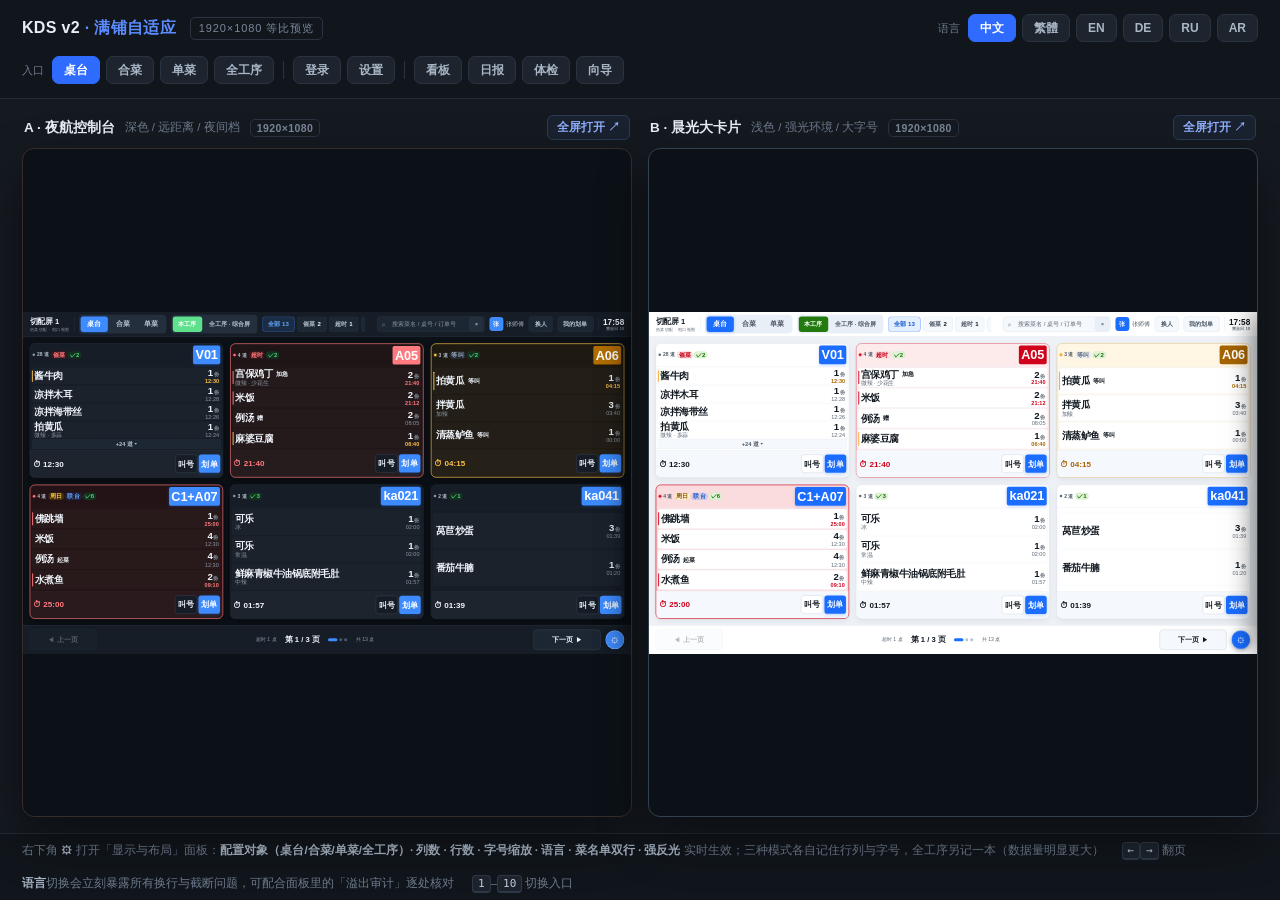
<file: docs/ProtoType/index.html>
<!DOCTYPE html>
<html lang="zh-CN">
<head>
<meta charset="UTF-8">
<meta name="viewport" content="width=device-width,initial-scale=1">
<title>KDS v2 · 满铺自适应原型比稿</title>
<style>
*{box-sizing:border-box;margin:0;padding:0}
html,body{height:100%;overflow:hidden}
body{
  background:#151A21;color:#E8EEF6;
  font-family:"PingFang SC","Microsoft YaHei","Noto Sans SC","Segoe UI",-apple-system,sans-serif;
  display:grid;grid-template-rows:auto 1fr auto;height:100vh;
}
header{
  display:flex;align-items:center;gap:14px;padding:14px 22px;
  border-bottom:1px solid #232B36;background:#11161C;flex-wrap:wrap;
}
h1{font-size:16px;font-weight:800;letter-spacing:.02em}
h1 span{color:#5B8CFF}
.tag{font-size:11px;color:#7A8798;letter-spacing:.08em;text-transform:uppercase;
  border:1px solid #2A3441;padding:3px 8px;border-radius:5px}
.sp{flex:1}
.grp{display:flex;align-items:center;gap:6px}
.grp > label{font-size:11px;color:#6E7B8C;margin-inline-end:2px}
.grp button{
  height:28px;padding:0 11px;border-radius:7px;background:#1D242E;border:1px solid #2A3441;
  color:#A9B6C6;font-size:12px;font-weight:700;cursor:pointer;font-family:inherit;
}
.grp button.on{background:#2F6BFF;border-color:#2F6BFF;color:#fff}
/* 入口分组分隔线：数据视图（桌台/合菜/单菜）与流程页（登录）不是同一类东西，
   中间用一道竖线断开，避免被读成「第四种视图」。 */
.grp .sep{flex:none;width:1px;height:18px;background:#2A3441;margin:0 3px}

/* 预览框高度必须由 grid 轨道显式撑满（minmax(0,1fr)）。
   踩过的坑：这里原本写 align-content:center，轨道退化成「按内容定高」，
   而 iframe 是 position:absolute（不参与撑高），.stage 的自适应高度就成了 0 ——
   结果是两个预览框完全看不见，只剩上下两条黑边。 */
main{display:grid;grid-template-columns:1fr 1fr;grid-template-rows:minmax(0,1fr);
  gap:16px;padding:16px 22px;min-height:0}
.pane{display:flex;flex-direction:column;min-height:0;min-width:0;gap:8px}
.ph{display:flex;align-items:center;gap:10px;padding:0 2px}
.ph b{font-size:13.5px;font-weight:800}
.ph .p{font-size:11.5px;color:#6E7B8C}
/* 设计尺寸标注：作业屏 1920×1080 与管理端 1440×900 不是同一个基准，
   不标出来会让人误判「管理端字太小」。 */
.ph .dims{
  font-size:10.5px;font-weight:800;color:#7A8798;letter-spacing:.04em;
  border:1px solid #2A3441;border-radius:5px;padding:2px 6px;white-space:nowrap;
}
.ph a{
  margin-inline-start:auto;font-size:11.5px;font-weight:700;color:#8FB0FF;text-decoration:none;
  border:1px solid #2A3B58;background:#1A2230;padding:4px 9px;border-radius:6px;white-space:nowrap;
}
.ph a:hover{background:#22304A}
.stage{
  flex:1;min-height:0;position:relative;overflow:hidden;
  border-radius:12px;border:1px solid #29323E;background:#0C1117;
  box-shadow:0 20px 50px rgba(0,0,0,.45);
}
/* 画布尺寸由 JS 按入口写入（作业屏 1920×1080 / 管理端 1440×900），
   这里只负责「按 transform 缩放并居中」，不再写死 16:9 —— 管理端是 16:10。 */
.stage iframe{
  position:absolute;top:0;left:0;border:0;
  transform-origin:top left;background:#0C1117;
}
.theme-a .stage{border-color:#3A2B2B}
.theme-b .stage{border-color:#33404F}

footer{
  padding:9px 22px;border-top:1px solid #232B36;background:#11161C;
  font-size:11.5px;color:#6E7B8C;display:flex;gap:18px;flex-wrap:wrap;align-items:center;
}
footer b{color:#A9B6C6;font-weight:700}
kbd{font-family:ui-monospace,Menlo,monospace;font-size:11px;background:#1D242E;border:1px solid #2E3947;
  border-bottom-width:2px;border-radius:4px;padding:1px 5px;color:#C3CEDA}
@media (max-width:900px){
  main{grid-template-columns:1fr;grid-template-rows:minmax(0,1fr) minmax(0,1fr)}
}
</style>
</head>
<body>

<header>
  <h1>KDS v2 <span>· 满铺自适应</span></h1>
  <span class="tag" id="hdrTag">等比预览 · 按入口画幅</span>
  <div class="sp"></div>

  <div class="grp">
    <label>语言</label>
    <button data-lang="zh" class="on">中文</button>
    <button data-lang="zh-TW">繁體</button>
    <button data-lang="en">EN</button>
    <button data-lang="de">DE</button>
    <button data-lang="ru">RU</button>
    <button data-lang="ar">AR</button>
  </div>
  <div class="grp" id="entryGrp">
    <label>入口</label>
    <!-- 按钮由底部脚本的 ENTRIES 数组生成：以后新增页面只改那一处 -->
  </div>
</header>

<main>
  <div class="pane theme-a" id="paneA">
    <div class="ph">
      <b>A · 夜航控制台</b><span class="p">深色 / 远距离 / 夜间档</span>
      <span class="dims" id="dimsA">1920×1080</span>
      <a href="app.html?theme=a" target="_blank">全屏打开 ↗</a>
    </div>
    <div class="stage"><iframe id="fA" title="方案A"></iframe></div>
  </div>
  <div class="pane theme-b" id="paneB">
    <div class="ph">
      <b>B · 晨光大卡片</b><span class="p">浅色 / 强光环境 / 大字号</span>
      <span class="dims" id="dimsB">1920×1080</span>
      <a href="app.html?theme=b" target="_blank">全屏打开 ↗</a>
    </div>
    <div class="stage"><iframe id="fB" title="方案B"></iframe></div>
  </div>
</main>

<footer>
  <span id="footTip">右下角 <b>⚙</b> 打开「显示与布局」面板</span>
  <span id="footKey"><kbd>←</kbd><kbd>→</kbd> 翻页</span>
  <span id="footLang"><b>语言</b>切换会立刻暴露所有换行与截断问题，可配合面板里的「溢出审计」逐处核对</span>
  <span id="footNav"></span>
</footer>

<script>
/* ============================================================
   入口清单 —— 以后新增页面 / 新视图，只改这一个数组
   ------------------------------------------------------------
   id    : 传给 app.html 的 ?view= 参数值（app.html 里必须存在同名视图）
   label : 顶部入口按钮文案
   sep   : 在这一项之前插一道竖线（用于把「流程页」和「数据视图」分开）
   tip   : 底部说明，写清这一屏要验证什么
   paged : 这一屏是否有分页 —— 决定要不要提示 ← → 翻页（登录这类无分页的屏必须置 false）
   ============================================================ */
const ENTRIES = [
  { id:'table', label:'桌台', paged:true,
    tip:'右下角 <b>⚙</b> 打开「显示与布局」面板：<b>配置对象（桌台/合菜/单菜/全工序）· 列数 · 行数 · 字号缩放 · 语言 · 菜名单双行 · 强反光</b> 实时生效；三种模式各自记住行列与字号，全工序另记一本（数据量明显更大）' },
  { id:'merge', label:'合菜', paged:true,
    tip:'右下角 <b>⚙</b> 打开面板：合菜卡按菜品聚合，左侧网格顶部与右侧面板齐平（此前多一条与顶栏重复的筛选条，已去掉）' },
  { id:'single', label:'单菜', paged:true,
    tip:'右下角 <b>⚙</b> 打开面板：一卡一菜的小卡形态，各视图的行列与字号<b>各自独立</b>，改一个不影响另外几个' },
  { id:'comboAll', label:'全工序', file:'app.html', paged:true, view:'single', qs:'scope=all',
    tip:'A-06 综合屏＝「范围」切到<b>全工序</b>，不是第四种视图 —— 三种模式（桌台/合菜/单菜）都能在全工序下跑，共用同一套渲染，只换数据源并强制标档口。默认<b>只读</b>：只隐藏会改状态的控件（划单/催菜/叫号），<b>等待时长与份数照常显示</b>；顶栏「我的划单」同时收起' },
  { id:'login', label:'登录', sep:true, paged:false,
    tip:'登录态会收起顶栏全部业务入口（视图切换 / 筛选 / 搜索 / 操作员 / 划单），只留<b>品牌块与时钟</b> —— 未登录却显示「张师傅」是自相矛盾；面板入口也在收起范围内，所以这一屏没有 ⚙' },
  { id:'settings', label:'设置', paged:false,
    tip:'A-12 屏端设置：<b>行列数给建议值但绝不自动改值</b>；字号 S/M/L 三档<b>并排小样预览</b>；本页是作业屏<b>唯一允许滚动</b>的页（配 ▲▼）；数据库区切到「普通屏」会整组消失；「搜索回车划整桌」旁有红字警示' },

  /* —— 以下四个是管理端（桌面鼠标，1440×900），跑在 admin.html —— */
  { id:'dash', label:'看板', file:'admin.html', w:1440, h:900, sep:true, paged:false,
    tip:'B-03 概览看板：5 个 KPI（含<b>报损数</b>）+ 折线 + 横向条形（<b>不做饼图</b>）+ 时间控件「今天 / 最近5日 / 最近7日 / 最近30日」+ 常驻异常提醒区；排行榜含饮品酒水，右侧「酒水 TOP」子榜可开关对照' },
  { id:'report', label:'日报', file:'admin.html', w:1440, h:900, paged:false,
    tip:'B-04 日报：<b>损耗总览＝退菜＋报损</b>合并成一张卡并写明公式 —— 分两处会让店长以为「退菜不算损耗」' },
  { id:'health', label:'体检', file:'admin.html', w:1440, h:900, paged:false,
    tip:'B-18 健康检查：路由 10 / 打印 7 / 语言 9 / 数据库 4 共 30 项，每项带【去修复】，Error 阻断保存、Warn 仅提示；下方 B-19 路由矩阵四态 <b>● ◐ ○ ●!</b> 与自检共用同一解析器' },
  { id:'wizard', label:'向导', file:'admin.html', w:1440, h:900, paged:false,
    tip:'B-02 初始化向导：五步 + 时区只读 + 门店编码创建后不可改 + 业态<b>仅预设默认值</b> + 跳过后补 + 重入提示条；最后一步是建库 / 迁移 / 种子三条进度' },
];

const S = { lang:'zh', view:'table' };
const fA = document.getElementById('fA'), fB = document.getElementById('fB');
const entryGrp = document.getElementById('entryGrp');

/* 入口可能落在不同文件：作业屏走 app.html（默认），管理端走 admin.html。
   管理端的 view 参数必须显式带上（它的默认视图是 dash，不是 table）。 */
function src(theme){
  const e = entry();
  const p = new URLSearchParams({theme});
  if(S.lang !== 'zh') p.set('lang', S.lang);
  if(e.file === 'admin.html'){
    p.set('view', e.id);
    /* 管理端要区分鼠标/触控两套密度：这里是「预览容器」，按当前设备的指针类型透传，
       免得在触摸一体机上打开比稿页、却看到一屏子 28px 的小按钮而误判「管理端没法摸」 */
    if(window.matchMedia && window.matchMedia('(pointer:coarse)').matches) p.set('input','touch');
  }
  else {
    /* id 是入口的唯一键，view 才是真正传给页面的模式名 —— 两者必须分开：
       「全工序」与「单菜」渲染的都是 single 模式，只是范围不同，
       若拿 id 当 view，两个入口会撞成同一个键，qs 就传不下去了。 */
    const v = e.view || e.id;
    if(v !== 'table') p.set('view', v);
  }
  /* 入口自带的额外参数（如「全工序」的 scope=all）原样透传 */
  if(e.qs) new URLSearchParams(e.qs).forEach((v,k)=> p.set(k,v));
  return (e.file || 'app.html') + '?' + p.toString();
}
/* 当前入口配置：入口按钮高亮、底部文案、翻页提示都从这里取 */
function entry(){ return ENTRIES.find(e=>e.id===S.view) || ENTRIES[0]; }

function syncEntries(){
  entryGrp.querySelectorAll('[data-view]').forEach(b=>
    b.classList.toggle('on', b.dataset.view===S.view));
  const e = entry();
  document.getElementById('footTip').innerHTML = e.tip;
  /* 登录页没有卡片网格，翻页提示留着就是误导，跟着入口收起。
     但「语言会暴露换行问题」这条要留 —— 登录页的六语言文案（请输入工号与 PIN 码）
     长度差异比列表页还大，恰恰是最该用语言切换压测的一屏。 */
  document.getElementById('footKey').hidden = !e.paged;
  /* 两个预览框的设计尺寸跟着入口变：管理端是 1440×900，不能按作业屏的 1920×1080 出图 */
  const dims = `${e.w||1920}×${e.h||1080}`;
  ['dimsA','dimsB'].forEach(id=>{ const n=document.getElementById(id); if(n) n.textContent = dims; });
  /* 顶栏徽标也跟着入口变：作业屏是触控 1920×1080，管理端是鼠标/触控 1440×900，
     写死「1920×1080 等比预览」会让人以为管理端字太小是压缩出来的 */
  document.getElementById('hdrTag').textContent = e.file === 'admin.html'
    ? '管理端 · ' + dims : dims + ' 等比预览';
  /* 快捷键范围由入口数量派生，加页面时不用回来改这里的数字 */
  document.getElementById('footNav').innerHTML = `<kbd>1</kbd>–<kbd>${ENTRIES.length}</kbd> 切换入口`;
  document.title = `KDS v2 · ${e.label} · 满铺自适应原型比稿`;
  writeHash();
}

function load(){
  fA.src = src('a');
  fB.src = src('b');
  document.querySelectorAll('.ph a').forEach(a=>{
    const th = a.closest('.pane').id.endsWith('A') ? 'a' : 'b';
    a.href = src(th);
  });
  syncEntries();
  /* 换入口可能换文件、换设计尺寸，缩放必须跟着重算 */
  requestAnimationFrame(fit);
}

/* 把当前入口写进 URL：比稿时可以直接把「语言 + 入口」的链接发给别人 */
function writeHash(){
  const q = new URLSearchParams({lang:S.lang, view:S.view}).toString();
  try { history.replaceState(null,'','#'+q); }
  catch(err) { location.hash = q; }   // file:// 下 replaceState 可能被拦
}
function readHash(){
  const h = new URLSearchParams(location.hash.slice(1));
  const lang = h.get('lang'), view = h.get('view');
  /* 旧深链写的是 #lang=yue（内部 key）。对外标签已统一为 zh-TW，这里做一次归一，
     否则老链接进来语言不高亮 —— 看着像没生效。 */
  const lg = (/^yue$/i.test(lang||'') ? 'zh-TW' : (/^zh-(tw|hant|hk)/i.test(lang||'') ? 'zh-TW' : lang));
  if(lg && LANGS.includes(lg)) S.lang = lg;
  if(view && ENTRIES.some(e=>e.id===view)) S.view = view;
}
/* 缩放基准取「当前入口的设计尺寸」，不是写死的 1920×1080 */
function fit(){
  const e = entry(), W = e.w || 1920, H = e.h || 1080;
  document.querySelectorAll('.stage').forEach(st=>{
    const f = st.querySelector('iframe');
    f.style.width  = W + 'px';
    f.style.height = H + 'px';
    const k = Math.min(st.clientWidth/W, st.clientHeight/H);
    f.style.transform = 'scale('+k+')';
    f.style.left = ((st.clientWidth  - W*k)/2) + 'px';
    f.style.top  = ((st.clientHeight - H*k)/2) + 'px';
  });
}
const LANGS = [...document.querySelectorAll('[data-lang]')].map(b=>b.dataset.lang);

/* 入口按钮由 ENTRIES 生成 —— 新增页面时这里不用动 */
ENTRIES.forEach(e=>{
  if(e.sep){ const s=document.createElement('span'); s.className='sep'; entryGrp.appendChild(s); }
  const b = document.createElement('button');
  b.dataset.view = e.id;
  b.textContent = e.label;
  b.title = e.label + '（' + e.id + '）';
  b.onclick = ()=>{ S.view = e.id; load(); };
  entryGrp.appendChild(b);
});

document.querySelectorAll('[data-lang]').forEach(b=>{
  b.onclick = ()=>{
    document.querySelectorAll('[data-lang]').forEach(x=>x.classList.remove('on'));
    b.classList.add('on'); S.lang = b.dataset.lang; load();
  };
});

/* 数字键 1–4 直接切入口：比稿时来回切四个入口，比点按钮快 */
document.addEventListener('keydown', ev=>{
  if(ev.ctrlKey || ev.metaKey || ev.altKey) return;
  /* 0 键 = 第 10 个入口：入口超过 9 个时，不能让最后一个没有快捷键 */
  const i = ev.key === '0' ? 9 : Number(ev.key) - 1;
  if(Number.isInteger(i) && i>=0 && i<ENTRIES.length){ S.view = ENTRIES[i].id; load(); }
});

/* 恢复上次入口：先按 URL 的 hash，再刷新按钮高亮 */
readHash();
document.querySelectorAll('[data-lang]').forEach(x=>x.classList.toggle('on', x.dataset.lang===S.lang));

window.addEventListener('resize', fit);
load();
new ResizeObserver(fit).observe(document.querySelector('main'));
setTimeout(fit, 60);
</script>
</body>
</html>
</file>
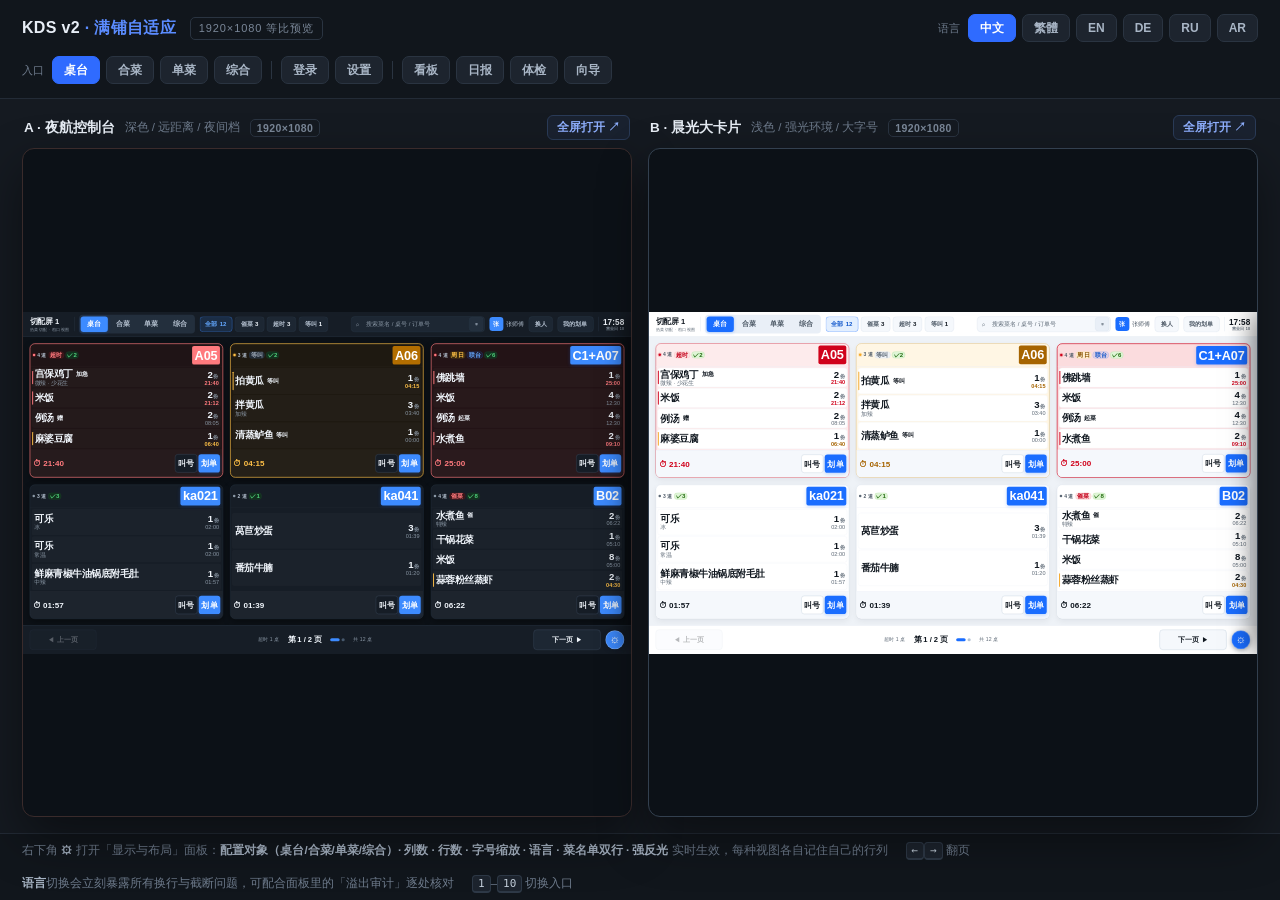
<file: docs/Prd/prototype/v2/index.html>
<!DOCTYPE html>
<html lang="zh-CN">
<head>
<meta charset="UTF-8">
<meta name="viewport" content="width=device-width,initial-scale=1">
<title>KDS v2 · 满铺自适应原型比稿</title>
<style>
*{box-sizing:border-box;margin:0;padding:0}
html,body{height:100%;overflow:hidden}
body{
  background:#151A21;color:#E8EEF6;
  font-family:"PingFang SC","Microsoft YaHei","Noto Sans SC","Segoe UI",-apple-system,sans-serif;
  display:grid;grid-template-rows:auto 1fr auto;height:100vh;
}
header{
  display:flex;align-items:center;gap:14px;padding:14px 22px;
  border-bottom:1px solid #232B36;background:#11161C;flex-wrap:wrap;
}
h1{font-size:16px;font-weight:800;letter-spacing:.02em}
h1 span{color:#5B8CFF}
.tag{font-size:11px;color:#7A8798;letter-spacing:.08em;text-transform:uppercase;
  border:1px solid #2A3441;padding:3px 8px;border-radius:5px}
.sp{flex:1}
.grp{display:flex;align-items:center;gap:6px}
.grp > label{font-size:11px;color:#6E7B8C;margin-inline-end:2px}
.grp button{
  height:28px;padding:0 11px;border-radius:7px;background:#1D242E;border:1px solid #2A3441;
  color:#A9B6C6;font-size:12px;font-weight:700;cursor:pointer;font-family:inherit;
}
.grp button.on{background:#2F6BFF;border-color:#2F6BFF;color:#fff}
/* 入口分组分隔线：数据视图（桌台/合菜/单菜）与流程页（登录）不是同一类东西，
   中间用一道竖线断开，避免被读成「第四种视图」。 */
.grp .sep{flex:none;width:1px;height:18px;background:#2A3441;margin:0 3px}

/* 预览框高度必须由 grid 轨道显式撑满（minmax(0,1fr)）。
   踩过的坑：这里原本写 align-content:center，轨道退化成「按内容定高」，
   而 iframe 是 position:absolute（不参与撑高），.stage 的自适应高度就成了 0 ——
   结果是两个预览框完全看不见，只剩上下两条黑边。 */
main{display:grid;grid-template-columns:1fr 1fr;grid-template-rows:minmax(0,1fr);
  gap:16px;padding:16px 22px;min-height:0}
.pane{display:flex;flex-direction:column;min-height:0;min-width:0;gap:8px}
.ph{display:flex;align-items:center;gap:10px;padding:0 2px}
.ph b{font-size:13.5px;font-weight:800}
.ph .p{font-size:11.5px;color:#6E7B8C}
/* 设计尺寸标注：作业屏 1920×1080 与管理端 1440×900 不是同一个基准，
   不标出来会让人误判「管理端字太小」。 */
.ph .dims{
  font-size:10.5px;font-weight:800;color:#7A8798;letter-spacing:.04em;
  border:1px solid #2A3441;border-radius:5px;padding:2px 6px;white-space:nowrap;
}
.ph a{
  margin-inline-start:auto;font-size:11.5px;font-weight:700;color:#8FB0FF;text-decoration:none;
  border:1px solid #2A3B58;background:#1A2230;padding:4px 9px;border-radius:6px;white-space:nowrap;
}
.ph a:hover{background:#22304A}
.stage{
  flex:1;min-height:0;position:relative;overflow:hidden;
  border-radius:12px;border:1px solid #29323E;background:#0C1117;
  box-shadow:0 20px 50px rgba(0,0,0,.45);
}
/* 画布尺寸由 JS 按入口写入（作业屏 1920×1080 / 管理端 1440×900），
   这里只负责「按 transform 缩放并居中」，不再写死 16:9 —— 管理端是 16:10。 */
.stage iframe{
  position:absolute;top:0;left:0;border:0;
  transform-origin:top left;background:#0C1117;
}
.theme-a .stage{border-color:#3A2B2B}
.theme-b .stage{border-color:#33404F}

footer{
  padding:9px 22px;border-top:1px solid #232B36;background:#11161C;
  font-size:11.5px;color:#6E7B8C;display:flex;gap:18px;flex-wrap:wrap;align-items:center;
}
footer b{color:#A9B6C6;font-weight:700}
kbd{font-family:ui-monospace,Menlo,monospace;font-size:11px;background:#1D242E;border:1px solid #2E3947;
  border-bottom-width:2px;border-radius:4px;padding:1px 5px;color:#C3CEDA}
@media (max-width:900px){
  main{grid-template-columns:1fr;grid-template-rows:minmax(0,1fr) minmax(0,1fr)}
}
</style>
</head>
<body>

<header>
  <h1>KDS v2 <span>· 满铺自适应</span></h1>
  <span class="tag" id="hdrTag">等比预览 · 按入口画幅</span>
  <div class="sp"></div>

  <div class="grp">
    <label>语言</label>
    <button data-lang="zh" class="on">中文</button>
    <button data-lang="yue">繁體</button>
    <button data-lang="en">EN</button>
    <button data-lang="de">DE</button>
    <button data-lang="ru">RU</button>
    <button data-lang="ar">AR</button>
  </div>
  <div class="grp" id="entryGrp">
    <label>入口</label>
    <!-- 按钮由底部脚本的 ENTRIES 数组生成：以后新增页面只改那一处 -->
  </div>
</header>

<main>
  <div class="pane theme-a" id="paneA">
    <div class="ph">
      <b>A · 夜航控制台</b><span class="p">深色 / 远距离 / 夜间档</span>
      <span class="dims" id="dimsA">1920×1080</span>
      <a href="app.html?theme=a" target="_blank">全屏打开 ↗</a>
    </div>
    <div class="stage"><iframe id="fA" title="方案A"></iframe></div>
  </div>
  <div class="pane theme-b" id="paneB">
    <div class="ph">
      <b>B · 晨光大卡片</b><span class="p">浅色 / 强光环境 / 大字号</span>
      <span class="dims" id="dimsB">1920×1080</span>
      <a href="app.html?theme=b" target="_blank">全屏打开 ↗</a>
    </div>
    <div class="stage"><iframe id="fB" title="方案B"></iframe></div>
  </div>
</main>

<footer>
  <span id="footTip">右下角 <b>⚙</b> 打开「显示与布局」面板</span>
  <span id="footKey"><kbd>←</kbd><kbd>→</kbd> 翻页</span>
  <span id="footLang"><b>语言</b>切换会立刻暴露所有换行与截断问题，可配合面板里的「溢出审计」逐处核对</span>
  <span id="footNav"></span>
</footer>

<script>
/* ============================================================
   入口清单 —— 以后新增页面 / 新视图，只改这一个数组
   ------------------------------------------------------------
   id    : 传给 app.html 的 ?view= 参数值（app.html 里必须存在同名视图）
   label : 顶部入口按钮文案
   sep   : 在这一项之前插一道竖线（用于把「流程页」和「数据视图」分开）
   tip   : 底部说明，写清这一屏要验证什么
   paged : 这一屏是否有分页 —— 决定要不要提示 ← → 翻页（登录这类无分页的屏必须置 false）
   ============================================================ */
const ENTRIES = [
  { id:'table', label:'桌台', paged:true,
    tip:'右下角 <b>⚙</b> 打开「显示与布局」面板：<b>配置对象（桌台/合菜/单菜/综合）· 列数 · 行数 · 字号缩放 · 语言 · 菜名单双行 · 强反光</b> 实时生效，每种视图各自记住自己的行列' },
  { id:'merge', label:'合菜', paged:true,
    tip:'右下角 <b>⚙</b> 打开面板：合菜卡按菜品聚合，左侧网格顶部与右侧面板齐平（此前多一条与顶栏重复的筛选条，已去掉）' },
  { id:'single', label:'单菜', paged:true,
    tip:'右下角 <b>⚙</b> 打开面板：一卡一菜的小卡形态，各视图的行列与字号<b>各自独立</b>，改一个不影响另外几个' },
  { id:'combo', label:'综合', paged:true,
    tip:'A-06 综合屏：屏上自带三个对照位 —— <b>布局</b>（统一 8×6 网格 / 按档口分栏）、<b>权限</b>（可操作 / 只读）、<b>汇总条</b>。切到只读时卡尾整条消失、卡片变矮多出一行，顶栏「我的划单」同时收起（只读屏点进去永远为空）' },
  { id:'login', label:'登录', sep:true, paged:false,
    tip:'登录态会收起顶栏全部业务入口（视图切换 / 筛选 / 搜索 / 操作员 / 划单），只留<b>品牌块与时钟</b> —— 未登录却显示「张师傅」是自相矛盾；面板入口也在收起范围内，所以这一屏没有 ⚙' },
  { id:'settings', label:'设置', paged:false,
    tip:'A-12 屏端设置：<b>行列数给建议值但绝不自动改值</b>；字号 S/M/L 三档<b>并排小样预览</b>；本页是作业屏<b>唯一允许滚动</b>的页（配 ▲▼）；数据库区切到「普通屏」会整组消失；「搜索回车划整桌」旁有红字警示' },

  /* —— 以下四个是管理端（桌面鼠标，1440×900），跑在 admin.html —— */
  { id:'dash', label:'看板', file:'admin.html', w:1440, h:900, sep:true, paged:false,
    tip:'B-03 概览看板：5 个 KPI（含<b>报损数</b>）+ 折线 + 横向条形（<b>不做饼图</b>）+ 时间控件「今天 / 最近5日 / 最近7日 / 最近30日」+ 常驻异常提醒区；排行榜含饮品酒水，右侧「酒水 TOP」子榜可开关对照' },
  { id:'report', label:'日报', file:'admin.html', w:1440, h:900, paged:false,
    tip:'B-04 日报：<b>损耗总览＝退菜＋报损</b>合并成一张卡并写明公式 —— 分两处会让店长以为「退菜不算损耗」' },
  { id:'health', label:'体检', file:'admin.html', w:1440, h:900, paged:false,
    tip:'B-18 健康检查：路由 10 / 打印 7 / 语言 9 / 数据库 4 共 30 项，每项带【去修复】，Error 阻断保存、Warn 仅提示；下方 B-19 路由矩阵四态 <b>● ◐ ○ ●!</b> 与自检共用同一解析器' },
  { id:'wizard', label:'向导', file:'admin.html', w:1440, h:900, paged:false,
    tip:'B-02 初始化向导：五步 + 时区只读 + 门店编码创建后不可改 + 业态<b>仅预设默认值</b> + 跳过后补 + 重入提示条；最后一步是建库 / 迁移 / 种子三条进度' },
];

const S = { lang:'zh', view:'table' };
const fA = document.getElementById('fA'), fB = document.getElementById('fB');
const entryGrp = document.getElementById('entryGrp');

/* 入口可能落在不同文件：作业屏走 app.html（默认），管理端走 admin.html。
   管理端的 view 参数必须显式带上（它的默认视图是 dash，不是 table）。 */
function src(theme){
  const e = entry();
  const p = new URLSearchParams({theme});
  if(S.lang !== 'zh') p.set('lang', S.lang);
  if(e.file === 'admin.html'){
    p.set('view', e.id);
    /* 管理端要区分鼠标/触控两套密度：这里是「预览容器」，按当前设备的指针类型透传，
       免得在触摸一体机上打开比稿页、却看到一屏子 28px 的小按钮而误判「管理端没法摸」 */
    if(window.matchMedia && window.matchMedia('(pointer:coarse)').matches) p.set('input','touch');
  }
  else if(S.view !== 'table') p.set('view', S.view);
  return (e.file || 'app.html') + '?' + p.toString();
}
/* 当前入口配置：入口按钮高亮、底部文案、翻页提示都从这里取 */
function entry(){ return ENTRIES.find(e=>e.id===S.view) || ENTRIES[0]; }

function syncEntries(){
  entryGrp.querySelectorAll('[data-view]').forEach(b=>
    b.classList.toggle('on', b.dataset.view===S.view));
  const e = entry();
  document.getElementById('footTip').innerHTML = e.tip;
  /* 登录页没有卡片网格，翻页提示留着就是误导，跟着入口收起。
     但「语言会暴露换行问题」这条要留 —— 登录页的六语言文案（请输入工号与 PIN 码）
     长度差异比列表页还大，恰恰是最该用语言切换压测的一屏。 */
  document.getElementById('footKey').hidden = !e.paged;
  /* 两个预览框的设计尺寸跟着入口变：管理端是 1440×900，不能按作业屏的 1920×1080 出图 */
  const dims = `${e.w||1920}×${e.h||1080}`;
  ['dimsA','dimsB'].forEach(id=>{ const n=document.getElementById(id); if(n) n.textContent = dims; });
  /* 顶栏徽标也跟着入口变：作业屏是触控 1920×1080，管理端是鼠标/触控 1440×900，
     写死「1920×1080 等比预览」会让人以为管理端字太小是压缩出来的 */
  document.getElementById('hdrTag').textContent = e.file === 'admin.html'
    ? '管理端 · ' + dims : dims + ' 等比预览';
  /* 快捷键范围由入口数量派生，加页面时不用回来改这里的数字 */
  document.getElementById('footNav').innerHTML = `<kbd>1</kbd>–<kbd>${ENTRIES.length}</kbd> 切换入口`;
  document.title = `KDS v2 · ${e.label} · 满铺自适应原型比稿`;
  writeHash();
}

function load(){
  fA.src = src('a');
  fB.src = src('b');
  document.querySelectorAll('.ph a').forEach(a=>{
    const th = a.closest('.pane').id.endsWith('A') ? 'a' : 'b';
    a.href = src(th);
  });
  syncEntries();
  /* 换入口可能换文件、换设计尺寸，缩放必须跟着重算 */
  requestAnimationFrame(fit);
}

/* 把当前入口写进 URL：比稿时可以直接把「语言 + 入口」的链接发给别人 */
function writeHash(){
  const q = new URLSearchParams({lang:S.lang, view:S.view}).toString();
  try { history.replaceState(null,'','#'+q); }
  catch(err) { location.hash = q; }   // file:// 下 replaceState 可能被拦
}
function readHash(){
  const h = new URLSearchParams(location.hash.slice(1));
  const lang = h.get('lang'), view = h.get('view');
  if(lang && LANGS.includes(lang)) S.lang = lang;
  if(view && ENTRIES.some(e=>e.id===view)) S.view = view;
}
/* 缩放基准取「当前入口的设计尺寸」，不是写死的 1920×1080 */
function fit(){
  const e = entry(), W = e.w || 1920, H = e.h || 1080;
  document.querySelectorAll('.stage').forEach(st=>{
    const f = st.querySelector('iframe');
    f.style.width  = W + 'px';
    f.style.height = H + 'px';
    const k = Math.min(st.clientWidth/W, st.clientHeight/H);
    f.style.transform = 'scale('+k+')';
    f.style.left = ((st.clientWidth  - W*k)/2) + 'px';
    f.style.top  = ((st.clientHeight - H*k)/2) + 'px';
  });
}
const LANGS = [...document.querySelectorAll('[data-lang]')].map(b=>b.dataset.lang);

/* 入口按钮由 ENTRIES 生成 —— 新增页面时这里不用动 */
ENTRIES.forEach(e=>{
  if(e.sep){ const s=document.createElement('span'); s.className='sep'; entryGrp.appendChild(s); }
  const b = document.createElement('button');
  b.dataset.view = e.id;
  b.textContent = e.label;
  b.title = e.label + '（' + e.id + '）';
  b.onclick = ()=>{ S.view = e.id; load(); };
  entryGrp.appendChild(b);
});

document.querySelectorAll('[data-lang]').forEach(b=>{
  b.onclick = ()=>{
    document.querySelectorAll('[data-lang]').forEach(x=>x.classList.remove('on'));
    b.classList.add('on'); S.lang = b.dataset.lang; load();
  };
});

/* 数字键 1–4 直接切入口：比稿时来回切四个入口，比点按钮快 */
document.addEventListener('keydown', ev=>{
  if(ev.ctrlKey || ev.metaKey || ev.altKey) return;
  /* 0 键 = 第 10 个入口：入口超过 9 个时，不能让最后一个没有快捷键 */
  const i = ev.key === '0' ? 9 : Number(ev.key) - 1;
  if(Number.isInteger(i) && i>=0 && i<ENTRIES.length){ S.view = ENTRIES[i].id; load(); }
});

/* 恢复上次入口：先按 URL 的 hash，再刷新按钮高亮 */
readHash();
document.querySelectorAll('[data-lang]').forEach(x=>x.classList.toggle('on', x.dataset.lang===S.lang));

window.addEventListener('resize', fit);
load();
new ResizeObserver(fit).observe(document.querySelector('main'));
setTimeout(fit, 60);
</script>
</body>
</html>
</file>
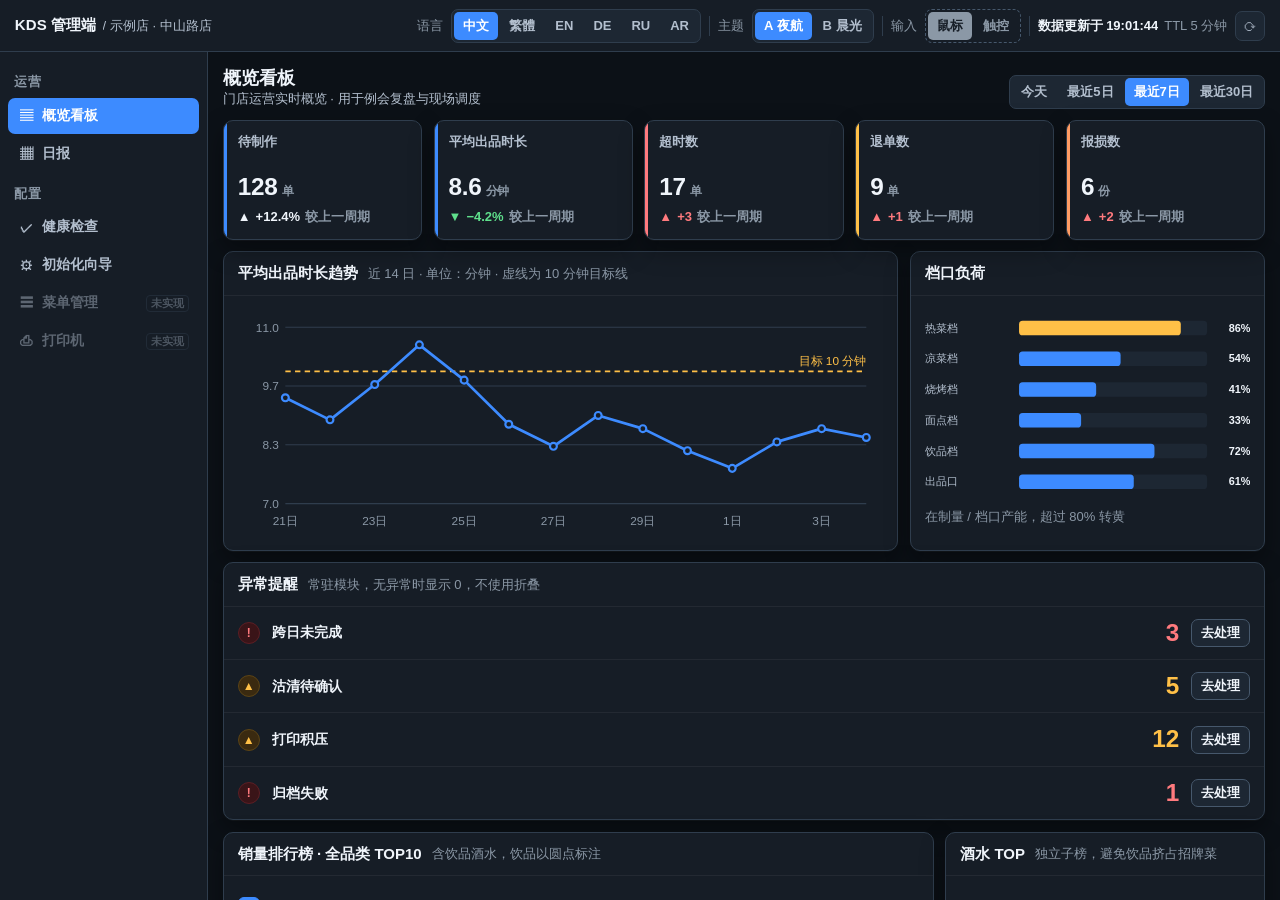
<file: docs/ProtoType/admin.html>
<!DOCTYPE html>
<!-- ==========================================================================
     KDS 管理端原型（B-03 概览看板 / B-04 日报 / B-18 健康检查 + B-19 路由矩阵 / B-02 初始化向导）
     URL：admin.html?view=dash|report|health|wizard&theme=a|b&lang=zh|zh-TW|en|de|ru|ar
     （lang 同时接受旧写法 yue，以及 zh-Hant / zh-HK —— 都指向同一份繁體詞典）

     与作业屏 app.html 的关系：
     - 复用同一套颜色令牌（core.css 兜底 + theme-a / theme-b 覆盖），主题靠 <html data-theme> 切换；
     - 不复用作业屏的结构类（.top / .btn / .card …），管理端全部 adm- 前缀，两条线互不影响；
     - 范式不同：作业屏是触屏（行高 48–86px），管理端是桌面鼠标（控件 34px / 正文 14px）。
     ========================================================================== -->
<html lang="zh-CN" dir="ltr" data-theme="a">
<head>
<meta charset="UTF-8">
<meta name="viewport" content="width=device-width,initial-scale=1">
<title>KDS 管理端 · 原型</title>
<!-- 主题挂 <html>：令牌变量必须能被所有元素取到，挂在容器上会让浮层/提示条取不到变量。 -->
<link rel="stylesheet" href="css/core.css">
<link rel="stylesheet" href="css/theme-a.css">
<link rel="stylesheet" href="css/theme-b.css">
<!-- 管理端自有样式必须在主题之后：它定义 --adm-* 语义别名指向令牌，顺序反了不会报错但可读性变差 -->
<link rel="stylesheet" href="css/admin.css">
<script>
/* 首屏防闪：在样式生效前就把 data-theme / lang / dir 写到 <html> 上。
   原型里不做持久化，但避免「先浅色一帧再变深色」的跳变。 */
(function(){
  var q=new URLSearchParams(location.search);
  var th=q.get('theme'); document.documentElement.setAttribute('data-theme', (th==='b'?'b':'a'));
  var lg=q.get('lang'); if(!lg) lg='zh';
  if(/^zh-(tw|hant|hk)/i.test(lg)) lg='yue';          /* 对外接受 BCP-47，内部 key 仍是 'yue' */
  var M={zh:['zh-CN','ltr'],yue:['zh-TW','ltr'],en:['en','ltr'],de:['de','ltr'],ru:['ru','ltr'],ar:['ar','rtl']};
  var m=M[lg]||M.zh;
  document.documentElement.setAttribute('lang',m[0]);
  document.documentElement.setAttribute('dir',m[1]);
})();
</script>
</head>
<body>

<div id="adm" class="adm">
  <!-- ===================== 顶栏（固定） ===================== -->
  <header class="adm-top">
    <div class="adm-brand">
      <b id="admProd">KDS 管理端</b>
      <span id="admShop"></span>
    </div>
    <div class="adm-top-sp"></div>
    <div class="adm-cluster">
      <span class="adm-clabel" id="admLangLbl">语言</span>
      <div class="adm-seg" id="admLang" role="group" aria-label="语言"></div>
      <span class="adm-vsep"></span>
      <span class="adm-clabel" id="admThemeLbl">主题</span>
      <div class="adm-seg" id="admTheme" role="group" aria-label="主题">
        <button type="button" data-act="theme" data-v="a">A 夜航</button>
        <button type="button" data-act="theme" data-v="b">B 晨光</button>
      </div>
      <span class="adm-vsep"></span>
      <!-- 评审对照位（虚线框）：切换「鼠标范式 / 触控范式」。
           真机是触摸屏时会自动进触控，这里只是让人在任意设备上都能比两种形态。 -->
      <span class="adm-clabel" id="admInputLbl">输入</span>
      <div class="adm-seg review" id="admInput" role="group" aria-label="输入方式（评审对照位）">
        <button type="button" data-act="input" data-v="mouse">鼠标</button>
        <button type="button" data-act="input" data-v="touch">触控</button>
      </div>
      <span class="adm-vsep"></span>
      <div class="adm-clock">
        <span class="v" id="admUpdated"></span>
        <span class="ttl" id="admTtl"></span>
      </div>
      <button type="button" class="adm-iconbtn" id="admRefresh" data-act="refresh" title="刷新">⟳</button>
    </div>
  </header>

  <!-- ===================== 主体：侧栏固定 + 内容区滚动 ===================== -->
  <div class="adm-main">
    <nav class="adm-nav" id="admNav" aria-label="主导航"></nav>
    <main class="adm-content" id="admContent"></main>
  </div>
</div>

<!-- 提示条：原型里所有「点击后的反馈」都走这里，不用 alert（alert 会打断评审节奏且无法截图） -->
<div class="adm-toast" id="admToast" role="status" aria-live="polite">
  <span class="ico" aria-hidden="true">i</span><span class="tx" id="admToastTx"></span>
</div>

<script>
(function(){
'use strict';

/* ==========================================================================
   1. 状态与 URL 参数
   ========================================================================== */
const VIEWS = ['dash','report','health','wizard'];
const S = {
  view : 'dash',
  theme: 'a',
  lang : 'zh',
  range: 'd7',      /* dash 时间档：d1 今天 / d5 最近5日 / d7 最近7日 / d30 最近30日 */
  drinks: true,     /* 是否单独给酒水 TOP 子榜 —— 本屏的核心决策开关 */
  step : 1,         /* wizard 当前步 */
  engine:'sqlite',  /* 数据库引擎：sqlite | sqlsrv */
  matrix: true,     /* B-19 路由矩阵下钻面板默认展开（评审要一眼看到，不藏起来） */
  dbTest: null,     /* null=未测试 / 'ok' / 'fail' */
  /* 输入方式：mouse | touch。
     默认按真机指针类型判定 —— 管理端既是店里那台触摸一体机上的页面，也是办公室电脑上的页面，
     同一个 URL 要给两拨人各自合适的密度。屏上对照位可以手动覆盖。 */
  input: (window.matchMedia && window.matchMedia('(pointer:coarse)').matches) ? 'touch' : 'mouse'
};
(function readQuery(){
  const q = new URLSearchParams(location.search);
  if(VIEWS.indexOf(q.get('view'))>=0) S.view = q.get('view');
  if(q.get('theme')==='b' || q.get('theme')==='a') S.theme = q.get('theme');
  const _lg = q.get('lang');
  /* 对外接受 BCP-47（zh-TW / zh-Hant / zh-HK），内部 key 仍是 'yue' */
  if(_lg) S.lang = (/^zh-(tw|hant|hk)/i.test(_lg) ? 'yue' : _lg);
  if(q.get('input')==='touch' || q.get('input')==='mouse') S.input = q.get('input');
})();

/* ==========================================================================
   2. 语言元数据
   len = 相对中文的文本膨胀系数（排版按最坏的 2.3 预留）。
   tag 一律 BCP-47 并与 KDS-09 §11 对齐：zh-CN / **zh-TW** / en / de / ru / ar。
   繁体不能写裸 'zh-Hant' 或 'yue'：前者不含地区、后者只声明语种不带文字系统，
   浏览器仍可能按简体字形回退，正体字要靠明确的 zh-TW 才稳。
   注：内部 key 沿用 'yue' 只是历史包袱（旧深链 ?lang=yue 要继续能用），对外以 tag 为准。
   ========================================================================== */
const LANG_META = {
  zh :{tag:'zh-CN',       dir:'ltr', len:1.00, name:'简体中文', short:'中文'},
  yue:{tag:'zh-TW',       dir:'ltr', len:1.05, name:'繁體中文', short:'繁體'},
  en :{tag:'en',          dir:'ltr', len:1.70, name:'English',  short:'EN'},
  de :{tag:'de',          dir:'ltr', len:2.20, name:'Deutsch',  short:'DE'},
  ru :{tag:'ru',          dir:'ltr', len:2.30, name:'Русский',  short:'RU'},
  ar :{tag:'ar',          dir:'rtl', len:1.35, name:'العربية',  short:'AR'}
};
const meta = () => LANG_META[S.lang] || LANG_META.zh;

/* ==========================================================================
   3. 词典
   每屏只挑最关键 UI 文案 + 会随语言变化的数据（品项名 / 档口名 / 检查项名）。
   未命中的 key 回落到中文，保证新增语言时不会整屏变 key 名。
   ========================================================================== */
const T = {

/* ---------------------------------------------------------------- zh ------ */
zh:{
  c_product:'KDS 管理端', c_shop:'示例店 · 中山路店',
  c_navOps:'运营', c_navCfg:'配置',
  c_navDash:'概览看板', c_navReport:'日报', c_navHealth:'健康检查', c_navWizard:'初始化向导',
  c_navMenu:'菜单管理', c_navPrinter:'打印机', c_soon:'未实现',
  c_input:'输入', c_inMouse:'鼠标', c_inTouch:'触控', c_theme:'主题', c_themeA:'A 夜航', c_themeB:'B 晨光', c_lang:'语言',
  c_updated:'数据更新于 {t}', c_ttl:'TTL 5 分钟', c_refresh:'刷新数据',
  c_go:'去处理', c_cfg:'去配置', c_export:'导出', c_fold:'收起', c_unfold:'展开',
  c_rank:'排名', c_item:'品项', c_cat:'分类', c_qty:'销量', c_amt:'金额', c_total:'合计',

  d_title:'概览看板', d_sub:'门店运营实时概览 · 用于例会复盘与现场调度',
  d_k1:'待制作', d_k2:'平均出品时长', d_k3:'超时数', d_k4:'退单数', d_k5:'报损数',
  u_order:'单', u_min:'分钟', u_portion:'份', d_vs:'较上一周期',
  d_r1:'今天', d_r5:'最近5日', d_r7:'最近7日', d_r30:'最近30日',
  d_trend:'平均出品时长趋势', d_trendNote:'近 14 日 · 单位：分钟 · 虚线为 10 分钟目标线',
  d_load:'档口负荷', d_loadNote:'在制量 / 档口产能，超过 80% 转黄',
  d_alert:'异常提醒', d_alertNote:'常驻模块，无异常时显示 0，不使用折叠',
  a1:'跨日未完成', a2:'沽清待确认', a3:'打印积压', a4:'归档失败',
  d_rankAll:'销量排行榜 · 全品类 TOP10', d_rankNote:'含饮品酒水，饮品以圆点标注',
  d_rankDrinks:'酒水 TOP', d_rankDrinkNote:'独立子榜，避免饮品挤占招牌菜',
  d_split:'单独显示酒水子榜',
  d_splitHint:'不分子榜时可乐会挤掉招牌菜，容易误判',
  d_chartLine:'折线图：近 14 日平均出品时长趋势',
  d_chartBar:'横向条形图：6 个档口的当前负荷',
  d_axisDay:'日', d_target:'目标 10 分钟',

  r_title:'日报', r_sub:'单日经营明细与损耗归因',
  r_loss:'损耗总览', r_lossRet:'退菜', r_lossWaste:'报损', r_lossTotal:'合计',
  r_lossFormula:'合计 = 退菜 + 报损',
  r_date:'日期', r_export:'导出 CSV',
  r_colItem:'品项', r_colCat:'分类', r_colQty:'销量', r_colRet:'退菜数', r_colWaste:'报损数', r_colAmt:'金额',
  r_cur:'¥',

  h_title:'健康检查', h_sub:'上线前自检 · 共 30 项，Error 必须清零才能保存',
  h_err:'Error', h_warn:'Warn', h_info:'Info', h_ok:'通过',
  h_block:'Error 阻断保存', h_pass:'通过 {x}/{n}',
  g_route:'路由', g_print:'打印', g_lang:'语言', g_db:'数据库',
  h_fix:'去修复', h_cfg:'去配置', h_toast:'跳转到「{p}」配置页并定位到「{a}」',
  p_route:'档口路由', p_print:'打印配置', p_lang:'语言与翻译', p_db:'数据库',
  h_exportCsv:'导出 CSV', h_exportPdf:'导出 PDF', h_sign:'门店签字留档',
  h_mx:'B-19 路由矩阵', h_mxBtn:'路由矩阵', h_mxNote:'与自检共用同一解析器',
  h_mxSub:'行为单据 / 事件类型，列为目标档口 / 终端',
  mx1:'下单', mx2:'加菜', mx3:'退菜', mx4:'划单', mx5:'催菜', mx6:'叫号', mx7:'换台', mx8:'并台', mx9:'沽清', mx10:'结账',
  mc1:'热菜档', mc2:'凉菜档', mc3:'烧烤档', mc4:'面点档', mc5:'饮品档', mc6:'前台收银',
  lg1:'● 已配置', lg2:'◐ 部分配置', lg3:'○ 未配置', lg4:'●! 配置有误',

  w_title:'初始化向导', w_sub:'五步完成门店上线配置，可随时退出后重入',
  w_skip:'跳过后补', w_prev:'上一步', w_next:'下一步', w_finish:'完成安装',
  w_s1:'语言地区', w_s2:'门店信息', w_s3:'数据库', w_s4:'营业日与餐段', w_s5:'创建管理员',
  w_lang:'界面语言', w_langHint:'影响全部终端、打印模板与导出文件',
  w_tz:'时区', w_tzHint:'取本机时区，不可修改：配错会让所有时长统计偏移',
  w_shopName:'门店名称', w_code:'门店编码', w_codeWarn:'创建后不可修改',
  w_codeConfirm:'门店编码创建后不可修改，请与总部下发编码核对一致后再继续',
  w_biz:'业态', w_bizHint:'仅预设默认值，不改变功能',
  bz1:'正餐', bz2:'快餐', bz3:'火锅', bz4:'饮品',
  w_addr:'地址', w_tel:'联系电话',
  w_engine:'数据库引擎', w_host:'服务器地址', w_port:'端口', w_dbname:'库名', w_user:'账号', w_pwd:'密码',
  w_sqlite:'SQLite', w_sqliteNote:'单机，零配置', w_sqlsrv:'SQL Server', w_sqlsrvNote:'连锁，需服务器',
  w_test:'测试连接', w_testOk:'连接成功：延迟 12 ms，版本匹配', w_testFail:'连接失败：无法解析主机，请检查地址与端口',
  w_dayStart:'营业日起始时间', w_dayHint:'早于此时间的订单归入前一营业日',
  w_seg:'餐段', w_segHint:'未启用的餐段不参与出品时长统计',
  wg1:'早餐', wg2:'午餐', wg3:'下午茶', wg4:'晚餐', wg5:'夜宵',
  w_adminTitle:'创建管理员', w_name:'姓名', w_empno:'工号', w_mobile:'手机', w_pwd:'密码', w_pwd2:'确认密码',
  w_prog1:'建库', w_prog2:'结构迁移', w_prog3:'种子数据', w_retry:'重试', w_progFail:'失败',
  w_resume:'上次未完成：已建库，从数据库步骤继续',
  w_resumeHint:'中途失败或退出可重新进入，向导记住已完成步骤并从断点继续',
  w_done:'安装完成，正在进入管理端首页',

  n_gongbao:'宫保鸡丁', n_shuizhu:'水煮鱼', n_coke:'可乐', n_mabo:'麻婆豆腐', n_huacai:'干锅花菜',
  n_orange:'鲜榨橙汁', n_beef:'番茄牛腩', n_shrimp:'蒜蓉粉丝蒸虾', n_rice:'米饭', n_cucumber:'拍黄瓜',
  n_letea:'冰柠檬茶', n_beer:'鲜啤', n_yogurt:'自制酸奶', n_fish:'清蒸鲈鱼', n_noodle:'担担面', n_soup:'例汤',
  cat_hot:'热菜', cat_cold:'凉菜', cat_staple:'主食', cat_drink:'饮品酒水',
  st1:'热菜档', st2:'凉菜档', st3:'烧烤档', st4:'面点档', st5:'饮品档', st6:'出品口',

  hi:{
    route:[
      ['下单 → 热菜档','下单事件已绑定热菜档，超时阈值 8 分钟'],
      ['加菜 → 热菜档','加菜继承原单档口，无需单独配置'],
      ['退菜 → 出品口','退菜未路由到出品口，前台收不到退菜回执'],
      ['划单 → 传菜口','绑定 2 个终端，其中 1 个离线'],
      ['催菜 → 全部档口','催菜为广播事件，全部档口同步提醒'],
      ['叫号 → 前台','叫号事件绑定前台取餐屏'],
      ['换台 → 点单机','3 台点单机中仅 2 台收到换台事件'],
      ['并台 → 点单机','并台事件已绑定全部点单机'],
      ['沽清 → 全部档口','沽清为广播事件，不可单独停用'],
      ['结账 → 收银','结账事件绑定收银终端']
    ],
    print:[
      ['热菜档打印机','HP-Laser-01 在线，纸宽 80 mm'],
      ['凉菜档打印机','未检测到打印机，凉菜单当前走热菜档'],
      ['饮品档打印机','队列积压 12 张，最近 1 小时未出单'],
      ['前台小票打印机','在线，已设为默认小票机'],
      ['厨房总单打印','在线，总单模板 v3'],
      ['打印模板绑定','6 个档口均已绑定出单模板'],
      ['打印队列归档','历史积压已归档，保留 30 天']
    ],
    lang:[
      ['简体中文','词条 1240 / 1240，无缺失'],
      ['繁體中文（香港）','词条 1240 / 1240，无缺失'],
      ['English','缺失 6 条，集中在导出文件表头'],
      ['Deutsch','缺失 18 条，集中在报表页'],
      ['Русский','缺失 24 条，集中在向导页'],
      ['العربية','词条完整，RTL 镜像已验证'],
      ['RTL 布局镜像','阿拉伯语下侧栏与表格已镜像，图表数值轴保持原方向'],
      ['字体回退链','简体 / 繁体 / 阿拉伯字形栈均已命中'],
      ['数字与日期格式','部分终端仍用 yyyy/MM/dd，与门店习惯不一致']
    ],
    db:[
      ['数据库连接','SQLite 本地库，延迟 3 ms'],
      ['表结构版本','当前 v12，期望 v14，需执行迁移'],
      ['归档任务','最近一次归档在 3 天前，建议每日执行'],
      ['备份策略','每日 03:00 全量备份，保留 14 天']
    ]
  }
},

/* ------------------------------------------------------- yue（tag: zh-TW）--
   正體字形 + 港式餐飲用詞（落單／併檯／走單／起菜／執碼／檔口）。
   不是把簡體轉繁體就算完：詞彙層面大量不同，否則港澳同事讀起來彆扭。 */
yue:{
  c_product:'KDS 管理端', c_shop:'示範店 · 中山路店',
  c_navOps:'營運', c_navCfg:'設定',
  c_navDash:'概覽看板', c_navReport:'日報', c_navHealth:'健康檢查', c_navWizard:'初始化精靈',
  c_navMenu:'餐牌管理', c_navPrinter:'打印機', c_soon:'未實作',
  c_input:'輸入', c_inMouse:'滑鼠', c_inTouch:'觸控', c_theme:'主題', c_themeA:'A 夜航', c_themeB:'B 晨光', c_lang:'語言',
  c_updated:'數據更新於 {t}', c_ttl:'TTL 5 分鐘', c_refresh:'刷新數據',
  c_go:'去處理', c_cfg:'去設定', c_export:'匯出', c_fold:'收起', c_unfold:'展開',
  c_rank:'排名', c_item:'品項', c_cat:'分類', c_qty:'銷量', c_amt:'金額', c_total:'合計',

  d_title:'概覽看板', d_sub:'門店營運即時概覽 · 用於例會檢討與現場調度',
  d_k1:'待整', d_k2:'平均出餐時間', d_k3:'超時數', d_k4:'退單數', d_k5:'報損數',
  u_order:'張', u_min:'分鐘', u_portion:'份', d_vs:'較上一週期',
  d_r1:'今天', d_r5:'最近5日', d_r7:'最近7日', d_r30:'最近30日',
  d_trend:'平均出餐時間趨勢', d_trendNote:'近 14 日 · 單位：分鐘 · 虛線為 10 分鐘目標線',
  d_load:'檔口負荷', d_loadNote:'在製量 / 檔口產能，超過 80% 轉黃',
  d_alert:'異常提醒', d_alertNote:'常駐模組，無異常時顯示 0，不使用摺疊',
  a1:'跨日未完成', a2:'沽清待確認', a3:'打印積壓', a4:'歸檔失敗',
  d_rankAll:'銷量排行榜 · 全品類 TOP10', d_rankNote:'含飲品酒水，飲品以圓點標註',
  d_rankDrinks:'酒水 TOP', d_rankDrinkNote:'獨立子榜，避免飲品擠佔招牌菜',
  d_split:'單獨顯示酒水子榜',
  d_splitHint:'不分子榜時可樂會擠掉招牌菜，容易誤判',
  d_chartLine:'折線圖：近 14 日平均出餐時間趨勢',
  d_chartBar:'橫向條形圖：6 個檔口的當前負荷',
  d_axisDay:'日', d_target:'目標 10 分鐘',

  r_title:'日報', r_sub:'單日經營明細與損耗歸因',
  r_loss:'損耗總覽', r_lossRet:'退菜', r_lossWaste:'報損', r_lossTotal:'合計',
  r_lossFormula:'合計 = 退菜 + 報損',
  r_date:'日期', r_export:'匯出 CSV',
  r_colItem:'品項', r_colCat:'分類', r_colQty:'銷量', r_colRet:'退菜數', r_colWaste:'報損數', r_colAmt:'金額',
  r_cur:'HK$',

  h_title:'健康檢查', h_sub:'上線前自檢 · 共 30 項，Error 必須清零才可儲存',
  h_err:'Error', h_warn:'Warn', h_info:'Info', h_ok:'通過',
  h_block:'Error 阻斷儲存', h_pass:'通過 {x}/{n}',
  g_route:'路由', g_print:'打印', g_lang:'語言', g_db:'資料庫',
  h_fix:'去修復', h_cfg:'去設定', h_toast:'跳轉到「{p}」設定頁並定位到「{a}」',
  p_route:'檔口路由', p_print:'打印設定', p_lang:'語言與翻譯', p_db:'資料庫',
  h_exportCsv:'匯出 CSV', h_exportPdf:'匯出 PDF', h_sign:'門店簽字留檔',
  h_mx:'B-19 路由矩陣', h_mxBtn:'路由矩陣', h_mxNote:'與自檢共用同一解析器',
  h_mxSub:'行為單據 / 事件類型，列為目標檔口 / 終端',
  mx1:'落單', mx2:'加菜', mx3:'退菜', mx4:'劃單', mx5:'催菜', mx6:'叫號', mx7:'轉檯', mx8:'併檯', mx9:'沽清', mx10:'結帳',
  mc1:'熱菜檔', mc2:'凍菜檔', mc3:'燒烤檔', mc4:'點心檔', mc5:'飲品檔', mc6:'前台收銀',
  lg1:'● 已設定', lg2:'◐ 部分設定', lg3:'○ 未設定', lg4:'●! 設定有誤',

  w_title:'初始化精靈', w_sub:'五步完成門店上線設定，可隨時退出後重入',
  w_skip:'跳過後補', w_prev:'上一步', w_next:'下一步', w_finish:'完成安裝',
  w_s1:'語言地區', w_s2:'門店資料', w_s3:'資料庫', w_s4:'營業日與餐段', w_s5:'建立管理員',
  w_lang:'介面語言', w_langHint:'影響全部終端、打印範本與匯出檔案',
  w_tz:'時區', w_tzHint:'取本機時區，不可修改：配錯會令所有時長統計偏移',
  w_shopName:'門店名稱', w_code:'門店編號', w_codeWarn:'建立後不可修改',
  w_codeConfirm:'門店編號建立後不可修改，請與總部下發編號核對一致後再繼續',
  w_biz:'業態', w_bizHint:'僅預設預設值，不改變功能',
  bz1:'正餐', bz2:'快餐', bz3:'火鍋', bz4:'飲品',
  w_addr:'地址', w_tel:'聯絡電話',
  w_engine:'資料庫引擎', w_host:'伺服器地址', w_port:'埠', w_dbname:'庫名', w_user:'帳號', w_pwd:'密碼',
  w_sqlite:'SQLite', w_sqliteNote:'單機，零設定', w_sqlsrv:'SQL Server', w_sqlsrvNote:'連鎖，需伺服器',
  w_test:'測試連線', w_testOk:'連線成功：延遲 12 ms，版本匹配', w_testFail:'連線失敗：無法解析主機，請檢查地址與埠',
  w_dayStart:'營業日開始時間', w_dayHint:'早於此時間的訂單歸入前一營業日',
  w_seg:'餐段', w_segHint:'未啟用的餐段不參與出餐時間統計',
  wg1:'早餐', wg2:'午餐', wg3:'下午茶', wg4:'晚餐', wg5:'宵夜',
  w_adminTitle:'建立管理員', w_name:'姓名', w_empno:'工號', w_mobile:'手機', w_pwd:'密碼', w_pwd2:'確認密碼',
  w_prog1:'建庫', w_prog2:'結構遷移', w_prog3:'種子資料', w_retry:'重試', w_progFail:'失敗',
  w_resume:'上次未完成：已建庫，從資料庫步驟繼續',
  w_resumeHint:'中途失敗或退出可重新進入，精靈記住已完成步驟並從斷點繼續',
  w_done:'安裝完成，正在進入管理端首頁',

  n_gongbao:'宮保雞丁', n_shuizhu:'水煮魚', n_coke:'可樂', n_mabo:'麻婆豆腐', n_huacai:'乾鍋花菜',
  n_orange:'鮮榨橙汁', n_beef:'番茄牛腩', n_shrimp:'蒜蓉粉絲蒸蝦', n_rice:'白飯', n_cucumber:'拍青瓜',
  n_letea:'凍檸檬茶', n_beer:'生啤', n_yogurt:'自製乳酪', n_fish:'清蒸鱸魚', n_noodle:'擔擔麵', n_soup:'例湯',
  cat_hot:'熱菜', cat_cold:'凍菜', cat_staple:'主食', cat_drink:'飲品酒水',
  st1:'熱菜檔', st2:'凍菜檔', st3:'燒烤檔', st4:'點心檔', st5:'飲品檔', st6:'出菜口',

  hi:{
    route:[
      ['落單 → 熱菜檔','落單事件已綁定熱菜檔，超時閾值 8 分鐘'],
      ['加菜 → 熱菜檔','加菜繼承原單檔口，無需單獨設定'],
      ['退菜 → 出菜口','退菜未路由到出菜口，前台收不到退菜回執'],
      ['劃單 → 傳菜口','綁定 2 個終端，其中 1 個離線'],
      ['催菜 → 全部檔口','催菜為廣播事件，全部檔口同步提醒'],
      ['叫號 → 前台','叫號事件綁定前台取餐屏'],
      ['轉檯 → 落單機','3 部落單機中僅 2 部收到轉檯事件'],
      ['併檯 → 落單機','併檯事件已綁定全部落單機'],
      ['沽清 → 全部檔口','沽清為廣播事件，不可單獨停用'],
      ['結帳 → 收銀','結帳事件綁定收銀終端']
    ],
    print:[
      ['熱菜檔打印機','HP-Laser-01 在線，紙寬 80 mm'],
      ['凍菜檔打印機','未偵測到打印機，凍菜單現時走熱菜檔'],
      ['飲品檔打印機','隊列積壓 12 張，最近 1 小時未出單'],
      ['前台小票打印機','在線，已設為預設小票機'],
      ['廚房總單打印','在線，總單範本 v3'],
      ['打印範本綁定','6 個檔口均已綁定出單範本'],
      ['打印隊列歸檔','歷史積壓已歸檔，保留 30 天']
    ],
    lang:[
      ['簡體中文','詞條 1240 / 1240，無缺失'],
      ['繁體中文（香港）','詞條 1240 / 1240，無缺失'],
      ['English','缺失 6 條，集中在匯出檔案表頭'],
      ['Deutsch','缺失 18 條，集中在報表頁'],
      ['Русский','缺失 24 條，集中在精靈頁'],
      ['العربية','詞條完整，RTL 鏡像已驗證'],
      ['RTL 版面鏡像','阿拉伯語下側欄與表格已鏡像，圖表數值軸保持原方向'],
      ['字型回退鏈','簡體 / 繁體 / 阿拉伯字型棧均已命中'],
      ['數字與日期格式','部分終端仍用 yyyy/MM/dd，與門店習慣不一致']
    ],
    db:[
      ['資料庫連線','SQLite 本地庫，延遲 3 ms'],
      ['資料表結構版本','目前 v12，期望 v14，需執行遷移'],
      ['歸檔工作','最近一次歸檔在 3 天前，建議每日執行'],
      ['備份策略','每日 03:00 全量備份，保留 14 天']
    ]
  }
},

/* ---------------------------------------------------------------- en ------ */
en:{
  c_product:'KDS Admin', c_shop:'Demo Store · Zhongshan Rd.',
  c_navOps:'Operations', c_navCfg:'Configuration',
  c_navDash:'Dashboard', c_navReport:'Daily Report', c_navHealth:'Health Check', c_navWizard:'Setup Wizard',
  c_navMenu:'Menu', c_navPrinter:'Printers', c_soon:'TBD',
  c_input:'Input', c_inMouse:'Mouse', c_inTouch:'Touch', c_theme:'Theme', c_themeA:'A Night', c_themeB:'B Daylight', c_lang:'Language',
  c_updated:'Updated at {t}', c_ttl:'TTL 5 min', c_refresh:'Refresh',
  c_go:'Resolve', c_cfg:'Open', c_export:'Export', c_fold:'Collapse', c_unfold:'Expand',
  c_rank:'#', c_item:'Item', c_cat:'Category', c_qty:'Sold', c_amt:'Amount', c_total:'Total',

  d_title:'Overview Dashboard', d_sub:'Live store overview for shift review and on-site dispatch',
  d_k1:'In Queue', d_k2:'Avg. Prep Time', d_k3:'Overdue', d_k4:'Returned', d_k5:'Wasted',
  u_order:'orders', u_min:'min', u_portion:'portions', d_vs:'vs. previous period',
  d_r1:'Today', d_r5:'Last 5 days', d_r7:'Last 7 days', d_r30:'Last 30 days',
  d_trend:'Average Prep Time Trend', d_trendNote:'Last 14 days · minutes · dashed = 10 min target',
  d_load:'Station Load', d_loadNote:'Work in progress / station capacity; turns amber above 80%',
  d_alert:'Exception Alerts', d_alertNote:'Always visible. Shows 0 when clear — never collapsed',
  a1:'Open across day rollover', a2:'Sold-out awaiting confirm', a3:'Print backlog', a4:'Archive failed',
  d_rankAll:'Best Sellers · All Categories TOP10', d_rankNote:'Drinks included; marked with a dot',
  d_rankDrinks:'Drinks TOP', d_rankDrinkNote:'Separate board so drinks do not crowd out signature dishes',
  d_split:'Show a separate drinks board',
  d_splitHint:'Without it, cola pushes signature dishes down the list and misleads the reader',
  d_chartLine:'Line chart: average prep time over the last 14 days',
  d_chartBar:'Horizontal bars: current load of 6 kitchen stations',
  d_axisDay:'d', d_target:'Target 10 min',

  r_title:'Daily Report', r_sub:'Single-day sales detail and loss attribution',
  r_loss:'Loss Overview', r_lossRet:'Returned', r_lossWaste:'Wasted', r_lossTotal:'Total',
  r_lossFormula:'Total = Returned + Wasted',
  r_date:'Date', r_export:'Export CSV',
  r_colItem:'Item', r_colCat:'Category', r_colQty:'Sold', r_colRet:'Returned', r_colWaste:'Wasted', r_colAmt:'Amount',
  r_cur:'$',

  h_title:'Health Check', h_sub:'Pre-launch self-test · 30 checks · Error must be zero to save',
  h_err:'Error', h_warn:'Warn', h_info:'Info', h_ok:'Passed',
  h_block:'Error blocks saving', h_pass:'Passed {x}/{n}',
  g_route:'Routing', g_print:'Printing', g_lang:'Language', g_db:'Database',
  h_fix:'Fix', h_cfg:'Open', h_toast:'Jumping to "{p}" settings, anchored at "{a}"',
  p_route:'Station Routing', p_print:'Printer Setup', p_lang:'Language & Translation', p_db:'Database',
  h_exportCsv:'Export CSV', h_exportPdf:'Export PDF', h_sign:'Signed copy kept on file in store',
  h_mx:'B-19 Routing Matrix', h_mxBtn:'Routing matrix', h_mxNote:'Shares the same parser as the self-test',
  h_mxSub:'Rows = document / event type · Columns = target station / terminal',
  mx1:'New order', mx2:'Add dish', mx3:'Return dish', mx4:'Mark done', mx5:'Rush', mx6:'Call number',
  mx7:'Change table', mx8:'Merge table', mx9:'Sold out', mx10:'Checkout',
  mc1:'Hot kitchen', mc2:'Cold kitchen', mc3:'Grill', mc4:'Pastry', mc5:'Drinks', mc6:'Front desk',
  lg1:'● Configured', lg2:'◐ Partially configured', lg3:'○ Not configured', lg4:'●! Misconfigured',

  w_title:'Setup Wizard', w_sub:'Five steps to launch the store · exit anytime and resume later',
  w_skip:'Skip for now', w_prev:'Back', w_next:'Next', w_finish:'Finish setup',
  w_s1:'Language & Region', w_s2:'Store Profile', w_s3:'Database', w_s4:'Business Day & Segments', w_s5:'Create Admin',
  w_lang:'Interface language', w_langHint:'Applies to all terminals, print templates and exports',
  w_tz:'Time zone', w_tzHint:'Taken from this machine and read-only: a wrong zone shifts every duration metric',
  w_shopName:'Store name', w_code:'Store code', w_codeWarn:'Cannot be changed after creation',
  w_codeConfirm:'The store code is permanent once created — cross-check it against HQ before continuing',
  w_biz:'Business type', w_bizHint:'Only presets defaults; it does not change any functionality',
  bz1:'Dine-in', bz2:'Fast food', bz3:'Hot pot', bz4:'Beverage',
  w_addr:'Address', w_tel:'Phone',
  w_engine:'Database engine', w_host:'Server address', w_port:'Port', w_dbname:'Database', w_user:'User', w_pwd:'Password',
  w_sqlite:'SQLite', w_sqliteNote:'Standalone, zero setup', w_sqlsrv:'SQL Server', w_sqlsrvNote:'Chain, needs a server',
  w_test:'Test connection', w_testOk:'Connected: 12 ms latency, version matches', w_testFail:'Failed: host unresolved, check address and port',
  w_dayStart:'Business day starts at', w_dayHint:'Orders before this time belong to the previous business day',
  w_seg:'Service segments', w_segHint:'Disabled segments are excluded from prep-time statistics',
  wg1:'Breakfast', wg2:'Lunch', wg3:'Afternoon tea', wg4:'Dinner', wg5:'Late night',
  w_adminTitle:'Create administrator', w_name:'Full name', w_empno:'Staff ID', w_mobile:'Mobile', w_pwd:'Password', w_pwd2:'Confirm password',
  w_prog1:'Create database', w_prog2:'Run migrations', w_prog3:'Seed data', w_retry:'Retry', w_progFail:'Failed',
  w_resume:'Unfinished run: database created — resume from the database step',
  w_resumeHint:'Exit or failure is safe: the wizard remembers finished steps and resumes at the breakpoint',
  w_done:'Setup complete — opening the admin dashboard',

  n_gongbao:'Kung Pao Chicken', n_shuizhu:'Boiled Fish in Chili Oil', n_coke:'Cola', n_mabo:'Mapo Tofu',
  n_huacai:'Dry-Pot Cauliflower', n_orange:'Fresh Orange Juice', n_beef:'Tomato Beef Brisket',
  n_shrimp:'Steamed Shrimp with Garlic', n_rice:'Steamed Rice', n_cucumber:'Smashed Cucumber',
  n_letea:'Iced Lemon Tea', n_beer:'Draft Beer', n_yogurt:'House Yogurt', n_fish:'Steamed Sea Bass',
  n_noodle:'Dan Dan Noodles', n_soup:'Soup of the Day',
  cat_hot:'Hot dishes', cat_cold:'Cold dishes', cat_staple:'Staples', cat_drink:'Drinks',
  st1:'Hot kitchen', st2:'Cold kitchen', st3:'Grill', st4:'Pastry', st5:'Drinks', st6:'Pass',

  hi:{
    route:[
      ['New order → Hot kitchen','Bound to hot kitchen, 8-minute overdue threshold'],
      ['Add dish → Hot kitchen','Inherits the parent order station, no extra rule needed'],
      ['Return dish → Pass','Not routed to the pass; front desk never gets the return receipt'],
      ['Mark done → Pass','Bound to 2 terminals, 1 of them offline'],
      ['Rush → All stations','Broadcast event; every station is alerted'],
      ['Call number → Front desk','Bound to the front-desk pickup screen'],
      ['Change table → Order terminals','Only 2 of 3 order terminals receive the event'],
      ['Merge table → Order terminals','Bound to every order terminal'],
      ['Sold out → All stations','Broadcast event; cannot be disabled per station'],
      ['Checkout → POS','Bound to the point-of-sale terminal']
    ],
    print:[
      ['Hot kitchen printer','HP-Laser-01 online, 80 mm paper'],
      ['Cold kitchen printer','No printer detected; cold orders print at the hot kitchen'],
      ['Drinks printer','12 jobs queued, nothing printed in the last hour'],
      ['Front desk receipt printer','Online, set as default receipt printer'],
      ['Kitchen summary print','Online, summary template v3'],
      ['Print template binding','All 6 stations have a print template bound'],
      ['Print queue archive','Historical backlog archived, 30-day retention']
    ],
    lang:[
      ['简体中文','1,240 / 1,240 strings, nothing missing'],
      ['繁體中文（香港）','1,240 / 1,240 strings, nothing missing'],
      ['English','6 strings missing, mostly export headers'],
      ['Deutsch','18 strings missing, mostly in reports'],
      ['Русский','24 strings missing, mostly in the wizard'],
      ['العربية','Complete; RTL mirroring verified'],
      ['RTL layout mirroring','Sidebar and tables mirrored; chart value axes keep their orientation'],
      ['Font fallback chain','Simplified / Traditional / Arabic font stacks all resolve'],
      ['Number & date formats','Some terminals still use yyyy/MM/dd, which the store does not']
    ],
    db:[
      ['Database connection','Local SQLite, 3 ms latency'],
      ['Schema version','Found v12, expected v14 — migration required'],
      ['Archive job','Last archive 3 days ago; run it daily'],
      ['Backup policy','Daily full backup at 03:00, 14-day retention']
    ]
  }
},

/* ---------------------------------------------------------------- de ------
   德語膨脹 2.2×：複合詞（Durchschnittliche Ausgabedauer）會把標籤撐到兩行，
   所有標籤一律 line-clamp:2 + min-width:0，不允許靠縮字號硬塞。 */
de:{
  c_product:'KDS Verwaltung', c_shop:'Beispielfiliale · Zhongshan-Str.',
  c_navOps:'Betrieb', c_navCfg:'Konfiguration',
  c_navDash:'Übersicht', c_navReport:'Tagesbericht', c_navHealth:'Systemprüfung', c_navWizard:'Ersteinrichtung',
  c_navMenu:'Speisekarte', c_navPrinter:'Drucker', c_soon:'Geplant',
  c_input:'Eingabe', c_inMouse:'Maus', c_inTouch:'Touch', c_theme:'Design', c_themeA:'A Nacht', c_themeB:'B Taglicht', c_lang:'Sprache',
  c_updated:'Daten aktualisiert um {t}', c_ttl:'TTL 5 Min.', c_refresh:'Aktualisieren',
  c_go:'Bearbeiten', c_cfg:'Öffnen', c_export:'Exportieren', c_fold:'Einklappen', c_unfold:'Ausklappen',
  c_rank:'Nr.', c_item:'Artikel', c_cat:'Kategorie', c_qty:'Verkauft', c_amt:'Betrag', c_total:'Summe',

  d_title:'Übersichts-Dashboard', d_sub:'Echtzeitübersicht der Filiale für Schichtbesprechung und Disposition',
  d_k1:'In Arbeit', d_k2:'Durchschn. Ausgabedauer', d_k3:'Überzogen', d_k4:'Storniert', d_k5:'Verderb',
  u_order:'Aufträge', u_min:'Min.', u_portion:'Portionen', d_vs:'gegenüber Vorperiode',
  d_r1:'Heute', d_r5:'Letzte 5 Tage', d_r7:'Letzte 7 Tage', d_r30:'Letzte 30 Tage',
  d_trend:'Trend der durchschnittlichen Ausgabedauer', d_trendNote:'Letzte 14 Tage · Minuten · gestrichelt = Ziel 10 Min.',
  d_load:'Auslastung der Stationen', d_loadNote:'In Arbeit / Kapazität; ab 80 % Bernsteinfarbe',
  d_alert:'Ausnahmehinweise', d_alertNote:'Dauerhaft sichtbar. Zeigt 0 bei Leerstand — niemals eingeklappt',
  a1:'Offen über Tageswechsel', a2:'Ausverkauft, Bestätigung offen', a3:'Druckstau', a4:'Archivierung fehlgeschlagen',
  d_rankAll:'Verkaufsrangliste · Alle Kategorien TOP10', d_rankNote:'Getränke enthalten; mit Punkt gekennzeichnet',
  d_rankDrinks:'Getränke TOP', d_rankDrinkNote:'Eigene Liste, damit Getränke die Signature-Gerichte nicht verdrängen',
  d_split:'Eigene Getränkeliste anzeigen',
  d_splitHint:'Ohne Trennung verdrängt Cola die Signature-Gerichte — das führt zu Fehlurteilen',
  d_chartLine:'Liniendiagramm: durchschnittliche Ausgabedauer der letzten 14 Tage',
  d_chartBar:'Balkendiagramm: aktuelle Auslastung von 6 Küchenstationen',
  d_axisDay:'T', d_target:'Ziel 10 Min.',

  r_title:'Tagesbericht', r_sub:'Umsatzdetails eines Tages und Verlustursachen',
  r_loss:'Verlustübersicht', r_lossRet:'Storniert', r_lossWaste:'Verderb', r_lossTotal:'Summe',
  r_lossFormula:'Summe = Storniert + Verderb',
  r_date:'Datum', r_export:'CSV exportieren',
  r_colItem:'Artikel', r_colCat:'Kategorie', r_colQty:'Verkauft', r_colRet:'Storniert', r_colWaste:'Verderb', r_colAmt:'Betrag',
  r_cur:'€',

  h_title:'Systemprüfung', h_sub:'Selbsttest vor Inbetriebnahme · 30 Prüfungen · Error muss 0 sein zum Speichern',
  h_err:'Error', h_warn:'Warn', h_info:'Info', h_ok:'Bestanden',
  h_block:'Error blockiert das Speichern', h_pass:'Bestanden {x}/{n}',
  g_route:'Routing', g_print:'Druck', g_lang:'Sprache', g_db:'Datenbank',
  h_fix:'Beheben', h_cfg:'Öffnen', h_toast:'Wechsel zur Einrichtungsseite „{p}“, Abschnitt „{a}“',
  p_route:'Stationsrouting', p_print:'Druckerkonfiguration', p_lang:'Sprache & Übersetzung', p_db:'Datenbank',
  h_exportCsv:'CSV exportieren', h_exportPdf:'PDF exportieren', h_sign:'Unzeichnete Kopie bleibt in der Filiale',
  h_mx:'B-19 Routing-Matrix', h_mxBtn:'Routing-Matrix', h_mxNote:'Nutzt denselben Parser wie der Selbsttest',
  h_mxSub:'Zeilen = Beleg- / Ereignistyp · Spalten = Zielstation / Terminal',
  mx1:'Bestellung', mx2:'Nachbestellung', mx3:'Stornierung', mx4:'Fertig gemeldet', mx5:'Eilen', mx6:'Nummer aufrufen',
  mx7:'Tischwechsel', mx8:'Tische zusammenführen', mx9:'Ausverkauft', mx10:'Kassenabschluss',
  mc1:'Warme Küche', mc2:'Kalte Küche', mc3:'Grill', mc4:'Backwaren', mc5:'Getränke', mc6:'Kasse',
  lg1:'● Konfiguriert', lg2:'◐ Teilweise konfiguriert', lg3:'○ Nicht konfiguriert', lg4:'●! Fehlkonfiguriert',

  w_title:'Ersteinrichtung', w_sub:'Fünf Schritte bis zum Start · jederzeit abbrechbar und fortsetzbar',
  w_skip:'Später ergänzen', w_prev:'Zurück', w_next:'Weiter', w_finish:'Installation abschließen',
  w_s1:'Sprache & Region', w_s2:'Filialdaten', w_s3:'Datenbank', w_s4:'Geschäftstag & Services', w_s5:'Administrator anlegen',
  w_lang:'Oberflächensprache', w_langHint:'Gilt für alle Terminals, Druckvorlagen und Exporte',
  w_tz:'Zeitzone', w_tzHint:'Vom Rechner übernommen und schreibgeschützt: falsch eingestellt verschiebt jede Dauerkennzahl',
  w_shopName:'Filialname', w_code:'Filialcode', w_codeWarn:'Nach dem Anlegen nicht mehr änderbar',
  w_codeConfirm:'Der Filialcode ist nach dem Anlegen endgültig — vor dem Weiter mit der Zentrale abgleichen',
  w_biz:'Betriebsart', w_bizHint:'Setzt nur Standardwerte; keine Funktion wird dadurch verändert',
  bz1:'Restaurant', bz2:'Schnellrestaurant', bz3:'Feuertopf', bz4:'Getränke',
  w_addr:'Adresse', w_tel:'Telefon',
  w_engine:'Datenbankmodul', w_host:'Serveradresse', w_port:'Port', w_dbname:'Datenbankname', w_user:'Benutzer', w_pwd:'Kennwort',
  w_sqlite:'SQLite', w_sqliteNote:'Einzelplatz, keine Einrichtung', w_sqlsrv:'SQL Server', w_sqlsrvNote:'Kette, benötigt Server',
  w_test:'Verbindung testen', w_testOk:'Verbunden: 12 ms Latenz, Version passt', w_testFail:'Fehlgeschlagen: Host nicht auflösbar, Adresse und Port prüfen',
  w_dayStart:'Geschäftstag beginnt um', w_dayHint:'Bestellungen davor gehören zum vorherigen Geschäftstag',
  w_seg:'Services', w_segHint:'Deaktivierte Services zählen nicht in der Ausgabedauer-Statistik',
  wg1:'Frühstück', wg2:'Mittagessen', wg3:'Nachmittagstee', wg4:'Abendessen', wg5:'Späte Nacht',
  w_adminTitle:'Administrator anlegen', w_name:'Name', w_empno:'Personalnummer', w_mobile:'Mobilnummer', w_pwd:'Kennwort', w_pwd2:'Kennwort bestätigen',
  w_prog1:'Datenbank anlegen', w_prog2:'Migrationen anwenden', w_prog3:'Stammdaten laden', w_retry:'Erneut versuchen', w_progFail:'Fehlgeschlagen',
  w_resume:'Letzter Lauf unvollständig: Datenbank angelegt — fortsetzen ab Schritt Datenbank',
  w_resumeHint:'Abbruch oder Fehler ist unkritisch: der Assistent merkt fertige Schritte und setzt am Bruchpunkt fort',
  w_done:'Installation abgeschlossen — die Übersicht wird geöffnet',

  n_gongbao:'Kung-Pao-Huhn', n_shuizhu:'Fisch in Chiliöl', n_coke:'Cola', n_mabo:'Mapo Tofu',
  n_huacai:'Blumenkohl im Trockentopf', n_orange:'Frischer Orangensaft', n_beef:'Rinderbrust mit Tomaten',
  n_shrimp:'Garnelen mit Knoblauch', n_rice:'Gedämpfter Reis', n_cucumber:'Geschlagene Gurke',
  n_letea:'Eistee mit Zitrone', n_beer:'Frisch gezapftes Bier', n_yogurt:'Hausgemachter Joghurt',
  n_fish:'Gedämpfter Seebarsch', n_noodle:'Dan-Dan-Nudeln', n_soup:'Tagessuppe',
  cat_hot:'Warme Gerichte', cat_cold:'Kalte Gerichte', cat_staple:'Beilagen', cat_drink:'Getränke',
  st1:'Warme Küche', st2:'Kalte Küche', st3:'Grill', st4:'Backwaren', st5:'Getränke', st6:'Ausgabe',

  hi:{
    route:[
      ['Bestellung → Warme Küche','An warme Küche gebunden, Schwelle 8 Minuten'],
      ['Nachbestellung → Warme Küche','Erbt die Station des Ursprungsbelegs, keine eigene Regel nötig'],
      ['Stornierung → Ausgabe','Nicht zur Ausgabe geroutet; Kasse erhält keine Storno-Quittung'],
      ['Fertig gemeldet → Ausgabe','An 2 Terminals gebunden, davon 1 offline'],
      ['Eilen → Alle Stationen','Rundruf; alle Stationen werden benachrichtigt'],
      ['Nummer aufrufen → Kasse','An das Abhol-Display an der Kasse gebunden'],
      ['Tischwechsel → Bestellterminals','Nur 2 von 3 Bestellterminals erhalten das Ereignis'],
      ['Tische zusammenführen → Bestellterminals','An jedes Bestellterminal gebunden'],
      ['Ausverkauft → Alle Stationen','Rundruf; kann je Station nicht abgeschaltet werden'],
      ['Kassenabschluss → Kasse','An das Kassenterminal gebunden']
    ],
    print:[
      ['Drucker warme Küche','HP-Laser-01 online, Papier 80 mm'],
      ['Drucker kalte Küche','Kein Drucker gefunden; kalte Belege laufen über die warme Küche'],
      ['Getränkedrucker','12 Aufträge in der Warteschlange, seit einer Stunde kein Ausdruck'],
      ['Bondrucker Kasse','Online, als Standard-Bondrucker gesetzt'],
      ['Sammelbon Küche','Online, Sammelvorlage v3'],
      ['Druckvorlagen-Zuordnung','Alle 6 Stationen haben eine Druckvorlage'],
      ['Archiv der Druckwarteschlange','Historischer Rückstau archiviert, 30 Tage Aufbewahrung']
    ],
    lang:[
      ['简体中文','1.240 / 1.240 Texte, nichts fehlt'],
      ['繁體中文（香港）','1.240 / 1.240 Texte, nichts fehlt'],
      ['English','6 Texte fehlen, vor allem Export-Kopfzeilen'],
      ['Deutsch','18 Texte fehlen, vor allem im Berichtswesen'],
      ['Русский','24 Texte fehlen, vor allem im Assistenten'],
      ['العربية','Vollständig; RTL-Spiegelung geprüft'],
      ['RTL-Spiegelung des Layouts','Seitenleiste und Tabellen gespiegelt; Werteachsen der Diagramme bleiben'],
      ['Schrift-Fallback-Kette','Vereinfacht / Traditionell / Arabisch — alle Schriftstapel treffen'],
      ['Zahlen- & Datumsformate','Einige Terminals nutzen noch yyyy/MM/dd, die Filiale nicht']
    ],
    db:[
      ['Datenbankverbindung','Lokales SQLite, 3 ms Latenz'],
      ['Schemaversion','Gefunden v12, erwartet v14 — Migration nötig'],
      ['Archivierungsauftrag','Letzte Archivierung vor 3 Tagen; täglich ausführen'],
      ['Sicherungsstrategie','Täglich 03:00 Vollsicherung, 14 Tage Aufbewahrung']
    ]
  }
},

/* ---------------------------------------------------------------- ru ------
   俄语膨胀 2.3×（本项目最长），所有数值列给固定最小宽度 + 文本列 min-width:0。 */
ru:{
  c_product:'KDS · Панель управления', c_shop:'Демо-магазин · ул. Чжуншань',
  c_navOps:'Работа', c_navCfg:'Настройки',
  c_navDash:'Обзор', c_navReport:'Дневной отчёт', c_navHealth:'Проверка системы', c_navWizard:'Мастер настройки',
  c_navMenu:'Меню', c_navPrinter:'Принтеры', c_soon:'В планах',
  c_input:'Ввод', c_inMouse:'Мышь', c_inTouch:'Касание', c_theme:'Тема', c_themeA:'A Ночь', c_themeB:'B День', c_lang:'Язык',
  c_updated:'Данные обновлены в {t}', c_ttl:'TTL 5 мин', c_refresh:'Обновить',
  c_go:'Исправить', c_cfg:'Открыть', c_export:'Экспорт', c_fold:'Свернуть', c_unfold:'Развернуть',
  c_rank:'№', c_item:'Позиция', c_cat:'Категория', c_qty:'Продано', c_amt:'Сумма', c_total:'Итого',

  d_title:'Обзорная панель', d_sub:'Обзор работы магазина в реальном времени для разбора смены и диспетчеризации',
  d_k1:'В работе', d_k2:'Среднее время выдачи', d_k3:'Просрочено', d_k4:'Возвраты', d_k5:'Списания',
  u_order:'зак.', u_min:'мин', u_portion:'порц.', d_vs:'к прошлому периоду',
  d_r1:'Сегодня', d_r5:'Последние 5 дней', d_r7:'Последние 7 дней', d_r30:'Последние 30 дней',
  d_trend:'Тренд среднего времени выдачи', d_trendNote:'Последние 14 дней · минуты · пунктир = цель 10 мин',
  d_load:'Загрузка станций', d_loadNote:'В работе / мощность станции; выше 80 % — жёлтый',
  d_alert:'Уведомления об отклонениях', d_alertNote:'Всегда на экране. При отсутствии — 0, никогда не сворачивается',
  a1:'Не закрыто при смене дня', a2:'Нет в наличии, ждёт подтверждения', a3:'Очередь печати', a4:'Ошибка архивации',
  d_rankAll:'Рейтинг продаж · все категории ТОП-10', d_rankNote:'Напитки включены и отмечены точкой',
  d_rankDrinks:'Напитки ТОП', d_rankDrinkNote:'Отдельный рейтинг, чтобы напитки не вытесняли фирменные блюда',
  d_split:'Показывать отдельный рейтинг напитков',
  d_splitHint:'Без разделения кола вытесняет фирменные блюда — это ведёт к ошибочным выводам',
  d_chartLine:'Линейный график: среднее время выдачи за последние 14 дней',
  d_chartBar:'Горизонтальные полосы: текущая загрузка 6 станций кухни',
  d_axisDay:'д', d_target:'Цель 10 мин',

  r_title:'Дневной отчёт', r_sub:'Детализация продаж за день и причины потерь',
  r_loss:'Обзор потерь', r_lossRet:'Возвраты', r_lossWaste:'Списания', r_lossTotal:'Итого',
  r_lossFormula:'Итого = Возвраты + Списания',
  r_date:'Дата', r_export:'Экспорт CSV',
  r_colItem:'Позиция', r_colCat:'Категория', r_colQty:'Продано', r_colRet:'Возвраты', r_colWaste:'Списания', r_colAmt:'Сумма',
  r_cur:'₽',

  h_title:'Проверка системы', h_sub:'Самопроверка перед запуском · 30 проверок · Error должен быть 0 для сохранения',
  h_err:'Error', h_warn:'Warn', h_info:'Info', h_ok:'Пройдено',
  h_block:'Error блокирует сохранение', h_pass:'Пройдено {x}/{n}',
  g_route:'Маршрутизация', g_print:'Печать', g_lang:'Язык', g_db:'База данных',
  h_fix:'Исправить', h_cfg:'Открыть', h_toast:'Переход на страницу настроек «{p}», раздел «{a}»',
  p_route:'Маршрутизация по станциям', p_print:'Настройка принтеров', p_lang:'Язык и перевод', p_db:'База данных',
  h_exportCsv:'Экспорт CSV', h_exportPdf:'Экспорт PDF', h_sign:'Подписанная копия хранится в магазине',
  h_mx:'B-19 Матрица маршрутизации', h_mxBtn:'Матрица маршрутизации', h_mxNote:'Использует тот же анализатор, что и самопроверка',
  h_mxSub:'Строки = документ / тип события · Столбцы = станция / терминал назначения',
  mx1:'Новый заказ', mx2:'Дозаказ', mx3:'Возврат блюда', mx4:'Отметка готовности', mx5:'Срочно', mx6:'Вызов номера',
  mx7:'Смена стола', mx8:'Объединение столов', mx9:'Нет в наличии', mx10:'Оплата',
  mc1:'Горячий цех', mc2:'Холодный цех', mc3:'Гриль', mc4:'Выпечка', mc5:'Напитки', mc6:'Касса',
  lg1:'● Настроено', lg2:'◐ Настроено частично', lg3:'○ Не настроено', lg4:'●! Ошибка настройки',

  w_title:'Мастер настройки', w_sub:'Пять шагов до запуска · можно выйти и продолжить позже',
  w_skip:'Пропустить и заполнить позже', w_prev:'Назад', w_next:'Далее', w_finish:'Завершить установку',
  w_s1:'Язык и регион', w_s2:'Данные магазина', w_s3:'База данных', w_s4:'Рабочий день и смены питания', w_s5:'Создать администратора',
  w_lang:'Язык интерфейса', w_langHint:'Влияет на все терминалы, шаблоны печати и экспорт',
  w_tz:'Часовой пояс', w_tzHint:'Берётся с компьютера, только для чтения: ошибка сдвинет всю статистику длительности',
  w_shopName:'Название магазина', w_code:'Код магазина', w_codeWarn:'После создания не изменяется',
  w_codeConfirm:'Код магазина окончательный после создания — сверьтесь с центром перед продолжением',
  w_biz:'Формат заведения', w_bizHint:'Только задаёт значения по умолчанию, функциональность не меняет',
  bz1:'Ресторан', bz2:'Фастфуд', bz3:'Хого', bz4:'Напитки',
  w_addr:'Адрес', w_tel:'Телефон',
  w_engine:'Система базы данных', w_host:'Адрес сервера', w_port:'Порт', w_dbname:'Имя базы', w_user:'Пользователь', w_pwd:'Пароль',
  w_sqlite:'SQLite', w_sqliteNote:'Один компьютер, без настройки', w_sqlsrv:'SQL Server', w_sqlsrvNote:'Сеть, нужен сервер',
  w_test:'Проверить подключение', w_testOk:'Подключено: задержка 12 мс, версия совпадает', w_testFail:'Ошибка: узел не разрешён, проверьте адрес и порт',
  w_dayStart:'Рабочий день начинается в', w_dayHint:'Заказы раньше этого времени относятся к прошлому рабочему дню',
  w_seg:'Смены питания', w_segHint:'Отключённые смены не учитываются в статистике времени выдачи',
  wg1:'Завтрак', wg2:'Обед', wg3:'Полдник', wg4:'Ужин', wg5:'Поздняя ночь',
  w_adminTitle:'Создать администратора', w_name:'ФИО', w_empno:'Табельный номер', w_mobile:'Мобильный', w_pwd:'Пароль', w_pwd2:'Подтверждение пароля',
  w_prog1:'Создание базы', w_prog2:'Применение миграций', w_prog3:'Начальные данные', w_retry:'Повторить', w_progFail:'Ошибка',
  w_resume:'Прошлый запуск не завершён: база создана — продолжить с шага «База данных»',
  w_resumeHint:'Выход или сбой не страшны: мастер помнит выполненные шаги и продолжает с точки остановки',
  w_done:'Установка завершена — открывается обзорная панель',

  n_gongbao:'Курица гунбао', n_shuizhu:'Рыба в масле с перцем', n_coke:'Кола', n_mabo:'Тофу мапо',
  n_huacai:'Цветная капуста в горшочке', n_orange:'Свежий апельсиновый сок', n_beef:'Говяжья грудинка с томатами',
  n_shrimp:'Креветки с чесноком', n_rice:'Рис на пару', n_cucumber:'Битый огурец',
  n_letea:'Холодный чай с лимоном', n_beer:'Свежее пиво', n_yogurt:'Домашний йогурт',
  n_fish:'Морской окунь на пару', n_noodle:'Лапша даньдань', n_soup:'Суп дня',
  cat_hot:'Горячие блюда', cat_cold:'Холодные блюда', cat_staple:'Гарниры', cat_drink:'Напитки',
  st1:'Горячий цех', st2:'Холодный цех', st3:'Гриль', st4:'Выпечка', st5:'Напитки', st6:'Выдача',

  hi:{
    route:[
      ['Новый заказ → Горячий цех','Привязано к горячему цеху, порог 8 минут'],
      ['Дозаказ → Горячий цех','Наследует станцию исходного заказа, отдельное правило не нужно'],
      ['Возврат блюда → Выдача','Не направлено на выдачу; касса не получает квитанцию возврата'],
      ['Отметка готовности → Выдача','Привязано к 2 терминалам, один из них offline'],
      ['Срочно → Все станции','Широковещательное событие; оповещаются все станции'],
      ['Вызов номера → Касса','Привязано к экрану выдачи у кассы'],
      ['Смена стола → Терминалы заказа','Только 2 из 3 терминалов получают событие'],
      ['Объединение столов → Терминалы заказа','Привязано ко всем терминалам заказа'],
      ['Нет в наличии → Все станции','Широковещательное событие; нельзя отключить по станциям'],
      ['Оплата → Касса','Привязано к кассовому терминалу']
    ],
    print:[
      ['Принтер горячего цеха','HP-Laser-01 online, бумага 80 мм'],
      ['Принтер холодного цеха','Принтер не найден; холодные заказы печатаются в горячем цехе'],
      ['Принтер напитков','В очереди 12 заданий, за последний час печати не было'],
      ['Чековый принтер кассы','Online, назначен принтером по умолчанию'],
      ['Сводный заказ кухни','Online, шаблон сводного заказа v3'],
      ['Привязка шаблонов печати','Для всех 6 станций назначен шаблон печати'],
      ['Архив очереди печати','Историческая очередь заархивирована, срок хранения 30 дней']
    ],
    lang:[
      ['简体中文','1 240 / 1 240 строк, без пропусков'],
      ['繁體中文（香港）','1 240 / 1 240 строк, без пропусков'],
      ['English','Не хватает 6 строк, в основном заголовки экспорта'],
      ['Deutsch','Не хватает 18 строк, в основном отчёты'],
      ['Русский','Не хватает 24 строк, в основном мастер настройки'],
      ['العربية','Полностью; зеркалирование RTL проверено'],
      ['Зеркалирование RTL','Боковая панель и таблицы зеркалятся; оси значений графиков сохраняют направление'],
      ['Цепочка запасных шрифтов','Упрощённый / традиционный / арабский — все стеки найдены'],
      ['Форматы чисел и дат','Некоторые терминалы всё ещё используют yyyy/MM/dd, а магазин — нет']
    ],
    db:[
      ['Подключение к базе','Локальная SQLite, задержка 3 мс'],
      ['Версия схемы','Найдено v12, ожидается v14 — нужна миграция'],
      ['Задание архивации','Последняя архивация 3 дня назад; запускать ежедневно'],
      ['Политика резервного копирования','Ежедневно 03:00 полная копия, хранение 14 дней']
    ]
  }
},

/* ---------------------------------------------------------------- ar ------
   RTL：dir=rtl 由 LANG_META 驅動，版面全部用邏輯屬性鏡像；
   數字仍寫阿拉伯數字（餐飲業慣例），只鏡像方向與對齊。 */
ar:{
  c_product:'لوحة إدارة KDS', c_shop:'فرع تجريبي · شارع تشونغشان',
  c_navOps:'التشغيل', c_navCfg:'الإعدادات',
  c_navDash:'لوحة المؤشرات', c_navReport:'التقرير اليومي', c_navHealth:'فحص النظام', c_navWizard:'معالج الإعداد',
  c_navMenu:'قائمة الطعام', c_navPrinter:'الطابعات', c_soon:'قريبًا',
  c_input:'الإدخال', c_inMouse:'فأرة', c_inTouch:'لمس', c_theme:'المظهر', c_themeA:'أ · ليلي', c_themeB:'ب · نهاري', c_lang:'اللغة',
  c_updated:'آخر تحديث للبيانات {t}', c_ttl:'صلاحية ٥ دقائق', c_refresh:'تحديث',
  c_go:'معالجة', c_cfg:'فتح', c_export:'تصدير', c_fold:'إخفاء', c_unfold:'إظهار',
  c_rank:'#', c_item:'الصنف', c_cat:'الفئة', c_qty:'الكمية المباعة', c_amt:'المبلغ', c_total:'الإجمالي',

  d_title:'لوحة المؤشرات', d_sub:'نظرة عامة على تشغيل الفرع لمراجعة الورديات والإدارة الميدانية',
  d_k1:'قيد التحضير', d_k2:'متوسط زمن الإخراج', d_k3:'متأخرة', d_k4:'مرتجعة', d_k5:'تالف',
  u_order:'طلب', u_min:'دقيقة', u_portion:'حصة', d_vs:'مقارنة بالفترة السابقة',
  d_r1:'اليوم', d_r5:'آخر ٥ أيام', d_r7:'آخر ٧ أيام', d_r30:'آخر ٣٠ يومًا',
  d_trend:'اتجاه متوسط زمن الإخراج', d_trendNote:'آخر ١٤ يومًا · بالدقائق · الخط المتقطع = هدف ١٠ دقائق',
  d_load:'حِمل محطات التحضير', d_loadNote:'قيد العمل ÷ طاقة المحطة؛ يتحول للأصفر فوق ٨٠٪',
  d_alert:'تنبيهات الاستثناءات', d_alertNote:'معروض دائمًا. يظهر ٠ عند عدم وجود ملاحظات — ولا يُطوى أبدًا',
  a1:'غير مكتمل عبر تغيّر اليوم', a2:'نفاد بانتظار التأكيد', a3:'تراكم في الطباعة', a4:'فشل الأرشفة',
  d_rankAll:'ترتيب المبيعات · كل الفئات أعلى ١٠', d_rankNote:'المشروبات مدرجة ومعلّمة بنقطة',
  d_rankDrinks:'أعلى المشروبات', d_rankDrinkNote:'قائمة فرعية مستقلة حتى لا تزاحم الأطباق الرئيسية',
  d_split:'إظهار قائمة مشروبات فرعية',
  d_splitHint:'بدون فصل، تتقدم الكولا على الأطباق الرئيسية ويخطئ القارئ في التقدير',
  d_chartLine:'رسم خطي: متوسط زمن الإخراج خلال آخر ١٤ يومًا',
  d_chartBar:'أعمدة أفقية: الحِمل الحالي لست محطات تحضير',
  d_axisDay:'ي', d_target:'الهدف ١٠ دقائق',

  r_title:'التقرير اليومي', r_sub:'تفصيل مبيعات يوم واحد وأسباب الفاقد',
  r_loss:'نظرة عامة على الفاقد', r_lossRet:'مرتجع', r_lossWaste:'تالف', r_lossTotal:'الإجمالي',
  r_lossFormula:'الإجمالي = المرتجع + التالف',
  r_date:'التاريخ', r_export:'تصدير CSV',
  r_colItem:'الصنف', r_colCat:'الفئة', r_colQty:'الكمية المباعة', r_colRet:'مرتجع', r_colWaste:'تالف', r_colAmt:'المبلغ',
  r_cur:'﷼',

  h_title:'فحص النظام', h_sub:'فحص ذاتي قبل التشغيل · ٣٠ بندًا · يجب أن يكون الخطأ صفرًا للحفظ',
  h_err:'خطأ', h_warn:'تحذير', h_info:'معلومة', h_ok:'ناجح',
  h_block:'الخطأ يمنع الحفظ', h_pass:'ناجح {x}/{n}',
  g_route:'التوجيه', g_print:'الطباعة', g_lang:'اللغة', g_db:'قاعدة البيانات',
  h_fix:'إصلاح', h_cfg:'فتح', h_toast:'الانتقال إلى صفحة إعدادات «{p}» والقسم «{a}»',
  p_route:'توجيه المحطات', p_print:'إعداد الطابعات', p_lang:'اللغة والترجمة', p_db:'قاعدة البيانات',
  h_exportCsv:'تصدير CSV', h_exportPdf:'تصدير PDF', h_sign:'تُحفظ نسخة موقّعة في الفرع',
  h_mx:'B-19 مصفوفة التوجيه', h_mxBtn:'مصفوفة التوجيه', h_mxNote:'تستخدم نفس محلل الفحص الذاتي',
  h_mxSub:'الصفوف = نوع المستند / الحدث · الأعمدة = المحطة أو الجهاز الهدف',
  mx1:'طلب جديد', mx2:'إضافة صنف', mx3:'إرجاع صنف', mx4:'تم الإخراج', mx5:'استعجال', mx6:'نداء رقم',
  mx7:'تغيير طاولة', mx8:'دمج طاولات', mx9:'نفاد', mx10:'الدفع',
  mc1:'محطة الساخن', mc2:'محطة البارد', mc3:'الشواء', mc4:'المعجنات', mc5:'المشروبات', mc6:'الكاشير',
  lg1:'● مُعدّ', lg2:'◐ مُعدّ جزئيًا', lg3:'○ غير مُعدّ', lg4:'●! إعداد خاطئ',

  w_title:'معالج الإعداد', w_sub:'خمس خطوات لتشغيل الفرع · يمكن الخروج والعودة لاحقًا',
  w_skip:'تخطي وإضافتها لاحقًا', w_prev:'السابق', w_next:'التالي', w_finish:'إنهاء التثبيت',
  w_s1:'اللغة والمنطقة', w_s2:'بيانات الفرع', w_s3:'قاعدة البيانات', w_s4:'اليوم التشغيلي والفترات', w_s5:'إنشاء مدير',
  w_lang:'لغة الواجهة', w_langHint:'تؤثر على كل الأجهزة وقوالب الطباعة وملفات التصدير',
  w_tz:'المنطقة الزمنية', w_tzHint:'مأخوذة من الجهاز للقراءة فقط: أي خطأ يزيح كل إحصاءات المدد',
  w_shopName:'اسم الفرع', w_code:'رمز الفرع', w_codeWarn:'لا يمكن تغييره بعد الإنشاء',
  w_codeConfirm:'رمز الفرع نهائي بعد الإنشاء — راجعه مع الإدارة العامة قبل المتابعة',
  w_biz:'نوع النشاط', w_bizHint:'يضبط القيم الافتراضية فقط ولا يغيّر أي وظيفة',
  bz1:'مطعم', bz2:'وجبات سريعة', bz3:'هوت بوت', bz4:'مشروبات',
  w_addr:'العنوان', w_tel:'الهاتف',
  w_engine:'محرك قاعدة البيانات', w_host:'عنوان الخادم', w_port:'المنفذ', w_dbname:'اسم القاعدة', w_user:'المستخدم', w_pwd:'كلمة المرور',
  w_sqlite:'SQLite', w_sqliteNote:'جهاز واحد، بلا إعداد', w_sqlsrv:'SQL Server', w_sqlsrvNote:'للسلاسل، يحتاج خادمًا',
  w_test:'اختبار الاتصال', w_testOk:'الاتصال ناجح: زمن الاستجابة ١٢ مللي ثانية والإصدار مطابق', w_testFail:'فشل الاتصال: تعذّر حلّ الخادم، تحقّق من العنوان والمنفذ',
  w_dayStart:'يبدأ اليوم التشغيلي في', w_dayHint:'الطلبات قبل هذا الوقت تُسجَّل في اليوم التشغيلي السابق',
  w_seg:'فترات التقديم', w_segHint:'الفترات المعطّلة لا تدخل في إحصاء زمن الإخراج',
  wg1:'الإفطار', wg2:'الغداء', wg3:'شاي بعد الظهر', wg4:'العشاء', wg5:'منتصف الليل',
  w_adminTitle:'إنشاء مدير', w_name:'الاسم', w_empno:'الرقم الوظيفي', w_mobile:'الجوال', w_pwd:'كلمة المرور', w_pwd2:'تأكيد كلمة المرور',
  w_prog1:'إنشاء القاعدة', w_prog2:'ترحيل البنية', w_prog3:'البيانات الأساسية', w_retry:'إعادة المحاولة', w_progFail:'فشل',
  w_resume:'آخر تشغيل غير مكتمل: القاعدة أُنشئت — المتابعة من خطوة قاعدة البيانات',
  w_resumeHint:'الخروج أو الفشل ليس مشكلة: يحفظ المعالج الخطوات المنجزة ويكمل من نقطة التوقف',
  w_done:'اكتمل التثبيت — جارٍ فتح لوحة المؤشرات',

  n_gongbao:'دجاج كونغ باو', n_shuizhu:'سمك بزيت الفلفل', n_coke:'كولا', n_mabo:'توفو مابو',
  n_huacai:'قرنبيط بالقدر الجاف', n_orange:'عصير برتقال طازج', n_beef:'صدر بقري بالطماطم',
  n_shrimp:'روبيان بالثوم على البخار', n_rice:'أرز أبيض', n_cucumber:'خيار مقطوق',
  n_letea:'شاي مثلج بالليمون', n_beer:'بيرة طازجة', n_yogurt:'زبادي منزلي',
  n_fish:'قاروص على البخار', n_noodle:'نودلز دان دان', n_soup:'شوربة اليوم',
  cat_hot:'أطباق ساخنة', cat_cold:'أطباق باردة', cat_staple:'أطباق جانبية', cat_drink:'مشروبات',
  st1:'محطة الساخن', st2:'محطة البارد', st3:'الشواء', st4:'المعجنات', st5:'المشروبات', st6:'منفذ الإخراج',

  hi:{
    route:[
      ['طلب جديد ← محطة الساخن','مرتبط بالمحطة الساخنة، عتبة التأخير ٨ دقائق'],
      ['إضافة صنف ← محطة الساخن','يرث محطة الطلب الأصلي ولا يحتاج قاعدة منفصلة'],
      ['إرجاع صنف ← منفذ الإخراج','غير موجّه لمنفذ الإخراج؛ لا يصل إيصال الإرجاع للكاشير'],
      ['تم الإخراج ← منفذ الإخراج','مرتبط بجهازين أحدهما غير متصل'],
      ['استعجال ← كل المحطات','حدث بثّ عام؛ تُنبَّه جميع المحطات'],
      ['نداء رقم ← الكاشير','مرتبط بشاشة الاستلام عند الكاشير'],
      ['تغيير طاولة ← أجهزة الطلب','جهازان فقط من ثلاثة يستلمان الحدث'],
      ['دمج طاولات ← أجهزة الطلب','مرتبط بكل أجهزة الطلب'],
      ['نفاد ← كل المحطات','حدث بثّ عام ولا يمكن تعطيله لكل محطة'],
      ['الدفع ← الكاشير','مرتبط بجهاز نقاط البيع']
    ],
    print:[
      ['طابعة المحطة الساخنة','HP-Laser-01 متصلة، عرض الورق ٨٠ مم'],
      ['طابعة المحطة الباردة','لم يتم العثور على طابعة؛ تُطبع طلبات البارد في المحطة الساخنة'],
      ['طابعة المشروبات','١٢ مهمة في الانتظار ولم تتم طباعة شيء في الساعة الأخيرة'],
      ['طابعة الإيصالات','متصلة ومعيّنة كطابعة افتراضية'],
      ['طباعة الطلب الجامع','متصلة، قالب الطلب الجامع v3'],
      ['ربط قوالب الطباعة','جميع المحطات الست مرتبطة بقالب طباعة'],
      ['أرشفة قائمة الطباعة','تم أرشفة التراكم السابق والاحتفاظ به ٣٠ يومًا']
    ],
    lang:[
      ['简体中文','١٢٤٠ / ١٢٤٠ نصًا، لا نقص'],
      ['繁體中文（香港）','١٢٤٠ / ١٢٤٠ نصًا، لا نقص'],
      ['English','ينقص ٦ نصوص، معظمها ترويسات التصدير'],
      ['Deutsch','ينقص ١٨ نصًا، معظمها في التقارير'],
      ['Русский','ينقص ٢٤ نصًا، معظمها في المعالج'],
      ['العربية','مكتملة؛ تم التحقق من الانعكاس RTL'],
      ['انعكاس التخطيط RTL','الشريط الجانبي والجداول معكوسة؛ محاور قيم الرسوم تحفظ اتجاهها'],
      ['سلسلة الخطوط البديلة','المبسّطة / التقليدية / العربية — كلها متاحة'],
      ['تنسيق الأرقام والتواريخ','بعض الأجهزة لا تزال تستخدم yyyy/MM/dd بخلاف عادة الفرع']
    ],
    db:[
      ['اتصال قاعدة البيانات','SQLite محلية، زمن الاستجابة ٣ مللي ثانية'],
      ['إصدار البنية','الموجود v12 والمطلوب v14 — يلزم الترحيل'],
      ['مهمة الأرشفة','آخر أرشفة قبل ٣ أيام؛ يُنصح بتشغيلها يوميًا'],
      ['سياسة النسخ الاحتياطي','نسخة كاملة يوميًا ٠٣:٠٠ والاحتفاظ ١٤ يومًا']
    ]
  }
}

};

/* 取词：带 {n} 占位替换；未翻译的 key 回落中文，避免新语言缺词时页面露出 key 名 */
function tr(k, vars){
  let s = (T[S.lang] && T[S.lang][k] != null) ? T[S.lang][k]
        : (T.zh[k] != null ? T.zh[k] : k);
  if(vars) Object.keys(vars).forEach(v=>{ s = s.split('{'+v+'}').join(vars[v]); });
  return s;
}
const esc = s => String(s).replace(/&/g,'&amp;').replace(/</g,'&lt;').replace(/>/g,'&gt;').replace(/"/g,'&quot;');

/* ==========================================================================
   4. 原型数据（骨架与语言无关；名称类文本一律走词典，切换语言时连数据一起变）
   ========================================================================== */
/* KPI：5 张卡。tone 决定左侧语义条颜色；bad 决定「上升」是红还是绿 ——
   待制作/时长上升不算坏、超时/退单/报损上升才是坏，不能一律红。 */
const KPI = [
  {k:'d_k1', v:'128', u:'u_order',   d:'+12.4%', dir:'up',   bad:false, tone:''},
  {k:'d_k2', v:'8.6', u:'u_min',     d:'−4.2%',  dir:'down', bad:false, tone:'t-info'},
  {k:'d_k3', v:'17',  u:'u_order',   d:'+3',     dir:'up',   bad:true,  tone:'t-err'},
  {k:'d_k4', v:'9',   u:'u_order',   d:'+1',     dir:'up',   bad:true,  tone:'t-warn'},
  {k:'d_k5', v:'6',   u:'u_portion', d:'+2',     dir:'up',   bad:true,  tone:'t-rush'}
];
/* 近 14 日平均出品时长（分钟）—— 折线图数据 */
const TREND = [9.4,8.9,9.7,10.6,9.8,8.8,8.3,9.0,8.7,8.2,7.8,8.4,8.7,8.5];
/* 6 个档口负荷（%）；>80 转黄，用来暴露「热菜档是瓶颈」 */
const LOAD  = [86,54,41,33,72,61];
/* 异常提醒：四条常驻。count 为 0 也照常占位 */
const ALERTS = [
  {k:'a1', n:3,  sev:'err'},
  {k:'a2', n:5,  sev:'warn'},
  {k:'a3', n:12, sev:'warn'},
  {k:'a4', n:1,  sev:'err'}
];
/* 主榜故意混入可乐与鲜榨橙汁：这是「要不要单独给酒水子榜」这个决策的证据 */
const RANK = [
  {k:'n_gongbao', c:'cat_hot',    q:186},
  {k:'n_shuizhu', c:'cat_hot',    q:164},
  {k:'n_coke',    c:'cat_drink',  q:152},
  {k:'n_mabo',    c:'cat_hot',    q:141},
  {k:'n_huacai',  c:'cat_hot',    q:128},
  {k:'n_orange',  c:'cat_drink',  q:119},
  {k:'n_beef',    c:'cat_hot',    q:112},
  {k:'n_shrimp',  c:'cat_hot',    q:96},
  {k:'n_rice',    c:'cat_staple', q:88},
  {k:'n_cucumber',c:'cat_cold',   q:74}
];
const DRINKS = [
  {k:'n_coke',   q:152},
  {k:'n_orange', q:119},
  {k:'n_letea',  q:63},
  {k:'n_beer',   q:47},
  {k:'n_yogurt', q:31}
];
/* 日报明细：销量 / 退菜 / 报损 / 金额 */
const REPORT = [
  {k:'n_gongbao', c:'cat_hot',    q:186, r:4, w:2,  a:5208},
  {k:'n_shuizhu', c:'cat_hot',    q:164, r:3, w:1,  a:6396},
  {k:'n_coke',    c:'cat_drink',  q:152, r:1, w:0,  a:1216},
  {k:'n_mabo',    c:'cat_hot',    q:141, r:2, w:2,  a:3102},
  {k:'n_huacai',  c:'cat_hot',    q:128, r:3, w:1,  a:3840},
  {k:'n_orange',  c:'cat_drink',  q:119, r:2, w:3,  a:2142},
  {k:'n_beef',    c:'cat_hot',    q:112, r:2, w:1,  a:5600},
  {k:'n_shrimp',  c:'cat_hot',    q:96,  r:1, w:1,  a:4608},
  {k:'n_fish',    c:'cat_hot',    q:78,  r:2, w:2,  a:5460},
  {k:'n_rice',    c:'cat_staple', q:88,  r:0, w:0,  a:528},
  {k:'n_noodle',  c:'cat_staple', q:64,  r:1, w:0,  a:1152},
  {k:'n_cucumber',c:'cat_cold',   q:74,  r:2, w:0,  a:888}
];
/* 健康检查：四项分组共 30 项。st 与语言无关，六语言共用同一份结果。 */
const HC = {
  route:{g:'g_route', p:'p_route', st:['ok','ok','error','warn','ok','ok','warn','ok','info','ok']},
  print:{g:'g_print', p:'p_print', st:['ok','error','warn','ok','ok','ok','info']},
  lang :{g:'g_lang',  p:'p_lang',  st:['ok','ok','warn','warn','warn','ok','info','ok','ok']},
  db   :{g:'g_db',    p:'p_db',    st:['ok','error','warn','ok']}
};
const HC_ORDER = ['route','print','lang','db'];
/* B-19 路由矩阵：10 行（单据 / 事件类型）× 6 列（目标档口 / 终端）
   四态：ok 已配置 / part 部分配置 / none 未配置 / bad 配置有误 */
const MX = [
  ['ok','ok','ok','part','ok','ok'],
  ['ok','ok','ok','part','ok','none'],
  ['bad','ok','none','none','ok','ok'],
  ['ok','ok','ok','ok','ok','part'],
  ['ok','ok','ok','none','ok','ok'],
  ['none','none','none','none','part','ok'],
  ['part','ok','none','none','none','ok'],
  ['ok','none','none','none','none','part'],
  ['ok','ok','ok','ok','ok','ok'],
  ['none','none','none','none','none','ok']
];
const MX_ICON = {ok:'●', part:'◐', none:'○', bad:'●!'};
const MX_LG   = {ok:'lg1', part:'lg2', none:'lg3', bad:'lg4'};
/* 向导：餐段与三条进度（其中一条失败，用来呈现异常态） */
const SEGS = [
  {k:'wg1', on:false, a:'06:30', b:'10:00'},
  {k:'wg2', on:true,  a:'10:00', b:'14:00'},
  {k:'wg3', on:false, a:'14:00', b:'16:30'},
  {k:'wg4', on:true,  a:'16:30', b:'21:00'},
  {k:'wg5', on:true,  a:'21:00', b:'23:30'}
];
const PROG = [
  {k:'w_prog1', p:100, st:'ok'},
  {k:'w_prog2', p:62,  st:'run'},
  {k:'w_prog3', p:18,  st:'err'}
];

/* ==========================================================================
   5. 工具
   ========================================================================== */
const $  = s => document.querySelector(s);
const pad2 = n => String(n).padStart(2,'0');
const hhmmss = () => { const d=new Date(); return pad2(d.getHours())+':'+pad2(d.getMinutes())+':'+pad2(d.getSeconds()); };
/* 本机时区：向导第 1 步显示为只读，配错会让所有时长统计整体偏移 */
function tzLabel(){
  let z=''; try{ z = Intl.DateTimeFormat().resolvedOptions().timeZone || ''; }catch(e){}
  const off = -new Date().getTimezoneOffset();
  const sign = off>=0 ? '+' : '−';
  return (z ? z+' · ' : '') + 'UTC' + sign + pad2(Math.floor(Math.abs(off)/60)) + ':' + pad2(Math.abs(off)%60);
}
const money = n => tr('r_cur') + n.toLocaleString('en-US');
const num   = n => n.toLocaleString('en-US');

let toastTimer = null;
function toast(msg){
  const el = $('#admToast');
  $('#admToastTx').textContent = msg;
  el.classList.add('on');
  clearTimeout(toastTimer);
  toastTimer = setTimeout(()=>el.classList.remove('on'), 2800);
}
/* 写回 URL：原型里用 replaceState 保证「复制地址栏 = 复制当前视图状态」。
   file:// 下可能被拦，失败就静默降级（不影响页面）。 */
function syncURL(){
  const q = new URLSearchParams({view:S.view, theme:S.theme, lang:S.lang, input:S.input}).toString();
  try{ history.replaceState(null,'','?'+q); }catch(e){}
}

/* ==========================================================================
   6. 图表（纯手写 SVG，不引任何图表库 / CDN）
   ========================================================================== */
function lineChart(){
  const rtl = meta().dir === 'rtl';
  const W=600,H=210,L=44,R=16,T=16,B=30;
  const lo=7.0, hi=11.0, n=TREND.length;
  /* RTL 下时间轴从右往左走：阿拉伯语阅读顺序是右→左，折线反向会读成「越看越旧」 */
  const X = i => rtl ? (W-R) - i*(W-L-R)/(n-1) : L + i*(W-L-R)/(n-1);
  const Y = v => T + (hi-v)*(H-T-B)/(hi-lo);
  let s = '';
  for(let i=0;i<=3;i++){
    const v = lo + (hi-lo)*i/3, y = Y(v).toFixed(1);
    s += '<line x1="'+L+'" y1="'+y+'" x2="'+(W-R)+'" y2="'+y+'" style="stroke:var(--border)" stroke-width="1"/>';
    s += '<text x="'+(rtl ? W-R+6 : L-6)+'" y="'+(Number(y)+4)+'" font-size="11" text-anchor="'+(rtl?'start':'end')+'" style="fill:var(--text-3)">'+v.toFixed(1)+'</text>';
  }
  /* 目标线 10 分钟：把「达标 / 不达标」画出来，比在图例里写一句更有效 */
  const yt = Y(10).toFixed(1);
  s += '<line x1="'+L+'" y1="'+yt+'" x2="'+(W-R)+'" y2="'+yt+'" style="stroke:var(--st-warn)" stroke-width="1.5" stroke-dasharray="5 4"/>';
  s += '<text x="'+(rtl ? L+2 : W-R)+'" y="'+(Number(yt)-6)+'" font-size="11" text-anchor="'+(rtl?'start':'end')+'" style="fill:var(--st-warn)">'+esc(tr('d_target'))+'</text>';
  const pts = TREND.map((v,i)=>X(i).toFixed(1)+','+Y(v).toFixed(1)).join(' ');
  s += '<polyline points="'+pts+'" fill="none" style="stroke:var(--brand)" stroke-width="2.5" stroke-linejoin="round" stroke-linecap="round"/>';
  TREND.forEach((v,i)=>{
    s += '<circle cx="'+X(i).toFixed(1)+'" cy="'+Y(v).toFixed(1)+'" r="3.2" style="fill:var(--bg-surface);stroke:var(--brand)" stroke-width="2"/>';
  });
  const today = new Date();
  for(let i=0;i<n;i+=2){
    const d = new Date(today.getTime()); d.setDate(d.getDate()-(n-1-i));
    s += '<text x="'+X(i).toFixed(1)+'" y="'+(H-10)+'" font-size="11" text-anchor="middle" style="fill:var(--text-3)">'+d.getDate()+esc(tr('d_axisDay'))+'</text>';
  }
  return '<svg class="adm-chart" viewBox="0 0 '+W+' '+H+'" role="img" aria-label="'+esc(tr('d_chartLine'))+'">'+s+'</svg>';
}
function barChart(){
  const rtl = meta().dir === 'rtl';
  const W=360, rowH=34, H=6*rowH+6, labW=104, valW=48;
  const tL = rtl ? valW : labW;
  const tR = rtl ? W-labW : W-valW;
  const trackW = tR - tL;
  let s = '';
  LOAD.forEach((v,i)=>{
    const ry = i*rowH + 3, cy = ry + rowH/2;
    s += '<text x="'+(rtl ? W : 0)+'" y="'+(cy+4)+'" font-size="12" text-anchor="'+(rtl?'end':'start')+'" style="fill:var(--text-2)">'+esc(tr('st'+(i+1)))+'</text>';
    s += '<rect x="'+tL+'" y="'+(cy-8)+'" width="'+trackW+'" height="16" rx="4" style="fill:var(--bg-surface-2)"/>';
    const bw = Math.max(4, trackW*v/100);
    const bx = rtl ? tR-bw : tL;
    s += '<rect x="'+bx+'" y="'+(cy-8)+'" width="'+bw+'" height="16" rx="4" style="fill:'+(v>80?'var(--st-warn)':'var(--brand)')+'"/>';
    s += '<text x="'+(rtl ? 0 : W)+'" y="'+(cy+4)+'" font-size="12" font-weight="700" text-anchor="'+(rtl?'start':'end')+'" style="fill:var(--text)">'+v+'%</text>';
  });
  return '<svg class="adm-chart" viewBox="0 0 '+W+' '+H+'" role="img" aria-label="'+esc(tr('d_chartBar'))+'">'+s+'</svg>';
}

/* ==========================================================================
   7. 顶栏与侧栏
   ========================================================================== */
function renderTop(){
  document.documentElement.setAttribute('lang', meta().tag);
  document.documentElement.setAttribute('dir',  meta().dir);
  document.documentElement.setAttribute('data-theme', S.theme);
  document.title = tr('c_product') + ' · ' + tr(NAV_OF[S.view]);

  $('#admProd').textContent = tr('c_product');
  $('#admShop').textContent = '/ ' + tr('c_shop');
  $('#admLangLbl').textContent = tr('c_lang');
  $('#admThemeLbl').textContent = tr('c_theme');
  $('#admUpdated').textContent = tr('c_updated', {t:hhmmss()});
  $('#admTtl').textContent = tr('c_ttl');
  $('#admRefresh').title = tr('c_refresh');
  $('#admRefresh').setAttribute('aria-label', tr('c_refresh'));

  /* 语言按钮由 LANG_META 生成：新增语言只改那一处，按钮与 dir 自动跟上 */
  $('#admLang').innerHTML = Object.keys(LANG_META).map(k=>{
    const m = LANG_META[k];
    return '<button type="button" data-act="lang" data-v="'+k+'"'
      + (k===S.lang?' class="on" aria-pressed="true"':' aria-pressed="false"')
      + ' title="'+esc(m.name)+'" lang="'+m.tag+'">'+esc(m.short)+'</button>';
  }).join('');
  $('#admTheme').querySelectorAll('button').forEach(b=>{
    const on = b.dataset.v === S.theme;
    b.classList.toggle('on', on);
    b.setAttribute('aria-pressed', on ? 'true' : 'false');
    b.textContent = b.dataset.v === 'a' ? tr('c_themeA') : tr('c_themeB');
  });

  /* 输入方式：类名挂在 #adm 上，所有尺寸令牌由 CSS 的 --touch 派生，这里不做任何尺寸计算 */
  $('#adm').className = 'adm ' + (S.input === 'touch' ? 'is-touch' : 'is-mouse');
  $('#admInputLbl').textContent = tr('c_input');
  $('#admInput').querySelectorAll('button').forEach(b=>{
    const on = b.dataset.v === S.input;
    b.classList.toggle('on', on);
    b.setAttribute('aria-pressed', on ? 'true' : 'false');
    b.textContent = b.dataset.v === 'touch' ? tr('c_inTouch') : tr('c_inMouse');
  });
}
const NAV_OF = {dash:'c_navDash', report:'c_navReport', health:'c_navHealth', wizard:'c_navWizard', menu:'c_navMenu', printer:'c_navPrinter'};
function renderNav(){
  const item = (id, ico, off) =>
    '<button type="button" class="adm-navitem'+(S.view===id?' on':'')+(off?' off':'')+'"'
    + ' data-act="nav" data-v="'+id+'"' + (off?' aria-disabled="true"':'')
    + (S.view===id?' aria-current="page"':'') + '>'
    + '<span class="ico" aria-hidden="true">'+ico+'</span>'
    + '<span class="lb">'+esc(tr(NAV_OF[id]))+'</span>'
    + (off?'<span class="soon">'+esc(tr('c_soon'))+'</span>':'') + '</button>';
  $('#admNav').innerHTML =
    '<div class="adm-navgrp">'+esc(tr('c_navOps'))+'</div>'
    + item('dash','▤') + item('report','▦')
    + '<div class="adm-navgrp">'+esc(tr('c_navCfg'))+'</div>'
    + item('health','✓') + item('wizard','⚙')
    + item('menu','☰',true) + item('printer','⎙',true);
}

/* ==========================================================================
   8. 视图一：B-03 概览看板
   ========================================================================== */
function viewDash(){
  const RANGES = [['d1','d_r1'],['d5','d_r5'],['d7','d_r7'],['d30','d_r30']];
  const kpis = KPI.map(k=>{
    const cls = k.bad ? (k.dir==='up' ? 'bad' : 'good') : (k.dir==='up' ? '' : 'good');
    return '<div class="adm-kpi ' + k.tone + '">'
      + '<div class="l">' + esc(tr(k.k)) + '</div>'
      + '<div class="v"><span class="n">' + k.v + '</span><span class="u">' + esc(tr(k.u)) + '</span></div>'
      + '<div class="d ' + cls + '"><span aria-hidden="true">' + (k.dir==='up'?'▲':'▼') + '</span>'
      + '<span class="t">' + k.d + '</span><span class="vs">' + esc(tr('d_vs')) + '</span></div>'
      + '</div>';
  }).join('');

  const alerts = ALERTS.map(a=>
    '<div class="adm-alert sev-' + a.sev + '">'
    + '<span class="ic" aria-hidden="true">' + (a.sev==='err'?'!':(a.sev==='warn'?'▲':'i')) + '</span>'
    + '<span class="nm">' + esc(tr(a.k)) + '</span>'
    + '<span class="ct">' + a.n + '</span>'
    + '<button type="button" class="adm-btn sm" data-act="go" data-k="' + a.k + '">' + esc(tr('c_go')) + '</button>'
    + '</div>').join('');

  const rows = RANK.map((r,i)=>
    '<div class="adm-rankrow' + (r.c==='cat_drink'?' drink':'') + (i<3?' top':'') + '">'
    + '<span class="rk">' + (i+1) + '</span>'
    + '<span class="nm">' + esc(tr(r.k)) + '</span>'
    + '<span class="cat">' + esc(tr(r.c)) + '</span>'
    + '<span class="qt">' + num(r.q) + '</span>'
    + '</div>').join('');

  const drows = DRINKS.map((r,i)=>
    '<div class="adm-rankrow' + (i<3?' top':'') + '">'
    + '<span class="rk">' + (i+1) + '</span>'
    + '<span class="nm">' + esc(tr(r.k)) + '</span>'
    + '<span class="qt">' + num(r.q) + '</span>'
    + '</div>').join('');

  return '<div class="adm-view">'
    /* 页头：时间档放页头右侧 —— 它是全局筛选，不是某张卡的私有控件 */
    + '<div class="adm-hd"><div class="tl"><h1>' + esc(tr('d_title')) + '</h1>'
    + '<div class="sub">' + esc(tr('d_sub')) + '</div></div>'
    + '<div class="acts"><div class="adm-seg" role="group" aria-label="' + esc(tr('d_title')) + '">'
    + RANGES.map(r=>'<button type="button" data-act="range" data-v="' + r[0] + '" class="' + (S.range===r[0]?'on':'') + '"'
        + ' aria-pressed="' + (S.range===r[0]?'true':'false') + '">' + esc(tr(r[1])) + '</button>').join('')
    + '</div></div></div>'

    /* KPI：一行五张，第 5 张是「报损数」—— 与退单数分开统计是日报合并展示的前提 */
    + '<div class="adm-kpis">' + kpis + '</div>'

    /* 图表只两种：折线看趋势、横向条形看负荷。绝不做饼图（占比类信息在档口负荷里读不出排序） */
    + '<div class="adm-charts">'
    +   '<section class="adm-card"><div class="adm-card-hd"><h2>' + esc(tr('d_trend')) + '</h2>'
    +     '<span class="note">' + esc(tr('d_trendNote')) + '</span></div>'
    +     '<div class="adm-card-bd">' + lineChart() + '</div></section>'
    +   '<section class="adm-card"><div class="adm-card-hd"><h2>' + esc(tr('d_load')) + '</h2></div>'
    +     '<div class="adm-card-bd">' + barChart() + '<div class="adm-hint" style="margin-top:8px">' + esc(tr('d_loadNote')) + '</div></div></section>'
    + '</div>'

    /* 异常提醒常驻 */
    + '<section class="adm-card"><div class="adm-card-hd"><h2>' + esc(tr('d_alert')) + '</h2>'
    +   '<span class="note">' + esc(tr('d_alertNote')) + '</span></div>'
    +   '<div class="adm-alerts">' + alerts + '</div></section>'

    /* 排行榜 + 酒水子榜（决策点：是否单独子榜） */
    + '<div class="adm-ranks">'
    +   '<section class="adm-card"><div class="adm-card-hd"><h2>' + esc(tr('d_rankAll')) + '</h2>'
    +     '<span class="note">' + esc(tr('d_rankNote')) + '</span></div>'
    +     '<div class="adm-rank">' + rows + '</div></section>'
    +   '<section class="adm-card"><div class="adm-card-hd"><h2>' + esc(tr('d_rankDrinks')) + '</h2>'
    +     '<span class="note">' + esc(tr('d_rankDrinkNote')) + '</span></div>'
    +     '<div class="adm-card-bd">'
    +       (S.drinks ? '<div class="adm-rank">' + drows + '</div>'
                      : '<div class="adm-hint">' + esc(tr('d_rankDrinkNote')) + '</div>')
    +     '</div></section>'
    + '</div>'
    + '<div class="adm-switchline">'
    +   '<button type="button" class="adm-switch' + (S.drinks?' on':'') + '" data-act="drinks" role="switch"'
    +     ' aria-checked="' + (S.drinks?'true':'false') + '">'
    +     '<span class="lb">' + esc(tr('d_split')) + '</span><span class="kn" aria-hidden="true"></span></button>'
    +   '<span class="hint">' + esc(tr('d_splitHint')) + '</span>'
    + '</div>'
    + '</div>';
}

/* ==========================================================================
   9. 视图二：B-04 日报
   ========================================================================== */
function viewReport(){
  const sumQ = REPORT.reduce((a,r)=>a+r.q,0);
  const sumR = REPORT.reduce((a,r)=>a+r.r,0);
  const sumW = REPORT.reduce((a,r)=>a+r.w,0);
  const sumA = REPORT.reduce((a,r)=>a+r.a,0);

  const body = REPORT.map(r=>
    '<tr><td>' + esc(tr(r.k)) + '</td><td>' + esc(tr(r.c)) + '</td>'
    + '<td class="num">' + num(r.q) + '</td><td class="num">' + num(r.r) + '</td>'
    + '<td class="num">' + num(r.w) + '</td><td class="num">' + money(r.a) + '</td></tr>').join('');

  /* 损耗总览合并展示：退菜与报损同属「损耗」，分成两处会让人漏算，
     所以金额与数量都在同一张卡里给出，并明写公式。 */
  return '<div class="adm-view">'
    + '<div class="adm-hd"><div class="tl"><h1>' + esc(tr('r_title')) + '</h1>'
    + '<div class="sub">' + esc(tr('r_sub')) + '</div></div>'
    + '<div class="acts"><span class="adm-clabel">' + esc(tr('r_date')) + '</span>'
    + '<input type="date" class="adm-inp" style="width:150px" value="2026-10-24" aria-label="' + esc(tr('r_date')) + '">'
    + '<button type="button" class="adm-btn" data-act="export" data-v="csv">' + esc(tr('r_export')) + '</button>'
    + '</div></div>'

    + '<section class="adm-card"><div class="adm-card-hd"><h2>' + esc(tr('r_loss')) + '</h2>'
    +   '<span class="note">' + esc(tr('r_lossFormula')) + '</span></div>'
    +   '<div class="adm-card-bd"><div class="adm-loss">'
    +     '<div class="it"><span class="l">' + esc(tr('r_lossRet')) + '</span>'
    +       '<span class="v">' + sumR + '</span><span class="u">' + esc(tr('u_order')) + '</span></div>'
    +     '<span class="op" aria-hidden="true">+</span>'
    +     '<div class="it"><span class="l">' + esc(tr('r_lossWaste')) + '</span>'
    +       '<span class="v">' + sumW + '</span><span class="u">' + esc(tr('u_portion')) + '</span></div>'
    +     '<span class="op" aria-hidden="true">=</span>'
    +     '<div class="it tot"><span class="l">' + esc(tr('r_lossTotal')) + '</span>'
    +       '<span class="v">' + (sumR+sumW) + '</span><span class="u">' + esc(tr('u_portion')) + '</span></div>'
    +   '</div></div></section>'

    + '<section class="adm-card"><div class="adm-card-hd"><h2>' + esc(tr('r_title')) + '</h2>'
    +   '<span class="note">' + esc(tr('r_sub')) + '</span></div>'
    +   '<div class="adm-tblwrap"><table class="adm-tbl">'
    +   '<colgroup><col style="width:24%"><col style="width:14%"><col style="width:12%">'
    +     '<col style="width:14%"><col style="width:14%"><col style="width:14%"></colgroup>'
    +   '<thead><tr>'
    +     '<th scope="col">' + esc(tr('r_colItem')) + '</th>'
    +     '<th scope="col">' + esc(tr('r_colCat')) + '</th>'
    +     '<th scope="col" class="num">' + esc(tr('r_colQty')) + '</th>'
    +     '<th scope="col" class="num">' + esc(tr('r_colRet')) + '</th>'
    +     '<th scope="col" class="num">' + esc(tr('r_colWaste')) + '</th>'
    +     '<th scope="col" class="num">' + esc(tr('r_colAmt')) + '</th></tr></thead>'
    +   '<tbody>' + body + '</tbody>'
    +   '<tfoot><tr><td colspan="2">' + esc(tr('c_total')) + '</td>'
    +     '<td class="num">' + num(sumQ) + '</td><td class="num">' + num(sumR) + '</td>'
    +     '<td class="num">' + num(sumW) + '</td><td class="num">' + money(sumA) + '</td></tr></tfoot>'
    +   '</table></div></section>'
    + '</div>';
}

/* ==========================================================================
   10. 视图三：B-18 健康检查（含 B-19 路由矩阵下钻）
   ========================================================================== */
const hiArr = g => (T[S.lang] && T[S.lang].hi && T[S.lang].hi[g]) ? T[S.lang].hi[g] : T.zh.hi[g];
const HI_ICON = {ok:'✓', error:'✕', warn:'!', info:'i'};

function viewHealth(){
  const cnt = {ok:0, error:0, warn:0, info:0};
  HC_ORDER.forEach(g=>HC[g].st.forEach(s=>cnt[s]++));
  const total = HC_ORDER.reduce((a,g)=>a+HC[g].st.length, 0);

  const groups = HC_ORDER.map(g=>{
    const o = HC[g], arr = hiArr(g);
    const ok = o.st.filter(s=>s==='ok').length;
    const items = o.st.map((s,i)=>{
      const nm = (arr[i] && arr[i][0]) || ('#'+(i+1));
      const dt = (arr[i] && arr[i][1]) || '';
      /* Error / Warn 给「去修复」，Info / 通过给「去配置」——
         通过的项挂一个灰掉的「去修复」是自相矛盾的文案，评审会读错。 */
      const isFix = (s==='error' || s==='warn');
      return '<div class="adm-hitem st-' + s + '">'
        + '<span class="ic" aria-hidden="true">' + HI_ICON[s] + '</span>'
        + '<span class="tx"><span class="n">' + esc(nm) + '</span><span class="d">' + esc(dt) + '</span></span>'
        + '<span class="ac"><button type="button" class="adm-btn sm" data-act="fix" data-g="' + g + '" data-i="' + i + '">'
        + esc(tr(isFix ? 'h_fix' : 'h_cfg')) + '</button></span>'
        + '</div>';
    }).join('');
    const b = k => cnt2(o.st, k);
    return '<details class="adm-grp" open><summary>'
      + '<span class="cv" aria-hidden="true">›</span>'
      + '<span class="nm">' + esc(tr(o.g)) + '</span>'
      + '<span class="ps">' + esc(tr('h_pass', {x:ok, n:o.st.length})) + '</span>'
      + '<span class="ar">'
      +   (b('error')?'<span class="adm-b err">Error ' + b('error') + '</span>':'')
      +   (b('warn') ?'<span class="adm-b warn">Warn ' + b('warn') + '</span>':'')
      +   (b('info') ?'<span class="adm-b info">Info ' + b('info') + '</span>':'')
      + '</span></summary>'
      + '<div class="adm-hitems">' + items + '</div></details>';
  }).join('');

  /* B-19 路由矩阵：同页下钻，不新开页面 —— 健康检查与矩阵是同一份解析器结果，
     分开两页会让人以为是两个独立功能 */
  const head = '<thead><tr><th class="rowh">' + esc(tr('h_mxSub')) + '</th>'
    + [1,2,3,4,5,6].map(i=>'<th scope="col">' + esc(tr('mc'+i)) + '</th>').join('') + '</tr></thead>';
  const body = MX.map((row,ri)=>
    '<tr><th class="rowh" scope="row">' + esc(tr('mx'+(ri+1))) + '</th>'
    + row.map(c=>'<td class="c-' + c + '"><span class="adm-mxs ' + c + '" role="img" aria-label="'
        + esc(tr(MX_LG[c])) + '">' + MX_ICON[c] + '</span></td>').join('')
    + '</tr>').join('');
  const legend = ['ok','part','none','bad'].map(k=>
    '<span class="lg"><span class="adm-mxs ' + k + '" aria-hidden="true">' + MX_ICON[k] + '</span>'
    + esc(tr(MX_LG[k])) + '</span>').join('');

  const mxPanel = S.matrix
    ? '<div class="adm-card-bd"><div class="adm-tblwrap"><table class="adm-mx">' + head + '<tbody>' + body + '</tbody></table></div>'
      + '<div class="adm-legend">' + legend
      + '<span class="lg" style="color:var(--text-3)">' + esc(tr('h_mxNote')) + '</span></div></div>'
    : '';

  return '<div class="adm-view">'
    + '<div class="adm-hd"><div class="tl"><h1>' + esc(tr('h_title')) + '</h1>'
    + '<div class="sub">' + esc(tr('h_sub')) + '</div></div>'
    + '<div class="acts">'
    +   '<button type="button" class="adm-btn" data-act="export" data-v="csv">' + esc(tr('h_exportCsv')) + '</button>'
    +   '<button type="button" class="adm-btn" data-act="export" data-v="pdf">' + esc(tr('h_exportPdf')) + '</button>'
    +   '<span class="adm-clabel">' + esc(tr('h_sign')) + '</span>'
    + '</div></div>'

    + '<div class="adm-sum">'
    +   '<span class="it err"><span class="adm-b err">' + esc(tr('h_err')) + '</span><b>' + cnt.error + '</b></span>'
    +   '<span class="it warn"><span class="adm-b warn">' + esc(tr('h_warn')) + '</span><b>' + cnt.warn + '</b></span>'
    +   '<span class="it info"><span class="adm-b info">' + esc(tr('h_info')) + '</span><b>' + cnt.info + '</b></span>'
    +   '<span class="it ok"><span class="adm-b ok">' + esc(tr('h_ok')) + '</span><b>' + cnt.ok + '</b></span>'
    +   '<span class="blk">' + esc(tr('h_block')) + '</span>'
    + '</div>'

    + '<div class="adm-groups">' + groups + '</div>'

    + '<section class="adm-card"><div class="adm-card-hd"><h2>' + esc(tr('h_mx')) + '</h2>'
    +   '<span class="note">' + esc(tr('h_mxNote')) + '</span>'
    +   '<span class="rt"><button type="button" class="adm-btn sm" data-act="mx">'
    +     esc(tr(S.matrix ? 'c_fold' : 'c_unfold')) + '</button></span></div>'
    +   mxPanel + '</section>'
    + '</div>';
}
function cnt2(arr, k){ return arr.filter(x=>x===k).length; }

/* ==========================================================================
   11. 视图四：B-02 初始化向导
   ========================================================================== */
function field(labelKey, opts){
  const o = opts || {};
  return '<div class="adm-field' + (o.full?' full':'') + '"><label for="' + o.id + '">' + esc(tr(labelKey))
    + (o.warn ? ' <span class="req">*</span>' : '') + '</label>'
    + '<input id="' + o.id + '" class="adm-inp" type="' + (o.type||'text') + '"'
    + (o.ro?' readonly':'') + ' value="' + esc(o.val||'') + '"'
    + (o.ph?' placeholder="' + esc(o.ph) + '"':'') + '>'
    + (o.warn ? '<span class="adm-warn">' + esc(tr(o.warn)) + '</span>' : '')
    + (o.hint ? '<span class="adm-hint">' + esc(o.hint) + '</span>' : '')
    + '</div>';
}
function stepBar(){
  return '<div class="adm-steps">' + [1,2,3,4,5].map(i=>{
    const st = i < S.step ? 'done' : (i === S.step ? 'cur' : '');
    return '<div class="adm-step ' + st + '"' + (i===S.step?' aria-current="step"':'') + '>'
      + '<span class="no" aria-hidden="true">' + (i < S.step ? '✓' : i) + '</span>'
      + '<span class="lb">' + esc(tr('w_s'+i)) + '</span>'
      + (i<5 ? '<span class="ln" aria-hidden="true"></span>' : '')
      + '</div>';
  }).join('') + '</div>';
}
function wizardBody(){
  if(S.step === 1){
    const langs = Object.keys(LANG_META).map(k=>{
      const m = LANG_META[k];
      return '<button type="button" class="adm-radio' + (S.lang===k?' on':'') + '" data-act="wlang" data-v="' + k + '"'
        + ' role="radio" aria-checked="' + (S.lang===k?'true':'false') + '">'
        + '<span class="dt" aria-hidden="true"></span>'
        + '<span class="tx"><b lang="' + m.tag + '">' + esc(m.name) + '</b><span>' + esc(m.tag) + '</span></span>'
        + '</button>';
    }).join('');
    return '<div class="adm-card-bd">'
      + '<div class="adm-field full"><label>' + esc(tr('w_lang')) + '</label>'
      +   '<div class="adm-radios" role="radiogroup" aria-label="' + esc(tr('w_lang')) + '">' + langs + '</div>'
      +   '<span class="adm-hint">' + esc(tr('w_langHint')) + '</span></div>'
      + '<div class="adm-field"><label for="wz-tz">' + esc(tr('w_tz')) + '</label>'
      +   '<input id="wz-tz" class="adm-inp" type="text" readonly value="' + esc(tzLabel()) + '">'
      +   '<span class="adm-hint">' + esc(tr('w_tzHint')) + '</span></div>'
      + '</div>';
  }
  if(S.step === 2){
    const biz = ['bz1','bz2','bz3','bz4'].map((k,i)=>
      '<button type="button" class="adm-radio' + (i===0?' on':'') + '" data-act="biz" data-v="' + k + '"'
      + ' role="radio" aria-checked="' + (i===0?'true':'false') + '">'
      + '<span class="dt" aria-hidden="true"></span><span class="tx"><b>' + esc(tr(k)) + '</b></span></button>').join('');
    return '<div class="adm-card-bd"><div class="adm-form">'
      + field('w_shopName', {id:'wz-nm', val:tr('c_shop')})
      /* 门店编码：创建后不可改 —— 红字警示 + 二次确认提示条，两层提示缺一不可，
         只写红字用户会习惯性忽略，只写提示条则看不出是哪一格 */
      + '<div class="adm-field"><label for="wz-cd">' + esc(tr('w_code')) + ' <span class="req">*</span></label>'
      +   '<input id="wz-cd" class="adm-inp" type="text" value="CN-SH-0342">'
      +   '<span class="adm-warn">' + esc(tr('w_codeWarn')) + '</span></div>'
      + '<div class="adm-field full"><div class="adm-notice"><span>' + esc(tr('w_codeConfirm')) + '</span></div></div>'
      + '<div class="adm-field full"><label>' + esc(tr('w_biz')) + '</label>'
      +   '<div class="adm-radios" role="radiogroup" aria-label="' + esc(tr('w_biz')) + '">' + biz + '</div>'
      +   '<span class="adm-hint">' + esc(tr('w_bizHint')) + '</span></div>'
      + field('w_addr', {id:'wz-addr', full:true, val:'上海市中山南路 342 号 1F'})
      + field('w_tel',  {id:'wz-tel',  val:'021-5432 1088'})
      + '</div></div>';
  }
  if(S.step === 3){
    const eng = [['sqlite','w_sqlite','w_sqliteNote'],['sqlsrv','w_sqlsrv','w_sqlsrvNote']].map(e=>
      '<button type="button" class="adm-radio' + (S.engine===e[0]?' on':'') + '" data-act="engine" data-v="' + e[0] + '"'
      + ' role="radio" aria-checked="' + (S.engine===e[0]?'true':'false') + '">'
      + '<span class="dt" aria-hidden="true"></span>'
      + '<span class="tx"><b>' + esc(tr(e[1])) + '</b><span>' + esc(tr(e[2])) + '</span></span></button>').join('');
    const res = S.dbTest==='ok'  ? '<div class="adm-notice info"><span>' + esc(tr('w_testOk'))  + '</span></div>'
              : S.dbTest==='fail'? '<div class="adm-notice err"><span>' + esc(tr('w_testFail')) + '</span></div>' : '';
    return '<div class="adm-card-bd">'
      + '<div class="adm-field full"><label>' + esc(tr('w_engine')) + '</label>'
      +   '<div class="adm-radios" role="radiogroup" aria-label="' + esc(tr('w_engine')) + '">' + eng + '</div></div>'
      + '<div class="adm-form">'
      +   field('w_host',  {id:'wz-host', val:'127.0.0.1'})
      +   field('w_port',  {id:'wz-port', val:'1433'})
      +   field('w_dbname',{id:'wz-db',   val:'kds_prod'})
      +   field('w_user',  {id:'wz-user', val:'kds_admin'})
      +   field('w_pwd',   {id:'wz-pwd', type:'password', val:'********'})
      + '</div>'
      + '<div style="margin-top:12px;display:flex;align-items:center;gap:10px;flex-wrap:wrap">'
      +   '<button type="button" class="adm-btn primary" data-act="testconn">' + esc(tr('w_test')) + '</button>'
      +   (res ? '<span style="flex:1 1 260px;min-width:0">' + res + '</span>' : '')
      + '</div></div>';
  }
  if(S.step === 4){
    const segs = SEGS.map((s,i)=>
      '<div class="adm-segrow">'
      + '<button type="button" class="adm-chk' + (s.on?' on':'') + '" data-act="seg" data-i="' + i + '"'
      + ' role="checkbox" aria-checked="' + (s.on?'true':'false') + '" aria-label="' + esc(tr(s.k)) + '">✓</button>'
      + '<span class="nm">' + esc(tr(s.k)) + '</span>'
      + '<span class="tm"><input class="adm-inp" type="time" value="' + s.a + '" aria-label="' + esc(tr(s.k)) + '">'
      + '<span aria-hidden="true">–</span>'
      + '<input class="adm-inp" type="time" value="' + s.b + '" aria-label="' + esc(tr(s.k)) + '"></span>'
      + '</div>').join('');
    return '<div class="adm-card-bd">'
      + '<div class="adm-form">'
      +   field('w_dayStart', {id:'wz-day', type:'time', val:'06:00', hint:tr('w_dayHint')})
      + '</div>'
      + '<div style="margin-top:12px"><div class="adm-hint" style="margin-bottom:6px">' + esc(tr('w_seg')) + '</div>'
      + '<div class="adm-segs">' + segs + '</div>'
      + '<div class="adm-hint" style="margin-top:6px">' + esc(tr('w_segHint')) + '</div></div>'
      + '</div>';
  }
  const prog = PROG.map(p=>
    '<div class="adm-progrow"><div class="top"><span class="nm">' + esc(tr(p.k)) + '</span>'
    + (p.st==='err'
        ? '<span class="adm-b err">' + esc(tr('w_progFail')) + '</span>'
          + '<button type="button" class="adm-btn sm" data-act="retry" style="margin-inline-start:auto">'
          + esc(tr('w_retry')) + '</button>'
        : '<span class="pc">' + p.p + '%</span>')
    + '</div><div class="adm-bar ' + (p.st==='err'?'err':(p.st==='ok'?'ok':'')) + '">'
    + '<i style="width:' + p.p + '%"></i></div></div>').join('');
  return '<div class="adm-card-bd"><div class="adm-form">'
    + field('w_name',   {id:'wz-an',  val:'张伟'})
    + field('w_empno',  {id:'wz-ano', val:'E1024'})
    + field('w_mobile', {id:'wz-am',  val:'138 0013 8000'})
    + field('w_pwd',    {id:'wz-ap',  type:'password', val:'********'})
    + field('w_pwd2',   {id:'wz-ap2', type:'password', val:'********'})
    + '</div>'
    /* 三条进度条静态呈现不同进度，其中一条失败 —— 安装失败是常态，
       原型必须把「失败 / 重试」这条路径画出来，否则评审只会看到happy path */
    + '<div class="adm-prog" style="margin-top:14px">' + prog + '</div>'
    + '</div>';
}
function viewWizard(){
  const last = S.step === 5;
  return '<div class="adm-view">'
    + '<div class="adm-hd"><div class="tl"><h1>' + esc(tr('w_title')) + '</h1>'
    + '<div class="sub">' + esc(tr('w_sub')) + '</div></div>'
    + '<div class="acts"><button type="button" class="adm-btn quiet" data-act="skip">'
    +   esc(tr('w_skip')) + '</button></div></div>'
    + stepBar()
    + '<section class="adm-card"><div class="adm-card-hd"><h2>'
    +   S.step + ' / 5 · ' + esc(tr('w_s'+S.step)) + '</h2>'
    +   '<span class="note">' + esc(tr('w_sub')) + '</span></div>'
    +   wizardBody()
    +   '<div class="adm-card-bd" style="border-top:1px solid var(--adm-line)"><div class="adm-wzfoot">'
    +     (S.step>1 ? '<button type="button" class="adm-btn" data-act="step" data-v="prev">' + esc(tr('w_prev')) + '</button>' : '')
    +     '<span class="sp"></span>'
    +     (last ? '<button type="button" class="adm-btn primary" data-act="finish">' + esc(tr('w_finish')) + '</button>'
                : '<button type="button" class="adm-btn primary" data-act="step" data-v="next">' + esc(tr('w_next')) + '</button>')
    +   '</div></div></section>'
    /* 重入策略：一行小字 + 一条「上次未完成」提示条样例 */
    + '<div class="adm-notice info"><span>' + esc(tr('w_resume')) + '</span>'
    +   '<span class="ac"><button type="button" class="adm-btn sm" data-act="step" data-v="3">'
    +   esc(tr('c_go')) + '</button></span></div>'
    + '<div class="adm-footnote">' + esc(tr('w_resumeHint')) + '</div>'
    + '</div>';
}

/* ==========================================================================
   12. 渲染与交互
   ========================================================================== */
function render(){
  renderTop();
  renderNav();
  const c = $('#admContent');
  c.innerHTML = S.view==='dash'  ? viewDash()
              : S.view==='report'? viewReport()
              : S.view==='health'? viewHealth()
              : viewWizard();
  c.scrollTop = 0;
  syncURL();
}

document.addEventListener('click', function(ev){
  const b = ev.target.closest('[data-act]');
  if(!b) return;
  const a = b.dataset ? b.dataset.act : '';
  if(a === 'nav'){
    if(b.classList.contains('off')){ toast(tr('c_soon')); return; }
    S.view = b.dataset.v; render(); return;
  }
  if(a === 'lang'){
    if(!LANG_META[b.dataset.v]) return;
    S.lang = b.dataset.v;
    /* 语言切换只改 <html lang/dir>，不换 CSS 文件 —— RTL 镜像由逻辑属性承担 */
    render(); return;
  }
  if(a === 'wlang'){ S.lang = b.dataset.v; render(); return; }
  if(a === 'theme'){ S.theme = b.dataset.v; render(); return; }
  if(a === 'input'){ S.input = b.dataset.v; render(); return; }
  if(a === 'refresh'){ $('#admUpdated').textContent = tr('c_updated', {t:hhmmss()}); toast(tr('c_refresh')); return; }
  if(a === 'range'){ S.range = b.dataset.v; render(); return; }
  if(a === 'drinks'){ S.drinks = !S.drinks; render(); return; }
  if(a === 'go'){ toast(tr('c_go') + ' · ' + tr(b.dataset.k)); return; }
  if(a === 'export'){
    toast(tr('c_export') + ' · ' + (b.dataset.v === 'pdf' ? tr('h_exportPdf') : tr('h_exportCsv'))); return;
  }
  if(a === 'fix'){
    const g = b.dataset.g, i = Number(b.dataset.i), arr = hiArr(g);
    toast(tr('h_toast', {p:tr(HC[g].p), a:(arr[i] && arr[i][0]) || ''})); return;
  }
  if(a === 'mx'){ S.matrix = !S.matrix; render(); return; }
  if(a === 'testconn'){ S.dbTest = (S.dbTest === 'ok') ? 'fail' : 'ok'; render(); return; }
  if(a === 'biz' || a === 'engine'){ return; }
  if(a === 'seg'){ const i = Number(b.dataset.i); SEGS[i].on = !SEGS[i].on; render(); return; }
  if(a === 'step'){
    const v = b.dataset.v;
    if(v === 'prev') S.step = Math.max(1, S.step - 1);
    else if(v === 'next') S.step = Math.min(5, S.step + 1);
    else S.step = Math.max(1, Math.min(5, Number(v) || 1));
    render(); return;
  }
  if(a === 'skip'){ toast(tr('w_skip') + ' · ' + tr('w_s' + S.step)); return; }
  if(a === 'finish'){ toast(tr('w_done')); return; }
  if(a === 'retry'){ toast(tr('w_retry') + ' · ' + tr('w_prog3')); return; }
});

/* 数字键 1–4 切视图，方便评审快速比对四屏。
   焦点在输入框里时必须放行 —— 否则在「门店名称」里打 1 会直接跳去日报 */
document.addEventListener('keydown', function(ev){
  if(ev.ctrlKey || ev.metaKey || ev.altKey) return;
  const t = ev.target;
  if(t && /^(INPUT|TEXTAREA|SELECT)$/.test(t.tagName)) return;
  const i = Number(ev.key) - 1;
  if(Number.isInteger(i) && i >= 0 && i < VIEWS.length){ S.view = VIEWS[i]; render(); }
});

render();

})();
</script>
</body>
</html>
</file>
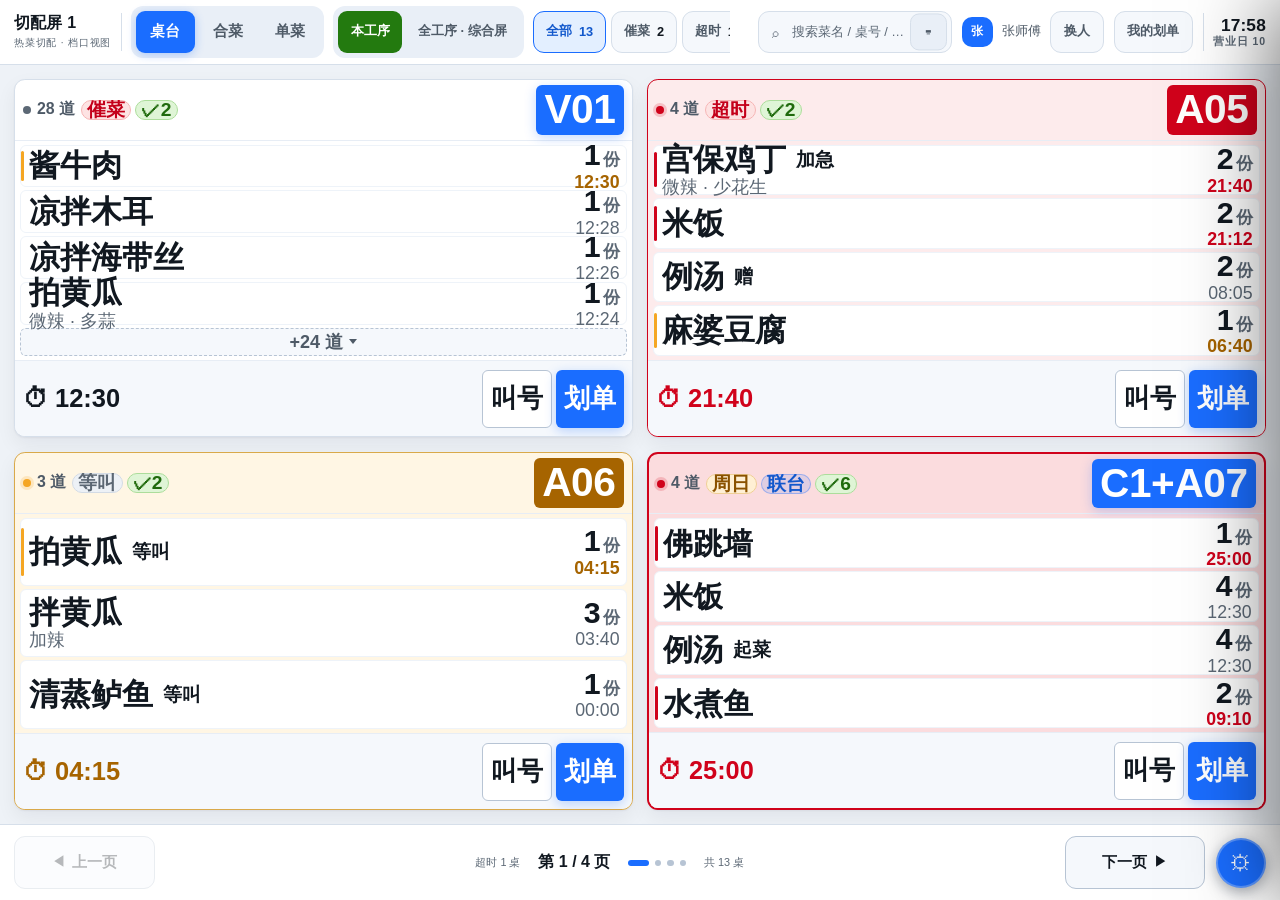
<file: docs/ProtoType/app.html>
<!DOCTYPE html>
<!-- 主题挂 <html> 而非 #app：面板 / FAB / 弹层都在 #app 之外，
     若只挂在 #app 上，这些元素拿不到令牌变量 → 背景色失效变全透明。 -->
<html lang="zh-CN" dir="ltr" data-theme="b" data-contrast="normal">
<head>
<meta charset="UTF-8">
<meta name="viewport" content="width=device-width,initial-scale=1">
<title>KDS · 满铺自适应原型</title>
<!-- 样式外置：结构与版式 / 主题 A（夜航）/ 主题 B（晨光）分层管理。
     改主题只改 <html data-theme> 属性，不换 CSS 文件；
     加载顺序 core → theme-a → theme-b 不能反（主题令牌与 :root 兜底同特异性，靠后来者胜）。 -->
<link rel="stylesheet" href="css/core.css">
<link rel="stylesheet" href="css/theme-a.css">
<link rel="stylesheet" href="css/theme-b.css">
</head>
<body>

<div id="app">
  <header class="top" id="top">
    <div class="brand"><b id="brandName">切配屏 1</b><span id="brandSub">热菜切配 · 档口视图</span></div>
    <div class="vsep"></div>
    <div class="tabs" id="tabs"></div>
    <!-- 范围开关（本工序 ⇄ 全工序＝综合屏）。与模式 Tab 相邻：两维挨着才读得出正交关系 -->
    <div class="scope" id="scope" role="group" aria-label="数据范围"></div>
    <div class="chips" id="chips"></div>
    <div class="top-sp"></div>
    <div class="search">
      <span class="ico">⌕</span>
      <input id="searchInput" readonly>
      <!-- 触摸键盘开关。做成常驻（不按 pointer:coarse 自动隐藏）：
           演示 / 走查 / 投屏评审时也要能当场点开，藏起来等于每次都要解释一遍。 -->
      <button id="kbBtn" title="触摸键盘（点一下开关）" aria-label="触摸键盘">⌨</button>
    </div>
    <div class="who"><div class="av">张</div><div class="nm">张师傅</div></div>
    <button class="tb-btn"><span class="lbl">换人</span></button>
    <button class="tb-btn" id="tbMine"><span class="lbl">我的划单</span></button>
    <div class="vsep"></div>
    <div class="clock">17:58<small id="bizDay">营业日 10</small></div>
  </header>

  <main class="body" id="body"></main>

  <!-- 触摸键盘（底部抽屉，默认收起）
       关键：它是 #app 的直接子元素，不在 .body 里。
       放进 #body 就只能走「挤压卡片」那条路（方案 C），那是另一套取舍；
       这里要的是「盖住末排 + 分页条」，抽屉必须浮在内容区之上。
       另一个理由：抽屉顶部的实时命中条替掉了「抬头看顶栏」这个动作，
       正在打字的手和正在看的眼睛因此落在同一块区域。 -->
  <div id="kb" hidden>
    <div class="kb-hd">
      <div class="kb-val" id="kbVal"></div>
      <div class="kb-tab" role="group" aria-label="键盘布局">
        <button data-page="num" class="on">数字</button>
        <button data-page="abc">字母</button>
      </div>
      <button class="kb-x" id="kbX" title="收起">⌄</button>
    </div>
    <div class="kb-hit" id="kbHit"></div>
    <div class="kb-keys" id="pageNum"></div>
    <div class="kb-keys hide" id="pageAbc"></div>
  </div>

  <footer class="pager" id="pager">
    <button class="pg-btn" id="pgPrev"><span class="ar">◀</span><span id="pgPrevTxt">上一页</span></button>
    <div class="pg-mid">
      <span id="pgTimeout" class="pg-info"></span>
      <span class="pg-num" id="pgNum"></span>
      <div class="pg-dots" id="pgDots"></div>
      <span id="pgTotal" class="pg-info"></span>
    </div>
    <button class="pg-btn" id="pgNext"><span id="pgNextTxt">下一页</span><span class="ar">▶</span></button>
    <button id="fab" title="显示设置（P）">⚙</button>
  </footer>
</div>

<div id="auditBar"></div>
<div id="scrim"></div>

<aside id="panel">
  <div class="pn-hd">
    <b>显示与布局</b>
    <span class="hint">实时生效</span>
    <button class="x" id="pnClose" title="关闭（Esc）">✕</button>
  </div>
  <div class="pn-bd">
    <div class="grp">
      <label>配置对象 <em id="viewNote">桌台</em></label>
      <div class="opts" id="optView">
        <button data-v="table">桌台</button>
        <button data-v="merge">合菜</button>
        <button data-v="single">单菜</button>
        <button data-v="__all">全工序（综合屏）</button>
      </div>
      <div class="pn-tip">三种模式各自记住行列与字号，切换不会互相覆盖；全工序另记一本，因为它的数据量明显更大。点上面按钮可直接跳到该模式看效果。</div>
    </div>

    <div class="grp">
      <label>视觉方案</label>
      <div class="opts" id="optTheme">
        <button data-v="a">A · 夜航</button>
        <button data-v="b">B · 晨光</button>
      </div>
    </div>

    <div class="grp">
      <label>界面语言 <em id="langNote"></em></label>
      <div class="opts" id="optLang">
        <button data-v="zh">中文</button>
        <button data-v="yue">繁體</button>
        <button data-v="en">EN</button>
        <button data-v="de">DE</button>
        <button data-v="ru">RU</button>
        <button data-v="ar">AR</button>
      </div>
    </div>

    <div class="grp">
      <label><span id="colsLabel">每行卡片数</span> <em id="colsV">3</em></label>
      <div class="opts" id="optCols"></div>
    </div>

    <div class="grp">
      <label><span id="rowsLabel">每列行数</span> <em id="rowsV">2</em></label>
      <div class="opts" id="optRows"></div>
    </div>

    <div class="grp">
      <div class="sw"><span>按屏幕自动定行列</span><button id="swAuto" class="on"></button></div>
      <div class="pn-tip">自动密度用「理想卡尺寸」反推：桌台 560×400 · 合菜 360×250 · 单菜 272×186。手动点行列会关闭自动。</div>
    </div>

    <div class="grp">
      <div class="sw"><span>末页铺满</span><button id="swFill"></button></div>
      <div class="pn-tip">默认关：末页剩下几个格子就空几个格子，<b>卡片尺寸始终等于「列数 × 行数」算出来的大小</b>，翻页时不会忽大忽小。打开后末页会收行、卡片放大铺满整屏。</div>
    </div>

    <div class="grp">
      <label>字号缩放 · <span id="fsNote">桌台</span> <em id="fsV">100%</em></label>
      <div class="range"><input type="range" id="fsRange" min="0.75" max="1.35" step="0.05" value="1"></div>
      <div class="pn-tip">三种视图<b>各存一档、互不干扰</b>：桌台卡 600×362 与单菜卡 253×178 差一个量级，同一档字号在两张卡上的实际 px 完全不同，共用一根滑块只会逼你来回重调。<br><button id="fsAll" class="pn-btn">把当前值套用到全部视图</button></div>
    </div>

    <div class="grp">
      <label>桌台卡菜名</label>
      <div class="opts" id="optLines">
        <button data-v="1">单行省略</button><button data-v="2">两行截断</button>
      </div>
      <div class="pn-tip">单菜小卡固定「最多两行」——卡面太小，只给一行会把德语/俄语菜名截掉大半。</div>
    </div>

    <div class="grp">
      <label>环境</label>
      <div class="opts" id="optContrast">
        <button data-v="normal">标准</button><button data-v="hi">强反光</button>
      </div>
    </div>

    <div class="grp">
      <div class="sw"><span>溢出审计（标出被截断的文本）</span><button id="swAudit"></button></div>
    </div>

    <div class="grp">
      <label>实时读数</label>
      <div class="readout" id="readout"></div>
      <div class="pn-tip">字号由卡片尺寸反推：<code>min(cqw, cqh) × 系数 × 缩放</code>。列数/行数一变，字号自动跟随，不需要手动改字号。</div>
    </div>
  </div>
  <div id="pnJump">
    <button id="pnUp">▲ 上翻</button>
    <button id="pnDown">▼ 下翻</button>
  </div>
</aside>

<script>
/* ============================================================================
   0. 状态
   ============================================================================ */
const S = {
  theme:'b', lang:'zh', cols:3, rows:2, lines:1, scale:1, contrast:'normal', auto:true,
  /* fill：末页不满时是否收行让卡片放大铺满。默认关——收行会让卡片尺寸随数据量跳动 */
  fill:false,
  audit:false, page:0, view:'table', sel:new Set(),
  /* 范围（scope）：'station' 本工序 | 'all' 全工序（＝综合屏 A-06）。
     这是 2026-10-24 定案的结构：综合屏不是第四种视图，而是「模式 × 范围」里的范围维度。
     三种模式（桌台/合菜/单菜）共用同一套渲染，切范围只换数据源 —— 不用动 ActiveView 枚举。 */
  scope:'station',
  /* 只读（EnableOperate=0）。只对综合屏生效，且**默认开**：
     综合屏是「看进度」的屏，默认不给操作，避免人在大屏上误划别人的单。
     只读的定义是「隐藏会改变状态的控件，保留查看与查询」，不是把信息也藏了。 */
  ro:true,
  /* 三种视图各自记住自己的行列（S.cols/S.rows 始终代表「当前视图」） */
  dens:{ table:{cols:3,rows:2}, merge:{cols:4,rows:3}, single:{cols:6,rows:4} },
  /* 三种视图各自记住自己的字号缩放（S.scale 始终代表「当前视图」）。
     必须独立：桌台卡 600×362 与单菜卡 253×178 差一个量级，同一档字号在两张卡上
     的实际 px 完全不同，共用一根滑块等于强迫用户在两种视图间反复重调。
     CSS 侧不受影响 —— 同一时刻只渲染一个视图，render() 里按当前 S.scale 重算 --k-* 即可。 */
  fonts:{ table:1, merge:1, single:1 },
  /* 全工序（综合屏）下三种模式各自的行列 —— 全工序数据量更大，密度要单独记 */
  densAll:{ table:{cols:4,rows:3}, merge:{cols:5,rows:4}, single:{cols:8,rows:6} },
  /* 综合屏（A-06）剩下的两个对照开关 —— 它们不是产品配置项，是「评审对照位」：
     「只读」已经由你定案（隐藏操作、保留信息），不再是二选一；
     剩下「要不要按档口分栏」与「要不要汇总条」仍需当场 A/B。 */
  comboLay:'grid',   // 'grid' 统一网格 | 'cols' 按档口分栏
  comboSum:true,     // 顶部看板式汇总条
  /* 登录屏的表单状态。必须是模块级而不是 renderLogin 内的局部变量：
     render() 每次都重建整个登录卡（切语言也要重建），局部变量会在重建时被清空 ——
     人还没输完，点一下语言，工号就飞了。 */
  login:{ emp:'', pin:'', tgt:'emp', err:'' },
  /* 触摸键盘（顶栏搜索框）。同样必须挂在 S 上：render() 每次重建卡片网格，
     搜索词与开合状态是跨重建的状态，放局部变量会在切视图 / 切语言时丢。 */
  kb:false, kbPage:'num', q:''
};

/* ============================================================================
   1. 词典（6 语言 —— 文本长度梯度见下方 LANG_META.len，以 zh 为 1.0）
   ============================================================================ */
/* 语言元数据：HTML lang 标签 / 书写方向 / 文本膨胀系数 / 全名。
   对外 tag 一律 BCP-47，并与 KDS-09 §11 的规定对齐：
     简体 zh-CN / 繁体 **zh-TW** / 英 en / 德 de / 俄 ru / 阿 ar。
   繁体不能写裸 'zh-Hant' 或 'yue'：前者不含地区、后者只声明语种不带文字系统，
   浏览器仍可能按简体字形回退，正体字要靠明确的 zh-TW 才稳。
   注：**内部 key 沿用 'yue' 只是历史包袱**（旧深链 ?lang=yue 与既有截图脚本要继续能用），
   对外一律以 tag 为准；深链同时接受 ?lang=zh-TW / zh-Hant / zh-HK 三种写法。 */
const LANG_META = {
  zh :{tag:'zh-CN',       dir:'ltr', len:1.00, name:'简体中文'},
  yue:{tag:'zh-TW',       dir:'ltr', len:1.05, name:'繁體中文'},
  en :{tag:'en',          dir:'ltr', len:1.70, name:'English'},
  de :{tag:'de',          dir:'ltr', len:2.20, name:'Deutsch'},
  ru :{tag:'ru',          dir:'ltr', len:2.30, name:'Русский'},
  ar :{tag:'ar',          dir:'rtl', len:1.35, name:'العربية'}
};
const langMeta = () => LANG_META[S.lang] || LANG_META.zh;

const T = {
  zh:{brand:'切配屏 1',sub:'热菜切配 · 档口视图',tabTable:'桌台',tabMerge:'合菜',tabSingle:'单菜',
    fAll:'全部',fUrge:'催菜',fTimeout:'超时',fHold:'等叫',search:'搜索菜名 / 桌号 / 订单号',
    kbNum:'数字',kbAbc:'字母',kbClear:'清空',kbSpace:'空格',kbGo:'确认搜索',
    kbHint:'输入后这里显示命中',kbNone:'没有命中',kbHit:'命中 {n} 项',
    handover:'换人',myOrders:'我的划单',logout:'退出',biz:'营业日 10',
    call:'叫号',clear:'划单',prev:'上一页',next:'下一页',
    timeoutN:'超时 {n} 桌',urgeN:'催菜 2 桌',totalN:'共 {n} 桌',page:'第 {n} / {m} 页',
    timeoutDish:'超时 {n} 道',totalDish:'共 {n} 道菜',totalSingle:'共 {n} 道待出',todo:'待制作',mWarn:'即将超时',
    dishes:'{n} 道',unit:'份',more:'+{n} 道',expand:'展开全部',
    mergeTitle:'合菜 · 按菜品聚合',mergeSel:'已选 {n} 道',batch:'批量划单',singleKick:'出菜',
    singleTitle:'单菜视图 · 按出菜顺序',sTable:'桌号',sDish:'菜品',sQty:'数量',sWay:'做法',sWait:'等待',sFlag:'标记',sOp:'操作',
    loginTitle:'切配屏登录',loginSub:'请输入工号与 PIN 码',empNo:'工号',pin:'PIN 码',loginBtn:'登 录',lgLang:'语言',empPh:'未输入',pinPh:'至少 4 位',loginErr:'请输入工号，PIN 至少 4 位',loginOk:'✓ 登录成功',npClear:'清空',
    shift:'早班 · 08:00–16:00',ver:'v2.7.1 · 满铺自适应',
    wait:'等待',sel:'已选',cfgTitle:'显示与布局',login:'登录',fsApplied:'✓ 已套用到三个视图',themeA:'A · 夜航',themeB:'B · 晨光',
    d_kungpao:'宫保鸡丁',d_rice:'米饭',d_soup:'例汤',d_cucumber:'拍黄瓜',d_wuchan:'拌黄瓜',
    d_steamfish:'清蒸鲈鱼',d_buddha:'佛跳墙',d_coke:'可乐',d_mabo:'麻婆豆腐',
    d_waterfish:'水煮鱼',d_cauliflower:'干锅花菜',d_egg:'莴苣炒蛋',d_beef:'番茄牛腩',
    d_offal:'鲜麻青椒牛油锅底附毛肚',d_shrimp:'蒜蓉粉丝蒸虾',
    /* —— 宴席菜（V01 一桌 28 道用）—— 只在桌台模式的宴席单出现 */
    d_saucebeef:'酱牛肉',d_woodfungus:'凉拌木耳',d_kelp:'凉拌海带丝',d_fruit:'时令果盘',
    d_lobster:'蒜蓉蒸龙虾',d_seacuke:'葱烧海参',d_rib:'蒜香排骨',d_scallop:'蒜蓉粉丝扇贝',
    d_lionhead:'红烧狮子头',d_duck:'片皮鸭',
    d_soursoup:'酸辣汤',d_noodle:'长寿面',d_beer:'啤酒',
    t_mild:'微辣',t_peanut:'少花生',t_spicy:'加辣',t_ice:'冰',t_room:'常温',t_med:'中辣',
    t_hot:'特辣',t_hold:'等叫',t_serve:'起菜',t_garlic:'多蒜',
    b_urgent:'加急',b_timeout:'超时',b_urge:'催',b_hold:'等叫',b_fire:'起菜',b_gift:'赠',
    b_join:'联台',b_sun:'周日',b_rush:'催菜',b_new:'新',
    /* —— A-06 综合屏 —— */
    tabCombo:'综合',scStation:'本工序',scAll:'全工序 · 综合屏',mLongest:'最长',roTitle:'操作',roOn:'可操作',roOff:'只读',roNote:'只读：只隐藏会改状态的控件（划单/催菜/叫号），时长与份数照常显示',sumTodo:'待制作',sumLate:'超时',sumCross:'跨日',sumLongest:'最长等待',
    st_hot:'热菜',st_cold:'凉菜',st_dim:'面点',st_roast:'烧腊',st_drink:'饮品',
    layTitle:'布局',layGrid:'统一网格',layCols:'按档口分栏',opTitle:'权限',opOn:'可操作',opOff:'只读',
    roNote:'只读：卡尾整条隐藏、卡片变矮（不是置灰）',
    comboTotal:'共 {n} 道', comboSum:'汇总条', tabSet:'设置',setTitle:'屏端设置',setNote:'本页允许滚动（作业屏唯一例外）', fConfirm:'划单需二次确认',fHoldTop:'等叫菜自动置顶',fTagShow:'显示做法与标记',fFloorSel:'本屏负责楼层',fStation:'所属档口',setSave:'确定',setCancel:'取消',gBasic:'基础',gDish:'菜品',gFloor:'厅面楼层',gGeneral:'通用',gTimeout:'超时',fLang:'界面语言',fCols:'每行卡片数',fRows:'每列行数',fFont:'显示字号',fTheme:'视觉方案',fSuggest:'建议 {n}',fNoAuto:'只提示，不自动改你填的值',fDb:'数据库连接（仅 Master 本机）',fDbNote:'普通屏不出现这一区',fBump:'搜索回车直接划整桌',fBumpWarn:'高风险：回车即划单，误触无法撤销',fSound:'提示音',fPrint:'划单打印',fWarnAt:'预警阈值',fLateAt:'超时阈值',fontS:'小 S',fontM:'中 M',fontL:'大 L',sumNote:'挂高处远看，纯卡片缺总数感',layNote:'按档口分栏＝第四种视图机制，要动 ActiveView'},

  /* 繁體中文（zh-TW）—— 正体字形 + 港式餐饮用词。
     不是「把简体 zh 转繁体」就算完：词汇层面大量不同
     （白飯/併檯/走單/起菜/少冰/走青），否则港澳同事会读得别扭。
     长度梯度 1.05：字数与简体相同（KDS-09 §11.5 记 ≈0%），
     只因正体笔画多、单字视觉略宽才留 5% —— 仍是 CJK，远短于印欧语，
     Clamp 策略沿用中文档即可。
     ⚠ 待确认：词条目前是**港式**用词（檯 / 走單 / 少冰）。若门店定位为台湾，
     需另过一遍台湾用词（桌 / 出菜 / 去冰），见 KDS-09 §11.6「禁止简繁自动转换」。 */
  yue:{brand:'備餐站 1',sub:'熱菜備餐 · 檔口視圖',tabTable:'檯',tabMerge:'併菜',tabSingle:'單菜',
    fAll:'全部',fUrge:'催菜',fTimeout:'超時',fHold:'等叫',search:'搜尋菜名 / 檯號 / 單號',
    kbNum:'數字',kbAbc:'字母',kbClear:'清空',kbSpace:'空格',kbGo:'確認搜尋',
    kbHint:'輸入後會顯示結果',kbNone:'搵唔到',kbHit:'搵到 {n} 項',
    handover:'交更',myOrders:'我嘅劃單',logout:'登出',biz:'營業日 10',
    call:'叫號',clear:'劃單',prev:'上一頁',next:'下一頁',
    timeoutN:'超時 {n} 檯',urgeN:'催菜 2 檯',totalN:'共 {n} 檯',page:'第 {n} / {m} 頁',
    timeoutDish:'超時 {n} 道',totalDish:'共 {n} 道菜',totalSingle:'共 {n} 道待出',todo:'待整',mWarn:'就快超時',
    dishes:'{n} 道',unit:'份',more:'+{n} 道',expand:'展開全部',
    mergeTitle:'併菜 · 按菜式歸類',mergeSel:'已揀 {n} 道',batch:'批量劃單',singleKick:'出菜',
    singleTitle:'單菜 · 按出菜先後',sTable:'檯號',sDish:'菜式',sQty:'數量',sWay:'做法',sWait:'等候',sFlag:'標記',sOp:'動作',
    loginTitle:'備餐站登入',loginSub:'請輸入員工編號同 PIN 碼',empNo:'員工編號',pin:'PIN 碼',loginBtn:'登 入',lgLang:'語言',empPh:'未輸入',pinPh:'最少 4 位',loginErr:'請輸入員工編號，PIN 最少 4 位',loginOk:'✓ 登入成功',npClear:'清除',
    shift:'早更 · 08:00–16:00',ver:'v2.7.1 · 滿版自適應',
    wait:'等候',sel:'已揀',cfgTitle:'顯示同排版',login:'登入',fsApplied:'✓ 已套用到三個視圖',themeA:'A · 夜航',themeB:'B · 晨光',
    d_kungpao:'宮保雞丁',d_rice:'白飯',d_soup:'例湯',d_cucumber:'拍青瓜',d_wuchan:'涼拌青瓜',
    d_steamfish:'清蒸鱸魚',d_buddha:'佛跳牆',d_coke:'可樂',d_mabo:'麻婆豆腐',
    d_waterfish:'水煮魚',d_cauliflower:'乾鍋椰菜花',d_egg:'萵筍炒蛋',d_beef:'番茄牛腩',
    d_offal:'鮮麻青椒牛油鍋底配毛肚',d_shrimp:'蒜蓉粉絲蒸蝦',
    /* —— 宴席菜（V01 一桌 28 道用）—— 港式宴席寫法：龍蝦／海參／片皮鴨／果盤 */
    d_saucebeef:'醬牛肉',d_woodfungus:'涼拌木耳',d_kelp:'涼拌海帶絲',d_fruit:'時令果盤',
    d_lobster:'蒜蓉蒸龍蝦',d_seacuke:'蔥燒海參',d_rib:'蒜香排骨',d_scallop:'蒜蓉粉絲扇貝',
    d_lionhead:'紅燒獅子頭',d_duck:'片皮鴨',
    d_soursoup:'酸辣湯',d_noodle:'長壽麵',d_beer:'啤酒',
    t_mild:'微辣',t_peanut:'少花生',t_spicy:'加辣',t_ice:'凍',t_room:'室溫',t_med:'中辣',
    t_hot:'特辣',t_hold:'等叫',t_serve:'起菜',t_garlic:'多蒜',
    b_urgent:'加急',b_timeout:'超時',b_urge:'催',b_hold:'等叫',b_fire:'起菜',b_gift:'送',
    b_join:'併檯',b_sun:'星期日',b_rush:'催菜',b_new:'新',
    /* —— A-06 綜合屏 —— */
    tabCombo:'綜合',scStation:'本工序',scAll:'全工序 · 綜合屏',mLongest:'最耐',roTitle:'操作',roOn:'可操作',roOff:'只讀',roNote:'只讀：只隱藏會改狀態嘅掣（劃單/催菜/叫號），時間同份數照顯示',sumTodo:'待整',sumLate:'超時',sumCross:'跨日',sumLongest:'等最耐',
    st_hot:'熱菜',st_cold:'涼菜',st_dim:'點心',st_roast:'燒味',st_drink:'飲品',
    layTitle:'排版',layGrid:'統一網格',layCols:'按檔口分欄',opTitle:'權限',opOn:'可操作',opOff:'唯讀',
    roNote:'唯讀：卡尾成條收起、卡變矮（唔係變灰）',
    comboTotal:'共 {n} 道', comboSum:'匯總條', tabSet:'設定',setTitle:'屏幕設定',setNote:'本頁允許捲動（作業畫面唯一例外）', fConfirm:'劃單要再確認',fHoldTop:'等叫菜自動置頂',fTagShow:'顯示做法同標記',fFloorSel:'本屏負責樓層',fStation:'所屬檔口',setSave:'確定',setCancel:'取消',gBasic:'基本',gDish:'菜式',gFloor:'廳面樓層',gGeneral:'一般',gTimeout:'超時',fLang:'介面語言',fCols:'每行卡片數',fRows:'每列行數',fFont:'顯示字級',fTheme:'視覺方案',fSuggest:'建議 {n}',fNoAuto:'只作提示，唔會自動改你填嘅值',fDb:'資料庫連線（只限 Master 本機）',fDbNote:'普通屏幕唔會出現呢一區',fBump:'搜尋 Enter 直接劃成檯',fBumpWarn:'高風險：一按 Enter 就劃單，撻錯冇得還原',fSound:'提示音',fPrint:'劃單列印',fWarnAt:'預警門檻',fLateAt:'超時門檻',fontS:'細 S',fontM:'中 M',fontL:'大 L',sumNote:'掛高處遠睇，純卡片欠總數感',layNote:'按檔口分欄＝第四種視圖機制，要改 ActiveView'},

  en:{brand:'Prep Station 1',sub:'HOT LINE · STATION VIEW',tabTable:'Tables',tabMerge:'Merge',tabSingle:'Single',
    fAll:'All',fUrge:'Urge',fTimeout:'Overdue',fHold:'On Hold',search:'Dish / Table / Order',
    kbNum:'Num',kbAbc:'ABC',kbClear:'Clear',kbSpace:'Space',kbGo:'Search',
    kbHint:'Matches appear here',kbNone:'No match',kbHit:'{n} found',
    handover:'Handover',myOrders:'My Clears',logout:'Sign out',biz:'Day 10',
    call:'Call',clear:'Clear',prev:'Previous',next:'Next',
    timeoutN:'Overdue {n}',urgeN:'Urged 2',totalN:'{n} tables',page:'Page {n} of {m}',
    timeoutDish:'{n} overdue',totalDish:'{n} dishes',totalSingle:'{n} to serve',todo:'TODO',mWarn:'Due soon',
    dishes:'{n} items',unit:'pcs',more:'+{n} more',expand:'Show all',
    mergeTitle:'Merge · Grouped by dish',mergeSel:'{n} selected',batch:'Batch clear',singleKick:'Serve',
    singleTitle:'Single view · Serve order',sTable:'Table',sDish:'Dish',sQty:'Qty',sWay:'Prep',sWait:'Wait',sFlag:'Flags',sOp:'Action',
    loginTitle:'Station sign-in',loginSub:'Enter employee ID and PIN',empNo:'Employee ID',pin:'PIN',loginBtn:'SIGN IN',lgLang:'Language',empPh:'Not entered',pinPh:'At least 4',loginErr:'Enter employee ID and a PIN of at least 4 digits',loginOk:'Signed in',npClear:'Clear',
    shift:'Morning · 08:00–16:00',ver:'v2.7.1 · fluid layout',
    wait:'Wait',sel:'Selected',cfgTitle:'Layout',login:'Sign-in',fsApplied:'✓ Applied to all views',themeA:'A · Night',themeB:'B · Daylight',
    d_kungpao:'Kung Pao Chicken',d_rice:'Steamed Rice',d_soup:'Soup of the Day',d_cucumber:'Smashed Cucumber',
    d_wuchan:'Cucumber Salad',d_steamfish:'Steamed Sea Bass',d_buddha:'Buddha Jumps Wall',
    d_coke:'Cola',d_mabo:'Mapo Tofu',d_waterfish:'Fish in Chili Oil',d_cauliflower:'Dry-Pot Cauliflower',
    d_egg:'Egg with Lettuce',d_beef:'Beef Brisket & Tomato',d_offal:'Numbing Pepper Beef Tallow Pot with Tripe',
    d_shrimp:'Garlic Vermicelli Prawns',
    /* —— banquet dishes (table V01, 28 items) —— */
    d_saucebeef:'Spiced Beef Shank',d_woodfungus:'Wood Ear Salad',d_kelp:'Kelp Salad',d_fruit:'Seasonal Fruit Platter',
    d_lobster:'Steamed Lobster, Garlic',d_seacuke:'Braised Sea Cucumber',d_rib:'Garlic Spare Ribs',d_scallop:'Scallops w/ Garlic Vermicelli',
    d_lionhead:"Braised Lion's Head",d_duck:'Sliced Peking Duck',
    d_soursoup:'Hot & Sour Soup',d_noodle:'Longevity Noodles',d_beer:'Beer',
    t_mild:'Mild',t_peanut:'Less peanut',t_spicy:'Extra spicy',t_ice:'Iced',t_room:'Room temp',t_med:'Medium',
    t_hot:'Very hot',t_hold:'On hold',t_serve:'Serve',t_garlic:'Extra garlic',
    b_urgent:'RUSH',b_timeout:'LATE',b_urge:'URGE',b_hold:'HOLD',b_fire:'FIRE',b_gift:'GIFT',
    b_join:'JOIN',b_sun:'SUN',b_rush:'RUSH',b_new:'NEW',
    /* —— A-06 combo view —— */
    tabCombo:'Combo',scStation:'This station',scAll:'All stations',mLongest:'Longest',roTitle:'Actions',roOn:'Operable',roOff:'Read-only',roNote:'Read-only hides state-changing controls only; wait time and count stay visible',sumTodo:'To make',sumLate:'Overdue',sumCross:'Cross-day',sumLongest:'Longest wait',
    st_hot:'Hot line',st_cold:'Cold dish',st_dim:'Dim sum',st_roast:'Roast',st_drink:'Drinks',
    layTitle:'Layout',layGrid:'One grid',layCols:'By station',opTitle:'Rights',opOn:'Operable',opOff:'Read-only',
    roNote:'Read-only: the card footer is removed entirely, not greyed out',
    comboTotal:'{n} items', comboSum:'Totals bar', tabSet:'Settings',setTitle:'Station settings',setNote:'This page may scroll (the only exception)', fConfirm:'Confirm before clearing',fHoldTop:'On-hold dishes float to top',fTagShow:'Show prep notes and flags',fFloorSel:'Floors served by this screen',fStation:'Station',setSave:'Save',setCancel:'Cancel',gBasic:'Basic',gDish:'Dishes',gFloor:'Floor and tables',gGeneral:'General',gTimeout:'Timeouts',fLang:'Language',fCols:'Cards per row',fRows:'Rows per column',fFont:'Text size',fTheme:'Visual theme',fSuggest:'Suggested {n}',fNoAuto:'Advisory only - never overwrites your value',fDb:'Database connection (Master machine only)',fDbNote:'Hidden on ordinary stations',fBump:'Enter in search clears the whole table',fBumpWarn:'High risk: one Enter clears the table, no undo',fSound:'Alert sound',fPrint:'Print on clear',fWarnAt:'Warn after',fLateAt:'Late after',fontS:'Small S',fontM:'Medium M',fontL:'Large L',sumNote:'Mounted high — pure cards lose the sense of total',layNote:'Per-station columns = a fourth view type, touches ActiveView'},

  de:{brand:'Vorbereitung 1',sub:'WARMLINIE · STATION',tabTable:'Tische',tabMerge:'Zusammen',tabSingle:'Einzeln',
    fAll:'Alle',fUrge:'Anmahnen',fTimeout:'Überfällig',fHold:'Zurückgestellt',search:'Gericht / Tisch / Bestellung',
    kbNum:'Zahlen',kbAbc:'ABC',kbClear:'Löschen',kbSpace:'Leer',kbGo:'Suchen',
    kbHint:'Treffer erscheinen hier',kbNone:'Kein Treffer',kbHit:'{n} Treffer',
    handover:'Übergabe',myOrders:'Meine Erledigten',logout:'Abmelden',biz:'Tag 10',
    call:'Rufen',clear:'Erledigt',prev:'Zurück',next:'Weiter',
    timeoutN:'Überfällig {n}',urgeN:'Angemahnt 2',totalN:'{n} Tische',page:'Seite {n} von {m}',
    timeoutDish:'{n} überfällig',totalDish:'{n} Gerichte',totalSingle:'{n} offen',todo:'OFFEN',mWarn:'Bald fällig',
    dishes:'{n} Posten',unit:'Stk',more:'+{n} weitere',expand:'Alle anzeigen',
    mergeTitle:'Zusammenfassung · nach Gericht',mergeSel:'{n} ausgewählt',batch:'Sammel-Erledigt',singleKick:'Servieren',
    singleTitle:'Einzelansicht · Servierreihenfolge',sTable:'Tisch',sDish:'Gericht',sQty:'Menge',sWay:'Zubereitung',sWait:'Wartezeit',sFlag:'Markierung',sOp:'Aktion',
    loginTitle:'Anmeldung Vorbereitung',loginSub:'Personalnummer und PIN eingeben',empNo:'Personalnummer',pin:'PIN',loginBtn:'ANMELDEN',lgLang:'Sprache',empPh:'Nicht eingegeben',pinPh:'Mind. 4',loginErr:'Personalnummer und PIN mit mindestens 4 Zeichen eingeben',loginOk:'Angemeldet',npClear:'Löschen',
    shift:'Frühschicht · 08:00–16:00',ver:'v2.7.1 · fließendes Layout',
    wait:'Wartezeit',sel:'Ausgewählt',cfgTitle:'Layout',login:'Anmeldung',fsApplied:'✓ Auf alle Ansichten übernommen',themeA:'A · Nacht',themeB:'B · Tageslicht',
    d_kungpao:'Kung-Pao-Hähnchen',d_rice:'Gedämpfter Reis',d_soup:'Tagessuppe',d_cucumber:'Gurkensalat nach Art des Hauses',
    d_wuchan:'Gurken-Möhren-Salat',d_steamfish:'Gedämpfter Wolfsbarsch',d_buddha:'Buddha-Sprungsuppe',
    d_coke:'Cola',d_mabo:'Mapo-Tofu',d_waterfish:'Fisch in Chiliöl',d_cauliflower:'Blumenkohl im Tontopf',
    d_egg:'Rührei mit Kopfsalat',d_beef:'Rinderbrust mit Tomaten',d_offal:'Betäubender Pfeffer-Rinderfett-Topf mit Pansen',
    d_shrimp:'Garnelen mit Glasnudeln und Knoblauch',
    /* —— Bankettgerichte (Tisch V01, 28 Positionen) —— */
    d_saucebeef:'Gewürztes Rindfleisch',d_woodfungus:'Mu-Err-Pilzsalat',d_kelp:'Seetangsalat',d_fruit:'Obstteller der Saison',
    d_lobster:'Hummer mit Knoblauch',d_seacuke:'Geschmorte Seegurke',d_rib:'Rippchen mit Knoblauch',d_scallop:'Jakobsmuscheln mit Glasnudeln',
    d_lionhead:'Geschmorte Fleischklöße',d_duck:'Pekingente in Scheiben',
    d_soursoup:'Sauer-scharfe Suppe',d_noodle:'Langlebigkeitsnudeln',d_beer:'Bier',
    t_mild:'Mild',t_peanut:'Wenig Erdnuss',t_spicy:'Extra scharf',t_ice:'Mit Eis',t_room:'Zimmertemperatur',t_med:'Mittelscharf',
    t_hot:'Sehr scharf',t_hold:'Zurückgestellt',t_serve:'Servieren',t_garlic:'Mit Knoblauch',
    b_urgent:'EILT',b_timeout:'SPÄT',b_urge:'MAHNEN',b_hold:'HALT',b_fire:'SERVIEREN',b_gift:'GESCHENK',
    b_join:'ZUSAMMEN',b_sun:'SO',b_rush:'EILT',b_new:'NEU',
    /* —— A-06 Kombiansicht —— */
    tabCombo:'Kombi',scStation:'Diese Station',scAll:'Alle Stationen',mLongest:'Längste',roTitle:'Aktionen',roOn:'Bedienbar',roOff:'Nur Lesen',roNote:'Nur Lesen blendet nur statusaendernde Bedienelemente aus; Wartezeit und Menge bleiben sichtbar',sumTodo:'Offen',sumLate:'Überfällig',sumCross:'Tagwechsel',sumLongest:'Längste Wartezeit',
    st_hot:'Warme Küche',st_cold:'Kalte Küche',st_dim:'Dim Sum',st_roast:'Braten',st_drink:'Getränke',
    layTitle:'Layout',layGrid:'Ein Raster',layCols:'Nach Station',opTitle:'Rechte',opOn:'Bedienbar',opOff:'Nur Lesen',
    roNote:'Nur Lesen: Fußzeile der Karte wird entfernt, nicht ausgegraut',
    comboTotal:'{n} Posten', comboSum:'Summenleiste', tabSet:'Einstellungen',setTitle:'Stationseinstellungen',setNote:'Diese Seite darf scrollen (einzige Ausnahme)', fConfirm:'Vor dem Schliessen bestaetigen',fHoldTop:'Zurueckgestellte nach oben',fTagShow:'Zubereitung und Markierungen zeigen',fFloorSel:'Von diesem Bildschirm bediente Etagen',fStation:'Station',setSave:'Speichern',setCancel:'Abbrechen',gBasic:'Allgemein',gDish:'Gerichte',gFloor:'Saal und Tische',gGeneral:'Sonstiges',gTimeout:'Fristen',fLang:'Sprache',fCols:'Karten je Zeile',fRows:'Zeilen je Spalte',fFont:'Schriftgroesse',fTheme:'Farbschema',fSuggest:'Empfohlen {n}',fNoAuto:'Nur Hinweis - ueberschreibt Ihren Wert nicht',fDb:'Datenbankverbindung (nur Master-Rechner)',fDbNote:'Auf normalen Stationen nicht sichtbar',fBump:'Enter in der Suche schliesst den ganzen Tisch',fBumpWarn:'Hohes Risiko: ein Enter schliesst den Tisch, kein Rueckgaengig',fSound:'Signalton',fPrint:'Druck beim Schliessen',fWarnAt:'Warnung nach',fLateAt:'Ueberfaellig nach',fontS:'Klein S',fontM:'Mittel M',fontL:'Gross L',sumNote:'Hoch montiert — reine Karten verlieren das Totalgefühl',layNote:'Spalten je Station = vierter Ansichtstyp, berührt ActiveView'},

  ru:{brand:'Станция 1',sub:'ГОРЯЧИЙ ЦЕХ · ПОСТ',tabTable:'Столы',tabMerge:'Объединение',tabSingle:'Отдельно',
    fAll:'Все',fUrge:'Торопить',fTimeout:'Просрочено',fHold:'Отложено',search:'Блюдо / Стол / Заказ',
    kbNum:'Цифры',kbAbc:'Буквы',kbClear:'Очистить',kbSpace:'Пробел',kbGo:'Найти',
    kbHint:'Совпадения появятся здесь',kbNone:'Совпадений нет',kbHit:'Найдено: {n}',
    handover:'Передача',myOrders:'Мои закрытые',logout:'Выход',biz:'День 10',
    call:'Вызов',clear:'Готово',prev:'Назад',next:'Далее',
    timeoutN:'Просрочено {n}',urgeN:'Торопят 2',totalN:'{n} столов',page:'Стр. {n} из {m}',
    timeoutDish:'{n} просрочено',totalDish:'{n} блюд',totalSingle:'{n} к выдаче',todo:'ГОТОВИТЬ',mWarn:'Скоро срок',
    dishes:'{n} поз.',unit:'шт',more:'+{n} ещё',expand:'Показать все',
    mergeTitle:'Объединение · по блюдам',mergeSel:'Выбрано {n}',batch:'Закрыть выбранные',singleKick:'Подать',
    singleTitle:'Отдельный вид · порядок подачи',sTable:'Стол',sDish:'Блюдо',sQty:'Кол-во',sWay:'Приготовление',sWait:'Ожидание',sFlag:'Метки',sOp:'Действие',
    loginTitle:'Вход на станцию',loginSub:'Введите табельный номер и PIN',empNo:'Табельный номер',pin:'PIN-код',loginBtn:'ВОЙТИ',lgLang:'Язык',empPh:'Не введено',pinPh:'Минимум 4',loginErr:'Введите табельный номер и PIN минимум из 4 символов',loginOk:'Вход выполнен',npClear:'Очистить',
    shift:'Утренняя смена · 08:00–16:00',ver:'v2.7.1 · адаптивная вёрстка',
    wait:'Ожидание',sel:'Выбрано',cfgTitle:'Макет',login:'Вход',fsApplied:'✓ Применено ко всем видам',themeA:'A · Ночь',themeB:'B · День',
    d_kungpao:'Курица Кунг-Пао',d_rice:'Отварной рис',d_soup:'Суп дня',d_cucumber:'Салат из огурцов по-домашнему',
    d_wuchan:'Салат из огурцов с морковью',d_steamfish:'Сибас на пару',d_buddha:'Суп «Будда через стену»',
    d_coke:'Кола',d_mabo:'Тофу Мапо',d_waterfish:'Рыба в остром масле',d_cauliflower:'Цветная капуста в горшочке',
    d_egg:'Яичница с салатом',d_beef:'Говяжья грудинка с томатами',d_offal:'Жгучий перечный бульон с говяжьим жиром и требухой',
    d_shrimp:'Креветки с рисовой лапшой и чесноком',
    /* —— банкетные блюда (стол V01, 28 позиций) —— */
    d_saucebeef:'Говядина в пряном соусе',d_woodfungus:'Салат из муэр',d_kelp:'Салат из морской капусты',d_fruit:'Фруктовая тарелка',
    d_lobster:'Омар на пару с чесноком',d_seacuke:'Тушёный морской огурец',d_rib:'Рёбрышки с чесноком',d_scallop:'Гребешки с рисовой лапшой',
    d_lionhead:'Мясные тефтели',d_duck:'Утка по-пекински',
    d_soursoup:'Кисло-острый суп',d_noodle:'Лапша долголетия',d_beer:'Пиво',
    t_mild:'Слабоостро',t_peanut:'Меньше арахиса',t_spicy:'Острее',t_ice:'Со льдом',t_room:'Комнатной температуры',t_med:'Среднеостро',
    t_hot:'Очень остро',t_hold:'Отложено',t_serve:'Подавать',t_garlic:'Больше чеснока',
    b_urgent:'СРОЧНО',b_timeout:'ОПОЗД',b_urge:'ТОРОПЯТ',b_hold:'ОТЛОЖ',b_fire:'ПОДАЧА',b_gift:'ПОДАРОК',
    b_join:'СЛИЯНИЕ',b_sun:'ВС',b_rush:'СРОЧНО',b_new:'НОВОЕ',
    /* —— A-06 сводный экран —— */
    tabCombo:'Сводно',scStation:'Эта станция',scAll:'Все станции',mLongest:'Макс.',roTitle:'Действия',roOn:'Можно менять',roOff:'Только чтение',roNote:'Только чтение скрывает лишь элементы, меняющие статус; время ожидания и количество остаются видимыми',sumTodo:'К готовке',sumLate:'Просрочено',sumCross:'Через день',sumLongest:'Макс. ожидание',
    st_hot:'Горячий цех',st_cold:'Холодный цех',st_dim:'Дим-самы',st_roast:'Жарка',st_drink:'Напитки',
    layTitle:'Раскладка',layGrid:'Общая сетка',layCols:'По станциям',opTitle:'Права',opOn:'С управлением',opOff:'Только чтение',
    roNote:'Только чтение: подвал карточки убирается полностью, а не гаснет',
    comboTotal:'{n} поз.', comboSum:'Итоговая панель', tabSet:'Настройки',setTitle:'Настройки станции',setNote:'Эта страница может прокручиваться (единственное исключение)', fConfirm:'Подтверждение перед закрытием',fHoldTop:'Отложенные блюда сверху',fTagShow:'Показывать приготовление и метки',fFloorSel:'Этажи, которые обслуживает экран',fStation:'Станция',setSave:'Сохранить',setCancel:'Отмена',gBasic:'Основные',gDish:'Блюда',gFloor:'Зал и столы',gGeneral:'Общие',gTimeout:'Сроки',fLang:'Язык',fCols:'Карточек в строке',fRows:'Строк в столбце',fFont:'Размер шрифта',fTheme:'Тема',fSuggest:'Рекомендуемо {n}',fNoAuto:'Только подсказка - ваше значение не перезаписывается',fDb:'Подключение к БД (только на машине Master)',fDbNote:'На обычных станциях не показывается',fBump:'Enter в поиске закрывает весь стол',fBumpWarn:'Высокий риск: один Enter закрывает стол, отмены нет',fSound:'Звуковой сигнал',fPrint:'Печать при закрытии',fWarnAt:'Предупреждение через',fLateAt:'Просрочка через',fontS:'Мелкий S',fontM:'Средний M',fontL:'Крупный L',sumNote:'Экран высоко — одни карточки теряют ощущение итога',layNote:'Колонки по станциям = четвёртый тип вида, затрагивает ActiveView'},

  ar:{brand:'محطة التحضير 1',sub:'الخط الساخن · عرض المحطة',tabTable:'الطاولات',tabMerge:'الدمج',tabSingle:'منفرد',
    fAll:'الكل',fUrge:'مستعجل',fTimeout:'متأخر',fHold:'معلّق',search:'طبق / طاولة / طلب',
    kbNum:'أرقام',kbAbc:'حروف',kbClear:'مسح',kbSpace:'مسافة',kbGo:'بحث',
    kbHint:'ستظهر النتائج هنا',kbNone:'لا نتائج',kbHit:'النتائج: {n}',
    handover:'تسليم',myOrders:'ما أنجزته',logout:'خروج',biz:'اليوم 10',
    call:'نداء',clear:'تم',prev:'السابق',next:'التالي',
    timeoutN:'متأخر {n}',urgeN:'مستعجل 2',totalN:'{n} طاولة',page:'صفحة {n} من {m}',
    timeoutDish:'متأخر {n}',totalDish:'{n} طبق',totalSingle:'{n} بانتظار التقديم',todo:'قيد التحضير',mWarn:'قريب التأخير',
    dishes:'{n} أصناف',unit:'حصة',more:'+{n} أخرى',expand:'عرض الكل',
    mergeTitle:'الدمج · حسب الطبق',mergeSel:'محدد {n}',batch:'إنجاز المحدد',singleKick:'تقديم',
    singleTitle:'العرض المنفرد · ترتيب التقديم',sTable:'الطاولة',sDish:'الطبق',sQty:'الكمية',sWay:'التحضير',sWait:'الانتظار',sFlag:'العلامات',sOp:'إجراء',
    loginTitle:'تسجيل الدخول',loginSub:'أدخل رقم الموظف والرمز السري',empNo:'رقم الموظف',pin:'الرمز السري',loginBtn:'دخول',lgLang:'اللغة',empPh:'لم يُدخل',pinPh:'4 على الأقل',loginErr:'أدخل رقم الموظف والرمز السري (4 على الأقل)',loginOk:'تم الدخول',npClear:'مسح',
    shift:'الوردية الصباحية · 08:00–16:00',ver:'v2.7.1 · تخطيط مرن',
    wait:'الانتظار',sel:'محدد',cfgTitle:'التخطيط',login:'الدخول',fsApplied:'✓ طُبِّق على كل العروض',themeA:'A · ليلي',themeB:'B · نهاري',
    d_kungpao:'دجاج كونغ باو',d_rice:'أرز مطهو',d_soup:'شوربة اليوم',d_cucumber:'سلطة خيار مهروس',
    d_wuchan:'سلطة خيار وجزر',d_steamfish:'قاروص مطهو بالبخار',d_buddha:'حساء بوذا',
    d_coke:'كولا',d_mabo:'توفو مابو',d_waterfish:'سمك بالزيت الحار',d_cauliflower:'قرنبيط بالطنجرة',
    d_egg:'بيض مخفوق بالخس',d_beef:'لحم بقري بالطماطم',d_offal:'حساء فلفل لاذع بدهن البقر والكرشة',
    d_shrimp:'روبيان مع الشعيرية والثوم',
    /* —— أطباق الوليمة (طاولة V01، 28 صنفاً) —— */
    d_saucebeef:'لحم بقري بالصلصة',d_woodfungus:'سلطة فطر أسود',d_kelp:'سلطة عشب البحر',d_fruit:'طبق فواكه موسمية',
    d_lobster:'لوبستر مطهو بالثوم',d_seacuke:'خيار البحر المطهو',d_rib:'أضلاع بالثوم',d_scallop:'إسكالوب مع الشعيرية',
    d_lionhead:'كرات لحم مطهوة',d_duck:'بطة بكين',
    d_soursoup:'حساء حار وحامض',d_noodle:'شعيرية طول العمر',d_beer:'بيرة',
    t_mild:'حار قليلاً',t_peanut:'فول سوداني أقل',t_spicy:'حار زيادة',t_ice:'مثلج',t_room:'بدرجة الغرفة',t_med:'حار وسط',
    t_hot:'حار جداً',t_hold:'معلّق',t_serve:'تقديم',t_garlic:'ثوم إضافي',
    b_urgent:'عاجل',b_timeout:'متأخر',b_urge:'استعجال',b_hold:'معلّق',b_fire:'تقديم',b_gift:'هدية',
    b_join:'دمج',b_sun:'أحد',b_rush:'عاجل',b_new:'جديد',
    /* —— A-06 الشاشة الشاملة —— */
    tabCombo:'شامل',scStation:'هذه المحطة',scAll:'كل المحطات',mLongest:'أطول',roTitle:'الإجراءات',roOn:'قابل للتشغيل',roOff:'للقراءة فقط',roNote:'للقراءة فقط يخفي عناصر تغيير الحالة فقط؛ وقت الانتظار والكمية تظل ظاهرة',sumTodo:'قيد التحضير',sumLate:'متأخر',sumCross:'عبر اليوم',sumLongest:'أطول انتظار',
    st_hot:'أطباق ساخنة',st_cold:'أطباق باردة',st_dim:'معجنات',st_roast:'مشويات',st_drink:'مشروبات',
    layTitle:'التخطيط',layGrid:'شبكة واحدة',layCols:'حسب المحطة',opTitle:'الصلاحيات',opOn:'قابل للتشغيل',opOff:'للقراءة فقط',
    roNote:'للقراءة فقط: يُحذف تذييل البطاقة بالكامل، لا يصبح رمادياً',
    comboTotal:'{n} صنفاً', comboSum:'شريط المجموع', tabSet:'الإعدادات',setTitle:'إعدادات المحطة',setNote:'هذه الصفحة تسمح بالتمرير (الاستثناء الوحيد)', fConfirm:'تأكيد قبل الإنهاء',fHoldTop:'الأطباق المعلّقة في الأعلى',fTagShow:'إظهار التحضير والعلامات',fFloorSel:'الطوابق التي تخدمها هذه الشاشة',fStation:'المحطة',setSave:'حفظ',setCancel:'إلغاء',gBasic:'أساسية',gDish:'الأطباق',gFloor:'الصالة والطاولات',gGeneral:'عامة',gTimeout:'المهل',fLang:'اللغة',fCols:'بطاقات في الصف',fRows:'صفوف في العمود',fFont:'حجم الخط',fTheme:'المظهر',fSuggest:'المقترح {n}',fNoAuto:'تلميح فقط - لا تُستبدل القيمة التي أدخلتها',fDb:'اتصال قاعدة البيانات (على جهاز Master فقط)',fDbNote:'لا يظهر على المحطات العادية',fBump:'Enter في البحث يُنهي الطاولة كاملة',fBumpWarn:'خطر عالٍ: ضغطة Enter واحدة تُنهي الطاولة بلا تراجع',fSound:'صوت التنبيه',fPrint:'طباعة عند الإنهاء',fWarnAt:'تحذير بعد',fLateAt:'تأخير بعد',fontS:'صغير S',fontM:'متوسط M',fontL:'كبير L',sumNote:'معلّقة في الأعلى — البطاقات وحدها تفقد الإحساس بالمجموع',layNote:'أعمدة لكل محطة = نوع عرض رابع، يؤثر على ActiveView'}
};
const t = k => (T[S.lang] && T[S.lang][k]) || T.zh[k] || k;
const fmt = (s,o) => s.replace(/\{(\w+)\}/g,(_,k)=>o[k]??'');

/* ============================================================================
   2. 数据
   ============================================================================ */
const TABLES = [
  /* 宴席单（V01）：10 人一桌 28 道，横跨凉菜 / 热菜 / 烧腊 / 面点 / 饮品。
     放在**第一桌**：默认视图一打开就在第一屏，评审不用翻页就能看见大单长什么样；
     真实后厨也一样 —— 宴席单不会单独占一页，它跟一堆小单混在同一屏里抢注意力。
     要验三条：① 卡头「28 道」不换行不截断；② 卡内只露前几行，剩下靠「+N 道」入口；
     ③ 点开按高度自动分列（v2.21），一屏放得下就不滚。
     果盘与长寿面挂「等叫」—— 宴席本来最后才叫，用的是已有概念，不是新机制。 */
  {no:'V01',meals:['晚'],cnt:28,done:2,wait:'12:30',tone:'',flags:['b_rush'],
   dishes:[
     {d:'d_saucebeef', q:1, w:'12:30', tone:'warn'},
     {d:'d_woodfungus',q:1, w:'12:28'},
     {d:'d_kelp',      q:1, w:'12:26'},
     {d:'d_cucumber',  q:1, w:'12:24', tags:['t_mild','t_garlic']},
     {d:'d_wuchan',    q:1, w:'12:22', tags:['t_garlic']},
     {d:'d_lobster',   q:1, w:'11:50'},
     {d:'d_seacuke',   q:1, w:'11:44'},
     {d:'d_duck',      q:1, w:'11:30'},
     {d:'d_rib',       q:2, w:'11:12'},
     {d:'d_scallop',   q:10,w:'10:58'},
     {d:'d_lionhead',  q:10,w:'10:40'},
     {d:'d_steamfish', q:1, w:'09:52', tags:['t_mild']},
     {d:'d_shrimp',    q:10,w:'09:30'},
     {d:'d_kungpao',   q:1, w:'09:05', tags:['t_peanut']},
     {d:'d_waterfish', q:1, w:'08:40', tags:['t_hot']},
     {d:'d_buddha',    q:10,w:'08:20'},
     {d:'d_beef',      q:1, w:'07:55'},
     {d:'d_egg',       q:1, w:'07:30'},
     {d:'d_cauliflower',q:1,w:'07:05', tags:['t_med']},
     {d:'d_mabo',      q:1, w:'06:40'},
     {d:'d_offal',     q:1, w:'06:15'},
     {d:'d_soup',      q:10,w:'05:50'},
     {d:'d_soursoup',  q:10,w:'05:20'},
     {d:'d_rice',      q:10,w:'04:40'},
     {d:'d_noodle',    q:10,w:'04:10', flag:'b_hold'},
     {d:'d_fruit',     q:1, w:'03:30', flag:'b_hold'},
     {d:'d_coke',      q:10,w:'02:15', tags:['t_ice']},
     {d:'d_beer',      q:6, w:'01:40', tags:['t_ice']}
   ]},
  {no:'A05',meals:['午'],cnt:4,done:2,wait:'21:40',tone:'timeout',flags:['b_timeout'],
   dishes:[{d:'d_kungpao',q:2,w:'21:40',tone:'timeout',tags:['t_mild','t_peanut'],flag:'b_urgent'},
           {d:'d_rice',q:2,w:'21:12',tone:'timeout'},
           {d:'d_soup',q:2,w:'08:05',flag:'b_gift'},
           {d:'d_mabo',q:1,w:'06:40',tone:'warn'}]},
  {no:'A06',meals:['午'],cnt:3,done:2,wait:'04:15',tone:'warn',flags:['b_hold'],
   dishes:[{d:'d_cucumber',q:1,w:'04:15',tone:'warn',flag:'b_hold'},
           {d:'d_wuchan',q:3,w:'03:40',tags:['t_spicy']},
           {d:'d_steamfish',q:1,w:'00:00',flag:'b_hold'}]},
  {no:'C1+A07',meals:['午','晚'],cnt:4,done:6,wait:'25:00',tone:'cross',flags:['b_sun','b_join'],
   dishes:[{d:'d_buddha',q:1,w:'25:00',tone:'timeout'},
           {d:'d_rice',q:4,w:'12:30'},
           {d:'d_soup',q:4,w:'12:30',flag:'b_fire'},
           {d:'d_waterfish',q:2,w:'09:10',tone:'timeout'}]},
  {no:'ka021',meals:['午'],cnt:3,done:3,wait:'01:57',tone:'',
   dishes:[{d:'d_coke',q:1,w:'02:00',tags:['t_ice']},
           {d:'d_coke',q:1,w:'02:00',tags:['t_room']},
           {d:'d_offal',q:1,w:'01:57',tags:['t_med']}]},
  {no:'ka041',meals:['午'],cnt:2,done:1,wait:'01:39',tone:'',
   dishes:[{d:'d_egg',q:3,w:'01:39'},{d:'d_beef',q:1,w:'01:20'}]},
  {no:'B02',meals:['午'],cnt:4,done:8,wait:'06:22',tone:'',flags:['b_rush'],
   dishes:[{d:'d_waterfish',q:2,w:'06:22',tags:['t_hot'],flag:'b_urge'},
           {d:'d_cauliflower',q:1,w:'05:10'},
           {d:'d_rice',q:8,w:'05:00'},
           {d:'d_shrimp',q:2,w:'04:30',tone:'warn'}]},
  {no:'A11',meals:['晚'],cnt:2,done:0,wait:'00:52',tone:'',flags:['b_new'],
   dishes:[{d:'d_kungpao',q:1,w:'00:52',tags:['t_spicy']},{d:'d_rice',q:1,w:'00:45'}]},
  {no:'C03',meals:['晚'],cnt:5,done:0,wait:'03:18',tone:'',flags:[],
   dishes:[{d:'d_mabo',q:2,w:'03:18',tags:['t_med']},{d:'d_beef',q:1,w:'02:50'},
           {d:'d_egg',q:1,w:'02:40'},{d:'d_soup',q:3,w:'02:10'},{d:'d_rice',q:3,w:'02:10'}]},
  {no:'B07',meals:['晚'],cnt:1,done:0,wait:'00:28',tone:'',flags:[],
   dishes:[{d:'d_steamfish',q:1,w:'00:28',tags:['t_serve']}]},
  {no:'ka008',meals:['午'],cnt:3,done:1,wait:'07:44',tone:'warn',flags:['b_urge'],
   dishes:[{d:'d_buddha',q:1,w:'07:44',tone:'warn'},{d:'d_cucumber',q:2,w:'06:20'},{d:'d_coke',q:3,w:'06:00',tags:['t_ice']}]},
  {no:'A02',meals:['午'],cnt:2,done:0,wait:'02:05',tone:'hold',flags:['b_hold'],
   dishes:[{d:'d_shrimp',q:1,w:'02:05',tone:'hold',flag:'b_hold'},{d:'d_rice',q:2,w:'02:00',tone:'hold'}]},
  {no:'C09',meals:['晚'],cnt:3,done:0,wait:'01:12',tone:'',flags:[],
   dishes:[{d:'d_waterfish',q:1,w:'01:12',tags:['t_hot']},{d:'d_cauliflower',q:1,w:'01:05'},{d:'d_rice',q:4,w:'01:00'}]}
];

/* 合菜视图：按菜品聚合（一道菜多桌） */
const MERGES = [
  {d:'d_kungpao',q:5,tone:'timeout',tags:['t_mild'],tables:3},
  {d:'d_rice',q:22,tone:'',tags:[],tables:9},
  {d:'d_waterfish',q:4,tone:'timeout',tags:['t_hot'],tables:3},
  {d:'d_buddha',q:2,tone:'warn',tags:[],tables:2},
  {d:'d_mabo',q:3,tone:'',tags:['t_med'],tables:2},
  {d:'d_egg',q:4,tone:'',tags:[],tables:2},
  {d:'d_cauliflower',q:2,tone:'warn',tags:[],tables:2},
  {d:'d_beef',q:2,tone:'',tags:[],tables:2},
  {d:'d_cucumber',q:3,tone:'',tags:[],tables:2},
  {d:'d_soup',q:9,tone:'',tags:[],tables:4},
  {d:'d_coke',q:5,tone:'',tags:['t_ice'],tables:3},
  {d:'d_steamfish',q:1,tone:'hold',tags:['t_hold'],tables:1}
];

/* 单菜视图：一道菜 × 一个桌号，按等待时长倒序（最老的先出） */
const SINGLES = [
  {tb:'C1+A07', d:'d_buddha',    q:1, tags:[],                w:'25:00', tone:'timeout'},
  {tb:'A05',    d:'d_kungpao',   q:2, tags:['t_mild','t_peanut'], w:'21:40', tone:'timeout'},
  {tb:'ka008',  d:'d_buddha',    q:1, tags:[],                w:'07:44', tone:'warn'},
  {tb:'B02',    d:'d_waterfish', q:2, tags:['t_hot'],         w:'06:22', tone:'warn'},
  {tb:'ka021',  d:'d_offal',     q:1, tags:['t_med'],         w:'01:57'},
  {tb:'A11',    d:'d_kungpao',   q:1, tags:['t_spicy'],       w:'00:52'},
  {tb:'B07',    d:'d_steamfish', q:1, tags:['t_serve'],       w:'00:28'},
  {tb:'A02',    d:'d_shrimp',    q:1, tags:['t_hold'],        w:'02:05', tone:'hold'},
  {tb:'A06',    d:'d_cucumber',  q:1, tags:[],                w:'04:15', tone:'warn'},
  {tb:'C03',    d:'d_mabo',      q:2, tags:['t_med'],         w:'03:18'},
  {tb:'ka041',  d:'d_egg',       q:3, tags:[],                w:'01:39'},
  {tb:'C09',    d:'d_waterfish', q:1, tags:['t_hot'],         w:'01:12'},
  {tb:'A05',    d:'d_rice',      q:2, tags:[],                w:'21:12', tone:'timeout'},
  {tb:'A06',    d:'d_wuchan',    q:3, tags:['t_spicy'],       w:'03:40'},
  {tb:'C1+A07', d:'d_waterfish', q:2, tags:[],                w:'09:10', tone:'timeout'},
  {tb:'ka021',  d:'d_coke',      q:1, tags:['t_ice'],         w:'02:00'},
  {tb:'B02',    d:'d_cauliflower',q:1,tags:[],                w:'05:10'},
  {tb:'A11',    d:'d_rice',      q:1, tags:[],                w:'00:45'},
  {tb:'C03',    d:'d_beef',      q:1, tags:[],                w:'02:50'},
  {tb:'ka008',  d:'d_cucumber',  q:2, tags:[],                w:'06:20'},
  {tb:'C09',    d:'d_rice',      q:4, tags:[],                w:'01:00'},
  {tb:'A05',    d:'d_soup',      q:2, tags:[],                w:'08:05', gift:true},
  {tb:'B02',    d:'d_shrimp',    q:2, tags:[],                w:'04:30', tone:'warn'},
  {tb:'A02',    d:'d_rice',      q:2, tags:[],                w:'02:00', tone:'hold'}
];

/* 综合屏（A-06）：多档口混合 —— 这是它与三视图最大的区别。
   同一屏里混着 热菜/凉菜/面点/烧腊/饮品 五个档口，师傅必须能一眼分出「这道该谁做」，
   所以每条数据都带 st（档口）。数据刻意选了「同一道菜出现在两个档口」的情况
   （如米饭既在面点也在热菜），用来验证档口标签是不是真的必要。 */
const STATIONS = ['st_hot','st_cold','st_dim','st_roast','st_drink'];
const COMBOS = [
  {tb:'A05',    d:'d_kungpao',    q:2, st:'st_hot',   w:'21:40', tone:'timeout', tags:['t_mild']},
  {tb:'ka021',  d:'d_offal',      q:1, st:'st_hot',   w:'01:57', tags:['t_med']},
  {tb:'C1+A07', d:'d_buddha',     q:1, st:'st_hot',   w:'25:00', tone:'timeout', cross:true},
  {tb:'B02',    d:'d_waterfish',  q:2, st:'st_hot',   w:'06:22', tone:'warn',   tags:['t_hot']},
  {tb:'C03',    d:'d_mabo',       q:2, st:'st_hot',   w:'03:18', tags:['t_med']},
  {tb:'A11',    d:'d_beef',       q:1, st:'st_hot',   w:'02:50'},
  {tb:'A06',    d:'d_cucumber',   q:1, st:'st_cold',  w:'04:15', tone:'warn'},
  {tb:'A06',    d:'d_wuchan',     q:3, st:'st_cold',  w:'03:40', tags:['t_spicy']},
  {tb:'ka008',  d:'d_cucumber',   q:2, st:'st_cold',  w:'06:20'},
  {tb:'B07',    d:'d_steamfish',  q:1, st:'st_cold',  w:'00:28', tags:['t_serve']},
  {tb:'C09',    d:'d_shrimp',     q:1, st:'st_cold',  w:'01:12', tone:'warn'},
  {tb:'ka041',  d:'d_rice',       q:3, st:'st_dim',   w:'01:39'},
  {tb:'C09',    d:'d_rice',       q:4, st:'st_dim',   w:'01:00'},
  {tb:'A11',    d:'d_rice',       q:1, st:'st_dim',   w:'00:45'},
  {tb:'A05',    d:'d_rice',       q:2, st:'st_dim',   w:'21:12', tone:'timeout'},
  {tb:'B02',    d:'d_soup',       q:2, st:'st_dim',   w:'08:05', gift:true},
  {tb:'ka008',  d:'d_shrimp',     q:1, st:'st_roast', w:'07:44', tone:'warn'},
  {tb:'C1+A07', d:'d_waterfish',  q:2, st:'st_roast', w:'09:10', tone:'timeout'},
  {tb:'A02',    d:'d_shrimp',     q:2, st:'st_roast', w:'04:30', tone:'warn'},
  {tb:'B02',    d:'d_cauliflower',q:1, st:'st_roast', w:'05:10'},
  {tb:'ka021',  d:'d_coke',       q:1, st:'st_drink', w:'02:00', tags:['t_ice']},
  {tb:'C03',    d:'d_coke',       q:3, st:'st_drink', w:'00:38'},
  {tb:'A02',    d:'d_rice',       q:2, st:'st_drink', w:'02:00', tone:'hold'},
  {tb:'ka041',  d:'d_soup',       q:1, st:'st_drink', w:'00:22'}
];
/* 综合屏是「信息量最大」的一屏：24 条撑不满 8×6，补到 48 条才能验证
   「满屏 + 多档口混合」时还读不读得清 —— 这正是条目 4 要回答的问题。 */
[['B11','d_kungpao',1,'st_hot','00:52','',['t_spicy']],
 ['B11','d_rice',2,'st_dim','00:50','',[]],
 ['C12','d_waterfish',1,'st_hot','03:22','warn',['t_med']],
 ['C12','d_coke',2,'st_drink','01:05','',['t_room']],
 ['D01','d_buddha',1,'st_hot','11:30','timeout',[]],
 ['D01','d_soup',1,'st_dim','11:28','timeout',[]],
 ['D02','d_mabo',2,'st_hot','02:18','',['t_med']],
 ['D02','d_rice',2,'st_dim','02:16','',[]],
 ['E03','d_steamfish',1,'st_cold','05:40','warn',[]],
 ['E03','d_cucumber',1,'st_cold','05:38','warn',['t_peanut']],
 ['E04','d_cauliflower',1,'st_roast','04:02','',[]],
 ['E04','d_beef',1,'st_hot','03:58','',[]],
 ['F05','d_shrimp',2,'st_roast','02:47','',['t_serve']],
 ['F05','d_coke',2,'st_drink','00:30','',['t_ice']],
 ['F06','d_egg',1,'st_hot','01:44','',[]],
 ['F06','d_rice',1,'st_dim','01:42','',[]],
 ['ka055','d_offal',1,'st_hot','08:12','timeout',['t_hot']],
 ['ka055','d_wuchan',2,'st_cold','08:10','timeout',[]],
 ['ka056','d_kungpao',3,'st_hot','01:20','',[]],
 ['ka056','d_soup',3,'st_dim','01:18','',[]],
 ['G07','d_steamfish',1,'st_cold','06:55','warn',[]],
 ['G07','d_buddha',1,'st_hot','06:52','warn',[]],
 ['G08','d_mabo',1,'st_hot','00:48','',['t_mild']],
 ['G08','d_coke',1,'st_drink','00:46','',[]]
].forEach(([tb,d,q,st,w,tone,tags])=> COMBOS.push({tb,d,q,st,w,tone,tags}));

/* ============================================================================
   2.5 全工序数据（综合屏 A-06 的数据源）
   ----------------------------------------------------------------------------
   综合屏与工序屏的区别**只在数据范围**：它能看到所有工序的品项。
   所以三种模式各配一份「全工序」数据，量必须明显大于本工序，
   否则评审时看不出「范围」这个维度到底改变了什么。

   档口归属不硬写进原数据，而是按菜品推导 —— 一道菜归哪个档口是门店配置，
   写死在原型里将来改一处要动几十行；用一张映射表推导，改档口只改一行。
   ============================================================================ */
const D_ST = {
  d_kungpao:'st_hot', d_mabo:'st_hot', d_waterfish:'st_hot', d_buddha:'st_hot',
  d_beef:'st_hot', d_egg:'st_hot', d_offal:'st_hot',
  d_cucumber:'st_cold', d_wuchan:'st_cold', d_steamfish:'st_cold',
  d_rice:'st_dim', d_soup:'st_dim',
  d_cauliflower:'st_roast',
  d_coke:'st_drink',
  /* 宴席菜：果盘由凉菜间出、烤鸭走烧腊、汤与长寿面走面点、啤酒走饮品，
     其余按热菜 —— 一桌 28 道横跨四个档口，正好是全工序屏要解决的场面。 */
  d_saucebeef:'st_cold', d_woodfungus:'st_cold', d_kelp:'st_cold', d_fruit:'st_cold',
  d_lobster:'st_hot', d_seacuke:'st_hot', d_rib:'st_hot', d_scallop:'st_hot', d_lionhead:'st_hot',
  d_duck:'st_roast',
  d_soursoup:'st_dim', d_noodle:'st_dim',
  d_beer:'st_drink'
};
const stOf = k => D_ST[k] || 'st_hot';
/* 桌台卡的每一道菜都要知道自己归哪个档口：全工序时卡内逐行标档口，
   本工序时整桌都是同一个档口，标了反而是噪音。 */
TABLES.forEach(tb => tb.dishes.forEach(d => { d.st = d.st || stOf(d.d); }));
MERGES.forEach(m => { m.st = m.st || stOf(m.d); });
SINGLES.forEach(s => { s.st = s.st || stOf(s.d); });

const ALL_SINGLES = COMBOS;                       /* 48 条，本来就是五档口混合 */
/* 全工序桌台 = 本工序的桌 + 其它楼层/档口的桌。刻意挑了「一桌跨三个档口」的样本，
   用来验证桌台模式在全工序下确实需要逐行标档口。 */
const ALL_TABLES = TABLES.concat([
  {no:'B11',meals:['午'],cnt:2,done:0,wait:'00:52',tone:'',
   dishes:[{d:'d_kungpao',q:1,w:'00:52',tags:['t_spicy']},{d:'d_rice',q:2,w:'00:50'}]},
  {no:'C12',meals:['午'],cnt:2,done:1,wait:'03:22',tone:'warn',
   dishes:[{d:'d_waterfish',q:1,w:'03:22',tone:'warn',tags:['t_med']},{d:'d_coke',q:2,w:'01:05',tags:['t_room']}]},
  {no:'D01',meals:['晚'],cnt:2,done:0,wait:'11:30',tone:'timeout',
   dishes:[{d:'d_buddha',q:1,w:'11:30',tone:'timeout'},{d:'d_soup',q:1,w:'11:28',tone:'timeout'}]},
  {no:'E03',meals:['午'],cnt:2,done:0,wait:'05:40',tone:'warn',
   dishes:[{d:'d_steamfish',q:1,w:'05:40',tone:'warn'},{d:'d_cucumber',q:1,w:'05:38',tone:'warn',tags:['t_peanut']}]},
  {no:'ka055',meals:['午'],cnt:2,done:0,wait:'08:12',tone:'timeout',
   dishes:[{d:'d_offal',q:1,w:'08:12',tone:'timeout',tags:['t_hot']},{d:'d_wuchan',q:2,w:'08:10',tone:'timeout'}]},
  {no:'G07',meals:['晚'],cnt:2,done:0,wait:'06:55',tone:'warn',
   dishes:[{d:'d_steamfish',q:1,w:'06:55',tone:'warn'},{d:'d_buddha',q:1,w:'06:52',tone:'warn'}]}
]);
/* 全工序合菜 = 本工序的菜 + 其它档口的菜。同一道菜出现在两个档口时**分两行** ——
   现实中合菜是按「菜 × 档口」聚合的，合并成一行会让师傅不知道该派给谁。 */
const ALL_MERGES = MERGES.concat([
  {d:'d_cucumber',  q:7,  st:'st_cold',  w:'05:38', tags:['t_garlic'], tables:4},
  {d:'d_wuchan',    q:5,  st:'st_cold',  w:'08:10', tags:['t_spicy'],  tables:3},
  {d:'d_steamfish', q:3,  st:'st_cold',  w:'06:55', tags:[],           tables:3},
  {d:'d_shrimp',    q:6,  st:'st_roast', w:'04:30', tags:['t_garlic'], tables:4},
  {d:'d_coke',      q:12, st:'st_drink', w:'01:05', tags:['t_ice'],    tables:6},
  {d:'d_soup',      q:9,  st:'st_dim',   w:'11:28', tags:[],           tables:5},
  {d:'d_offal',     q:4,  st:'st_hot',   w:'08:12', tags:['t_med'],    tables:2},
  {d:'d_cauliflower',q:5, st:'st_roast', w:'04:02', tags:[],           tables:3}
]);
/* 合菜卡原本没有等待时长（它是聚合视图，只给份数与桌数）。
   但综合屏是「看进度」的屏 —— 聚合到一道菜上没有时间，就等于看不出哪道最拖。
   所以全工序时补「最长等待」：取这一批里等得最久的那个，它才是真正决定出餐的点。 */
const MERGE_W = {d_kungpao:'21:40',d_rice:'12:30',d_waterfish:'09:10',d_buddha:'25:00',
  d_mabo:'06:40',d_egg:'01:39',d_cauliflower:'05:10',d_beef:'02:50',d_cucumber:'04:15',
  d_soup:'08:05',d_coke:'02:00',d_steamfish:'00:28'};
ALL_MERGES.forEach(m=>{ m.w = m.w || MERGE_W[m.d] || '00:00'; });

/* ============================================================================
   3. 工具
   ============================================================================ */
const $ = s => document.querySelector(s);
const el = (tag, cls, html) => { const n=document.createElement(tag); if(cls) n.className=cls; if(html!=null) n.innerHTML=html; return n; };
/* 三种模式共用一套分页：先决定「当前模式 + 当前范围」的数据源，其余全部派生。
   范围只换数据，不动渲染 —— 这就是「综合屏不是第四种视图」的落点。 */
const ALL_OF = { table:ALL_TABLES, merge:ALL_MERGES, single:ALL_SINGLES };
const itemsOf = v => S.scope==='all' ? (ALL_OF[v]||ALL_TABLES)
                   : v==='merge' ? MERGES : v==='single' ? SINGLES : TABLES;
/* 只读只对综合屏生效（你定的：这个配置项只给综合屏），且默认开 */
const isRO = () => S.scope==='all' && S.ro;
const pageSize = () => S.cols * S.rows;
const pageCount = () => Math.max(1, Math.ceil(itemsOf(S.view).length / pageSize()));
const pageSlice = arr => arr.slice(S.page*pageSize(), (S.page+1)*pageSize());
const pageTables = () => pageSlice(itemsOf('table'));

/* 网格实际渲染几行。
   默认「严格等于行数设置」：卡片尺寸恒定，末页剩下的格子就空着 —— 行列数是密度（卡片大小）控制，
   不是「把当前数据塞满屏幕」。厨师的手会形成肌肉记忆，卡片尺寸随数据量跳动比留白更糟。
   S.fill=true 时才按实际条数收行、让剩下的卡片放大铺满。 */
function gridRows(n){
  const need = Math.max(1, Math.ceil(n / S.cols));
  return S.fill ? Math.min(S.rows, need) : S.rows;
}
/* 把行数写进网格：三视图共用，保证「行数」永远按设置生效 */
function applyGridRows(g, n){
  if(g) g.style.gridTemplateRows = `repeat(${gridRows(n)}, minmax(0,1fr))`;
}

/* ============================================================================
   4. 渲染 —— 桌台视图
   ============================================================================ */
function renderTable(){
  const body = $('#body');
  body.innerHTML = '';
  /* 全工序（综合屏）时先叠一层外框：汇总条 + 评审对照条。
     外框是 flex 列的容器，卡片区必须追加进这个容器（而不是 #body），否则会被横向排开。 */
  const host = S.scope==='all' ? body.appendChild(comboChrome()) : body;
  const grid = el('div','grid');
  grid.id='grid';
  const list = pageTables();
  list.forEach(tb => grid.appendChild(card(tb)));
  applyGridRows(grid, list.length);
  host.appendChild(grid);
  /* 卡身必须在 grid 挂进文档之后**同步**填充。
     原来这里用 requestAnimationFrame 等一帧 —— rAF 在离屏 iframe / 后台标签页里
     会被节流甚至完全不触发，结果就是整张卡的菜品行一片空白（fitCols 踩过同一个坑）。
     挂在文档上之后 box.clientHeight 立刻可读（会强制一次布局），不需要等帧。 */
  [...grid.children].forEach(c => {
    const bd = c.querySelector('.cbd');
    if(bd && bd._tb) fillBody(bd, bd._tb);
  });
}

function card(tb){
  const c = el('div','tcard'+(tb.tone?` tone-${tb.tone}`:''));
  c.dataset.no = tb.no;
  c.tabIndex = 0;

  // ---- 卡头
  const hd = el('div','chd');
  const dotCls = tb.tone==='timeout'||tb.tone==='cross' ? 'c-timeout' : tb.tone==='warn' ? 'c-warn' : '';
  hd.appendChild(el('span','cdot '+dotCls));
  hd.appendChild(el('span','ccnt', fmt(t('dishes'),{n:tb.cnt})));
  const bd = el('div','cbadges');
  (tb.flags||[]).forEach(f => {
    // 徽标优先级：前 2 个必显，其余在空间不足时被裁掉（overflow:hidden）
    const key = f.replace('b_','');
    const cls = f==='b_timeout'||f==='b_rush'?'b-timeout':f==='b_hold'?'b-hold':f==='b_join'?'b-brand':f==='b_gift'?'b-gift':f==='b_fire'?'b-fire':'b-warn';
    bd.appendChild(el('span','badge '+cls, t(f)));
  });
  if(tb.done>0) bd.appendChild(el('span','badge b-done', '✓'+tb.done));
  hd.appendChild(bd);
  const tn = el('div','ctno', tb.no);
  // 桌号：≤7 字符正常大小，再长按 7/len 收敛，杜绝换行
  const tnLen = [...tb.no].length;
  tn.style.setProperty('--tn-f', Math.min(1, 7 / Math.max(1, tnLen)));
  hd.appendChild(tn);
  c.appendChild(hd);

  // ---- 卡身：按可用高度动态决定显示几条，剩余折叠
  const bdEl = el('div','cbd');
  /* 先插入 DOM 后才能测量高度，但**不能**用 requestAnimationFrame 等一帧 ——
     离屏 / 后台标签页里 rAF 不触发，卡身就永远是空的。
     这里只把数据挂上去，由 renderTable() 在 grid 挂进文档后统一同步填充。 */
  bdEl._tb = tb;
  /* 卡身空白处也能展开：菜品行自己 stopPropagation（点行是划单），
     所以只有点在行与行之间的空白才会冒泡到这里 —— 触屏上这是最好点中的一大片。 */
  bdEl.onclick = e => { if(e.target === bdEl && bdEl._more) expandCard(c, bdEl._tb); };
  c.appendChild(bdEl);

  // ---- 卡尾
  const ft = el('div','cft');
  const waitCls = tb.tone==='timeout'||tb.tone==='cross'?'timeout':tb.tone==='warn'?'warn':'';
  /* 等待时长是「进度」本身，只读态必须保留 —— 综合屏就是拿来看进度的屏，
     把时长藏了等于把这一屏唯一的理由也藏了。只读只收「会改状态」的按钮。 */
  ft.appendChild(el('span','cwait '+waitCls, '⏱ '+(tb.wait||'00:00')));
  if(!isRO()){
    const acts = el('div','cacts');
    const b1 = el('button','btn btn-ghost', t('call'));
    const b2 = el('button','btn btn-primary', t('clear'));
    b1.onclick = e => { e.stopPropagation(); flash(c,'b1'); };
    b2.onclick = e => { e.stopPropagation(); clearTable(c,tb); };
    acts.append(b1,b2);
    ft.appendChild(acts);
  }
  c.appendChild(ft);

  c.onclick = () => {}; // 整卡点击留给后续交互
  return c;
}

/* 根据卡身实测高度，算出能放几条菜品行：行高弹性均分，把卡片填满 */
function fillBody(box, tb){
  if(!box.isConnected) return;
  const cs = getComputedStyle(box);
  const gap  = parseFloat(cs.rowGap) || 4;
  const padY = parseFloat(cs.paddingTop) + parseFloat(cs.paddingBottom);
  const usable = Math.max(40, box.clientHeight - padY - 2);
  const cardH = box.parentElement ? box.parentElement.clientHeight : usable;

  // 最小舒适行高：跟卡片实高挂钩，保证 6 列×4 行时不至于挤成一条
  let minRow = Math.max(36, Math.min(60, cardH * 0.11));
  if(S.lines === 2) minRow *= 1.42;
  const moreH = Math.max(16, Math.min(26, minRow * 0.42));

  const total = tb.dishes.length;
  const fitAll = Math.max(1, Math.floor((usable + gap) / (minRow + gap)));
  let show, hasMore;
  if(fitAll >= total){ show = total; hasMore = false; }
  else {
    show = Math.max(1, Math.floor((usable - moreH - gap + gap) / (minRow + gap)));
    hasMore = true;
  }

  box.innerHTML = '';
  tb.dishes.slice(0, show).forEach(d => box.appendChild(drow(d)));
  box._more = hasMore;
  if(hasMore){
    /* 「+N 道」必须是**入口**而不是死文字：不点开，剩下的菜厨师永远看不到。
       另外整块卡身空白也能点（见 card()）—— 触屏上卡身是最好点中的区域。 */
    const m = el('div','more', fmt(t('more'), {n: total - show}));
    m.title = t('expand');
    m.setAttribute('role','button');
    m.onclick = e => { e.stopPropagation(); expandCard(box.parentElement, tb); };
    box.appendChild(m);
  }
  box.dataset.fit = fitAll;
  box.dataset.shown = show;
}

/* ============================================================================
   卡内展开：桌台卡装不下这一桌的菜时，就地浮起放大看全部
   为什么不做「grid 内跨行/跨列」：那会让其余卡片重排跳动 —— 厨师靠的是
   「卡片位置恒定」的肌肉记忆，一屏里的卡挪位置比少看两道菜更糟。
   为什么不做「卡内翻页」：翻走的信息等于消失的信息，后厨最容易漏单。
   所以走 fixed 浮层：原卡留在流里纹丝不动，只在它上面长出一个放大版，其余压暗。
   ============================================================================ */
let EXP = null;   /* 当前展开的 {card, box, scrim} */
/* 展开态分列时的列间距，同时被 setExpCols() 的 CSS 与 rowSum() 的测量共用 */
const EXP_GAP = 10;
/* 卡头卡尾之外还要算的边：卡片上下边框 2px + 卡头下边框 1px + 卡尾上边框 1px = 4，
   另外 4px 是呼吸 —— 行高是亚像素（4.4vh 在 1080 高上算出 41.27），十几行累积后
   scrollHeight 会向上取整 1~2px，最后一行就贴住卡尾、看着像被裁掉半行。 */
const UI_EDGE = 8;

function expandCard(c, tb){
  if(!c || !tb || c._exp) return;
  const r = c.getBoundingClientRect();
  const pad = 16, vw = innerWidth, vh = innerHeight;

  const maxW = vw - pad*2, maxH = vh - pad*2;
  /* 目标尺寸**不能靠估算**：菜名会不会换行、容器查询字号随宽度怎么变、
     padding 有多少，统统估不准 —— 实测下来每次都差 5~30px，结果就是
     「点开了还得滚」，那还不如不展开。所以先挂上去量，再定尺寸。 */
  const hdEl = c.querySelector('.chd'), ftEl = c.querySelector('.cft');
  const hdH  = hdEl ? hdEl.offsetHeight : 48;
  const ftH  = ftEl ? ftEl.offsetHeight : 48;
  /* 大单（宴席 / 包厢二三十道）单列铺下去一屏根本装不完 —— 实测 28 道菜
     在 1920 下要滚 1315px（26 行看不见），「展开」等于没展开。所以按需要**分列**。
     每列至少跟原卡一样宽：列窄了容器查询字号会跟着缩水，菜名反而更难认。
     上限 4 列 —— 再多就成了看表格，不是看一桌菜。 */
  const colW   = 300;
  const maxCols = Math.max(1, Math.min(4, Math.floor((maxW + EXP_GAP) / (colW + EXP_GAP))));
  const wOf = n => Math.min(Math.max(n*colW + (n-1)*EXP_GAP, r.width * 1.45), maxW);

  const scrim = el('div','scrim');
  const box   = el('div','expcard');
  box.style.left = r.left+'px'; box.style.top = r.top+'px';
  box.style.width = r.width+'px'; box.style.height = r.height+'px';
  const inner = expandedCard(tb);
  /* 浮层里的操作必须落回原卡，否则「划单」只删掉浮层那张，遮罩还盖着 —— 界面直接卡死 */
  const clr = inner.querySelector('.cft .btn-primary');
  if(clr) clr.onclick = e => { e.stopPropagation(); clearTable(c, tb); collapseCard(c); };
  const call = inner.querySelector('.cft .btn-ghost');
  if(call) call.onclick = e => { e.stopPropagation(); flash(inner,'b1'); flash(c,'b1'); };
  /* 展开态划掉一道菜，原卡对应行同步打勾（原卡折叠掉的行本来就不在，跳过即可） */
  /* 卡头 / 卡尾高度写的是 cqh（容器查询）—— 卡片一放大它们也跟着变高，
     上面按原卡尺寸估出来的就短了（实测差 5~30px，展开完还得滚）。
     展开态把它们锁回原卡尺寸：「展开」只是多露出几行，不该把卡头卡尾重新排版。 */
  const ih = inner.querySelector('.chd'), ift = inner.querySelector('.cft');
  if(ih)  ih.style.height  = hdH + 'px';
  if(ift) ift.style.height = ftH + 'px';
  const srcRows = c.querySelectorAll('.cbd .drow');
  inner.querySelectorAll('.drow').forEach((row,i)=>{
    row.onclick = e => { e.stopPropagation(); done(row); if(srcRows[i]) done(srcRows[i]); };
  });
  box.appendChild(inner);
  document.body.append(scrim, box);

  /* ① 先隐身量：把卡片撑到某个高度，量出这一桌菜真实要占多高。
     注意不能用 cbd.scrollHeight —— 内容不溢出时它等于容器高度，量出来永远是
     「刚好填满」，卡片就会一路撑到 maxH。得逐行累加 offsetHeight。
     又因为行高跟着容器查询（cqh）走，撑得越大量出来越大，所以要迭代几轮收敛。 */
  /* 卡头/卡尾之外还要算：卡片上下边框 2px + 卡头下边框 1px + 卡尾上边框 1px。
     漏了这 4px，展开完就正好差 4px 要滚一下。 */
  const chrome = hdH + ftH + 4;
  const bd = box.querySelector('.cbd');
  /* 量：这一桌菜铺成 cols 列、真实要占多高。
     三个坑连着踩过，缺一不可：
     ① 不能用 cbd.scrollHeight —— 内容不溢出时它等于容器高度，量出来永远「刚好填满」，
        卡片会一路撑到满屏（实测 1046px）。只能逐行累加。
     ② 不能用 offsetHeight —— 它取整。行高 clamp(40px,4.4vh,56px) 实测算出 41.27，
        14 行就差 3.8px，最后一行正好被卡尾压掉半行。
     ③ **必须先把行锁成 max-content 再量**。grid 的 auto 行在容器高度不足时会缩到
        min-height、富余时又会被拉开（实测同一个 28 行：容器 656 高时量出 691，
        856 高时量出 856）。所以「边撑边量」永远收敛不到真值 —— 先把容器撑到最大、
        把行锁成 max-content，量出来的才是内容自己的高度，一步到位，不用迭代。 */
  const rowSum = (w, cols) => {
    if(!bd) return 0;
    const rows = Math.ceil(tb.dishes.length / cols);
    box.style.width = w+'px'; box.style.height = maxH+'px';
    setExpCols(bd, cols, tb.dishes.length);
    bd.style.gridTemplateRows = `repeat(${rows}, max-content)`;
    void box.offsetWidth;
    const g = parseFloat(getComputedStyle(bd).rowGap) || EXP_GAP;
    let s = 0;
    const rs = bd.querySelectorAll('.drow');
    /* 多列时只累加**第一列**那 R 行：grid 行高按行对齐，第 0 列的 R 行就是全部 R 行 */
    for(let i=0; i<rows && i<rs.length; i++)
      s += rs[i].getBoundingClientRect().height + (i ? g : 0);
    const cs = getComputedStyle(bd);
    return s + (parseFloat(cs.paddingTop)||0) + (parseFloat(cs.paddingBottom)||0);
  };
  const cap = v => Math.min(Math.max(v, r.height * 1.25), maxH);
  box.style.visibility = 'hidden';
  /* 先单列试，装不下就加列；列数用尽还装不下，才认命让卡内滚。 */
  let cols = 1, w = wOf(1), h = 0, needH = 0, scrolls = false;
  for(cols = 1; cols <= maxCols; cols++){
    w = wOf(cols);
    const contentH = rowSum(w, cols);
    h = cap(chrome + contentH + UI_EDGE);
    needH = chrome + contentH + UI_EDGE;
    scrolls = needH > maxH + 0.5;
    if(!scrolls) break;
  }
  /* 列数用尽才走到这里：for 退出时 cols 已经 +1，必须夹回来，
     否则会拿 maxCols+1 列去塞给 wOf(maxCols) 算出来的宽度 —— 列比预期窄。 */
  cols = Math.min(cols, maxCols);
  box.style.visibility = '';
  if(bd) bd.style.gridTemplateRows = '';   /* 撤掉测量时的 max-content 锁，交回 CSS 变量 */
  setExpCols(bd, cols, tb.dishes.length);
  box.classList.toggle('scrollable', scrolls);
  /* scrollable 时才挂滚动监听：滚到底把底部渐变撤掉。
     这里**不**在挂载时先跑一次 —— 此刻尺寸还在过渡动画里，读到的 scrollHeight 是中间值。 */
  if(scrolls && bd) bd.addEventListener('scroll', ()=>{
    box.classList.toggle('at-end', bd.scrollHeight - bd.clientHeight - bd.scrollTop <= 4);
  }, {passive:true});
  /* 以原卡中心为锚「就地长大」，越界才往回夹 */
  const cx = r.left + r.width/2, cy = r.top + r.height/2;
  const left = Math.max(pad, Math.min(cx - w/2, vw - w - pad));
  const top  = Math.max(pad, Math.min(cy - h/2, vh - h - pad));

  c._exp = box;
  EXP = {card:c, box, scrim};
  scrim.onclick = ()=> collapseCard(c);

  /* ② 回到起始矩形（= 原卡），再改成目标矩形 —— 这样是从原卡「长出来」而不是凭空出现。
     中间必须**同步**强制一次布局（读一次 offsetWidth）让起始值落定，否则浏览器
     会把两次赋值合并成一次，过渡直接不播。这里不用 requestAnimationFrame：
     离屏 iframe / 后台标签页里 rAF 会被节流甚至不触发，浮层就永远停在原卡大小
     （fillBody、fitCols 都踩过同一个坑）。 */
  box.style.left = r.left+'px'; box.style.top = r.top+'px';
  box.style.width = r.width+'px'; box.style.height = r.height+'px';
  void box.offsetWidth;
  box.style.left = left+'px'; box.style.top = top+'px';
  box.style.width = w+'px';   box.style.height = h+'px';
  box.classList.add('on');
  scrim.classList.add('on');

  /* ③ 实测兜底 —— 一套尺寸量得再细，也还是「打开那一刻」的排版。
     首帧画出来之后字宽（系统字体回退）、亚像素累积都还会再动一点：
     实测 1920×1080 上 28 道宴席单正好差一整行，卡尾把第 14 行压掉一半，
     看着就像这桌少上了两道菜。所以等过渡结束再校验一次：
     真溢出就长高（长到 maxH 为止），长到上限还溢出才亮出滚动提示。 */
  setTimeout(()=>{
    if(c._exp !== box || !bd) return;
    const over = bd.scrollHeight - bd.clientHeight;
    if(over <= 1) return;
    const h0 = parseFloat(box.style.height) || h;
    const nh = Math.min(h0 + over, maxH);
    if(nh > h0 + 0.5){
      box.style.height = nh + 'px';
      /* 长高后中心要跟原来对齐，再按同一套规则夹回视口内 */
      box.style.top = Math.max(pad, Math.min(top - (nh - h0)/2, vh - nh - pad)) + 'px';
    }
    if(bd.scrollHeight - bd.clientHeight > 1) box.classList.add('scrollable');
  }, 260);
}
function collapseCard(c){
  const box = c && c._exp; if(!box) return;
  const scrim = EXP && EXP.scrim;
  const r = c.getBoundingClientRect();
  c._exp = null; EXP = null;
  box.style.left = r.left+'px'; box.style.top = r.top+'px';
  box.style.width = r.width+'px'; box.style.height = r.height+'px';
  box.classList.remove('on');
  if(scrim) scrim.classList.remove('on');
  setTimeout(()=>{ box.remove(); if(scrim) scrim.remove(); }, 220);
}
/* 展开态的卡：不走 fillBody 的折叠逻辑，直接铺全部行；
   铺不下一屏时由 expandCard() 决定分几列，列数用尽才卡内滚动 */
function expandedCard(tb){
  const c = card(tb);
  const bd = c.querySelector('.cbd');
  bd.innerHTML = '';
  bd.classList.add('all');
  tb.dishes.forEach(d => bd.appendChild(drow(d)));
  return c;
}
/* 分列：**列优先**填充（grid-auto-flow:column）—— 第 1 列放前 R 道、第 2 列接下去。
   行优先会让「1 2 3」横着排，后厨按单子从上往下读的习惯就断了。 */
function setExpCols(bd, cols, n){
  if(!bd) return;
  bd.style.setProperty('--exp-cols', cols);
  bd.style.setProperty('--exp-rows', Math.ceil(n / cols));
}
addEventListener('keydown', e=>{ if(e.key === 'Escape' && EXP) collapseCard(EXP.card); });

function drow(d){
  const r = el('div','drow'+(d.tone?` t-${d.tone}`:''));
  const main = el('div','rmain');
  const l1 = el('div','rline1');
  const nm = el('span','rname'+(S.lines==2?' two':''), t(d.d));
  l1.appendChild(nm);
  /* 全工序时逐行给档口胶囊：一桌的菜常常横跨三四个档口，光靠文字混在做法里扫不出来。
     做法（tags）不能因此挤掉 —— 全工序只是多一个维度，不是替换掉原有信息。 */
  if(S.scope==='all') l1.appendChild(el('span','dst', t(d.st)));
  if(d.flag) l1.appendChild(el('span','badge b-urgent', t(d.flag)));
  main.appendChild(l1);
  const tail = (d.tags||[]).map(x=>t(x));
  if(tail.length) main.appendChild(el('div','rline2', tail.join(' · ')));
  r.appendChild(main);
  const rt = el('div','rright');
  const q = el('span','rqty', String(d.q));
  q.dataset.unit = t('unit');
  rt.appendChild(q);
  rt.appendChild(el('span','rwait', d.w));
  r.appendChild(rt);
  /* 只读时整行不给点击：点一下就划掉一道菜，那正是只读要禁掉的动作 */
  if(!isRO()) r.onclick = e => { e.stopPropagation(); done(r); };
  return r;
}
function done(r){ r.classList.add('done'); }
function flash(c,kind){ c.classList.add('press'); setTimeout(()=>c.classList.remove('press'),160); }
function clearTable(c,tb){ c.classList.add('gone'); setTimeout(()=>{ c.remove(); },420); }

/* ============================================================================
   5. 渲染 —— 合菜 / 单菜 / 登录
   ============================================================================ */
function renderMerge(){
  const body = $('#body'); body.innerHTML='';
  /* 全工序（综合屏）时先叠一层外框：汇总条 + 评审对照条（返回的容器即卡片区宿主） */
  const host = S.scope==='all' ? body.appendChild(comboChrome()) : body;
  const wrap = el('div','merge');
  const left = el('div','merge-l');

  const mg = el('div','mgrid');
  const list = pageSlice(itemsOf('merge'));
  applyGridRows(mg, list.length);
  list.forEach(x=>{
    const m = el('div','mcard'+(x.tone?` t-${x.tone}`:''));
    if(x.tone) m.appendChild(el('div','mcorner '+x.tone, t(x.tone==='timeout'?'b_timeout':x.tone==='warn'?'mWarn':'b_hold')));
    const q = el('div','mqty', String(x.q)); q.dataset.unit = t('unit');
    m.appendChild(q);
    m.appendChild(el('div','mname', t(x.d)));
    if(x.tags.length){
      const tg = el('div','mtags');
      x.tags.forEach(tg2=>tg.appendChild(el('span','mtag', t(tg2))));
      tg.appendChild(el('span','mtag', fmt(t('dishes'),{n:x.tables})));
      m.appendChild(tg);
    }
    /* 全工序时卡上必须标档口：合菜按「菜 × 档口」聚合，同一道菜会出现两次，
       不标档口就成了两条一模一样的卡，看的人只会以为数据重复了。 */
    if(S.scope==='all'){
      /* 档口 + 最长等待合成卡底一行，走正常流而不是绝对定位：
         两个都往卡底左下角塞会互相压，而 mcard 是 flex 列，margin-top:auto 就能贴底。 */
      const mf = el('div','mfoot');
      mf.appendChild(el('span','mst', t(x.st)));
      mf.appendChild(el('span','mwait', t('mLongest')));
      mf.appendChild(el('b','mwait-v', x.w));
      m.appendChild(mf);
    }
    /* 勾选框是操作（选了才能批量划），只读时整块不渲染 */
    if(!isRO()){
      m.appendChild(el('div','mcheck','✓'));
      m.onclick = ()=> m.classList.toggle('sel');
    }
    mg.appendChild(m);
  });
  left.appendChild(mg);

  const right = el('div','merge-r');
  right.appendChild(el('div','mr-hd', `<span class="tip">${fmt(t('mergeSel'),{n:2})}</span><span class="cnt">2</span>`));
  const rl = el('div','mr-list');
  const items = [['A05','d_kungpao','02:41',true],['ka021','d_kungpao','01:22',true],['B02','d_kungpao','00:48',false],['C1+A07','d_waterfish','03:10',false]];
  items.forEach(([tb,d,w,sel])=>{
    const it = el('div','ditem'+(isRO()?'':' '+(sel?'sel':'')));
    /* 只读时右栏的勾选框与催菜按钮都不渲染：只剩「看这一桌点了什么」 */
    if(!isRO()){
      it.appendChild(el('div','dcheck','✓'));
    }
    const main = el('div','dmain');
    main.appendChild(el('div','dl1', `<span class="dtable">${tb}</span><span class="dstage">${t('todo')}</span>`));
    main.appendChild(el('div','dl2', `<span class="dname">${t(d)}</span><span class="dwait">${w}</span>`));
    it.appendChild(main);
    if(!isRO()) it.appendChild(el('button','dkick', t('singleKick')));
    rl.appendChild(it);
  });
  right.appendChild(rl);
  /* 批量 / 清空是纯操作，只读时整条不渲染。
     注意右栏本身保留 —— 它是「看某道菜分布在哪些桌」的详情区，属于查看，不属于操作。 */
  if(!isRO()){
    const act = el('div','mr-act');
    const b1 = el('button','btn btn-ghost', t('batch'));
    const b2 = el('button','btn btn-primary', t('clear'));
    act.append(b1,b2); right.appendChild(act);
  }

  wrap.append(left,right);
  host.appendChild(wrap);
}

/* 单菜视图：小卡片网格 —— 卡上直接体现「桌号 / 菜名 / 做法 / 等待 / 数量」
   整卡即触摸目标（点卡 = 划单，再点撤销），不需要额外的操作按钮抢版面。 */
function renderSingle(){
  const body = $('#body'); body.innerHTML='';
  /* 全工序（综合屏）时先叠一层外框：汇总条 + 评审对照条（返回的容器即卡片区宿主） */
  const host = S.scope==='all' ? body.appendChild(comboChrome()) : body;

  const list = pageSlice(itemsOf('single'));
  /* 分栏只在「全工序 + 单菜」下提供：桌台卡太大分不了栏，合菜本来就是聚合视图 */
  /* 同步量、同步填：这里读列高会强制一次布局，但列高由 flex 决定、与字体无关，
     比 requestAnimationFrame 稳 —— 离屏 iframe / 后台标签页里 rAF 会被节流甚至不触发，
     那样整列就是空的（探针与对比页都踩过）。 */
  if(S.scope==='all' && S.comboLay==='cols'){ host.appendChild(comboCols()); fitCols(); return; }

  const wrap = el('div','single');
  applyGridRows(wrap, list.length);
  list.forEach(x=> wrap.appendChild(singleCard(x)));
  host.appendChild(wrap);
}

/* ============================================================================
   5.4 全工序（综合屏 A-06）的外框 —— 汇总条 + 评审对照条
   ----------------------------------------------------------------------------
   这一段不是某个视图，而是「范围切到全工序」时**叠在三种模式之上**的一层。
   三种模式（桌台/合菜/单菜）在全工序下都带它，因为汇总条讲的是「全店还有多少活」，
   跟底下用哪种模式看无关。

   屏上还留着两个对照开关（评审当场 A/B），它们不是产品配置项：
     ① 统一网格 vs 按档口分栏（后者仍是一套额外的排布机制，值得当场比一比）
     ② 高处远看时纯卡片缺「总数感」，要不要顶部汇总条
   「只读」已经由你定案（隐藏操作、保留信息），不再作为二选一出现，
   但开关要留着 —— 评审得能当场切到可操作态，看清楚两态到底差在哪。
   ============================================================================ */
function comboChrome(){
  /* 必须返回**一个**容器，不能返回 fragment：
     #body 是 flex 行容器（.body{display:flex}），fragment 展开后 csum / cbar 会跟
     卡片区并排挤成三条竖条 —— 也就是「卡片掉到右边、汇总数字立起来」那一屏。
     把外框收进 .combo（flex 列）之后，追加顺序 = 汇总 → 对照条 → 卡片，永远竖着。 */
  const box = el('div','combo');
  const src = itemsOf(S.view);

  /* ① 顶部看板式汇总：待制作 / 超时 / 催菜 / 跨日 / 最长等待 —— 五档并排在一条带里。
     为什么是五档而不是三档：一屏 1920 只摆三个数字，右边必然空出一大半；
     看进度的人真正会问的还有「有没有人催」「最久那单等了多久」，正好把这一条填满。
     数字与状态横排（数字在前、状态紧随），五格等分居中 —— 不许把标签推到格子两端，
     那不是「利用空间」，是让每格中间空出一段谁都读不到的距离。 */
  if(S.comboSum){
    const sum = el('div','csum');
    const late  = src.filter(x=>x.tone==='timeout').length;
    const urge  = src.filter(x=>x.tone==='warn').length;
    const cross = src.filter(x=>x.cross).length;
    /* 桌台数据的等待字段叫 wait，单菜/合菜叫 w，两种都取 */
    const maxW  = src.reduce((m,x)=>{ const w = x.w || x.wait || '00:00'; return w > m ? w : m; }, '00:00');
    [['sumTodo',src.length,''],['sumLate',late,'is-late'],['fUrge',urge,'is-warn'],
     ['sumCross',cross,'is-cross'],['sumLongest',maxW,'']].forEach(([k,n,cls])=>{
      const cell = el('div','csum-cell '+cls);
      cell.appendChild(el('b','', String(n)));
      cell.appendChild(el('span','', t(k)));
      sum.appendChild(cell);
    });
    box.appendChild(sum);
  }

  /* ② 对照条：布局 / 只读 两个开关 + 一句「这一档在验什么」 */
  const bar = el('div','cbar');
  bar.appendChild(segCtl(t('layTitle'), [['grid',t('layGrid')],['cols',t('layCols')]], S.comboLay,
    v=>{ S.comboLay=v; S.page=0; render(); }));
  bar.appendChild(segCtl(t('roTitle'), [['off',t('roOff')],['on',t('roOn')]], S.ro?'off':'on',
    v=>{ S.ro = (v==='off'); render(); }));
  const sw = el('button','cbar-sw'+(S.comboSum?' on':''));
  sw.innerHTML = `<i></i><span>${t('comboSum')}</span>`;
  sw.onclick = ()=>{ S.comboSum = !S.comboSum; render(); };
  bar.appendChild(sw);
  bar.appendChild(el('div','cbar-note', isRO() ? t('roNote') : t('layNote')));
  box.appendChild(bar);
  return box;
}

/* 分段控件：评审对照开关用它，保证「当前值」永远一眼可见 */
function segCtl(label, opts, val, onPick){
  const g = el('div','cseg');
  g.appendChild(el('span','cseg-lb', label));
  opts.forEach(([v,txt])=>{
    const b = el('button', v===val ? 'on' : '', txt);
    b.onclick = ()=> onPick(v);
    g.appendChild(b);
  });
  return g;
}

/* 按档口分栏：一档口一列 —— 只在「全工序 + 单菜」下提供的备选排布。
   桌台卡太大（一个 8 列的屏最多放两列），合菜本来就是聚合视图，分栏没有意义。 */
function comboCols(){
  const wrap = el('div','ccols');
  STATIONS.forEach(st=>{
    const items = ALL_SINGLES.filter(x=>x.st===st);
    const col = el('div','ccol');
    /* 列里放几张卡要等量到实际列高才知道（见 fitCols），所以先把「这个档口有哪些」
       挂在节点上，骨架先出来 —— 列头与空卡片区的高度本身就与卡片无关。 */
    col._items = items;
    const hd = el('div','ccol-hd');
    hd.appendChild(el('b','', t(st)));
    hd.appendChild(el('span','ccol-n', String(items.length)));
    col.appendChild(hd);
    const bd = el('div','ccol-bd');
    col._bd = bd;
    col.appendChild(bd);
    wrap.appendChild(col);
  });
  return wrap;
}

/* 每列条数按列高算，不写死：
   作业屏禁止滚动，也**不能靠压扁卡片硬塞** —— 固定 8 条在 1366×768 上会把
   「桌号 / 菜名 / 做法 / 时长」四行压成一坨互相叠字，那比少显示几条严重得多。
   少于 3 条又失去「看这档口压了多少活」的意义，所以 3 条是可读与信息量的下限。 */
const CARD_MIN_H = 96;     /* 卡片可读下限：四行字刚好各就各位 */
const CARD_MIN_N = 3;      /* 每列最少条数 */
const CARD_MAX_N = 8;      /* 再多就只是把字压小，不增加可读信息 */

function fitCols(){
  const cols = document.querySelectorAll('.ccols > .ccol');
  cols.forEach(col=>{
    const bd = col._bd, items = col._items || [];
    if(!bd || !items.length) return;
    const colH = col.clientHeight;
    const hdH  = (col.querySelector('.ccol-hd')||{offsetHeight:0}).offsetHeight;
    const gap  = parseFloat(getComputedStyle(col).rowGap) || 6;
    /* 量不到高度（还没布局完 / 被隐藏）时别留空列：退回上限条数，下一帧还会再量一次 */
    if(!colH || colH < hdH + CARD_MIN_H){
      bd.innerHTML='';
      items.slice(0, CARD_MAX_N).forEach(x=> bd.appendChild(singleCard(x, true)));
      const o0 = col.querySelector('.ccol-more'); if(o0) o0.remove();
      if(items.length > CARD_MAX_N) col.appendChild(el('div','ccol-more', `+${items.length-CARD_MAX_N}`));
      return;
    }

    const fit = (reserveMore)=>{
      const avail = colH - hdH - gap - (reserveMore ? 26 + gap : 0);
      let per = Math.min(CARD_MAX_N, items.length);
      while(per > CARD_MIN_N && (avail - gap*(per-1))/per < CARD_MIN_H) per--;
      return per;
    };
    let per = fit(false);
    if(items.length > per) per = fit(true);   /* 要腾出「+N」那一行，重算一次 */

    bd.innerHTML='';
    items.slice(0, per).forEach(x=> bd.appendChild(singleCard(x, true)));
    const old = col.querySelector('.ccol-more'); if(old) old.remove();
    /* 放不下就是放不下：如实报数，而不是悄悄滚动或压扁 */
    if(items.length > per) col.appendChild(el('div','ccol-more', `+${items.length-per}`));
  });
}

/* 单菜卡的统一构造：桌台之外的两种模式都用它，全工序时补档口标签。
   抽出来的理由：分栏与网格是两条渲染路径，但卡片必须长得一模一样，
   否则「切个排布，卡片识别方式也跟着变」—— 评审会以为是两种东西。 */
function singleCard(x, forceStation){
  const c = el('div','scard'+(x.tone?` t-${x.tone}`:'')+(isRO()?' ro':''));
  const b = el('div','sbody');
  const r1 = el('div','srow1');
  r1.appendChild(el('div','sno', x.tb));
  const fl = el('div','sflags');
  if(x.tone==='timeout') fl.appendChild(el('span','badge b-timeout', t('b_timeout')));
  if(x.tone==='warn')    fl.appendChild(el('span','badge b-warn', t('b_urge')));
  if(x.tone==='hold')    fl.appendChild(el('span','badge b-hold', t('b_hold')));
  if(x.cross)            fl.appendChild(el('span','badge b-timeout', t('sumCross')));
  if(x.gift)             fl.appendChild(el('span','badge b-gift', t('b_gift')));
  if(fl.children.length) r1.appendChild(fl);
  b.appendChild(r1);
  b.appendChild(el('div','sdname', t(x.d)));
  if(x.tags && x.tags.length) b.appendChild(el('div','sway', x.tags.map(k=>t(k)).join(' · ')));
  c.appendChild(b);
  if(S.scope==='all' || forceStation) c.appendChild(el('div','cst', t(x.st)));

  /* 卡尾（等待 + 份数）无条件渲染 —— 它是进度信息，不是操作。
     旧实现在只读态把整条藏了，等于把综合屏唯一要看的东西抹掉。 */
  const ft = el('div','sft');
  ft.appendChild(el('div','swait', x.w));
  const q = el('div','sqty', String(x.q)); q.dataset.unit = t('unit');
  ft.appendChild(q);
  c.appendChild(ft);

  if(!isRO()){
    c.appendChild(el('div','sdone','✓'));
    c.onclick = ()=> c.classList.toggle('done');
  }
  return c;
}

/* ============================================================================
   5.5 屏端设置页 A-12 —— 门店能不能自己改对
   ----------------------------------------------------------------------------
   这一屏要回答的是「配置错了谁背锅」，六个决策点全部落在界面上：
     ① 左侧五分组（基础/菜品/厅面楼层/通用/超时）够不够 —— 分组标题带项数，
        「叫号+语音」如果太重就得从基础里拆出来，评审当场能看出重量分布
     ② 行列数 = 输入框 + 建议值提示，**绝不自动改值**（自动改值 = 师傅配的值
        莫名其妙被覆盖，是最难排查的一类投诉）
     ③ 字号 S/M/L 三档**并排给小样预览** —— 只给下拉等于让门店闭眼选
     ④ 本页是作业屏**唯一允许滚动**的页，必须配 ▲▼（触摸屏没有滚轮）
     ⑤ 数据库连接区**只在 Master 本机出现** —— 出现在普通屏，实施会以为每块屏都要连库
     ⑥ SearchBumpWholeTable 旁必须有**红字警示** —— 无警示会被随手打开
   ============================================================================ */
function renderSettings(){
  const body = $('#body'); body.innerHTML='';
  const wrap = el('div','set');

  /* 左：五分组导航 —— 本页是长表单，点分组滚过去，不做分步向导
     （向导会强迫门店走完五步才能改一个值，与「快速改一列」的真实场景相反） */
  const nav = el('div','set-nav');
  [['gBasic','basic',5],['gDish','dish',3],['gFloor','floor',2],['gGeneral','general',3],['gTimeout','timeout',2]]
  .forEach(([k,id,n],i)=>{
    const b = el('button','set-nav-i'+(i===0?' on':''));
    b.innerHTML = `<b>${t(k)}</b><span>${n}</span>`;
    b.onclick = ()=>{
      [...nav.children].forEach(x=>x.classList.remove('on'));
      b.classList.add('on');
      const g = document.getElementById('grp-'+id);
      if(g) g.scrollIntoView({behavior:'smooth', block:'start'});
    };
    nav.appendChild(b);
  });
  wrap.appendChild(nav);

  const main = el('div','set-main');
  const hd = el('div','set-hd');
  hd.innerHTML = `<b>${t('setTitle')}</b><span>${t('setNote')}</span>`;
  main.appendChild(hd);

  const bd = el('div','set-bd'); bd.id = 'setBd';
  bd.appendChild(grpBasic());
  bd.appendChild(grpDish());
  bd.appendChild(grpFloor());
  bd.appendChild(grpGeneral());
  bd.appendChild(grpDb());
  bd.appendChild(grpTimeout());
  main.appendChild(bd);

  /* ▲▼：触摸屏没有滚轮，本页又是唯一允许滚动的页，没有这两个键就改不到底部配置 */
  const jump = el('div','set-jump');
  const up = el('button','','▲'), dn = el('button','','▼');
  up.onclick = ()=> bd.scrollBy({top:-bd.clientHeight*0.8, behavior:'smooth'});
  dn.onclick = ()=> bd.scrollBy({top: bd.clientHeight*0.8, behavior:'smooth'});
  jump.append(up,dn);
  main.appendChild(jump);

  /* 底部操作：全局约定「取消 / 确定」固定在右下角 */
  const ft = el('div','set-ft');
  ft.appendChild(el('button','btn btn-ghost', t('setCancel')));
  const ok = el('button','btn btn-primary', t('setSave'));
  ok.onclick = ()=>{ ok.textContent='✓'; setTimeout(()=>ok.textContent=t('setSave'), 900); };
  ft.appendChild(ok);
  main.appendChild(ft);

  wrap.appendChild(main);
  body.appendChild(wrap);
  $('#pager').style.display='none';
}

/* 一组设置：id 用于左侧导航滚动定位 */
function setGroup(id, titleKey, rows){
  const g = el('section','set-grp');
  g.id = 'grp-'+id;
  const h = el('h3','set-grp-hd');
  h.innerHTML = `${t(titleKey)}<span>${rows.length}</span>`;
  g.appendChild(h);
  rows.forEach(r=> g.appendChild(r));
  return g;
}
/* 一行：标签 + 控件 + 可选说明 */
function setRow(label, ctrl, note){
  const r = el('div','set-row');
  r.appendChild(el('div','set-lb', label));
  const c = el('div','set-ct');
  if(typeof ctrl === 'string') c.innerHTML = ctrl; else c.appendChild(ctrl);
  r.appendChild(c);
  if(note) r.appendChild(el('div','set-note', note));
  return r;
}
/* 开关：复用综合屏对照条的开关样式 —— 同一套控件语言，不另造一套 */
function setSw(on, label){
  const b = el('button','cbar-sw'+(on?' on':''));
  b.innerHTML = `<i></i><span>${label}</span>`;
  b.onclick = ()=> b.classList.toggle('on');
  return b;
}
/* 数字输入：给建议值但绝不自动改 —— 自动改值是最难排查的一类投诉 */
function setNum(v, suggest){
  const box = el('div','set-num');
  const inp = el('input','set-inp'); inp.type='text'; inp.value = v; inp.inputMode='numeric';
  box.appendChild(inp);
  if(suggest) box.appendChild(el('span','set-sug', fmt(t('fSuggest'),{n:suggest})));
  return box;
}
/* 字号三档：并排小样预览 —— 档位不是抽象名词，是「这一档实际长什么样」 */
function fontPreview(){
  const box = el('div','set-font');
  [['fontS',24],['fontM',28],['fontL',32]].forEach(([label,px],i)=>{
    const c = el('div','set-font-i'+(i===1?' on':''));
    c.innerHTML = `<span class="sf-lb">${t(label)}</span>`+
                  `<span class="sf-sample" style="font-size:${px}px">${t('d_kungpao')}</span>`+
                  `<span class="sf-px">${px}px</span>`;
    c.onclick = ()=>{ [...box.children].forEach(x=>x.classList.remove('on')); c.classList.add('on'); };
    box.appendChild(c);
  });
  return box;
}

function grpBasic(){
  return setGroup('basic','gBasic',[
    setRow(t('fLang'),  segCtl('', [['zh','中文'],['yue','繁體'],['en','EN'],['de','DE'],['ru','RU'],['ar','AR']],
             S.lang,  v=>{ S.lang=v;  render(); })),
    setRow(t('fTheme'), segCtl('', [['a','A · 夜航'],['b','B · 晨光']], S.theme, v=>{ S.theme=v; render(); })),
    setRow(t('fCols'), setNum('8','8'), t('fNoAuto')),
    setRow(t('fRows'), setNum('6','6'), t('fNoAuto')),
    setRow(t('fFont'), fontPreview())
  ]);
}
function grpDish(){
  return setGroup('dish','gDish',[
    setRow(t('fConfirm'), setSw(true, 'ON')),
    setRow(t('fHoldTop'), setSw(false,'OFF')),
    setRow(t('fTagShow'), setSw(true, 'ON'))
  ]);
}
function grpFloor(){
  return setGroup('floor','gFloor',[
    setRow(t('fFloorSel'), segCtl('', [['all',t('fAll')],['f1','1F'],['f2','2F']], 'all', ()=>{})),
    setRow(t('fStation'),  segCtl('', STATIONS.map(s=>[s,t(s)]), 'st_hot', ()=>{}))
  ]);
}
function grpGeneral(){
  /* ⑥ 搜索回车划整桌：必须带红字警示，否则会被随手打开 */
  const r = setRow(t('fBump'), setSw(false,'OFF'), '');
  r.appendChild(el('div','set-warn', '⚠ '+t('fBumpWarn')));
  return setGroup('general','gGeneral',[
    setRow(t('fSound'), setSw(true, 'ON')),
    setRow(t('fPrint'), setSw(false,'OFF')),
    r
  ]);
}
/* ⑤ 数据库连接区：只在 Master 本机出现。这里给一个「Master / 普通屏」对照开关，
   让评审当场看到「普通屏根本没有这一区」—— 比在文档里写一行有效得多。 */
function grpDb(){
  const g = el('section','set-grp is-master');
  g.id = 'grp-db';
  const h = el('h3','set-grp-hd');
  h.innerHTML = `${t('fDb')}<span>${t('fDbNote')}</span>`;
  h.appendChild(segCtl('', [['master','Master'],['normal','普通屏']], 'master',
    v=> g.classList.toggle('is-master', v==='master')));
  g.appendChild(h);
  g.appendChild(setRow('Server',   '<input class="set-inp wide" value="10.0.0.12">', ''));
  g.appendChild(setRow('Database', '<input class="set-inp wide" value="KDS_Master">', ''));
  g.appendChild(el('div','set-hidden-note', t('fDbNote')));
  return g;
}
function grpTimeout(){
  return setGroup('timeout','gTimeout',[
    setRow(t('fWarnAt'), setNum('8','8')),
    setRow(t('fLateAt'), setNum('15','15'))
  ]);
}

/* 登录屏语言的短自称：只写本语种自己的写法，不给翻译腔的括号注释。
   认出自己的文字是第一步 —— 界面再友好，看不懂也是零。 */
const LANG_SHORT = {zh:'简体中文', yue:'繁體中文', en:'English', de:'Deutsch', ru:'Русский', ar:'العربية'};
const LANG_ORDER = ['zh','yue','en','de','ru','ar'];
/* 登录屏的按键入口。renderLogin 里把它指向闭包内的 press()，
   全局 keydown 才能复用同一条逻辑 —— 真键盘与小键盘不能有两套实现，否则必分叉。 */
let loginPress = null;

function renderLogin(){
  const L  = S.login;
  const body = $('#body'); body.innerHTML='';
  const outer = el('div','login');
  const wrap  = el('div','login-wrap');

  const card = el('div','login-card');
  card.innerHTML = `
    <div class="lg-title">${t('loginTitle')}</div>
    <div class="lg-sub">${t('loginSub')}</div>
    <div class="lg-lang">
      <span class="lg-lang-lb">${t('lgLang')}</span>
      <div class="lg-lang-opts" role="group" aria-label="${t('lgLang')}"></div>
    </div>
    <div class="field"><label>${t('empNo')}</label>
      <div class="inp" data-f="emp" role="textbox" aria-label="${t('empNo')}"></div></div>
    <div class="field"><label>${t('pin')}</label>
      <div class="inp" data-f="pin" role="textbox" aria-label="${t('pin')}"></div></div>
    <div class="lg-err" role="status" aria-live="polite"></div>
    <button class="lg-btn">${t('loginBtn')}</button>
    <div class="lg-foot"><span>${t('shift')}</span><span>${t('ver')}</span></div>`;

  /* 语言切换 —— 必须在登录屏就能切。
     藏进设置里等于死锁：看不懂当前这屏文字的人，根本找不到进设置的路。 */
  const opts = card.querySelector('.lg-lang-opts');
  LANG_ORDER.forEach(code=>{
    const b = el('button', S.lang===code ? 'on' : '', LANG_SHORT[code]);
    b.lang = (LANG_META[code]||{}).tag || code;   // 让读屏用该语种自己的发音念出来
    b.setAttribute('aria-pressed', S.lang===code ? 'true':'false');
    b.onclick = ()=>{ S.lang = code; render(); };
    opts.appendChild(b);
  });

  const fEmp = card.querySelector('[data-f="emp"]');
  const fPin = card.querySelector('[data-f="pin"]');
  const errEl= card.querySelector('.lg-err');
  const lgBtn= card.querySelector('.lg-btn');

  const np = el('div','numpad');
  np.innerHTML = `<div class="np-top"><span class="np-lb"></span><b class="np-val"></b></div>`+
    `<div class="np-grid">`+
    ['1','2','3','4','5','6','7','8','9'].map(n=>`<button data-k="${n}">${n}</button>`).join('')+
    `<button class="fn" data-k="del" aria-label="${t('npClear')}">⌫</button>`+
    `<button data-k="0">0</button>`+
    `<button class="ok" data-k="ok">${t('loginBtn')}</button></div>`;
  const npLb = np.querySelector('.np-lb'), npVal = np.querySelector('.np-val');

  /* 只重绘「值」，不整屏重建 —— 每敲一个键重建一次 DOM，
     触屏上会掉手感，而且输入框会失去焦点样式。 */
  function paint(){
    fEmp.innerHTML = L.emp ? `<span>${L.emp}</span>` : `<span class="ph">${t('empPh')}</span>`;
    fPin.innerHTML = L.pin ? `<span class="dots">${'•'.repeat(L.pin.length)}</span>`
                           : `<span class="ph">${t('pinPh')}</span>`;
    fEmp.classList.toggle('focus', L.tgt==='emp');
    fPin.classList.toggle('focus', L.tgt==='pin');
    /* 错误态只标真正没填的那一项 —— 两条一起标红，人反而不知道先改哪个 */
    fEmp.classList.toggle('err', !!L.err && L.emp.length===0);
    fPin.classList.toggle('err', !!L.err && L.pin.length<4);
    errEl.textContent = L.err || '';
    /* 键盘顶部永远显示「数字现在打到哪里」：触屏没有光标，不标出来会被当成坏了 */
    npLb.textContent = L.tgt==='emp' ? t('empNo') : t('pin');
    npVal.textContent = L.tgt==='emp' ? (L.emp || '—') : ('•'.repeat(L.pin.length) || '—');
  }

  function press(k){
    L.err = '';
    if(k==='del'){ if(L.tgt==='emp') L.emp = L.emp.slice(0,-1); else L.pin = L.pin.slice(0,-1); paint(); return; }
    if(k==='ok'){ submit(); return; }
    if(L.tgt==='emp'){ if(L.emp.length < 10) L.emp += k; }
    else            { if(L.pin.length <  6) L.pin += k; }
    paint();
  }

  function submit(){
    if(!L.emp || L.pin.length < 4){
      L.err = t('loginErr');
      L.tgt = L.emp ? 'pin' : 'emp';     // 光标跳到第一个没填好的字段
      paint();
      return;
    }
    /* 登录成功：给一个明确的成功态再切走。
       没有这一步，点完「登录」屏幕直接跳，人不确定刚才按没按上。 */
    lgBtn.textContent = t('loginOk');
    lgBtn.classList.add('done');
    setTimeout(()=>{
      S.login = { emp:'', pin:'', tgt:'emp', err:'' };   // 交完班会退回来重新签到，表单必须是空的
      S.view = 'table';
      render();
    }, 620);
  }

  fEmp.onclick = ()=>{ L.tgt='emp'; paint(); };
  fPin.onclick = ()=>{ L.tgt='pin'; paint(); };
  lgBtn.onclick = submit;
  np.querySelectorAll('[data-k]').forEach(b=>{ b.onclick = ()=> press(b.dataset.k); });
  loginPress = press;

  wrap.append(card, np);
  outer.appendChild(wrap);
  body.appendChild(outer);
  $('#pager').style.display = 'none';
  paint();
}

/* ============================================================================
   6. 顶栏 / 分页
   ============================================================================ */
function renderChrome(){
  $('#brandName').textContent = t('brand');
  $('#brandSub').textContent = t('sub');
  $('#bizDay').textContent = t('biz');
  $('#searchInput').placeholder = t('search');

  const tabs = $('#tabs'); tabs.innerHTML='';
  /* 顶栏拆成正交两维：**模式**（桌台/合菜/单菜）× **范围**（本工序/全工序）。
     综合屏不再占一个 Tab —— 它是「范围切到全工序」这个状态，不是第四种视图。
     合在一起的代价是「模式」和「屏幕种类」两套概念被塞进同一排按钮，
     而它们的组合数是 3×2=6，用两组控件表达比六个 Tab 清楚得多。 */
  [['table','tabTable'],['merge','tabMerge'],['single','tabSingle']].forEach(([v,k])=>{
    const b = el('button', S.view===v?'on':'', t(k));
    b.onclick = ()=> setView(v);
    tabs.appendChild(b);
  });

  /* 范围开关：紧贴模式 Tab 放，两维挨在一起才读得出「它们是正交的」。
     切到全工序时按钮变品牌色 —— 综合屏是另一种工作状态，不能只靠文字区分。 */
  const sc = $('#scope'); sc.innerHTML='';
  [['station','scStation'],['all','scAll']].forEach(([v,k])=>{
    const b = el('button', S.scope===v?'on':'', t(k));
    b.dataset.v = v;
    b.onclick = ()=> setScope(v);
    sc.appendChild(b);
  });
  sc.classList.toggle('is-all', S.scope==='all');

  /* 筛选 chips 的数字必须跟当前范围的数据一致：
     写死「全部 12 / 催菜 3」而页脚写着「共 48 道待出」，评审第一眼就会断定这屏是假的。 */
  const pool  = itemsOf(S.view);
  const chips = $('#chips'); chips.innerHTML='';
  [['fAll','',pool.length],
   ['fUrge','c-urge',pool.filter(x=>x.tone==='warn').length],
   ['fTimeout','c-timeout',pool.filter(x=>x.tone==='timeout').length],
   ['fHold','',pool.filter(x=>x.tone==='hold').length]].forEach(([k,cls,n],i)=>{
    const b = el('button','chip '+cls+(i===0?' on':''), `<span>${t(k)}</span><b>${n}</b>`);
    b.onclick = ()=>{ [...chips.children].forEach(x=>x.classList.remove('on')); b.classList.add('on'); };
    chips.appendChild(b);
  });

  $('#pgPrevTxt').textContent = t('prev');
  $('#pgNextTxt').textContent = t('next');
}

function renderPager(){
  const pager = $('#pager');
  /* 登录与设置页都没有卡片网格，分页条收起 */
  if(S.view==='login' || S.view==='settings'){ pager.style.display='none'; return; }
  pager.style.display='flex';
  const m = pageCount();
  $('#pgPrev').disabled = S.page<=0;
  $('#pgNext').disabled = S.page>=m-1;
  $('#pgNum').textContent = fmt(t('page'),{n:S.page+1,m});
  /* 三种视图的计数口径不同：桌台数桌、合菜数道、单菜数待出 */
  const src = itemsOf(S.view);
  const late = src.filter(x=>x.tone==='timeout').length;
  $('#pgTotal').textContent = S.view==='table' ? fmt(t('totalN'),{n:src.length})
    : S.view==='merge' ? fmt(t('totalDish'),{n:src.length})
    : fmt(t('totalSingle'),{n:src.length});
  $('#pgTimeout').textContent = S.view==='table' ? fmt(t('timeoutN'),{n:late}) : fmt(t('timeoutDish'),{n:late});
  const dots = $('#pgDots'); dots.innerHTML='';
  for(let i=0;i<m;i++){ const d=el('i', i===S.page?'on':''); dots.appendChild(d); }
}

/* ============================================================================
   7. 溢出审计：找出所有被 ellipsis 截断的文本
   ============================================================================ */
function audit(){
  document.querySelectorAll('.ovf').forEach(n=>n.classList.remove('ovf'));
  if(!S.audit){ $('#auditBar').classList.remove('on'); return; }
  let n = 0;
  document.querySelectorAll('#body .rname,#body .rline2,#body .ctno,#body .ccnt,#body .badge,#body .cwait,#body .btn,#tabs button,.chip,#body .dname,#body .dtable,.pg-info,.pg-num,#body .mname,.mcorner,#body .sdname,#body .sno,#body .sway,#body .swait,#body .sqty,#body .mtag,#body .cst,.cseg button,.csum-cell span',).forEach(node=>{
    if(node.scrollWidth > node.clientWidth + 1 && node.clientWidth > 0){
      node.classList.add('ovf'); n++;
    }
  });
  const bar = $('#auditBar');
  bar.textContent = n ? `审计：${n} 处文本被截断（虚线标出）` : '审计：无文本截断';
  bar.style.background = n ? '#FF3B30' : '#237A0F';
  bar.classList.add('on');
}

/* ============================================================================
   8. 顶栏降级（宽度不够时逐级收）
   ============================================================================ */
function fitTopbar(){
  const app = $('#app'), top = $('#top');
  app.classList.remove('lv1','lv2','lv3');
  // 强制回流后逐级加，直到不溢出
  if(top.scrollWidth > top.clientWidth + 1){ app.classList.add('lv1'); }
  if(top.scrollWidth > top.clientWidth + 1){ app.classList.add('lv2'); }
  if(top.scrollWidth > top.clientWidth + 1){ app.classList.add('lv3'); }
}

/* ============================================================================
   8.5 触摸键盘 —— 底部抽屉（顶栏搜索框专用）
   为什么自带键盘：一体机上的系统输入法要么不弹、要么弹出后压住半屏，
   而这里输的是「菜名 / 桌号 / 订单号」这类现场口播信息，输不进去直接等于断线。
   ============================================================================ */
/* 拼音索引挂数据层、不进翻译词典：六种语言共用一份，也不污染 i18n 结构。
   值是「全拼 + 首字母」，两者都参与匹配，输 gb 和 gongbao 都能命中。 */
const PY = {
  d_kungpao:'gongbaojiding gbjd', d_rice:'mifan mf', d_soup:'litang lt',
  d_cucumber:'paihuanggua phg', d_wuchan:'banhuanggua bhg',
  d_steamfish:'qingzhengluyu qzly', d_buddha:'fotiaoqiang ftq',
  d_coke:'kele kl', d_mabo:'mapodoufu mpdf', d_waterfish:'shuizhuyu szy',
  d_cauliflower:'ganguohuacai gghc', d_egg:'wojuchaodan wjcd',
  d_beef:'fanqieniunan fqnn', d_shrimp:'suanrongfensizhengxia srfszx',
  d_offal:'xianmaqingjiaoniuyouguodifumaodu xmqjnygdfmd',
  /* —— 宴席菜：不进索引的话，搜「龙虾/lx」搜不到宴席单里的菜 —— */
  d_saucebeef:'jiangniurou jnr', d_woodfungus:'liangbanmuer lbme',
  d_kelp:'liangbanhaidaisi lbhds', d_fruit:'shilingguopan slgp',
  d_lobster:'suanrongzhenglongxia srzlx', d_seacuke:'congshaohaishen cshs',
  d_rib:'suanxiangpaigu sxpg', d_scallop:'suanrongfensishanbei srfssb',
  d_lionhead:'hongshaoshizitou hsszt', d_duck:'pianpiya ppy',
  d_soursoup:'suanlatang slt', d_noodle:'changshoumian csm', d_beer:'pijiu pj'
};
const K_NUM = ['1','2','3','4','5','6','7','8','9','0',{k:'clr',t:'清空'},{k:'del',t:'⌫'}];
const K_ABC = [
  'QWERTYUIOP'.split(''),
  [...'ASDFGHJKL'.split(''), {k:'del',t:'⌫'}],
  [{k:'clr',t:'清空'}, ...'ZXCVBNM'.split(''), {k:'num',t:'数字'}],
  [{k:'sp',t:'空格'}, {k:'go',t:'确认搜索'}]
];
const MAXQ = 24;
const dishKeys = x => x.d ? [x.d] : (x.dishes||[]).map(y=>y.d);
const itemText = x => ((x.no||x.tb||'') + ' ' + dishKeys(x).map(k=>t(k)||'').join(' ')).toLowerCase();
const cleanQ = s => String(s||'').replace(/[^\w \u4e00-\u9fa5-]/g,'').slice(0, MAXQ);

function buildKB(){
  const num=$('#pageNum'), abc=$('#pageAbc');
  num.innerHTML=''; abc.innerHTML='';
  const mk = x=>{
    const k = typeof x==='string' ? x : x.k;
    const lb= typeof x==='string' ? x : x.t;
    const b = el('button','kb-k'+(k.length>1 ? (k==='go' ? ' go' : ' fn') : ''), lb);
    b.type='button'; b.dataset.k=k;
    return b;
  };
  K_NUM.forEach(x => num.appendChild(mk(x)));
  K_ABC.forEach(row => row.forEach(x => abc.appendChild(mk(x))));

  const onKeys = (box, fn) => box.addEventListener('click', e=>{
    const b = e.target.closest('.kb-k'); if(!b) return;
    e.stopPropagation(); fn(b.dataset.k);
  });
  onKeys(num, kbPress); onKeys(abc, kbPress);

  $('#kbBtn').addEventListener('click', e=>{ e.stopPropagation(); openKB(!S.kb); });
  $('#kbX') .addEventListener('click', e=>{ e.stopPropagation(); openKB(false); });
  $('.kb-tab').addEventListener('click', e=>{
    const b = e.target.closest('button'); if(!b) return;
    e.stopPropagation(); setKBPage(b.dataset.page);
  });
  /* 点输入框也开：手已经伸过去了，不该再要求它精准命中 38px 的小图标 */
  $('.search').addEventListener('pointerdown', e=>{ if(e.target!==$('#kbBtn') && !S.kb) openKB(true); });
  /* 戳到卡片就收：被盖住的那一排是「暂时让开」，不是长期压着 */
  $('#body').addEventListener('pointerdown', ()=>{ if(S.kb) openKB(false); });
}

function kbPress(k){
  if(k==='del')      S.q = S.q.slice(0,-1);
  else if(k==='clr') S.q = '';
  else if(k==='sp')  S.q += ' ';
  else if(k==='num'){ setKBPage('num'); return; }
  else if(k==='go'){  openKB(false);    return; }
  /* 键面按 QWERTY 惯例排大写，落进搜索词统一转小写 ——
     匹配本身也走 toLowerCase，大小写不敏感，但存小写看着更干净 */
  else S.q += (/^[A-Z]$/.test(k) ? k.toLowerCase() : k);
  S.q = cleanQ(S.q);
  applyQuery();
}
/* 真键盘与虚拟键盘共用 kbPress —— 两套实现迟早分叉，这是唯一入口 */
function kbKeyFromKeyboard(key){
  if(/^[0-9a-z]$/i.test(key)) kbPress(key.toLowerCase());
  else if(key==='Backspace')  kbPress('del');
  else if(key===' ')          kbPress('sp');
  else if(key==='Enter')      kbPress('go');
}

function setKBPage(p){
  S.kbPage = (p==='abc') ? 'abc' : 'num';
  $('#pageNum').classList.toggle('hide', S.kbPage!=='num');
  $('#pageAbc').classList.toggle('hide', S.kbPage!=='abc');
  $('#kb').querySelectorAll('.kb-tab button')
    .forEach(b=> b.classList.toggle('on', b.dataset.page===S.kbPage));
}

function openKB(v){
  /* 登录 / 设置页的顶栏收起了全部业务入口，此时不该冒出键盘 */
  if(v && (S.view==='login' || S.view==='settings')) v = false;
  S.kb = v;
  const kb = $('#kb');
  if(v) kb.removeAttribute('hidden'); else kb.setAttribute('hidden','');
  $('#kbBtn').classList.toggle('on', v);
  $('#app').classList.toggle('kb-open', v);
  if(v){ setKBPage(S.kbPage); applyQuery(); } else clearHits();
}

/* 一次输入，三处同源同步：顶栏输入框 / 抽屉里的取景框 / 卡片网格的高亮。
   不同步就会出现「抽屉里显示 A12、屏上却高亮 B03」这种说不清的鬼状态。 */
function applyQuery(){
  const q = (S.q||'').trim().toLowerCase();
  const inp = $('#searchInput'), val = $('#kbVal'), hit = $('#kbHit');
  if(inp) inp.value = S.q || '';
  if(val) val.innerHTML = S.q ? S.q.replace(/[<>]/g,'') : `<span class="ph">${t('search')}</span>`;
  if(!hit) return;

  const src  = itemsOf(S.view);
  const hits = [];
  if(q) src.forEach(x=>{
    const no = x.no || x.tb || '';
    const py = dishKeys(x).map(k=>PY[k]||'').join(' ').toLowerCase();
    if(no.toLowerCase().includes(q) || itemText(x).includes(q) || py.includes(q)) hits.push(no || t(x.d));
  });
  const uniq = [...new Set(hits)];

  if(!q)               hit.innerHTML = `<span class="none">${t('kbHint')}</span>`;
  else if(!uniq.length)hit.innerHTML = `<span class="none">${t('kbNone')}</span>`;
  else{
    hit.innerHTML = `<b>${fmt(t('kbHit'),{n:uniq.length})}</b>` +
      uniq.slice(0,6).map(n=>`<button data-jump="${n.replace(/"/g,'')}">${n.replace(/</g,'')}</button>`).join('');
  }

  /* 卡片网格：命中的描边强调，没命中的原地淡出。
     刻意不做隐藏 —— 作业屏上让卡片凭空消失会造成位置记忆错乱。 */
  document.querySelectorAll('#body .tcard, #body .mcard, #body .scard, #body .ccard').forEach(c=>{
    if(!q){ c.classList.remove('kb-on','kb-off'); return; }
    const pyHit = [...c.querySelectorAll('.rname,.sdish,.sname,.mname')].some(n=>{
      const key = Object.keys(PY).find(k => t(k) === n.textContent.trim());
      return key ? PY[key].includes(q) : false;
    });
    const on = c.innerText.toLowerCase().includes(q) || pyHit;
    c.classList.toggle('kb-on', on);
    c.classList.toggle('kb-off', !on);
  });
}
/* 收起抽屉 = 结束这次搜索：把网格恢复原样，但搜索词留在框里，
   再点 ⌨ 还能接着输，不会因为误触收起就白打一遍。 */
function clearHits(){
  const hit = $('#kbHit');
  if(hit) hit.innerHTML = `<span class="none">${t('kbHint')}</span>`;
  document.querySelectorAll('.kb-on,.kb-off').forEach(c=> c.classList.remove('kb-on','kb-off'));
}

/* ============================================================================
   9. 主渲染
   ============================================================================ */
/* 每种视图的「理想卡片尺寸」和可选行列范围。
   自动密度 = 拿视口面积去除以目标卡尺寸，再吸附到最近的合法档位。 */
const DENS = {
  table : {cols:[2,3,4,5,6], rows:[1,2,3,4],   cw:560, ch:400, cMin:2, rMin:1},
  merge : {cols:[2,3,4,5,6], rows:[2,3,4,5],   cw:360, ch:250, cMin:2, rMin:2},
  single: {cols:[3,4,5,6,7,8], rows:[2,3,4,5], cw:272, ch:186, cMin:3, rMin:2}
};
/* 全工序（综合屏）的卡片目标尺寸：信息量最大（多档口混合），卡要比本工序小而密。
   1920×1080 下自动吸附到 8×6 = 48 卡/页，正好落在清单冻结的网格上。
   分两组的理由：全工序一页要装下五倍的数据，套用本工序的理想卡尺寸会溢出。 */
const DENS_ALL = {
  table : {cols:[2,3,4,5,6], rows:[2,3,4],       cw:430, ch:330, cMin:2, rMin:2},
  merge : {cols:[3,4,5,6,7], rows:[3,4,5],       cw:290, ch:210, cMin:3, rMin:3},
  single: {cols:[3,4,5,6,7,8], rows:[3,4,5,6],   cw:225, ch:132, cMin:3, rMin:3}
};
const densSpec = v => (S.scope==='all' ? DENS_ALL : DENS)[v] || DENS[v];
const nearest = (list, v) => list.reduce((a,b)=> Math.abs(b-v) < Math.abs(a-v) ? b : a);

function autoDensity(){
  if(!S.auto) return false;
  const d = densSpec(S.view) || DENS.table;
  const b = document.getElementById('body');
  const w = (b ? b.clientWidth  : innerWidth)        - 44;
  const h = (b ? b.clientHeight : innerHeight - 160) - 44;
  const c = nearest(d.cols, Math.max(d.cMin, Math.round(w / d.cw)));
  const r = nearest(d.rows, Math.max(d.rMin, Math.round(h / d.ch)));
  const changed = (c !== S.cols || r !== S.rows);
  S.cols = c; S.rows = r;
  syncDensityUI();
  return changed;
}
function syncOpts(sel, val){
  document.querySelectorAll(sel + ' button').forEach(b => b.classList.toggle('on', Number(b.dataset.v) === val));
}
/* 面板上的行列：按当前视图重建按钮组（桌台 2–6 列，单菜可到 8 列） */
function buildDensityOpts(){
  const d = densSpec(S.view) || DENS.table;
  [['#optCols','cols'],['#optRows','rows']].forEach(([sel,k])=>{
    const box = $(sel); if(!box) return;
    box.innerHTML='';
    d[k].forEach(v=>{
      const b = el('button', String(S[k])===String(v) ? 'on' : '', String(v));
      b.dataset.v = v;
      b.onclick = ()=>{
        S[k] = v; S.auto = false;
        const sw = document.getElementById('swAuto'); if(sw) sw.classList.remove('on');
        S.page = 0; syncDensityUI(); render();
      };
      box.appendChild(b);
    });
  });
  syncDensityUI();
}
/* 当前屏名：login 不属于三视图，必须单列 —— 否则标签会误显示成「桌台」。
   全工序时补一句范围，否则「桌台」在两个范围下长得一样，评审分不清自己在看哪一屏。 */
function viewLabel(){
  const base = S.view==='login'    ? t('login')
             : S.view==='settings' ? t('tabSet')
             : S.view==='merge'    ? t('tabMerge')
             : S.view==='single'   ? t('tabSingle')
             : t('tabTable');
  return S.scope==='all' ? `${base} · ${t('scAll')}` : base;
}

function syncDensityUI(){
  const cv = document.getElementById('colsV'), rv = document.getElementById('rowsV');
  if(cv) cv.textContent = S.cols;
  if(rv) rv.textContent = S.rows;
  syncOpts('#optCols', S.cols); syncOpts('#optRows', S.rows);
  const vn = document.getElementById('viewNote');
  if(vn) vn.textContent = viewLabel();
}

function render(){
  autoDensity();
  if(S.page > pageCount()-1) S.page = Math.max(0, pageCount()-1);
  const lm = langMeta();
  document.documentElement.lang = lm.tag;
  document.documentElement.dir  = lm.dir;
  /* 语言项旁的小注：显示全名 + 文本膨胀系数。
     这个数直接决定要不要留截断余量，所以摆在使用者眼前而不是藏在文档里 */
  const ln = document.getElementById('langNote');
  if(ln) ln.textContent = `${lm.name} · 文本 ×${lm.len.toFixed(2)}`;
  /* 挂在 <html> 上，保证 #panel / #fab / #scrim 等 #app 之外的元素同样拿到令牌 */
  document.documentElement.dataset.theme = S.theme;
  document.documentElement.dataset.contrast = S.contrast;
  document.documentElement.style.setProperty('--cols', S.cols);
  document.documentElement.style.setProperty('--rows', S.rows);
  applyScale();

  /* 登录态标记：顶栏据此收起业务入口（视图切换 / 筛选 / 搜索 / 操作员 / 划单） */
  document.getElementById('app').classList.toggle('is-login', S.view==='login');
  /* 只读态（EnableOperate=0，只对综合屏生效）：只收「我的划单」—— 只读屏点进去永远为空，
     是被误导的入口；「换人」与顶栏其它业务入口仍然成立，不能跟着收。 */
  document.getElementById('app').classList.toggle('is-ro', isRO());
  /* 全工序标记：卡片据此补档口标签，密度与汇总条也据此切换 */
  document.getElementById('app').classList.toggle('is-all', S.scope==='all');
  /* 设置页也不是作业态：顶栏同样收起业务入口，只留品牌块与时钟 */
  document.getElementById('app').classList.toggle('is-settings', S.view==='settings');

  renderChrome();
  if(S.view==='table') renderTable();
  else if(S.view==='merge') renderMerge();
  else if(S.view==='single') renderSingle();
  else if(S.view==='settings') renderSettings();
  else renderLogin();
  renderPager();
  /* 键盘状态跟着重建一起重放：切视图 / 切语言后，抽屉与网格高亮不能断层 */
  syncKB();

  requestAnimationFrame(()=>{ fitTopbar(); updateReadout(); setTimeout(audit,120); });
}

/* 重放键盘状态，但不改变 S.kb 本身 —— render 不该偷偷改状态，
   否则「切个语言键盘自己开了」这种事会反复出现。 */
function syncKB(){
  const kb = $('#kb');
  if(!kb) return;
  const on = !!S.kb;
  if(on) kb.removeAttribute('hidden'); else kb.setAttribute('hidden','');
  $('#kbBtn').classList.toggle('on', on);
  $('#app').classList.toggle('kb-open', on);
  setKBPage(S.kbPage);
  if(on) applyQuery(); else clearHits();
}

/* 字号系数随缩放重算：CSS 里只做「系数 × 1cqw」，规避 calc 三连乘限制 */
const K_BASE = {
  'k-table-w':6.6, 'k-table-h':11.55,
  'k-dish-w':5.0,  'k-dish-h':8.6,
  'k-qty-w':5.0,   'k-qty-h':8.5,
  'k-time-w':4.2,  'k-time-h':7.14,
  'k-badge-w':3.15,'k-badge-h':5.4,
  'k-btn-w':4.2,   'k-tip-w':3.2,
  'k-tip9-w':2.88, 'k-badge9-w':2.84,
  'k-qty8-w':4.1,  'k-sm-w':2.58,
  'k-dish2-w':7.8, 'k-dish2-h':10.6,
  /* 单菜小卡：比例按「卡宽 272 × 卡高 186」标定，宽或高任一变小字号都跟着收 */
  'k-sno-w':5.6,   'k-sno-h':7.7,
  'k-sdish-w':10.8,'k-sdish-h':14.6,
  'k-sway-w':5.1,  'k-sway-h':6.9,
  'k-swait-w':5.2, 'k-swait-h':7.1,
  'k-sqty-w':9.2,  'k-sqty-h':12.0,
  'k-sdone-w':5.0
};
function applyScale(){
  const st = document.documentElement.style;
  st.setProperty('--fs-scale', S.scale);
  for(const [k,v] of Object.entries(K_BASE)){
    st.setProperty('--'+k, (v * S.scale).toFixed(3));
  }
}

/* 实时读数：永远量「当前视图」真实渲染出来的那一类卡片 */
function updateReadout(){
  /* 登录视图没有卡片网格，密度/页码/触摸目标这些读数对它没有意义，
     硬套会显示「卡片 —×— / 触摸目标 0px 不达标」这种假告警 —— 换成量登录卡与数字键。 */
  if(S.view==='login'){
    const lc = document.querySelector('.login-card');
    const np = document.querySelector('.numpad');
    const key = document.querySelector('.np-grid button');
    const kb = key ? key.getBoundingClientRect() : null;
    const kh = kb ? Math.round(kb.height) : 0;
    $('#readout').innerHTML =
      `视口 <b>${innerWidth}×${innerHeight}</b> · DPR ${devicePixelRatio} · 视图 <b>${t('login')}</b><br>`+
      `登录卡 <b>${lc ? Math.round(lc.clientWidth)+'×'+Math.round(lc.clientHeight) : '—'}</b> px`+
      ` · 键盘 <b>${np ? Math.round(np.clientWidth)+'×'+Math.round(np.clientHeight) : '—'}</b> px<br>`+
      `数字键 <b>${kb ? Math.round(kb.width)+'×'+kh : '—'}</b> px ${kh>=48?'<span class="ok">达标</span>':'<span class="warn">低于 48px 触摸标准</span>'}<br>`+
      `字号缩放 <b>${Math.round(S.scale*100)}%</b>（仅${t('login')}） · 语言 <b>${langMeta().name}</b>`;
    return;
  }
  /* 设置页同样是表单页：该量的是「行高够不够手指点」和「内容区滚动余量」，
     不是卡片密度 —— 沿用卡片读数会给出「卡片 —×— / 触摸目标 0px」的假告警。 */
  if(S.view==='settings'){
    const bd = document.getElementById('setBd');
    const btn = document.querySelector('.set-ft .btn');
    const inp = document.querySelector('.set-inp');
    const bh = btn ? Math.round(btn.getBoundingClientRect().height) : 0;
    const ih = inp ? Math.round(inp.getBoundingClientRect().height) : 0;
    const scrollable = bd ? (bd.scrollHeight - bd.clientHeight) : 0;
    $('#readout').innerHTML =
      `视口 <b>${innerWidth}×${innerHeight}</b> · DPR ${devicePixelRatio} · 视图 <b>${t('tabSet')}</b><br>`+
      `内容区 <b>${bd ? Math.round(bd.clientWidth)+'×'+Math.round(bd.clientHeight) : '—'}</b> px`+
      ` · 可滚动余量 <b>${Math.max(0,Math.round(scrollable))}</b> px（本页允许滚动）<br>`+
      `输入框高 <b>${ih||'—'}</b>px · 按钮高 <b>${bh||'—'}</b>px ${bh>=48?'<span class="ok">达标</span>':'<span class="warn">低于 48px 触摸标准</span>'}<br>`+
      `语言 <b>${langMeta().name}</b> <span class="${langMeta().len>=1.7?'warn':'ok'}">文本长度 ×${langMeta().len.toFixed(2)}</span>`;
    return;
  }
  const pick = S.view==='single' ? ['.scard','.sdname']
             : S.view==='merge'  ? ['.mcard','.mname']
             : ['.tcard','.rname'];
  const card = document.querySelector(pick[0]);
  let cardW='—', cardH='—', dishFs='—', extra='';
  if(card){
    cardW = Math.round(card.clientWidth); cardH = Math.round(card.clientHeight);
    const n = card.querySelector(pick[1]);
    if(n) dishFs = getComputedStyle(n).fontSize;
    if(S.view==='table'){
      const b = card.querySelector('.cbd');
      extra = ` · 每卡 <b>${(b && b.dataset.fit) || '—'}</b> 道菜`;
    } else if(S.view==='single'){
      const q = card.querySelector('.sqty');
      extra = q ? ` · 数量 <b>${getComputedStyle(q).fontSize}</b>` : '';
    }
  }
  const perPage = S.cols*S.rows;
  const src = itemsOf(S.view);
  /* 触摸目标：单菜整卡就是按钮，其余视图看卡尾按钮 */
  const tgtEl = S.view==='table' ? document.querySelector('.cft .btn') : card;
  const tgtH = tgtEl ? Math.round(tgtEl.getBoundingClientRect().height) : 0;
  const tgtOk = tgtH >= 48;
  /* 本页实际占用格数 / 总格数。开了「末页铺满」时行数会收，读数里如实标出来 */
  const gEl = document.querySelector('#grid,.single,.mgrid,.cgrid');
  const gRows = gEl ? getComputedStyle(gEl).gridTemplateRows.split(' ').filter(Boolean).length : S.rows;
  const used = Math.min(perPage, Math.max(0, src.length - S.page*perPage));
  const rowNote = (gRows !== S.rows)
    ? ` <span class="warn">实渲 ${gRows} 行（末页铺满）</span>`
    : (used < perPage ? ` <span class="ok">本页占用 ${used}/${perPage} 格</span>` : '');
  const viewName = viewLabel();
  $('#readout').innerHTML =
    `视口 <b>${innerWidth}×${innerHeight}</b> · DPR ${devicePixelRatio} · 视图 <b>${viewName}</b><br>`+
    `密度 <b>${S.cols} 列 × ${S.rows} 行 = ${perPage} 卡/页</b>${rowNote}<br>`+
    `卡片实际 <b>${cardW}×${cardH}</b> px<br>`+
    `菜名字号 <b>${dishFs}</b>${extra}<br>`+
    `共 <b>${src.length}</b> 条 / <b>${pageCount()}</b> 页<br>`+
    `字号缩放 <b>${Math.round(S.scale*100)}%</b>（仅${viewName}） · 语言 <b>${langMeta().name}</b> <span class="${langMeta().len>=1.7?'warn':'ok'}">文本长度 ×${langMeta().len.toFixed(2)}</span><br>`+
    `触摸目标 <b>${tgtH||'—'}</b>px ${tgtOk?'<span class="ok">达标</span>':'<span class="warn">低于 48px 触摸标准</span>'}`;
}

/* ============================================================================
   10. 配置面板
   ============================================================================ */
function bindOpts(id, key, cast=v=>v){
  $(id).querySelectorAll('button').forEach(b=>{
    b.onclick = ()=>{
      [...$(id).querySelectorAll('button')].forEach(x=>x.classList.remove('on'));
      b.classList.add('on');
      S[key] = cast(b.dataset.v);
      S.page = 0;
      if(key==='cols' || key==='rows'){
        S.auto = false;
        const sw = document.getElementById('swAuto');
        if(sw) sw.classList.remove('on');
        const cv = document.getElementById('colsV'), rv = document.getElementById('rowsV');
        if(cv) cv.textContent = S.cols;
        if(rv) rv.textContent = S.rows;
      }
      if(key==='lines') $('#app').classList.toggle('lines2', S.lines===2);
      render();
    };
  });
  // 初始态
  [...$(id).querySelectorAll('button')].forEach(b=>{
    b.classList.toggle('on', String(S[key])===b.dataset.v);
  });
}
bindOpts('#optTheme','theme');
bindOpts('#optLang','lang');
bindOpts('#optLines','lines',Number);
bindOpts('#optContrast','contrast');

/* 密度存档分两本：本工序一本、全工序一本。
   全工序数据量明显更大（单菜 24 → 48），套用同一套行列会挤成一团，必须分开记。 */
const densBank = () => (S.scope==='all' ? S.densAll : S.dens);

/* 视图切换：换视图时先存下当前视图的行列，再载入目标视图的，互不覆盖 */
function setView(v){
  if(v === S.view) return;
  /* 存档当前视图的密度与字号；login 不参与，避免污染三视图的存档 */
  if(S.view!=='login'){ densBank()[S.view] = {cols:S.cols, rows:S.rows}; S.fonts[S.view] = S.scale; }
  S.view = v;
  /* 载入目标视图的密度与字号 */
  const d = densBank()[v] || DENS[v] || DENS.table;
  S.cols = d.cols; S.rows = d.rows;
  if(S.fonts[v] != null) S.scale = S.fonts[v];
  S.page = 0;
  buildDensityOpts();
  syncFontUI();
  syncViewOpts();
  $('#colsLabel').textContent = v==='merge' ? '每行菜品数' : '每行卡片数';
  render();
}

/* 范围切换（本工序 ⇄ 全工序＝综合屏）：只换数据源与密度存档，不动渲染分支。
   页号必须归零 —— 两本数据的总条数不同，留着上一范围的页号会直接翻到空页。 */
function setScope(v){
  v = (v==='all') ? 'all' : 'station';
  if(v === S.scope) return;
  densBank()[S.view] = {cols:S.cols, rows:S.rows};
  S.scope = v;
  const d = densBank()[S.view] || DENS[S.view] || DENS.table;
  S.cols = d.cols; S.rows = d.rows;
  S.page = 0;
  buildDensityOpts(); syncViewOpts(); render();
}
/* 字号滑块与数字永远显示「当前视图」的那一档；切视图时由 setView 调用 */
function syncFontUI(){
  const r = document.getElementById('fsRange'), v = document.getElementById('fsV');
  if(r) r.value = S.scale;
  if(v) v.textContent = Math.round(S.scale*100)+'%';
  const fn = document.getElementById('fsNote');
  if(fn) fn.textContent = viewLabel();
}
function syncViewOpts(){
  $('#optView').querySelectorAll('button').forEach(b=>
    b.classList.toggle('on', b.dataset.v==='__all' ? S.scope==='all' : b.dataset.v===S.view));
}
$('#optView').querySelectorAll('button').forEach(b=>{
  b.onclick = ()=> (b.dataset.v==='__all' ? setScope('all') : setView(b.dataset.v));
  b.classList.toggle('on', b.dataset.v==='__all' ? S.scope==='all' : b.dataset.v===S.view);
});

/* 字号滑块：只改「当前视图」那一档，另外两个视图不受影响 */
$('#fsRange').oninput = e => {
  S.scale = Number(e.target.value);
  if(S.view!=='login') S.fonts[S.view] = S.scale;
  applyScale();
  $('#fsV').textContent = Math.round(S.scale*100)+'%';
  updateReadout(); setTimeout(audit,80);
};
/* 「套用到全部视图」：三视图各自独立，但总要给一个批量的出口 */
$('#fsAll').onclick = e => {
  ['table','merge','single'].forEach(k=> S.fonts[k] = S.scale);
  const src = S.view; scaleToast(e.currentTarget, src);
};
/* 按钮自身给一下按下的即时反馈：面板里没有其他提示位 */
function scaleToast(btn, view){
  const old = btn.textContent;
  btn.textContent = t('fsApplied');
  setTimeout(()=>{ btn.textContent = old; }, 1200);
}

$('#swAudit').onclick = e => {
  S.audit = !S.audit;
  e.currentTarget.classList.toggle('on', S.audit);
  $('#app').classList.toggle('audit', S.audit);
  audit();
};

$('#swAuto').onclick = e => {
  S.auto = !S.auto;
  e.currentTarget.classList.toggle('on', S.auto);
  if(S.auto){ autoDensity(); render(); }
};

/* 末页铺满：关=卡片尺寸恒定（行数永远按设置生效）；开=末页收行放大铺满 */
$('#swFill').onclick = e => {
  S.fill = !S.fill;
  e.currentTarget.classList.toggle('on', S.fill);
  render();
};
/* 面板开关：遮罩一起管，点遮罩 / ✕ / Esc 都能关 */
function setPanel(open){
  $('#panel').classList.toggle('open', open);
  $('#scrim').classList.toggle('on', open);
  $('#fab').classList.toggle('on', open);
  if(open) setTimeout(pnSyncJump, 60);
}
$('#fab').onclick = ()=> setPanel(!$('#panel').classList.contains('open'));
$('#pnClose').onclick = ()=> setPanel(false);
$('#scrim').onclick = ()=> setPanel(false);

/* 分页 */
$('#pgPrev').onclick = ()=>{ if(S.page>0){ S.page--; render(); } };
$('#pgNext').onclick = ()=>{ if(S.page<pageCount()-1){ S.page++; render(); } };

/* 面板上下翻屏：触摸屏没有滚轮，必须有按钮；到顶/到底自动置灰 */
function pnJump(dir){
  const bd = document.querySelector('.pn-bd');
  bd.scrollBy({ top: dir * bd.clientHeight * 0.8, behavior:'smooth' });
}
function pnSyncJump(){
  const bd = document.querySelector('.pn-bd');
  if(!bd) return;
  $('#pnUp').disabled  = bd.scrollTop <= 2;
  $('#pnDown').disabled = bd.scrollTop + bd.clientHeight >= bd.scrollHeight - 2;
}
$('#pnUp').onclick = ()=> pnJump(-1);
$('#pnDown').onclick = ()=> pnJump(1);
document.querySelector('.pn-bd').addEventListener('scroll', pnSyncJump, {passive:true});
window.addEventListener('resize', pnSyncJump);

/* 键盘：← → 翻页，Esc 关面板 */
document.addEventListener('keydown', e=>{
  if(e.key==='Escape'){ setPanel(false); openKB(false); }
  /* 抽屉开着时，真键盘的输入也走 kbPress —— 另写一套必然分叉。
     演示 / 走查时打字比戳屏快得多，这条捷径必须留着。 */
  if(S.kb){ if(e.key!=='Escape') kbKeyFromKeyboard(e.key); return; }
  /* 登录屏：真键盘也要能用。演示和走查时打字比戳触屏快得多，
     而且它是唯一一屏「必须先输入才能看后面」的页面，卡住就卡在最前面。 */
  if(S.view==='login'){
    if(!loginPress) return;
    if(/^[0-9]$/.test(e.key)) loginPress(e.key);
    else if(e.key==='Backspace') loginPress('del');
    else if(e.key==='Enter') loginPress('ok');
    return;
  }
  if(S.view==='settings') return;   // 这两屏没有分页
  if(e.key==='ArrowLeft' && S.page>0){ S.page--; render(); }
  if(e.key==='ArrowRight' && S.page<pageCount()-1){ S.page++; render(); }
});

/* 视口变化：重算顶栏降级 + 重排菜品行 */
let rt;
window.addEventListener('resize', ()=>{
  clearTimeout(rt);
  rt = setTimeout(()=>{ render(); }, 150);
});

/* ============================================================================
   11. 启动 —— 支持 ?theme=a|b &lang=de 等深链，便于对比页 iframe 直接嵌入
   ============================================================================ */
(function boot(){
  const q = new URLSearchParams(location.search);
  if(q.get('theme')) S.theme = q.get('theme');
  /* 语言：对外接受 BCP-47（zh-TW / zh-Hant / zh-Hant-HK / zh-HK），内部 key 仍是 'yue' */
  const _lg = q.get('lang');
  if(_lg) S.lang = (/^zh-(tw|hant|hk)/i.test(_lg) ? 'yue' : _lg);
  /* view=combo 是旧深链（综合屏曾是第四个 Tab）。兼容：等价 scope=all + 单菜模式，
     否则以前存过的链接 / 截图脚本一打开就白屏。 */
  if(q.get('view')==='combo'){ S.scope='all'; S.view='single'; }
  else if(q.get('view')) S.view = q.get('view');
  if(q.get('scope')) S.scope = (q.get('scope')==='all') ? 'all' : 'station';
  if(q.get('cols')) { S.cols = Number(q.get('cols')); S.auto = false; }
  if(q.get('rows')) { S.rows = Number(q.get('rows')); S.auto = false; }
  if(q.get('scale')) S.scale = Math.min(1.35, Math.max(0.75, Number(q.get('scale'))));
  /* 页码 1-based（跟分页条上写的「第 n / m 页」一致）：宴席单排在最后一桌，
     默认一页 12 张装不下，截图脚本要 ?page=2 才能直接拍到它。超出总页数会被 render() 夹回末页。 */
  if(q.get('page')) S.page = Math.max(0, Number(q.get('page')) - 1);
  /* 深链里的行列 / 字号只写进「当前模式 + 当前范围」，不污染其他组合的默认值 */
  if(S.view!=='login' && S.view!=='settings'){
    /* 深链没带行列时，用该组合自己的默认密度（全工序单菜是 8×6，不能拿本工序的 6×4 覆盖它） */
    if(!q.get('cols') && !q.get('rows') && densBank()[S.view]){ S.cols = densBank()[S.view].cols; S.rows = densBank()[S.view].rows; }
    else densBank()[S.view] = {cols:S.cols, rows:S.rows};
    if(q.get('scale')) S.fonts[S.view] = S.scale;
  }
  /* 综合屏剩下的两个对照开关也走深链，方便直接出对比图 */
  if(q.get('comboLay')) S.comboLay = q.get('comboLay');
  if(q.get('op')) S.ro = (q.get('op')==='off');   /* op=on|off —— off 才是只读 */
  if(q.get('sum')==='0') S.comboSum = false;
  if(q.get('panel')==='1') setTimeout(()=>setPanel(true),300);
  /* 键盘也走深链：对比页 / 截图脚本可以直接 ?kb=1&q=12 出静态图 */
  if(q.get('kb')==='1') S.kb = true;
  if(q.get('q')) S.q = cleanQ(q.get('q'));
  if(q.get('audit')==='1'){ S.audit = true; $('#app').classList.add('audit'); }

  buildKB();
  // 面板控件初始态同步
  $('#optTheme').querySelectorAll('button').forEach(b=>b.classList.toggle('on', b.dataset.v===S.theme));
  $('#optLang').querySelectorAll('button').forEach(b=>b.classList.toggle('on', b.dataset.v===S.lang));
  if(q.get('fill')==='1') S.fill = true;
  if(!S.auto) document.getElementById('swAuto').classList.remove('on');
  document.getElementById('swFill').classList.toggle('on', S.fill);
  $('#colsLabel').textContent = S.view==='merge' ? '每行菜品数' : '每行卡片数';
  buildDensityOpts();
  syncFontUI();
  syncViewOpts();

  render();
  // 字体加载完成后重排一次（阿拉伯语/俄语回退字体度量差异）
  if(document.fonts && document.fonts.ready) document.fonts.ready.then(()=>{ render(); });

  // 调试：?debug=1 输出关键计算样式，供无头截图核对
  if(q.get('debug')==='1'){
    setTimeout(()=>{
      const r = document.querySelector('.tcard.tone-timeout .rname');
      const out = document.createElement('pre'); out.id='DBGOUT';
      if(r){
        const cs = getComputedStyle(r), cc = getComputedStyle(r.closest('.tcard'));
        const cw = r.closest('.tcard').clientWidth, ch = r.closest('.tcard').clientHeight;
        out.textContent = `color=${cs.color} | fs=${cs.fontSize} | card=${cw}x${ch} | calc_cqw=${(0.05*cw).toFixed(1)} calc_cqh=${(0.086*ch).toFixed(1)} | scale=${getComputedStyle(document.documentElement).getPropertyValue('--fs-scale')}`;
        let rep='';
        document.querySelectorAll('.cbd').forEach((b,idx)=>{
          const kids=[...b.children].map(k=>Math.round(k.getBoundingClientRect().height));
          rep += idx+':h='+b.clientHeight+' scroll='+b.scrollHeight+' rows='+kids.join(',')+' | ';
        });
        out.textContent += String.fromCharCode(10) + rep;
      } else out.textContent='no node';

      /* 对比度自检：把关键「文字色 × 背景色」对算成 WCAG 比值，直接看数 */
      const RGB = c => (c.match(/[\d.]+/g)||[0,0,0]).slice(0,3).map(Number);
      const lum = c => { const [r,g,b]=RGB(c).map(v=>v/255)
        .map(v=>v<=0.03928?v/12.92:Math.pow((v+0.055)/1.055,2.4));
        return 0.2126*r+0.7152*g+0.0722*b; };
      const ratio = (f,b)=>{ const a=lum(f),c=lum(b); const hi=Math.max(a,c),lo=Math.min(a,c); return (hi+0.05)/(lo+0.05); };
      const panel = document.getElementById('panel');
      const pcs = getComputedStyle(panel);
      const pair = (label, fgEl, bgEl) => {
        const f = getComputedStyle(fgEl).color, b = getComputedStyle(bgEl).backgroundColor;
        return `${label} ${ratio(f,b).toFixed(2)}`;
      };
      const lines = [
        `panel-bg=${pcs.backgroundColor} alpha_ok=${!/rgba\([^)]*,\s*0?\.\d+\)/.test(pcs.backgroundColor)}`,
        `theme=${document.documentElement.dataset.theme} | html-vars=${getComputedStyle(document.documentElement).getPropertyValue('--bg-surface').trim()}`,
        pair('panelTitle', panel.querySelector('.pn-hd b'), panel),
        pair('panelLabel', panel.querySelector('.grp>label'), panel),
        pair('panelOpt', panel.querySelector('.opts button'), panel),
        pair('panelTip', panel.querySelector('.pn-tip'), panel),
        pair('readout', panel.querySelector('.readout'), panel.querySelector('.readout')),
        pair('cardDish', document.querySelector('.rname')||document.body, document.querySelector('.tcard')||document.body),
        pair('dishSub', document.querySelector('.rline2')||document.body, document.querySelector('.tcard')||document.body),
        pair('dishWait', document.querySelector('.rwait')||document.body, document.querySelector('.tcard')||document.body),
        pair('badge', document.querySelector('.badge')||document.body, document.querySelector('.badge')||document.body),
        pair('cardMeta', document.querySelector('.ccnt')||document.body, document.querySelector('.tcard')||document.body),
        pair('topSub', document.querySelector('.brand span')||document.body, document.querySelector('.top')||document.body),
        pair('pagerInfo', document.querySelector('.pg-info')||document.body, document.querySelector('.pager')||document.body)
      ].join(' | ');
      out.textContent += String.fromCharCode(10) + lines;
      document.body.appendChild(out);
    }, 600);
  }
})();
</script>
</body>
</html>
</file>
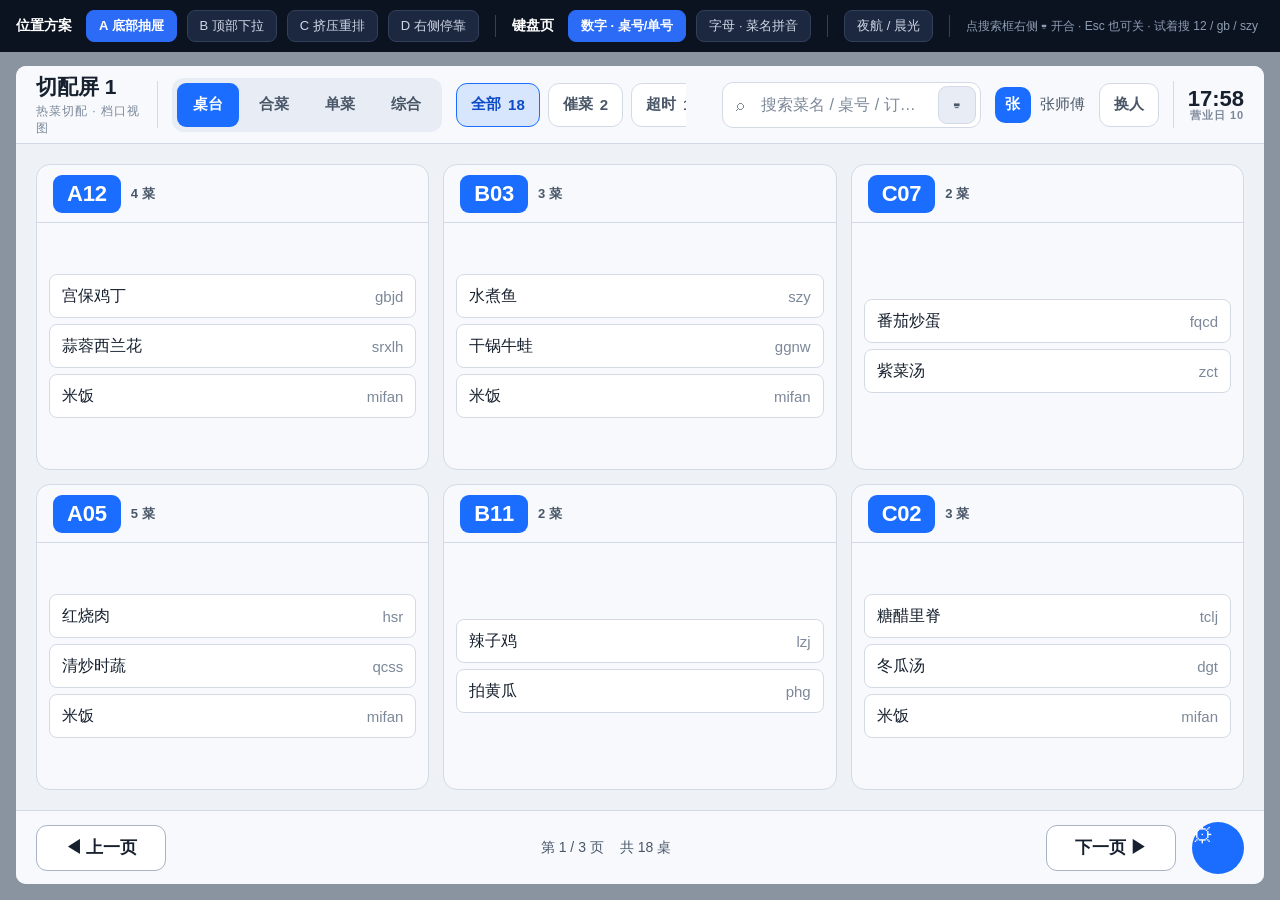
<file: docs/ProtoType/poc-search-kb.html>
<!DOCTYPE html>
<html lang="zh-CN" data-theme="b">
<head>
<meta charset="UTF-8">
<meta name="viewport" content="width=device-width,initial-scale=1">
<title>搜索触摸键盘 · 四位置方案草样（桌台模式）</title>
<style>
:root{
  --bg-page:#EEF2F7;--bg-surface:#F7F9FC;--bg-surface-2:#FFFFFF;--bg-elev:#E8EDF5;
  --border:#D3DAE6;--border-strong:#A8B4C6;
  --text:#16202E;--text-2:#4A5768;--text-3:#7C8899;
  --brand:#1A6DFF;--brand-ink:#0E4BC7;--done:#1FA463;--warn:#D0021B;
  --pad:20px;--gap:14px;--radius:14px;--top-h:78px;--pager-h:74px;
}
[data-theme="a"]{
  --bg-page:#0E1622;--bg-surface:#16202E;--bg-surface-2:#1E2937;--bg-elev:#22303F;
  --border:#2C3B4D;--border-strong:#41546B;
  --text:#E8EEF6;--text-2:#A9B7C8;--text-3:#7A8CA0;
  --brand:#4D9DFF;--brand-ink:#9AC6FF;--done:#3FBE7E;--warn:#FF6B6B;
}
*{box-sizing:border-box;margin:0;padding:0;-webkit-tap-highlight-color:transparent}
html,body{height:100%;overflow:hidden}
body{
  background:#8A93A0;font-family:"PingFang SC","Microsoft YaHei","Segoe UI",sans-serif;
  color:var(--text);-webkit-font-smoothing:antialiased;display:flex;flex-direction:column;
}
button{font-family:inherit;color:inherit;border:0;background:none;cursor:pointer;touch-action:manipulation}

/* ---- demo 控件条：不属于原型，选完方案即删 ---- */
.ctl{
  flex:none;display:flex;align-items:center;gap:10px;flex-wrap:wrap;
  padding:10px 16px;background:#0B1220;color:#CFD8E6;font-size:13px;
}
.ctl b{color:#fff;font-size:14px;font-weight:600;margin-right:4px}
.ctl .sep{width:1px;height:22px;background:#33405A;margin:0 6px}
.ctl button{
  height:32px;padding:0 12px;border-radius:8px;background:#1C2740;border:1px solid #33405A;
  color:#CFD8E6;font-size:13px;
}
.ctl button.on{background:#2C6BF5;border-color:#2C6BF5;color:#fff;font-weight:600}
.ctl .note{color:#8E9DB4;font-size:12px}

/* ---- 屏幕等比框 ---- */
#shell{flex:1;min-height:0;padding:14px 16px 16px;display:flex}
#app{
  position:relative;flex:1;min-width:0;display:grid;
  grid-template-rows:auto minmax(0,1fr) auto auto;
  background:var(--bg-page);border-radius:10px;overflow:hidden;
}

/* ---------------- 顶栏 ---------------- */
.top{
  display:flex;align-items:center;gap:14px;height:var(--top-h);padding:0 var(--pad);
  background:var(--bg-surface);border-bottom:1px solid var(--border);overflow:hidden;
}
.brand b{display:block;font-size:21px;font-weight:800;white-space:nowrap}
.brand span{display:block;font-size:12px;color:var(--text-3);letter-spacing:.08em;margin-top:2px}
.vsep{width:1px;height:60%;background:var(--border);flex:none}
.tabs{display:flex;gap:4px;background:var(--bg-elev);padding:5px;border-radius:12px;flex:none}
.tabs button{height:44px;padding:0 16px;border-radius:9px;font-size:15px;font-weight:700;color:var(--text-2)}
.tabs button.on{background:var(--brand);color:#fff}
.chips{display:flex;gap:8px;flex:1 1 auto;min-width:0;overflow:hidden}
.chip{
  height:44px;padding:0 14px;border-radius:11px;background:var(--bg-surface-2);
  border:1px solid var(--border);display:inline-flex;align-items:center;gap:7px;flex:none;
  font-size:15px;font-weight:600;color:var(--text-2);
}
.chip.on{background:rgba(26,109,255,.14);border-color:var(--brand);color:var(--brand-ink)}
.top-sp{flex:1 1 0;min-width:8px}
.search{position:relative;flex:1 1 22vw;min-width:150px;max-width:22vw}
.search input{
  width:100%;height:46px;border-radius:11px;background:var(--bg-surface-2);
  border:1px solid var(--border);color:var(--text);outline:none;
  font-size:16px;padding-inline:38px 50px;text-overflow:ellipsis;
}
.search input::placeholder{color:var(--text-3);opacity:1}
.search.open input{border-color:var(--brand);box-shadow:0 0 0 3px rgba(61,139,255,.18)}
.search .ico{
  position:absolute;inset-inline-start:14px;top:50%;transform:translateY(-50%);
  font-size:16px;color:var(--text-3);pointer-events:none;
}
#kbBtn{
  position:absolute;inset-inline-end:5px;top:50%;transform:translateY(-50%);
  width:38px;height:38px;border-radius:9px;display:grid;place-items:center;
  background:var(--bg-elev);border:1px solid var(--border);font-size:15px;color:var(--text-2);
}
#kbBtn.on{background:var(--brand);border-color:var(--brand);color:#fff}
.who{display:flex;align-items:center;gap:9px;flex:none;font-size:15px;color:var(--text-2)}
.who .av{width:36px;height:36px;border-radius:10px;background:var(--brand);color:#fff;display:grid;place-items:center;font-weight:800}
.tb-btn{height:44px;padding:0 14px;border-radius:11px;background:var(--bg-surface-2);border:1px solid var(--border);font-size:15px;font-weight:600;color:var(--text-2);flex:none}
.clock{flex:none;text-align:end;font-size:22px;font-weight:800;line-height:1.05}
.clock small{display:block;font-size:11px;font-weight:600;color:var(--text-3);letter-spacing:.08em}

/* ---------------- 内容区 ---------------- */
.body{min-height:0;overflow:hidden;padding:var(--pad)}
.grid{
  width:100%;height:100%;display:grid;gap:var(--gap);
  grid-template-columns:repeat(3,minmax(0,1fr));grid-template-rows:repeat(2,minmax(0,1fr));
}
.tcard{
  background:var(--bg-surface);border:1px solid var(--border);border-radius:var(--radius);
  display:flex;flex-direction:column;overflow:hidden;opacity:1;transition:opacity .18s;
}
.tcard.dim{opacity:.28}
.tcard.hit{border-color:var(--brand);box-shadow:0 0 0 3px rgba(26,109,255,.3)}
.chd{flex:none;height:58px;display:flex;align-items:center;gap:10px;padding-inline:16px;border-bottom:1px solid var(--border)}
.ctno{
  display:inline-flex;align-items:center;height:38px;padding-inline:14px;border-radius:9px;
  background:var(--brand);color:#fff;font-weight:800;font-size:22px;letter-spacing:-.01em;
}
.ccnt{font-size:13px;font-weight:700;color:var(--text-2);white-space:nowrap}
.cbd{flex:1;min-height:0;padding:10px 12px;display:flex;flex-direction:column;gap:6px;justify-content:center;overflow:hidden}
.drow{
  display:flex;align-items:center;height:44px;border-radius:8px;padding-inline:12px;
  background:var(--bg-surface-2);border:1px solid var(--border);font-size:16px;gap:10px;
}
.drow em{margin-inline-start:auto;font-style:normal;color:var(--text-3);font-size:15px}

/* ---------------- 底栏 ---------------- */
.pager{
  display:flex;align-items:center;gap:16px;height:var(--pager-h);padding:0 var(--pad);
  background:var(--bg-surface);border-top:1px solid var(--border);
}
.pg-btn{height:46px;min-width:130px;padding:0 20px;border-radius:11px;background:var(--bg-surface-2);border:1.5px solid var(--border-strong);font-size:17px;font-weight:700;display:inline-flex;align-items:center;justify-content:center;gap:10px}
.pg-mid{flex:1;display:flex;align-items:center;justify-content:center;gap:16px;font-size:14px;color:var(--text-2)}
#fab{width:52px;height:52px;border-radius:50%;background:var(--brand);color:#fff;font-size:22px;flex:none}

/* ================================================================
   虚拟键盘本体：样式与内容在四方案下完全一致，变的只有「落在哪」
   ================================================================ */
#kb{
  display:none;z-index:30;
  background:var(--bg-surface);border:1px solid var(--border-strong);
  padding:12px;flex-direction:column;gap:10px;overflow:hidden;
}
#kb.show{display:flex}
.kb-hd{flex:none;display:flex;align-items:center;gap:10px}
.kb-val{
  flex:1;min-width:0;height:44px;border-radius:10px;background:var(--bg-surface-2);
  border:1px solid var(--border);display:flex;align-items:center;padding-inline:14px;
  font-size:18px;font-weight:700;color:var(--text);overflow:hidden;text-overflow:ellipsis;white-space:nowrap;
}
.kb-val .ph{color:var(--text-3);font-weight:400}
.kb-x{width:44px;height:44px;border-radius:10px;background:var(--bg-elev);border:1px solid var(--border);font-size:18px;color:var(--text-2);flex:none}
.kb-tab{flex:none;display:flex;gap:6px;align-items:center}
.kb-tab button{height:40px;padding:0 14px;border-radius:9px;background:var(--bg-elev);border:1px solid var(--border);font-size:14px;font-weight:700;color:var(--text-2)}
.kb-tab button.on{background:rgba(26,109,255,.14);border-color:var(--brand);color:var(--brand-ink)}
.kb-hit{
  flex:none;min-height:44px;display:flex;align-items:center;gap:8px;flex-wrap:wrap;
  padding:6px 4px;border-top:1px dashed var(--border);
}
.kb-hit b{font-size:14px;color:var(--text-2);font-weight:600}
.kb-hit button{
  height:38px;padding:0 12px;border-radius:9px;background:rgba(26,109,255,.12);
  border:1px solid var(--brand);color:var(--brand-ink);font-size:14px;font-weight:700;
}
.kb-hit .none{font-size:14px;color:var(--text-3)}
.kb-keys{
  flex:1;min-height:0;display:grid;gap:8px;
  /* 键区跟着面板限宽居中：10 列的字母页铺满才够宽，4 列的数字页若也铺满，
     单个数字键会被拉到 300px 以上，比例失衡。统一限宽，两页切换也不跳宽度。 */
  width:min(100%,clamp(560px,54vw,940px));margin-inline:auto;
}
.kb-k{
  min-height:0;border-radius:10px;background:var(--bg-surface-2);border:1px solid var(--border);
  font-size:22px;font-weight:700;color:var(--text);
}
.kb-k:active{background:var(--bg-elev);transform:scale(.97)}
.kb-k.fn{font-size:17px;color:var(--text-2);background:var(--bg-elev)}
.kb-k.go{background:var(--brand);border-color:var(--brand);color:#fff;font-size:17px}
/* 数字页 4×3：比 3×4 少一行，同样的面板高度能换出更高的键 */
#pageNum{grid-template-columns:repeat(4,minmax(0,1fr));grid-template-rows:repeat(3,minmax(0,1fr))}
/* 字母页 10×4 */
#pageAbc{grid-template-columns:repeat(10,minmax(0,1fr));grid-template-rows:repeat(4,minmax(0,1fr))}
#pageAbc.hide{display:none}
#pageNum.hide{display:none}
/* 矮屏（1366×768 及竖向壁挂）：收紧自身留白，保住键高 ≥48px 这条硬线 */
@media (max-height:860px){
  #kb{padding:8px;gap:6px}
  .kb-val{height:38px;font-size:16px}
  .kb-x{width:38px;height:38px}
  .kb-tab button{height:34px;padding:0 10px;font-size:13px}
  .kb-hit{min-height:34px;padding:4px 2px}
  .kb-hit button{height:32px;font-size:13px}
  .kb-keys{gap:6px}
}

/* ============ 方案 A：底部抽屉（贴底、居中限宽、盖住分页条） ============ */
.mode-a #kb{
  position:absolute;left:0;right:0;bottom:0;
  height:clamp(280px,38vh,400px);
  border-inline:0;border-bottom:0;border-radius:18px 18px 0 0;
  box-shadow:0 -10px 30px rgba(10,20,40,.18);
}
.mode-a #kb > *{width:min(100%,clamp(560px,62vw,1060px));margin-inline:auto}

/* ============ 方案 B：顶部下拉（贴着搜索框，右对齐同宽） ============ */
.mode-b #kb{
  position:absolute;top:calc(var(--top-h) + 6px);inset-inline-end:var(--pad);
  width:min(46vw,560px);height:clamp(280px,38vh,404px);
  border-radius:18px;box-shadow:0 10px 30px rgba(10,20,40,.18);
}

/* ============ 方案 C：挤压重排（占一行，内容区被压矮） ============ */
.mode-c #kb{
  position:static;height:clamp(268px,34vh,360px);
  border-inline:0;border-bottom:0;border-radius:0;
}

/* ============ 方案 D：右侧停靠（停在右缘，内容区横向被压） ============ */
.mode-d #kb{
  position:absolute;top:var(--top-h);bottom:var(--pager-h);inset-inline-end:0;
  width:clamp(300px,34vw,540px);border-block:0;border-inline-end:0;border-radius:0;
  box-shadow:-10px 0 30px rgba(10,20,40,.14);
}
/* D 方案：键盘占的这条是「内容区右侧」，Demo 里用 grid 让出这一列，便于看真实效果 */
.mode-d.kb-open .body{padding-inline-end:calc(clamp(300px,34vw,540px) + 8px)}
</style>
</head>
<body data-page="num">

<div class="ctl">
  <b>位置方案</b>
  <button data-mode="a" class="on">A 底部抽屉</button>
  <button data-mode="b">B 顶部下拉</button>
  <button data-mode="c">C 挤压重排</button>
  <button data-mode="d">D 右侧停靠</button>
  <span class="sep"></span>
  <b>键盘页</b>
  <button data-page="num" class="on">数字 · 桌号/单号</button>
  <button data-page="abc">字母 · 菜名拼音</button>
  <span class="sep"></span>
  <button id="themeBtn">夜航 / 晨光</button>
  <span class="sep"></span>
  <span class="note">点搜索框右侧 ⌨ 开合 · Esc 也可关 · 试着搜 12 / gb / szy</span>
</div>

<div id="shell">
<div id="app" class="mode-a">

  <header class="top">
    <div class="brand"><b>切配屏 1</b><span>热菜切配 · 档口视图</span></div>
    <div class="vsep"></div>
    <div class="tabs">
      <button class="on">桌台</button><button>合菜</button><button>单菜</button><button>综合</button>
    </div>
    <div class="chips">
      <div class="chip on">全部 <b>18</b></div>
      <div class="chip">催菜 <b>2</b></div>
      <div class="chip">超时 <b>1</b></div>
    </div>
    <div class="top-sp"></div>
    <div class="search" id="search">
      <span class="ico">⌕</span>
      <input id="q" readonly placeholder="搜索菜名 / 桌号 / 订单号">
      <button id="kbBtn" title="触摸键盘（点一下开关）">⌨</button>
    </div>
    <div class="who"><div class="av">张</div><div>张师傅</div></div>
    <button class="tb-btn">换人</button>
    <div class="vsep"></div>
    <div class="clock">17:58<small>营业日 10</small></div>
  </header>

  <main class="body"><div class="grid" id="grid"></div></main>

  <div id="kb">
    <div class="kb-hd">
      <div class="kb-val" id="kbVal"><span class="ph">搜索菜名 / 桌号 / 订单号</span></div>
      <div class="kb-tab">
        <button data-page="num" class="on">数字</button>
        <button data-page="abc">字母</button>
      </div>
      <button class="kb-x" id="kbX" title="收起">⌄</button>
    </div>
    <div class="kb-hit" id="kbHit"></div>
    <div class="kb-keys" id="pageNum"></div>
    <div class="kb-keys hide" id="pageAbc"></div>
  </div>

  <footer class="pager">
    <button class="pg-btn">◀ 上一页</button>
    <div class="pg-mid"><span>第 1 / 3 页</span><span>共 18 桌</span></div>
    <button class="pg-btn">下一页 ▶</button>
    <div id="fab">⚙</div>
  </footer>

</div>
</div>

<script>
/* ---------- 假数据：桌号 + 菜品 + 拼音首字母（搜菜名时用） ---------- */
const DATA = [
  {no:'A12', cnt:4, wait:'08:12', dishes:[['宫保鸡丁','gbjd'],['蒜蓉西兰花','srxlh'],['米饭','mifan']]},
  {no:'B03', cnt:3, wait:'06:40', dishes:[['水煮鱼','szy'],['干锅牛蛙','ggnw'],['米饭','mifan']]},
  {no:'C07', cnt:2, wait:'12:05', dishes:[['番茄炒蛋','fqcd'],['紫菜汤','zct']]},
  {no:'A05', cnt:5, wait:'03:21', dishes:[['红烧肉','hsr'],['清炒时蔬','qcss'],['米饭','mifan']]},
  {no:'B11', cnt:2, wait:'09:58', dishes:[['辣子鸡','lzj'],['拍黄瓜','phg']]},
  {no:'C02', cnt:3, wait:'05:07', dishes:[['糖醋里脊','tclj'],['冬瓜汤','dgt'],['米饭','mifan']]}
];

const grid = document.getElementById('grid');
DATA.forEach(d=>{
  const c = document.createElement('div');
  c.className='tcard'; c.dataset.no=d.no;
  c.innerHTML = `<div class="chd"><span class="ctno">${d.no}</span><span class="ccnt">${d.cnt} 菜</span></div>`+
    `<div class="cbd">`+ d.dishes.slice(0,3).map(x=>
      `<div class="drow">${x[0]}<em>${x[1]}</em></div>`).join('') +`</div>`;
  grid.appendChild(c);
});

/* ---------- 键盘 ---------- */
const NUM = ['1','2','3','4','5','6','7','8','9','0',{k:'clr',t:'清空'},{k:'del',t:'⌫'}];
const ABC_ROWS = [
  'QWERTYUIOP'.split(''),
  [...'ASDFGHJKL'.split(''), {k:'del',t:'⌫'}],
  [{k:'clr',t:'清空'}, ...'ZXCVBNM'.split(''), {k:'num',t:'数字'}]
];
const pNum = document.getElementById('pageNum');
const pAbc = document.getElementById('pageAbc');
NUM.forEach(x=>{
  const b=document.createElement('button');
  const k = typeof x==='string'? x : x.k, t = typeof x==='string'? x : x.t;
  b.className='kb-k'+(k.length>1?' fn':''); b.dataset.k=k; b.textContent=t;
  pNum.appendChild(b);
});
ABC_ROWS.forEach(row=>{
  row.forEach(x=>{
    const b=document.createElement('button');
    const k = typeof x==='string'? x : x.k, t = typeof x==='string'? x : x.t;
    b.className='kb-k'+(k.length>1?' fn':''); b.dataset.k=k; b.textContent=t;
    pAbc.appendChild(b);
  });
});
/* 末行两个宽功能键：空格给菜名里的分隔，「确认搜索」是一次性收尾动作。
   两键按 6:4 分，正好凑满 10 列，不留半格空洞。 */
const sp = document.createElement('button');
sp.className='kb-k fn'; sp.dataset.k='sp'; sp.textContent='空格'; sp.style.gridColumn='span 6';
const go = document.createElement('button');
go.className='kb-k go'; go.dataset.k='ok'; go.textContent='确认搜索'; go.style.gridColumn='span 4';
pAbc.append(sp, go);

/* ---------- 状态 ---------- */
const S = { mode:'a', page:'num', open:false, q:'' };
const app=document.getElementById('app'), search=document.getElementById('search'),
      kbBtn=document.getElementById('kbBtn'), kb=document.getElementById('kb'),
      input=document.getElementById('q'), kbVal=document.getElementById('kbVal'),
      kbHit=document.getElementById('kbHit');

function paint(){
  /* 搜索框 / 抽屉里的两份「当前输入」始终同步：
     顶栏那份给远处的人看，抽屉这份给正在打字的人看，不能两边不一致。 */
  input.value = S.q;
  kbVal.innerHTML = S.q ? S.q : '<span class="ph">搜索菜名 / 桌号 / 订单号</span>';

  const q = S.q.trim().toLowerCase();
  const hitT = [], hitD = [];
  if(q){
    DATA.forEach(d=>{
      if(d.no.toLowerCase().includes(q)) hitT.push(d.no);
      d.dishes.forEach(x=>{
        if(x[0].includes(q) || x[1].startsWith(q)) hitD.push(x[0]);
      });
    });
  }
  hitD.forEach((v,i,a)=>{ if(a.indexOf(v)!==i) a.splice(i,1); });

  kbHit.innerHTML='';
  if(!q){ kbHit.innerHTML='<span class="none">输入后这里显示命中</span>'; }
  else{
    kbHit.innerHTML = `<b>命中 ${hitT.length} 桌 · ${hitD.length} 菜</b>` +
      hitT.map(n=>`<button data-t="${n}">${n} 桌</button>`).join('') +
      hitD.slice(0,4).map(n=>`<button data-d="${n}">${n}</button>`).join('');
  }
  kbHit.querySelectorAll('button').forEach(b=>{
    b.onclick = ()=>{
      const t = b.dataset.t, d = b.dataset.d;
      document.querySelectorAll('.tcard').forEach(c=>{
        let ok=false;
        if(t) ok = c.dataset.no===t;
        if(d) ok = [...c.querySelectorAll('.drow')].some(r=>r.firstChild.textContent===d);
        c.classList.toggle('hit', ok); c.classList.toggle('dim', !ok);
      });
    };
  });

  /* 词被清空时还原全部卡片：否则上一次筛选的高亮会赖着不走 */
  if(!q) document.querySelectorAll('.tcard').forEach(c=>c.classList.remove('hit','dim'));
}

function openKB(v){
  S.open = v;
  kb.classList.toggle('show', v);
  search.classList.toggle('open', v);
  kbBtn.classList.toggle('on', v);
  app.classList.toggle('kb-open', v);
  if(v) paint();
}
kbBtn.onclick = e=>{ e.stopPropagation(); openKB(!S.open); };
document.getElementById('kbX').onclick = ()=> openKB(false);
search.addEventListener('pointerdown', e=>{ if(e.target!==kbBtn) openKB(true); });

document.querySelectorAll('.kb-k').forEach(b=>{
  b.onclick = e=>{
    e.stopPropagation();
    const k = b.dataset.k;
    if(k==='del') S.q = S.q.slice(0,-1);
    else if(k==='clr') S.q='';
    else if(k==='sp') S.q += ' ';
    else if(k==='num'){ setPage('num'); return; }
    else if(k==='ok'){ openKB(false); return; }
    else S.q += k;
    paint();
  };
});
document.querySelectorAll('.kb-tab button').forEach(b=>{ b.onclick = ()=> setPage(b.dataset.page); });

function setPage(p){
  S.page = p;
  document.body.dataset.page = p;
  pNum.classList.toggle('hide', p!=='num');
  pAbc.classList.toggle('hide', p!=='abc');
  document.querySelectorAll('.kb-tab button').forEach(b=>b.classList.toggle('on', b.dataset.page===p));
  document.querySelectorAll('.ctl button[data-page]').forEach(b=>b.classList.toggle('on', b.dataset.page===p));
}

document.querySelectorAll('.ctl button[data-mode]').forEach(b=>{
  b.onclick = ()=>{
    S.mode = b.dataset.mode;
    app.className = 'mode-'+S.mode + (S.open?' kb-open':'');
    document.querySelectorAll('.ctl button[data-mode]').forEach(x=>x.classList.toggle('on', x===b));
  };
});
document.querySelectorAll('.ctl button[data-page]').forEach(b=>{ b.onclick = ()=> setPage(b.dataset.page); });
document.getElementById('themeBtn').onclick = ()=>{
  document.documentElement.dataset.theme = document.documentElement.dataset.theme==='b' ? 'a' : 'b';
};
document.addEventListener('keydown', e=>{ if(e.key==='Escape') openKB(false); });
/* 触控设备 / 真实场景：点第三 fi 内容区任何卡片都收起键盘（台账不被长期压住） */
document.getElementById('grid').addEventListener('pointerdown', ()=>{ if(S.open) openKB(false); });

/* ---------- 深链 + 探针 ---------- */
(function boot(){
  const u = new URLSearchParams(location.search);
  if(u.get('mode')) document.querySelector(`.ctl button[data-mode="${u.get('mode')}"]`).click();
  if(u.get('theme')) document.documentElement.dataset.theme = u.get('theme');
  if(u.get('page')) setPage(u.get('page'));
  if(u.get('kb')==='1') openKB(true);
  if(u.get('q')){ S.q = u.get('q'); paint(); }

  /* 顶栏真实高度写回 CSS 变量，供 B / D 方案定位 */
  const sync = ()=>{
    document.documentElement.style.setProperty('--top-h',
      document.querySelector('.top').getBoundingClientRect().height + 'px');
  };
  sync(); window.addEventListener('resize', sync); setTimeout(sync,50);

  paint();

  if(u.get('probe')==='1'){
    setTimeout(()=>{
      const r = kb.getBoundingClientRect();
      const pages = S.page==='num'? pNum : pAbc;
      const k = pages.querySelector('.kb-k').getBoundingClientRect();
      const body = document.querySelector('.body').getBoundingClientRect();
      const hidden = [...document.querySelectorAll('.tcard')].filter(c=>{
        const b = c.getBoundingClientRect();
        return b.bottom > r.top && b.top < r.bottom && b.right > r.left && b.left < r.right;
      }).length;
      document.body.setAttribute('data-probe',
        `mode=${S.mode} page=${S.page} open=${S.open}` +
        ` kb=${Math.round(r.width)}x${Math.round(r.height)}@${Math.round(r.left)},${Math.round(r.top)}` +
        ` key=${Math.round(k.width)}x${Math.round(k.height)}` +
        ` body=${Math.round(body.width)}x${Math.round(body.height)}` +
        ` coveredCards=${hidden}` +
        ` cardW=${Math.round(document.querySelector('.tcard').getBoundingClientRect().width)}`);
    }, 500);
  }
})();
</script>
</body>
</html>
</file>
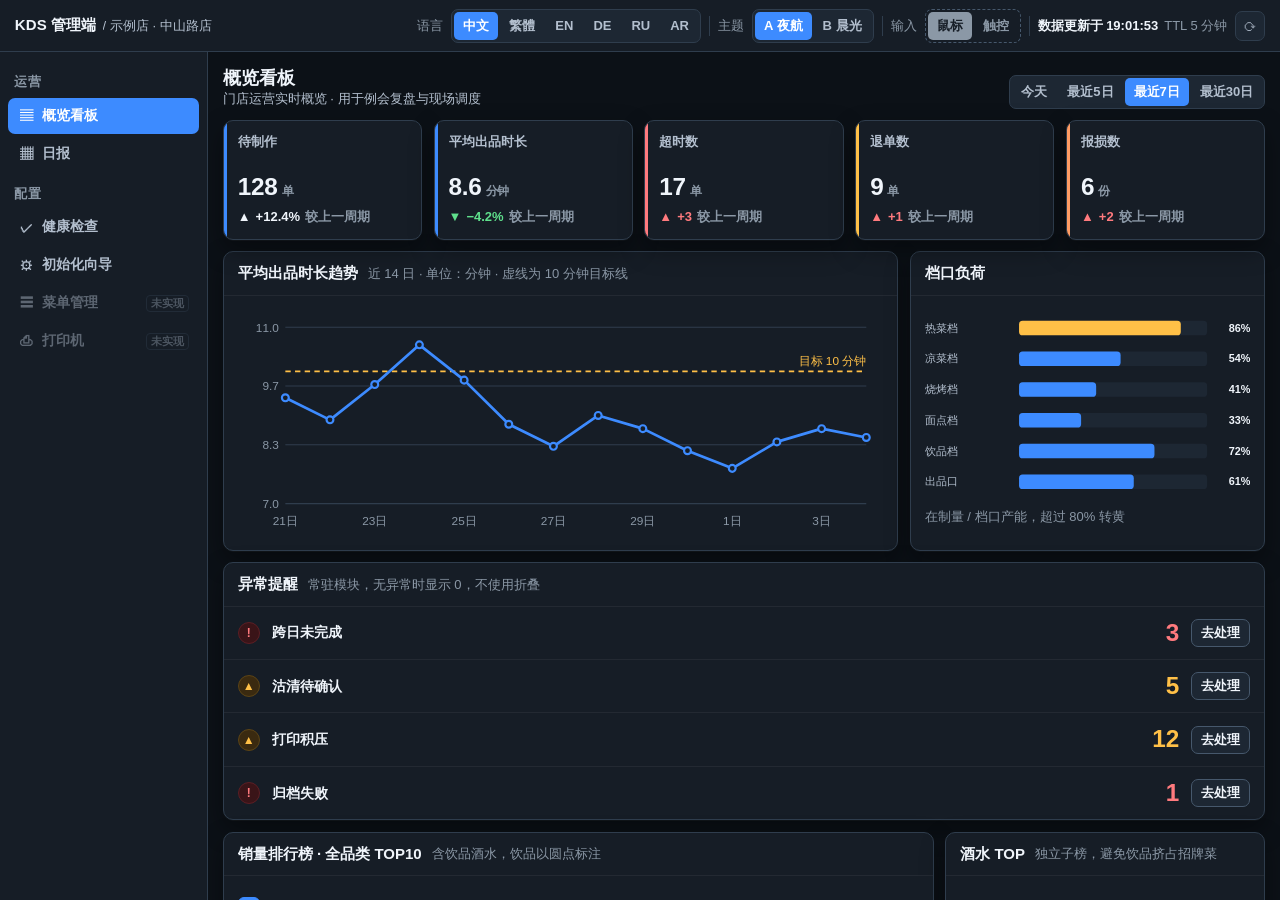
<file: docs/Prd/prototype/v2/admin.html>
<!DOCTYPE html>
<!-- ==========================================================================
     KDS 管理端原型（B-03 概览看板 / B-04 日报 / B-18 健康检查 + B-19 路由矩阵 / B-02 初始化向导）
     URL：admin.html?view=dash|report|health|wizard&theme=a|b&lang=zh|yue|en|de|ru|ar

     与作业屏 app.html 的关系：
     - 复用同一套颜色令牌（core.css 兜底 + theme-a / theme-b 覆盖），主题靠 <html data-theme> 切换；
     - 不复用作业屏的结构类（.top / .btn / .card …），管理端全部 adm- 前缀，两条线互不影响；
     - 范式不同：作业屏是触屏（行高 48–86px），管理端是桌面鼠标（控件 34px / 正文 14px）。
     ========================================================================== -->
<html lang="zh-CN" dir="ltr" data-theme="a">
<head>
<meta charset="UTF-8">
<meta name="viewport" content="width=device-width,initial-scale=1">
<title>KDS 管理端 · 原型</title>
<!-- 主题挂 <html>：令牌变量必须能被所有元素取到，挂在容器上会让浮层/提示条取不到变量。 -->
<link rel="stylesheet" href="css/core.css">
<link rel="stylesheet" href="css/theme-a.css">
<link rel="stylesheet" href="css/theme-b.css">
<!-- 管理端自有样式必须在主题之后：它定义 --adm-* 语义别名指向令牌，顺序反了不会报错但可读性变差 -->
<link rel="stylesheet" href="css/admin.css">
<script>
/* 首屏防闪：在样式生效前就把 data-theme / lang / dir 写到 <html> 上。
   原型里不做持久化，但避免「先浅色一帧再变深色」的跳变。 */
(function(){
  var q=new URLSearchParams(location.search);
  var th=q.get('theme'); document.documentElement.setAttribute('data-theme', (th==='b'?'b':'a'));
  var lg=q.get('lang'); if(!lg) lg='zh';
  var M={zh:['zh-CN','ltr'],yue:['yue-Hant-HK','ltr'],en:['en','ltr'],de:['de','ltr'],ru:['ru','ltr'],ar:['ar','rtl']};
  var m=M[lg]||M.zh;
  document.documentElement.setAttribute('lang',m[0]);
  document.documentElement.setAttribute('dir',m[1]);
})();
</script>
</head>
<body>

<div id="adm" class="adm">
  <!-- ===================== 顶栏（固定） ===================== -->
  <header class="adm-top">
    <div class="adm-brand">
      <b id="admProd">KDS 管理端</b>
      <span id="admShop"></span>
    </div>
    <div class="adm-top-sp"></div>
    <div class="adm-cluster">
      <span class="adm-clabel" id="admLangLbl">语言</span>
      <div class="adm-seg" id="admLang" role="group" aria-label="语言"></div>
      <span class="adm-vsep"></span>
      <span class="adm-clabel" id="admThemeLbl">主题</span>
      <div class="adm-seg" id="admTheme" role="group" aria-label="主题">
        <button type="button" data-act="theme" data-v="a">A 夜航</button>
        <button type="button" data-act="theme" data-v="b">B 晨光</button>
      </div>
      <span class="adm-vsep"></span>
      <!-- 评审对照位（虚线框）：切换「鼠标范式 / 触控范式」。
           真机是触摸屏时会自动进触控，这里只是让人在任意设备上都能比两种形态。 -->
      <span class="adm-clabel" id="admInputLbl">输入</span>
      <div class="adm-seg review" id="admInput" role="group" aria-label="输入方式（评审对照位）">
        <button type="button" data-act="input" data-v="mouse">鼠标</button>
        <button type="button" data-act="input" data-v="touch">触控</button>
      </div>
      <span class="adm-vsep"></span>
      <div class="adm-clock">
        <span class="v" id="admUpdated"></span>
        <span class="ttl" id="admTtl"></span>
      </div>
      <button type="button" class="adm-iconbtn" id="admRefresh" data-act="refresh" title="刷新">⟳</button>
    </div>
  </header>

  <!-- ===================== 主体：侧栏固定 + 内容区滚动 ===================== -->
  <div class="adm-main">
    <nav class="adm-nav" id="admNav" aria-label="主导航"></nav>
    <main class="adm-content" id="admContent"></main>
  </div>
</div>

<!-- 提示条：原型里所有「点击后的反馈」都走这里，不用 alert（alert 会打断评审节奏且无法截图） -->
<div class="adm-toast" id="admToast" role="status" aria-live="polite">
  <span class="ico" aria-hidden="true">i</span><span class="tx" id="admToastTx"></span>
</div>

<script>
(function(){
'use strict';

/* ==========================================================================
   1. 状态与 URL 参数
   ========================================================================== */
const VIEWS = ['dash','report','health','wizard'];
const S = {
  view : 'dash',
  theme: 'a',
  lang : 'zh',
  range: 'd7',      /* dash 时间档：d1 今天 / d5 最近5日 / d7 最近7日 / d30 最近30日 */
  drinks: true,     /* 是否单独给酒水 TOP 子榜 —— 本屏的核心决策开关 */
  step : 1,         /* wizard 当前步 */
  engine:'sqlite',  /* 数据库引擎：sqlite | sqlsrv */
  matrix: true,     /* B-19 路由矩阵下钻面板默认展开（评审要一眼看到，不藏起来） */
  dbTest: null,     /* null=未测试 / 'ok' / 'fail' */
  /* 输入方式：mouse | touch。
     默认按真机指针类型判定 —— 管理端既是店里那台触摸一体机上的页面，也是办公室电脑上的页面，
     同一个 URL 要给两拨人各自合适的密度。屏上对照位可以手动覆盖。 */
  input: (window.matchMedia && window.matchMedia('(pointer:coarse)').matches) ? 'touch' : 'mouse'
};
(function readQuery(){
  const q = new URLSearchParams(location.search);
  if(VIEWS.indexOf(q.get('view'))>=0) S.view = q.get('view');
  if(q.get('theme')==='b' || q.get('theme')==='a') S.theme = q.get('theme');
  if(q.get('lang')) S.lang = q.get('lang');
  if(q.get('input')==='touch' || q.get('input')==='mouse') S.input = q.get('input');
})();

/* ==========================================================================
   2. 语言元数据
   len = 相对中文的文本膨胀系数（排版按最坏的 2.3 预留）。
   yue 的 tag 必须是 yue-Hant-HK：裸 'yue' 只声明语种不带文字系统，
   浏览器仍可能按简体字形回退，繁体正字要靠 -Hant 才稳。
   ========================================================================== */
const LANG_META = {
  zh :{tag:'zh-CN',       dir:'ltr', len:1.00, name:'简体中文', short:'中文'},
  yue:{tag:'yue-Hant-HK', dir:'ltr', len:1.15, name:'粵語 · 繁體', short:'繁體'},
  en :{tag:'en',          dir:'ltr', len:1.70, name:'English',  short:'EN'},
  de :{tag:'de',          dir:'ltr', len:2.20, name:'Deutsch',  short:'DE'},
  ru :{tag:'ru',          dir:'ltr', len:2.30, name:'Русский',  short:'RU'},
  ar :{tag:'ar',          dir:'rtl', len:1.35, name:'العربية',  short:'AR'}
};
const meta = () => LANG_META[S.lang] || LANG_META.zh;

/* ==========================================================================
   3. 词典
   每屏只挑最关键 UI 文案 + 会随语言变化的数据（品项名 / 档口名 / 检查项名）。
   未命中的 key 回落到中文，保证新增语言时不会整屏变 key 名。
   ========================================================================== */
const T = {

/* ---------------------------------------------------------------- zh ------ */
zh:{
  c_product:'KDS 管理端', c_shop:'示例店 · 中山路店',
  c_navOps:'运营', c_navCfg:'配置',
  c_navDash:'概览看板', c_navReport:'日报', c_navHealth:'健康检查', c_navWizard:'初始化向导',
  c_navMenu:'菜单管理', c_navPrinter:'打印机', c_soon:'未实现',
  c_input:'输入', c_inMouse:'鼠标', c_inTouch:'触控', c_theme:'主题', c_themeA:'A 夜航', c_themeB:'B 晨光', c_lang:'语言',
  c_updated:'数据更新于 {t}', c_ttl:'TTL 5 分钟', c_refresh:'刷新数据',
  c_go:'去处理', c_cfg:'去配置', c_export:'导出', c_fold:'收起', c_unfold:'展开',
  c_rank:'排名', c_item:'品项', c_cat:'分类', c_qty:'销量', c_amt:'金额', c_total:'合计',

  d_title:'概览看板', d_sub:'门店运营实时概览 · 用于例会复盘与现场调度',
  d_k1:'待制作', d_k2:'平均出品时长', d_k3:'超时数', d_k4:'退单数', d_k5:'报损数',
  u_order:'单', u_min:'分钟', u_portion:'份', d_vs:'较上一周期',
  d_r1:'今天', d_r5:'最近5日', d_r7:'最近7日', d_r30:'最近30日',
  d_trend:'平均出品时长趋势', d_trendNote:'近 14 日 · 单位：分钟 · 虚线为 10 分钟目标线',
  d_load:'档口负荷', d_loadNote:'在制量 / 档口产能，超过 80% 转黄',
  d_alert:'异常提醒', d_alertNote:'常驻模块，无异常时显示 0，不使用折叠',
  a1:'跨日未完成', a2:'沽清待确认', a3:'打印积压', a4:'归档失败',
  d_rankAll:'销量排行榜 · 全品类 TOP10', d_rankNote:'含饮品酒水，饮品以圆点标注',
  d_rankDrinks:'酒水 TOP', d_rankDrinkNote:'独立子榜，避免饮品挤占招牌菜',
  d_split:'单独显示酒水子榜',
  d_splitHint:'不分子榜时可乐会挤掉招牌菜，容易误判',
  d_chartLine:'折线图：近 14 日平均出品时长趋势',
  d_chartBar:'横向条形图：6 个档口的当前负荷',
  d_axisDay:'日', d_target:'目标 10 分钟',

  r_title:'日报', r_sub:'单日经营明细与损耗归因',
  r_loss:'损耗总览', r_lossRet:'退菜', r_lossWaste:'报损', r_lossTotal:'合计',
  r_lossFormula:'合计 = 退菜 + 报损',
  r_date:'日期', r_export:'导出 CSV',
  r_colItem:'品项', r_colCat:'分类', r_colQty:'销量', r_colRet:'退菜数', r_colWaste:'报损数', r_colAmt:'金额',
  r_cur:'¥',

  h_title:'健康检查', h_sub:'上线前自检 · 共 30 项，Error 必须清零才能保存',
  h_err:'Error', h_warn:'Warn', h_info:'Info', h_ok:'通过',
  h_block:'Error 阻断保存', h_pass:'通过 {x}/{n}',
  g_route:'路由', g_print:'打印', g_lang:'语言', g_db:'数据库',
  h_fix:'去修复', h_cfg:'去配置', h_toast:'跳转到「{p}」配置页并定位到「{a}」',
  p_route:'档口路由', p_print:'打印配置', p_lang:'语言与翻译', p_db:'数据库',
  h_exportCsv:'导出 CSV', h_exportPdf:'导出 PDF', h_sign:'门店签字留档',
  h_mx:'B-19 路由矩阵', h_mxBtn:'路由矩阵', h_mxNote:'与自检共用同一解析器',
  h_mxSub:'行为单据 / 事件类型，列为目标档口 / 终端',
  mx1:'下单', mx2:'加菜', mx3:'退菜', mx4:'划单', mx5:'催菜', mx6:'叫号', mx7:'换台', mx8:'并台', mx9:'沽清', mx10:'结账',
  mc1:'热菜档', mc2:'凉菜档', mc3:'烧烤档', mc4:'面点档', mc5:'饮品档', mc6:'前台收银',
  lg1:'● 已配置', lg2:'◐ 部分配置', lg3:'○ 未配置', lg4:'●! 配置有误',

  w_title:'初始化向导', w_sub:'五步完成门店上线配置，可随时退出后重入',
  w_skip:'跳过后补', w_prev:'上一步', w_next:'下一步', w_finish:'完成安装',
  w_s1:'语言地区', w_s2:'门店信息', w_s3:'数据库', w_s4:'营业日与餐段', w_s5:'创建管理员',
  w_lang:'界面语言', w_langHint:'影响全部终端、打印模板与导出文件',
  w_tz:'时区', w_tzHint:'取本机时区，不可修改：配错会让所有时长统计偏移',
  w_shopName:'门店名称', w_code:'门店编码', w_codeWarn:'创建后不可修改',
  w_codeConfirm:'门店编码创建后不可修改，请与总部下发编码核对一致后再继续',
  w_biz:'业态', w_bizHint:'仅预设默认值，不改变功能',
  bz1:'正餐', bz2:'快餐', bz3:'火锅', bz4:'饮品',
  w_addr:'地址', w_tel:'联系电话',
  w_engine:'数据库引擎', w_host:'服务器地址', w_port:'端口', w_dbname:'库名', w_user:'账号', w_pwd:'密码',
  w_sqlite:'SQLite', w_sqliteNote:'单机，零配置', w_sqlsrv:'SQL Server', w_sqlsrvNote:'连锁，需服务器',
  w_test:'测试连接', w_testOk:'连接成功：延迟 12 ms，版本匹配', w_testFail:'连接失败：无法解析主机，请检查地址与端口',
  w_dayStart:'营业日起始时间', w_dayHint:'早于此时间的订单归入前一营业日',
  w_seg:'餐段', w_segHint:'未启用的餐段不参与出品时长统计',
  wg1:'早餐', wg2:'午餐', wg3:'下午茶', wg4:'晚餐', wg5:'夜宵',
  w_adminTitle:'创建管理员', w_name:'姓名', w_empno:'工号', w_mobile:'手机', w_pwd:'密码', w_pwd2:'确认密码',
  w_prog1:'建库', w_prog2:'结构迁移', w_prog3:'种子数据', w_retry:'重试', w_progFail:'失败',
  w_resume:'上次未完成：已建库，从数据库步骤继续',
  w_resumeHint:'中途失败或退出可重新进入，向导记住已完成步骤并从断点继续',
  w_done:'安装完成，正在进入管理端首页',

  n_gongbao:'宫保鸡丁', n_shuizhu:'水煮鱼', n_coke:'可乐', n_mabo:'麻婆豆腐', n_huacai:'干锅花菜',
  n_orange:'鲜榨橙汁', n_beef:'番茄牛腩', n_shrimp:'蒜蓉粉丝蒸虾', n_rice:'米饭', n_cucumber:'拍黄瓜',
  n_letea:'冰柠檬茶', n_beer:'鲜啤', n_yogurt:'自制酸奶', n_fish:'清蒸鲈鱼', n_noodle:'担担面', n_soup:'例汤',
  cat_hot:'热菜', cat_cold:'凉菜', cat_staple:'主食', cat_drink:'饮品酒水',
  st1:'热菜档', st2:'凉菜档', st3:'烧烤档', st4:'面点档', st5:'饮品档', st6:'出品口',

  hi:{
    route:[
      ['下单 → 热菜档','下单事件已绑定热菜档，超时阈值 8 分钟'],
      ['加菜 → 热菜档','加菜继承原单档口，无需单独配置'],
      ['退菜 → 出品口','退菜未路由到出品口，前台收不到退菜回执'],
      ['划单 → 传菜口','绑定 2 个终端，其中 1 个离线'],
      ['催菜 → 全部档口','催菜为广播事件，全部档口同步提醒'],
      ['叫号 → 前台','叫号事件绑定前台取餐屏'],
      ['换台 → 点单机','3 台点单机中仅 2 台收到换台事件'],
      ['并台 → 点单机','并台事件已绑定全部点单机'],
      ['沽清 → 全部档口','沽清为广播事件，不可单独停用'],
      ['结账 → 收银','结账事件绑定收银终端']
    ],
    print:[
      ['热菜档打印机','HP-Laser-01 在线，纸宽 80 mm'],
      ['凉菜档打印机','未检测到打印机，凉菜单当前走热菜档'],
      ['饮品档打印机','队列积压 12 张，最近 1 小时未出单'],
      ['前台小票打印机','在线，已设为默认小票机'],
      ['厨房总单打印','在线，总单模板 v3'],
      ['打印模板绑定','6 个档口均已绑定出单模板'],
      ['打印队列归档','历史积压已归档，保留 30 天']
    ],
    lang:[
      ['简体中文','词条 1240 / 1240，无缺失'],
      ['繁體中文（香港）','词条 1240 / 1240，无缺失'],
      ['English','缺失 6 条，集中在导出文件表头'],
      ['Deutsch','缺失 18 条，集中在报表页'],
      ['Русский','缺失 24 条，集中在向导页'],
      ['العربية','词条完整，RTL 镜像已验证'],
      ['RTL 布局镜像','阿拉伯语下侧栏与表格已镜像，图表数值轴保持原方向'],
      ['字体回退链','简体 / 繁体 / 阿拉伯字形栈均已命中'],
      ['数字与日期格式','部分终端仍用 yyyy/MM/dd，与门店习惯不一致']
    ],
    db:[
      ['数据库连接','SQLite 本地库，延迟 3 ms'],
      ['表结构版本','当前 v12，期望 v14，需执行迁移'],
      ['归档任务','最近一次归档在 3 天前，建议每日执行'],
      ['备份策略','每日 03:00 全量备份，保留 14 天']
    ]
  }
},

/* --------------------------------------------------------------- yue ------
   繁體正字 + 港式餐飲用詞（落單／併檯／走單／起菜／執碼／檔口）。
   不是把簡體轉繁體就算完：詞彙層面大量不同，否則港澳同事讀起來彆扭。 */
yue:{
  c_product:'KDS 管理端', c_shop:'示範店 · 中山路店',
  c_navOps:'營運', c_navCfg:'設定',
  c_navDash:'概覽看板', c_navReport:'日報', c_navHealth:'健康檢查', c_navWizard:'初始化精靈',
  c_navMenu:'餐牌管理', c_navPrinter:'打印機', c_soon:'未實作',
  c_input:'輸入', c_inMouse:'滑鼠', c_inTouch:'觸控', c_theme:'主題', c_themeA:'A 夜航', c_themeB:'B 晨光', c_lang:'語言',
  c_updated:'數據更新於 {t}', c_ttl:'TTL 5 分鐘', c_refresh:'刷新數據',
  c_go:'去處理', c_cfg:'去設定', c_export:'匯出', c_fold:'收起', c_unfold:'展開',
  c_rank:'排名', c_item:'品項', c_cat:'分類', c_qty:'銷量', c_amt:'金額', c_total:'合計',

  d_title:'概覽看板', d_sub:'門店營運即時概覽 · 用於例會檢討與現場調度',
  d_k1:'待整', d_k2:'平均出餐時間', d_k3:'超時數', d_k4:'退單數', d_k5:'報損數',
  u_order:'張', u_min:'分鐘', u_portion:'份', d_vs:'較上一週期',
  d_r1:'今天', d_r5:'最近5日', d_r7:'最近7日', d_r30:'最近30日',
  d_trend:'平均出餐時間趨勢', d_trendNote:'近 14 日 · 單位：分鐘 · 虛線為 10 分鐘目標線',
  d_load:'檔口負荷', d_loadNote:'在製量 / 檔口產能，超過 80% 轉黃',
  d_alert:'異常提醒', d_alertNote:'常駐模組，無異常時顯示 0，不使用摺疊',
  a1:'跨日未完成', a2:'沽清待確認', a3:'打印積壓', a4:'歸檔失敗',
  d_rankAll:'銷量排行榜 · 全品類 TOP10', d_rankNote:'含飲品酒水，飲品以圓點標註',
  d_rankDrinks:'酒水 TOP', d_rankDrinkNote:'獨立子榜，避免飲品擠佔招牌菜',
  d_split:'單獨顯示酒水子榜',
  d_splitHint:'不分子榜時可樂會擠掉招牌菜，容易誤判',
  d_chartLine:'折線圖：近 14 日平均出餐時間趨勢',
  d_chartBar:'橫向條形圖：6 個檔口的當前負荷',
  d_axisDay:'日', d_target:'目標 10 分鐘',

  r_title:'日報', r_sub:'單日經營明細與損耗歸因',
  r_loss:'損耗總覽', r_lossRet:'退菜', r_lossWaste:'報損', r_lossTotal:'合計',
  r_lossFormula:'合計 = 退菜 + 報損',
  r_date:'日期', r_export:'匯出 CSV',
  r_colItem:'品項', r_colCat:'分類', r_colQty:'銷量', r_colRet:'退菜數', r_colWaste:'報損數', r_colAmt:'金額',
  r_cur:'HK$',

  h_title:'健康檢查', h_sub:'上線前自檢 · 共 30 項，Error 必須清零才可儲存',
  h_err:'Error', h_warn:'Warn', h_info:'Info', h_ok:'通過',
  h_block:'Error 阻斷儲存', h_pass:'通過 {x}/{n}',
  g_route:'路由', g_print:'打印', g_lang:'語言', g_db:'資料庫',
  h_fix:'去修復', h_cfg:'去設定', h_toast:'跳轉到「{p}」設定頁並定位到「{a}」',
  p_route:'檔口路由', p_print:'打印設定', p_lang:'語言與翻譯', p_db:'資料庫',
  h_exportCsv:'匯出 CSV', h_exportPdf:'匯出 PDF', h_sign:'門店簽字留檔',
  h_mx:'B-19 路由矩陣', h_mxBtn:'路由矩陣', h_mxNote:'與自檢共用同一解析器',
  h_mxSub:'行為單據 / 事件類型，列為目標檔口 / 終端',
  mx1:'落單', mx2:'加菜', mx3:'退菜', mx4:'劃單', mx5:'催菜', mx6:'叫號', mx7:'轉檯', mx8:'併檯', mx9:'沽清', mx10:'結帳',
  mc1:'熱菜檔', mc2:'凍菜檔', mc3:'燒烤檔', mc4:'點心檔', mc5:'飲品檔', mc6:'前台收銀',
  lg1:'● 已設定', lg2:'◐ 部分設定', lg3:'○ 未設定', lg4:'●! 設定有誤',

  w_title:'初始化精靈', w_sub:'五步完成門店上線設定，可隨時退出後重入',
  w_skip:'跳過後補', w_prev:'上一步', w_next:'下一步', w_finish:'完成安裝',
  w_s1:'語言地區', w_s2:'門店資料', w_s3:'資料庫', w_s4:'營業日與餐段', w_s5:'建立管理員',
  w_lang:'介面語言', w_langHint:'影響全部終端、打印範本與匯出檔案',
  w_tz:'時區', w_tzHint:'取本機時區，不可修改：配錯會令所有時長統計偏移',
  w_shopName:'門店名稱', w_code:'門店編號', w_codeWarn:'建立後不可修改',
  w_codeConfirm:'門店編號建立後不可修改，請與總部下發編號核對一致後再繼續',
  w_biz:'業態', w_bizHint:'僅預設預設值，不改變功能',
  bz1:'正餐', bz2:'快餐', bz3:'火鍋', bz4:'飲品',
  w_addr:'地址', w_tel:'聯絡電話',
  w_engine:'資料庫引擎', w_host:'伺服器地址', w_port:'埠', w_dbname:'庫名', w_user:'帳號', w_pwd:'密碼',
  w_sqlite:'SQLite', w_sqliteNote:'單機，零設定', w_sqlsrv:'SQL Server', w_sqlsrvNote:'連鎖，需伺服器',
  w_test:'測試連線', w_testOk:'連線成功：延遲 12 ms，版本匹配', w_testFail:'連線失敗：無法解析主機，請檢查地址與埠',
  w_dayStart:'營業日開始時間', w_dayHint:'早於此時間的訂單歸入前一營業日',
  w_seg:'餐段', w_segHint:'未啟用的餐段不參與出餐時間統計',
  wg1:'早餐', wg2:'午餐', wg3:'下午茶', wg4:'晚餐', wg5:'宵夜',
  w_adminTitle:'建立管理員', w_name:'姓名', w_empno:'工號', w_mobile:'手機', w_pwd:'密碼', w_pwd2:'確認密碼',
  w_prog1:'建庫', w_prog2:'結構遷移', w_prog3:'種子資料', w_retry:'重試', w_progFail:'失敗',
  w_resume:'上次未完成：已建庫，從資料庫步驟繼續',
  w_resumeHint:'中途失敗或退出可重新進入，精靈記住已完成步驟並從斷點繼續',
  w_done:'安裝完成，正在進入管理端首頁',

  n_gongbao:'宮保雞丁', n_shuizhu:'水煮魚', n_coke:'可樂', n_mabo:'麻婆豆腐', n_huacai:'乾鍋花菜',
  n_orange:'鮮榨橙汁', n_beef:'番茄牛腩', n_shrimp:'蒜蓉粉絲蒸蝦', n_rice:'白飯', n_cucumber:'拍青瓜',
  n_letea:'凍檸檬茶', n_beer:'生啤', n_yogurt:'自製乳酪', n_fish:'清蒸鱸魚', n_noodle:'擔擔麵', n_soup:'例湯',
  cat_hot:'熱菜', cat_cold:'凍菜', cat_staple:'主食', cat_drink:'飲品酒水',
  st1:'熱菜檔', st2:'凍菜檔', st3:'燒烤檔', st4:'點心檔', st5:'飲品檔', st6:'出菜口',

  hi:{
    route:[
      ['落單 → 熱菜檔','落單事件已綁定熱菜檔，超時閾值 8 分鐘'],
      ['加菜 → 熱菜檔','加菜繼承原單檔口，無需單獨設定'],
      ['退菜 → 出菜口','退菜未路由到出菜口，前台收不到退菜回執'],
      ['劃單 → 傳菜口','綁定 2 個終端，其中 1 個離線'],
      ['催菜 → 全部檔口','催菜為廣播事件，全部檔口同步提醒'],
      ['叫號 → 前台','叫號事件綁定前台取餐屏'],
      ['轉檯 → 落單機','3 部落單機中僅 2 部收到轉檯事件'],
      ['併檯 → 落單機','併檯事件已綁定全部落單機'],
      ['沽清 → 全部檔口','沽清為廣播事件，不可單獨停用'],
      ['結帳 → 收銀','結帳事件綁定收銀終端']
    ],
    print:[
      ['熱菜檔打印機','HP-Laser-01 在線，紙寬 80 mm'],
      ['凍菜檔打印機','未偵測到打印機，凍菜單現時走熱菜檔'],
      ['飲品檔打印機','隊列積壓 12 張，最近 1 小時未出單'],
      ['前台小票打印機','在線，已設為預設小票機'],
      ['廚房總單打印','在線，總單範本 v3'],
      ['打印範本綁定','6 個檔口均已綁定出單範本'],
      ['打印隊列歸檔','歷史積壓已歸檔，保留 30 天']
    ],
    lang:[
      ['簡體中文','詞條 1240 / 1240，無缺失'],
      ['繁體中文（香港）','詞條 1240 / 1240，無缺失'],
      ['English','缺失 6 條，集中在匯出檔案表頭'],
      ['Deutsch','缺失 18 條，集中在報表頁'],
      ['Русский','缺失 24 條，集中在精靈頁'],
      ['العربية','詞條完整，RTL 鏡像已驗證'],
      ['RTL 版面鏡像','阿拉伯語下側欄與表格已鏡像，圖表數值軸保持原方向'],
      ['字型回退鏈','簡體 / 繁體 / 阿拉伯字型棧均已命中'],
      ['數字與日期格式','部分終端仍用 yyyy/MM/dd，與門店習慣不一致']
    ],
    db:[
      ['資料庫連線','SQLite 本地庫，延遲 3 ms'],
      ['資料表結構版本','目前 v12，期望 v14，需執行遷移'],
      ['歸檔工作','最近一次歸檔在 3 天前，建議每日執行'],
      ['備份策略','每日 03:00 全量備份，保留 14 天']
    ]
  }
},

/* ---------------------------------------------------------------- en ------ */
en:{
  c_product:'KDS Admin', c_shop:'Demo Store · Zhongshan Rd.',
  c_navOps:'Operations', c_navCfg:'Configuration',
  c_navDash:'Dashboard', c_navReport:'Daily Report', c_navHealth:'Health Check', c_navWizard:'Setup Wizard',
  c_navMenu:'Menu', c_navPrinter:'Printers', c_soon:'TBD',
  c_input:'Input', c_inMouse:'Mouse', c_inTouch:'Touch', c_theme:'Theme', c_themeA:'A Night', c_themeB:'B Daylight', c_lang:'Language',
  c_updated:'Updated at {t}', c_ttl:'TTL 5 min', c_refresh:'Refresh',
  c_go:'Resolve', c_cfg:'Open', c_export:'Export', c_fold:'Collapse', c_unfold:'Expand',
  c_rank:'#', c_item:'Item', c_cat:'Category', c_qty:'Sold', c_amt:'Amount', c_total:'Total',

  d_title:'Overview Dashboard', d_sub:'Live store overview for shift review and on-site dispatch',
  d_k1:'In Queue', d_k2:'Avg. Prep Time', d_k3:'Overdue', d_k4:'Returned', d_k5:'Wasted',
  u_order:'orders', u_min:'min', u_portion:'portions', d_vs:'vs. previous period',
  d_r1:'Today', d_r5:'Last 5 days', d_r7:'Last 7 days', d_r30:'Last 30 days',
  d_trend:'Average Prep Time Trend', d_trendNote:'Last 14 days · minutes · dashed = 10 min target',
  d_load:'Station Load', d_loadNote:'Work in progress / station capacity; turns amber above 80%',
  d_alert:'Exception Alerts', d_alertNote:'Always visible. Shows 0 when clear — never collapsed',
  a1:'Open across day rollover', a2:'Sold-out awaiting confirm', a3:'Print backlog', a4:'Archive failed',
  d_rankAll:'Best Sellers · All Categories TOP10', d_rankNote:'Drinks included; marked with a dot',
  d_rankDrinks:'Drinks TOP', d_rankDrinkNote:'Separate board so drinks do not crowd out signature dishes',
  d_split:'Show a separate drinks board',
  d_splitHint:'Without it, cola pushes signature dishes down the list and misleads the reader',
  d_chartLine:'Line chart: average prep time over the last 14 days',
  d_chartBar:'Horizontal bars: current load of 6 kitchen stations',
  d_axisDay:'d', d_target:'Target 10 min',

  r_title:'Daily Report', r_sub:'Single-day sales detail and loss attribution',
  r_loss:'Loss Overview', r_lossRet:'Returned', r_lossWaste:'Wasted', r_lossTotal:'Total',
  r_lossFormula:'Total = Returned + Wasted',
  r_date:'Date', r_export:'Export CSV',
  r_colItem:'Item', r_colCat:'Category', r_colQty:'Sold', r_colRet:'Returned', r_colWaste:'Wasted', r_colAmt:'Amount',
  r_cur:'$',

  h_title:'Health Check', h_sub:'Pre-launch self-test · 30 checks · Error must be zero to save',
  h_err:'Error', h_warn:'Warn', h_info:'Info', h_ok:'Passed',
  h_block:'Error blocks saving', h_pass:'Passed {x}/{n}',
  g_route:'Routing', g_print:'Printing', g_lang:'Language', g_db:'Database',
  h_fix:'Fix', h_cfg:'Open', h_toast:'Jumping to "{p}" settings, anchored at "{a}"',
  p_route:'Station Routing', p_print:'Printer Setup', p_lang:'Language & Translation', p_db:'Database',
  h_exportCsv:'Export CSV', h_exportPdf:'Export PDF', h_sign:'Signed copy kept on file in store',
  h_mx:'B-19 Routing Matrix', h_mxBtn:'Routing matrix', h_mxNote:'Shares the same parser as the self-test',
  h_mxSub:'Rows = document / event type · Columns = target station / terminal',
  mx1:'New order', mx2:'Add dish', mx3:'Return dish', mx4:'Mark done', mx5:'Rush', mx6:'Call number',
  mx7:'Change table', mx8:'Merge table', mx9:'Sold out', mx10:'Checkout',
  mc1:'Hot kitchen', mc2:'Cold kitchen', mc3:'Grill', mc4:'Pastry', mc5:'Drinks', mc6:'Front desk',
  lg1:'● Configured', lg2:'◐ Partially configured', lg3:'○ Not configured', lg4:'●! Misconfigured',

  w_title:'Setup Wizard', w_sub:'Five steps to launch the store · exit anytime and resume later',
  w_skip:'Skip for now', w_prev:'Back', w_next:'Next', w_finish:'Finish setup',
  w_s1:'Language & Region', w_s2:'Store Profile', w_s3:'Database', w_s4:'Business Day & Segments', w_s5:'Create Admin',
  w_lang:'Interface language', w_langHint:'Applies to all terminals, print templates and exports',
  w_tz:'Time zone', w_tzHint:'Taken from this machine and read-only: a wrong zone shifts every duration metric',
  w_shopName:'Store name', w_code:'Store code', w_codeWarn:'Cannot be changed after creation',
  w_codeConfirm:'The store code is permanent once created — cross-check it against HQ before continuing',
  w_biz:'Business type', w_bizHint:'Only presets defaults; it does not change any functionality',
  bz1:'Dine-in', bz2:'Fast food', bz3:'Hot pot', bz4:'Beverage',
  w_addr:'Address', w_tel:'Phone',
  w_engine:'Database engine', w_host:'Server address', w_port:'Port', w_dbname:'Database', w_user:'User', w_pwd:'Password',
  w_sqlite:'SQLite', w_sqliteNote:'Standalone, zero setup', w_sqlsrv:'SQL Server', w_sqlsrvNote:'Chain, needs a server',
  w_test:'Test connection', w_testOk:'Connected: 12 ms latency, version matches', w_testFail:'Failed: host unresolved, check address and port',
  w_dayStart:'Business day starts at', w_dayHint:'Orders before this time belong to the previous business day',
  w_seg:'Service segments', w_segHint:'Disabled segments are excluded from prep-time statistics',
  wg1:'Breakfast', wg2:'Lunch', wg3:'Afternoon tea', wg4:'Dinner', wg5:'Late night',
  w_adminTitle:'Create administrator', w_name:'Full name', w_empno:'Staff ID', w_mobile:'Mobile', w_pwd:'Password', w_pwd2:'Confirm password',
  w_prog1:'Create database', w_prog2:'Run migrations', w_prog3:'Seed data', w_retry:'Retry', w_progFail:'Failed',
  w_resume:'Unfinished run: database created — resume from the database step',
  w_resumeHint:'Exit or failure is safe: the wizard remembers finished steps and resumes at the breakpoint',
  w_done:'Setup complete — opening the admin dashboard',

  n_gongbao:'Kung Pao Chicken', n_shuizhu:'Boiled Fish in Chili Oil', n_coke:'Cola', n_mabo:'Mapo Tofu',
  n_huacai:'Dry-Pot Cauliflower', n_orange:'Fresh Orange Juice', n_beef:'Tomato Beef Brisket',
  n_shrimp:'Steamed Shrimp with Garlic', n_rice:'Steamed Rice', n_cucumber:'Smashed Cucumber',
  n_letea:'Iced Lemon Tea', n_beer:'Draft Beer', n_yogurt:'House Yogurt', n_fish:'Steamed Sea Bass',
  n_noodle:'Dan Dan Noodles', n_soup:'Soup of the Day',
  cat_hot:'Hot dishes', cat_cold:'Cold dishes', cat_staple:'Staples', cat_drink:'Drinks',
  st1:'Hot kitchen', st2:'Cold kitchen', st3:'Grill', st4:'Pastry', st5:'Drinks', st6:'Pass',

  hi:{
    route:[
      ['New order → Hot kitchen','Bound to hot kitchen, 8-minute overdue threshold'],
      ['Add dish → Hot kitchen','Inherits the parent order station, no extra rule needed'],
      ['Return dish → Pass','Not routed to the pass; front desk never gets the return receipt'],
      ['Mark done → Pass','Bound to 2 terminals, 1 of them offline'],
      ['Rush → All stations','Broadcast event; every station is alerted'],
      ['Call number → Front desk','Bound to the front-desk pickup screen'],
      ['Change table → Order terminals','Only 2 of 3 order terminals receive the event'],
      ['Merge table → Order terminals','Bound to every order terminal'],
      ['Sold out → All stations','Broadcast event; cannot be disabled per station'],
      ['Checkout → POS','Bound to the point-of-sale terminal']
    ],
    print:[
      ['Hot kitchen printer','HP-Laser-01 online, 80 mm paper'],
      ['Cold kitchen printer','No printer detected; cold orders print at the hot kitchen'],
      ['Drinks printer','12 jobs queued, nothing printed in the last hour'],
      ['Front desk receipt printer','Online, set as default receipt printer'],
      ['Kitchen summary print','Online, summary template v3'],
      ['Print template binding','All 6 stations have a print template bound'],
      ['Print queue archive','Historical backlog archived, 30-day retention']
    ],
    lang:[
      ['简体中文','1,240 / 1,240 strings, nothing missing'],
      ['繁體中文（香港）','1,240 / 1,240 strings, nothing missing'],
      ['English','6 strings missing, mostly export headers'],
      ['Deutsch','18 strings missing, mostly in reports'],
      ['Русский','24 strings missing, mostly in the wizard'],
      ['العربية','Complete; RTL mirroring verified'],
      ['RTL layout mirroring','Sidebar and tables mirrored; chart value axes keep their orientation'],
      ['Font fallback chain','Simplified / Traditional / Arabic font stacks all resolve'],
      ['Number & date formats','Some terminals still use yyyy/MM/dd, which the store does not']
    ],
    db:[
      ['Database connection','Local SQLite, 3 ms latency'],
      ['Schema version','Found v12, expected v14 — migration required'],
      ['Archive job','Last archive 3 days ago; run it daily'],
      ['Backup policy','Daily full backup at 03:00, 14-day retention']
    ]
  }
},

/* ---------------------------------------------------------------- de ------
   德語膨脹 2.2×：複合詞（Durchschnittliche Ausgabedauer）會把標籤撐到兩行，
   所有標籤一律 line-clamp:2 + min-width:0，不允許靠縮字號硬塞。 */
de:{
  c_product:'KDS Verwaltung', c_shop:'Beispielfiliale · Zhongshan-Str.',
  c_navOps:'Betrieb', c_navCfg:'Konfiguration',
  c_navDash:'Übersicht', c_navReport:'Tagesbericht', c_navHealth:'Systemprüfung', c_navWizard:'Ersteinrichtung',
  c_navMenu:'Speisekarte', c_navPrinter:'Drucker', c_soon:'Geplant',
  c_input:'Eingabe', c_inMouse:'Maus', c_inTouch:'Touch', c_theme:'Design', c_themeA:'A Nacht', c_themeB:'B Taglicht', c_lang:'Sprache',
  c_updated:'Daten aktualisiert um {t}', c_ttl:'TTL 5 Min.', c_refresh:'Aktualisieren',
  c_go:'Bearbeiten', c_cfg:'Öffnen', c_export:'Exportieren', c_fold:'Einklappen', c_unfold:'Ausklappen',
  c_rank:'Nr.', c_item:'Artikel', c_cat:'Kategorie', c_qty:'Verkauft', c_amt:'Betrag', c_total:'Summe',

  d_title:'Übersichts-Dashboard', d_sub:'Echtzeitübersicht der Filiale für Schichtbesprechung und Disposition',
  d_k1:'In Arbeit', d_k2:'Durchschn. Ausgabedauer', d_k3:'Überzogen', d_k4:'Storniert', d_k5:'Verderb',
  u_order:'Aufträge', u_min:'Min.', u_portion:'Portionen', d_vs:'gegenüber Vorperiode',
  d_r1:'Heute', d_r5:'Letzte 5 Tage', d_r7:'Letzte 7 Tage', d_r30:'Letzte 30 Tage',
  d_trend:'Trend der durchschnittlichen Ausgabedauer', d_trendNote:'Letzte 14 Tage · Minuten · gestrichelt = Ziel 10 Min.',
  d_load:'Auslastung der Stationen', d_loadNote:'In Arbeit / Kapazität; ab 80 % Bernsteinfarbe',
  d_alert:'Ausnahmehinweise', d_alertNote:'Dauerhaft sichtbar. Zeigt 0 bei Leerstand — niemals eingeklappt',
  a1:'Offen über Tageswechsel', a2:'Ausverkauft, Bestätigung offen', a3:'Druckstau', a4:'Archivierung fehlgeschlagen',
  d_rankAll:'Verkaufsrangliste · Alle Kategorien TOP10', d_rankNote:'Getränke enthalten; mit Punkt gekennzeichnet',
  d_rankDrinks:'Getränke TOP', d_rankDrinkNote:'Eigene Liste, damit Getränke die Signature-Gerichte nicht verdrängen',
  d_split:'Eigene Getränkeliste anzeigen',
  d_splitHint:'Ohne Trennung verdrängt Cola die Signature-Gerichte — das führt zu Fehlurteilen',
  d_chartLine:'Liniendiagramm: durchschnittliche Ausgabedauer der letzten 14 Tage',
  d_chartBar:'Balkendiagramm: aktuelle Auslastung von 6 Küchenstationen',
  d_axisDay:'T', d_target:'Ziel 10 Min.',

  r_title:'Tagesbericht', r_sub:'Umsatzdetails eines Tages und Verlustursachen',
  r_loss:'Verlustübersicht', r_lossRet:'Storniert', r_lossWaste:'Verderb', r_lossTotal:'Summe',
  r_lossFormula:'Summe = Storniert + Verderb',
  r_date:'Datum', r_export:'CSV exportieren',
  r_colItem:'Artikel', r_colCat:'Kategorie', r_colQty:'Verkauft', r_colRet:'Storniert', r_colWaste:'Verderb', r_colAmt:'Betrag',
  r_cur:'€',

  h_title:'Systemprüfung', h_sub:'Selbsttest vor Inbetriebnahme · 30 Prüfungen · Error muss 0 sein zum Speichern',
  h_err:'Error', h_warn:'Warn', h_info:'Info', h_ok:'Bestanden',
  h_block:'Error blockiert das Speichern', h_pass:'Bestanden {x}/{n}',
  g_route:'Routing', g_print:'Druck', g_lang:'Sprache', g_db:'Datenbank',
  h_fix:'Beheben', h_cfg:'Öffnen', h_toast:'Wechsel zur Einrichtungsseite „{p}“, Abschnitt „{a}“',
  p_route:'Stationsrouting', p_print:'Druckerkonfiguration', p_lang:'Sprache & Übersetzung', p_db:'Datenbank',
  h_exportCsv:'CSV exportieren', h_exportPdf:'PDF exportieren', h_sign:'Unzeichnete Kopie bleibt in der Filiale',
  h_mx:'B-19 Routing-Matrix', h_mxBtn:'Routing-Matrix', h_mxNote:'Nutzt denselben Parser wie der Selbsttest',
  h_mxSub:'Zeilen = Beleg- / Ereignistyp · Spalten = Zielstation / Terminal',
  mx1:'Bestellung', mx2:'Nachbestellung', mx3:'Stornierung', mx4:'Fertig gemeldet', mx5:'Eilen', mx6:'Nummer aufrufen',
  mx7:'Tischwechsel', mx8:'Tische zusammenführen', mx9:'Ausverkauft', mx10:'Kassenabschluss',
  mc1:'Warme Küche', mc2:'Kalte Küche', mc3:'Grill', mc4:'Backwaren', mc5:'Getränke', mc6:'Kasse',
  lg1:'● Konfiguriert', lg2:'◐ Teilweise konfiguriert', lg3:'○ Nicht konfiguriert', lg4:'●! Fehlkonfiguriert',

  w_title:'Ersteinrichtung', w_sub:'Fünf Schritte bis zum Start · jederzeit abbrechbar und fortsetzbar',
  w_skip:'Später ergänzen', w_prev:'Zurück', w_next:'Weiter', w_finish:'Installation abschließen',
  w_s1:'Sprache & Region', w_s2:'Filialdaten', w_s3:'Datenbank', w_s4:'Geschäftstag & Services', w_s5:'Administrator anlegen',
  w_lang:'Oberflächensprache', w_langHint:'Gilt für alle Terminals, Druckvorlagen und Exporte',
  w_tz:'Zeitzone', w_tzHint:'Vom Rechner übernommen und schreibgeschützt: falsch eingestellt verschiebt jede Dauerkennzahl',
  w_shopName:'Filialname', w_code:'Filialcode', w_codeWarn:'Nach dem Anlegen nicht mehr änderbar',
  w_codeConfirm:'Der Filialcode ist nach dem Anlegen endgültig — vor dem Weiter mit der Zentrale abgleichen',
  w_biz:'Betriebsart', w_bizHint:'Setzt nur Standardwerte; keine Funktion wird dadurch verändert',
  bz1:'Restaurant', bz2:'Schnellrestaurant', bz3:'Feuertopf', bz4:'Getränke',
  w_addr:'Adresse', w_tel:'Telefon',
  w_engine:'Datenbankmodul', w_host:'Serveradresse', w_port:'Port', w_dbname:'Datenbankname', w_user:'Benutzer', w_pwd:'Kennwort',
  w_sqlite:'SQLite', w_sqliteNote:'Einzelplatz, keine Einrichtung', w_sqlsrv:'SQL Server', w_sqlsrvNote:'Kette, benötigt Server',
  w_test:'Verbindung testen', w_testOk:'Verbunden: 12 ms Latenz, Version passt', w_testFail:'Fehlgeschlagen: Host nicht auflösbar, Adresse und Port prüfen',
  w_dayStart:'Geschäftstag beginnt um', w_dayHint:'Bestellungen davor gehören zum vorherigen Geschäftstag',
  w_seg:'Services', w_segHint:'Deaktivierte Services zählen nicht in der Ausgabedauer-Statistik',
  wg1:'Frühstück', wg2:'Mittagessen', wg3:'Nachmittagstee', wg4:'Abendessen', wg5:'Späte Nacht',
  w_adminTitle:'Administrator anlegen', w_name:'Name', w_empno:'Personalnummer', w_mobile:'Mobilnummer', w_pwd:'Kennwort', w_pwd2:'Kennwort bestätigen',
  w_prog1:'Datenbank anlegen', w_prog2:'Migrationen anwenden', w_prog3:'Stammdaten laden', w_retry:'Erneut versuchen', w_progFail:'Fehlgeschlagen',
  w_resume:'Letzter Lauf unvollständig: Datenbank angelegt — fortsetzen ab Schritt Datenbank',
  w_resumeHint:'Abbruch oder Fehler ist unkritisch: der Assistent merkt fertige Schritte und setzt am Bruchpunkt fort',
  w_done:'Installation abgeschlossen — die Übersicht wird geöffnet',

  n_gongbao:'Kung-Pao-Huhn', n_shuizhu:'Fisch in Chiliöl', n_coke:'Cola', n_mabo:'Mapo Tofu',
  n_huacai:'Blumenkohl im Trockentopf', n_orange:'Frischer Orangensaft', n_beef:'Rinderbrust mit Tomaten',
  n_shrimp:'Garnelen mit Knoblauch', n_rice:'Gedämpfter Reis', n_cucumber:'Geschlagene Gurke',
  n_letea:'Eistee mit Zitrone', n_beer:'Frisch gezapftes Bier', n_yogurt:'Hausgemachter Joghurt',
  n_fish:'Gedämpfter Seebarsch', n_noodle:'Dan-Dan-Nudeln', n_soup:'Tagessuppe',
  cat_hot:'Warme Gerichte', cat_cold:'Kalte Gerichte', cat_staple:'Beilagen', cat_drink:'Getränke',
  st1:'Warme Küche', st2:'Kalte Küche', st3:'Grill', st4:'Backwaren', st5:'Getränke', st6:'Ausgabe',

  hi:{
    route:[
      ['Bestellung → Warme Küche','An warme Küche gebunden, Schwelle 8 Minuten'],
      ['Nachbestellung → Warme Küche','Erbt die Station des Ursprungsbelegs, keine eigene Regel nötig'],
      ['Stornierung → Ausgabe','Nicht zur Ausgabe geroutet; Kasse erhält keine Storno-Quittung'],
      ['Fertig gemeldet → Ausgabe','An 2 Terminals gebunden, davon 1 offline'],
      ['Eilen → Alle Stationen','Rundruf; alle Stationen werden benachrichtigt'],
      ['Nummer aufrufen → Kasse','An das Abhol-Display an der Kasse gebunden'],
      ['Tischwechsel → Bestellterminals','Nur 2 von 3 Bestellterminals erhalten das Ereignis'],
      ['Tische zusammenführen → Bestellterminals','An jedes Bestellterminal gebunden'],
      ['Ausverkauft → Alle Stationen','Rundruf; kann je Station nicht abgeschaltet werden'],
      ['Kassenabschluss → Kasse','An das Kassenterminal gebunden']
    ],
    print:[
      ['Drucker warme Küche','HP-Laser-01 online, Papier 80 mm'],
      ['Drucker kalte Küche','Kein Drucker gefunden; kalte Belege laufen über die warme Küche'],
      ['Getränkedrucker','12 Aufträge in der Warteschlange, seit einer Stunde kein Ausdruck'],
      ['Bondrucker Kasse','Online, als Standard-Bondrucker gesetzt'],
      ['Sammelbon Küche','Online, Sammelvorlage v3'],
      ['Druckvorlagen-Zuordnung','Alle 6 Stationen haben eine Druckvorlage'],
      ['Archiv der Druckwarteschlange','Historischer Rückstau archiviert, 30 Tage Aufbewahrung']
    ],
    lang:[
      ['简体中文','1.240 / 1.240 Texte, nichts fehlt'],
      ['繁體中文（香港）','1.240 / 1.240 Texte, nichts fehlt'],
      ['English','6 Texte fehlen, vor allem Export-Kopfzeilen'],
      ['Deutsch','18 Texte fehlen, vor allem im Berichtswesen'],
      ['Русский','24 Texte fehlen, vor allem im Assistenten'],
      ['العربية','Vollständig; RTL-Spiegelung geprüft'],
      ['RTL-Spiegelung des Layouts','Seitenleiste und Tabellen gespiegelt; Werteachsen der Diagramme bleiben'],
      ['Schrift-Fallback-Kette','Vereinfacht / Traditionell / Arabisch — alle Schriftstapel treffen'],
      ['Zahlen- & Datumsformate','Einige Terminals nutzen noch yyyy/MM/dd, die Filiale nicht']
    ],
    db:[
      ['Datenbankverbindung','Lokales SQLite, 3 ms Latenz'],
      ['Schemaversion','Gefunden v12, erwartet v14 — Migration nötig'],
      ['Archivierungsauftrag','Letzte Archivierung vor 3 Tagen; täglich ausführen'],
      ['Sicherungsstrategie','Täglich 03:00 Vollsicherung, 14 Tage Aufbewahrung']
    ]
  }
},

/* ---------------------------------------------------------------- ru ------
   俄语膨胀 2.3×（本项目最长），所有数值列给固定最小宽度 + 文本列 min-width:0。 */
ru:{
  c_product:'KDS · Панель управления', c_shop:'Демо-магазин · ул. Чжуншань',
  c_navOps:'Работа', c_navCfg:'Настройки',
  c_navDash:'Обзор', c_navReport:'Дневной отчёт', c_navHealth:'Проверка системы', c_navWizard:'Мастер настройки',
  c_navMenu:'Меню', c_navPrinter:'Принтеры', c_soon:'В планах',
  c_input:'Ввод', c_inMouse:'Мышь', c_inTouch:'Касание', c_theme:'Тема', c_themeA:'A Ночь', c_themeB:'B День', c_lang:'Язык',
  c_updated:'Данные обновлены в {t}', c_ttl:'TTL 5 мин', c_refresh:'Обновить',
  c_go:'Исправить', c_cfg:'Открыть', c_export:'Экспорт', c_fold:'Свернуть', c_unfold:'Развернуть',
  c_rank:'№', c_item:'Позиция', c_cat:'Категория', c_qty:'Продано', c_amt:'Сумма', c_total:'Итого',

  d_title:'Обзорная панель', d_sub:'Обзор работы магазина в реальном времени для разбора смены и диспетчеризации',
  d_k1:'В работе', d_k2:'Среднее время выдачи', d_k3:'Просрочено', d_k4:'Возвраты', d_k5:'Списания',
  u_order:'зак.', u_min:'мин', u_portion:'порц.', d_vs:'к прошлому периоду',
  d_r1:'Сегодня', d_r5:'Последние 5 дней', d_r7:'Последние 7 дней', d_r30:'Последние 30 дней',
  d_trend:'Тренд среднего времени выдачи', d_trendNote:'Последние 14 дней · минуты · пунктир = цель 10 мин',
  d_load:'Загрузка станций', d_loadNote:'В работе / мощность станции; выше 80 % — жёлтый',
  d_alert:'Уведомления об отклонениях', d_alertNote:'Всегда на экране. При отсутствии — 0, никогда не сворачивается',
  a1:'Не закрыто при смене дня', a2:'Нет в наличии, ждёт подтверждения', a3:'Очередь печати', a4:'Ошибка архивации',
  d_rankAll:'Рейтинг продаж · все категории ТОП-10', d_rankNote:'Напитки включены и отмечены точкой',
  d_rankDrinks:'Напитки ТОП', d_rankDrinkNote:'Отдельный рейтинг, чтобы напитки не вытесняли фирменные блюда',
  d_split:'Показывать отдельный рейтинг напитков',
  d_splitHint:'Без разделения кола вытесняет фирменные блюда — это ведёт к ошибочным выводам',
  d_chartLine:'Линейный график: среднее время выдачи за последние 14 дней',
  d_chartBar:'Горизонтальные полосы: текущая загрузка 6 станций кухни',
  d_axisDay:'д', d_target:'Цель 10 мин',

  r_title:'Дневной отчёт', r_sub:'Детализация продаж за день и причины потерь',
  r_loss:'Обзор потерь', r_lossRet:'Возвраты', r_lossWaste:'Списания', r_lossTotal:'Итого',
  r_lossFormula:'Итого = Возвраты + Списания',
  r_date:'Дата', r_export:'Экспорт CSV',
  r_colItem:'Позиция', r_colCat:'Категория', r_colQty:'Продано', r_colRet:'Возвраты', r_colWaste:'Списания', r_colAmt:'Сумма',
  r_cur:'₽',

  h_title:'Проверка системы', h_sub:'Самопроверка перед запуском · 30 проверок · Error должен быть 0 для сохранения',
  h_err:'Error', h_warn:'Warn', h_info:'Info', h_ok:'Пройдено',
  h_block:'Error блокирует сохранение', h_pass:'Пройдено {x}/{n}',
  g_route:'Маршрутизация', g_print:'Печать', g_lang:'Язык', g_db:'База данных',
  h_fix:'Исправить', h_cfg:'Открыть', h_toast:'Переход на страницу настроек «{p}», раздел «{a}»',
  p_route:'Маршрутизация по станциям', p_print:'Настройка принтеров', p_lang:'Язык и перевод', p_db:'База данных',
  h_exportCsv:'Экспорт CSV', h_exportPdf:'Экспорт PDF', h_sign:'Подписанная копия хранится в магазине',
  h_mx:'B-19 Матрица маршрутизации', h_mxBtn:'Матрица маршрутизации', h_mxNote:'Использует тот же анализатор, что и самопроверка',
  h_mxSub:'Строки = документ / тип события · Столбцы = станция / терминал назначения',
  mx1:'Новый заказ', mx2:'Дозаказ', mx3:'Возврат блюда', mx4:'Отметка готовности', mx5:'Срочно', mx6:'Вызов номера',
  mx7:'Смена стола', mx8:'Объединение столов', mx9:'Нет в наличии', mx10:'Оплата',
  mc1:'Горячий цех', mc2:'Холодный цех', mc3:'Гриль', mc4:'Выпечка', mc5:'Напитки', mc6:'Касса',
  lg1:'● Настроено', lg2:'◐ Настроено частично', lg3:'○ Не настроено', lg4:'●! Ошибка настройки',

  w_title:'Мастер настройки', w_sub:'Пять шагов до запуска · можно выйти и продолжить позже',
  w_skip:'Пропустить и заполнить позже', w_prev:'Назад', w_next:'Далее', w_finish:'Завершить установку',
  w_s1:'Язык и регион', w_s2:'Данные магазина', w_s3:'База данных', w_s4:'Рабочий день и смены питания', w_s5:'Создать администратора',
  w_lang:'Язык интерфейса', w_langHint:'Влияет на все терминалы, шаблоны печати и экспорт',
  w_tz:'Часовой пояс', w_tzHint:'Берётся с компьютера, только для чтения: ошибка сдвинет всю статистику длительности',
  w_shopName:'Название магазина', w_code:'Код магазина', w_codeWarn:'После создания не изменяется',
  w_codeConfirm:'Код магазина окончательный после создания — сверьтесь с центром перед продолжением',
  w_biz:'Формат заведения', w_bizHint:'Только задаёт значения по умолчанию, функциональность не меняет',
  bz1:'Ресторан', bz2:'Фастфуд', bz3:'Хого', bz4:'Напитки',
  w_addr:'Адрес', w_tel:'Телефон',
  w_engine:'Система базы данных', w_host:'Адрес сервера', w_port:'Порт', w_dbname:'Имя базы', w_user:'Пользователь', w_pwd:'Пароль',
  w_sqlite:'SQLite', w_sqliteNote:'Один компьютер, без настройки', w_sqlsrv:'SQL Server', w_sqlsrvNote:'Сеть, нужен сервер',
  w_test:'Проверить подключение', w_testOk:'Подключено: задержка 12 мс, версия совпадает', w_testFail:'Ошибка: узел не разрешён, проверьте адрес и порт',
  w_dayStart:'Рабочий день начинается в', w_dayHint:'Заказы раньше этого времени относятся к прошлому рабочему дню',
  w_seg:'Смены питания', w_segHint:'Отключённые смены не учитываются в статистике времени выдачи',
  wg1:'Завтрак', wg2:'Обед', wg3:'Полдник', wg4:'Ужин', wg5:'Поздняя ночь',
  w_adminTitle:'Создать администратора', w_name:'ФИО', w_empno:'Табельный номер', w_mobile:'Мобильный', w_pwd:'Пароль', w_pwd2:'Подтверждение пароля',
  w_prog1:'Создание базы', w_prog2:'Применение миграций', w_prog3:'Начальные данные', w_retry:'Повторить', w_progFail:'Ошибка',
  w_resume:'Прошлый запуск не завершён: база создана — продолжить с шага «База данных»',
  w_resumeHint:'Выход или сбой не страшны: мастер помнит выполненные шаги и продолжает с точки остановки',
  w_done:'Установка завершена — открывается обзорная панель',

  n_gongbao:'Курица гунбао', n_shuizhu:'Рыба в масле с перцем', n_coke:'Кола', n_mabo:'Тофу мапо',
  n_huacai:'Цветная капуста в горшочке', n_orange:'Свежий апельсиновый сок', n_beef:'Говяжья грудинка с томатами',
  n_shrimp:'Креветки с чесноком', n_rice:'Рис на пару', n_cucumber:'Битый огурец',
  n_letea:'Холодный чай с лимоном', n_beer:'Свежее пиво', n_yogurt:'Домашний йогурт',
  n_fish:'Морской окунь на пару', n_noodle:'Лапша даньдань', n_soup:'Суп дня',
  cat_hot:'Горячие блюда', cat_cold:'Холодные блюда', cat_staple:'Гарниры', cat_drink:'Напитки',
  st1:'Горячий цех', st2:'Холодный цех', st3:'Гриль', st4:'Выпечка', st5:'Напитки', st6:'Выдача',

  hi:{
    route:[
      ['Новый заказ → Горячий цех','Привязано к горячему цеху, порог 8 минут'],
      ['Дозаказ → Горячий цех','Наследует станцию исходного заказа, отдельное правило не нужно'],
      ['Возврат блюда → Выдача','Не направлено на выдачу; касса не получает квитанцию возврата'],
      ['Отметка готовности → Выдача','Привязано к 2 терминалам, один из них offline'],
      ['Срочно → Все станции','Широковещательное событие; оповещаются все станции'],
      ['Вызов номера → Касса','Привязано к экрану выдачи у кассы'],
      ['Смена стола → Терминалы заказа','Только 2 из 3 терминалов получают событие'],
      ['Объединение столов → Терминалы заказа','Привязано ко всем терминалам заказа'],
      ['Нет в наличии → Все станции','Широковещательное событие; нельзя отключить по станциям'],
      ['Оплата → Касса','Привязано к кассовому терминалу']
    ],
    print:[
      ['Принтер горячего цеха','HP-Laser-01 online, бумага 80 мм'],
      ['Принтер холодного цеха','Принтер не найден; холодные заказы печатаются в горячем цехе'],
      ['Принтер напитков','В очереди 12 заданий, за последний час печати не было'],
      ['Чековый принтер кассы','Online, назначен принтером по умолчанию'],
      ['Сводный заказ кухни','Online, шаблон сводного заказа v3'],
      ['Привязка шаблонов печати','Для всех 6 станций назначен шаблон печати'],
      ['Архив очереди печати','Историческая очередь заархивирована, срок хранения 30 дней']
    ],
    lang:[
      ['简体中文','1 240 / 1 240 строк, без пропусков'],
      ['繁體中文（香港）','1 240 / 1 240 строк, без пропусков'],
      ['English','Не хватает 6 строк, в основном заголовки экспорта'],
      ['Deutsch','Не хватает 18 строк, в основном отчёты'],
      ['Русский','Не хватает 24 строк, в основном мастер настройки'],
      ['العربية','Полностью; зеркалирование RTL проверено'],
      ['Зеркалирование RTL','Боковая панель и таблицы зеркалятся; оси значений графиков сохраняют направление'],
      ['Цепочка запасных шрифтов','Упрощённый / традиционный / арабский — все стеки найдены'],
      ['Форматы чисел и дат','Некоторые терминалы всё ещё используют yyyy/MM/dd, а магазин — нет']
    ],
    db:[
      ['Подключение к базе','Локальная SQLite, задержка 3 мс'],
      ['Версия схемы','Найдено v12, ожидается v14 — нужна миграция'],
      ['Задание архивации','Последняя архивация 3 дня назад; запускать ежедневно'],
      ['Политика резервного копирования','Ежедневно 03:00 полная копия, хранение 14 дней']
    ]
  }
},

/* ---------------------------------------------------------------- ar ------
   RTL：dir=rtl 由 LANG_META 驅動，版面全部用邏輯屬性鏡像；
   數字仍寫阿拉伯數字（餐飲業慣例），只鏡像方向與對齊。 */
ar:{
  c_product:'لوحة إدارة KDS', c_shop:'فرع تجريبي · شارع تشونغشان',
  c_navOps:'التشغيل', c_navCfg:'الإعدادات',
  c_navDash:'لوحة المؤشرات', c_navReport:'التقرير اليومي', c_navHealth:'فحص النظام', c_navWizard:'معالج الإعداد',
  c_navMenu:'قائمة الطعام', c_navPrinter:'الطابعات', c_soon:'قريبًا',
  c_input:'الإدخال', c_inMouse:'فأرة', c_inTouch:'لمس', c_theme:'المظهر', c_themeA:'أ · ليلي', c_themeB:'ب · نهاري', c_lang:'اللغة',
  c_updated:'آخر تحديث للبيانات {t}', c_ttl:'صلاحية ٥ دقائق', c_refresh:'تحديث',
  c_go:'معالجة', c_cfg:'فتح', c_export:'تصدير', c_fold:'إخفاء', c_unfold:'إظهار',
  c_rank:'#', c_item:'الصنف', c_cat:'الفئة', c_qty:'الكمية المباعة', c_amt:'المبلغ', c_total:'الإجمالي',

  d_title:'لوحة المؤشرات', d_sub:'نظرة عامة على تشغيل الفرع لمراجعة الورديات والإدارة الميدانية',
  d_k1:'قيد التحضير', d_k2:'متوسط زمن الإخراج', d_k3:'متأخرة', d_k4:'مرتجعة', d_k5:'تالف',
  u_order:'طلب', u_min:'دقيقة', u_portion:'حصة', d_vs:'مقارنة بالفترة السابقة',
  d_r1:'اليوم', d_r5:'آخر ٥ أيام', d_r7:'آخر ٧ أيام', d_r30:'آخر ٣٠ يومًا',
  d_trend:'اتجاه متوسط زمن الإخراج', d_trendNote:'آخر ١٤ يومًا · بالدقائق · الخط المتقطع = هدف ١٠ دقائق',
  d_load:'حِمل محطات التحضير', d_loadNote:'قيد العمل ÷ طاقة المحطة؛ يتحول للأصفر فوق ٨٠٪',
  d_alert:'تنبيهات الاستثناءات', d_alertNote:'معروض دائمًا. يظهر ٠ عند عدم وجود ملاحظات — ولا يُطوى أبدًا',
  a1:'غير مكتمل عبر تغيّر اليوم', a2:'نفاد بانتظار التأكيد', a3:'تراكم في الطباعة', a4:'فشل الأرشفة',
  d_rankAll:'ترتيب المبيعات · كل الفئات أعلى ١٠', d_rankNote:'المشروبات مدرجة ومعلّمة بنقطة',
  d_rankDrinks:'أعلى المشروبات', d_rankDrinkNote:'قائمة فرعية مستقلة حتى لا تزاحم الأطباق الرئيسية',
  d_split:'إظهار قائمة مشروبات فرعية',
  d_splitHint:'بدون فصل، تتقدم الكولا على الأطباق الرئيسية ويخطئ القارئ في التقدير',
  d_chartLine:'رسم خطي: متوسط زمن الإخراج خلال آخر ١٤ يومًا',
  d_chartBar:'أعمدة أفقية: الحِمل الحالي لست محطات تحضير',
  d_axisDay:'ي', d_target:'الهدف ١٠ دقائق',

  r_title:'التقرير اليومي', r_sub:'تفصيل مبيعات يوم واحد وأسباب الفاقد',
  r_loss:'نظرة عامة على الفاقد', r_lossRet:'مرتجع', r_lossWaste:'تالف', r_lossTotal:'الإجمالي',
  r_lossFormula:'الإجمالي = المرتجع + التالف',
  r_date:'التاريخ', r_export:'تصدير CSV',
  r_colItem:'الصنف', r_colCat:'الفئة', r_colQty:'الكمية المباعة', r_colRet:'مرتجع', r_colWaste:'تالف', r_colAmt:'المبلغ',
  r_cur:'﷼',

  h_title:'فحص النظام', h_sub:'فحص ذاتي قبل التشغيل · ٣٠ بندًا · يجب أن يكون الخطأ صفرًا للحفظ',
  h_err:'خطأ', h_warn:'تحذير', h_info:'معلومة', h_ok:'ناجح',
  h_block:'الخطأ يمنع الحفظ', h_pass:'ناجح {x}/{n}',
  g_route:'التوجيه', g_print:'الطباعة', g_lang:'اللغة', g_db:'قاعدة البيانات',
  h_fix:'إصلاح', h_cfg:'فتح', h_toast:'الانتقال إلى صفحة إعدادات «{p}» والقسم «{a}»',
  p_route:'توجيه المحطات', p_print:'إعداد الطابعات', p_lang:'اللغة والترجمة', p_db:'قاعدة البيانات',
  h_exportCsv:'تصدير CSV', h_exportPdf:'تصدير PDF', h_sign:'تُحفظ نسخة موقّعة في الفرع',
  h_mx:'B-19 مصفوفة التوجيه', h_mxBtn:'مصفوفة التوجيه', h_mxNote:'تستخدم نفس محلل الفحص الذاتي',
  h_mxSub:'الصفوف = نوع المستند / الحدث · الأعمدة = المحطة أو الجهاز الهدف',
  mx1:'طلب جديد', mx2:'إضافة صنف', mx3:'إرجاع صنف', mx4:'تم الإخراج', mx5:'استعجال', mx6:'نداء رقم',
  mx7:'تغيير طاولة', mx8:'دمج طاولات', mx9:'نفاد', mx10:'الدفع',
  mc1:'محطة الساخن', mc2:'محطة البارد', mc3:'الشواء', mc4:'المعجنات', mc5:'المشروبات', mc6:'الكاشير',
  lg1:'● مُعدّ', lg2:'◐ مُعدّ جزئيًا', lg3:'○ غير مُعدّ', lg4:'●! إعداد خاطئ',

  w_title:'معالج الإعداد', w_sub:'خمس خطوات لتشغيل الفرع · يمكن الخروج والعودة لاحقًا',
  w_skip:'تخطي وإضافتها لاحقًا', w_prev:'السابق', w_next:'التالي', w_finish:'إنهاء التثبيت',
  w_s1:'اللغة والمنطقة', w_s2:'بيانات الفرع', w_s3:'قاعدة البيانات', w_s4:'اليوم التشغيلي والفترات', w_s5:'إنشاء مدير',
  w_lang:'لغة الواجهة', w_langHint:'تؤثر على كل الأجهزة وقوالب الطباعة وملفات التصدير',
  w_tz:'المنطقة الزمنية', w_tzHint:'مأخوذة من الجهاز للقراءة فقط: أي خطأ يزيح كل إحصاءات المدد',
  w_shopName:'اسم الفرع', w_code:'رمز الفرع', w_codeWarn:'لا يمكن تغييره بعد الإنشاء',
  w_codeConfirm:'رمز الفرع نهائي بعد الإنشاء — راجعه مع الإدارة العامة قبل المتابعة',
  w_biz:'نوع النشاط', w_bizHint:'يضبط القيم الافتراضية فقط ولا يغيّر أي وظيفة',
  bz1:'مطعم', bz2:'وجبات سريعة', bz3:'هوت بوت', bz4:'مشروبات',
  w_addr:'العنوان', w_tel:'الهاتف',
  w_engine:'محرك قاعدة البيانات', w_host:'عنوان الخادم', w_port:'المنفذ', w_dbname:'اسم القاعدة', w_user:'المستخدم', w_pwd:'كلمة المرور',
  w_sqlite:'SQLite', w_sqliteNote:'جهاز واحد، بلا إعداد', w_sqlsrv:'SQL Server', w_sqlsrvNote:'للسلاسل، يحتاج خادمًا',
  w_test:'اختبار الاتصال', w_testOk:'الاتصال ناجح: زمن الاستجابة ١٢ مللي ثانية والإصدار مطابق', w_testFail:'فشل الاتصال: تعذّر حلّ الخادم، تحقّق من العنوان والمنفذ',
  w_dayStart:'يبدأ اليوم التشغيلي في', w_dayHint:'الطلبات قبل هذا الوقت تُسجَّل في اليوم التشغيلي السابق',
  w_seg:'فترات التقديم', w_segHint:'الفترات المعطّلة لا تدخل في إحصاء زمن الإخراج',
  wg1:'الإفطار', wg2:'الغداء', wg3:'شاي بعد الظهر', wg4:'العشاء', wg5:'منتصف الليل',
  w_adminTitle:'إنشاء مدير', w_name:'الاسم', w_empno:'الرقم الوظيفي', w_mobile:'الجوال', w_pwd:'كلمة المرور', w_pwd2:'تأكيد كلمة المرور',
  w_prog1:'إنشاء القاعدة', w_prog2:'ترحيل البنية', w_prog3:'البيانات الأساسية', w_retry:'إعادة المحاولة', w_progFail:'فشل',
  w_resume:'آخر تشغيل غير مكتمل: القاعدة أُنشئت — المتابعة من خطوة قاعدة البيانات',
  w_resumeHint:'الخروج أو الفشل ليس مشكلة: يحفظ المعالج الخطوات المنجزة ويكمل من نقطة التوقف',
  w_done:'اكتمل التثبيت — جارٍ فتح لوحة المؤشرات',

  n_gongbao:'دجاج كونغ باو', n_shuizhu:'سمك بزيت الفلفل', n_coke:'كولا', n_mabo:'توفو مابو',
  n_huacai:'قرنبيط بالقدر الجاف', n_orange:'عصير برتقال طازج', n_beef:'صدر بقري بالطماطم',
  n_shrimp:'روبيان بالثوم على البخار', n_rice:'أرز أبيض', n_cucumber:'خيار مقطوق',
  n_letea:'شاي مثلج بالليمون', n_beer:'بيرة طازجة', n_yogurt:'زبادي منزلي',
  n_fish:'قاروص على البخار', n_noodle:'نودلز دان دان', n_soup:'شوربة اليوم',
  cat_hot:'أطباق ساخنة', cat_cold:'أطباق باردة', cat_staple:'أطباق جانبية', cat_drink:'مشروبات',
  st1:'محطة الساخن', st2:'محطة البارد', st3:'الشواء', st4:'المعجنات', st5:'المشروبات', st6:'منفذ الإخراج',

  hi:{
    route:[
      ['طلب جديد ← محطة الساخن','مرتبط بالمحطة الساخنة، عتبة التأخير ٨ دقائق'],
      ['إضافة صنف ← محطة الساخن','يرث محطة الطلب الأصلي ولا يحتاج قاعدة منفصلة'],
      ['إرجاع صنف ← منفذ الإخراج','غير موجّه لمنفذ الإخراج؛ لا يصل إيصال الإرجاع للكاشير'],
      ['تم الإخراج ← منفذ الإخراج','مرتبط بجهازين أحدهما غير متصل'],
      ['استعجال ← كل المحطات','حدث بثّ عام؛ تُنبَّه جميع المحطات'],
      ['نداء رقم ← الكاشير','مرتبط بشاشة الاستلام عند الكاشير'],
      ['تغيير طاولة ← أجهزة الطلب','جهازان فقط من ثلاثة يستلمان الحدث'],
      ['دمج طاولات ← أجهزة الطلب','مرتبط بكل أجهزة الطلب'],
      ['نفاد ← كل المحطات','حدث بثّ عام ولا يمكن تعطيله لكل محطة'],
      ['الدفع ← الكاشير','مرتبط بجهاز نقاط البيع']
    ],
    print:[
      ['طابعة المحطة الساخنة','HP-Laser-01 متصلة، عرض الورق ٨٠ مم'],
      ['طابعة المحطة الباردة','لم يتم العثور على طابعة؛ تُطبع طلبات البارد في المحطة الساخنة'],
      ['طابعة المشروبات','١٢ مهمة في الانتظار ولم تتم طباعة شيء في الساعة الأخيرة'],
      ['طابعة الإيصالات','متصلة ومعيّنة كطابعة افتراضية'],
      ['طباعة الطلب الجامع','متصلة، قالب الطلب الجامع v3'],
      ['ربط قوالب الطباعة','جميع المحطات الست مرتبطة بقالب طباعة'],
      ['أرشفة قائمة الطباعة','تم أرشفة التراكم السابق والاحتفاظ به ٣٠ يومًا']
    ],
    lang:[
      ['简体中文','١٢٤٠ / ١٢٤٠ نصًا، لا نقص'],
      ['繁體中文（香港）','١٢٤٠ / ١٢٤٠ نصًا، لا نقص'],
      ['English','ينقص ٦ نصوص، معظمها ترويسات التصدير'],
      ['Deutsch','ينقص ١٨ نصًا، معظمها في التقارير'],
      ['Русский','ينقص ٢٤ نصًا، معظمها في المعالج'],
      ['العربية','مكتملة؛ تم التحقق من الانعكاس RTL'],
      ['انعكاس التخطيط RTL','الشريط الجانبي والجداول معكوسة؛ محاور قيم الرسوم تحفظ اتجاهها'],
      ['سلسلة الخطوط البديلة','المبسّطة / التقليدية / العربية — كلها متاحة'],
      ['تنسيق الأرقام والتواريخ','بعض الأجهزة لا تزال تستخدم yyyy/MM/dd بخلاف عادة الفرع']
    ],
    db:[
      ['اتصال قاعدة البيانات','SQLite محلية، زمن الاستجابة ٣ مللي ثانية'],
      ['إصدار البنية','الموجود v12 والمطلوب v14 — يلزم الترحيل'],
      ['مهمة الأرشفة','آخر أرشفة قبل ٣ أيام؛ يُنصح بتشغيلها يوميًا'],
      ['سياسة النسخ الاحتياطي','نسخة كاملة يوميًا ٠٣:٠٠ والاحتفاظ ١٤ يومًا']
    ]
  }
}

};

/* 取词：带 {n} 占位替换；未翻译的 key 回落中文，避免新语言缺词时页面露出 key 名 */
function tr(k, vars){
  let s = (T[S.lang] && T[S.lang][k] != null) ? T[S.lang][k]
        : (T.zh[k] != null ? T.zh[k] : k);
  if(vars) Object.keys(vars).forEach(v=>{ s = s.split('{'+v+'}').join(vars[v]); });
  return s;
}
const esc = s => String(s).replace(/&/g,'&amp;').replace(/</g,'&lt;').replace(/>/g,'&gt;').replace(/"/g,'&quot;');

/* ==========================================================================
   4. 原型数据（骨架与语言无关；名称类文本一律走词典，切换语言时连数据一起变）
   ========================================================================== */
/* KPI：5 张卡。tone 决定左侧语义条颜色；bad 决定「上升」是红还是绿 ——
   待制作/时长上升不算坏、超时/退单/报损上升才是坏，不能一律红。 */
const KPI = [
  {k:'d_k1', v:'128', u:'u_order',   d:'+12.4%', dir:'up',   bad:false, tone:''},
  {k:'d_k2', v:'8.6', u:'u_min',     d:'−4.2%',  dir:'down', bad:false, tone:'t-info'},
  {k:'d_k3', v:'17',  u:'u_order',   d:'+3',     dir:'up',   bad:true,  tone:'t-err'},
  {k:'d_k4', v:'9',   u:'u_order',   d:'+1',     dir:'up',   bad:true,  tone:'t-warn'},
  {k:'d_k5', v:'6',   u:'u_portion', d:'+2',     dir:'up',   bad:true,  tone:'t-rush'}
];
/* 近 14 日平均出品时长（分钟）—— 折线图数据 */
const TREND = [9.4,8.9,9.7,10.6,9.8,8.8,8.3,9.0,8.7,8.2,7.8,8.4,8.7,8.5];
/* 6 个档口负荷（%）；>80 转黄，用来暴露「热菜档是瓶颈」 */
const LOAD  = [86,54,41,33,72,61];
/* 异常提醒：四条常驻。count 为 0 也照常占位 */
const ALERTS = [
  {k:'a1', n:3,  sev:'err'},
  {k:'a2', n:5,  sev:'warn'},
  {k:'a3', n:12, sev:'warn'},
  {k:'a4', n:1,  sev:'err'}
];
/* 主榜故意混入可乐与鲜榨橙汁：这是「要不要单独给酒水子榜」这个决策的证据 */
const RANK = [
  {k:'n_gongbao', c:'cat_hot',    q:186},
  {k:'n_shuizhu', c:'cat_hot',    q:164},
  {k:'n_coke',    c:'cat_drink',  q:152},
  {k:'n_mabo',    c:'cat_hot',    q:141},
  {k:'n_huacai',  c:'cat_hot',    q:128},
  {k:'n_orange',  c:'cat_drink',  q:119},
  {k:'n_beef',    c:'cat_hot',    q:112},
  {k:'n_shrimp',  c:'cat_hot',    q:96},
  {k:'n_rice',    c:'cat_staple', q:88},
  {k:'n_cucumber',c:'cat_cold',   q:74}
];
const DRINKS = [
  {k:'n_coke',   q:152},
  {k:'n_orange', q:119},
  {k:'n_letea',  q:63},
  {k:'n_beer',   q:47},
  {k:'n_yogurt', q:31}
];
/* 日报明细：销量 / 退菜 / 报损 / 金额 */
const REPORT = [
  {k:'n_gongbao', c:'cat_hot',    q:186, r:4, w:2,  a:5208},
  {k:'n_shuizhu', c:'cat_hot',    q:164, r:3, w:1,  a:6396},
  {k:'n_coke',    c:'cat_drink',  q:152, r:1, w:0,  a:1216},
  {k:'n_mabo',    c:'cat_hot',    q:141, r:2, w:2,  a:3102},
  {k:'n_huacai',  c:'cat_hot',    q:128, r:3, w:1,  a:3840},
  {k:'n_orange',  c:'cat_drink',  q:119, r:2, w:3,  a:2142},
  {k:'n_beef',    c:'cat_hot',    q:112, r:2, w:1,  a:5600},
  {k:'n_shrimp',  c:'cat_hot',    q:96,  r:1, w:1,  a:4608},
  {k:'n_fish',    c:'cat_hot',    q:78,  r:2, w:2,  a:5460},
  {k:'n_rice',    c:'cat_staple', q:88,  r:0, w:0,  a:528},
  {k:'n_noodle',  c:'cat_staple', q:64,  r:1, w:0,  a:1152},
  {k:'n_cucumber',c:'cat_cold',   q:74,  r:2, w:0,  a:888}
];
/* 健康检查：四项分组共 30 项。st 与语言无关，六语言共用同一份结果。 */
const HC = {
  route:{g:'g_route', p:'p_route', st:['ok','ok','error','warn','ok','ok','warn','ok','info','ok']},
  print:{g:'g_print', p:'p_print', st:['ok','error','warn','ok','ok','ok','info']},
  lang :{g:'g_lang',  p:'p_lang',  st:['ok','ok','warn','warn','warn','ok','info','ok','ok']},
  db   :{g:'g_db',    p:'p_db',    st:['ok','error','warn','ok']}
};
const HC_ORDER = ['route','print','lang','db'];
/* B-19 路由矩阵：10 行（单据 / 事件类型）× 6 列（目标档口 / 终端）
   四态：ok 已配置 / part 部分配置 / none 未配置 / bad 配置有误 */
const MX = [
  ['ok','ok','ok','part','ok','ok'],
  ['ok','ok','ok','part','ok','none'],
  ['bad','ok','none','none','ok','ok'],
  ['ok','ok','ok','ok','ok','part'],
  ['ok','ok','ok','none','ok','ok'],
  ['none','none','none','none','part','ok'],
  ['part','ok','none','none','none','ok'],
  ['ok','none','none','none','none','part'],
  ['ok','ok','ok','ok','ok','ok'],
  ['none','none','none','none','none','ok']
];
const MX_ICON = {ok:'●', part:'◐', none:'○', bad:'●!'};
const MX_LG   = {ok:'lg1', part:'lg2', none:'lg3', bad:'lg4'};
/* 向导：餐段与三条进度（其中一条失败，用来呈现异常态） */
const SEGS = [
  {k:'wg1', on:false, a:'06:30', b:'10:00'},
  {k:'wg2', on:true,  a:'10:00', b:'14:00'},
  {k:'wg3', on:false, a:'14:00', b:'16:30'},
  {k:'wg4', on:true,  a:'16:30', b:'21:00'},
  {k:'wg5', on:true,  a:'21:00', b:'23:30'}
];
const PROG = [
  {k:'w_prog1', p:100, st:'ok'},
  {k:'w_prog2', p:62,  st:'run'},
  {k:'w_prog3', p:18,  st:'err'}
];

/* ==========================================================================
   5. 工具
   ========================================================================== */
const $  = s => document.querySelector(s);
const pad2 = n => String(n).padStart(2,'0');
const hhmmss = () => { const d=new Date(); return pad2(d.getHours())+':'+pad2(d.getMinutes())+':'+pad2(d.getSeconds()); };
/* 本机时区：向导第 1 步显示为只读，配错会让所有时长统计整体偏移 */
function tzLabel(){
  let z=''; try{ z = Intl.DateTimeFormat().resolvedOptions().timeZone || ''; }catch(e){}
  const off = -new Date().getTimezoneOffset();
  const sign = off>=0 ? '+' : '−';
  return (z ? z+' · ' : '') + 'UTC' + sign + pad2(Math.floor(Math.abs(off)/60)) + ':' + pad2(Math.abs(off)%60);
}
const money = n => tr('r_cur') + n.toLocaleString('en-US');
const num   = n => n.toLocaleString('en-US');

let toastTimer = null;
function toast(msg){
  const el = $('#admToast');
  $('#admToastTx').textContent = msg;
  el.classList.add('on');
  clearTimeout(toastTimer);
  toastTimer = setTimeout(()=>el.classList.remove('on'), 2800);
}
/* 写回 URL：原型里用 replaceState 保证「复制地址栏 = 复制当前视图状态」。
   file:// 下可能被拦，失败就静默降级（不影响页面）。 */
function syncURL(){
  const q = new URLSearchParams({view:S.view, theme:S.theme, lang:S.lang, input:S.input}).toString();
  try{ history.replaceState(null,'','?'+q); }catch(e){}
}

/* ==========================================================================
   6. 图表（纯手写 SVG，不引任何图表库 / CDN）
   ========================================================================== */
function lineChart(){
  const rtl = meta().dir === 'rtl';
  const W=600,H=210,L=44,R=16,T=16,B=30;
  const lo=7.0, hi=11.0, n=TREND.length;
  /* RTL 下时间轴从右往左走：阿拉伯语阅读顺序是右→左，折线反向会读成「越看越旧」 */
  const X = i => rtl ? (W-R) - i*(W-L-R)/(n-1) : L + i*(W-L-R)/(n-1);
  const Y = v => T + (hi-v)*(H-T-B)/(hi-lo);
  let s = '';
  for(let i=0;i<=3;i++){
    const v = lo + (hi-lo)*i/3, y = Y(v).toFixed(1);
    s += '<line x1="'+L+'" y1="'+y+'" x2="'+(W-R)+'" y2="'+y+'" style="stroke:var(--border)" stroke-width="1"/>';
    s += '<text x="'+(rtl ? W-R+6 : L-6)+'" y="'+(Number(y)+4)+'" font-size="11" text-anchor="'+(rtl?'start':'end')+'" style="fill:var(--text-3)">'+v.toFixed(1)+'</text>';
  }
  /* 目标线 10 分钟：把「达标 / 不达标」画出来，比在图例里写一句更有效 */
  const yt = Y(10).toFixed(1);
  s += '<line x1="'+L+'" y1="'+yt+'" x2="'+(W-R)+'" y2="'+yt+'" style="stroke:var(--st-warn)" stroke-width="1.5" stroke-dasharray="5 4"/>';
  s += '<text x="'+(rtl ? L+2 : W-R)+'" y="'+(Number(yt)-6)+'" font-size="11" text-anchor="'+(rtl?'start':'end')+'" style="fill:var(--st-warn)">'+esc(tr('d_target'))+'</text>';
  const pts = TREND.map((v,i)=>X(i).toFixed(1)+','+Y(v).toFixed(1)).join(' ');
  s += '<polyline points="'+pts+'" fill="none" style="stroke:var(--brand)" stroke-width="2.5" stroke-linejoin="round" stroke-linecap="round"/>';
  TREND.forEach((v,i)=>{
    s += '<circle cx="'+X(i).toFixed(1)+'" cy="'+Y(v).toFixed(1)+'" r="3.2" style="fill:var(--bg-surface);stroke:var(--brand)" stroke-width="2"/>';
  });
  const today = new Date();
  for(let i=0;i<n;i+=2){
    const d = new Date(today.getTime()); d.setDate(d.getDate()-(n-1-i));
    s += '<text x="'+X(i).toFixed(1)+'" y="'+(H-10)+'" font-size="11" text-anchor="middle" style="fill:var(--text-3)">'+d.getDate()+esc(tr('d_axisDay'))+'</text>';
  }
  return '<svg class="adm-chart" viewBox="0 0 '+W+' '+H+'" role="img" aria-label="'+esc(tr('d_chartLine'))+'">'+s+'</svg>';
}
function barChart(){
  const rtl = meta().dir === 'rtl';
  const W=360, rowH=34, H=6*rowH+6, labW=104, valW=48;
  const tL = rtl ? valW : labW;
  const tR = rtl ? W-labW : W-valW;
  const trackW = tR - tL;
  let s = '';
  LOAD.forEach((v,i)=>{
    const ry = i*rowH + 3, cy = ry + rowH/2;
    s += '<text x="'+(rtl ? W : 0)+'" y="'+(cy+4)+'" font-size="12" text-anchor="'+(rtl?'end':'start')+'" style="fill:var(--text-2)">'+esc(tr('st'+(i+1)))+'</text>';
    s += '<rect x="'+tL+'" y="'+(cy-8)+'" width="'+trackW+'" height="16" rx="4" style="fill:var(--bg-surface-2)"/>';
    const bw = Math.max(4, trackW*v/100);
    const bx = rtl ? tR-bw : tL;
    s += '<rect x="'+bx+'" y="'+(cy-8)+'" width="'+bw+'" height="16" rx="4" style="fill:'+(v>80?'var(--st-warn)':'var(--brand)')+'"/>';
    s += '<text x="'+(rtl ? 0 : W)+'" y="'+(cy+4)+'" font-size="12" font-weight="700" text-anchor="'+(rtl?'start':'end')+'" style="fill:var(--text)">'+v+'%</text>';
  });
  return '<svg class="adm-chart" viewBox="0 0 '+W+' '+H+'" role="img" aria-label="'+esc(tr('d_chartBar'))+'">'+s+'</svg>';
}

/* ==========================================================================
   7. 顶栏与侧栏
   ========================================================================== */
function renderTop(){
  document.documentElement.setAttribute('lang', meta().tag);
  document.documentElement.setAttribute('dir',  meta().dir);
  document.documentElement.setAttribute('data-theme', S.theme);
  document.title = tr('c_product') + ' · ' + tr(NAV_OF[S.view]);

  $('#admProd').textContent = tr('c_product');
  $('#admShop').textContent = '/ ' + tr('c_shop');
  $('#admLangLbl').textContent = tr('c_lang');
  $('#admThemeLbl').textContent = tr('c_theme');
  $('#admUpdated').textContent = tr('c_updated', {t:hhmmss()});
  $('#admTtl').textContent = tr('c_ttl');
  $('#admRefresh').title = tr('c_refresh');
  $('#admRefresh').setAttribute('aria-label', tr('c_refresh'));

  /* 语言按钮由 LANG_META 生成：新增语言只改那一处，按钮与 dir 自动跟上 */
  $('#admLang').innerHTML = Object.keys(LANG_META).map(k=>{
    const m = LANG_META[k];
    return '<button type="button" data-act="lang" data-v="'+k+'"'
      + (k===S.lang?' class="on" aria-pressed="true"':' aria-pressed="false"')
      + ' title="'+esc(m.name)+'" lang="'+m.tag+'">'+esc(m.short)+'</button>';
  }).join('');
  $('#admTheme').querySelectorAll('button').forEach(b=>{
    const on = b.dataset.v === S.theme;
    b.classList.toggle('on', on);
    b.setAttribute('aria-pressed', on ? 'true' : 'false');
    b.textContent = b.dataset.v === 'a' ? tr('c_themeA') : tr('c_themeB');
  });

  /* 输入方式：类名挂在 #adm 上，所有尺寸令牌由 CSS 的 --touch 派生，这里不做任何尺寸计算 */
  $('#adm').className = 'adm ' + (S.input === 'touch' ? 'is-touch' : 'is-mouse');
  $('#admInputLbl').textContent = tr('c_input');
  $('#admInput').querySelectorAll('button').forEach(b=>{
    const on = b.dataset.v === S.input;
    b.classList.toggle('on', on);
    b.setAttribute('aria-pressed', on ? 'true' : 'false');
    b.textContent = b.dataset.v === 'touch' ? tr('c_inTouch') : tr('c_inMouse');
  });
}
const NAV_OF = {dash:'c_navDash', report:'c_navReport', health:'c_navHealth', wizard:'c_navWizard', menu:'c_navMenu', printer:'c_navPrinter'};
function renderNav(){
  const item = (id, ico, off) =>
    '<button type="button" class="adm-navitem'+(S.view===id?' on':'')+(off?' off':'')+'"'
    + ' data-act="nav" data-v="'+id+'"' + (off?' aria-disabled="true"':'')
    + (S.view===id?' aria-current="page"':'') + '>'
    + '<span class="ico" aria-hidden="true">'+ico+'</span>'
    + '<span class="lb">'+esc(tr(NAV_OF[id]))+'</span>'
    + (off?'<span class="soon">'+esc(tr('c_soon'))+'</span>':'') + '</button>';
  $('#admNav').innerHTML =
    '<div class="adm-navgrp">'+esc(tr('c_navOps'))+'</div>'
    + item('dash','▤') + item('report','▦')
    + '<div class="adm-navgrp">'+esc(tr('c_navCfg'))+'</div>'
    + item('health','✓') + item('wizard','⚙')
    + item('menu','☰',true) + item('printer','⎙',true);
}

/* ==========================================================================
   8. 视图一：B-03 概览看板
   ========================================================================== */
function viewDash(){
  const RANGES = [['d1','d_r1'],['d5','d_r5'],['d7','d_r7'],['d30','d_r30']];
  const kpis = KPI.map(k=>{
    const cls = k.bad ? (k.dir==='up' ? 'bad' : 'good') : (k.dir==='up' ? '' : 'good');
    return '<div class="adm-kpi ' + k.tone + '">'
      + '<div class="l">' + esc(tr(k.k)) + '</div>'
      + '<div class="v"><span class="n">' + k.v + '</span><span class="u">' + esc(tr(k.u)) + '</span></div>'
      + '<div class="d ' + cls + '"><span aria-hidden="true">' + (k.dir==='up'?'▲':'▼') + '</span>'
      + '<span class="t">' + k.d + '</span><span class="vs">' + esc(tr('d_vs')) + '</span></div>'
      + '</div>';
  }).join('');

  const alerts = ALERTS.map(a=>
    '<div class="adm-alert sev-' + a.sev + '">'
    + '<span class="ic" aria-hidden="true">' + (a.sev==='err'?'!':(a.sev==='warn'?'▲':'i')) + '</span>'
    + '<span class="nm">' + esc(tr(a.k)) + '</span>'
    + '<span class="ct">' + a.n + '</span>'
    + '<button type="button" class="adm-btn sm" data-act="go" data-k="' + a.k + '">' + esc(tr('c_go')) + '</button>'
    + '</div>').join('');

  const rows = RANK.map((r,i)=>
    '<div class="adm-rankrow' + (r.c==='cat_drink'?' drink':'') + (i<3?' top':'') + '">'
    + '<span class="rk">' + (i+1) + '</span>'
    + '<span class="nm">' + esc(tr(r.k)) + '</span>'
    + '<span class="cat">' + esc(tr(r.c)) + '</span>'
    + '<span class="qt">' + num(r.q) + '</span>'
    + '</div>').join('');

  const drows = DRINKS.map((r,i)=>
    '<div class="adm-rankrow' + (i<3?' top':'') + '">'
    + '<span class="rk">' + (i+1) + '</span>'
    + '<span class="nm">' + esc(tr(r.k)) + '</span>'
    + '<span class="qt">' + num(r.q) + '</span>'
    + '</div>').join('');

  return '<div class="adm-view">'
    /* 页头：时间档放页头右侧 —— 它是全局筛选，不是某张卡的私有控件 */
    + '<div class="adm-hd"><div class="tl"><h1>' + esc(tr('d_title')) + '</h1>'
    + '<div class="sub">' + esc(tr('d_sub')) + '</div></div>'
    + '<div class="acts"><div class="adm-seg" role="group" aria-label="' + esc(tr('d_title')) + '">'
    + RANGES.map(r=>'<button type="button" data-act="range" data-v="' + r[0] + '" class="' + (S.range===r[0]?'on':'') + '"'
        + ' aria-pressed="' + (S.range===r[0]?'true':'false') + '">' + esc(tr(r[1])) + '</button>').join('')
    + '</div></div></div>'

    /* KPI：一行五张，第 5 张是「报损数」—— 与退单数分开统计是日报合并展示的前提 */
    + '<div class="adm-kpis">' + kpis + '</div>'

    /* 图表只两种：折线看趋势、横向条形看负荷。绝不做饼图（占比类信息在档口负荷里读不出排序） */
    + '<div class="adm-charts">'
    +   '<section class="adm-card"><div class="adm-card-hd"><h2>' + esc(tr('d_trend')) + '</h2>'
    +     '<span class="note">' + esc(tr('d_trendNote')) + '</span></div>'
    +     '<div class="adm-card-bd">' + lineChart() + '</div></section>'
    +   '<section class="adm-card"><div class="adm-card-hd"><h2>' + esc(tr('d_load')) + '</h2></div>'
    +     '<div class="adm-card-bd">' + barChart() + '<div class="adm-hint" style="margin-top:8px">' + esc(tr('d_loadNote')) + '</div></div></section>'
    + '</div>'

    /* 异常提醒常驻 */
    + '<section class="adm-card"><div class="adm-card-hd"><h2>' + esc(tr('d_alert')) + '</h2>'
    +   '<span class="note">' + esc(tr('d_alertNote')) + '</span></div>'
    +   '<div class="adm-alerts">' + alerts + '</div></section>'

    /* 排行榜 + 酒水子榜（决策点：是否单独子榜） */
    + '<div class="adm-ranks">'
    +   '<section class="adm-card"><div class="adm-card-hd"><h2>' + esc(tr('d_rankAll')) + '</h2>'
    +     '<span class="note">' + esc(tr('d_rankNote')) + '</span></div>'
    +     '<div class="adm-rank">' + rows + '</div></section>'
    +   '<section class="adm-card"><div class="adm-card-hd"><h2>' + esc(tr('d_rankDrinks')) + '</h2>'
    +     '<span class="note">' + esc(tr('d_rankDrinkNote')) + '</span></div>'
    +     '<div class="adm-card-bd">'
    +       (S.drinks ? '<div class="adm-rank">' + drows + '</div>'
                      : '<div class="adm-hint">' + esc(tr('d_rankDrinkNote')) + '</div>')
    +     '</div></section>'
    + '</div>'
    + '<div class="adm-switchline">'
    +   '<button type="button" class="adm-switch' + (S.drinks?' on':'') + '" data-act="drinks" role="switch"'
    +     ' aria-checked="' + (S.drinks?'true':'false') + '">'
    +     '<span class="lb">' + esc(tr('d_split')) + '</span><span class="kn" aria-hidden="true"></span></button>'
    +   '<span class="hint">' + esc(tr('d_splitHint')) + '</span>'
    + '</div>'
    + '</div>';
}

/* ==========================================================================
   9. 视图二：B-04 日报
   ========================================================================== */
function viewReport(){
  const sumQ = REPORT.reduce((a,r)=>a+r.q,0);
  const sumR = REPORT.reduce((a,r)=>a+r.r,0);
  const sumW = REPORT.reduce((a,r)=>a+r.w,0);
  const sumA = REPORT.reduce((a,r)=>a+r.a,0);

  const body = REPORT.map(r=>
    '<tr><td>' + esc(tr(r.k)) + '</td><td>' + esc(tr(r.c)) + '</td>'
    + '<td class="num">' + num(r.q) + '</td><td class="num">' + num(r.r) + '</td>'
    + '<td class="num">' + num(r.w) + '</td><td class="num">' + money(r.a) + '</td></tr>').join('');

  /* 损耗总览合并展示：退菜与报损同属「损耗」，分成两处会让人漏算，
     所以金额与数量都在同一张卡里给出，并明写公式。 */
  return '<div class="adm-view">'
    + '<div class="adm-hd"><div class="tl"><h1>' + esc(tr('r_title')) + '</h1>'
    + '<div class="sub">' + esc(tr('r_sub')) + '</div></div>'
    + '<div class="acts"><span class="adm-clabel">' + esc(tr('r_date')) + '</span>'
    + '<input type="date" class="adm-inp" style="width:150px" value="2026-10-24" aria-label="' + esc(tr('r_date')) + '">'
    + '<button type="button" class="adm-btn" data-act="export" data-v="csv">' + esc(tr('r_export')) + '</button>'
    + '</div></div>'

    + '<section class="adm-card"><div class="adm-card-hd"><h2>' + esc(tr('r_loss')) + '</h2>'
    +   '<span class="note">' + esc(tr('r_lossFormula')) + '</span></div>'
    +   '<div class="adm-card-bd"><div class="adm-loss">'
    +     '<div class="it"><span class="l">' + esc(tr('r_lossRet')) + '</span>'
    +       '<span class="v">' + sumR + '</span><span class="u">' + esc(tr('u_order')) + '</span></div>'
    +     '<span class="op" aria-hidden="true">+</span>'
    +     '<div class="it"><span class="l">' + esc(tr('r_lossWaste')) + '</span>'
    +       '<span class="v">' + sumW + '</span><span class="u">' + esc(tr('u_portion')) + '</span></div>'
    +     '<span class="op" aria-hidden="true">=</span>'
    +     '<div class="it tot"><span class="l">' + esc(tr('r_lossTotal')) + '</span>'
    +       '<span class="v">' + (sumR+sumW) + '</span><span class="u">' + esc(tr('u_portion')) + '</span></div>'
    +   '</div></div></section>'

    + '<section class="adm-card"><div class="adm-card-hd"><h2>' + esc(tr('r_title')) + '</h2>'
    +   '<span class="note">' + esc(tr('r_sub')) + '</span></div>'
    +   '<div class="adm-tblwrap"><table class="adm-tbl">'
    +   '<colgroup><col style="width:24%"><col style="width:14%"><col style="width:12%">'
    +     '<col style="width:14%"><col style="width:14%"><col style="width:14%"></colgroup>'
    +   '<thead><tr>'
    +     '<th scope="col">' + esc(tr('r_colItem')) + '</th>'
    +     '<th scope="col">' + esc(tr('r_colCat')) + '</th>'
    +     '<th scope="col" class="num">' + esc(tr('r_colQty')) + '</th>'
    +     '<th scope="col" class="num">' + esc(tr('r_colRet')) + '</th>'
    +     '<th scope="col" class="num">' + esc(tr('r_colWaste')) + '</th>'
    +     '<th scope="col" class="num">' + esc(tr('r_colAmt')) + '</th></tr></thead>'
    +   '<tbody>' + body + '</tbody>'
    +   '<tfoot><tr><td colspan="2">' + esc(tr('c_total')) + '</td>'
    +     '<td class="num">' + num(sumQ) + '</td><td class="num">' + num(sumR) + '</td>'
    +     '<td class="num">' + num(sumW) + '</td><td class="num">' + money(sumA) + '</td></tr></tfoot>'
    +   '</table></div></section>'
    + '</div>';
}

/* ==========================================================================
   10. 视图三：B-18 健康检查（含 B-19 路由矩阵下钻）
   ========================================================================== */
const hiArr = g => (T[S.lang] && T[S.lang].hi && T[S.lang].hi[g]) ? T[S.lang].hi[g] : T.zh.hi[g];
const HI_ICON = {ok:'✓', error:'✕', warn:'!', info:'i'};

function viewHealth(){
  const cnt = {ok:0, error:0, warn:0, info:0};
  HC_ORDER.forEach(g=>HC[g].st.forEach(s=>cnt[s]++));
  const total = HC_ORDER.reduce((a,g)=>a+HC[g].st.length, 0);

  const groups = HC_ORDER.map(g=>{
    const o = HC[g], arr = hiArr(g);
    const ok = o.st.filter(s=>s==='ok').length;
    const items = o.st.map((s,i)=>{
      const nm = (arr[i] && arr[i][0]) || ('#'+(i+1));
      const dt = (arr[i] && arr[i][1]) || '';
      /* Error / Warn 给「去修复」，Info / 通过给「去配置」——
         通过的项挂一个灰掉的「去修复」是自相矛盾的文案，评审会读错。 */
      const isFix = (s==='error' || s==='warn');
      return '<div class="adm-hitem st-' + s + '">'
        + '<span class="ic" aria-hidden="true">' + HI_ICON[s] + '</span>'
        + '<span class="tx"><span class="n">' + esc(nm) + '</span><span class="d">' + esc(dt) + '</span></span>'
        + '<span class="ac"><button type="button" class="adm-btn sm" data-act="fix" data-g="' + g + '" data-i="' + i + '">'
        + esc(tr(isFix ? 'h_fix' : 'h_cfg')) + '</button></span>'
        + '</div>';
    }).join('');
    const b = k => cnt2(o.st, k);
    return '<details class="adm-grp" open><summary>'
      + '<span class="cv" aria-hidden="true">›</span>'
      + '<span class="nm">' + esc(tr(o.g)) + '</span>'
      + '<span class="ps">' + esc(tr('h_pass', {x:ok, n:o.st.length})) + '</span>'
      + '<span class="ar">'
      +   (b('error')?'<span class="adm-b err">Error ' + b('error') + '</span>':'')
      +   (b('warn') ?'<span class="adm-b warn">Warn ' + b('warn') + '</span>':'')
      +   (b('info') ?'<span class="adm-b info">Info ' + b('info') + '</span>':'')
      + '</span></summary>'
      + '<div class="adm-hitems">' + items + '</div></details>';
  }).join('');

  /* B-19 路由矩阵：同页下钻，不新开页面 —— 健康检查与矩阵是同一份解析器结果，
     分开两页会让人以为是两个独立功能 */
  const head = '<thead><tr><th class="rowh">' + esc(tr('h_mxSub')) + '</th>'
    + [1,2,3,4,5,6].map(i=>'<th scope="col">' + esc(tr('mc'+i)) + '</th>').join('') + '</tr></thead>';
  const body = MX.map((row,ri)=>
    '<tr><th class="rowh" scope="row">' + esc(tr('mx'+(ri+1))) + '</th>'
    + row.map(c=>'<td class="c-' + c + '"><span class="adm-mxs ' + c + '" role="img" aria-label="'
        + esc(tr(MX_LG[c])) + '">' + MX_ICON[c] + '</span></td>').join('')
    + '</tr>').join('');
  const legend = ['ok','part','none','bad'].map(k=>
    '<span class="lg"><span class="adm-mxs ' + k + '" aria-hidden="true">' + MX_ICON[k] + '</span>'
    + esc(tr(MX_LG[k])) + '</span>').join('');

  const mxPanel = S.matrix
    ? '<div class="adm-card-bd"><div class="adm-tblwrap"><table class="adm-mx">' + head + '<tbody>' + body + '</tbody></table></div>'
      + '<div class="adm-legend">' + legend
      + '<span class="lg" style="color:var(--text-3)">' + esc(tr('h_mxNote')) + '</span></div></div>'
    : '';

  return '<div class="adm-view">'
    + '<div class="adm-hd"><div class="tl"><h1>' + esc(tr('h_title')) + '</h1>'
    + '<div class="sub">' + esc(tr('h_sub')) + '</div></div>'
    + '<div class="acts">'
    +   '<button type="button" class="adm-btn" data-act="export" data-v="csv">' + esc(tr('h_exportCsv')) + '</button>'
    +   '<button type="button" class="adm-btn" data-act="export" data-v="pdf">' + esc(tr('h_exportPdf')) + '</button>'
    +   '<span class="adm-clabel">' + esc(tr('h_sign')) + '</span>'
    + '</div></div>'

    + '<div class="adm-sum">'
    +   '<span class="it err"><span class="adm-b err">' + esc(tr('h_err')) + '</span><b>' + cnt.error + '</b></span>'
    +   '<span class="it warn"><span class="adm-b warn">' + esc(tr('h_warn')) + '</span><b>' + cnt.warn + '</b></span>'
    +   '<span class="it info"><span class="adm-b info">' + esc(tr('h_info')) + '</span><b>' + cnt.info + '</b></span>'
    +   '<span class="it ok"><span class="adm-b ok">' + esc(tr('h_ok')) + '</span><b>' + cnt.ok + '</b></span>'
    +   '<span class="blk">' + esc(tr('h_block')) + '</span>'
    + '</div>'

    + '<div class="adm-groups">' + groups + '</div>'

    + '<section class="adm-card"><div class="adm-card-hd"><h2>' + esc(tr('h_mx')) + '</h2>'
    +   '<span class="note">' + esc(tr('h_mxNote')) + '</span>'
    +   '<span class="rt"><button type="button" class="adm-btn sm" data-act="mx">'
    +     esc(tr(S.matrix ? 'c_fold' : 'c_unfold')) + '</button></span></div>'
    +   mxPanel + '</section>'
    + '</div>';
}
function cnt2(arr, k){ return arr.filter(x=>x===k).length; }

/* ==========================================================================
   11. 视图四：B-02 初始化向导
   ========================================================================== */
function field(labelKey, opts){
  const o = opts || {};
  return '<div class="adm-field' + (o.full?' full':'') + '"><label for="' + o.id + '">' + esc(tr(labelKey))
    + (o.warn ? ' <span class="req">*</span>' : '') + '</label>'
    + '<input id="' + o.id + '" class="adm-inp" type="' + (o.type||'text') + '"'
    + (o.ro?' readonly':'') + ' value="' + esc(o.val||'') + '"'
    + (o.ph?' placeholder="' + esc(o.ph) + '"':'') + '>'
    + (o.warn ? '<span class="adm-warn">' + esc(tr(o.warn)) + '</span>' : '')
    + (o.hint ? '<span class="adm-hint">' + esc(o.hint) + '</span>' : '')
    + '</div>';
}
function stepBar(){
  return '<div class="adm-steps">' + [1,2,3,4,5].map(i=>{
    const st = i < S.step ? 'done' : (i === S.step ? 'cur' : '');
    return '<div class="adm-step ' + st + '"' + (i===S.step?' aria-current="step"':'') + '>'
      + '<span class="no" aria-hidden="true">' + (i < S.step ? '✓' : i) + '</span>'
      + '<span class="lb">' + esc(tr('w_s'+i)) + '</span>'
      + (i<5 ? '<span class="ln" aria-hidden="true"></span>' : '')
      + '</div>';
  }).join('') + '</div>';
}
function wizardBody(){
  if(S.step === 1){
    const langs = Object.keys(LANG_META).map(k=>{
      const m = LANG_META[k];
      return '<button type="button" class="adm-radio' + (S.lang===k?' on':'') + '" data-act="wlang" data-v="' + k + '"'
        + ' role="radio" aria-checked="' + (S.lang===k?'true':'false') + '">'
        + '<span class="dt" aria-hidden="true"></span>'
        + '<span class="tx"><b lang="' + m.tag + '">' + esc(m.name) + '</b><span>' + esc(m.tag) + '</span></span>'
        + '</button>';
    }).join('');
    return '<div class="adm-card-bd">'
      + '<div class="adm-field full"><label>' + esc(tr('w_lang')) + '</label>'
      +   '<div class="adm-radios" role="radiogroup" aria-label="' + esc(tr('w_lang')) + '">' + langs + '</div>'
      +   '<span class="adm-hint">' + esc(tr('w_langHint')) + '</span></div>'
      + '<div class="adm-field"><label for="wz-tz">' + esc(tr('w_tz')) + '</label>'
      +   '<input id="wz-tz" class="adm-inp" type="text" readonly value="' + esc(tzLabel()) + '">'
      +   '<span class="adm-hint">' + esc(tr('w_tzHint')) + '</span></div>'
      + '</div>';
  }
  if(S.step === 2){
    const biz = ['bz1','bz2','bz3','bz4'].map((k,i)=>
      '<button type="button" class="adm-radio' + (i===0?' on':'') + '" data-act="biz" data-v="' + k + '"'
      + ' role="radio" aria-checked="' + (i===0?'true':'false') + '">'
      + '<span class="dt" aria-hidden="true"></span><span class="tx"><b>' + esc(tr(k)) + '</b></span></button>').join('');
    return '<div class="adm-card-bd"><div class="adm-form">'
      + field('w_shopName', {id:'wz-nm', val:tr('c_shop')})
      /* 门店编码：创建后不可改 —— 红字警示 + 二次确认提示条，两层提示缺一不可，
         只写红字用户会习惯性忽略，只写提示条则看不出是哪一格 */
      + '<div class="adm-field"><label for="wz-cd">' + esc(tr('w_code')) + ' <span class="req">*</span></label>'
      +   '<input id="wz-cd" class="adm-inp" type="text" value="CN-SH-0342">'
      +   '<span class="adm-warn">' + esc(tr('w_codeWarn')) + '</span></div>'
      + '<div class="adm-field full"><div class="adm-notice"><span>' + esc(tr('w_codeConfirm')) + '</span></div></div>'
      + '<div class="adm-field full"><label>' + esc(tr('w_biz')) + '</label>'
      +   '<div class="adm-radios" role="radiogroup" aria-label="' + esc(tr('w_biz')) + '">' + biz + '</div>'
      +   '<span class="adm-hint">' + esc(tr('w_bizHint')) + '</span></div>'
      + field('w_addr', {id:'wz-addr', full:true, val:'上海市中山南路 342 号 1F'})
      + field('w_tel',  {id:'wz-tel',  val:'021-5432 1088'})
      + '</div></div>';
  }
  if(S.step === 3){
    const eng = [['sqlite','w_sqlite','w_sqliteNote'],['sqlsrv','w_sqlsrv','w_sqlsrvNote']].map(e=>
      '<button type="button" class="adm-radio' + (S.engine===e[0]?' on':'') + '" data-act="engine" data-v="' + e[0] + '"'
      + ' role="radio" aria-checked="' + (S.engine===e[0]?'true':'false') + '">'
      + '<span class="dt" aria-hidden="true"></span>'
      + '<span class="tx"><b>' + esc(tr(e[1])) + '</b><span>' + esc(tr(e[2])) + '</span></span></button>').join('');
    const res = S.dbTest==='ok'  ? '<div class="adm-notice info"><span>' + esc(tr('w_testOk'))  + '</span></div>'
              : S.dbTest==='fail'? '<div class="adm-notice err"><span>' + esc(tr('w_testFail')) + '</span></div>' : '';
    return '<div class="adm-card-bd">'
      + '<div class="adm-field full"><label>' + esc(tr('w_engine')) + '</label>'
      +   '<div class="adm-radios" role="radiogroup" aria-label="' + esc(tr('w_engine')) + '">' + eng + '</div></div>'
      + '<div class="adm-form">'
      +   field('w_host',  {id:'wz-host', val:'127.0.0.1'})
      +   field('w_port',  {id:'wz-port', val:'1433'})
      +   field('w_dbname',{id:'wz-db',   val:'kds_prod'})
      +   field('w_user',  {id:'wz-user', val:'kds_admin'})
      +   field('w_pwd',   {id:'wz-pwd', type:'password', val:'********'})
      + '</div>'
      + '<div style="margin-top:12px;display:flex;align-items:center;gap:10px;flex-wrap:wrap">'
      +   '<button type="button" class="adm-btn primary" data-act="testconn">' + esc(tr('w_test')) + '</button>'
      +   (res ? '<span style="flex:1 1 260px;min-width:0">' + res + '</span>' : '')
      + '</div></div>';
  }
  if(S.step === 4){
    const segs = SEGS.map((s,i)=>
      '<div class="adm-segrow">'
      + '<button type="button" class="adm-chk' + (s.on?' on':'') + '" data-act="seg" data-i="' + i + '"'
      + ' role="checkbox" aria-checked="' + (s.on?'true':'false') + '" aria-label="' + esc(tr(s.k)) + '">✓</button>'
      + '<span class="nm">' + esc(tr(s.k)) + '</span>'
      + '<span class="tm"><input class="adm-inp" type="time" value="' + s.a + '" aria-label="' + esc(tr(s.k)) + '">'
      + '<span aria-hidden="true">–</span>'
      + '<input class="adm-inp" type="time" value="' + s.b + '" aria-label="' + esc(tr(s.k)) + '"></span>'
      + '</div>').join('');
    return '<div class="adm-card-bd">'
      + '<div class="adm-form">'
      +   field('w_dayStart', {id:'wz-day', type:'time', val:'06:00', hint:tr('w_dayHint')})
      + '</div>'
      + '<div style="margin-top:12px"><div class="adm-hint" style="margin-bottom:6px">' + esc(tr('w_seg')) + '</div>'
      + '<div class="adm-segs">' + segs + '</div>'
      + '<div class="adm-hint" style="margin-top:6px">' + esc(tr('w_segHint')) + '</div></div>'
      + '</div>';
  }
  const prog = PROG.map(p=>
    '<div class="adm-progrow"><div class="top"><span class="nm">' + esc(tr(p.k)) + '</span>'
    + (p.st==='err'
        ? '<span class="adm-b err">' + esc(tr('w_progFail')) + '</span>'
          + '<button type="button" class="adm-btn sm" data-act="retry" style="margin-inline-start:auto">'
          + esc(tr('w_retry')) + '</button>'
        : '<span class="pc">' + p.p + '%</span>')
    + '</div><div class="adm-bar ' + (p.st==='err'?'err':(p.st==='ok'?'ok':'')) + '">'
    + '<i style="width:' + p.p + '%"></i></div></div>').join('');
  return '<div class="adm-card-bd"><div class="adm-form">'
    + field('w_name',   {id:'wz-an',  val:'张伟'})
    + field('w_empno',  {id:'wz-ano', val:'E1024'})
    + field('w_mobile', {id:'wz-am',  val:'138 0013 8000'})
    + field('w_pwd',    {id:'wz-ap',  type:'password', val:'********'})
    + field('w_pwd2',   {id:'wz-ap2', type:'password', val:'********'})
    + '</div>'
    /* 三条进度条静态呈现不同进度，其中一条失败 —— 安装失败是常态，
       原型必须把「失败 / 重试」这条路径画出来，否则评审只会看到happy path */
    + '<div class="adm-prog" style="margin-top:14px">' + prog + '</div>'
    + '</div>';
}
function viewWizard(){
  const last = S.step === 5;
  return '<div class="adm-view">'
    + '<div class="adm-hd"><div class="tl"><h1>' + esc(tr('w_title')) + '</h1>'
    + '<div class="sub">' + esc(tr('w_sub')) + '</div></div>'
    + '<div class="acts"><button type="button" class="adm-btn quiet" data-act="skip">'
    +   esc(tr('w_skip')) + '</button></div></div>'
    + stepBar()
    + '<section class="adm-card"><div class="adm-card-hd"><h2>'
    +   S.step + ' / 5 · ' + esc(tr('w_s'+S.step)) + '</h2>'
    +   '<span class="note">' + esc(tr('w_sub')) + '</span></div>'
    +   wizardBody()
    +   '<div class="adm-card-bd" style="border-top:1px solid var(--adm-line)"><div class="adm-wzfoot">'
    +     (S.step>1 ? '<button type="button" class="adm-btn" data-act="step" data-v="prev">' + esc(tr('w_prev')) + '</button>' : '')
    +     '<span class="sp"></span>'
    +     (last ? '<button type="button" class="adm-btn primary" data-act="finish">' + esc(tr('w_finish')) + '</button>'
                : '<button type="button" class="adm-btn primary" data-act="step" data-v="next">' + esc(tr('w_next')) + '</button>')
    +   '</div></div></section>'
    /* 重入策略：一行小字 + 一条「上次未完成」提示条样例 */
    + '<div class="adm-notice info"><span>' + esc(tr('w_resume')) + '</span>'
    +   '<span class="ac"><button type="button" class="adm-btn sm" data-act="step" data-v="3">'
    +   esc(tr('c_go')) + '</button></span></div>'
    + '<div class="adm-footnote">' + esc(tr('w_resumeHint')) + '</div>'
    + '</div>';
}

/* ==========================================================================
   12. 渲染与交互
   ========================================================================== */
function render(){
  renderTop();
  renderNav();
  const c = $('#admContent');
  c.innerHTML = S.view==='dash'  ? viewDash()
              : S.view==='report'? viewReport()
              : S.view==='health'? viewHealth()
              : viewWizard();
  c.scrollTop = 0;
  syncURL();
}

document.addEventListener('click', function(ev){
  const b = ev.target.closest('[data-act]');
  if(!b) return;
  const a = b.dataset ? b.dataset.act : '';
  if(a === 'nav'){
    if(b.classList.contains('off')){ toast(tr('c_soon')); return; }
    S.view = b.dataset.v; render(); return;
  }
  if(a === 'lang'){
    if(!LANG_META[b.dataset.v]) return;
    S.lang = b.dataset.v;
    /* 语言切换只改 <html lang/dir>，不换 CSS 文件 —— RTL 镜像由逻辑属性承担 */
    render(); return;
  }
  if(a === 'wlang'){ S.lang = b.dataset.v; render(); return; }
  if(a === 'theme'){ S.theme = b.dataset.v; render(); return; }
  if(a === 'input'){ S.input = b.dataset.v; render(); return; }
  if(a === 'refresh'){ $('#admUpdated').textContent = tr('c_updated', {t:hhmmss()}); toast(tr('c_refresh')); return; }
  if(a === 'range'){ S.range = b.dataset.v; render(); return; }
  if(a === 'drinks'){ S.drinks = !S.drinks; render(); return; }
  if(a === 'go'){ toast(tr('c_go') + ' · ' + tr(b.dataset.k)); return; }
  if(a === 'export'){
    toast(tr('c_export') + ' · ' + (b.dataset.v === 'pdf' ? tr('h_exportPdf') : tr('h_exportCsv'))); return;
  }
  if(a === 'fix'){
    const g = b.dataset.g, i = Number(b.dataset.i), arr = hiArr(g);
    toast(tr('h_toast', {p:tr(HC[g].p), a:(arr[i] && arr[i][0]) || ''})); return;
  }
  if(a === 'mx'){ S.matrix = !S.matrix; render(); return; }
  if(a === 'testconn'){ S.dbTest = (S.dbTest === 'ok') ? 'fail' : 'ok'; render(); return; }
  if(a === 'biz' || a === 'engine'){ return; }
  if(a === 'seg'){ const i = Number(b.dataset.i); SEGS[i].on = !SEGS[i].on; render(); return; }
  if(a === 'step'){
    const v = b.dataset.v;
    if(v === 'prev') S.step = Math.max(1, S.step - 1);
    else if(v === 'next') S.step = Math.min(5, S.step + 1);
    else S.step = Math.max(1, Math.min(5, Number(v) || 1));
    render(); return;
  }
  if(a === 'skip'){ toast(tr('w_skip') + ' · ' + tr('w_s' + S.step)); return; }
  if(a === 'finish'){ toast(tr('w_done')); return; }
  if(a === 'retry'){ toast(tr('w_retry') + ' · ' + tr('w_prog3')); return; }
});

/* 数字键 1–4 切视图，方便评审快速比对四屏。
   焦点在输入框里时必须放行 —— 否则在「门店名称」里打 1 会直接跳去日报 */
document.addEventListener('keydown', function(ev){
  if(ev.ctrlKey || ev.metaKey || ev.altKey) return;
  const t = ev.target;
  if(t && /^(INPUT|TEXTAREA|SELECT)$/.test(t.tagName)) return;
  const i = Number(ev.key) - 1;
  if(Number.isInteger(i) && i >= 0 && i < VIEWS.length){ S.view = VIEWS[i]; render(); }
});

render();

})();
</script>
</body>
</html>
</file>
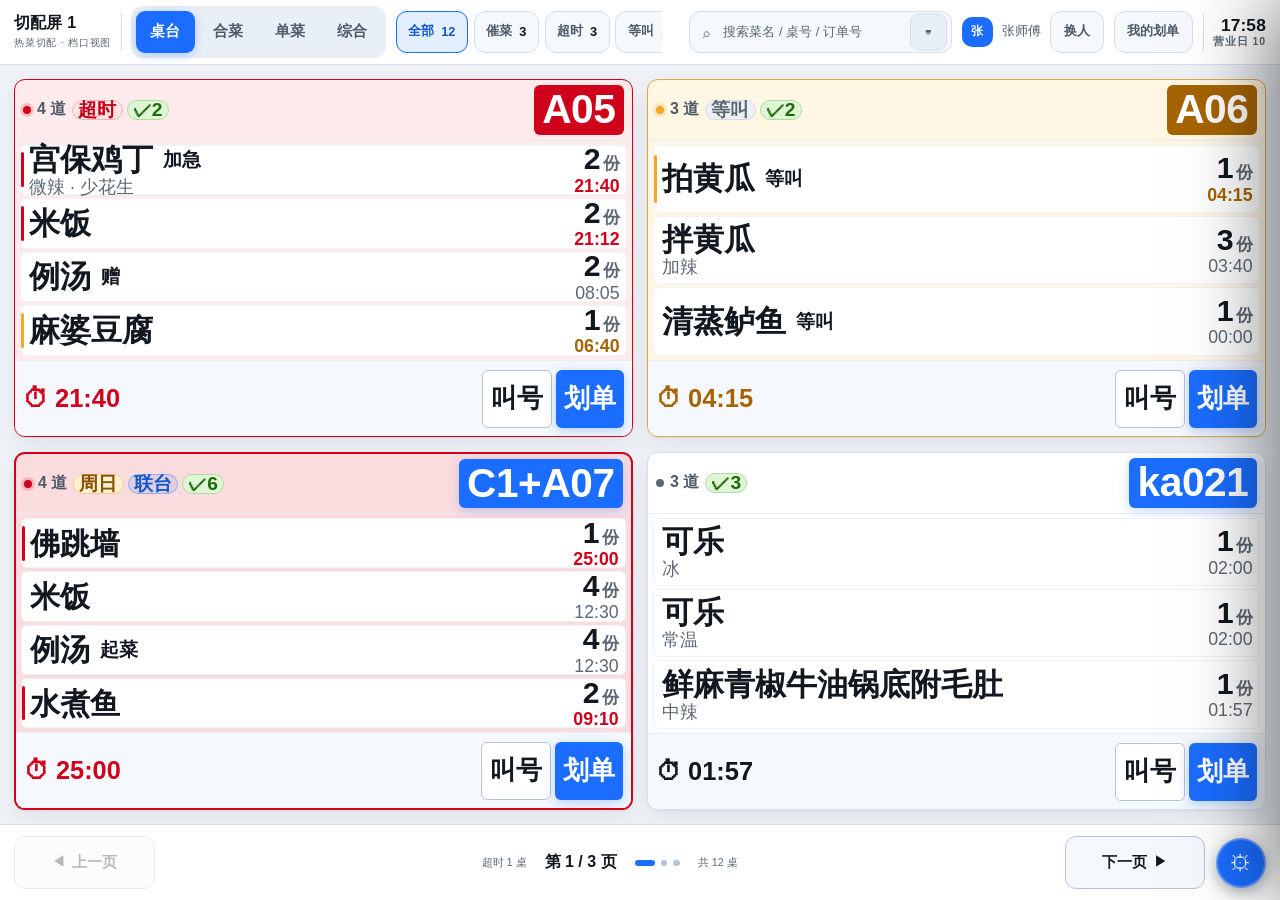
<file: docs/Prd/prototype/v2/app.html>
<!DOCTYPE html>
<!-- 主题挂 <html> 而非 #app：面板 / FAB / 弹层都在 #app 之外，
     若只挂在 #app 上，这些元素拿不到令牌变量 → 背景色失效变全透明。 -->
<html lang="zh-CN" dir="ltr" data-theme="b" data-contrast="normal">
<head>
<meta charset="UTF-8">
<meta name="viewport" content="width=device-width,initial-scale=1">
<title>KDS · 满铺自适应原型</title>
<!-- 样式外置：结构与版式 / 主题 A（夜航）/ 主题 B（晨光）分层管理。
     改主题只改 <html data-theme> 属性，不换 CSS 文件；
     加载顺序 core → theme-a → theme-b 不能反（主题令牌与 :root 兜底同特异性，靠后来者胜）。 -->
<link rel="stylesheet" href="css/core.css">
<link rel="stylesheet" href="css/theme-a.css">
<link rel="stylesheet" href="css/theme-b.css">
</head>
<body>

<div id="app">
  <header class="top" id="top">
    <div class="brand"><b id="brandName">切配屏 1</b><span id="brandSub">热菜切配 · 档口视图</span></div>
    <div class="vsep"></div>
    <div class="tabs" id="tabs"></div>
    <div class="chips" id="chips"></div>
    <div class="top-sp"></div>
    <div class="search">
      <span class="ico">⌕</span>
      <input id="searchInput" readonly>
      <!-- 触摸键盘开关。做成常驻（不按 pointer:coarse 自动隐藏）：
           演示 / 走查 / 投屏评审时也要能当场点开，藏起来等于每次都要解释一遍。 -->
      <button id="kbBtn" title="触摸键盘（点一下开关）" aria-label="触摸键盘">⌨</button>
    </div>
    <div class="who"><div class="av">张</div><div class="nm">张师傅</div></div>
    <button class="tb-btn"><span class="lbl">换人</span></button>
    <button class="tb-btn" id="tbMine"><span class="lbl">我的划单</span></button>
    <div class="vsep"></div>
    <div class="clock">17:58<small id="bizDay">营业日 10</small></div>
  </header>

  <main class="body" id="body"></main>

  <!-- 触摸键盘（底部抽屉，默认收起）
       关键：它是 #app 的直接子元素，不在 .body 里。
       放进 #body 就只能走「挤压卡片」那条路（方案 C），那是另一套取舍；
       这里要的是「盖住末排 + 分页条」，抽屉必须浮在内容区之上。
       另一个理由：抽屉顶部的实时命中条替掉了「抬头看顶栏」这个动作，
       正在打字的手和正在看的眼睛因此落在同一块区域。 -->
  <div id="kb" hidden>
    <div class="kb-hd">
      <div class="kb-val" id="kbVal"></div>
      <div class="kb-tab" role="group" aria-label="键盘布局">
        <button data-page="num" class="on">数字</button>
        <button data-page="abc">字母</button>
      </div>
      <button class="kb-x" id="kbX" title="收起">⌄</button>
    </div>
    <div class="kb-hit" id="kbHit"></div>
    <div class="kb-keys" id="pageNum"></div>
    <div class="kb-keys hide" id="pageAbc"></div>
  </div>

  <footer class="pager" id="pager">
    <button class="pg-btn" id="pgPrev"><span class="ar">◀</span><span id="pgPrevTxt">上一页</span></button>
    <div class="pg-mid">
      <span id="pgTimeout" class="pg-info"></span>
      <span class="pg-num" id="pgNum"></span>
      <div class="pg-dots" id="pgDots"></div>
      <span id="pgTotal" class="pg-info"></span>
    </div>
    <button class="pg-btn" id="pgNext"><span id="pgNextTxt">下一页</span><span class="ar">▶</span></button>
    <button id="fab" title="显示设置（P）">⚙</button>
  </footer>
</div>

<div id="auditBar"></div>
<div id="scrim"></div>

<aside id="panel">
  <div class="pn-hd">
    <b>显示与布局</b>
    <span class="hint">实时生效</span>
    <button class="x" id="pnClose" title="关闭（Esc）">✕</button>
  </div>
  <div class="pn-bd">
    <div class="grp">
      <label>配置对象 <em id="viewNote">桌台</em></label>
      <div class="opts" id="optView">
        <button data-v="table">桌台</button>
        <button data-v="merge">合菜</button>
        <button data-v="single">单菜</button>
        <button data-v="combo">综合</button>
      </div>
      <div class="pn-tip">三种视图各自记住行列与字号，切换不会互相覆盖。点上面按钮可直接跳到该视图看效果。</div>
    </div>

    <div class="grp">
      <label>视觉方案</label>
      <div class="opts" id="optTheme">
        <button data-v="a">A · 夜航</button>
        <button data-v="b">B · 晨光</button>
      </div>
    </div>

    <div class="grp">
      <label>界面语言 <em id="langNote"></em></label>
      <div class="opts" id="optLang">
        <button data-v="zh">中文</button>
        <button data-v="yue">繁體</button>
        <button data-v="en">EN</button>
        <button data-v="de">DE</button>
        <button data-v="ru">RU</button>
        <button data-v="ar">AR</button>
      </div>
    </div>

    <div class="grp">
      <label><span id="colsLabel">每行卡片数</span> <em id="colsV">3</em></label>
      <div class="opts" id="optCols"></div>
    </div>

    <div class="grp">
      <label><span id="rowsLabel">每列行数</span> <em id="rowsV">2</em></label>
      <div class="opts" id="optRows"></div>
    </div>

    <div class="grp">
      <div class="sw"><span>按屏幕自动定行列</span><button id="swAuto" class="on"></button></div>
      <div class="pn-tip">自动密度用「理想卡尺寸」反推：桌台 560×400 · 合菜 360×250 · 单菜 272×186。手动点行列会关闭自动。</div>
    </div>

    <div class="grp">
      <div class="sw"><span>末页铺满</span><button id="swFill"></button></div>
      <div class="pn-tip">默认关：末页剩下几个格子就空几个格子，<b>卡片尺寸始终等于「列数 × 行数」算出来的大小</b>，翻页时不会忽大忽小。打开后末页会收行、卡片放大铺满整屏。</div>
    </div>

    <div class="grp">
      <label>字号缩放 · <span id="fsNote">桌台</span> <em id="fsV">100%</em></label>
      <div class="range"><input type="range" id="fsRange" min="0.75" max="1.35" step="0.05" value="1"></div>
      <div class="pn-tip">三种视图<b>各存一档、互不干扰</b>：桌台卡 600×362 与单菜卡 253×178 差一个量级，同一档字号在两张卡上的实际 px 完全不同，共用一根滑块只会逼你来回重调。<br><button id="fsAll" class="pn-btn">把当前值套用到全部视图</button></div>
    </div>

    <div class="grp">
      <label>桌台卡菜名</label>
      <div class="opts" id="optLines">
        <button data-v="1">单行省略</button><button data-v="2">两行截断</button>
      </div>
      <div class="pn-tip">单菜小卡固定「最多两行」——卡面太小，只给一行会把德语/俄语菜名截掉大半。</div>
    </div>

    <div class="grp">
      <label>环境</label>
      <div class="opts" id="optContrast">
        <button data-v="normal">标准</button><button data-v="hi">强反光</button>
      </div>
    </div>

    <div class="grp">
      <div class="sw"><span>溢出审计（标出被截断的文本）</span><button id="swAudit"></button></div>
    </div>

    <div class="grp">
      <label>实时读数</label>
      <div class="readout" id="readout"></div>
      <div class="pn-tip">字号由卡片尺寸反推：<code>min(cqw, cqh) × 系数 × 缩放</code>。列数/行数一变，字号自动跟随，不需要手动改字号。</div>
    </div>
  </div>
  <div id="pnJump">
    <button id="pnUp">▲ 上翻</button>
    <button id="pnDown">▼ 下翻</button>
  </div>
</aside>

<script>
/* ============================================================================
   0. 状态
   ============================================================================ */
const S = {
  theme:'b', lang:'zh', cols:3, rows:2, lines:1, scale:1, contrast:'normal', auto:true,
  /* fill：末页不满时是否收行让卡片放大铺满。默认关——收行会让卡片尺寸随数据量跳动 */
  fill:false,
  audit:false, page:0, view:'table', sel:new Set(),
  /* 三种视图各自记住自己的行列（S.cols/S.rows 始终代表「当前视图」） */
  dens:{ table:{cols:3,rows:2}, merge:{cols:4,rows:3}, single:{cols:6,rows:4}, combo:{cols:8,rows:5} },
  /* 三种视图各自记住自己的字号缩放（S.scale 始终代表「当前视图」）。
     必须独立：桌台卡 600×362 与单菜卡 253×178 差一个量级，同一档字号在两张卡上
     的实际 px 完全不同，共用一根滑块等于强迫用户在两种视图间反复重调。
     CSS 侧不受影响 —— 同一时刻只渲染一个视图，render() 里按当前 S.scale 重算 --k-* 即可。 */
  fonts:{ table:1, merge:1, single:1, combo:1 },
  /* 综合屏（A-06）的三个对照开关 —— 它们不是产品配置项，是「评审对照位」：
     综合屏的决策点本来就是「到底要不要这么做」，原型必须能让评审者当场 A/B。 */
  comboLay:'grid',   // 'grid' 统一网格 | 'cols' 按档口分栏
  comboOp:'on',      // 'on' 可操作 | 'off' 只读（EnableOperate=0）
  comboSum:true,     // 顶部看板式汇总条
  /* 登录屏的表单状态。必须是模块级而不是 renderLogin 内的局部变量：
     render() 每次都重建整个登录卡（切语言也要重建），局部变量会在重建时被清空 ——
     人还没输完，点一下语言，工号就飞了。 */
  login:{ emp:'', pin:'', tgt:'emp', err:'' },
  /* 触摸键盘（顶栏搜索框）。同样必须挂在 S 上：render() 每次重建卡片网格，
     搜索词与开合状态是跨重建的状态，放局部变量会在切视图 / 切语言时丢。 */
  kb:false, kbPage:'num', q:''
};

/* ============================================================================
   1. 词典（6 语言 —— 文本长度梯度见下方 LANG_META.len，以 zh 为 1.0）
   ============================================================================ */
/* 语言元数据：HTML lang 标签 / 书写方向 / 文本膨胀系数 / 全名。
   yue 必须写成 yue-Hant-HK：裸 'yue' 只声明「这是粤语」，不带文字系统，
   浏览器仍可能按简体字形回退 —— 繁体正字的正确呈现依赖 -Hant。 */
const LANG_META = {
  zh :{tag:'zh-CN',       dir:'ltr', len:1.00, name:'简体中文'},
  yue:{tag:'yue-Hant-HK', dir:'ltr', len:1.15, name:'粵語 · 繁體'},
  en :{tag:'en',          dir:'ltr', len:1.70, name:'English'},
  de :{tag:'de',          dir:'ltr', len:2.20, name:'Deutsch'},
  ru :{tag:'ru',          dir:'ltr', len:2.30, name:'Русский'},
  ar :{tag:'ar',          dir:'rtl', len:1.35, name:'العربية'}
};
const langMeta = () => LANG_META[S.lang] || LANG_META.zh;

const T = {
  zh:{brand:'切配屏 1',sub:'热菜切配 · 档口视图',tabTable:'桌台',tabMerge:'合菜',tabSingle:'单菜',
    fAll:'全部',fUrge:'催菜',fTimeout:'超时',fHold:'等叫',search:'搜索菜名 / 桌号 / 订单号',
    kbNum:'数字',kbAbc:'字母',kbClear:'清空',kbSpace:'空格',kbGo:'确认搜索',
    kbHint:'输入后这里显示命中',kbNone:'没有命中',kbHit:'命中 {n} 项',
    handover:'换人',myOrders:'我的划单',logout:'退出',biz:'营业日 10',
    call:'叫号',clear:'划单',prev:'上一页',next:'下一页',
    timeoutN:'超时 {n} 桌',urgeN:'催菜 2 桌',totalN:'共 {n} 桌',page:'第 {n} / {m} 页',
    timeoutDish:'超时 {n} 道',totalDish:'共 {n} 道菜',totalSingle:'共 {n} 道待出',todo:'待制作',mWarn:'即将超时',
    dishes:'{n} 道',unit:'份',more:'+{n} 道',
    mergeTitle:'合菜 · 按菜品聚合',mergeSel:'已选 {n} 道',batch:'批量划单',singleKick:'出菜',
    singleTitle:'单菜视图 · 按出菜顺序',sTable:'桌号',sDish:'菜品',sQty:'数量',sWay:'做法',sWait:'等待',sFlag:'标记',sOp:'操作',
    loginTitle:'切配屏登录',loginSub:'请输入工号与 PIN 码',empNo:'工号',pin:'PIN 码',loginBtn:'登 录',lgLang:'语言',empPh:'未输入',pinPh:'至少 4 位',loginErr:'请输入工号，PIN 至少 4 位',loginOk:'✓ 登录成功',npClear:'清空',
    shift:'早班 · 08:00–16:00',ver:'v2.7.1 · 满铺自适应',
    wait:'等待',sel:'已选',cfgTitle:'显示与布局',login:'登录',fsApplied:'✓ 已套用到三个视图',themeA:'A · 夜航',themeB:'B · 晨光',
    d_kungpao:'宫保鸡丁',d_rice:'米饭',d_soup:'例汤',d_cucumber:'拍黄瓜',d_wuchan:'拌黄瓜',
    d_steamfish:'清蒸鲈鱼',d_buddha:'佛跳墙',d_coke:'可乐',d_mabo:'麻婆豆腐',
    d_waterfish:'水煮鱼',d_cauliflower:'干锅花菜',d_egg:'莴苣炒蛋',d_beef:'番茄牛腩',
    d_offal:'鲜麻青椒牛油锅底附毛肚',d_shrimp:'蒜蓉粉丝蒸虾',
    t_mild:'微辣',t_peanut:'少花生',t_spicy:'加辣',t_ice:'冰',t_room:'常温',t_med:'中辣',
    t_hot:'特辣',t_hold:'等叫',t_serve:'起菜',
    b_urgent:'加急',b_timeout:'超时',b_urge:'催',b_hold:'等叫',b_fire:'起菜',b_gift:'赠',
    b_join:'联台',b_sun:'周日',b_rush:'催菜',b_new:'新',
    /* —— A-06 综合屏 —— */
    tabCombo:'综合',sumTodo:'待制作',sumLate:'超时',sumCross:'跨日',
    st_hot:'热菜',st_cold:'凉菜',st_dim:'面点',st_roast:'烧腊',st_drink:'饮品',
    layTitle:'布局',layGrid:'统一网格',layCols:'按档口分栏',opTitle:'权限',opOn:'可操作',opOff:'只读',
    roNote:'只读：卡尾整条隐藏、卡片变矮（不是置灰）',
    comboTotal:'共 {n} 道', comboSum:'汇总条', tabSet:'设置',setTitle:'屏端设置',setNote:'本页允许滚动（作业屏唯一例外）', fConfirm:'划单需二次确认',fHoldTop:'等叫菜自动置顶',fTagShow:'显示做法与标记',fFloorSel:'本屏负责楼层',fStation:'所属档口',setSave:'确定',setCancel:'取消',gBasic:'基础',gDish:'菜品',gFloor:'厅面楼层',gGeneral:'通用',gTimeout:'超时',fLang:'界面语言',fCols:'每行卡片数',fRows:'每列行数',fFont:'显示字号',fTheme:'视觉方案',fSuggest:'建议 {n}',fNoAuto:'只提示，不自动改你填的值',fDb:'数据库连接（仅 Master 本机）',fDbNote:'普通屏不出现这一区',fBump:'搜索回车直接划整桌',fBumpWarn:'高风险：回车即划单，误触无法撤销',fSound:'提示音',fPrint:'划单打印',fWarnAt:'预警阈值',fLateAt:'超时阈值',fontS:'小 S',fontM:'中 M',fontL:'大 L',sumNote:'挂高处远看，纯卡片缺总数感',layNote:'按档口分栏＝第四种视图机制，要动 ActiveView'},

  /* 粤语（yue-Hant-HK）—— 繁体正字 + 港式餐饮用词。
     注意不是「把简体 zh 转繁体」就算完：词汇层面大量不同
     （白飯/併檯/走單/起菜/少冰/走青），否则港澳同事会读得别扭。
     长度梯度约 1.15：繁体笔画多、单字视觉宽度略大于简体，
     但仍是 CJK，远短于印欧语，Clamp 策略沿用中文档即可。 */
  yue:{brand:'備餐站 1',sub:'熱菜備餐 · 檔口視圖',tabTable:'檯',tabMerge:'併菜',tabSingle:'單菜',
    fAll:'全部',fUrge:'催菜',fTimeout:'超時',fHold:'等叫',search:'搜尋菜名 / 檯號 / 單號',
    kbNum:'數字',kbAbc:'字母',kbClear:'清空',kbSpace:'空格',kbGo:'確認搜尋',
    kbHint:'輸入後會顯示結果',kbNone:'搵唔到',kbHit:'搵到 {n} 項',
    handover:'交更',myOrders:'我嘅劃單',logout:'登出',biz:'營業日 10',
    call:'叫號',clear:'劃單',prev:'上一頁',next:'下一頁',
    timeoutN:'超時 {n} 檯',urgeN:'催菜 2 檯',totalN:'共 {n} 檯',page:'第 {n} / {m} 頁',
    timeoutDish:'超時 {n} 道',totalDish:'共 {n} 道菜',totalSingle:'共 {n} 道待出',todo:'待整',mWarn:'就快超時',
    dishes:'{n} 道',unit:'份',more:'+{n} 道',
    mergeTitle:'併菜 · 按菜式歸類',mergeSel:'已揀 {n} 道',batch:'批量劃單',singleKick:'出菜',
    singleTitle:'單菜 · 按出菜先後',sTable:'檯號',sDish:'菜式',sQty:'數量',sWay:'做法',sWait:'等候',sFlag:'標記',sOp:'動作',
    loginTitle:'備餐站登入',loginSub:'請輸入員工編號同 PIN 碼',empNo:'員工編號',pin:'PIN 碼',loginBtn:'登 入',lgLang:'語言',empPh:'未輸入',pinPh:'最少 4 位',loginErr:'請輸入員工編號，PIN 最少 4 位',loginOk:'✓ 登入成功',npClear:'清除',
    shift:'早更 · 08:00–16:00',ver:'v2.7.1 · 滿版自適應',
    wait:'等候',sel:'已揀',cfgTitle:'顯示同排版',login:'登入',fsApplied:'✓ 已套用到三個視圖',themeA:'A · 夜航',themeB:'B · 晨光',
    d_kungpao:'宮保雞丁',d_rice:'白飯',d_soup:'例湯',d_cucumber:'拍青瓜',d_wuchan:'涼拌青瓜',
    d_steamfish:'清蒸鱸魚',d_buddha:'佛跳牆',d_coke:'可樂',d_mabo:'麻婆豆腐',
    d_waterfish:'水煮魚',d_cauliflower:'乾鍋椰菜花',d_egg:'萵筍炒蛋',d_beef:'番茄牛腩',
    d_offal:'鮮麻青椒牛油鍋底配毛肚',d_shrimp:'蒜蓉粉絲蒸蝦',
    t_mild:'微辣',t_peanut:'少花生',t_spicy:'加辣',t_ice:'凍',t_room:'室溫',t_med:'中辣',
    t_hot:'特辣',t_hold:'等叫',t_serve:'起菜',
    b_urgent:'加急',b_timeout:'超時',b_urge:'催',b_hold:'等叫',b_fire:'起菜',b_gift:'送',
    b_join:'併檯',b_sun:'星期日',b_rush:'催菜',b_new:'新',
    /* —— A-06 綜合屏 —— */
    tabCombo:'綜合',sumTodo:'待整',sumLate:'超時',sumCross:'跨日',
    st_hot:'熱菜',st_cold:'涼菜',st_dim:'點心',st_roast:'燒味',st_drink:'飲品',
    layTitle:'排版',layGrid:'統一網格',layCols:'按檔口分欄',opTitle:'權限',opOn:'可操作',opOff:'唯讀',
    roNote:'唯讀：卡尾成條收起、卡變矮（唔係變灰）',
    comboTotal:'共 {n} 道', comboSum:'匯總條', tabSet:'設定',setTitle:'屏幕設定',setNote:'本頁允許捲動（作業畫面唯一例外）', fConfirm:'劃單要再確認',fHoldTop:'等叫菜自動置頂',fTagShow:'顯示做法同標記',fFloorSel:'本屏負責樓層',fStation:'所屬檔口',setSave:'確定',setCancel:'取消',gBasic:'基本',gDish:'菜式',gFloor:'廳面樓層',gGeneral:'一般',gTimeout:'超時',fLang:'介面語言',fCols:'每行卡片數',fRows:'每列行數',fFont:'顯示字級',fTheme:'視覺方案',fSuggest:'建議 {n}',fNoAuto:'只作提示，唔會自動改你填嘅值',fDb:'資料庫連線（只限 Master 本機）',fDbNote:'普通屏幕唔會出現呢一區',fBump:'搜尋 Enter 直接劃成檯',fBumpWarn:'高風險：一按 Enter 就劃單，撻錯冇得還原',fSound:'提示音',fPrint:'劃單列印',fWarnAt:'預警門檻',fLateAt:'超時門檻',fontS:'細 S',fontM:'中 M',fontL:'大 L',sumNote:'掛高處遠睇，純卡片欠總數感',layNote:'按檔口分欄＝第四種視圖機制，要改 ActiveView'},

  en:{brand:'Prep Station 1',sub:'HOT LINE · STATION VIEW',tabTable:'Tables',tabMerge:'Merge',tabSingle:'Single',
    fAll:'All',fUrge:'Urge',fTimeout:'Overdue',fHold:'On Hold',search:'Dish / Table / Order',
    kbNum:'Num',kbAbc:'ABC',kbClear:'Clear',kbSpace:'Space',kbGo:'Search',
    kbHint:'Matches appear here',kbNone:'No match',kbHit:'{n} found',
    handover:'Handover',myOrders:'My Clears',logout:'Sign out',biz:'Day 10',
    call:'Call',clear:'Clear',prev:'Previous',next:'Next',
    timeoutN:'Overdue {n}',urgeN:'Urged 2',totalN:'{n} tables',page:'Page {n} of {m}',
    timeoutDish:'{n} overdue',totalDish:'{n} dishes',totalSingle:'{n} to serve',todo:'TODO',mWarn:'Due soon',
    dishes:'{n} items',unit:'pcs',more:'+{n} more',
    mergeTitle:'Merge · Grouped by dish',mergeSel:'{n} selected',batch:'Batch clear',singleKick:'Serve',
    singleTitle:'Single view · Serve order',sTable:'Table',sDish:'Dish',sQty:'Qty',sWay:'Prep',sWait:'Wait',sFlag:'Flags',sOp:'Action',
    loginTitle:'Station sign-in',loginSub:'Enter employee ID and PIN',empNo:'Employee ID',pin:'PIN',loginBtn:'SIGN IN',lgLang:'Language',empPh:'Not entered',pinPh:'At least 4',loginErr:'Enter employee ID and a PIN of at least 4 digits',loginOk:'Signed in',npClear:'Clear',
    shift:'Morning · 08:00–16:00',ver:'v2.7.1 · fluid layout',
    wait:'Wait',sel:'Selected',cfgTitle:'Layout',login:'Sign-in',fsApplied:'✓ Applied to all views',themeA:'A · Night',themeB:'B · Daylight',
    d_kungpao:'Kung Pao Chicken',d_rice:'Steamed Rice',d_soup:'Soup of the Day',d_cucumber:'Smashed Cucumber',
    d_wuchan:'Cucumber Salad',d_steamfish:'Steamed Sea Bass',d_buddha:'Buddha Jumps Wall',
    d_coke:'Cola',d_mabo:'Mapo Tofu',d_waterfish:'Fish in Chili Oil',d_cauliflower:'Dry-Pot Cauliflower',
    d_egg:'Egg with Lettuce',d_beef:'Beef Brisket & Tomato',d_offal:'Numbing Pepper Beef Tallow Pot with Tripe',
    d_shrimp:'Garlic Vermicelli Prawns',
    t_mild:'Mild',t_peanut:'Less peanut',t_spicy:'Extra spicy',t_ice:'Iced',t_room:'Room temp',t_med:'Medium',
    t_hot:'Very hot',t_hold:'On hold',t_serve:'Serve',
    b_urgent:'RUSH',b_timeout:'LATE',b_urge:'URGE',b_hold:'HOLD',b_fire:'FIRE',b_gift:'GIFT',
    b_join:'JOIN',b_sun:'SUN',b_rush:'RUSH',b_new:'NEW',
    /* —— A-06 combo view —— */
    tabCombo:'Combo',sumTodo:'To make',sumLate:'Overdue',sumCross:'Cross-day',
    st_hot:'Hot line',st_cold:'Cold dish',st_dim:'Dim sum',st_roast:'Roast',st_drink:'Drinks',
    layTitle:'Layout',layGrid:'One grid',layCols:'By station',opTitle:'Rights',opOn:'Operable',opOff:'Read-only',
    roNote:'Read-only: the card footer is removed entirely, not greyed out',
    comboTotal:'{n} items', comboSum:'Totals bar', tabSet:'Settings',setTitle:'Station settings',setNote:'This page may scroll (the only exception)', fConfirm:'Confirm before clearing',fHoldTop:'On-hold dishes float to top',fTagShow:'Show prep notes and flags',fFloorSel:'Floors served by this screen',fStation:'Station',setSave:'Save',setCancel:'Cancel',gBasic:'Basic',gDish:'Dishes',gFloor:'Floor and tables',gGeneral:'General',gTimeout:'Timeouts',fLang:'Language',fCols:'Cards per row',fRows:'Rows per column',fFont:'Text size',fTheme:'Visual theme',fSuggest:'Suggested {n}',fNoAuto:'Advisory only - never overwrites your value',fDb:'Database connection (Master machine only)',fDbNote:'Hidden on ordinary stations',fBump:'Enter in search clears the whole table',fBumpWarn:'High risk: one Enter clears the table, no undo',fSound:'Alert sound',fPrint:'Print on clear',fWarnAt:'Warn after',fLateAt:'Late after',fontS:'Small S',fontM:'Medium M',fontL:'Large L',sumNote:'Mounted high — pure cards lose the sense of total',layNote:'Per-station columns = a fourth view type, touches ActiveView'},

  de:{brand:'Vorbereitung 1',sub:'WARMLINIE · STATION',tabTable:'Tische',tabMerge:'Zusammen',tabSingle:'Einzeln',
    fAll:'Alle',fUrge:'Anmahnen',fTimeout:'Überfällig',fHold:'Zurückgestellt',search:'Gericht / Tisch / Bestellung',
    kbNum:'Zahlen',kbAbc:'ABC',kbClear:'Löschen',kbSpace:'Leer',kbGo:'Suchen',
    kbHint:'Treffer erscheinen hier',kbNone:'Kein Treffer',kbHit:'{n} Treffer',
    handover:'Übergabe',myOrders:'Meine Erledigten',logout:'Abmelden',biz:'Tag 10',
    call:'Rufen',clear:'Erledigt',prev:'Zurück',next:'Weiter',
    timeoutN:'Überfällig {n}',urgeN:'Angemahnt 2',totalN:'{n} Tische',page:'Seite {n} von {m}',
    timeoutDish:'{n} überfällig',totalDish:'{n} Gerichte',totalSingle:'{n} offen',todo:'OFFEN',mWarn:'Bald fällig',
    dishes:'{n} Posten',unit:'Stk',more:'+{n} weitere',
    mergeTitle:'Zusammenfassung · nach Gericht',mergeSel:'{n} ausgewählt',batch:'Sammel-Erledigt',singleKick:'Servieren',
    singleTitle:'Einzelansicht · Servierreihenfolge',sTable:'Tisch',sDish:'Gericht',sQty:'Menge',sWay:'Zubereitung',sWait:'Wartezeit',sFlag:'Markierung',sOp:'Aktion',
    loginTitle:'Anmeldung Vorbereitung',loginSub:'Personalnummer und PIN eingeben',empNo:'Personalnummer',pin:'PIN',loginBtn:'ANMELDEN',lgLang:'Sprache',empPh:'Nicht eingegeben',pinPh:'Mind. 4',loginErr:'Personalnummer und PIN mit mindestens 4 Zeichen eingeben',loginOk:'Angemeldet',npClear:'Löschen',
    shift:'Frühschicht · 08:00–16:00',ver:'v2.7.1 · fließendes Layout',
    wait:'Wartezeit',sel:'Ausgewählt',cfgTitle:'Layout',login:'Anmeldung',fsApplied:'✓ Auf alle Ansichten übernommen',themeA:'A · Nacht',themeB:'B · Tageslicht',
    d_kungpao:'Kung-Pao-Hähnchen',d_rice:'Gedämpfter Reis',d_soup:'Tagessuppe',d_cucumber:'Gurkensalat nach Art des Hauses',
    d_wuchan:'Gurken-Möhren-Salat',d_steamfish:'Gedämpfter Wolfsbarsch',d_buddha:'Buddha-Sprungsuppe',
    d_coke:'Cola',d_mabo:'Mapo-Tofu',d_waterfish:'Fisch in Chiliöl',d_cauliflower:'Blumenkohl im Tontopf',
    d_egg:'Rührei mit Kopfsalat',d_beef:'Rinderbrust mit Tomaten',d_offal:'Betäubender Pfeffer-Rinderfett-Topf mit Pansen',
    d_shrimp:'Garnelen mit Glasnudeln und Knoblauch',
    t_mild:'Mild',t_peanut:'Wenig Erdnuss',t_spicy:'Extra scharf',t_ice:'Mit Eis',t_room:'Zimmertemperatur',t_med:'Mittelscharf',
    t_hot:'Sehr scharf',t_hold:'Zurückgestellt',t_serve:'Servieren',
    b_urgent:'EILT',b_timeout:'SPÄT',b_urge:'MAHNEN',b_hold:'HALT',b_fire:'SERVIEREN',b_gift:'GESCHENK',
    b_join:'ZUSAMMEN',b_sun:'SO',b_rush:'EILT',b_new:'NEU',
    /* —— A-06 Kombiansicht —— */
    tabCombo:'Kombi',sumTodo:'Offen',sumLate:'Überfällig',sumCross:'Tagwechsel',
    st_hot:'Warme Küche',st_cold:'Kalte Küche',st_dim:'Dim Sum',st_roast:'Braten',st_drink:'Getränke',
    layTitle:'Layout',layGrid:'Ein Raster',layCols:'Nach Station',opTitle:'Rechte',opOn:'Bedienbar',opOff:'Nur Lesen',
    roNote:'Nur Lesen: Fußzeile der Karte wird entfernt, nicht ausgegraut',
    comboTotal:'{n} Posten', comboSum:'Summenleiste', tabSet:'Einstellungen',setTitle:'Stationseinstellungen',setNote:'Diese Seite darf scrollen (einzige Ausnahme)', fConfirm:'Vor dem Schliessen bestaetigen',fHoldTop:'Zurueckgestellte nach oben',fTagShow:'Zubereitung und Markierungen zeigen',fFloorSel:'Von diesem Bildschirm bediente Etagen',fStation:'Station',setSave:'Speichern',setCancel:'Abbrechen',gBasic:'Allgemein',gDish:'Gerichte',gFloor:'Saal und Tische',gGeneral:'Sonstiges',gTimeout:'Fristen',fLang:'Sprache',fCols:'Karten je Zeile',fRows:'Zeilen je Spalte',fFont:'Schriftgroesse',fTheme:'Farbschema',fSuggest:'Empfohlen {n}',fNoAuto:'Nur Hinweis - ueberschreibt Ihren Wert nicht',fDb:'Datenbankverbindung (nur Master-Rechner)',fDbNote:'Auf normalen Stationen nicht sichtbar',fBump:'Enter in der Suche schliesst den ganzen Tisch',fBumpWarn:'Hohes Risiko: ein Enter schliesst den Tisch, kein Rueckgaengig',fSound:'Signalton',fPrint:'Druck beim Schliessen',fWarnAt:'Warnung nach',fLateAt:'Ueberfaellig nach',fontS:'Klein S',fontM:'Mittel M',fontL:'Gross L',sumNote:'Hoch montiert — reine Karten verlieren das Totalgefühl',layNote:'Spalten je Station = vierter Ansichtstyp, berührt ActiveView'},

  ru:{brand:'Станция 1',sub:'ГОРЯЧИЙ ЦЕХ · ПОСТ',tabTable:'Столы',tabMerge:'Объединение',tabSingle:'Отдельно',
    fAll:'Все',fUrge:'Торопить',fTimeout:'Просрочено',fHold:'Отложено',search:'Блюдо / Стол / Заказ',
    kbNum:'Цифры',kbAbc:'Буквы',kbClear:'Очистить',kbSpace:'Пробел',kbGo:'Найти',
    kbHint:'Совпадения появятся здесь',kbNone:'Совпадений нет',kbHit:'Найдено: {n}',
    handover:'Передача',myOrders:'Мои закрытые',logout:'Выход',biz:'День 10',
    call:'Вызов',clear:'Готово',prev:'Назад',next:'Далее',
    timeoutN:'Просрочено {n}',urgeN:'Торопят 2',totalN:'{n} столов',page:'Стр. {n} из {m}',
    timeoutDish:'{n} просрочено',totalDish:'{n} блюд',totalSingle:'{n} к выдаче',todo:'ГОТОВИТЬ',mWarn:'Скоро срок',
    dishes:'{n} поз.',unit:'шт',more:'+{n} ещё',
    mergeTitle:'Объединение · по блюдам',mergeSel:'Выбрано {n}',batch:'Закрыть выбранные',singleKick:'Подать',
    singleTitle:'Отдельный вид · порядок подачи',sTable:'Стол',sDish:'Блюдо',sQty:'Кол-во',sWay:'Приготовление',sWait:'Ожидание',sFlag:'Метки',sOp:'Действие',
    loginTitle:'Вход на станцию',loginSub:'Введите табельный номер и PIN',empNo:'Табельный номер',pin:'PIN-код',loginBtn:'ВОЙТИ',lgLang:'Язык',empPh:'Не введено',pinPh:'Минимум 4',loginErr:'Введите табельный номер и PIN минимум из 4 символов',loginOk:'Вход выполнен',npClear:'Очистить',
    shift:'Утренняя смена · 08:00–16:00',ver:'v2.7.1 · адаптивная вёрстка',
    wait:'Ожидание',sel:'Выбрано',cfgTitle:'Макет',login:'Вход',fsApplied:'✓ Применено ко всем видам',themeA:'A · Ночь',themeB:'B · День',
    d_kungpao:'Курица Кунг-Пао',d_rice:'Отварной рис',d_soup:'Суп дня',d_cucumber:'Салат из огурцов по-домашнему',
    d_wuchan:'Салат из огурцов с морковью',d_steamfish:'Сибас на пару',d_buddha:'Суп «Будда через стену»',
    d_coke:'Кола',d_mabo:'Тофу Мапо',d_waterfish:'Рыба в остром масле',d_cauliflower:'Цветная капуста в горшочке',
    d_egg:'Яичница с салатом',d_beef:'Говяжья грудинка с томатами',d_offal:'Жгучий перечный бульон с говяжьим жиром и требухой',
    d_shrimp:'Креветки с рисовой лапшой и чесноком',
    t_mild:'Слабоостро',t_peanut:'Меньше арахиса',t_spicy:'Острее',t_ice:'Со льдом',t_room:'Комнатной температуры',t_med:'Среднеостро',
    t_hot:'Очень остро',t_hold:'Отложено',t_serve:'Подавать',
    b_urgent:'СРОЧНО',b_timeout:'ОПОЗД',b_urge:'ТОРОПЯТ',b_hold:'ОТЛОЖ',b_fire:'ПОДАЧА',b_gift:'ПОДАРОК',
    b_join:'СЛИЯНИЕ',b_sun:'ВС',b_rush:'СРОЧНО',b_new:'НОВОЕ',
    /* —— A-06 сводный экран —— */
    tabCombo:'Сводно',sumTodo:'К готовке',sumLate:'Просрочено',sumCross:'Через день',
    st_hot:'Горячий цех',st_cold:'Холодный цех',st_dim:'Дим-самы',st_roast:'Жарка',st_drink:'Напитки',
    layTitle:'Раскладка',layGrid:'Общая сетка',layCols:'По станциям',opTitle:'Права',opOn:'С управлением',opOff:'Только чтение',
    roNote:'Только чтение: подвал карточки убирается полностью, а не гаснет',
    comboTotal:'{n} поз.', comboSum:'Итоговая панель', tabSet:'Настройки',setTitle:'Настройки станции',setNote:'Эта страница может прокручиваться (единственное исключение)', fConfirm:'Подтверждение перед закрытием',fHoldTop:'Отложенные блюда сверху',fTagShow:'Показывать приготовление и метки',fFloorSel:'Этажи, которые обслуживает экран',fStation:'Станция',setSave:'Сохранить',setCancel:'Отмена',gBasic:'Основные',gDish:'Блюда',gFloor:'Зал и столы',gGeneral:'Общие',gTimeout:'Сроки',fLang:'Язык',fCols:'Карточек в строке',fRows:'Строк в столбце',fFont:'Размер шрифта',fTheme:'Тема',fSuggest:'Рекомендуемо {n}',fNoAuto:'Только подсказка - ваше значение не перезаписывается',fDb:'Подключение к БД (только на машине Master)',fDbNote:'На обычных станциях не показывается',fBump:'Enter в поиске закрывает весь стол',fBumpWarn:'Высокий риск: один Enter закрывает стол, отмены нет',fSound:'Звуковой сигнал',fPrint:'Печать при закрытии',fWarnAt:'Предупреждение через',fLateAt:'Просрочка через',fontS:'Мелкий S',fontM:'Средний M',fontL:'Крупный L',sumNote:'Экран высоко — одни карточки теряют ощущение итога',layNote:'Колонки по станциям = четвёртый тип вида, затрагивает ActiveView'},

  ar:{brand:'محطة التحضير 1',sub:'الخط الساخن · عرض المحطة',tabTable:'الطاولات',tabMerge:'الدمج',tabSingle:'منفرد',
    fAll:'الكل',fUrge:'مستعجل',fTimeout:'متأخر',fHold:'معلّق',search:'طبق / طاولة / طلب',
    kbNum:'أرقام',kbAbc:'حروف',kbClear:'مسح',kbSpace:'مسافة',kbGo:'بحث',
    kbHint:'ستظهر النتائج هنا',kbNone:'لا نتائج',kbHit:'النتائج: {n}',
    handover:'تسليم',myOrders:'ما أنجزته',logout:'خروج',biz:'اليوم 10',
    call:'نداء',clear:'تم',prev:'السابق',next:'التالي',
    timeoutN:'متأخر {n}',urgeN:'مستعجل 2',totalN:'{n} طاولة',page:'صفحة {n} من {m}',
    timeoutDish:'متأخر {n}',totalDish:'{n} طبق',totalSingle:'{n} بانتظار التقديم',todo:'قيد التحضير',mWarn:'قريب التأخير',
    dishes:'{n} أصناف',unit:'حصة',more:'+{n} أخرى',
    mergeTitle:'الدمج · حسب الطبق',mergeSel:'محدد {n}',batch:'إنجاز المحدد',singleKick:'تقديم',
    singleTitle:'العرض المنفرد · ترتيب التقديم',sTable:'الطاولة',sDish:'الطبق',sQty:'الكمية',sWay:'التحضير',sWait:'الانتظار',sFlag:'العلامات',sOp:'إجراء',
    loginTitle:'تسجيل الدخول',loginSub:'أدخل رقم الموظف والرمز السري',empNo:'رقم الموظف',pin:'الرمز السري',loginBtn:'دخول',lgLang:'اللغة',empPh:'لم يُدخل',pinPh:'4 على الأقل',loginErr:'أدخل رقم الموظف والرمز السري (4 على الأقل)',loginOk:'تم الدخول',npClear:'مسح',
    shift:'الوردية الصباحية · 08:00–16:00',ver:'v2.7.1 · تخطيط مرن',
    wait:'الانتظار',sel:'محدد',cfgTitle:'التخطيط',login:'الدخول',fsApplied:'✓ طُبِّق على كل العروض',themeA:'A · ليلي',themeB:'B · نهاري',
    d_kungpao:'دجاج كونغ باو',d_rice:'أرز مطهو',d_soup:'شوربة اليوم',d_cucumber:'سلطة خيار مهروس',
    d_wuchan:'سلطة خيار وجزر',d_steamfish:'قاروص مطهو بالبخار',d_buddha:'حساء بوذا',
    d_coke:'كولا',d_mabo:'توفو مابو',d_waterfish:'سمك بالزيت الحار',d_cauliflower:'قرنبيط بالطنجرة',
    d_egg:'بيض مخفوق بالخس',d_beef:'لحم بقري بالطماطم',d_offal:'حساء فلفل لاذع بدهن البقر والكرشة',
    d_shrimp:'روبيان مع الشعيرية والثوم',
    t_mild:'حار قليلاً',t_peanut:'فول سوداني أقل',t_spicy:'حار زيادة',t_ice:'مثلج',t_room:'بدرجة الغرفة',t_med:'حار وسط',
    t_hot:'حار جداً',t_hold:'معلّق',t_serve:'تقديم',
    b_urgent:'عاجل',b_timeout:'متأخر',b_urge:'استعجال',b_hold:'معلّق',b_fire:'تقديم',b_gift:'هدية',
    b_join:'دمج',b_sun:'أحد',b_rush:'عاجل',b_new:'جديد',
    /* —— A-06 الشاشة الشاملة —— */
    tabCombo:'شامل',sumTodo:'قيد التحضير',sumLate:'متأخر',sumCross:'عبر اليوم',
    st_hot:'أطباق ساخنة',st_cold:'أطباق باردة',st_dim:'معجنات',st_roast:'مشويات',st_drink:'مشروبات',
    layTitle:'التخطيط',layGrid:'شبكة واحدة',layCols:'حسب المحطة',opTitle:'الصلاحيات',opOn:'قابل للتشغيل',opOff:'للقراءة فقط',
    roNote:'للقراءة فقط: يُحذف تذييل البطاقة بالكامل، لا يصبح رمادياً',
    comboTotal:'{n} صنفاً', comboSum:'شريط المجموع', tabSet:'الإعدادات',setTitle:'إعدادات المحطة',setNote:'هذه الصفحة تسمح بالتمرير (الاستثناء الوحيد)', fConfirm:'تأكيد قبل الإنهاء',fHoldTop:'الأطباق المعلّقة في الأعلى',fTagShow:'إظهار التحضير والعلامات',fFloorSel:'الطوابق التي تخدمها هذه الشاشة',fStation:'المحطة',setSave:'حفظ',setCancel:'إلغاء',gBasic:'أساسية',gDish:'الأطباق',gFloor:'الصالة والطاولات',gGeneral:'عامة',gTimeout:'المهل',fLang:'اللغة',fCols:'بطاقات في الصف',fRows:'صفوف في العمود',fFont:'حجم الخط',fTheme:'المظهر',fSuggest:'المقترح {n}',fNoAuto:'تلميح فقط - لا تُستبدل القيمة التي أدخلتها',fDb:'اتصال قاعدة البيانات (على جهاز Master فقط)',fDbNote:'لا يظهر على المحطات العادية',fBump:'Enter في البحث يُنهي الطاولة كاملة',fBumpWarn:'خطر عالٍ: ضغطة Enter واحدة تُنهي الطاولة بلا تراجع',fSound:'صوت التنبيه',fPrint:'طباعة عند الإنهاء',fWarnAt:'تحذير بعد',fLateAt:'تأخير بعد',fontS:'صغير S',fontM:'متوسط M',fontL:'كبير L',sumNote:'معلّقة في الأعلى — البطاقات وحدها تفقد الإحساس بالمجموع',layNote:'أعمدة لكل محطة = نوع عرض رابع، يؤثر على ActiveView'}
};
const t = k => (T[S.lang] && T[S.lang][k]) || T.zh[k] || k;
const fmt = (s,o) => s.replace(/\{(\w+)\}/g,(_,k)=>o[k]??'');

/* ============================================================================
   2. 数据
   ============================================================================ */
const TABLES = [
  {no:'A05',meals:['午'],cnt:4,done:2,wait:'21:40',tone:'timeout',flags:['b_timeout'],
   dishes:[{d:'d_kungpao',q:2,w:'21:40',tone:'timeout',tags:['t_mild','t_peanut'],flag:'b_urgent'},
           {d:'d_rice',q:2,w:'21:12',tone:'timeout'},
           {d:'d_soup',q:2,w:'08:05',flag:'b_gift'},
           {d:'d_mabo',q:1,w:'06:40',tone:'warn'}]},
  {no:'A06',meals:['午'],cnt:3,done:2,wait:'04:15',tone:'warn',flags:['b_hold'],
   dishes:[{d:'d_cucumber',q:1,w:'04:15',tone:'warn',flag:'b_hold'},
           {d:'d_wuchan',q:3,w:'03:40',tags:['t_spicy']},
           {d:'d_steamfish',q:1,w:'00:00',flag:'b_hold'}]},
  {no:'C1+A07',meals:['午','晚'],cnt:4,done:6,wait:'25:00',tone:'cross',flags:['b_sun','b_join'],
   dishes:[{d:'d_buddha',q:1,w:'25:00',tone:'timeout'},
           {d:'d_rice',q:4,w:'12:30'},
           {d:'d_soup',q:4,w:'12:30',flag:'b_fire'},
           {d:'d_waterfish',q:2,w:'09:10',tone:'timeout'}]},
  {no:'ka021',meals:['午'],cnt:3,done:3,wait:'01:57',tone:'',
   dishes:[{d:'d_coke',q:1,w:'02:00',tags:['t_ice']},
           {d:'d_coke',q:1,w:'02:00',tags:['t_room']},
           {d:'d_offal',q:1,w:'01:57',tags:['t_med']}]},
  {no:'ka041',meals:['午'],cnt:2,done:1,wait:'01:39',tone:'',
   dishes:[{d:'d_egg',q:3,w:'01:39'},{d:'d_beef',q:1,w:'01:20'}]},
  {no:'B02',meals:['午'],cnt:4,done:8,wait:'06:22',tone:'',flags:['b_rush'],
   dishes:[{d:'d_waterfish',q:2,w:'06:22',tags:['t_hot'],flag:'b_urge'},
           {d:'d_cauliflower',q:1,w:'05:10'},
           {d:'d_rice',q:8,w:'05:00'},
           {d:'d_shrimp',q:2,w:'04:30',tone:'warn'}]},
  {no:'A11',meals:['晚'],cnt:2,done:0,wait:'00:52',tone:'',flags:['b_new'],
   dishes:[{d:'d_kungpao',q:1,w:'00:52',tags:['t_spicy']},{d:'d_rice',q:1,w:'00:45'}]},
  {no:'C03',meals:['晚'],cnt:5,done:0,wait:'03:18',tone:'',flags:[],
   dishes:[{d:'d_mabo',q:2,w:'03:18',tags:['t_med']},{d:'d_beef',q:1,w:'02:50'},
           {d:'d_egg',q:1,w:'02:40'},{d:'d_soup',q:3,w:'02:10'},{d:'d_rice',q:3,w:'02:10'}]},
  {no:'B07',meals:['晚'],cnt:1,done:0,wait:'00:28',tone:'',flags:[],
   dishes:[{d:'d_steamfish',q:1,w:'00:28',tags:['t_serve']}]},
  {no:'ka008',meals:['午'],cnt:3,done:1,wait:'07:44',tone:'warn',flags:['b_urge'],
   dishes:[{d:'d_buddha',q:1,w:'07:44',tone:'warn'},{d:'d_cucumber',q:2,w:'06:20'},{d:'d_coke',q:3,w:'06:00',tags:['t_ice']}]},
  {no:'A02',meals:['午'],cnt:2,done:0,wait:'02:05',tone:'hold',flags:['b_hold'],
   dishes:[{d:'d_shrimp',q:1,w:'02:05',tone:'hold',flag:'b_hold'},{d:'d_rice',q:2,w:'02:00',tone:'hold'}]},
  {no:'C09',meals:['晚'],cnt:3,done:0,wait:'01:12',tone:'',flags:[],
   dishes:[{d:'d_waterfish',q:1,w:'01:12',tags:['t_hot']},{d:'d_cauliflower',q:1,w:'01:05'},{d:'d_rice',q:4,w:'01:00'}]}
];

/* 合菜视图：按菜品聚合（一道菜多桌） */
const MERGES = [
  {d:'d_kungpao',q:5,tone:'timeout',tags:['t_mild'],tables:3},
  {d:'d_rice',q:22,tone:'',tags:[],tables:9},
  {d:'d_waterfish',q:4,tone:'timeout',tags:['t_hot'],tables:3},
  {d:'d_buddha',q:2,tone:'warn',tags:[],tables:2},
  {d:'d_mabo',q:3,tone:'',tags:['t_med'],tables:2},
  {d:'d_egg',q:4,tone:'',tags:[],tables:2},
  {d:'d_cauliflower',q:2,tone:'warn',tags:[],tables:2},
  {d:'d_beef',q:2,tone:'',tags:[],tables:2},
  {d:'d_cucumber',q:3,tone:'',tags:[],tables:2},
  {d:'d_soup',q:9,tone:'',tags:[],tables:4},
  {d:'d_coke',q:5,tone:'',tags:['t_ice'],tables:3},
  {d:'d_steamfish',q:1,tone:'hold',tags:['t_hold'],tables:1}
];

/* 单菜视图：一道菜 × 一个桌号，按等待时长倒序（最老的先出） */
const SINGLES = [
  {tb:'C1+A07', d:'d_buddha',    q:1, tags:[],                w:'25:00', tone:'timeout'},
  {tb:'A05',    d:'d_kungpao',   q:2, tags:['t_mild','t_peanut'], w:'21:40', tone:'timeout'},
  {tb:'ka008',  d:'d_buddha',    q:1, tags:[],                w:'07:44', tone:'warn'},
  {tb:'B02',    d:'d_waterfish', q:2, tags:['t_hot'],         w:'06:22', tone:'warn'},
  {tb:'ka021',  d:'d_offal',     q:1, tags:['t_med'],         w:'01:57'},
  {tb:'A11',    d:'d_kungpao',   q:1, tags:['t_spicy'],       w:'00:52'},
  {tb:'B07',    d:'d_steamfish', q:1, tags:['t_serve'],       w:'00:28'},
  {tb:'A02',    d:'d_shrimp',    q:1, tags:['t_hold'],        w:'02:05', tone:'hold'},
  {tb:'A06',    d:'d_cucumber',  q:1, tags:[],                w:'04:15', tone:'warn'},
  {tb:'C03',    d:'d_mabo',      q:2, tags:['t_med'],         w:'03:18'},
  {tb:'ka041',  d:'d_egg',       q:3, tags:[],                w:'01:39'},
  {tb:'C09',    d:'d_waterfish', q:1, tags:['t_hot'],         w:'01:12'},
  {tb:'A05',    d:'d_rice',      q:2, tags:[],                w:'21:12', tone:'timeout'},
  {tb:'A06',    d:'d_wuchan',    q:3, tags:['t_spicy'],       w:'03:40'},
  {tb:'C1+A07', d:'d_waterfish', q:2, tags:[],                w:'09:10', tone:'timeout'},
  {tb:'ka021',  d:'d_coke',      q:1, tags:['t_ice'],         w:'02:00'},
  {tb:'B02',    d:'d_cauliflower',q:1,tags:[],                w:'05:10'},
  {tb:'A11',    d:'d_rice',      q:1, tags:[],                w:'00:45'},
  {tb:'C03',    d:'d_beef',      q:1, tags:[],                w:'02:50'},
  {tb:'ka008',  d:'d_cucumber',  q:2, tags:[],                w:'06:20'},
  {tb:'C09',    d:'d_rice',      q:4, tags:[],                w:'01:00'},
  {tb:'A05',    d:'d_soup',      q:2, tags:[],                w:'08:05', gift:true},
  {tb:'B02',    d:'d_shrimp',    q:2, tags:[],                w:'04:30', tone:'warn'},
  {tb:'A02',    d:'d_rice',      q:2, tags:[],                w:'02:00', tone:'hold'}
];

/* 综合屏（A-06）：多档口混合 —— 这是它与三视图最大的区别。
   同一屏里混着 热菜/凉菜/面点/烧腊/饮品 五个档口，师傅必须能一眼分出「这道该谁做」，
   所以每条数据都带 st（档口）。数据刻意选了「同一道菜出现在两个档口」的情况
   （如米饭既在面点也在热菜），用来验证档口标签是不是真的必要。 */
const STATIONS = ['st_hot','st_cold','st_dim','st_roast','st_drink'];
const COMBOS = [
  {tb:'A05',    d:'d_kungpao',    q:2, st:'st_hot',   w:'21:40', tone:'timeout', tags:['t_mild']},
  {tb:'ka021',  d:'d_offal',      q:1, st:'st_hot',   w:'01:57', tags:['t_med']},
  {tb:'C1+A07', d:'d_buddha',     q:1, st:'st_hot',   w:'25:00', tone:'timeout', cross:true},
  {tb:'B02',    d:'d_waterfish',  q:2, st:'st_hot',   w:'06:22', tone:'warn',   tags:['t_hot']},
  {tb:'C03',    d:'d_mabo',       q:2, st:'st_hot',   w:'03:18', tags:['t_med']},
  {tb:'A11',    d:'d_beef',       q:1, st:'st_hot',   w:'02:50'},
  {tb:'A06',    d:'d_cucumber',   q:1, st:'st_cold',  w:'04:15', tone:'warn'},
  {tb:'A06',    d:'d_wuchan',     q:3, st:'st_cold',  w:'03:40', tags:['t_spicy']},
  {tb:'ka008',  d:'d_cucumber',   q:2, st:'st_cold',  w:'06:20'},
  {tb:'B07',    d:'d_steamfish',  q:1, st:'st_cold',  w:'00:28', tags:['t_serve']},
  {tb:'C09',    d:'d_shrimp',     q:1, st:'st_cold',  w:'01:12', tone:'warn'},
  {tb:'ka041',  d:'d_rice',       q:3, st:'st_dim',   w:'01:39'},
  {tb:'C09',    d:'d_rice',       q:4, st:'st_dim',   w:'01:00'},
  {tb:'A11',    d:'d_rice',       q:1, st:'st_dim',   w:'00:45'},
  {tb:'A05',    d:'d_rice',       q:2, st:'st_dim',   w:'21:12', tone:'timeout'},
  {tb:'B02',    d:'d_soup',       q:2, st:'st_dim',   w:'08:05', gift:true},
  {tb:'ka008',  d:'d_shrimp',     q:1, st:'st_roast', w:'07:44', tone:'warn'},
  {tb:'C1+A07', d:'d_waterfish',  q:2, st:'st_roast', w:'09:10', tone:'timeout'},
  {tb:'A02',    d:'d_shrimp',     q:2, st:'st_roast', w:'04:30', tone:'warn'},
  {tb:'B02',    d:'d_cauliflower',q:1, st:'st_roast', w:'05:10'},
  {tb:'ka021',  d:'d_coke',       q:1, st:'st_drink', w:'02:00', tags:['t_ice']},
  {tb:'C03',    d:'d_coke',       q:3, st:'st_drink', w:'00:38'},
  {tb:'A02',    d:'d_rice',       q:2, st:'st_drink', w:'02:00', tone:'hold'},
  {tb:'ka041',  d:'d_soup',       q:1, st:'st_drink', w:'00:22'}
];
/* 综合屏是「信息量最大」的一屏：24 条撑不满 8×6，补到 48 条才能验证
   「满屏 + 多档口混合」时还读不读得清 —— 这正是条目 4 要回答的问题。 */
[['B11','d_kungpao',1,'st_hot','00:52','',['t_spicy']],
 ['B11','d_rice',2,'st_dim','00:50','',[]],
 ['C12','d_waterfish',1,'st_hot','03:22','warn',['t_med']],
 ['C12','d_coke',2,'st_drink','01:05','',['t_room']],
 ['D01','d_buddha',1,'st_hot','11:30','timeout',[]],
 ['D01','d_soup',1,'st_dim','11:28','timeout',[]],
 ['D02','d_mabo',2,'st_hot','02:18','',['t_med']],
 ['D02','d_rice',2,'st_dim','02:16','',[]],
 ['E03','d_steamfish',1,'st_cold','05:40','warn',[]],
 ['E03','d_cucumber',1,'st_cold','05:38','warn',['t_peanut']],
 ['E04','d_cauliflower',1,'st_roast','04:02','',[]],
 ['E04','d_beef',1,'st_hot','03:58','',[]],
 ['F05','d_shrimp',2,'st_roast','02:47','',['t_serve']],
 ['F05','d_coke',2,'st_drink','00:30','',['t_ice']],
 ['F06','d_egg',1,'st_hot','01:44','',[]],
 ['F06','d_rice',1,'st_dim','01:42','',[]],
 ['ka055','d_offal',1,'st_hot','08:12','timeout',['t_hot']],
 ['ka055','d_wuchan',2,'st_cold','08:10','timeout',[]],
 ['ka056','d_kungpao',3,'st_hot','01:20','',[]],
 ['ka056','d_soup',3,'st_dim','01:18','',[]],
 ['G07','d_steamfish',1,'st_cold','06:55','warn',[]],
 ['G07','d_buddha',1,'st_hot','06:52','warn',[]],
 ['G08','d_mabo',1,'st_hot','00:48','',['t_mild']],
 ['G08','d_coke',1,'st_drink','00:46','',[]]
].forEach(([tb,d,q,st,w,tone,tags])=> COMBOS.push({tb,d,q,st,w,tone,tags}));

/* ============================================================================
   3. 工具
   ============================================================================ */
const $ = s => document.querySelector(s);
const el = (tag, cls, html) => { const n=document.createElement(tag); if(cls) n.className=cls; if(html!=null) n.innerHTML=html; return n; };
/* 三种视图共用一套分页：先决定「当前视图的数据源」，其余全部派生 */
const itemsOf = v => v==='merge' ? MERGES : v==='single' ? SINGLES : v==='combo' ? COMBOS : TABLES;
const pageSize = () => S.cols * S.rows;
const pageCount = () => Math.max(1, Math.ceil(itemsOf(S.view).length / pageSize()));
const pageSlice = arr => arr.slice(S.page*pageSize(), (S.page+1)*pageSize());
const pageTables = () => pageSlice(TABLES);

/* 网格实际渲染几行。
   默认「严格等于行数设置」：卡片尺寸恒定，末页剩下的格子就空着 —— 行列数是密度（卡片大小）控制，
   不是「把当前数据塞满屏幕」。厨师的手会形成肌肉记忆，卡片尺寸随数据量跳动比留白更糟。
   S.fill=true 时才按实际条数收行、让剩下的卡片放大铺满。 */
function gridRows(n){
  const need = Math.max(1, Math.ceil(n / S.cols));
  return S.fill ? Math.min(S.rows, need) : S.rows;
}
/* 把行数写进网格：三视图共用，保证「行数」永远按设置生效 */
function applyGridRows(g, n){
  if(g) g.style.gridTemplateRows = `repeat(${gridRows(n)}, minmax(0,1fr))`;
}

/* ============================================================================
   4. 渲染 —— 桌台视图
   ============================================================================ */
function renderTable(){
  const body = $('#body');
  body.innerHTML = '';
  const grid = el('div','grid');
  grid.id='grid';
  const list = pageTables();
  list.forEach(tb => grid.appendChild(card(tb)));
  applyGridRows(grid, list.length);
  body.appendChild(grid);
}

function card(tb){
  const c = el('div','tcard'+(tb.tone?` tone-${tb.tone}`:''));
  c.dataset.no = tb.no;
  c.tabIndex = 0;

  // ---- 卡头
  const hd = el('div','chd');
  const dotCls = tb.tone==='timeout'||tb.tone==='cross' ? 'c-timeout' : tb.tone==='warn' ? 'c-warn' : '';
  hd.appendChild(el('span','cdot '+dotCls));
  hd.appendChild(el('span','ccnt', fmt(t('dishes'),{n:tb.cnt})));
  const bd = el('div','cbadges');
  (tb.flags||[]).forEach(f => {
    // 徽标优先级：前 2 个必显，其余在空间不足时被裁掉（overflow:hidden）
    const key = f.replace('b_','');
    const cls = f==='b_timeout'||f==='b_rush'?'b-timeout':f==='b_hold'?'b-hold':f==='b_join'?'b-brand':f==='b_gift'?'b-gift':f==='b_fire'?'b-fire':'b-warn';
    bd.appendChild(el('span','badge '+cls, t(f)));
  });
  if(tb.done>0) bd.appendChild(el('span','badge b-done', '✓'+tb.done));
  hd.appendChild(bd);
  const tn = el('div','ctno', tb.no);
  // 桌号：≤7 字符正常大小，再长按 7/len 收敛，杜绝换行
  const tnLen = [...tb.no].length;
  tn.style.setProperty('--tn-f', Math.min(1, 7 / Math.max(1, tnLen)));
  hd.appendChild(tn);
  c.appendChild(hd);

  // ---- 卡身：按可用高度动态决定显示几条，剩余折叠
  const bdEl = el('div','cbd');
  c.appendChild(bdEl);
  // 先插入 DOM 后才能测量
  requestAnimationFrame(()=>{ fillBody(bdEl, tb); });

  // ---- 卡尾
  const ft = el('div','cft');
  const waitCls = tb.tone==='timeout'||tb.tone==='cross'?'timeout':tb.tone==='warn'?'warn':'';
  ft.appendChild(el('span','cwait '+waitCls, '⏱ '+(tb.wait||'00:00')));
  const acts = el('div','cacts');
  const b1 = el('button','btn btn-ghost', t('call'));
  const b2 = el('button','btn btn-primary', t('clear'));
  b1.onclick = e => { e.stopPropagation(); flash(c,'b1'); };
  b2.onclick = e => { e.stopPropagation(); clearTable(c,tb); };
  acts.append(b1,b2);
  ft.appendChild(acts);
  c.appendChild(ft);

  c.onclick = () => {}; // 整卡点击留给后续交互
  return c;
}

/* 根据卡身实测高度，算出能放几条菜品行：行高弹性均分，把卡片填满 */
function fillBody(box, tb){
  if(!box.isConnected) return;
  const cs = getComputedStyle(box);
  const gap  = parseFloat(cs.rowGap) || 4;
  const padY = parseFloat(cs.paddingTop) + parseFloat(cs.paddingBottom);
  const usable = Math.max(40, box.clientHeight - padY - 2);
  const cardH = box.parentElement ? box.parentElement.clientHeight : usable;

  // 最小舒适行高：跟卡片实高挂钩，保证 6 列×4 行时不至于挤成一条
  let minRow = Math.max(36, Math.min(60, cardH * 0.11));
  if(S.lines === 2) minRow *= 1.42;
  const moreH = Math.max(16, Math.min(26, minRow * 0.42));

  const total = tb.dishes.length;
  const fitAll = Math.max(1, Math.floor((usable + gap) / (minRow + gap)));
  let show, hasMore;
  if(fitAll >= total){ show = total; hasMore = false; }
  else {
    show = Math.max(1, Math.floor((usable - moreH - gap + gap) / (minRow + gap)));
    hasMore = true;
  }

  box.innerHTML = '';
  tb.dishes.slice(0, show).forEach(d => box.appendChild(drow(d)));
  if(hasMore) box.appendChild(el('div','more', fmt(t('more'), {n: total - show})));
  box.dataset.fit = fitAll;
  box.dataset.shown = show;
}

function drow(d){
  const r = el('div','drow'+(d.tone?` t-${d.tone}`:''));
  const main = el('div','rmain');
  const l1 = el('div','rline1');
  const nm = el('span','rname'+(S.lines==2?' two':''), t(d.d));
  l1.appendChild(nm);
  if(d.flag) l1.appendChild(el('span','badge b-urgent', t(d.flag)));
  main.appendChild(l1);
  if(d.tags && d.tags.length) main.appendChild(el('div','rline2', d.tags.map(x=>t(x)).join(' · ')));
  r.appendChild(main);
  const rt = el('div','rright');
  const q = el('span','rqty', String(d.q));
  q.dataset.unit = t('unit');
  rt.appendChild(q);
  rt.appendChild(el('span','rwait', d.w));
  r.appendChild(rt);
  r.onclick = e => { e.stopPropagation(); done(r); };
  return r;
}
function done(r){ r.classList.add('done'); }
function flash(c,kind){ c.classList.add('press'); setTimeout(()=>c.classList.remove('press'),160); }
function clearTable(c,tb){ c.classList.add('gone'); setTimeout(()=>{ c.remove(); },420); }

/* ============================================================================
   5. 渲染 —— 合菜 / 单菜 / 登录
   ============================================================================ */
function renderMerge(){
  const body = $('#body'); body.innerHTML='';
  const wrap = el('div','merge');
  const left = el('div','merge-l');

  const mg = el('div','mgrid');
  const list = pageSlice(MERGES);
  applyGridRows(mg, list.length);
  list.forEach(x=>{
    const m = el('div','mcard'+(x.tone?` t-${x.tone}`:''));
    if(x.tone) m.appendChild(el('div','mcorner '+x.tone, t(x.tone==='timeout'?'b_timeout':x.tone==='warn'?'mWarn':'b_hold')));
    const q = el('div','mqty', String(x.q)); q.dataset.unit = t('unit');
    m.appendChild(q);
    m.appendChild(el('div','mname', t(x.d)));
    if(x.tags.length){
      const tg = el('div','mtags');
      x.tags.forEach(tg2=>tg.appendChild(el('span','mtag', t(tg2))));
      tg.appendChild(el('span','mtag', fmt(t('dishes'),{n:x.tables})));
      m.appendChild(tg);
    }
    m.appendChild(el('div','mcheck','✓'));
    m.onclick = ()=> m.classList.toggle('sel');
    mg.appendChild(m);
  });
  left.appendChild(mg);

  const right = el('div','merge-r');
  right.appendChild(el('div','mr-hd', `<span class="tip">${fmt(t('mergeSel'),{n:2})}</span><span class="cnt">2</span>`));
  const rl = el('div','mr-list');
  const items = [['A05','d_kungpao','02:41',true],['ka021','d_kungpao','01:22',true],['B02','d_kungpao','00:48',false],['C1+A07','d_waterfish','03:10',false]];
  items.forEach(([tb,d,w,sel])=>{
    const it = el('div','ditem'+(sel?' sel':''));
    it.appendChild(el('div','dcheck','✓'));
    const main = el('div','dmain');
    main.appendChild(el('div','dl1', `<span class="dtable">${tb}</span><span class="dstage">${t('todo')}</span>`));
    main.appendChild(el('div','dl2', `<span class="dname">${t(d)}</span><span class="dwait">${w}</span>`));
    it.appendChild(main);
    it.appendChild(el('button','dkick', t('singleKick')));
    rl.appendChild(it);
  });
  right.appendChild(rl);
  const act = el('div','mr-act');
  const b1 = el('button','btn btn-ghost', t('batch'));
  const b2 = el('button','btn btn-primary', t('clear'));
  act.append(b1,b2); right.appendChild(act);

  wrap.append(left,right);
  body.appendChild(wrap);
}

/* 单菜视图：小卡片网格 —— 卡上直接体现「桌号 / 菜名 / 做法 / 等待 / 数量」
   整卡即触摸目标（点卡 = 划单，再点撤销），不需要额外的操作按钮抢版面。 */
function renderSingle(){
  const body = $('#body'); body.innerHTML='';
  const wrap = el('div','single');
  const list = pageSlice(SINGLES);
  applyGridRows(wrap, list.length);

  list.forEach(x=>{
    const c = el('div','scard'+(x.tone?` t-${x.tone}`:''));

    const b = el('div','sbody');
    const r1 = el('div','srow1');
    r1.appendChild(el('div','sno', x.tb));
    const fl = el('div','sflags');
    if(x.tone==='timeout') fl.appendChild(el('span','badge b-timeout', t('b_timeout')));
    if(x.tone==='warn')    fl.appendChild(el('span','badge b-warn', t('b_urge')));
    if(x.tone==='hold')    fl.appendChild(el('span','badge b-hold', t('b_hold')));
    if(x.gift)             fl.appendChild(el('span','badge b-gift', t('b_gift')));
    if(fl.children.length) r1.appendChild(fl);
    b.appendChild(r1);
    b.appendChild(el('div','sdname', t(x.d)));
    if(x.tags && x.tags.length) b.appendChild(el('div','sway', x.tags.map(k=>t(k)).join(' · ')));
    c.appendChild(b);

    const ft = el('div','sft');
    ft.appendChild(el('div','swait', x.w));
    const q = el('div','sqty', String(x.q)); q.dataset.unit = t('unit');
    ft.appendChild(q);
    c.appendChild(ft);
    c.appendChild(el('div','sdone','✓'));

    c.onclick = ()=> c.classList.toggle('done');
    wrap.appendChild(c);
  });
  body.appendChild(wrap);
}

/* ============================================================================
   5.4 综合屏 A-06 —— 多档口混合
   ----------------------------------------------------------------------------
   这一屏要回答的不是「好不好看」，而是四个会改到数据模型的决策，所以屏上自带
   三个对照开关（评审当场 A/B）。开关本身不是产品配置项，是「评审对照位」：
     ① 统一 8×6 网格 vs 按档口分栏（后者 = 第四种视图机制，要动 ActiveView 枚举）
     ② 只读态（EnableOperate=0）卡尾整条消失 vs 置灰（置灰会被读成「坏了/没权限」）
     ③ 多档口混合时，每行必须看出这道菜归哪个档口
     ④ 高处远看时纯卡片缺「总数感」，要不要加顶部看板式汇总
   卡片直接复用单菜卡（scard）的类名与容器查询 —— 同一套字号系数、同一套主题、
   同一套触摸尺寸，评审时不用重新建立判断标准。
   ============================================================================ */
function renderCombo(){
  const body = $('#body'); body.innerHTML='';
  const wrap = el('div','combo');

  /* ① 顶部看板式汇总：待制作 / 超时 / 跨日 三个大数字 */
  if(S.comboSum){
    const sum = el('div','csum');
    const late  = COMBOS.filter(x=>x.tone==='timeout').length;
    const cross = COMBOS.filter(x=>x.cross).length;
    [['sumTodo',COMBOS.length,''],['sumLate',late,'is-late'],['sumCross',cross,'is-cross']].forEach(([k,n,cls])=>{
      const cell = el('div','csum-cell '+cls);
      cell.appendChild(el('b','', String(n)));
      cell.appendChild(el('span','', t(k)));
      sum.appendChild(cell);
    });
    sum.appendChild(el('div','csum-note', t('sumNote')));
    wrap.appendChild(sum);
  }

  /* ② 对照条：三个开关 + 一句「这一档在验什么」 */
  const bar = el('div','cbar');
  bar.appendChild(segCtl(t('layTitle'), [['grid',t('layGrid')],['cols',t('layCols')]], S.comboLay,
    v=>{ S.comboLay=v; S.page=0; render(); }));
  bar.appendChild(segCtl(t('opTitle'), [['on',t('opOn')],['off',t('opOff')]], S.comboOp,
    v=>{ S.comboOp=v; render(); }));
  const sw = el('button','cbar-sw'+(S.comboSum?' on':''));
  sw.innerHTML = `<i></i><span>${t('comboSum')}</span>`;
  sw.onclick = ()=>{ S.comboSum = !S.comboSum; render(); };
  bar.appendChild(sw);
  bar.appendChild(el('div','cbar-note', S.comboOp==='off' ? t('roNote') : t('layNote')));
  wrap.appendChild(bar);

  /* ③ 主体：统一网格 / 按档口分栏 */
  wrap.appendChild(S.comboLay==='cols' ? comboCols() : comboGrid());
  body.appendChild(wrap);
}

/* 分段控件：综合屏的对照开关用它，保证「当前值」永远一眼可见 */
function segCtl(label, opts, val, onPick){
  const g = el('div','cseg');
  g.appendChild(el('span','cseg-lb', label));
  opts.forEach(([v,txt])=>{
    const b = el('button', v===val ? 'on' : '', txt);
    b.onclick = ()=> onPick(v);
    g.appendChild(b);
  });
  return g;
}

/* 统一网格：沿用与三视图相同的「列数 × 行数」机制（决策点①的 A 案） */
function comboGrid(){
  const g = el('div','cgrid');
  const list = pageSlice(COMBOS);
  const ro = S.comboOp==='off';
  /* 只读态卡尾整条消失 → 卡片真的变矮 → 省下的高度换成多一行，而不是留白。
     这才是「卡变矮」的价值；否则只是把内容区拉长，看起来没区别。 */
  const rows = gridRows(list.length) + (ro ? 1 : 0);
  g.style.gridTemplateColumns = `repeat(${S.cols}, minmax(0,1fr))`;
  g.style.gridTemplateRows = `repeat(${rows}, minmax(0,1fr))`;
  list.forEach(x=> g.appendChild(comboCard(x)));
  return g;
}

/* 按档口分栏：一档口一列（决策点①的 B 案）—— 代价是要新增第四种视图机制 */
function comboCols(){
  const wrap = el('div','ccols');
  const PER = 8;   /* 每列最多显示几条：作业屏禁止滚动，放不下就如实标出来 */
  STATIONS.forEach(st=>{
    const items = COMBOS.filter(x=>x.st===st);
    const col = el('div','ccol');
    const hd = el('div','ccol-hd');
    hd.appendChild(el('b','', t(st)));
    hd.appendChild(el('span','ccol-n', String(items.length)));
    col.appendChild(hd);
    const bd = el('div','ccol-bd');
    items.slice(0,PER).forEach(x=> bd.appendChild(comboCard(x)));
    col.appendChild(bd);
    /* 放不下就是放不下：分栏的代价要摆在评审眼前，而不是悄悄滚动或压扁 */
    if(items.length > PER)
      col.appendChild(el('div','ccol-more', `+${items.length-PER}`));
    wrap.appendChild(col);
  });
  return wrap;
}

function comboCard(x){
  /* 复用 scard 的全部样式：字号系数 / 主题 / 触摸尺寸全部继承，只补档口标签 */
  const c = el('div','scard ccard'+(x.tone?` t-${x.tone}`:'')+(S.comboOp==='off'?' ro':''));

  const b = el('div','sbody');
  const r1 = el('div','srow1');
  r1.appendChild(el('div','sno', x.tb));
  const fl = el('div','sflags');
  if(x.tone==='timeout') fl.appendChild(el('span','badge b-timeout', t('b_timeout')));
  if(x.tone==='warn')    fl.appendChild(el('span','badge b-warn', t('b_urge')));
  if(x.tone==='hold')    fl.appendChild(el('span','badge b-hold', t('b_hold')));
  if(x.cross)            fl.appendChild(el('span','badge b-timeout', t('sumCross')));
  if(x.gift)             fl.appendChild(el('span','badge b-gift', t('b_gift')));
  if(fl.children.length) r1.appendChild(fl);
  b.appendChild(r1);
  b.appendChild(el('div','sdname', t(x.d)));
  if(x.tags && x.tags.length) b.appendChild(el('div','sway', x.tags.map(k=>t(k)).join(' · ')));
  c.appendChild(b);

  /* 档口标签（决策点③）：多档口混合，没有它师傅分不清「这道该谁做」 */
  c.appendChild(el('div','cst', t(x.st)));

  /* 卡尾（决策点②）：只读时整条不渲染，而不是渲染出来置灰 */
  if(S.comboOp==='on'){
    const ft = el('div','sft');
    ft.appendChild(el('div','swait', x.w));
    const q = el('div','sqty', String(x.q)); q.dataset.unit = t('unit');
    ft.appendChild(q);
    c.appendChild(ft);
  }
  c.onclick = ()=> c.classList.toggle('done');
  return c;
}

/* ============================================================================
   5.5 屏端设置页 A-12 —— 门店能不能自己改对
   ----------------------------------------------------------------------------
   这一屏要回答的是「配置错了谁背锅」，六个决策点全部落在界面上：
     ① 左侧五分组（基础/菜品/厅面楼层/通用/超时）够不够 —— 分组标题带项数，
        「叫号+语音」如果太重就得从基础里拆出来，评审当场能看出重量分布
     ② 行列数 = 输入框 + 建议值提示，**绝不自动改值**（自动改值 = 师傅配的值
        莫名其妙被覆盖，是最难排查的一类投诉）
     ③ 字号 S/M/L 三档**并排给小样预览** —— 只给下拉等于让门店闭眼选
     ④ 本页是作业屏**唯一允许滚动**的页，必须配 ▲▼（触摸屏没有滚轮）
     ⑤ 数据库连接区**只在 Master 本机出现** —— 出现在普通屏，实施会以为每块屏都要连库
     ⑥ SearchBumpWholeTable 旁必须有**红字警示** —— 无警示会被随手打开
   ============================================================================ */
function renderSettings(){
  const body = $('#body'); body.innerHTML='';
  const wrap = el('div','set');

  /* 左：五分组导航 —— 本页是长表单，点分组滚过去，不做分步向导
     （向导会强迫门店走完五步才能改一个值，与「快速改一列」的真实场景相反） */
  const nav = el('div','set-nav');
  [['gBasic','basic',5],['gDish','dish',3],['gFloor','floor',2],['gGeneral','general',3],['gTimeout','timeout',2]]
  .forEach(([k,id,n],i)=>{
    const b = el('button','set-nav-i'+(i===0?' on':''));
    b.innerHTML = `<b>${t(k)}</b><span>${n}</span>`;
    b.onclick = ()=>{
      [...nav.children].forEach(x=>x.classList.remove('on'));
      b.classList.add('on');
      const g = document.getElementById('grp-'+id);
      if(g) g.scrollIntoView({behavior:'smooth', block:'start'});
    };
    nav.appendChild(b);
  });
  wrap.appendChild(nav);

  const main = el('div','set-main');
  const hd = el('div','set-hd');
  hd.innerHTML = `<b>${t('setTitle')}</b><span>${t('setNote')}</span>`;
  main.appendChild(hd);

  const bd = el('div','set-bd'); bd.id = 'setBd';
  bd.appendChild(grpBasic());
  bd.appendChild(grpDish());
  bd.appendChild(grpFloor());
  bd.appendChild(grpGeneral());
  bd.appendChild(grpDb());
  bd.appendChild(grpTimeout());
  main.appendChild(bd);

  /* ▲▼：触摸屏没有滚轮，本页又是唯一允许滚动的页，没有这两个键就改不到底部配置 */
  const jump = el('div','set-jump');
  const up = el('button','','▲'), dn = el('button','','▼');
  up.onclick = ()=> bd.scrollBy({top:-bd.clientHeight*0.8, behavior:'smooth'});
  dn.onclick = ()=> bd.scrollBy({top: bd.clientHeight*0.8, behavior:'smooth'});
  jump.append(up,dn);
  main.appendChild(jump);

  /* 底部操作：全局约定「取消 / 确定」固定在右下角 */
  const ft = el('div','set-ft');
  ft.appendChild(el('button','btn btn-ghost', t('setCancel')));
  const ok = el('button','btn btn-primary', t('setSave'));
  ok.onclick = ()=>{ ok.textContent='✓'; setTimeout(()=>ok.textContent=t('setSave'), 900); };
  ft.appendChild(ok);
  main.appendChild(ft);

  wrap.appendChild(main);
  body.appendChild(wrap);
  $('#pager').style.display='none';
}

/* 一组设置：id 用于左侧导航滚动定位 */
function setGroup(id, titleKey, rows){
  const g = el('section','set-grp');
  g.id = 'grp-'+id;
  const h = el('h3','set-grp-hd');
  h.innerHTML = `${t(titleKey)}<span>${rows.length}</span>`;
  g.appendChild(h);
  rows.forEach(r=> g.appendChild(r));
  return g;
}
/* 一行：标签 + 控件 + 可选说明 */
function setRow(label, ctrl, note){
  const r = el('div','set-row');
  r.appendChild(el('div','set-lb', label));
  const c = el('div','set-ct');
  if(typeof ctrl === 'string') c.innerHTML = ctrl; else c.appendChild(ctrl);
  r.appendChild(c);
  if(note) r.appendChild(el('div','set-note', note));
  return r;
}
/* 开关：复用综合屏对照条的开关样式 —— 同一套控件语言，不另造一套 */
function setSw(on, label){
  const b = el('button','cbar-sw'+(on?' on':''));
  b.innerHTML = `<i></i><span>${label}</span>`;
  b.onclick = ()=> b.classList.toggle('on');
  return b;
}
/* 数字输入：给建议值但绝不自动改 —— 自动改值是最难排查的一类投诉 */
function setNum(v, suggest){
  const box = el('div','set-num');
  const inp = el('input','set-inp'); inp.type='text'; inp.value = v; inp.inputMode='numeric';
  box.appendChild(inp);
  if(suggest) box.appendChild(el('span','set-sug', fmt(t('fSuggest'),{n:suggest})));
  return box;
}
/* 字号三档：并排小样预览 —— 档位不是抽象名词，是「这一档实际长什么样」 */
function fontPreview(){
  const box = el('div','set-font');
  [['fontS',24],['fontM',28],['fontL',32]].forEach(([label,px],i)=>{
    const c = el('div','set-font-i'+(i===1?' on':''));
    c.innerHTML = `<span class="sf-lb">${t(label)}</span>`+
                  `<span class="sf-sample" style="font-size:${px}px">${t('d_kungpao')}</span>`+
                  `<span class="sf-px">${px}px</span>`;
    c.onclick = ()=>{ [...box.children].forEach(x=>x.classList.remove('on')); c.classList.add('on'); };
    box.appendChild(c);
  });
  return box;
}

function grpBasic(){
  return setGroup('basic','gBasic',[
    setRow(t('fLang'),  segCtl('', [['zh','中文'],['yue','繁體'],['en','EN'],['de','DE'],['ru','RU'],['ar','AR']],
             S.lang,  v=>{ S.lang=v;  render(); })),
    setRow(t('fTheme'), segCtl('', [['a','A · 夜航'],['b','B · 晨光']], S.theme, v=>{ S.theme=v; render(); })),
    setRow(t('fCols'), setNum('8','8'), t('fNoAuto')),
    setRow(t('fRows'), setNum('6','6'), t('fNoAuto')),
    setRow(t('fFont'), fontPreview())
  ]);
}
function grpDish(){
  return setGroup('dish','gDish',[
    setRow(t('fConfirm'), setSw(true, 'ON')),
    setRow(t('fHoldTop'), setSw(false,'OFF')),
    setRow(t('fTagShow'), setSw(true, 'ON'))
  ]);
}
function grpFloor(){
  return setGroup('floor','gFloor',[
    setRow(t('fFloorSel'), segCtl('', [['all',t('fAll')],['f1','1F'],['f2','2F']], 'all', ()=>{})),
    setRow(t('fStation'),  segCtl('', STATIONS.map(s=>[s,t(s)]), 'st_hot', ()=>{}))
  ]);
}
function grpGeneral(){
  /* ⑥ 搜索回车划整桌：必须带红字警示，否则会被随手打开 */
  const r = setRow(t('fBump'), setSw(false,'OFF'), '');
  r.appendChild(el('div','set-warn', '⚠ '+t('fBumpWarn')));
  return setGroup('general','gGeneral',[
    setRow(t('fSound'), setSw(true, 'ON')),
    setRow(t('fPrint'), setSw(false,'OFF')),
    r
  ]);
}
/* ⑤ 数据库连接区：只在 Master 本机出现。这里给一个「Master / 普通屏」对照开关，
   让评审当场看到「普通屏根本没有这一区」—— 比在文档里写一行有效得多。 */
function grpDb(){
  const g = el('section','set-grp is-master');
  g.id = 'grp-db';
  const h = el('h3','set-grp-hd');
  h.innerHTML = `${t('fDb')}<span>${t('fDbNote')}</span>`;
  h.appendChild(segCtl('', [['master','Master'],['normal','普通屏']], 'master',
    v=> g.classList.toggle('is-master', v==='master')));
  g.appendChild(h);
  g.appendChild(setRow('Server',   '<input class="set-inp wide" value="10.0.0.12">', ''));
  g.appendChild(setRow('Database', '<input class="set-inp wide" value="KDS_Master">', ''));
  g.appendChild(el('div','set-hidden-note', t('fDbNote')));
  return g;
}
function grpTimeout(){
  return setGroup('timeout','gTimeout',[
    setRow(t('fWarnAt'), setNum('8','8')),
    setRow(t('fLateAt'), setNum('15','15'))
  ]);
}

/* 登录屏语言的短自称：只写本语种自己的写法，不给翻译腔的括号注释。
   认出自己的文字是第一步 —— 界面再友好，看不懂也是零。 */
const LANG_SHORT = {zh:'简体中文', yue:'繁體中文', en:'English', de:'Deutsch', ru:'Русский', ar:'العربية'};
const LANG_ORDER = ['zh','yue','en','de','ru','ar'];
/* 登录屏的按键入口。renderLogin 里把它指向闭包内的 press()，
   全局 keydown 才能复用同一条逻辑 —— 真键盘与小键盘不能有两套实现，否则必分叉。 */
let loginPress = null;

function renderLogin(){
  const L  = S.login;
  const body = $('#body'); body.innerHTML='';
  const outer = el('div','login');
  const wrap  = el('div','login-wrap');

  const card = el('div','login-card');
  card.innerHTML = `
    <div class="lg-title">${t('loginTitle')}</div>
    <div class="lg-sub">${t('loginSub')}</div>
    <div class="lg-lang">
      <span class="lg-lang-lb">${t('lgLang')}</span>
      <div class="lg-lang-opts" role="group" aria-label="${t('lgLang')}"></div>
    </div>
    <div class="field"><label>${t('empNo')}</label>
      <div class="inp" data-f="emp" role="textbox" aria-label="${t('empNo')}"></div></div>
    <div class="field"><label>${t('pin')}</label>
      <div class="inp" data-f="pin" role="textbox" aria-label="${t('pin')}"></div></div>
    <div class="lg-err" role="status" aria-live="polite"></div>
    <button class="lg-btn">${t('loginBtn')}</button>
    <div class="lg-foot"><span>${t('shift')}</span><span>${t('ver')}</span></div>`;

  /* 语言切换 —— 必须在登录屏就能切。
     藏进设置里等于死锁：看不懂当前这屏文字的人，根本找不到进设置的路。 */
  const opts = card.querySelector('.lg-lang-opts');
  LANG_ORDER.forEach(code=>{
    const b = el('button', S.lang===code ? 'on' : '', LANG_SHORT[code]);
    b.lang = (LANG_META[code]||{}).tag || code;   // 让读屏用该语种自己的发音念出来
    b.setAttribute('aria-pressed', S.lang===code ? 'true':'false');
    b.onclick = ()=>{ S.lang = code; render(); };
    opts.appendChild(b);
  });

  const fEmp = card.querySelector('[data-f="emp"]');
  const fPin = card.querySelector('[data-f="pin"]');
  const errEl= card.querySelector('.lg-err');
  const lgBtn= card.querySelector('.lg-btn');

  const np = el('div','numpad');
  np.innerHTML = `<div class="np-top"><span class="np-lb"></span><b class="np-val"></b></div>`+
    `<div class="np-grid">`+
    ['1','2','3','4','5','6','7','8','9'].map(n=>`<button data-k="${n}">${n}</button>`).join('')+
    `<button class="fn" data-k="del" aria-label="${t('npClear')}">⌫</button>`+
    `<button data-k="0">0</button>`+
    `<button class="ok" data-k="ok">${t('loginBtn')}</button></div>`;
  const npLb = np.querySelector('.np-lb'), npVal = np.querySelector('.np-val');

  /* 只重绘「值」，不整屏重建 —— 每敲一个键重建一次 DOM，
     触屏上会掉手感，而且输入框会失去焦点样式。 */
  function paint(){
    fEmp.innerHTML = L.emp ? `<span>${L.emp}</span>` : `<span class="ph">${t('empPh')}</span>`;
    fPin.innerHTML = L.pin ? `<span class="dots">${'•'.repeat(L.pin.length)}</span>`
                           : `<span class="ph">${t('pinPh')}</span>`;
    fEmp.classList.toggle('focus', L.tgt==='emp');
    fPin.classList.toggle('focus', L.tgt==='pin');
    /* 错误态只标真正没填的那一项 —— 两条一起标红，人反而不知道先改哪个 */
    fEmp.classList.toggle('err', !!L.err && L.emp.length===0);
    fPin.classList.toggle('err', !!L.err && L.pin.length<4);
    errEl.textContent = L.err || '';
    /* 键盘顶部永远显示「数字现在打到哪里」：触屏没有光标，不标出来会被当成坏了 */
    npLb.textContent = L.tgt==='emp' ? t('empNo') : t('pin');
    npVal.textContent = L.tgt==='emp' ? (L.emp || '—') : ('•'.repeat(L.pin.length) || '—');
  }

  function press(k){
    L.err = '';
    if(k==='del'){ if(L.tgt==='emp') L.emp = L.emp.slice(0,-1); else L.pin = L.pin.slice(0,-1); paint(); return; }
    if(k==='ok'){ submit(); return; }
    if(L.tgt==='emp'){ if(L.emp.length < 10) L.emp += k; }
    else            { if(L.pin.length <  6) L.pin += k; }
    paint();
  }

  function submit(){
    if(!L.emp || L.pin.length < 4){
      L.err = t('loginErr');
      L.tgt = L.emp ? 'pin' : 'emp';     // 光标跳到第一个没填好的字段
      paint();
      return;
    }
    /* 登录成功：给一个明确的成功态再切走。
       没有这一步，点完「登录」屏幕直接跳，人不确定刚才按没按上。 */
    lgBtn.textContent = t('loginOk');
    lgBtn.classList.add('done');
    setTimeout(()=>{
      S.login = { emp:'', pin:'', tgt:'emp', err:'' };   // 交完班会退回来重新签到，表单必须是空的
      S.view = 'table';
      render();
    }, 620);
  }

  fEmp.onclick = ()=>{ L.tgt='emp'; paint(); };
  fPin.onclick = ()=>{ L.tgt='pin'; paint(); };
  lgBtn.onclick = submit;
  np.querySelectorAll('[data-k]').forEach(b=>{ b.onclick = ()=> press(b.dataset.k); });
  loginPress = press;

  wrap.append(card, np);
  outer.appendChild(wrap);
  body.appendChild(outer);
  $('#pager').style.display = 'none';
  paint();
}

/* ============================================================================
   6. 顶栏 / 分页
   ============================================================================ */
function renderChrome(){
  $('#brandName').textContent = t('brand');
  $('#brandSub').textContent = t('sub');
  $('#bizDay').textContent = t('biz');
  $('#searchInput').placeholder = t('search');

  const tabs = $('#tabs'); tabs.innerHTML='';
  /* 综合屏也是作业屏的一种视图，与三视图并列进顶栏 Tab —— 它不是「另一类页面」，
     登录才是（所以登录不进这个数组，靠 is-login 收权限） */
  [['table','tabTable'],['merge','tabMerge'],['single','tabSingle'],['combo','tabCombo']].forEach(([v,k])=>{
    const b = el('button', S.view===v?'on':'', t(k));
    b.onclick = ()=> setView(v);
    tabs.appendChild(b);
  });

  const chips = $('#chips'); chips.innerHTML='';
  [['fAll','',12],['fUrge','c-urge',3],['fTimeout','c-timeout',3],['fHold','',1]].forEach(([k,cls,n],i)=>{
    const b = el('button','chip '+cls+(i===0?' on':''), `<span>${t(k)}</span><b>${n}</b>`);
    b.onclick = ()=>{ [...chips.children].forEach(x=>x.classList.remove('on')); b.classList.add('on'); };
    chips.appendChild(b);
  });

  $('#pgPrevTxt').textContent = t('prev');
  $('#pgNextTxt').textContent = t('next');
}

function renderPager(){
  const pager = $('#pager');
  /* 登录与设置页都没有卡片网格，分页条收起 */
  if(S.view==='login' || S.view==='settings'){ pager.style.display='none'; return; }
  pager.style.display='flex';
  const m = pageCount();
  $('#pgPrev').disabled = S.page<=0;
  $('#pgNext').disabled = S.page>=m-1;
  $('#pgNum').textContent = fmt(t('page'),{n:S.page+1,m});
  /* 三种视图的计数口径不同：桌台数桌、合菜数道、单菜数待出 */
  const src = itemsOf(S.view);
  const late = src.filter(x=>x.tone==='timeout').length;
  $('#pgTotal').textContent = S.view==='table' ? fmt(t('totalN'),{n:src.length})
    : S.view==='merge' ? fmt(t('totalDish'),{n:src.length})
    : S.view==='combo' ? fmt(t('comboTotal'),{n:src.length})
    : fmt(t('totalSingle'),{n:src.length});
  $('#pgTimeout').textContent = S.view==='table' ? fmt(t('timeoutN'),{n:late}) : fmt(t('timeoutDish'),{n:late});
  const dots = $('#pgDots'); dots.innerHTML='';
  for(let i=0;i<m;i++){ const d=el('i', i===S.page?'on':''); dots.appendChild(d); }
}

/* ============================================================================
   7. 溢出审计：找出所有被 ellipsis 截断的文本
   ============================================================================ */
function audit(){
  document.querySelectorAll('.ovf').forEach(n=>n.classList.remove('ovf'));
  if(!S.audit){ $('#auditBar').classList.remove('on'); return; }
  let n = 0;
  document.querySelectorAll('#body .rname,#body .rline2,#body .ctno,#body .ccnt,#body .badge,#body .cwait,#body .btn,#tabs button,.chip,#body .dname,#body .dtable,.pg-info,.pg-num,#body .mname,.mcorner,#body .sdname,#body .sno,#body .sway,#body .swait,#body .sqty,#body .mtag,#body .cst,.cseg button,.csum-cell span',).forEach(node=>{
    if(node.scrollWidth > node.clientWidth + 1 && node.clientWidth > 0){
      node.classList.add('ovf'); n++;
    }
  });
  const bar = $('#auditBar');
  bar.textContent = n ? `审计：${n} 处文本被截断（虚线标出）` : '审计：无文本截断';
  bar.style.background = n ? '#FF3B30' : '#237A0F';
  bar.classList.add('on');
}

/* ============================================================================
   8. 顶栏降级（宽度不够时逐级收）
   ============================================================================ */
function fitTopbar(){
  const app = $('#app'), top = $('#top');
  app.classList.remove('lv1','lv2','lv3');
  // 强制回流后逐级加，直到不溢出
  if(top.scrollWidth > top.clientWidth + 1){ app.classList.add('lv1'); }
  if(top.scrollWidth > top.clientWidth + 1){ app.classList.add('lv2'); }
  if(top.scrollWidth > top.clientWidth + 1){ app.classList.add('lv3'); }
}

/* ============================================================================
   8.5 触摸键盘 —— 底部抽屉（顶栏搜索框专用）
   为什么自带键盘：一体机上的系统输入法要么不弹、要么弹出后压住半屏，
   而这里输的是「菜名 / 桌号 / 订单号」这类现场口播信息，输不进去直接等于断线。
   ============================================================================ */
/* 拼音索引挂数据层、不进翻译词典：六种语言共用一份，也不污染 i18n 结构。
   值是「全拼 + 首字母」，两者都参与匹配，输 gb 和 gongbao 都能命中。 */
const PY = {
  d_kungpao:'gongbaojiding gbjd', d_rice:'mifan mf', d_soup:'litang lt',
  d_cucumber:'paihuanggua phg', d_wuchan:'banhuanggua bhg',
  d_steamfish:'qingzhengluyu qzly', d_buddha:'fotiaoqiang ftq',
  d_coke:'kele kl', d_mabo:'mapodoufu mpdf', d_waterfish:'shuizhuyu szy',
  d_cauliflower:'ganguohuacai gghc', d_egg:'wojuchaodan wjcd',
  d_beef:'fanqieniunan fqnn', d_shrimp:'suanrongfensizhengxia srfszx',
  d_offal:'xianmaqingjiaoniuyouguodifumaodu xmqjnygdfmd'
};
const K_NUM = ['1','2','3','4','5','6','7','8','9','0',{k:'clr',t:'清空'},{k:'del',t:'⌫'}];
const K_ABC = [
  'QWERTYUIOP'.split(''),
  [...'ASDFGHJKL'.split(''), {k:'del',t:'⌫'}],
  [{k:'clr',t:'清空'}, ...'ZXCVBNM'.split(''), {k:'num',t:'数字'}],
  [{k:'sp',t:'空格'}, {k:'go',t:'确认搜索'}]
];
const MAXQ = 24;
const dishKeys = x => x.d ? [x.d] : (x.dishes||[]).map(y=>y.d);
const itemText = x => ((x.no||x.tb||'') + ' ' + dishKeys(x).map(k=>t(k)||'').join(' ')).toLowerCase();
const cleanQ = s => String(s||'').replace(/[^\w \u4e00-\u9fa5-]/g,'').slice(0, MAXQ);

function buildKB(){
  const num=$('#pageNum'), abc=$('#pageAbc');
  num.innerHTML=''; abc.innerHTML='';
  const mk = x=>{
    const k = typeof x==='string' ? x : x.k;
    const lb= typeof x==='string' ? x : x.t;
    const b = el('button','kb-k'+(k.length>1 ? (k==='go' ? ' go' : ' fn') : ''), lb);
    b.type='button'; b.dataset.k=k;
    return b;
  };
  K_NUM.forEach(x => num.appendChild(mk(x)));
  K_ABC.forEach(row => row.forEach(x => abc.appendChild(mk(x))));

  const onKeys = (box, fn) => box.addEventListener('click', e=>{
    const b = e.target.closest('.kb-k'); if(!b) return;
    e.stopPropagation(); fn(b.dataset.k);
  });
  onKeys(num, kbPress); onKeys(abc, kbPress);

  $('#kbBtn').addEventListener('click', e=>{ e.stopPropagation(); openKB(!S.kb); });
  $('#kbX') .addEventListener('click', e=>{ e.stopPropagation(); openKB(false); });
  $('.kb-tab').addEventListener('click', e=>{
    const b = e.target.closest('button'); if(!b) return;
    e.stopPropagation(); setKBPage(b.dataset.page);
  });
  /* 点输入框也开：手已经伸过去了，不该再要求它精准命中 38px 的小图标 */
  $('.search').addEventListener('pointerdown', e=>{ if(e.target!==$('#kbBtn') && !S.kb) openKB(true); });
  /* 戳到卡片就收：被盖住的那一排是「暂时让开」，不是长期压着 */
  $('#body').addEventListener('pointerdown', ()=>{ if(S.kb) openKB(false); });
}

function kbPress(k){
  if(k==='del')      S.q = S.q.slice(0,-1);
  else if(k==='clr') S.q = '';
  else if(k==='sp')  S.q += ' ';
  else if(k==='num'){ setKBPage('num'); return; }
  else if(k==='go'){  openKB(false);    return; }
  /* 键面按 QWERTY 惯例排大写，落进搜索词统一转小写 ——
     匹配本身也走 toLowerCase，大小写不敏感，但存小写看着更干净 */
  else S.q += (/^[A-Z]$/.test(k) ? k.toLowerCase() : k);
  S.q = cleanQ(S.q);
  applyQuery();
}
/* 真键盘与虚拟键盘共用 kbPress —— 两套实现迟早分叉，这是唯一入口 */
function kbKeyFromKeyboard(key){
  if(/^[0-9a-z]$/i.test(key)) kbPress(key.toLowerCase());
  else if(key==='Backspace')  kbPress('del');
  else if(key===' ')          kbPress('sp');
  else if(key==='Enter')      kbPress('go');
}

function setKBPage(p){
  S.kbPage = (p==='abc') ? 'abc' : 'num';
  $('#pageNum').classList.toggle('hide', S.kbPage!=='num');
  $('#pageAbc').classList.toggle('hide', S.kbPage!=='abc');
  $('#kb').querySelectorAll('.kb-tab button')
    .forEach(b=> b.classList.toggle('on', b.dataset.page===S.kbPage));
}

function openKB(v){
  /* 登录 / 设置页的顶栏收起了全部业务入口，此时不该冒出键盘 */
  if(v && (S.view==='login' || S.view==='settings')) v = false;
  S.kb = v;
  const kb = $('#kb');
  if(v) kb.removeAttribute('hidden'); else kb.setAttribute('hidden','');
  $('#kbBtn').classList.toggle('on', v);
  $('#app').classList.toggle('kb-open', v);
  if(v){ setKBPage(S.kbPage); applyQuery(); } else clearHits();
}

/* 一次输入，三处同源同步：顶栏输入框 / 抽屉里的取景框 / 卡片网格的高亮。
   不同步就会出现「抽屉里显示 A12、屏上却高亮 B03」这种说不清的鬼状态。 */
function applyQuery(){
  const q = (S.q||'').trim().toLowerCase();
  const inp = $('#searchInput'), val = $('#kbVal'), hit = $('#kbHit');
  if(inp) inp.value = S.q || '';
  if(val) val.innerHTML = S.q ? S.q.replace(/[<>]/g,'') : `<span class="ph">${t('search')}</span>`;
  if(!hit) return;

  const src  = itemsOf(S.view);
  const hits = [];
  if(q) src.forEach(x=>{
    const no = x.no || x.tb || '';
    const py = dishKeys(x).map(k=>PY[k]||'').join(' ').toLowerCase();
    if(no.toLowerCase().includes(q) || itemText(x).includes(q) || py.includes(q)) hits.push(no || t(x.d));
  });
  const uniq = [...new Set(hits)];

  if(!q)               hit.innerHTML = `<span class="none">${t('kbHint')}</span>`;
  else if(!uniq.length)hit.innerHTML = `<span class="none">${t('kbNone')}</span>`;
  else{
    hit.innerHTML = `<b>${fmt(t('kbHit'),{n:uniq.length})}</b>` +
      uniq.slice(0,6).map(n=>`<button data-jump="${n.replace(/"/g,'')}">${n.replace(/</g,'')}</button>`).join('');
  }

  /* 卡片网格：命中的描边强调，没命中的原地淡出。
     刻意不做隐藏 —— 作业屏上让卡片凭空消失会造成位置记忆错乱。 */
  document.querySelectorAll('#body .tcard, #body .mcard, #body .scard, #body .ccard').forEach(c=>{
    if(!q){ c.classList.remove('kb-on','kb-off'); return; }
    const pyHit = [...c.querySelectorAll('.rname,.sdish,.sname,.mname')].some(n=>{
      const key = Object.keys(PY).find(k => t(k) === n.textContent.trim());
      return key ? PY[key].includes(q) : false;
    });
    const on = c.innerText.toLowerCase().includes(q) || pyHit;
    c.classList.toggle('kb-on', on);
    c.classList.toggle('kb-off', !on);
  });
}
/* 收起抽屉 = 结束这次搜索：把网格恢复原样，但搜索词留在框里，
   再点 ⌨ 还能接着输，不会因为误触收起就白打一遍。 */
function clearHits(){
  const hit = $('#kbHit');
  if(hit) hit.innerHTML = `<span class="none">${t('kbHint')}</span>`;
  document.querySelectorAll('.kb-on,.kb-off').forEach(c=> c.classList.remove('kb-on','kb-off'));
}

/* ============================================================================
   9. 主渲染
   ============================================================================ */
/* 每种视图的「理想卡片尺寸」和可选行列范围。
   自动密度 = 拿视口面积去除以目标卡尺寸，再吸附到最近的合法档位。 */
const DENS = {
  table : {cols:[2,3,4,5,6], rows:[1,2,3,4],   cw:560, ch:400, cMin:2, rMin:1},
  merge : {cols:[2,3,4,5,6], rows:[2,3,4,5],   cw:360, ch:250, cMin:2, rMin:2},
  single: {cols:[3,4,5,6,7,8], rows:[2,3,4,5], cw:272, ch:186, cMin:3, rMin:2},
  /* 综合屏：信息量最大（多档口混合）。理想卡 250×150 —— 比单菜卡小而密，
     1920×1080 下自动吸附到 8×6 = 48 卡/页，正好落在清单冻结的网格上。 */
  combo : {cols:[3,4,5,6,7,8], rows:[3,4,5,6], cw:225, ch:132, cMin:3, rMin:3}
};
const nearest = (list, v) => list.reduce((a,b)=> Math.abs(b-v) < Math.abs(a-v) ? b : a);

function autoDensity(){
  if(!S.auto) return false;
  const d = DENS[S.view] || DENS.table;
  const b = document.getElementById('body');
  const w = (b ? b.clientWidth  : innerWidth)        - 44;
  const h = (b ? b.clientHeight : innerHeight - 160) - 44;
  const c = nearest(d.cols, Math.max(d.cMin, Math.round(w / d.cw)));
  const r = nearest(d.rows, Math.max(d.rMin, Math.round(h / d.ch)));
  const changed = (c !== S.cols || r !== S.rows);
  S.cols = c; S.rows = r;
  syncDensityUI();
  return changed;
}
function syncOpts(sel, val){
  document.querySelectorAll(sel + ' button').forEach(b => b.classList.toggle('on', Number(b.dataset.v) === val));
}
/* 面板上的行列：按当前视图重建按钮组（桌台 2–6 列，单菜可到 8 列） */
function buildDensityOpts(){
  const d = DENS[S.view] || DENS.table;
  [['#optCols','cols'],['#optRows','rows']].forEach(([sel,k])=>{
    const box = $(sel); if(!box) return;
    box.innerHTML='';
    d[k].forEach(v=>{
      const b = el('button', String(S[k])===String(v) ? 'on' : '', String(v));
      b.dataset.v = v;
      b.onclick = ()=>{
        S[k] = v; S.auto = false;
        const sw = document.getElementById('swAuto'); if(sw) sw.classList.remove('on');
        S.page = 0; syncDensityUI(); render();
      };
      box.appendChild(b);
    });
  });
  syncDensityUI();
}
/* 当前视图名：login 不属于三视图，必须单列 —— 否则标签会误显示成「桌台」 */
function viewLabel(){
  return S.view==='login'    ? t('login')
       : S.view==='settings' ? t('tabSet')
       : S.view==='merge'    ? t('tabMerge')
       : S.view==='single'   ? t('tabSingle')
       : S.view==='combo'    ? t('tabCombo')
       : t('tabTable');
}

function syncDensityUI(){
  const cv = document.getElementById('colsV'), rv = document.getElementById('rowsV');
  if(cv) cv.textContent = S.cols;
  if(rv) rv.textContent = S.rows;
  syncOpts('#optCols', S.cols); syncOpts('#optRows', S.rows);
  const vn = document.getElementById('viewNote');
  if(vn) vn.textContent = viewLabel();
}

function render(){
  autoDensity();
  if(S.page > pageCount()-1) S.page = Math.max(0, pageCount()-1);
  const lm = langMeta();
  document.documentElement.lang = lm.tag;
  document.documentElement.dir  = lm.dir;
  /* 语言项旁的小注：显示全名 + 文本膨胀系数。
     这个数直接决定要不要留截断余量，所以摆在使用者眼前而不是藏在文档里 */
  const ln = document.getElementById('langNote');
  if(ln) ln.textContent = `${lm.name} · 文本 ×${lm.len.toFixed(2)}`;
  /* 挂在 <html> 上，保证 #panel / #fab / #scrim 等 #app 之外的元素同样拿到令牌 */
  document.documentElement.dataset.theme = S.theme;
  document.documentElement.dataset.contrast = S.contrast;
  document.documentElement.style.setProperty('--cols', S.cols);
  document.documentElement.style.setProperty('--rows', S.rows);
  applyScale();

  /* 登录态标记：顶栏据此收起业务入口（视图切换 / 筛选 / 搜索 / 操作员 / 划单） */
  document.getElementById('app').classList.toggle('is-login', S.view==='login');
  /* 只读态（综合屏 EnableOperate=0）：只收「我的划单」—— 只读屏点进去永远为空，
     是被误导的入口；「换人」与顶栏其它业务入口仍然成立，不能跟着收。 */
  document.getElementById('app').classList.toggle('is-ro', S.view==='combo' && S.comboOp==='off');
  /* 设置页也不是作业态：顶栏同样收起业务入口，只留品牌块与时钟 */
  document.getElementById('app').classList.toggle('is-settings', S.view==='settings');

  renderChrome();
  if(S.view==='table') renderTable();
  else if(S.view==='merge') renderMerge();
  else if(S.view==='single') renderSingle();
  else if(S.view==='combo') renderCombo();
  else if(S.view==='settings') renderSettings();
  else renderLogin();
  renderPager();
  /* 键盘状态跟着重建一起重放：切视图 / 切语言后，抽屉与网格高亮不能断层 */
  syncKB();

  requestAnimationFrame(()=>{ fitTopbar(); updateReadout(); setTimeout(audit,120); });
}

/* 重放键盘状态，但不改变 S.kb 本身 —— render 不该偷偷改状态，
   否则「切个语言键盘自己开了」这种事会反复出现。 */
function syncKB(){
  const kb = $('#kb');
  if(!kb) return;
  const on = !!S.kb;
  if(on) kb.removeAttribute('hidden'); else kb.setAttribute('hidden','');
  $('#kbBtn').classList.toggle('on', on);
  $('#app').classList.toggle('kb-open', on);
  setKBPage(S.kbPage);
  if(on) applyQuery(); else clearHits();
}

/* 字号系数随缩放重算：CSS 里只做「系数 × 1cqw」，规避 calc 三连乘限制 */
const K_BASE = {
  'k-table-w':6.6, 'k-table-h':11.55,
  'k-dish-w':5.0,  'k-dish-h':8.6,
  'k-qty-w':5.0,   'k-qty-h':8.5,
  'k-time-w':4.2,  'k-time-h':7.14,
  'k-badge-w':3.15,'k-badge-h':5.4,
  'k-btn-w':4.2,   'k-tip-w':3.2,
  'k-tip9-w':2.88, 'k-badge9-w':2.84,
  'k-qty8-w':4.1,  'k-sm-w':2.58,
  'k-dish2-w':7.8, 'k-dish2-h':10.6,
  /* 单菜小卡：比例按「卡宽 272 × 卡高 186」标定，宽或高任一变小字号都跟着收 */
  'k-sno-w':5.6,   'k-sno-h':7.7,
  'k-sdish-w':10.8,'k-sdish-h':14.6,
  'k-sway-w':5.1,  'k-sway-h':6.9,
  'k-swait-w':5.2, 'k-swait-h':7.1,
  'k-sqty-w':9.2,  'k-sqty-h':12.0,
  'k-sdone-w':5.0
};
function applyScale(){
  const st = document.documentElement.style;
  st.setProperty('--fs-scale', S.scale);
  for(const [k,v] of Object.entries(K_BASE)){
    st.setProperty('--'+k, (v * S.scale).toFixed(3));
  }
}

/* 实时读数：永远量「当前视图」真实渲染出来的那一类卡片 */
function updateReadout(){
  /* 登录视图没有卡片网格，密度/页码/触摸目标这些读数对它没有意义，
     硬套会显示「卡片 —×— / 触摸目标 0px 不达标」这种假告警 —— 换成量登录卡与数字键。 */
  if(S.view==='login'){
    const lc = document.querySelector('.login-card');
    const np = document.querySelector('.numpad');
    const key = document.querySelector('.np-grid button');
    const kb = key ? key.getBoundingClientRect() : null;
    const kh = kb ? Math.round(kb.height) : 0;
    $('#readout').innerHTML =
      `视口 <b>${innerWidth}×${innerHeight}</b> · DPR ${devicePixelRatio} · 视图 <b>${t('login')}</b><br>`+
      `登录卡 <b>${lc ? Math.round(lc.clientWidth)+'×'+Math.round(lc.clientHeight) : '—'}</b> px`+
      ` · 键盘 <b>${np ? Math.round(np.clientWidth)+'×'+Math.round(np.clientHeight) : '—'}</b> px<br>`+
      `数字键 <b>${kb ? Math.round(kb.width)+'×'+kh : '—'}</b> px ${kh>=48?'<span class="ok">达标</span>':'<span class="warn">低于 48px 触摸标准</span>'}<br>`+
      `字号缩放 <b>${Math.round(S.scale*100)}%</b>（仅${t('login')}） · 语言 <b>${langMeta().name}</b>`;
    return;
  }
  /* 设置页同样是表单页：该量的是「行高够不够手指点」和「内容区滚动余量」，
     不是卡片密度 —— 沿用卡片读数会给出「卡片 —×— / 触摸目标 0px」的假告警。 */
  if(S.view==='settings'){
    const bd = document.getElementById('setBd');
    const btn = document.querySelector('.set-ft .btn');
    const inp = document.querySelector('.set-inp');
    const bh = btn ? Math.round(btn.getBoundingClientRect().height) : 0;
    const ih = inp ? Math.round(inp.getBoundingClientRect().height) : 0;
    const scrollable = bd ? (bd.scrollHeight - bd.clientHeight) : 0;
    $('#readout').innerHTML =
      `视口 <b>${innerWidth}×${innerHeight}</b> · DPR ${devicePixelRatio} · 视图 <b>${t('tabSet')}</b><br>`+
      `内容区 <b>${bd ? Math.round(bd.clientWidth)+'×'+Math.round(bd.clientHeight) : '—'}</b> px`+
      ` · 可滚动余量 <b>${Math.max(0,Math.round(scrollable))}</b> px（本页允许滚动）<br>`+
      `输入框高 <b>${ih||'—'}</b>px · 按钮高 <b>${bh||'—'}</b>px ${bh>=48?'<span class="ok">达标</span>':'<span class="warn">低于 48px 触摸标准</span>'}<br>`+
      `语言 <b>${langMeta().name}</b> <span class="${langMeta().len>=1.7?'warn':'ok'}">文本长度 ×${langMeta().len.toFixed(2)}</span>`;
    return;
  }
  const pick = S.view==='single' ? ['.scard','.sdname']
             : S.view==='merge'  ? ['.mcard','.mname']
             : S.view==='combo'  ? ['.ccard','.sdname']
             : ['.tcard','.rname'];
  const card = document.querySelector(pick[0]);
  let cardW='—', cardH='—', dishFs='—', extra='';
  if(card){
    cardW = Math.round(card.clientWidth); cardH = Math.round(card.clientHeight);
    const n = card.querySelector(pick[1]);
    if(n) dishFs = getComputedStyle(n).fontSize;
    if(S.view==='table'){
      const b = card.querySelector('.cbd');
      extra = ` · 每卡 <b>${(b && b.dataset.fit) || '—'}</b> 道菜`;
    } else if(S.view==='single'){
      const q = card.querySelector('.sqty');
      extra = q ? ` · 数量 <b>${getComputedStyle(q).fontSize}</b>` : '';
    }
  }
  const perPage = S.cols*S.rows;
  const src = itemsOf(S.view);
  /* 触摸目标：单菜整卡就是按钮，其余视图看卡尾按钮 */
  const tgtEl = S.view==='table' ? document.querySelector('.cft .btn') : card;
  const tgtH = tgtEl ? Math.round(tgtEl.getBoundingClientRect().height) : 0;
  const tgtOk = tgtH >= 48;
  /* 本页实际占用格数 / 总格数。开了「末页铺满」时行数会收，读数里如实标出来 */
  const gEl = document.querySelector('#grid,.single,.mgrid,.cgrid');
  const gRows = gEl ? getComputedStyle(gEl).gridTemplateRows.split(' ').filter(Boolean).length : S.rows;
  const used = Math.min(perPage, Math.max(0, src.length - S.page*perPage));
  const rowNote = (gRows !== S.rows)
    ? ` <span class="warn">实渲 ${gRows} 行（末页铺满）</span>`
    : (used < perPage ? ` <span class="ok">本页占用 ${used}/${perPage} 格</span>` : '');
  const viewName = viewLabel();
  $('#readout').innerHTML =
    `视口 <b>${innerWidth}×${innerHeight}</b> · DPR ${devicePixelRatio} · 视图 <b>${viewName}</b><br>`+
    `密度 <b>${S.cols} 列 × ${S.rows} 行 = ${perPage} 卡/页</b>${rowNote}<br>`+
    `卡片实际 <b>${cardW}×${cardH}</b> px<br>`+
    `菜名字号 <b>${dishFs}</b>${extra}<br>`+
    `共 <b>${src.length}</b> 条 / <b>${pageCount()}</b> 页<br>`+
    `字号缩放 <b>${Math.round(S.scale*100)}%</b>（仅${viewName}） · 语言 <b>${langMeta().name}</b> <span class="${langMeta().len>=1.7?'warn':'ok'}">文本长度 ×${langMeta().len.toFixed(2)}</span><br>`+
    `触摸目标 <b>${tgtH||'—'}</b>px ${tgtOk?'<span class="ok">达标</span>':'<span class="warn">低于 48px 触摸标准</span>'}`;
}

/* ============================================================================
   10. 配置面板
   ============================================================================ */
function bindOpts(id, key, cast=v=>v){
  $(id).querySelectorAll('button').forEach(b=>{
    b.onclick = ()=>{
      [...$(id).querySelectorAll('button')].forEach(x=>x.classList.remove('on'));
      b.classList.add('on');
      S[key] = cast(b.dataset.v);
      S.page = 0;
      if(key==='cols' || key==='rows'){
        S.auto = false;
        const sw = document.getElementById('swAuto');
        if(sw) sw.classList.remove('on');
        const cv = document.getElementById('colsV'), rv = document.getElementById('rowsV');
        if(cv) cv.textContent = S.cols;
        if(rv) rv.textContent = S.rows;
      }
      if(key==='lines') $('#app').classList.toggle('lines2', S.lines===2);
      render();
    };
  });
  // 初始态
  [...$(id).querySelectorAll('button')].forEach(b=>{
    b.classList.toggle('on', String(S[key])===b.dataset.v);
  });
}
bindOpts('#optTheme','theme');
bindOpts('#optLang','lang');
bindOpts('#optLines','lines',Number);
bindOpts('#optContrast','contrast');

/* 视图切换：换视图时先存下当前视图的行列，再载入目标视图的，互不覆盖 */
function setView(v){
  if(v === S.view) return;
  /* 存档当前视图的密度与字号；login 不参与，避免污染三视图的存档 */
  if(S.view!=='login'){ S.dens[S.view] = {cols:S.cols, rows:S.rows}; S.fonts[S.view] = S.scale; }
  S.view = v;
  /* 载入目标视图的密度与字号 */
  const d = S.dens[v] || DENS[v] || DENS.table;
  S.cols = d.cols; S.rows = d.rows;
  if(S.fonts[v] != null) S.scale = S.fonts[v];
  S.page = 0;
  buildDensityOpts();
  syncFontUI();
  syncViewOpts();
  $('#colsLabel').textContent = v==='merge' ? '每行菜品数' : '每行卡片数';
  render();
}
/* 字号滑块与数字永远显示「当前视图」的那一档；切视图时由 setView 调用 */
function syncFontUI(){
  const r = document.getElementById('fsRange'), v = document.getElementById('fsV');
  if(r) r.value = S.scale;
  if(v) v.textContent = Math.round(S.scale*100)+'%';
  const fn = document.getElementById('fsNote');
  if(fn) fn.textContent = viewLabel();
}
function syncViewOpts(){
  $('#optView').querySelectorAll('button').forEach(b=>b.classList.toggle('on', b.dataset.v===S.view));
}
$('#optView').querySelectorAll('button').forEach(b=>{
  b.onclick = ()=> setView(b.dataset.v);
  b.classList.toggle('on', b.dataset.v===S.view);
});

/* 字号滑块：只改「当前视图」那一档，另外两个视图不受影响 */
$('#fsRange').oninput = e => {
  S.scale = Number(e.target.value);
  if(S.view!=='login') S.fonts[S.view] = S.scale;
  applyScale();
  $('#fsV').textContent = Math.round(S.scale*100)+'%';
  updateReadout(); setTimeout(audit,80);
};
/* 「套用到全部视图」：三视图各自独立，但总要给一个批量的出口 */
$('#fsAll').onclick = e => {
  ['table','merge','single','combo'].forEach(k=> S.fonts[k] = S.scale);
  const src = S.view; scaleToast(e.currentTarget, src);
};
/* 按钮自身给一下按下的即时反馈：面板里没有其他提示位 */
function scaleToast(btn, view){
  const old = btn.textContent;
  btn.textContent = t('fsApplied');
  setTimeout(()=>{ btn.textContent = old; }, 1200);
}

$('#swAudit').onclick = e => {
  S.audit = !S.audit;
  e.currentTarget.classList.toggle('on', S.audit);
  $('#app').classList.toggle('audit', S.audit);
  audit();
};

$('#swAuto').onclick = e => {
  S.auto = !S.auto;
  e.currentTarget.classList.toggle('on', S.auto);
  if(S.auto){ autoDensity(); render(); }
};

/* 末页铺满：关=卡片尺寸恒定（行数永远按设置生效）；开=末页收行放大铺满 */
$('#swFill').onclick = e => {
  S.fill = !S.fill;
  e.currentTarget.classList.toggle('on', S.fill);
  render();
};
/* 面板开关：遮罩一起管，点遮罩 / ✕ / Esc 都能关 */
function setPanel(open){
  $('#panel').classList.toggle('open', open);
  $('#scrim').classList.toggle('on', open);
  $('#fab').classList.toggle('on', open);
  if(open) setTimeout(pnSyncJump, 60);
}
$('#fab').onclick = ()=> setPanel(!$('#panel').classList.contains('open'));
$('#pnClose').onclick = ()=> setPanel(false);
$('#scrim').onclick = ()=> setPanel(false);

/* 分页 */
$('#pgPrev').onclick = ()=>{ if(S.page>0){ S.page--; render(); } };
$('#pgNext').onclick = ()=>{ if(S.page<pageCount()-1){ S.page++; render(); } };

/* 面板上下翻屏：触摸屏没有滚轮，必须有按钮；到顶/到底自动置灰 */
function pnJump(dir){
  const bd = document.querySelector('.pn-bd');
  bd.scrollBy({ top: dir * bd.clientHeight * 0.8, behavior:'smooth' });
}
function pnSyncJump(){
  const bd = document.querySelector('.pn-bd');
  if(!bd) return;
  $('#pnUp').disabled  = bd.scrollTop <= 2;
  $('#pnDown').disabled = bd.scrollTop + bd.clientHeight >= bd.scrollHeight - 2;
}
$('#pnUp').onclick = ()=> pnJump(-1);
$('#pnDown').onclick = ()=> pnJump(1);
document.querySelector('.pn-bd').addEventListener('scroll', pnSyncJump, {passive:true});
window.addEventListener('resize', pnSyncJump);

/* 键盘：← → 翻页，Esc 关面板 */
document.addEventListener('keydown', e=>{
  if(e.key==='Escape'){ setPanel(false); openKB(false); }
  /* 抽屉开着时，真键盘的输入也走 kbPress —— 另写一套必然分叉。
     演示 / 走查时打字比戳屏快得多，这条捷径必须留着。 */
  if(S.kb){ if(e.key!=='Escape') kbKeyFromKeyboard(e.key); return; }
  /* 登录屏：真键盘也要能用。演示和走查时打字比戳触屏快得多，
     而且它是唯一一屏「必须先输入才能看后面」的页面，卡住就卡在最前面。 */
  if(S.view==='login'){
    if(!loginPress) return;
    if(/^[0-9]$/.test(e.key)) loginPress(e.key);
    else if(e.key==='Backspace') loginPress('del');
    else if(e.key==='Enter') loginPress('ok');
    return;
  }
  if(S.view==='settings') return;   // 这两屏没有分页
  if(e.key==='ArrowLeft' && S.page>0){ S.page--; render(); }
  if(e.key==='ArrowRight' && S.page<pageCount()-1){ S.page++; render(); }
});

/* 视口变化：重算顶栏降级 + 重排菜品行 */
let rt;
window.addEventListener('resize', ()=>{
  clearTimeout(rt);
  rt = setTimeout(()=>{ render(); }, 150);
});

/* ============================================================================
   11. 启动 —— 支持 ?theme=a|b &lang=de 等深链，便于对比页 iframe 直接嵌入
   ============================================================================ */
(function boot(){
  const q = new URLSearchParams(location.search);
  if(q.get('theme')) S.theme = q.get('theme');
  if(q.get('lang')) S.lang = q.get('lang');
  if(q.get('view')) S.view = q.get('view');
  if(q.get('cols')) { S.cols = Number(q.get('cols')); S.auto = false; }
  if(q.get('rows')) { S.rows = Number(q.get('rows')); S.auto = false; }
  if(q.get('scale')) S.scale = Math.min(1.35, Math.max(0.75, Number(q.get('scale'))));
  /* 深链里的行列 / 字号只写进「当前视图」，不污染其他视图的默认值 */
  if(S.view!=='login' && S.view!=='settings'){
    /* 深链没带行列时，用该视图自己的默认密度（综合屏是 8×6，不能拿桌台的 3×2 覆盖它） */
    if(!q.get('cols') && !q.get('rows') && S.dens[S.view]){ S.cols = S.dens[S.view].cols; S.rows = S.dens[S.view].rows; }
    else S.dens[S.view] = {cols:S.cols, rows:S.rows};
    if(q.get('scale')) S.fonts[S.view] = S.scale;
  }
  /* 综合屏的三个对照开关也走深链，方便直接出对比图 */
  if(q.get('comboLay')) S.comboLay = q.get('comboLay');
  if(q.get('op')) S.comboOp = q.get('op');
  if(q.get('sum')==='0') S.comboSum = false;
  if(q.get('panel')==='1') setTimeout(()=>setPanel(true),300);
  /* 键盘也走深链：对比页 / 截图脚本可以直接 ?kb=1&q=12 出静态图 */
  if(q.get('kb')==='1') S.kb = true;
  if(q.get('q')) S.q = cleanQ(q.get('q'));
  if(q.get('audit')==='1'){ S.audit = true; $('#app').classList.add('audit'); }

  buildKB();
  // 面板控件初始态同步
  $('#optTheme').querySelectorAll('button').forEach(b=>b.classList.toggle('on', b.dataset.v===S.theme));
  $('#optLang').querySelectorAll('button').forEach(b=>b.classList.toggle('on', b.dataset.v===S.lang));
  if(q.get('fill')==='1') S.fill = true;
  if(!S.auto) document.getElementById('swAuto').classList.remove('on');
  document.getElementById('swFill').classList.toggle('on', S.fill);
  $('#colsLabel').textContent = S.view==='merge' ? '每行菜品数' : '每行卡片数';
  buildDensityOpts();
  syncFontUI();
  syncViewOpts();

  render();
  // 字体加载完成后重排一次（阿拉伯语/俄语回退字体度量差异）
  if(document.fonts && document.fonts.ready) document.fonts.ready.then(()=>{ render(); });

  // 调试：?debug=1 输出关键计算样式，供无头截图核对
  if(q.get('debug')==='1'){
    setTimeout(()=>{
      const r = document.querySelector('.tcard.tone-timeout .rname');
      const out = document.createElement('pre'); out.id='DBGOUT';
      if(r){
        const cs = getComputedStyle(r), cc = getComputedStyle(r.closest('.tcard'));
        const cw = r.closest('.tcard').clientWidth, ch = r.closest('.tcard').clientHeight;
        out.textContent = `color=${cs.color} | fs=${cs.fontSize} | card=${cw}x${ch} | calc_cqw=${(0.05*cw).toFixed(1)} calc_cqh=${(0.086*ch).toFixed(1)} | scale=${getComputedStyle(document.documentElement).getPropertyValue('--fs-scale')}`;
        let rep='';
        document.querySelectorAll('.cbd').forEach((b,idx)=>{
          const kids=[...b.children].map(k=>Math.round(k.getBoundingClientRect().height));
          rep += idx+':h='+b.clientHeight+' scroll='+b.scrollHeight+' rows='+kids.join(',')+' | ';
        });
        out.textContent += String.fromCharCode(10) + rep;
      } else out.textContent='no node';

      /* 对比度自检：把关键「文字色 × 背景色」对算成 WCAG 比值，直接看数 */
      const RGB = c => (c.match(/[\d.]+/g)||[0,0,0]).slice(0,3).map(Number);
      const lum = c => { const [r,g,b]=RGB(c).map(v=>v/255)
        .map(v=>v<=0.03928?v/12.92:Math.pow((v+0.055)/1.055,2.4));
        return 0.2126*r+0.7152*g+0.0722*b; };
      const ratio = (f,b)=>{ const a=lum(f),c=lum(b); const hi=Math.max(a,c),lo=Math.min(a,c); return (hi+0.05)/(lo+0.05); };
      const panel = document.getElementById('panel');
      const pcs = getComputedStyle(panel);
      const pair = (label, fgEl, bgEl) => {
        const f = getComputedStyle(fgEl).color, b = getComputedStyle(bgEl).backgroundColor;
        return `${label} ${ratio(f,b).toFixed(2)}`;
      };
      const lines = [
        `panel-bg=${pcs.backgroundColor} alpha_ok=${!/rgba\([^)]*,\s*0?\.\d+\)/.test(pcs.backgroundColor)}`,
        `theme=${document.documentElement.dataset.theme} | html-vars=${getComputedStyle(document.documentElement).getPropertyValue('--bg-surface').trim()}`,
        pair('panelTitle', panel.querySelector('.pn-hd b'), panel),
        pair('panelLabel', panel.querySelector('.grp>label'), panel),
        pair('panelOpt', panel.querySelector('.opts button'), panel),
        pair('panelTip', panel.querySelector('.pn-tip'), panel),
        pair('readout', panel.querySelector('.readout'), panel.querySelector('.readout')),
        pair('cardDish', document.querySelector('.rname')||document.body, document.querySelector('.tcard')||document.body),
        pair('dishSub', document.querySelector('.rline2')||document.body, document.querySelector('.tcard')||document.body),
        pair('dishWait', document.querySelector('.rwait')||document.body, document.querySelector('.tcard')||document.body),
        pair('badge', document.querySelector('.badge')||document.body, document.querySelector('.badge')||document.body),
        pair('cardMeta', document.querySelector('.ccnt')||document.body, document.querySelector('.tcard')||document.body),
        pair('topSub', document.querySelector('.brand span')||document.body, document.querySelector('.top')||document.body),
        pair('pagerInfo', document.querySelector('.pg-info')||document.body, document.querySelector('.pager')||document.body)
      ].join(' | ');
      out.textContent += String.fromCharCode(10) + lines;
      document.body.appendChild(out);
    }, 600);
  }
})();
</script>
</body>
</html>
</file>
<file: docs/ProtoType/css/core.css>
/* ==========================================================================
   KDS 原型 v2 · core.css —— 结构与版式（与主题无关）
   
   职责：重置 / 布局骨架 / 顶栏 / 三视图卡片 / 登录 / 配置面板 / 分页 / 审计。
   规则：只出现尺寸、间距、圆角、层级、状态类名等结构属性；
         颜色一律写成 var(--token) 或 var(--token, 兜底色)，本文件不定义任何主题色。
         :root 里那组「兜底令牌」= 主题 B 的值，作用是保证令牌缺失时
         不会「变量未定义 → 整条声明失效 → 背景变透明」。
   
   依赖：无。被 theme-a.css / theme-b.css 覆盖。
/* ==========================================================================

<style>
/* ============================================================================
   KDS v2 — 流式满铺布局引擎
   核心变更（对比 v1）：
   1. 取消固定 1920×1080 画布，改用 100dvw/100dvh 全铺，任何比例屏幕零留边
   2. 卡片 = 尺寸容器（container-type:size），内部字号全部基于 cqw/cqh
   3. 字号取 min(cqw, cqh)，列多/行多时自动收字，永不溢出
   4. 所有文本分三层：固定段(nowrap) / 弹性段(ellipsis) / 折叠段(+N)
   ============================================================================ */
:root{
  /* 字号系数（成对：w 基于容器宽 cqw，h 基于容器高 cqh，取两者较小值）
     注意：Chromium 的 calc() 不接受「数字×数字×长度」三连乘，故系数必须预乘好，
     由 JS 的 applyScale() 在字号缩放变化时统一重算，CSS 侧只做「系数 × 1cqw」。 */
  --k-table-w:6.6;   --k-table-h:11.55;  /* 桌号 */
  --k-dish-w:5.0;    --k-dish-h:8.6;     /* 菜名 */
  --k-qty-w:5.0;     --k-qty-h:8.5;      /* 数量 */
  --k-time-w:4.2;    --k-time-h:7.14;    /* 计时 */
  --k-badge-w:3.15;  --k-badge-h:5.4;    /* 徽标 */
  --k-btn-w:4.2;                          /* 按钮 */
  --k-tip-w:3.2;                          /* 辅助文字 */
  --k-tip9-w:2.88;                        /* 辅助 ×0.9 */
  --k-badge9-w:2.84;                      /* 徽标 ×0.9 */
  --k-qty8-w:4.1;                         /* 数量 ×0.82 */
  --k-sm-w:2.58;                          /* 小号徽标 ×0.82 */
  --k-dish2-w:5.1;   --k-dish2-h:7.5;     /* 合菜卡菜名 */
  --fs-scale:1;    /* 用户字号缩放（仅作读数，真实值已烘进上面的系数） */
  --compress:1;    /* 文本压缩系数（长语言自动收紧字距） */
  --cols:3; --rows:2;
  --pager-h:clamp(56px,8.4vh,98px);
  --gap:clamp(10px,1.15vw,26px);
  --pad:clamp(12px,1.1vw,28px);
  --radius:clamp(10px,0.85vw,18px);

  /* 颜色兜底（= 主题 B）。作用：任何元素即使没命中主题选择器，
     也不会出现「变量未定义 → 背景色整条声明失效 → 变透明」的灾难。 */
  --bg-page:#EEF2F7; --bg-surface:#FFFFFF; --bg-surface-2:#F5F8FC; --bg-elev:#E9EFF7;
  --border:#DBE3EE; --border-strong:#C2CFDF;
  --text:#111820; --text-2:#55616F; --text-3:#5C6875;
  --brand:#1A6DFF; --brand-hi:#4487FF; --brand-ink:#1258CC;
  --st-done:#237A0F;
  /* 告警描边/圆点/角标（原先在组件里写死日间色，夜航主题下描边会发灰，故令牌化） */
  --warn-line:#D9A94A; --warn-dot:#F5A623; --warn-chip:#A66400;
  /* 读数区语义块（面板内「达标/不达标」徽标） */
  --ro-warn-fg:#C4001A; --ro-warn-bg:#FFE4E6;
  --ro-ok-fg:#1F6A0C;   --ro-ok-bg:#DFF5D6;
  --shadow-2:0 28px 64px rgba(16,24,40,.18);
}
/* 强对比：户外/强反光档 */
[data-contrast="hi"]{
  --bg-page:#fff; --bg-surface:#fff; --bg-surface-2:#fff; --bg-elev:#EEF2F7;
  --border:#8D99A8; --border-strong:#54606E;
  --text:#000; --text-2:#151B22; --text-3:#39424D;
  --tint-timeout:#FFEBEB; --tint-warn:#FFF4DC; --tint-cross:#FFDCDC;
}
*{box-sizing:border-box;margin:0;padding:0;-webkit-tap-highlight-color:transparent}
html,body{height:100%;overflow:hidden;overscroll-behavior:none}
body{
  background:var(--bg-page,var(--bg-page,#DCE3EC)) /* 令牌化：#app 是 fixed 全屏，但 iframe 边缘/overscroll 会露出这一层，夜航下不能是浅色块 */;
  font-family:"PingFang SC","Microsoft YaHei","Noto Sans SC","Segoe UI",-apple-system,"Helvetica Neue",sans-serif;
  color:var(--text);-webkit-font-smoothing:antialiased;font-variant-numeric:tabular-nums;
}
[dir="rtl"] body{font-family:"Segoe UI","Tahoma","Noto Naskh Arabic","PingFang SC",sans-serif}
/* 繁体（zh-TW）走正体字形栈：不能再吃「PingFang SC / Microsoft YaHei」这套简体字形规范，
   否则「起、骨、内」等字的笔形是大陆写法，港台用户一眼看出不对味（KDS-09 §11.5.3）。
   Windows 用 JhengHei、macOS 用 PingFang TC、Linux/Android 用 Noto Sans TC；
   **兜底不能落回简体字体** —— 宁可退到系统 sans-serif，也不要让正体文本被简体字形渲染。
   选择器要写全 zh-TW / zh-Hant / zh-HK：`:lang(zh-TW)` 只匹配 tag 以它开头的串，
   而深链接受这三种写法（内部都指向同一份繁體詞典）。 */
html:lang(zh-TW) body, html:lang(zh-Hant) body, html:lang(zh-HK) body{
  font-family:"PingFang TC","Microsoft JhengHei","Noto Sans TC","PingFang HK","Noto Sans HK",sans-serif;
}
button{font-family:inherit;color:inherit;border:0;background:none;cursor:pointer;white-space:nowrap}
/* ================= 应用外壳：真·100% 铺满 ================= */
#app{
  position:fixed;inset:0;display:grid;
  grid-template-rows:auto minmax(0,1fr) auto;
  background:var(--bg-page);overflow:hidden;
}
/* ================= 顶栏 ================= */
.top{
  display:flex;align-items:center;gap:clamp(8px,.75vw,18px);
  height:clamp(58px,7.2vh,86px);padding:0 var(--pad);
  background:var(--bg-surface);border-bottom:1px solid var(--border);
  overflow:hidden;position:relative;z-index:5;
}
.brand{display:flex;flex-direction:column;justify-content:center;flex:none;min-width:0;max-width:14vw}
.brand b{
  font-size:clamp(15px,1.25vw,24px);font-weight:800;letter-spacing:.01em;
  white-space:nowrap;overflow:hidden;text-overflow:ellipsis;
}
.brand span{
  font-size:clamp(10px,.66vw,13px);color:var(--text-3);letter-spacing:.08em;margin-top:2px;
  white-space:nowrap;overflow:hidden;text-overflow:ellipsis;
}
.vsep{width:1px;height:60%;background:var(--border);flex:none}
.tabs{display:flex;gap:4px;background:var(--bg-elev);padding:5px;border-radius:12px;flex:none}
.tabs button{
  height:clamp(38px,4.6vh,54px);padding:0 clamp(12px,1.1vw,22px);border-radius:9px;
  font-size:clamp(13px,1.15vw,22px);font-weight:700;color:var(--text-2);
  max-width:16vw;overflow:hidden;text-overflow:ellipsis;
}
.tabs button.on{background:var(--brand);color:#fff;box-shadow:0 2px 10px rgba(26,109,255,.3)}
/* 范围开关（本工序 ⇄ 全工序＝综合屏）。
   与模式 Tab 用同一套形状语言，但**不用品牌蓝**选中态 ——
   两排都是蓝的会读成「四个 Tab 里选一个」，而它们是正交的两维。
   全工序时用琥珀色：这是另一种工作状态（看全店进度），不只是换个筛选项。 */
.scope{display:flex;gap:4px;background:var(--bg-elev);padding:5px;border-radius:12px;flex:none}
.scope button{
  height:clamp(38px,4.6vh,54px);padding:0 clamp(10px,.95vw,18px);border-radius:9px;
  font-size:clamp(12px,1vw,19px);font-weight:700;color:var(--text-2);
  max-width:17vw;overflow:hidden;text-overflow:ellipsis;white-space:nowrap;
}
.scope button.on{background:var(--st-done);color:#fff}
.scope.is-all{box-shadow:0 0 0 2px var(--st-warn)}
.chips{display:flex;gap:clamp(5px,.45vw,10px);flex:1 1 auto;min-width:0;overflow:hidden}
.chip{
  height:clamp(38px,4.6vh,54px);padding:0 clamp(10px,.9vw,18px);border-radius:11px;
  background:var(--bg-surface-2);border:1px solid var(--border);
  display:inline-flex;align-items:center;gap:7px;flex:none;
  font-size:clamp(12px,1vw,20px);font-weight:600;color:var(--text-2);
}
.chip b{font-size:clamp(12px,1vw,20px);color:var(--text)}
.chip.on{background:rgba(61,139,255,.14);border-color:var(--brand);color:var(--brand-ink)}
.chip.on b{color:var(--brand-ink)}
.chip.c-timeout.on{background:rgba(208,2,27,.1);border-color:var(--st-timeout);color:var(--st-timeout)}
.chip.c-timeout.on b{color:var(--st-timeout)}
.top-sp{flex:1 1 0;min-width:8px}
.search{position:relative;flex:1 1 22vw;min-width:96px;max-width:22vw}
.search input{
  width:100%;height:clamp(38px,4.6vh,54px);border-radius:11px;background:var(--bg-surface-2);
  border:1px solid var(--border);color:var(--text);outline:none;
  font-size:clamp(12px,1vw,19px);
  /* 右内缩给 ⌨ 开关留位：不能盖住已经输入的字 */
  padding-inline:clamp(30px,2.6vw,46px) clamp(46px,3.4vw,62px);
  text-overflow:ellipsis;
}
#kbBtn{
  position:absolute;inset-inline-end:5px;top:50%;transform:translateY(-50%);
  width:clamp(34px,2.9vw,44px);height:clamp(34px,2.9vw,44px);border-radius:9px;
  display:grid;place-items:center;font-size:clamp(13px,1.05vw,19px);
  background:var(--bg-elev);border:1px solid var(--border);color:var(--text-2);
  touch-action:manipulation;
}
#kbBtn:active{background:var(--bg-surface-2)}
#kbBtn.on{background:var(--brand);border-color:var(--brand);color:#fff}
.search input::placeholder{color:var(--text-3);opacity:1}
.search input:focus{border-color:var(--brand);box-shadow:0 0 0 3px rgba(61,139,255,.16)}
.search .ico{
  position:absolute;inset-inline-start:14px;top:50%;transform:translateY(-50%);
  font-size:clamp(12px,1vw,18px);color:var(--text-3);pointer-events:none;
}
.who{display:flex;align-items:center;gap:9px;flex:none;font-size:clamp(12px,1vw,19px);color:var(--text-2)}
.who .av{
  width:clamp(30px,2.4vw,44px);height:clamp(30px,2.4vw,44px);border-radius:10px;
  background:var(--brand);color:#fff;display:grid;place-items:center;font-weight:800;
  font-size:clamp(12px,.95vw,18px);
}
.who .nm{max-width:9vw;overflow:hidden;text-overflow:ellipsis;white-space:nowrap}
.tb-btn{
  height:clamp(38px,4.6vh,54px);padding:0 clamp(10px,1vw,18px);border-radius:11px;
  background:var(--bg-surface-2);border:1px solid var(--border);
  font-size:clamp(12px,1vw,19px);font-weight:600;color:var(--text-2);flex:none;
  max-width:11vw;overflow:hidden;text-overflow:ellipsis;
}
.clock{
  flex:none;text-align:end;font-size:clamp(15px,1.35vw,26px);font-weight:800;letter-spacing:.01em;
  line-height:1.05;
}
.clock small{
  display:block;font-size:clamp(10.5px,.6vw,12px);font-weight:600;color:var(--text-3);
  letter-spacing:.08em;margin-top:2px;white-space:nowrap;
}
/* 空间不足时逐级降级（由 JS 检测加 class） */
#app.lv1 .who .nm,#app.lv1 .tb-btn .lbl{display:none}
#app.lv2 .search{flex:0 0 clamp(38px,4.6vh,54px);min-width:0}
#app.lv2 .search input{padding:0;text-indent:-999px;pointer-events:none}
#app.lv2 .search .ico{display:none}
/* 顶栏收到最窄一档时，整个搜索框退化成一个圆钮 —— 圆钮本身就是键盘开关。
   原来这里 input 与图标都是 pointer-events:none，等于窄屏下搜索彻底点不动；
   把开关铺满整格接管点击，窄屏才不至于丢功能。 */
#app.lv2 #kbBtn{
  inset:0;width:100%;height:100%;transform:none;border-radius:50%;
  background:var(--bg-elev);font-size:clamp(15px,1.6vw,24px);
}
#app.lv3 .clock small{display:none}
#app.lv3 .brand span{display:none}

/* ============================================================================
   触摸键盘 · 底部抽屉（顶栏搜索框专用）
   落位理由三条：
     1) 手距 —— 后厨屏多壁挂，屏幕下半是肘高舒适区，抽屉贴底抬臂最少；
     2) 肌肉记忆 —— 收银机 / 平板 / 手机的输入面板都在底部，不用额外学；
     3) 让出的代价最小 —— 盖掉的是末排卡与分页条，而搜索过程中本就不翻页；
        顶部下拉会盖住首排，那通常正是最急的超时单。
   面板内容限宽居中：字母页 10 列需要宽度，数字页 4 列若同宽会把键拉成扁条，
   两页共用同一宽度还能避免切换时的横向跳动。
   刻意不做全屏遮罩 —— 后厨要持续盯超时红，变暗等于制造监控盲区。
   ============================================================================ */
#kb{
  position:absolute;left:0;right:0;bottom:0;z-index:40;
  height:clamp(272px,36vh,392px);
  display:flex;flex-direction:column;gap:clamp(6px,1vh,14px);
  padding:clamp(8px,1.2vh,16px) var(--pad) var(--pad);
  background:var(--bg-surface);
  border-top:1px solid var(--border-strong);
  border-radius:var(--radius) var(--radius) 0 0;
  overflow:hidden;
}
#kb[hidden]{display:none}
#kb > *{width:min(100%,clamp(560px,56vw,980px));margin-inline:auto}
.kb-hd{flex:none;display:flex;align-items:center;gap:clamp(8px,.8vw,14px)}
.kb-val{
  flex:1;min-width:0;height:clamp(38px,4.8vh,56px);
  display:flex;align-items:center;padding-inline:clamp(10px,1vw,18px);
  border-radius:11px;background:var(--bg-surface-2);border:1px solid var(--border);
  font-size:clamp(15px,1.25vw,26px);font-weight:800;color:var(--text);
  white-space:nowrap;overflow:hidden;text-overflow:ellipsis;
}
.kb-val .ph{font-weight:400;color:var(--text-3)}
.kb-tab{flex:none;display:flex;gap:4px;background:var(--bg-elev);padding:4px;border-radius:11px}
.kb-tab button{
  min-height:36px;padding:0 clamp(8px,.8vw,16px);border-radius:8px;
  font-size:clamp(12px,.95vw,18px);font-weight:700;color:var(--text-2);
}
.kb-tab button.on{background:var(--brand);color:#fff}
.kb-x{
  flex:none;width:clamp(38px,4.8vh,56px);height:clamp(38px,4.8vh,56px);border-radius:11px;
  background:var(--bg-elev);border:1px solid var(--border);
  font-size:clamp(16px,1.5vw,26px);color:var(--text-2);
}
.kb-hit{
  flex:none;min-height:clamp(36px,4.4vh,52px);
  display:flex;align-items:center;gap:8px;flex-wrap:wrap;overflow:hidden;padding-block:2px;
}
.kb-hit b{flex:none;font-size:clamp(12px,.95vw,19px);font-weight:700;color:var(--text-2)}
.kb-hit button{
  height:clamp(32px,4vh,46px);padding:0 clamp(8px,.8vw,14px);border-radius:9px;
  background:color-mix(in srgb,var(--brand) 12%,transparent);
  border:1px solid var(--brand);color:var(--brand-ink);
  font-size:clamp(12px,.95vw,18px);font-weight:700;
}
.kb-hit .none{font-size:clamp(12px,.95vw,18px);color:var(--text-3)}
.kb-keys{flex:1;min-height:0;display:grid;gap:clamp(5px,.7vh,10px)}
.kb-keys.hide{display:none}
.kb-k{
  min-width:0;min-height:0;border-radius:11px;
  background:var(--bg-surface-2);border:1px solid var(--border);
  font-size:clamp(17px,1.8vw,34px);font-weight:700;color:var(--text);
  touch-action:manipulation;
}
.kb-k:active{background:var(--bg-elev);transform:scale(.97)}
.kb-k.fn{font-size:clamp(12px,1.05vw,20px);color:var(--text-2);background:var(--bg-elev)}
.kb-k.sp{font-size:clamp(12px,1.05vw,20px)}
.kb-k.go{
  background:var(--brand);border-color:var(--brand);color:#fff;
  font-size:clamp(12px,1.05vw,20px);font-weight:800;
}
/* 数字页 4×3：比 3×4 少一行，同样面板高度能换出更高的键（3×4 时键高会掉到 53px 以下、宽却超过 300px） */
#pageNum{grid-template-columns:repeat(4,minmax(0,1fr));grid-template-rows:repeat(3,minmax(0,1fr))}
/* 字母页 10×4 */
#pageAbc{grid-template-columns:repeat(10,minmax(0,1fr));grid-template-rows:repeat(4,minmax(0,1fr))}
/* 末行两个宽键：空格 6 : 确认 4，凑满 10 列，不留半格空洞 */
#pageAbc > .sp{grid-column:span 6}
#pageAbc > .go{grid-column:span 4}

/* 矮屏（1366×768、竖向壁挂）：先压抽屉自身留白，再压命中条，
   保住「键最短边 ≥48px」—— 后厨戴手套、手上有油，键小一寸就是误触翻倍。 */
@media (max-height:860px){
  #kb{height:clamp(252px,40vh,320px);gap:6px;padding:8px var(--pad) 10px}
  .kb-val{height:38px;font-size:16px}
  .kb-tab button{min-height:32px;font-size:13px}
  .kb-x{width:38px;height:38px}
  .kb-hit{min-height:34px}
  .kb-hit button{height:32px;font-size:13px}
  .kb-keys{gap:5px}
}
/* 抽屉升起时：顶栏搜索框保持高亮，让人始终知道「我在给谁打字」 */
#app.kb-open .search input{border-color:var(--brand);box-shadow:0 0 0 3px rgba(61,139,255,.16)}
/* 命中反馈：命中的描边强调，没命中的原地淡出。
   四个视图的卡片类名不同（桌台 .tcard / 合菜 .mcard / 单菜 .scard / 综合 .ccard），
   但键盘是同一个组件，所以这里一次性覆盖 —— 搜一次就能在四种模式里都用。 */
#app.kb-open .tcard.kb-off,#app.kb-open .mcard.kb-off,
#app.kb-open .scard.kb-off,#app.kb-open .ccard.kb-off{opacity:.2;filter:saturate(.45)}
#app.kb-open .tcard.kb-on,#app.kb-open .mcard.kb-on,
#app.kb-open .scard.kb-on,#app.kb-open .ccard.kb-on{
  border-color:var(--brand);box-shadow:0 0 0 3px rgba(26,109,255,.26)
}
/* ================= 内容区 ================= */
.body{min-height:0;overflow:hidden;display:flex;padding:var(--pad);gap:var(--gap)}
.grid{
  flex:1;min-width:0;min-height:0;display:grid;gap:var(--gap);
  grid-template-columns:repeat(var(--cols),minmax(0,1fr));
  grid-template-rows:repeat(var(--rows),minmax(0,1fr));
}
/* ================= 桌台卡片（尺寸容器） ================= */
.tcard{
  container-type:size;container-name:card;
  position:relative;display:flex;flex-direction:column;overflow:hidden;
  background:var(--bg-surface);border:1px solid var(--border);
  border-radius:var(--radius);box-shadow:var(--shadow-1);
  transition:transform .16s ease,box-shadow .16s ease;
}
.tcard.tone-timeout{background:var(--tint-timeout);border-color:var(--st-timeout)}
.tcard.tone-warn{background:var(--tint-warn);border-color:var(--warn-line,#D9A94A)}
.tcard.tone-cross{background:var(--tint-cross);border-color:var(--st-timeout);border-width:2px}
.tcard.tone-hold{background:var(--tint-hold);border-color:var(--border-strong)}
.tcard.sel{border-color:var(--brand);box-shadow:0 0 0 3px rgba(26,109,255,.28),var(--shadow-1)}
.tcard.gone{animation:out .4s ease forwards}
@keyframes out{to{opacity:0;transform:scale(.93)}}
.tcard.press{transform:scale(.985)}
/* 卡头 —— 高度用 cqh 跟随卡片实高，行数变多时自动矮 */
.chd{
  flex:none;height:clamp(34px,17cqh,78px);
  display:flex;align-items:center;gap:clamp(6px,.6cqw,14px);
  padding-inline:clamp(8px,.8cqw,18px);
  border-bottom:1px solid var(--row-line);
}
.cdot{
  width:clamp(8px,.75cqw,15px);height:clamp(8px,.75cqw,15px);border-radius:50%;
  background:var(--text-3);flex:none;
}
.cdot.c-timeout{background:var(--st-timeout);box-shadow:0 0 0 3px rgba(208,2,27,.18);animation:blink 1.1s infinite}
.cdot.c-warn{background:var(--warn-dot,#F5A623);box-shadow:0 0 0 3px rgba(245,166,35,.2)}
@keyframes blink{0%,100%{opacity:1}50%{opacity:.2}}
.ccnt{
  font-size:clamp(11px,calc(var(--k-sm-w)*1cqw),21px);
  font-weight:700;color:var(--text-2);white-space:nowrap;flex:none;
}
.cbadges{display:flex;gap:4px;flex:1;min-width:0;overflow:hidden}
.ctno{
  flex:none;max-width:58%;display:inline-flex;align-items:center;
  height:clamp(26px,14cqh,60px);padding-inline:clamp(8px,.75cqw,18px);
  border-radius:clamp(6px,.55cqw,12px);
  background:var(--brand);color:#fff;font-weight:800;line-height:1;
  white-space:nowrap;letter-spacing:-.01em;overflow:hidden;
  /* 关键：桌号字号按字符数收敛，≤7 字符满号，更长才按比例收字，永不换行 */
  font-size:clamp(11px,calc(min(var(--k-table-w)*1cqw,var(--k-table-h)*1cqh) * var(--tn-f,1)),48px);
  box-shadow:0 3px 12px rgba(26,109,255,.25);
}
.tcard.tone-timeout .ctno{background:var(--st-timeout);box-shadow:none}
.tcard.tone-warn .ctno{background:var(--warn-chip,#A66400);box-shadow:none}
.tcard.tone-hold .ctno{background:var(--st-hold);box-shadow:none}
/* 卡身 */
.cbd{
  flex:1;min-height:0;display:flex;flex-direction:column;
  /* 菜品少时行高会顶到 max-height，剩余空间上下均分，避免底部一条突兀空白 */
  justify-content:center;
  padding:clamp(4px,.45cqw,10px) clamp(5px,.5cqw,12px);
  gap:clamp(3px,.35cqh,8px);overflow:hidden;
}
.drow{
  position:relative;flex:1 1 0;min-height:0;max-height:clamp(72px,27cqh,132px);
  display:flex;align-items:center;
  border-radius:calc(var(--radius)*.55);
  padding-inline:clamp(8px,.85cqw,16px) clamp(6px,.55cqw,12px);
  gap:clamp(6px,.6cqw,14px);
  background:var(--bg-surface);border:1px solid transparent;
  transition:background .14s,opacity .18s;
}
/* 两行菜名模式：行高上调，给第二行留出空间 */
#app.lines2 .drow{max-height:clamp(96px,34cqh,158px)}
#app.lines2 .rline2{display:none}
.drow:active{outline:2px solid var(--brand);background:var(--bg-surface-2)}
.drow::before{
  content:"";position:absolute;inset-inline-start:0;top:14%;bottom:14%;
  width:clamp(3px,.35cqw,6px);border-radius:3px;background:transparent;
}
.drow.t-timeout::before{background:var(--st-timeout)}
.drow.t-warn::before{background:var(--warn-dot,#F5A623)}
.drow.t-rush::before{background:var(--st-rush)}
.drow.t-hold{opacity:.66}
.drow.t-cancel{opacity:.6}
.drow.t-cancel .rname{text-decoration:line-through;text-decoration-color:var(--st-timeout);text-decoration-thickness:2px}
.drow.done{opacity:.34}
.drow.done .rname{text-decoration:line-through}
.drow.err{animation:shake .5s}
@keyframes shake{0%,100%{background:var(--bg-surface)}25%,65%{background:#FDECEC}}
/* 文本三层的落地：弹性段 / 固定段 */
.rmain{flex:1 1 auto;min-width:0;display:flex;flex-direction:column;gap:1px}
.rline1{display:flex;align-items:center;gap:clamp(4px,.4cqw,9px);min-width:0}
.rname{
  flex:0 1 auto;min-width:0;color:var(--text);
  font-size:clamp(11px,calc(min(var(--k-dish-w)*1cqw,var(--k-dish-h)*1cqh)),40px);
  font-weight:600;line-height:1.15;
  white-space:nowrap;overflow:hidden;text-overflow:ellipsis;
}
.rname.two{
  white-space:normal;display:-webkit-box;-webkit-line-clamp:2;-webkit-box-orient:vertical;
  line-height:1.12;
}
.rline2{
  font-size:clamp(10.5px,calc(var(--k-tip-w)*1cqw),18px);
  color:var(--text-3);line-height:1.1;
  white-space:nowrap;overflow:hidden;text-overflow:ellipsis;
}
/* 菜行的档口胶囊（只在全工序时出现）。
   给一个专属底色而不是复用做法文字的灰色：一桌的菜横跨四五个档口时，
   师傅是「扫颜色找档口」，不是逐行读字 —— 灰色正文撑不起这个扫读动作。 */
.dst{
  flex:none;max-width:42%;
  font-size:clamp(9.5px,calc(var(--k-tip-w)*1cqw),16px);font-weight:700;
  padding:1px clamp(4px,.35cqw,8px);border-radius:5px;
  background:var(--bg-elev);border:1px solid var(--border-strong);color:var(--text-2);
  white-space:nowrap;overflow:hidden;text-overflow:ellipsis;
}
.rright{
  flex:none;text-align:end;display:flex;flex-direction:column;align-items:flex-end;
  justify-content:center;gap:1px;white-space:nowrap;
}
.rqty{
  font-size:clamp(11px,calc(min(var(--k-qty-w)*1cqw,var(--k-qty-h)*1cqh)),40px);
  font-weight:800;line-height:1;
}
.rqty::after{
  content:attr(data-unit);font-size:.56em;font-weight:600;color:var(--text-3);
  margin-inline-start:2px;letter-spacing:0;
}
.rwait{
  font-size:clamp(10.5px,calc(var(--k-tip9-w)*1cqw),19px);
  color:var(--text-3);margin-top:2px;line-height:1;
}
.drow.t-timeout .rwait{color:var(--st-timeout);font-weight:800}
.drow.t-warn .rwait{color:var(--st-warn);font-weight:800}
/* 「+N 道」是**入口**不是提示：不点开，剩下的菜厨师永远看不到。
   所以给它可点的样子（虚线框 + 向下箭头 + 按下反色），并抬到 28px 以上。
   仍然够不到 44px 触摸标准 —— 但整块卡身空白也是展开热区（见 app.html 的 bdEl.onclick），
   实际可点面积远大于这一条。真要严格达标只能牺牲一道菜的行高，不划算。 */
.more{
  flex:none;display:flex;align-items:center;justify-content:center;gap:6px;
  font-size:clamp(11px,calc(var(--k-tip-w)*1cqw),18px);
  color:var(--text-2);font-weight:700;
  height:clamp(28px,7cqh,40px);
  cursor:pointer;user-select:none;
  border:1px dashed var(--border-strong);border-radius:var(--radius-sm,6px);
  background:var(--bg-surface-2);
  transition:background .14s ease,color .14s ease;
}
.more::after{
  content:'';flex:none;width:0;height:0;
  border-inline:4px solid transparent;border-top:5px solid currentColor;
}
.more:hover{border-color:var(--brand);color:var(--brand)}
.more:active{background:var(--brand);border-color:var(--brand);color:#fff}
/* 展开态：铺全部行。二三十道的大单（宴席 / 包厢）单列铺下去一屏装不完 ——
   实测 28 道菜在 1920 下要滚 1315px，26 行照样看不见，等于白展开。
   所以改**多列网格**：列数由 expandCard() 按可用高度算出来（1~4 列）。
   列优先填充（grid-auto-flow:column）：第 1 列是前 R 道、第 2 列接下去，
   竖着读的顺序才跟下单顺序一致；横着排会把「1 2 3」读成一行。 */
.cbd.all{
  display:grid;align-content:start;
  grid-template-columns:repeat(var(--exp-cols,1),minmax(0,1fr));
  grid-template-rows:repeat(var(--exp-rows,auto),auto);
  grid-auto-flow:column;
  gap:8px 10px;
  overflow-y:auto;overscroll-behavior:contain;
}
/* 列数用尽还装不下（超大单 + 小屏）才滚。这时必须给**视觉提示**：
   不给的话厨师不知道下面还有菜 —— 那跟折叠成「+N 道」一样糟。
   底部渐变 + 下箭头，滚到底自动撤掉（.at-end 由 scroll 监听切换）。 */
.expcard.scrollable .cbd.all{
  -webkit-mask-image:linear-gradient(to bottom,#000 calc(100% - 34px),transparent 100%);
          mask-image:linear-gradient(to bottom,#000 calc(100% - 34px),transparent 100%);
}
.expcard.scrollable.at-end .cbd.all{-webkit-mask-image:none;mask-image:none}
.expcard.scrollable::after{
  content:'⌄';position:absolute;left:50%;bottom:4px;transform:translateX(-50%);
  font-size:18px;line-height:1;color:var(--text-2);opacity:.75;
  pointer-events:none;transition:opacity .15s ease;
}
.expcard.scrollable.at-end::after{opacity:0}

/* 展开态的行高 / 字号必须**脱离浮层自身高度**。
   原卡的行高写的是 cqh（容器查询高度），到了展开态就陷进恶性循环：
   浮层越矮 → cqh 越小 → 字号越小、行越矮 → 越「装得下」→ 收敛在一个矮胖的
   不动点上。实测 28 道菜被压成 374px 高（每行 10px），字小得根本没法看。
   所以展开态改用 vw / vh 驱动 —— 跟视口走，不跟自己走。 */
.expcard .drow{
  flex:none;max-height:none;
  min-height:clamp(40px,4.4vh,56px);
}
#app.lines2 .expcard .drow{min-height:clamp(56px,6vh,76px);max-height:none}
.expcard .rname{font-size:clamp(15px,1.25vw,26px)}
.expcard .rqty {font-size:clamp(15px,1.3vw,26px)}

/* ---- 卡内展开浮层 ---- */
.scrim{
  position:fixed;inset:0;z-index:60;background:rgba(8,12,18,.44);
  opacity:0;transition:opacity .18s ease;
}
.scrim.on{opacity:1}
.expcard{
  position:fixed;z-index:61;overflow:hidden;
  border-radius:var(--radius);
  box-shadow:0 18px 48px rgba(0,0,0,.30);
  transition:left .2s ease,top .2s ease,width .2s ease,height .2s ease,box-shadow .2s ease;
}
.expcard .tcard{
  width:100%;height:100%;box-shadow:none;
  border:2px solid var(--brand);border-radius:var(--radius);
}
/* 卡尾 */
.cft{
  /* 下限 48px 由触摸标准锁定：宁可少显示一道菜，也不压缩触点 */
  flex:none;height:clamp(48px,21.5cqh,86px);
  display:flex;align-items:center;gap:clamp(5px,.5cqw,12px);
  padding-inline:clamp(8px,.8cqw,16px);
  border-top:1px solid var(--row-line);background:var(--bg-surface-2);
}
.cwait{
  font-size:clamp(11px,calc(min(var(--k-time-w)*1cqw,var(--k-time-h)*1cqh)),30px);
  font-weight:800;white-space:nowrap;flex:none;
}
.cwait.timeout{color:var(--st-timeout)}
.cwait.warn{color:var(--st-warn)}
.cacts{margin-inline-start:auto;display:flex;gap:clamp(4px,.45cqw,11px);min-width:0}
.btn{
  height:clamp(48px,17.5cqh,58px);max-height:100%;
  padding:0 clamp(8px,.85cqw,20px);
  border-radius:calc(var(--radius)*.55);
  font-size:clamp(11px,calc(var(--k-btn-w)*1cqw),26px);
  font-weight:700;flex:none;overflow:hidden;text-overflow:ellipsis;
  transition:transform .1s,background .12s;
}
.btn:active{transform:scale(.97)}
.btn-ghost{background:var(--bg-surface);color:var(--text);border:1.5px solid var(--border-strong)}
.btn-primary{background:var(--brand);color:#fff;box-shadow:0 3px 12px rgba(26,109,255,.28)}
/* 徽标 */
.badge{
  display:inline-flex;align-items:center;justify-content:center;flex:none;
  height:clamp(16px,5.6cqh,32px);padding:0 clamp(5px,.5cqw,13px);
  border-radius:999px;
  font-size:clamp(11px,calc(min(var(--k-badge-w)*1cqw,var(--k-badge-h)*1cqh)),20px);
  font-weight:800;letter-spacing:.01em;white-space:nowrap;
  border:1px solid transparent;
}
.badge.dot{padding:0;width:clamp(16px,5.6cqh,32px)}
.b-timeout{background:var(--b-timeout-bg);color:var(--b-timeout-fg);border-color:var(--b-timeout-bd)}
.b-warn{background:var(--b-warn-bg);color:var(--b-warn-fg);border-color:var(--b-warn-bd)}
.b-hold{background:var(--b-hold-bg);color:var(--b-hold-fg);border-color:var(--b-hold-bd)}
.b-done{background:var(--b-done-bg);color:var(--b-done-fg);border-color:var(--b-done-bd)}
.b-gift{background:var(--b-gift-bg);color:var(--b-gift-fg);border-color:var(--b-gift-bd)}
.b-brand{background:rgba(26,109,255,.12);color:var(--brand-ink);border-color:rgba(26,109,255,.35)}
.b-fire{background:rgba(31,95,191,.12);color:var(--st-fire);border-color:rgba(31,95,191,.3)}
.b-solid{background:var(--st-timeout);color:#fff;border-color:transparent}
.b-urge{background:var(--b-warn-bg);color:var(--b-warn-fg);border-color:var(--b-warn-bd);animation:blink 1.2s infinite}
/* ================= 分页条 ================= */
.pager{
  display:flex;align-items:center;gap:clamp(8px,.8vw,24px);
  height:var(--pager-h);padding:0 var(--pad);
  background:var(--bg-surface);border-top:1px solid var(--border);
}
.pg-btn{
  display:inline-flex;align-items:center;gap:clamp(6px,.55vw,14px);
  height:clamp(38px,5.9vh,68px);min-width:clamp(96px,11vw,220px);
  padding:0 clamp(10px,1.3vw,28px);border-radius:11px;
  background:var(--bg-surface-2);border:1.5px solid var(--border-strong);
  font-size:clamp(12px,1.15vw,25px);font-weight:700;color:var(--text);
  justify-content:center;
}
.pg-btn:hover{border-color:var(--brand);color:var(--brand-ink)}
.pg-btn:disabled{opacity:.3;pointer-events:none}
.pg-btn .ar{font-size:.85em;transition:transform .2s}
[dir="rtl"] .pg-btn .ar{transform:scaleX(-1)}
.pg-mid{
  flex:1;display:flex;align-items:center;justify-content:center;
  gap:clamp(8px,1.4vw,30px);font-size:clamp(11px,1vw,22px);color:var(--text-2);
  min-width:0;overflow:hidden;white-space:nowrap;
}
.pg-num{font-size:clamp(13px,1.25vw,28px);font-weight:800;color:var(--text);flex:none}
.pg-info{
  flex:none;font-size:clamp(10px,.85vw,19px);color:var(--text-3);
  max-width:26vw;overflow:hidden;text-overflow:ellipsis;white-space:nowrap;
}
.pg-dots{display:flex;gap:6px;flex:none}
.pg-dots i{width:clamp(6px,.5vw,10px);height:clamp(6px,.5vw,10px);border-radius:50%;background:var(--border-strong)}
.pg-dots i.on{background:var(--brand);width:clamp(16px,1.6vw,30px);border-radius:5px}
/* ================= 合菜视图 ================= */
.merge{flex:1;min-width:0;display:flex;gap:var(--gap);min-height:0}
.merge-l{flex:1;min-width:0;display:flex;flex-direction:column;min-height:0}
/* 视图切换与状态筛选统一由顶栏承担，合菜视图内不再重复一行筛选条 */
.mgrid{
  flex:1;min-height:0;display:grid;gap:clamp(5px,.55vw,14px);
  /* 与桌台/单菜共用同一套行列令牌，面板里调一次三处都跟 */
  grid-template-columns:repeat(var(--cols),minmax(0,1fr));
  grid-template-rows:repeat(var(--rows),minmax(0,1fr));
}
.mcard{
  container-type:size;position:relative;overflow:hidden;
  background:var(--bg-surface);border:1px solid var(--border);border-radius:var(--radius);
  padding:clamp(6px,.7cqw,16px);display:flex;flex-direction:column;box-shadow:var(--shadow-1);
}
.mcard.t-timeout{background:var(--tint-timeout);border-color:var(--st-timeout)}
.mcard.t-warn{background:var(--tint-warn);border-color:var(--warn-line,#D9A94A)}
.mcard.sel{border-color:var(--brand);box-shadow:0 0 0 3px rgba(26,109,255,.26)}
.mcorner{
  position:absolute;inset-inline-start:0;top:0;
  height:clamp(18px,13cqh,40px);padding:0 clamp(6px,.8cqw,16px);
  border-end-end-radius:14px;display:grid;place-items:center;
  font-size:clamp(10.5px,calc(var(--k-badge9-w)*1cqw),19px);font-weight:800;color:#fff;
}
.mcorner.timeout{background:var(--st-timeout)}
.mcorner.warn{background:var(--warn-chip,#A66400)}
.mcorner.hold{background:var(--st-hold)}
.mqty{
  position:absolute;inset-inline-end:clamp(5px,.6cqw,12px);top:clamp(5px,.6cqw,12px);
  min-width:clamp(24px,4.4cqw,64px);height:clamp(20px,11cqh,46px);padding:0 clamp(4px,.5cqw,12px);
  border-radius:9px;background:var(--b-warn-bg);border:1.5px solid var(--warn-dot,#F5A623);color:var(--b-warn-fg);
  display:grid;place-items:center;
  font-size:clamp(11px,calc(var(--k-qty8-w)*1cqw),26px);font-weight:800;
}
.mqty::after{content:attr(data-unit);font-size:.55em;margin-inline-start:2px}
/* 菜名一律从顶上写起：横向一排卡片，名字的起始 y 必须完全对齐。
   以前用 margin-block:auto 垂直居中，卡里有几行做法、菜名占一行还是两行，
   名字就被顶到不同高度，一眼扫过去是"锯齿状"的。
   顶部预留一条 clamp 高度，让开绝对定位的角标（状态角标 + 数量角标）——
   所有卡都留，不管有没有角标，否则有角标的卡又会被压下去。 */
.mname{
  margin-block:clamp(17px,14.5cqh,44px) 0;
  font-size:clamp(11px,calc(min(var(--k-dish2-w)*1cqw,var(--k-dish2-h)*1cqh)),30px);
  font-weight:700;line-height:1.16;
  display:-webkit-box;-webkit-line-clamp:2;-webkit-box-orient:vertical;overflow:hidden;
}
.mtags{margin-top:clamp(4px,3cqh,10px);display:flex;gap:4px;overflow:hidden;max-height:26%}
.mtag{
  font-size:clamp(11px,calc(var(--k-tip9-w)*1cqw),16px);padding:2px 7px;border-radius:6px;
  background:var(--bg-elev);color:var(--text-2);font-weight:600;white-space:nowrap;flex:none;
}
/* 合菜卡的「档口 + 最长等待」（只在全工序时出现）。
   走正常流 + margin-top:auto 贴卡底 —— 绝对定位会和右下角的勾选框、右上角的份数打架。 */
.mfoot{
  margin-top:auto;padding-top:clamp(3px,2.2cqh,10px);
  display:flex;align-items:baseline;gap:clamp(4px,.5cqw,9px);min-width:0;overflow:hidden;
}
.mst{
  flex:none;font-size:clamp(11px,calc(var(--k-tip9-w)*1cqw),16px);padding:2px 7px;border-radius:6px;
  background:var(--bg-elev);border:1px solid var(--border);
  color:var(--text-2);font-weight:700;white-space:nowrap;max-width:52%;
  overflow:hidden;text-overflow:ellipsis;
}
/* 综合屏是看进度的屏 —— 聚合到一道菜上没有时间，就看不出哪道最拖 */
.mwait{
  flex:none;font-size:clamp(10px,calc(var(--k-tip9-w)*1cqw),15px);color:var(--text-3);font-weight:600;
}
.mwait-v{
  flex:none;font-size:clamp(12px,calc(var(--k-badge-w)*1cqw),22px);color:var(--text);font-weight:800;
}
.mcheck{
  position:absolute;inset-inline-end:clamp(6px,.7cqw,14px);bottom:clamp(6px,.7cqw,14px);
  width:clamp(20px,4.2cqw,42px);height:clamp(20px,4.2cqw,42px);border-radius:50%;
  background:var(--st-done);display:none;place-items:center;color:#fff;font-weight:800;
  font-size:clamp(11px,calc(var(--k-badge-w)*1cqw),22px);
}
.mcard.sel .mcheck{display:grid}
.merge-r{
  flex:none;width:clamp(240px,21.5vw,430px);display:flex;flex-direction:column;
  background:var(--bg-surface);border:1px solid var(--border);border-radius:var(--radius);
  overflow:hidden;box-shadow:var(--shadow-1);min-height:0;
}
.mr-hd{
  flex:none;height:clamp(38px,6.2vh,66px);display:flex;align-items:center;gap:8px;
  padding-inline:clamp(8px,1vw,16px);border-bottom:1px solid var(--border);min-width:0;
}
.mr-hd .tip{font-size:clamp(10px,.85vw,18px);color:var(--text-3);white-space:nowrap;overflow:hidden;text-overflow:ellipsis}
.mr-hd .cnt{margin-inline-start:auto;font-size:clamp(12px,1vw,20px);font-weight:800;flex:none;color:var(--brand-ink)}
.mr-list{flex:1;min-height:0;overflow:hidden;position:relative}
.mr-act{
  flex:none;height:clamp(48px,8vh,92px);display:flex;gap:8px;align-items:center;
  padding:0 clamp(6px,.8vw,14px);border-top:1px solid var(--border);background:var(--bg-surface-2);
}
.mr-act .btn{flex:1;min-width:0;height:70%;font-size:clamp(11px,1vw,22px);padding:0 4px}
.mr-act .btn-primary{background:var(--bg-surface);border:1.5px solid var(--brand);color:var(--brand-ink);box-shadow:none}
.ditem{
  display:flex;align-items:center;gap:clamp(6px,.7vw,12px);
  min-height:clamp(38px,7.2vh,76px);padding:clamp(4px,.5vh,10px) clamp(6px,.9vw,14px);
  border-bottom:1px solid var(--row-line);min-width:0;
}
.ditem.sel{background:rgba(26,109,255,.08)}
.dcheck{
  width:clamp(18px,2.4vh,34px);height:clamp(18px,2.4vh,34px);border-radius:50%;
  border:2px solid var(--border-strong);flex:none;display:grid;place-items:center;
  font-size:clamp(11px,1.6vh,19px);color:transparent;background:var(--bg-surface);
}
.ditem.sel .dcheck{background:var(--brand);border-color:var(--brand);color:#fff}
.dmain{flex:1;min-width:0}
.dl1{display:flex;align-items:center;gap:6px;min-width:0}
.dtable{
  font-size:clamp(12px,1.9vh,24px);font-weight:800;flex:none;white-space:nowrap;
  max-width:45%;overflow:hidden;text-overflow:ellipsis;
}
.dstage{
  font-size:clamp(11px,1.2vh,15px);padding:1px 6px;border-radius:5px;
  background:var(--bg-elev);color:var(--text-2);font-weight:800;flex:none;white-space:nowrap;
}
.dname{
  font-size:clamp(11px,1.7vh,21px);color:var(--text);
  white-space:nowrap;overflow:hidden;text-overflow:ellipsis;min-width:0;
}
.dwait{font-size:clamp(10.5px,1.45vh,18px);color:var(--text-3);flex:none;margin-inline-start:auto;white-space:nowrap}
.dwait.timeout{color:var(--st-timeout);font-weight:800}
.dkick{
  flex:none;width:clamp(38px,4.4vw,66px);height:clamp(30px,5.2vh,58px);border-radius:10px;
  background:var(--brand);color:#fff;font-size:clamp(10.5px,1.35vh,17px);font-weight:800;
  display:grid;place-items:center;text-align:center;line-height:1.05;padding:0 2px;overflow:hidden;
}
.dkick:disabled{background:var(--bg-elev);color:var(--text-3)}
/* ================= 单菜视图 · 小卡片 =================
   一张卡 = 一道菜 × 一个桌号；点卡即划单，再点撤销。
   卡内字号全部由容器查询驱动（cqw / cqh），行列一变字号跟着变，
   小到 8 列 × 5 行也能一屏塞下且不换行。 */
.single{
  flex:1;min-width:0;min-height:0;display:grid;
  grid-template-columns:repeat(var(--cols),minmax(0,1fr));
  grid-template-rows:repeat(var(--rows),minmax(0,1fr));
  gap:clamp(5px,.55vw,14px);
}
.scard{
  container-type:size;position:relative;overflow:hidden;
  display:flex;flex-direction:column;min-width:0;min-height:0;
  background:var(--bg-surface);border:1px solid var(--border);
  border-radius:clamp(7px,.72vw,14px);box-shadow:var(--shadow-1);
  transition:transform .1s ease,opacity .18s ease,box-shadow .14s ease;
  cursor:pointer;
}
.scard:active{transform:scale(.984)}
.scard.t-timeout{background:var(--tint-timeout);border-color:var(--st-timeout)}
.scard.t-warn{background:var(--tint-warn);border-color:var(--warn-line,#D9A94A)}
.scard.t-hold{background:var(--tint-hold);border-color:var(--border-strong)}
/* 左侧状态条：inset-inline-start 自动镜像，RTL 不用第二套样式 */
.scard::before{
  content:"";position:absolute;inset-inline-start:0;top:0;bottom:0;
  width:clamp(3px,.34vw,7px);background:transparent;
}
.scard.t-timeout::before{background:var(--st-timeout)}
.scard.t-warn::before{background:var(--warn-line,#D9A94A)}
.scard.t-hold::before{background:var(--st-hold)}
.scard.done{opacity:.36}
.scard.done .sdname{text-decoration:line-through;text-decoration-thickness:2px}
/* 卡身 */
/* 卡身一律顶对齐（不是垂直居中）：一排卡里菜的叫法长短不一，
   居中会让菜名的起始 y 各不相同，扫视时眼睛要上下找，非常乱。
   底栏 .sft 是 flex:none 且贴底，所以顶对齐后多出来的空间只落在菜名下方。 */
.sbody{
  flex:1 1 auto;min-height:0;display:flex;flex-direction:column;
  justify-content:flex-start;gap:clamp(1px,.35cqh,6px);
  padding-block:clamp(4px,4.4cqh,14px) clamp(2px,2cqh,8px);
  padding-inline:calc(clamp(6px,.75cqw,15px) + clamp(3px,.34vw,7px)) clamp(6px,.75cqw,15px);
}
/* 顶栏行高写死成和徽标同一套 clamp：有徽标的卡和没徽标的卡首行等高，
   否则菜名会差 2–3px —— 一排卡扫过去就是参差不齐。 */
.srow1{display:flex;align-items:center;gap:clamp(3px,.35cqw,8px);flex:none;min-width:0;
  min-height:clamp(16px,5.6cqh,32px)}
.sno{
  flex:0 1 auto;min-width:0;font-weight:800;letter-spacing:.01em;color:var(--text-2);
  font-size:clamp(10.5px,calc(min(var(--k-sno-w)*1cqw,var(--k-sno-h)*1cqh)),26px);
  white-space:nowrap;overflow:hidden;text-overflow:ellipsis;
}
.sflags{
  display:flex;gap:3px;flex:none;margin-inline-start:auto;
  max-width:64%;overflow:hidden;justify-content:flex-end;
}
.sdname{
  flex:0 0 auto;margin-top:clamp(1px,.4cqh,5px);
  font-size:clamp(11px,calc(min(var(--k-sdish-w)*1cqw,var(--k-sdish-h)*1cqh)),40px);
  font-weight:700;line-height:1.14;color:var(--text);
  display:-webkit-box;-webkit-line-clamp:2;-webkit-box-orient:vertical;
  overflow:hidden;word-break:break-word;overflow-wrap:anywhere;
}
.sway{
  flex:none;
  font-size:clamp(10px,calc(min(var(--k-sway-w)*1cqw,var(--k-sway-h)*1cqh)),20px);
  color:var(--text-2);line-height:1.2;
  white-space:nowrap;overflow:hidden;text-overflow:ellipsis;
}
/* 卡尾：等待时长 + 数量 —— 呼应参考稿的「时间在左、数量在右」 */
.sft{
  flex:none;display:flex;align-items:center;gap:clamp(3px,.4cqw,8px);
  height:clamp(26px,17.5cqh,60px);
  padding-inline:calc(clamp(6px,.75cqw,15px) + clamp(3px,.34vw,7px)) clamp(6px,.75cqw,15px);
  background:var(--bg-surface-2);border-top:1px solid var(--row-line);
}
.scard.t-timeout .sft{background:rgba(208,2,27,.09)}
.scard.t-warn .sft{background:rgba(245,166,35,.12)}
.swait{
  min-width:0;flex:0 1 auto;font-weight:800;color:var(--text-2);
  font-size:clamp(10.5px,calc(min(var(--k-swait-w)*1cqw,var(--k-swait-h)*1cqh)),24px);
  white-space:nowrap;overflow:hidden;text-overflow:ellipsis;
}
.scard.t-timeout .swait{color:var(--st-timeout)}
.scard.t-warn .swait{color:var(--st-warn)}
.sqty{
  flex:none;margin-inline-start:auto;font-weight:800;line-height:1;
  color:var(--brand-ink);
  font-size:clamp(12px,calc(min(var(--k-sqty-w)*1cqw,var(--k-sqty-h)*1cqh)),34px);
}
.scard.t-timeout .sqty{color:var(--st-timeout)}
.scard.t-warn .sqty{color:var(--st-warn)}
.sqty::after{content:attr(data-unit);font-size:.54em;font-weight:700;color:var(--text-3);margin-inline-start:2px}
.scard.t-timeout .sqty::after{color:var(--st-timeout);opacity:.8}
/* 划单确认 */
.sdone{
  position:absolute;inset-inline-end:clamp(5px,.6cqw,12px);top:clamp(5px,.8cqh,12px);
  width:clamp(16px,4.8cqw,34px);height:clamp(16px,4.8cqw,34px);border-radius:50%;
  background:var(--st-done);color:#fff;display:none;place-items:center;
  font-size:clamp(9px,calc(var(--k-sdone-w)*1cqw),18px);font-weight:800;z-index:2;
}
.scard.done .sdone{display:grid}
/* ================= 登录 =================
   登录同样要「铺满」：现场是触屏，屏中央搁一块小卡 + 旁边小键盘，
   既浪费可视面积，键也只有 32px 高，戴手套 / 手湿根本按不准。
   改成两栏满铺 —— 左：工号 / PIN / 登录；右：3×4 数字键盘，键高按格子自动铺满。
   字号跟卡片体系保持一致，走容器查询（container-type:size），卡变大字就变大。 */
.login{
  flex:1;min-width:0;min-height:0;
  display:grid;place-items:center;
  padding:clamp(14px,2.6vh,48px) clamp(14px,3.2vw,76px);
  /* 背景铺满整个可用区：一层品牌柔光压在页面底色上。
     不留任何「这不是有意背景」的空白 —— 控件一居中，四周就会露出来，
     露出来的地方必须先有交代，否则看着像没做完。 */
  background:
    radial-gradient(112% 88% at 50% 36%, color-mix(in srgb, var(--brand) 9%, transparent), transparent 64%),
    var(--bg-page);
}
/* 登录控件：**居中且不铺满**。给它一组「上下左右都留白」的尺寸（约 66vw × 68vh），
   四周留出均匀的呼吸，视觉焦点自然落在工号 / PIN / 语言上。
   ⚠ 行/列必须写成 minmax(0,1fr)，给出**确定的**宽高：
   .login-card 用了 container-type:size（= contain:size，元素尺寸不能由内容决定），
   一旦这里退化成「按内容定高」，卡的高度会直接塌成 0 —— 与 index.html 预览框那个坑同源。 */
.login-wrap{
  display:grid;
  /* 1.45 : 1 —— 原来的 1.55 : 1 在 1280 宽下键只有 92px，低于 96 的触控下限；
     把宽度往键盘挪一点，卡那边还有余量（实测 de 最宽文案仍不溢出）。 */
  grid-template-columns:minmax(0,1.45fr) minmax(0,1fr);
  grid-template-rows:minmax(0,1fr);
  gap:clamp(10px,1.5vw,30px);
  width:min(100%, clamp(660px, 66vw, 1180px));
  height:min(100%, clamp(440px, 68vh, 720px));
}
.login-card{
  container-type:size;width:auto;min-width:0;
  background:var(--bg-surface);border:1px solid var(--border);
  border-radius:var(--radius);padding:clamp(14px,3.4cqh,52px) clamp(16px,3cqw,64px);
  box-shadow:var(--shadow-2);
  display:flex;flex-direction:column;justify-content:center;align-items:center;
  gap:clamp(8px,1.9cqh,26px);
}
/* 卡本身铺满，但内容不跟着拉成横条：宽度按卡宽比例给上限，卡越宽内容略宽，两端不留空场 */
.login-card > *{width:100%;max-width:min(100%,clamp(560px,76cqw,1120px))}
.lg-title{font-size:clamp(22px,6.4cqh,72px);font-weight:800;text-align:center;letter-spacing:.01em}
.lg-sub{font-size:clamp(11px,2.8cqh,28px);color:var(--text-3);text-align:center}
.field{display:flex;flex-direction:column}
.field label{display:block;font-size:clamp(12px,2.3cqh,24px);color:var(--text-2);font-weight:600;margin-bottom:clamp(4px,.9cqh,12px)}
.field .inp{
  height:clamp(48px,12.6cqh,148px);border-radius:11px;background:var(--bg-surface-2);
  border:1.5px solid var(--border);display:flex;align-items:center;
  padding:0 clamp(10px,2.2cqw,30px);font-size:clamp(16px,4.6cqh,52px);
}
.field .inp.focus{border-color:var(--brand);box-shadow:0 0 0 3px rgba(26,109,255,.15);background:var(--bg-surface)}
.lg-btn{
  height:clamp(50px,13.6cqh,160px);border-radius:11px;margin-top:clamp(4px,1.1cqh,16px);
  background:var(--brand);color:#fff;font-size:clamp(14px,4.6cqh,50px);font-weight:800;
  letter-spacing:.16em;box-shadow:0 8px 22px rgba(26,109,255,.3);
}
.lg-btn.done{background:var(--st-done);box-shadow:0 8px 22px rgba(35,122,15,.28)}
.lg-foot{
  display:flex;justify-content:space-between;gap:10px;
  font-size:clamp(11px,2.2cqh,22px);color:var(--text-3);white-space:nowrap;
}

/* ---------- 登录屏的语言切换 ----------
   为什么必须放在这一屏：登录是每个人每天必经的第一个界面，
   也是唯一一个「所有人都会看到」的界面 ——    把语言藏进设置里的结果是死锁：看不懂当前语言的人，根本找不到进入设置的路。 */
.lg-lang{display:flex;flex-direction:column;gap:clamp(4px,1cqh,12px)}
.lg-lang-lb{
  font-size:clamp(11px,2cqh,20px);font-weight:600;color:var(--text-3);
  display:flex;align-items:center;justify-content:space-between;gap:8px;
}
/* 用本语种自称（简体中文 / Deutsch / العربية），不写 CN/DE/AR ——
   未登录时看不懂代码，要让人先认出自己的文字，才谈得上后续操作。 */
.lg-lang-opts{display:flex;flex-wrap:wrap;gap:clamp(5px,1.1cqw,12px)}
.lg-lang-opts button{
  height:clamp(40px,6.6cqh,72px);min-height:44px;padding-inline:clamp(8px,1.5cqw,18px);
  border-radius:9px;background:var(--bg-surface-2);border:1px solid var(--border);
  font-size:clamp(11px,2.2cqh,22px);font-weight:600;color:var(--text-2);white-space:nowrap;
}
.lg-lang-opts button.on{
  background:color-mix(in srgb,var(--brand) 16%,var(--bg-surface));
  border:2px solid var(--brand);color:var(--brand-ink);font-weight:800;
}

/* ---------- 字段状态 ----------
   未聚焦 / 聚焦（当前输入目标）/ 错误（校验未过）。三态都要能一眼分辨：
   触屏没有光标概念，不标出「数字键盘现在打到哪儿」，人会以为按了没反应。 */
.field .inp{cursor:pointer}
.field .inp.focus{
  border-color:var(--brand);box-shadow:0 0 0 3px rgba(26,109,255,.15);background:var(--bg-surface);
}
.field .inp .ph{color:var(--text-3);font-weight:400}
.field .inp .dots{letter-spacing:.22em}
.field .inp.err{border-color:var(--ro-warn-fg);box-shadow:0 0 0 3px color-mix(in srgb,var(--ro-warn-fg) 18%,transparent)}
.lg-err{
  display:flex;align-items:center;gap:clamp(4px,.8cqw,10px);
  font-size:clamp(11px,2.3cqh,22px);font-weight:600;color:var(--ro-warn-fg);
}
.lg-err:empty{display:none}
.numpad{
  container-type:size;width:auto;min-width:0;
  background:var(--bg-surface);border:1px solid var(--border);
  border-radius:var(--radius);padding:clamp(10px,1.9cqh,26px);box-shadow:var(--shadow-2);
  display:flex;flex-direction:column;gap:clamp(6px,1.3cqh,18px);
}
.np-top{
  flex:none;height:clamp(30px,6.2cqh,72px);display:flex;align-items:center;justify-content:space-between;
  padding:0 clamp(4px,1.2cqw,14px);font-size:clamp(11px,2.6cqh,26px);color:var(--text-2);
}
.np-top b{font-size:clamp(13px,3.6cqh,38px);color:var(--text)}
.np-grid{
  flex:1;min-height:0;display:grid;
  grid-template-columns:repeat(3,minmax(0,1fr));
  grid-template-rows:repeat(4,minmax(0,1fr));
  gap:clamp(5px,1.2cqh,16px);
}
.np-grid button{
  min-height:0;border-radius:11px;background:var(--bg-surface-2);
  border:1px solid var(--border);font-size:clamp(18px,6.2cqh,84px);font-weight:700;
}
.np-grid button:active{background:var(--bg-elev)}
.np-grid .fn{font-size:clamp(12px,3.4cqh,40px);color:var(--text-2)}
.np-grid .ok{
  background:color-mix(in srgb,var(--brand) 12%,transparent);
  border:2px solid var(--brand);color:var(--brand-ink);
  font-size:clamp(12px,3.6cqh,42px);font-weight:800;
}
/* 竖屏 / 窄屏：左右挤不下就改上下排（卡在上、键盘在下），键高照旧铺满该栏 */
@media (max-aspect-ratio:1/1){
  .login-wrap{
    grid-template-columns:minmax(0,1fr);
    grid-template-rows:minmax(0,1fr) minmax(0,1fr);
    height:min(100%, clamp(520px, 88vh, 900px));
  }
}

/* 登录态：认证前不暴露任何业务入口。
   否则屏幕左上角还挂着「桌台 / 合菜 / 单菜」、右上角还写着「张师傅 · 换人」——
   未登录却已有身份，是自相矛盾的信息；筛选条与搜索框也没有数据可筛。
   保留品牌块与时钟：登录页仍要让人知道自己站在哪台机器前、现在几点。 */
#app.is-login .top > .vsep,
#app.is-login #tabs,
#app.is-login #chips,
#app.is-login .search,
#app.is-login .who,
#app.is-login .tb-btn{display:none}
/* ================= 配置抽屉 =================
   面板必须「完全不透明」：背后是密集文本的菜卡，任何半透明都会糊成一片。
   三层保障 —— ① 主题令牌挂 <html>（否则拿不到变量，背景声明失效变全透明）
              ② :root 里有浅色兜底值 ③ 这里再写一层显式兜底色，不依赖变量是否存在。 */
#fab{
  /* 归位到分页条末尾（不再浮动）：浮动圆钮会压住最后一张卡的「划单」，
     分页条本身就是操作区，设置入口放这里语义也更正确。 */
  flex:none;
  width:clamp(44px,5.6vh,60px);height:clamp(44px,5.6vh,60px);border-radius:50%;
  background:var(--brand,#1A6DFF);color:#fff;font-size:clamp(18px,2.4vh,28px);
  border:2px solid rgba(255,255,255,.28);
  box-shadow:0 4px 14px rgba(10,20,40,.35);
  display:grid;place-items:center;
  transition:transform .12s,box-shadow .12s;
}
#fab:active{transform:scale(.94)}
#fab.on{box-shadow:0 0 0 3px rgba(26,109,255,.35),0 4px 14px rgba(10,20,40,.35)}
#scrim{
  position:fixed;inset:0;z-index:65;background:rgba(6,10,16,.5);
  opacity:0;pointer-events:none;transition:opacity .22s ease;
}
#scrim.on{opacity:1;pointer-events:auto}
#panel{
  position:fixed;inset-block:0;inset-inline-end:0;width:min(432px,92vw);z-index:70;
  background:#FFFFFF;                        /* 兜底：变量缺失也不透明 */
  background:var(--bg-surface,#FFFFFF);
  border-inline-start:1px solid var(--border,#DBE3EE);
  box-shadow:-30px 0 80px rgba(0,0,0,.55);
  display:flex;flex-direction:column;
  transform:translateX(105%);transition:transform .28s cubic-bezier(.4,0,.2,1);
  isolation:isolate;
}
[dir="rtl"] #panel{transform:translateX(-105%)}
#panel.open{transform:none}
.pn-hd{
  flex:none;display:flex;align-items:center;gap:10px;padding:18px 20px;
  border-bottom:1px solid var(--border,#DBE3EE);
  position:sticky;top:0;z-index:2;
  background:#FFFFFF;background:var(--bg-surface,#FFFFFF);
}
.pn-hd b{font-size:18px;font-weight:800;letter-spacing:.01em}
.pn-hd .hint{font-size:12px;font-weight:700;color:var(--text-3,#5C6875)}
.pn-hd .x{
  margin-inline-start:auto;width:44px;height:44px;border-radius:10px;
  background:var(--bg-surface-2,#F5F8FC);border:1px solid var(--border,#DBE3EE);
  font-size:19px;color:var(--text,#111820);font-weight:700;
}
.pn-hd .x:active{background:var(--bg-elev,#E9EFF7)}
.pn-bd{flex:1;overflow-y:auto;padding:16px 20px 28px;display:flex;flex-direction:column;gap:18px}
/* 细滚动条：默认隐形，鼠标移入才显形（触摸屏看不到也不碍事） */
.pn-bd::-webkit-scrollbar{width:6px}
.pn-bd::-webkit-scrollbar-thumb{background:transparent;border-radius:3px}
.pn-bd:hover::-webkit-scrollbar-thumb{background:var(--border-strong,#C2CFDF)}
/* 配套的上下翻屏按钮（触摸屏必须能翻，不能只靠滚轮） */
#pnJump{flex:none;display:flex;gap:8px;padding:10px 20px;border-top:1px solid var(--border,#DBE3EE);background:var(--bg-surface,#fff)}
#pnJump button{
  flex:1;height:44px;border-radius:9px;background:var(--bg-elev,#E9EFF7);
  border:1.5px solid var(--border,#DBE3EE);color:var(--text,#111820);
  font-size:14px;font-weight:800;letter-spacing:.02em;
}
#pnJump button:disabled{opacity:.38}
#pnJump button:active:not(:disabled){background:var(--bg-surface-2,#F5F8FC)}
.grp{display:flex;flex-direction:column;gap:8px}
.grp > label{
  font-size:12px;font-weight:800;color:var(--text-3,#5C6875);letter-spacing:.06em;
  display:flex;justify-content:space-between;align-items:center;
}
.grp > label em{font-style:normal;color:var(--brand-ink,var(--brand,#1A6DFF));font-size:13px;letter-spacing:0;font-weight:800}
.opts{display:flex;gap:7px;flex-wrap:wrap}
.opts button{
  flex:1 1 auto;min-width:56px;height:44px;border-radius:9px;
  background:var(--bg-surface-2,#F5F8FC);border:1.5px solid var(--border,#DBE3EE);
  font-size:14px;font-weight:700;color:var(--text-2,#55616F);
  padding:0 12px;white-space:nowrap;overflow:hidden;text-overflow:ellipsis;
}
.opts button.on{background:var(--brand,#1A6DFF);border-color:var(--brand,#1A6DFF);color:#fff;font-weight:800}
.opts button.sm{font-size:13px}
.range{display:flex;align-items:center;gap:12px}
.range input[type=range]{flex:1;accent-color:var(--brand,#1A6DFF);height:26px}
.range .v{font-size:14px;font-weight:800;color:var(--brand-ink,var(--brand,#1A6DFF));min-width:52px;text-align:end}
.sw{display:flex;align-items:center;justify-content:space-between;gap:10px;font-size:14px;font-weight:600;color:var(--text-2,#55616F)}
.sw button{
  width:52px;height:30px;border-radius:15px;background:var(--border-strong,#C2CFDF);
  position:relative;flex:none;transition:background .2s;
}
.sw button::after{
  content:"";position:absolute;top:3px;inset-inline-start:3px;width:24px;height:24px;
  border-radius:50%;background:#fff;transition:transform .2s;box-shadow:0 1px 3px rgba(0,0,0,.3);
}
.sw button.on{background:var(--st-done,#237A0F)}
.sw button.on::after{transform:translateX(22px)}
[dir="rtl"] .sw button.on::after{transform:translateX(-22px)}
.readout{
  background:var(--bg-surface-2,#F5F8FC);border:1.5px solid var(--border,#DBE3EE);border-radius:10px;
  padding:12px 14px;font-size:12.5px;line-height:1.95;color:var(--text-2,#55616F);
  font-family:ui-monospace,"SF Mono",Menlo,monospace;
}
.readout b{color:var(--text,#111820);font-weight:800}
.readout .warn{color:var(--ro-warn-fg,#C4001A);font-weight:800;background:var(--ro-warn-bg,#FFE4E6);padding:0 4px;border-radius:3px}
.readout .ok{color:var(--ro-ok-fg,#1F6A0C);font-weight:800;background:var(--ro-ok-bg,#DFF5D6);padding:0 4px;border-radius:3px}
.pn-tip{font-size:12px;color:var(--text-3,#5C6875);line-height:1.7}
.pn-tip code{font-family:ui-monospace,Menlo,monospace;background:var(--bg-elev,#E9EFF7);padding:1px 4px;border-radius:3px}
.pn-tip b{color:var(--text-2,#55616F);font-weight:700}
/* tip 里的行内动作按钮：不抢主控件的视觉重量，但要够大能点（面板是触摸场景） */
.pn-btn{
  margin-top:6px;padding:0 10px;height:30px;min-width:44px;border-radius:7px;
  border:1.5px solid var(--border-strong,#C2CFDF);background:var(--bg-surface-2,#F5F8FC);
  color:var(--text-2,#55616F);font-size:12px;font-weight:700;white-space:nowrap;
}
.pn-btn:active{background:var(--brand,#1A6DFF);border-color:var(--brand,#1A6DFF);color:#fff}
/* 溢出审计 */
#app.audit .ovf{outline:1.5px dashed #FF3B30;outline-offset:2px;position:relative}
#app.audit .ovf::after{
  content:"⋯";position:absolute;inset-inline-end:-2px;top:-11px;background:#FF3B30;color:#fff;
  font-size:9px;line-height:1;padding:1px 3px;border-radius:3px;z-index:9;
}
#auditBar{
  position:fixed;inset-inline-start:50%;top:8px;transform:translateX(-50%);
  background:#FF3B30;color:#fff;font-size:12px;font-weight:800;padding:6px 14px;border-radius:8px;
  z-index:80;display:none;box-shadow:0 6px 20px rgba(255,59,48,.4);white-space:nowrap;
}
#auditBar.on{display:block}

/* ============================================================================
   综合屏 A-06 —— 多档口混合
   这一屏的四个决策点必须「看得见、切得动」，所以屏幕上带一条对照条：
   汇总条（顶部三个大数字）/ 布局（统一网格 vs 按档口分栏）/ 权限（可操作 vs 只读）。
   卡片本体复用 .scard（单菜卡）：字号系数、容器查询、主题、触摸尺寸全部继承，
   评审时不需要为新形态重新建立判断标准。
   ============================================================================ */
.combo{
  flex:1;min-width:0;min-height:0;display:flex;flex-direction:column;
  gap:clamp(6px,.7vw,16px);
  /* 内边距由 #body 统一给（.body 已有 padding），这里再加一层会让综合屏的卡片区
     比其它视图窄一圈、上下还多出空档 —— 切个范围版面就跳，是最难忍的那种不一致。 */
  padding:0;
}
/* ---- ① 顶部看板式汇总：待制作 / 超时 / 催菜 / 跨日 / 最长等待 ----
   一条横带，五档等分。数字与状态**横排**（数字在前、状态紧跟），整组居中：
   竖排时每格被数字撑得很高、右侧却空一大片；两端对齐（space-between）同样不行，
   那等于在每格中间空出一段谁都读不到的距离。
   五格而不是三格，是因为 1920 只摆三个数字时右半边必然是空的。 */
.csum{
  flex:none;display:flex;align-items:stretch;
  min-height:clamp(50px,7vh,86px);
  background:var(--bg-surface);border:1px solid var(--border);
  border-radius:var(--radius);box-shadow:var(--shadow-1);overflow:hidden;
}
/* 格内用 grid 而不是 flex：单行 flex 容器里 align-content 不起作用，
   一旦整条有了 min-height，数字和状态就会贴着格子顶边；
   grid 的 place-content:center 才能在「基线对齐」的前提下把整组垂直居中。 */
.csum-cell{
  flex:1 1 0;min-width:0;display:grid;grid-template-columns:auto auto;
  align-items:baseline;place-content:center;
  gap:clamp(4px,.45vw,10px);
  padding:clamp(4px,.6vh,12px) clamp(8px,.8vw,20px);
}
.csum-cell + .csum-cell{border-inline-start:1px solid var(--border)}
.csum-cell b{
  flex:none;font-size:clamp(24px,min(3.6vh,2.4vw),48px);line-height:1.02;font-weight:800;
  color:var(--text);font-variant-numeric:tabular-nums;
}
.csum-cell span{
  min-width:0;font-size:clamp(12px,1.5vh,20px);font-weight:800;color:var(--text-2);
  white-space:nowrap;overflow:hidden;text-overflow:ellipsis;
}
.csum-cell.is-late  b{color:var(--st-timeout)}
.csum-cell.is-warn  b{color:var(--st-warn,#E8A33D)}
.csum-cell.is-cross b{color:var(--warn-line,#D9A94A)}
/* 旧的三格版留着说明文字的位置，现在五档自己填满，这条不再渲染 —— 保留类名以防深链截图脚本引用 */
.csum-note{
  margin-inline-start:auto;flex:0 1 auto;min-width:0;
  font-size:clamp(10px,1.2vh,16px);font-weight:800;color:var(--text-3);
  white-space:nowrap;overflow:hidden;text-overflow:ellipsis;
}
/* ---- ② 对照条：虚线边框表示「这不是产品 UI，是评审对照位」 ---- */
.cbar{
  flex:none;display:flex;align-items:center;gap:clamp(6px,.6vw,14px);flex-wrap:wrap;
  padding:clamp(4px,.55vh,10px) clamp(8px,.8vw,18px);
  background:var(--bg-surface-2);border:1px dashed var(--border-strong);border-radius:var(--radius);
}
.cseg{display:flex;align-items:center;gap:clamp(4px,.4vw,8px);min-width:0}
.cseg-lb{font-size:clamp(10px,1.15vh,15px);font-weight:800;color:var(--text-3);white-space:nowrap}
.cseg button,.cbar-sw{
  height:clamp(28px,3.4vh,46px);padding:0 clamp(8px,.75vw,16px);border-radius:8px;
  border:1px solid var(--border-strong);background:var(--bg-surface);color:var(--text-2);
  font-size:clamp(11px,1.3vh,17px);font-weight:800;white-space:nowrap;
}
.cseg button.on{
  background:var(--brand);border-color:var(--brand);color:var(--on-brand,#fff);
}
.cbar-sw{display:inline-flex;align-items:center;gap:clamp(4px,.4vw,8px)}
.cbar-sw i{
  flex:none;width:clamp(15px,1.7vh,24px);height:clamp(8px,1vh,14px);border-radius:999px;
  background:var(--border-strong);position:relative;
}
.cbar-sw i::after{
  content:"";position:absolute;top:1.5px;inset-inline-start:2px;
  width:calc(clamp(8px,1vh,14px) - 3px);height:calc(clamp(8px,1vh,14px) - 3px);
  border-radius:50%;background:var(--bg-surface);transition:transform .14s ease;
}
.cbar-sw.on{
  background:color-mix(in srgb,var(--brand) 14%,transparent);
  border-color:var(--brand);color:var(--brand-ink);
}
.cbar-sw.on i{background:var(--brand)}
.cbar-sw.on i::after{transform:translateX(calc(clamp(15px,1.7vh,24px) - clamp(8px,1vh,14px) - 2px))}
[dir="rtl"] .cbar-sw.on i::after{transform:translateX(calc(-1 * (clamp(15px,1.7vh,24px) - clamp(8px,1vh,14px) - 2px)))}
.cbar-note{
  margin-inline-start:auto;flex:1 1 auto;min-width:0;
  font-size:clamp(9px,1.05vh,14px);line-height:1.35;color:var(--text-3);
}
/* ---- ③ 主体：统一网格 ---- */
.cgrid{flex:1;min-height:0;display:grid;gap:clamp(4px,.5vw,12px)}
/* ---- ③ 主体：按档口分栏（B 案）---- */
.ccols{
  flex:1;min-height:0;display:grid;
  /* 列数跟着档口数走，不写死 5：档口加一个就多一列，
     写死的话第 6 个档口会掉到第二行 —— 那正是「卡片掉下来」的另一种形态。 */
  grid-auto-flow:column;grid-auto-columns:minmax(0,1fr);
  gap:clamp(6px,.6vw,14px);
}
.ccol{min-width:0;min-height:0;display:flex;flex-direction:column;gap:clamp(3px,.4vw,8px)}
.ccol-hd{
  flex:none;display:flex;align-items:center;gap:8px;min-width:0;
  padding:clamp(3px,.55vh,10px) clamp(6px,.6vw,12px);
  background:var(--bg-surface-2);border:1px solid var(--border);border-radius:9px;
}
.ccol-hd b{
  min-width:0;font-size:clamp(12px,1.5vh,20px);font-weight:800;color:var(--text);
  white-space:nowrap;overflow:hidden;text-overflow:ellipsis;
}
.ccol-n{
  flex:none;margin-inline-start:auto;min-width:1.7em;text-align:center;
  font-size:clamp(11px,1.3vh,17px);font-weight:800;color:var(--brand-ink);
  background:color-mix(in srgb,var(--brand) 14%,transparent);
  border-radius:999px;padding:0 .45em;
}
.ccol-bd{
  flex:1;min-height:0;display:grid;grid-template-columns:minmax(0,1fr);
  grid-auto-rows:minmax(0,1fr);gap:clamp(4px,.5vw,10px);overflow:hidden;
}
/* 一屏装不下的部分：作业屏不能滚动，所以如实报数，不藏着 */
.ccol-more{
  flex:none;text-align:center;font-size:clamp(10px,1.15vh,16px);font-weight:800;
  color:var(--text-3);padding-block:clamp(2px,.35vh,6px);
  background:var(--bg-surface-2);border:1px dashed var(--border-strong);border-radius:8px;
}
/* ---- 档口标签：多档口混合时，没有它师傅分不清「这道该谁做」 ---- */
.cst{
  flex:none;align-self:flex-start;max-width:calc(100% - clamp(12px,1.5cqw,30px));
  margin-inline-start:calc(clamp(6px,.75cqw,15px) + clamp(3px,.34vw,7px));
  margin-block-end:clamp(2px,.6cqh,7px);
  font-size:clamp(9px,calc(var(--k-tip-w) * 1cqw),20px);font-weight:800;letter-spacing:.02em;
  padding:.14em .5em;border-radius:6px;
  white-space:nowrap;overflow:hidden;text-overflow:ellipsis;
  color:var(--brand-ink);
  background:color-mix(in srgb,var(--brand) 13%,transparent);
  border:1px solid color-mix(in srgb,var(--brand) 30%,transparent);
}
/* 只读态与卡尾的关系：**.sft 永远渲染**（等待时长 + 份数＝进度本身，只读屏就是来看这个的）。
   这里原先有一条 `.ccard.ro .sft{display:none}`，是综合屏还是第四视图时留下的死规则，
   与现在的口径正好相反 —— 留着迟早有人照着它「优化」回去。 */
/* 只读屏不该出现「我的划单」：点进去永远为空，是被误导的入口。
   「换人」仍然成立（只读屏也要能交接），所以只收这一个按钮。 */
#app.is-ro #tbMine{display:none}

/* ============================================================================
   屏端设置页 A-12
   与作业屏三视图的两处不同，都是刻意的：
     1) 本页是唯一允许滚动的页（表单项塞不进一屏，硬撑只会让字变小到读不清）
     2) 正文用常规字号 13→20px（触屏作业屏是 28px 起）—— 设置是「坐下来慢慢配」的场景，
        不是「站 1.5 米外扫一眼」，沿用作业屏字号反而会一屏只放得下三行
   顶栏照例收起全部业务入口：设置页不是作业态，露着「切换视图 / 筛选」是自相矛盾。
   ============================================================================ */
#app.is-settings .top > .vsep,#app.is-settings #tabs,#app.is-settings #chips,
#app.is-settings .search,#app.is-settings .who,#app.is-settings .tb-btn{display:none}
.set{
  flex:1;min-height:0;min-width:0;display:grid;
  grid-template-columns:clamp(150px,15vw,250px) minmax(0,1fr);
  gap:var(--gap);padding:var(--pad);
}
.set-nav{display:flex;flex-direction:column;gap:clamp(5px,.6vh,10px);min-width:0;overflow:auto}
.set-nav-i{
  flex:none;display:flex;align-items:center;gap:8px;min-width:0;text-align:start;
  min-height:clamp(42px,5.6vh,62px);
  padding:clamp(6px,.9vh,14px) clamp(8px,.9vw,16px);
  background:var(--bg-surface);border:1px solid var(--border);border-radius:10px;
}
.set-nav-i b{
  min-width:0;font-size:clamp(13px,1.65vh,20px);font-weight:800;color:var(--text);
  white-space:nowrap;overflow:hidden;text-overflow:ellipsis;
}
.set-nav-i > span{
  flex:none;margin-inline-start:auto;font-size:clamp(10px,1.2vh,15px);font-weight:800;
  color:var(--text-3);background:var(--bg-surface-2);
  border-radius:999px;padding:.05em .55em;min-width:1.7em;text-align:center;
}
.set-nav-i.on{background:var(--brand);border-color:var(--brand)}
.set-nav-i.on b{color:var(--on-brand,#fff)}
.set-nav-i.on > span{color:var(--on-brand,#fff);background:rgba(255,255,255,.22)}
.set-main{min-width:0;min-height:0;display:grid;grid-template-rows:auto minmax(0,1fr) auto;gap:clamp(6px,.8vh,14px)}
.set-hd{display:flex;align-items:baseline;gap:clamp(8px,.9vw,16px);flex-wrap:wrap}
.set-hd b{font-size:clamp(16px,2.1vh,26px);font-weight:800;color:var(--text)}
.set-hd span{font-size:clamp(11px,1.25vh,16px);color:var(--text-3)}
.set-bd{
  min-height:0;overflow:auto;display:flex;flex-direction:column;
  gap:clamp(10px,1.4vh,22px);padding-inline-end:clamp(4px,.5vw,10px);
}
.set-grp{
  display:flex;flex-direction:column;gap:clamp(5px,.85vh,13px);
  padding:clamp(10px,1.4vh,20px) clamp(12px,1.2vw,26px);
  background:var(--bg-surface);border:1px solid var(--border);
  border-radius:var(--radius);box-shadow:var(--shadow-1);
}
.set-grp-hd{
  display:flex;align-items:center;gap:clamp(8px,.8vw,14px);flex-wrap:wrap;
  font-size:clamp(14px,1.85vh,22px);font-weight:800;color:var(--text);
}
.set-grp-hd > span{
  font-size:clamp(10px,1.15vh,15px);font-weight:700;color:var(--text-3);
  background:var(--bg-surface-2);border-radius:999px;padding:.1em .6em;
}
.set-row{
  display:grid;grid-template-columns:minmax(120px,26%) minmax(0,1fr);
  align-items:center;gap:clamp(8px,1vw,18px);
  padding-block:clamp(4px,.6vh,10px);border-top:1px solid var(--row-line,rgba(0,0,0,.06));
}
.set-row:first-of-type{border-top:0}
.set-lb{
  min-width:0;font-size:clamp(13px,1.5vh,19px);font-weight:700;color:var(--text-2);
  overflow-wrap:anywhere;
}
.set-ct{min-width:0;display:flex;flex-direction:column;gap:clamp(3px,.4vh,7px);align-items:flex-start}
.set-note{grid-column:2;font-size:clamp(10px,1.15vh,15px);line-height:1.4;color:var(--text-3)}
/* ⑥ 高风险开关的警示必须够刺眼，否则会被随手打开 */
.set-warn{
  grid-column:2;font-size:clamp(11px,1.3vh,17px);font-weight:800;line-height:1.35;
  color:var(--st-timeout);
}
.set-inp{
  height:clamp(34px,4.6vh,54px);width:clamp(66px,7vw,130px);
  padding-inline:clamp(6px,.6vw,12px);border-radius:8px;
  border:1px solid var(--border-strong);background:var(--bg-surface-2);color:var(--text);
  font:inherit;font-size:clamp(13px,1.6vh,20px);font-weight:800;
}
.set-inp.wide{width:100%;max-width:clamp(200px,24vw,460px)}
.set-num{display:flex;align-items:center;gap:clamp(6px,.6vw,12px);min-width:0;flex-wrap:wrap}
.set-sug{font-size:clamp(10px,1.2vh,15px);font-weight:700;color:var(--brand-ink);white-space:nowrap}
/* ③ 字号三档并排小样：档位不能是抽象名词，得看到「这一档实际多大」 */
.set-font{
  display:grid;grid-template-columns:repeat(3,minmax(0,1fr));
  gap:clamp(6px,.7vw,14px);width:100%;max-width:clamp(300px,34vw,680px);
}
.set-font-i{
  min-width:0;display:flex;flex-direction:column;gap:clamp(2px,.3vh,6px);
  padding:clamp(6px,.9vh,14px);border:1.5px solid var(--border);border-radius:10px;
  background:var(--bg-surface-2);cursor:pointer;
}
.set-font-i.on{border-color:var(--brand);background:color-mix(in srgb,var(--brand) 10%,transparent)}
.sf-lb{font-size:clamp(10px,1.2vh,15px);font-weight:800;color:var(--text-3)}
.sf-sample{
  font-weight:800;color:var(--text);line-height:1.18;
  white-space:nowrap;overflow:hidden;text-overflow:ellipsis;
}
.sf-px{font-size:clamp(9px,1.05vh,13px);color:var(--text-3);font-variant-numeric:tabular-nums}
/* ④ ▲▼：触摸屏没有滚轮，本页又是唯一可滚动的页，没有它就改不到底部 */
.set-jump{display:flex;gap:clamp(6px,.6vw,10px);justify-content:flex-end}
.set-jump button{
  width:clamp(34px,4.2vh,52px);height:clamp(34px,4.2vh,52px);border-radius:9px;
  border:1px solid var(--border-strong);background:var(--bg-surface);
  color:var(--text-2);font-size:clamp(13px,1.5vh,19px);font-weight:800;
}
.set-ft{display:flex;justify-content:flex-end;gap:clamp(8px,.9vw,18px)}
/* ⑤ 数据库区只属于 Master：切成「普通屏」时整组消失，只剩一句说明 */
.set-grp:not(.is-master){border-style:dashed}
.set-grp:not(.is-master) > .set-row{display:none}
.set-hidden-note{display:none;font-size:clamp(10px,1.2vh,15px);color:var(--text-3);font-style:italic}
.set-grp:not(.is-master) > .set-hidden-note{display:block}
</file>
<file: docs/ProtoType/css/theme-a.css>
/* ==========================================================================
   KDS 原型 v2 · theme-a.css —— 主题 A「夜航控制台」（深色）
   
   职责：1) 在 <html data-theme="a"> 上重定义颜色令牌；
         2) 少数必须写死色值 / 需要加深描边的组件覆盖。
   加载：必须在 core.css 之后 —— 令牌与 :root 兜底同为 (0,1,0) 特异性，靠后来者胜。
   切换：只改 <html data-theme> 属性，不需要换 CSS 文件；
         与 theme-b.css 靠属性选择器互斥，两个文件可同时加载。
/* ==========================================================================

/* ---------- 主题 A · 夜航控制台 ---------- */
[data-theme="a"]{
  --bg-page:#0C1117; --bg-surface:#161D26; --bg-surface-2:#1D2733; --bg-elev:#232F3D;
  --border:#2F3D4D; --border-strong:#46586C;
  /* 三级文字阶：全部经 WCAG AA 校验（最低 4.9:1，最暗底 #232F3D 上仍达标） */
  --text:#F0F5FB; --text-2:#B3BFCE; --text-3:#8B98A6;
  --brand:#3D8BFF; --brand-hi:#5C9DFF; --brand-ink:#63A8FF; --on-brand:#fff;
  --st-timeout:#FF7A7E; --st-warn:#FFC047; --st-urge:#FFC04D; --st-rush:#FF9B63;
  --st-hold:#A8B2BF; --st-fire:#7FB8FF; --st-gift:#D4A8FF; --st-done:#5FE08C;
  --tint-timeout:#1F1416; --tint-warn:#1E1911; --tint-hold:#171E26; --tint-cross:#231316;
  --b-timeout-bg:#3A1418; --b-timeout-fg:#FF7A7E; --b-timeout-bd:#5C1E24;
  --b-warn-bg:#3A2A10; --b-warn-fg:#FFC047; --b-warn-bd:#5C4415;
  --b-hold-bg:#222B36; --b-hold-fg:#9AA5B3; --b-hold-bd:#33404F;
  --b-done-bg:#12301E; --b-done-fg:#4FD07A; --b-done-bd:#1E4A2E;
  --b-gift-bg:#2A1A3A; --b-gift-fg:#C08BFF; --b-gift-bd:#40285A;
  --shadow-1:0 1px 0 rgba(255,255,255,.03), 0 10px 24px rgba(0,0,0,.35);
  --shadow-2:0 30px 70px rgba(0,0,0,.6);
  --warn-line:#FFC047; --warn-dot:#FFC047; --warn-chip:#B36E00;
  --ro-warn-fg:#FF7A7E; --ro-warn-bg:#3A1418;
  --ro-ok-fg:#5FE08C;   --ro-ok-bg:#12301E;
  --row-line:rgba(255,255,255,.055);
}
[data-theme="a"] .tcard.tone-timeout{border-width:2px}
[data-theme="a"] .tcard.tone-warn{border-width:2px}
[data-theme="a"] .drow{background:rgba(255,255,255,.025)}
[data-theme="a"] .cft{background:rgba(255,255,255,.03)}
[data-theme="a"] .sft{background:rgba(255,255,255,.035)}
[data-theme="a"] .scard.t-timeout .sft{background:rgba(255,122,126,.1)}
</file>
<file: docs/ProtoType/css/theme-b.css>
/* ==========================================================================
   KDS 原型 v2 · theme-b.css —— 主题 B「晨光大卡片」（浅色）
   
   职责同 theme-a：令牌重定义 + 少量组件覆盖。
   加载：必须在 core.css 之后。与 theme-a.css 属性选择器互斥，可同时加载。
   无障碍：三级文字阶均 ≥ 4.9:1（text-3 原 #8794A3 在白底仅 3.09:1，已加深）。
/* ==========================================================================

/* ---------- 主题 B · 晨光大卡片 ---------- */
[data-theme="b"]{
  --bg-page:#EEF2F7; --bg-surface:#FFFFFF; --bg-surface-2:#F5F8FC; --bg-elev:#E9EFF7;
  --border:#D6DFEA; --border-strong:#B7C4D4;
  /* text-3 原 #8794A3 在白底仅 3.09:1（远低于 AA），已加深到 4.9:1 以上 */
  --text:#111820; --text-2:#4E5A67; --text-3:#5C6875;
  --brand:#1A6DFF; --brand-hi:#4487FF; --brand-ink:#1258CC; --on-brand:#fff;
  --st-timeout:#D0021B; --st-warn:#A66400; --st-urge:#B26A00; --st-rush:#C43A0C;
  --st-hold:#66707C; --st-fire:#1F5FBF; --st-gift:#6B21A8; --st-done:#237A0F;
  --tint-timeout:#FDEBEC; --tint-warn:#FFF6E4; --tint-hold:#F1F4F8; --tint-cross:#FBDCDE;
  --b-timeout-bg:#FDE3E3; --b-timeout-fg:#C4001A; --b-timeout-bd:#F5B5B5;
  --b-warn-bg:#FFF0D4; --b-warn-fg:#8A5200; --b-warn-bd:#EFCF95;
  --b-hold-bg:#EDF1F6; --b-hold-fg:#5C6773; --b-hold-bd:#D3DBE5;
  --b-done-bg:#DFF5D6; --b-done-fg:#1F6A0C; --b-done-bd:#ACDD9B;
  --b-gift-bg:#F2E6FB; --b-gift-fg:#6B21A8; --b-gift-bd:#D6BBEE;
  --shadow-1:0 1px 2px rgba(16,24,40,.05), 0 8px 20px rgba(16,24,40,.06);
  --shadow-2:0 28px 64px rgba(16,24,40,.18);
  --warn-line:#D9A94A; --warn-dot:#F5A623; --warn-chip:#A66400;
  --ro-warn-fg:#C4001A; --ro-warn-bg:#FFE4E6;
  --ro-ok-fg:#1F6A0C;   --ro-ok-bg:#DFF5D6;
  --row-line:#E7EDF5;
}
[data-theme="b"] .drow{background:#fff;border-color:#EEF3F9}
</file>
<file: docs/ProtoType/css/admin.css>
/* ==========================================================================
   KDS 原型 v2 · admin.css —— 管理端（桌面鼠标范式）
   设计基准 1440×900，最小宽度 1280。

   与作业屏（app.html + core.css）的三条界线：
   1. 颜色 —— 本文件不出现任何色值字面量，一律 var(令牌)。
      令牌由 core.css 的 :root 兜底、theme-a / theme-b 覆盖，靠 <html data-theme> 切换。
      管理端额外定义一批 --adm-* 「语义别名」指向令牌，避免组件里散落 --st-* 造成语义漂移。
   2. 类名 —— 全部 adm- 前缀，与作业屏零耦合。core.css 仍被引用来复用兜底令牌与字体栈，
      但它的结构类（.top / .btn / .chip / .pager …）管理端一个都不用。
   3. 尺寸 —— 作业屏是触屏（行高 48–86px、字号能 clamp 到 40px+），
      管理端是鼠标（控件 34px、正文 14px、标题 16–22px），两套 clamp 不可混用。

   抗文本膨胀：德语 2.2× / 俄语 2.3×。统一三件套防御：
   clamp() 尺寸 + minmax(0,1fr) 轨道 + min-width:0 + text-overflow:ellipsis。
   RTL：全部用逻辑属性（inset-inline / margin-inline / padding-inline / border-inline / text-align:end），
   不出现 left / right。
   ========================================================================== */

/* ---------- 0. 字体栈（与 core.css 一致；显式重写一遍，便于管理端单独打开时也不掉字形） ---------- */
body{
  font-family:"PingFang SC","Microsoft YaHei","Noto Sans SC","Segoe UI",-apple-system,sans-serif;
}
/* 繁体（zh-TW）必须走正体字形栈（KDS-09 §11.5.3）：
   简体字形（起、骨、内）的笔形港台用户一眼看出不对味，兜底也不能落回 YaHei */
html:lang(zh-TW) body, html:lang(zh-Hant) body, html:lang(zh-HK) body{
  font-family:"PingFang TC","Microsoft JhengHei","Noto Sans TC","PingFang HK","Noto Sans HK",sans-serif;
}
/* 阿拉伯语：Naskh 字形 + Tahoma 兜底（Windows 上 Noto Naskh 未必有） */
html:lang(ar) body, [dir="rtl"] body{
  font-family:"Segoe UI","Tahoma","Noto Naskh Arabic","PingFang SC",sans-serif;
}

/* ---------- 1. 管理端尺寸令牌（不含任何颜色） ---------- */
:root{
  --adm-fs:14px;                      /* 正文 */
  --adm-fs-2:13px;                    /* 次要 / 表头 / 元信息（下限，不再更小） */
  --adm-fs-h1:clamp(18px,1.35vw,22px);/* 页头大标题 */
  --adm-fs-h2:clamp(15px,1.05vw,16px);/* 卡片标题 */
  --adm-fs-kpi:clamp(22px,1.9vw,30px);/* KPI 数值 */

  --adm-r:10px;                       /* 卡片圆角 */
  --adm-r-sm:7px;                     /* 控件圆角 */
  --adm-pad:clamp(12px,1.15vw,20px);  /* 内容区外边距 / 卡片内边距 */
  --adm-gap:clamp(10px,0.9vw,16px);   /* 栅格间距 */

  --adm-ctl:34px;                     /* 输入框 / 下拉 / 按钮高度（鼠标范式） */
  --adm-row:36px;                     /* 表格行高 */
  --adm-nav-w:208px;                  /* 侧栏宽 */
  --adm-top-h:52px;                   /* 顶栏高 */
}

/* ---------- 1.5 触控范式：只覆盖这 6 个尺寸令牌，其余样式全部复用 ----------
   管理端默认按鼠标出图（34px 控件 / 36px 行高），但店里也会拿触摸一体机开这一端，
   同一个 URL 要给办公室和门店两拨人各自合适的密度。
   做法是「换令牌，不换样式表」：只在 .is-touch 下重算这 6 个值，
   全端几十处引用（按钮、表格行、导航项、输入框、栅格间距）自动跟着变，
   不需要第二套 admin-touch.css，也不会出现两套样式逐渐分叉。
   为什么不用 calc(基准 + var(--touch)*增量)：自定义属性在 :root 上声明时，
   其中的 var() 会在 :root 这一层就完成替换，后代拿到的是「已经算死」的值 ——
   把 --touch 改成 1 也不会重算。这里直接写死两套字面值，行为可预期。
   判定优先级：JS 按 matchMedia('(pointer:coarse)') 初始化 S.input，屏上对照位可手动覆盖。 */
.adm.is-touch{
  --adm-fs:15.5px;      /* 正文 14 → 15.5：手指点到的地方，1.1 倍是感知阈值 */
  --adm-fs-2:14px;      /* 次要文本 13 → 14，不再有 13px 以下的字 */
  --adm-ctl:46px;       /* 控件 34 → 46，高于 44 的触控下限 */
  --adm-row:48px;       /* 表格行 36 → 48 */
  --adm-nav-w:232px;    /* 侧栏 208 → 232，容纳放大后的导航文字 */
  --adm-top-h:62px;     /* 顶栏 52 → 62，容纳放大后的分段控件 */
}

/* ---------- 2. 语义色别名（只指向令牌，不定义新颜色） ---------- */
.adm{
  --adm-ok:var(--st-done);
  --adm-err:var(--st-timeout);
  --adm-warn:var(--st-warn);
  --adm-rush:var(--st-rush);
  --adm-info:var(--brand);
  --adm-ok-bg:var(--b-done-bg);     --adm-ok-fg:var(--b-done-fg);   --adm-ok-bd:var(--b-done-bd);
  --adm-err-bg:var(--b-timeout-bg); --adm-err-fg:var(--b-timeout-fg);--adm-err-bd:var(--b-timeout-bd);
  --adm-warn-bg:var(--b-warn-bg);   --adm-warn-fg:var(--b-warn-fg); --adm-warn-bd:var(--b-warn-bd);
  --adm-info-bg:var(--b-hold-bg);   --adm-info-fg:var(--b-hold-fg); --adm-info-bd:var(--b-hold-bd);
  --adm-brand-bg:var(--bg-elev);    --adm-brand-fg:var(--brand-ink);--adm-brand-bd:var(--border-strong);
  --adm-tint-err:var(--tint-timeout);
  --adm-tint-warn:var(--tint-warn);
  --adm-tint-hold:var(--tint-hold);
  --adm-line:var(--row-line);
}

/* ---------- 3. 骨架：顶栏与侧栏固定，只有内容区滚动 ---------- */
#adm{
  position:fixed; inset:0;
  display:grid; grid-template-rows:auto minmax(0,1fr);
  background:var(--bg-page); color:var(--text);
  font-size:var(--adm-fs); line-height:1.5;
}
.adm-main{
  display:grid; grid-template-columns:var(--adm-nav-w) minmax(0,1fr);
  min-height:0; min-width:0;
}
.adm-content{
  min-width:0; min-height:0; overflow:auto;
  padding:var(--adm-pad);
  display:flex; flex-direction:column; gap:var(--adm-gap);
}
/* 细滚动条：常隐形，悬停才显形（桌面端靠滚轮，不占宽度） */
.adm-content::-webkit-scrollbar{width:8px;height:8px}
.adm-content::-webkit-scrollbar-thumb{background:transparent;border-radius:4px}
.adm-content:hover::-webkit-scrollbar-thumb{background:var(--border-strong)}
.adm-view{display:flex;flex-direction:column;gap:var(--adm-gap);min-width:0}

/* ---------- 4. 顶栏 ---------- */
.adm-top{
  display:flex; align-items:center; gap:clamp(6px,0.6vw,12px);
  height:var(--adm-top-h); padding-inline:var(--adm-pad);
  background:var(--bg-surface); border-bottom:1px solid var(--border);
  min-width:0; overflow:hidden;
}
/* 品牌块允许收缩：俄语/德语下「数据更新于 …」很长，店名先截断，保住右侧控件完整 */
.adm-brand{display:flex;align-items:baseline;gap:6px;flex:0 1 auto;min-width:0;max-width:34%}
.adm-brand b{
  font-size:15px;font-weight:800;letter-spacing:.01em;flex:none;
  white-space:nowrap;overflow:hidden;text-overflow:ellipsis;
}
.adm-brand span{
  font-size:var(--adm-fs-2);color:var(--text-2);
  white-space:nowrap;overflow:hidden;text-overflow:ellipsis;min-width:0;
}
.adm-top-sp{flex:1 1 0;min-width:0}
.adm-cluster{display:flex;align-items:center;gap:8px;flex:0 1 auto;min-width:0}
.adm-clabel{font-size:var(--adm-fs-2);color:var(--text-3);white-space:nowrap}
.adm-vsep{flex:none;width:1px;height:20px;background:var(--border)}
/* 分段控件：管理端的「语言 / 主题 / 时间范围」共用同一形态，认知成本最低 */
.adm-seg{
  display:flex;gap:2px;padding:2px;border-radius:var(--adm-r-sm);
  background:var(--bg-surface-2);border:1px solid var(--border);flex:none;min-width:0;
}
.adm-seg button{
  height:28px;padding-inline:9px;border-radius:5px;
  font-size:var(--adm-fs-2);font-weight:700;color:var(--text-2);
  min-width:0;max-width:100%;overflow:hidden;text-overflow:ellipsis;
}
.adm-seg button:hover{background:var(--bg-elev);color:var(--text)}
.adm-seg button.on{background:var(--brand);color:var(--on-brand)}
.adm-clock{display:flex;align-items:baseline;gap:6px;flex:0 1 auto;min-width:0;overflow:hidden}
.adm-clock .v{
  font-size:var(--adm-fs-2);font-weight:700;color:var(--text);
  white-space:nowrap;overflow:hidden;text-overflow:ellipsis;
}
.adm-clock .ttl{font-size:var(--adm-fs-2);color:var(--text-3);white-space:nowrap}
.adm-iconbtn{
  flex:none;width:30px;height:30px;border-radius:var(--adm-r-sm);
  background:var(--bg-surface-2);border:1px solid var(--border);
  color:var(--text-2);font-size:14px;line-height:1;display:grid;place-items:center;
}
.adm-iconbtn:hover{background:var(--bg-elev);color:var(--text)}

/* ---------- 5. 侧栏 ---------- */
.adm-nav{
  min-width:0;overflow:auto;
  background:var(--bg-surface);border-inline-end:1px solid var(--border);
  padding-block:10px;display:flex;flex-direction:column;gap:2px;
}
.adm-navgrp{
  font-size:var(--adm-fs-2);font-weight:800;color:var(--text-3);letter-spacing:.06em;
  padding:10px 14px 4px;white-space:nowrap;overflow:hidden;text-overflow:ellipsis;
}
.adm-navitem{
  display:flex;align-items:center;gap:8px;
  height:var(--adm-row);margin-inline:8px;padding-inline:10px;
  border-radius:var(--adm-r-sm);
  font-size:var(--adm-fs);font-weight:600;color:var(--text-2);
  text-align:start;min-width:0;
}
.adm-navitem .ico{width:16px;flex:none;text-align:center;font-size:13px}
.adm-navitem .lb{min-width:0;overflow:hidden;text-overflow:ellipsis;white-space:nowrap}
.adm-navitem:hover{background:var(--bg-elev);color:var(--text)}
.adm-navitem.on{background:var(--brand);color:var(--on-brand);font-weight:700}
/* 未实现项：灰显但保留位置 —— 评审时需要看到「这里将来有东西」，而不是凭空消失 */
.adm-navitem.off{opacity:.45;cursor:not-allowed}
.adm-navitem.off:hover{background:none;color:var(--text-2)}
.adm-navitem .soon{
  margin-inline-start:auto;font-size:11px;font-weight:700;flex:none;
  color:var(--text-3);border:1px solid var(--border);border-radius:4px;padding:0 4px;
}

/* ---------- 6. 通用：页头 / 卡片 / 按钮 / 徽标 ---------- */
.adm-hd{display:flex;align-items:flex-end;gap:12px;flex-wrap:wrap;min-width:0}
.adm-hd .tl{min-width:0;flex:1 1 auto}
.adm-hd h1{
  font-size:var(--adm-fs-h1);font-weight:800;letter-spacing:.01em;line-height:1.25;
  overflow-wrap:anywhere;
}
.adm-hd .sub{font-size:var(--adm-fs-2);color:var(--text-2);overflow-wrap:anywhere}
.adm-hd .acts{display:flex;align-items:center;gap:10px;flex:none;margin-inline-start:auto}
.adm-sub{font-size:var(--adm-fs-2);color:var(--text-2);overflow-wrap:anywhere}

.adm-card{
  background:var(--bg-surface);border:1px solid var(--border);
  border-radius:var(--adm-r);box-shadow:var(--shadow-1);
  min-width:0;overflow:hidden;
}
.adm-card-hd{
  display:flex;align-items:center;gap:10px;flex-wrap:wrap;
  padding:10px 14px;border-bottom:1px solid var(--adm-line);min-width:0;
}
.adm-card-hd h2{
  font-size:var(--adm-fs-h2);font-weight:800;min-width:0;
  overflow:hidden;text-overflow:ellipsis;white-space:nowrap;
}
.adm-card-hd .note{font-size:var(--adm-fs-2);color:var(--text-3);overflow-wrap:anywhere;flex:1 1 auto;min-width:0}
.adm-card-hd .rt{margin-inline-start:auto;display:flex;align-items:center;gap:8px;flex:none}
.adm-card-bd{padding:14px;min-width:0}

.adm-btn{
  display:inline-flex;align-items:center;justify-content:center;gap:6px;
  height:var(--adm-ctl);padding-inline:12px;border-radius:var(--adm-r-sm);
  background:var(--bg-surface-2);border:1px solid var(--border-strong);
  color:var(--text);font-size:var(--adm-fs-2);font-weight:700;
  max-width:100%;overflow:hidden;text-overflow:ellipsis;
}
.adm-btn:hover{background:var(--bg-elev);border-color:var(--brand);color:var(--brand-ink)}
.adm-btn.primary{background:var(--brand);border-color:var(--brand);color:var(--on-brand)}
.adm-btn.primary:hover{background:var(--brand-hi);border-color:var(--brand-hi);color:var(--on-brand)}
.adm-btn.quiet{background:var(--bg-surface);border-color:var(--border);color:var(--text-2)}
.adm-btn.sm{height:28px;padding-inline:9px}
.adm-btn[disabled]{opacity:.5;cursor:not-allowed}
.adm-btn[disabled]:hover{background:var(--bg-surface-2);border-color:var(--border-strong);color:var(--text)}

.adm-b{
  display:inline-flex;align-items:center;gap:4px;flex:none;
  height:22px;padding-inline:8px;border-radius:999px;
  font-size:var(--adm-fs-2);font-weight:800;white-space:nowrap;border:1px solid transparent;
}
.adm-b.ok{background:var(--adm-ok-bg);color:var(--adm-ok-fg);border-color:var(--adm-ok-bd)}
.adm-b.err{background:var(--adm-err-bg);color:var(--adm-err-fg);border-color:var(--adm-err-bd)}
.adm-b.warn{background:var(--adm-warn-bg);color:var(--adm-warn-fg);border-color:var(--adm-warn-bd)}
.adm-b.info{background:var(--adm-info-bg);color:var(--adm-info-fg);border-color:var(--adm-info-bd)}
.adm-b.brand{background:var(--adm-brand-bg);color:var(--adm-brand-fg);border-color:var(--adm-brand-bd)}

/* ---------- 7. dash：KPI / 图表 / 异常 / 排行 ---------- */
.adm-kpis{
  display:grid;grid-template-columns:repeat(5,minmax(0,1fr));gap:var(--adm-gap);
}
.adm-kpi{
  background:var(--bg-surface);border:1px solid var(--border);
  border-radius:var(--adm-r);box-shadow:var(--shadow-1);
  padding:12px 14px;min-width:0;position:relative;overflow:hidden;
  display:flex;flex-direction:column;gap:6px;
}
/* 左侧 3px 语义条：五个 KPI 并排时，靠颜色而不是读数字来区分「好指标 / 坏指标」 */
.adm-kpi::before{content:"";position:absolute;inset-block:0;inset-inline-start:0;width:3px;background:var(--brand)}
.adm-kpi.t-err::before{background:var(--adm-err)}
.adm-kpi.t-warn::before{background:var(--adm-warn)}
.adm-kpi.t-rush::before{background:var(--adm-rush)}
.adm-kpi.t-info::before{background:var(--adm-info)}
.adm-kpi .l{
  font-size:var(--adm-fs-2);font-weight:700;color:var(--text-2);line-height:1.35;
  /* 德语标签可达 2.2×，允许占两行后截断，不允许撑破卡片宽度 */
  display:-webkit-box;-webkit-line-clamp:2;-webkit-box-orient:vertical;overflow:hidden;
  overflow-wrap:anywhere;min-height:2.7em;
}
.adm-kpi .v{
  font-size:var(--adm-fs-kpi);font-weight:800;line-height:1.1;letter-spacing:-.01em;
  display:flex;align-items:baseline;gap:4px;min-width:0;
}
.adm-kpi .v .n{overflow:hidden;text-overflow:ellipsis;white-space:nowrap}
.adm-kpi .v .u{font-size:.5em;font-weight:700;color:var(--text-3);white-space:nowrap}
.adm-kpi .d{
  font-size:var(--adm-fs-2);font-weight:700;display:flex;align-items:center;gap:5px;
  min-width:0;overflow:hidden;
}
.adm-kpi .d .t{flex:none;white-space:nowrap}
.adm-kpi .d .vs{
  color:var(--text-3);font-weight:600;white-space:nowrap;
  min-width:0;flex:0 1 auto;overflow:hidden;text-overflow:ellipsis;
}
.adm-kpi .d.up{color:var(--adm-err)}
.adm-kpi .d.down{color:var(--adm-ok)}
.adm-kpi .d.good{color:var(--adm-ok)}
.adm-kpi .d.bad{color:var(--adm-err)}

.adm-charts{display:grid;grid-template-columns:minmax(0,1.9fr) minmax(0,1fr);gap:var(--adm-gap)}
.adm-chart{width:100%;height:auto;display:block;max-width:100%}
.adm-chart text{font-family:inherit}

/* 异常提醒常驻：四条永远占位。若只在有异常时出现，评审会看不到「正常态长什么样」，
   也会让人误以为这是告警弹窗而非固定模块 */
.adm-alerts{display:flex;flex-direction:column}
.adm-alert{
  display:flex;align-items:center;gap:12px;
  min-height:44px;padding:8px 14px;border-bottom:1px solid var(--adm-line);min-width:0;
}
.adm-alert:last-child{border-bottom:0}
.adm-alert .ic{
  flex:none;width:22px;height:22px;border-radius:50%;display:grid;place-items:center;
  font-size:12px;font-weight:800;border:1px solid transparent;
}
.adm-alert.sev-err .ic{background:var(--adm-err-bg);color:var(--adm-err-fg);border-color:var(--adm-err-bd)}
.adm-alert.sev-warn .ic{background:var(--adm-warn-bg);color:var(--adm-warn-fg);border-color:var(--adm-warn-bd)}
.adm-alert.sev-info .ic{background:var(--adm-info-bg);color:var(--adm-info-fg);border-color:var(--adm-info-bd)}
.adm-alert .nm{flex:1 1 auto;min-width:0;font-weight:700;overflow:hidden;text-overflow:ellipsis;white-space:nowrap}
.adm-alert .ct{flex:none;font-size:var(--adm-fs-kpi);font-weight:800;min-width:2.2em;text-align:end}
.adm-alert.sev-err .ct{color:var(--adm-err)}
.adm-alert.sev-warn .ct{color:var(--adm-warn)}
.adm-alert .u{flex:none;font-size:var(--adm-fs-2);color:var(--text-3);white-space:nowrap}

.adm-ranks{display:grid;grid-template-columns:minmax(0,1fr) minmax(0,320px);gap:var(--adm-gap)}
.adm-rank{display:flex;flex-direction:column}
.adm-rankrow{
  display:flex;align-items:center;gap:10px;min-height:var(--adm-row);
  padding:0 14px;border-bottom:1px solid var(--adm-line);min-width:0;
}
.adm-rankrow:last-child{border-bottom:0}
.adm-rankrow .rk{
  flex:none;width:22px;height:22px;border-radius:6px;display:grid;place-items:center;
  font-size:var(--adm-fs-2);font-weight:800;background:var(--bg-surface-2);color:var(--text-2);
  border:1px solid var(--border);
}
.adm-rankrow.top .rk{background:var(--brand);color:var(--on-brand);border-color:var(--brand)}
.adm-rankrow .nm{flex:1 1 auto;min-width:0;font-weight:600;overflow:hidden;text-overflow:ellipsis;white-space:nowrap}
.adm-rankrow .cat{flex:none;font-size:var(--adm-fs-2);color:var(--text-3);white-space:nowrap;max-width:34%;overflow:hidden;text-overflow:ellipsis}
.adm-rankrow .qt{flex:none;font-weight:800;min-width:3.2em;text-align:end}
.adm-rankrow .fl{flex:none}
/* 酒水行加一条饮品色角标：主榜里「哪些是饮品」要肉眼可辨，这正是决策点所在 */
.adm-rankrow.drink .nm::after{
  content:"";display:inline-block;width:6px;height:6px;border-radius:50%;
  background:var(--adm-info);margin-inline-start:6px;vertical-align:middle;
}
.adm-switchline{display:flex;align-items:center;gap:10px;flex-wrap:wrap;min-width:0}
.adm-switchline .hint{font-size:var(--adm-fs-2);color:var(--text-3);flex:1 1 240px;min-width:0;overflow-wrap:anywhere}
.adm-switch{display:inline-flex;align-items:center;gap:8px;flex:none;cursor:pointer}
.adm-switch .lb{font-size:var(--adm-fs-2);font-weight:700;color:var(--text-2);white-space:nowrap}
.adm-switch .kn{
  flex:none;width:38px;height:22px;border-radius:11px;background:var(--border-strong);
  position:relative;border:1px solid var(--border-strong);
}
.adm-switch .kn::after{
  content:"";position:absolute;inset-block-start:2px;inset-inline-start:2px;
  width:16px;height:16px;border-radius:50%;background:var(--bg-surface);
  border:1px solid var(--border-strong);transition:transform .18s ease;
}
.adm-switch.on .kn{background:var(--brand);border-color:var(--brand)}
.adm-switch.on .kn::after{transform:translateX(16px)}
[dir="rtl"] .adm-switch.on .kn::after{transform:translateX(-16px)}

/* ---------- 8. 表格（C8 组件风格） ---------- */
.adm-tblwrap{overflow-x:auto;min-width:0}
.adm-tbl{width:100%;min-width:660px;border-collapse:collapse;table-layout:fixed}
.adm-tbl caption{text-align:start;font-size:var(--adm-fs-2);color:var(--text-3);padding-bottom:6px}
.adm-tbl th,.adm-tbl td{
  padding:0 12px;height:var(--adm-row);
  text-align:start;vertical-align:middle;
  border-bottom:1px solid var(--adm-line);
  overflow:hidden;text-overflow:ellipsis;white-space:nowrap;
}
/* 表头吸顶：滚动容器是 .adm-content，th 用 sticky 直接贴内容区顶边 */
.adm-tbl thead th{
  position:sticky;top:0;z-index:2;
  background:var(--bg-surface-2);border-bottom:1px solid var(--border-strong);
  font-size:var(--adm-fs-2);font-weight:800;color:var(--text-2);letter-spacing:.02em;
}
.adm-tbl tbody tr:nth-child(even){background:var(--bg-surface-2)}
.adm-tbl tbody tr:hover{background:var(--bg-elev)}
.adm-tbl .num{text-align:end;font-variant-numeric:tabular-nums}
.adm-tbl tfoot td{
  height:40px;font-weight:800;background:var(--bg-surface-2);
  border-top:1px solid var(--border-strong);border-bottom:0;
}
/* 合并行：损耗总览的「合计」用一条上边框 + 底色断开，读起来是「上面这些的汇总」 */
.adm-tbl tfoot .num{font-size:15px}
.adm-col-i{width:30%}
.adm-col-c{width:16%}
.adm-col-n{width:14%}

/* 损耗总览：退菜 + 报损 + 合计必须在同一行里读完，
   拆成两张卡会让人只记住其中一半，所以这里用 = 号把公式画出来 */
.adm-loss{display:flex;align-items:center;gap:10px;flex-wrap:wrap;min-width:0}
.adm-loss .it{
  display:flex;align-items:baseline;gap:6px;min-width:0;
  padding:8px 14px;border-radius:var(--adm-r-sm);
  background:var(--bg-surface-2);border:1px solid var(--border);
}
.adm-loss .it .l{font-size:var(--adm-fs-2);font-weight:700;color:var(--text-2);white-space:nowrap}
.adm-loss .it .v{font-size:24px;font-weight:800;line-height:1.1}
.adm-loss .it .u{font-size:var(--adm-fs-2);font-weight:700;color:var(--text-3);white-space:nowrap}
.adm-loss .it.tot{
  background:var(--adm-tint-warn);border-color:var(--adm-warn-bd);
}
.adm-loss .it.tot .v{color:var(--adm-warn-fg)}
.adm-loss .op{font-size:20px;font-weight:800;color:var(--text-3);flex:none}

/* ---------- 9. health：汇总条 / 分组 / 矩阵 ---------- */
.adm-sum{
  display:flex;align-items:center;gap:10px;flex-wrap:wrap;
  padding:10px 14px;border:1px solid var(--border);border-radius:var(--adm-r);
  background:var(--bg-surface);box-shadow:var(--shadow-1);min-width:0;
}
.adm-sum .it{display:inline-flex;align-items:center;gap:6px;font-size:var(--adm-fs);font-weight:700;white-space:nowrap}
.adm-sum .it b{font-size:16px;font-weight:800}
.adm-sum .it.err{color:var(--adm-err)}
.adm-sum .it.warn{color:var(--adm-warn)}
.adm-sum .it.info{color:var(--adm-info-fg)}
.adm-sum .it.ok{color:var(--adm-ok)}
.adm-sum .blk{
  margin-inline-start:auto;font-size:var(--adm-fs-2);font-weight:800;color:var(--adm-err-fg);
  background:var(--adm-err-bg);border:1px solid var(--adm-err-bd);
  border-radius:var(--adm-r-sm);padding:3px 10px;white-space:nowrap;
}
.adm-groups{display:flex;flex-direction:column;gap:var(--adm-gap)}
.adm-grp{
  background:var(--bg-surface);border:1px solid var(--border);
  border-radius:var(--adm-r);box-shadow:var(--shadow-1);min-width:0;overflow:hidden;
}
.adm-grp > summary{
  display:flex;align-items:center;gap:10px;cursor:pointer;list-style:none;
  padding:10px 14px;min-width:0;
}
.adm-grp > summary::-webkit-details-marker{display:none}
.adm-grp > summary:hover{background:var(--bg-elev)}
.adm-grp > summary .cv{flex:none;font-size:11px;color:var(--text-3);transition:transform .18s}
.adm-grp[open] > summary .cv{transform:rotate(90deg)}
[dir="rtl"] .adm-grp[open] > summary .cv{transform:rotate(-90deg)}
.adm-grp > summary .nm{flex:none;font-size:var(--adm-fs-h2);font-weight:800;white-space:nowrap}
.adm-grp > summary .ps{
  flex:none;font-size:var(--adm-fs-2);font-weight:800;color:var(--adm-ok-fg);
  background:var(--adm-ok-bg);border:1px solid var(--adm-ok-bd);
  border-radius:var(--adm-r-sm);padding:2px 9px;white-space:nowrap;
}
.adm-grp > summary .ar{margin-inline-start:auto;display:flex;gap:6px;flex:none}
.adm-hitems{display:flex;flex-direction:column;border-top:1px solid var(--adm-line)}
.adm-hitem{
  display:flex;align-items:center;gap:10px;min-height:40px;
  padding:6px 14px;border-bottom:1px solid var(--adm-line);min-width:0;
}
.adm-hitem:last-child{border-bottom:0}
.adm-hitem .ic{
  flex:none;width:20px;height:20px;border-radius:50%;display:grid;place-items:center;
  font-size:11px;font-weight:800;border:1px solid transparent;
}
.adm-hitem.st-ok .ic{background:var(--adm-ok-bg);color:var(--adm-ok-fg);border-color:var(--adm-ok-bd)}
.adm-hitem.st-err .ic{background:var(--adm-err-bg);color:var(--adm-err-fg);border-color:var(--adm-err-bd)}
.adm-hitem.st-warn .ic{background:var(--adm-warn-bg);color:var(--adm-warn-fg);border-color:var(--adm-warn-bd)}
.adm-hitem.st-info .ic{background:var(--adm-info-bg);color:var(--adm-info-fg);border-color:var(--adm-info-bd)}
.adm-hitem .tx{flex:1 1 auto;min-width:0;display:flex;flex-direction:column;gap:1px}
.adm-hitem .tx .n{font-weight:700;overflow:hidden;text-overflow:ellipsis;white-space:nowrap}
.adm-hitem .tx .d{font-size:var(--adm-fs-2);color:var(--text-2);overflow:hidden;text-overflow:ellipsis;white-space:nowrap}
.adm-hitem .ac{flex:none}
/* Error 行整行铺一层极淡红底：三级状态里只有 Error 阻断保存，必须一眼扫到 */
.adm-hitem.st-err{background:var(--adm-tint-err)}
.adm-hitem.st-warn{background:var(--adm-tint-warn)}

/* B-19 路由矩阵下钻 */
.adm-mx{width:100%;min-width:720px;border-collapse:collapse;table-layout:fixed}
.adm-mx th,.adm-mx td{
  height:34px;padding:0 8px;border:1px solid var(--adm-line);
  text-align:center;overflow:hidden;text-overflow:ellipsis;white-space:nowrap;
}
.adm-mx thead th{
  position:sticky;top:0;z-index:2;background:var(--bg-surface-2);
  border-bottom:1px solid var(--border-strong);font-size:var(--adm-fs-2);font-weight:800;color:var(--text-2);
}
.adm-mx th.rowh{
  text-align:start;background:var(--bg-surface-2);font-weight:700;
  position:sticky;inset-inline-start:0;z-index:1;
}
.adm-mx thead th.rowh{z-index:3;inset-inline-start:0}
.adm-mx td.c-ok{background:var(--adm-ok-bg)}
.adm-mx td.c-part{background:var(--adm-warn-bg)}
.adm-mx td.c-none{background:var(--bg-surface-2)}
.adm-mx td.c-bad{background:var(--adm-err-bg)}
.adm-mxs{font-size:15px;font-weight:800;line-height:1}
.adm-mxs.ok{color:var(--adm-ok-fg)}
.adm-mxs.part{color:var(--adm-warn-fg)}
.adm-mxs.none{color:var(--text-3)}
.adm-mxs.bad{color:var(--adm-err-fg)}
.adm-legend{display:flex;flex-wrap:wrap;gap:8px 18px;padding:10px 0 0;min-width:0}
.adm-legend .lg{display:inline-flex;align-items:center;gap:6px;font-size:var(--adm-fs-2);color:var(--text-2);white-space:nowrap}

/* ---------- 10. wizard ---------- */
.adm-steps{
  display:flex;align-items:stretch;gap:0;flex-wrap:wrap;
  background:var(--bg-surface);border:1px solid var(--border);
  border-radius:var(--adm-r);box-shadow:var(--shadow-1);padding:12px 14px;min-width:0;
}
.adm-step{
  display:flex;align-items:center;gap:8px;flex:1 1 150px;min-width:0;padding-inline:6px;
}
.adm-step .no{
  flex:none;width:26px;height:26px;border-radius:50%;display:grid;place-items:center;
  font-size:var(--adm-fs-2);font-weight:800;
  background:var(--bg-surface-2);border:1px solid var(--border-strong);color:var(--text-2);
}
.adm-step .lb{
  font-size:var(--adm-fs-2);font-weight:700;color:var(--text-2);
  overflow:hidden;text-overflow:ellipsis;white-space:nowrap;min-width:0;
}
.adm-step.done .no{background:var(--adm-ok-bg);border-color:var(--adm-ok-bd);color:var(--adm-ok-fg)}
.adm-step.done .lb{color:var(--text)}
.adm-step.cur .no{background:var(--brand);border-color:var(--brand);color:var(--on-brand)}
.adm-step.cur .lb{color:var(--text);font-weight:800}
.adm-step .ln{flex:1 1 12px;min-width:8px;height:1px;background:var(--border-strong)}
.adm-step.done .ln{background:var(--adm-ok)}

.adm-form{display:grid;grid-template-columns:repeat(2,minmax(0,1fr));gap:12px var(--adm-gap);min-width:0}
.adm-field{display:flex;flex-direction:column;gap:5px;min-width:0}
.adm-field.full{grid-column:1 / -1}
.adm-field > label{
  font-size:var(--adm-fs-2);font-weight:700;color:var(--text-2);
  display:flex;align-items:center;gap:6px;min-width:0;
}
.adm-field > label .req{color:var(--adm-err);font-weight:800}
.adm-inp{
  height:var(--adm-ctl);padding-inline:10px;border-radius:var(--adm-r-sm);
  background:var(--bg-surface-2);border:1px solid var(--border-strong);
  color:var(--text);font-size:var(--adm-fs);font-family:inherit;width:100%;min-width:0;
}
.adm-inp:hover{border-color:var(--brand)}
.adm-inp[readonly]{background:var(--bg-elev);color:var(--text-2);cursor:default}
.adm-inp[readonly]:hover{border-color:var(--border-strong)}
.adm-hint{font-size:var(--adm-fs-2);color:var(--text-3);overflow-wrap:anywhere}
.adm-warn{font-size:var(--adm-fs-2);font-weight:700;color:var(--adm-err);overflow-wrap:anywhere}
.adm-notice{
  display:flex;align-items:center;gap:10px;flex-wrap:wrap;
  padding:10px 14px;border-radius:var(--adm-r-sm);
  background:var(--adm-warn-bg);border:1px solid var(--adm-warn-bd);
  color:var(--adm-warn-fg);font-size:var(--adm-fs-2);font-weight:700;min-width:0;
}
.adm-notice.info{background:var(--adm-info-bg);border-color:var(--adm-info-bd);color:var(--adm-info-fg)}
.adm-notice.err{background:var(--adm-err-bg);border-color:var(--adm-err-bd);color:var(--adm-err-fg)}
.adm-notice .ac{margin-inline-start:auto;flex:none}
.adm-radios{display:grid;grid-template-columns:repeat(auto-fit,minmax(140px,1fr));gap:10px;min-width:0}
.adm-radio{
  display:flex;align-items:center;gap:10px;padding:10px 12px;min-width:0;cursor:pointer;
  background:var(--bg-surface-2);border:1.5px solid var(--border);border-radius:var(--adm-r-sm);
}
.adm-radio:hover{border-color:var(--brand)}
.adm-radio .dt{flex:none;width:16px;height:16px;border-radius:50%;border:2px solid var(--border-strong);position:relative}
.adm-radio.on{border-color:var(--brand);background:var(--bg-elev)}
.adm-radio.on .dt{border-color:var(--brand)}
.adm-radio.on .dt::after{
  content:"";position:absolute;inset:3px;border-radius:50%;background:var(--brand);
}
.adm-radio .tx{min-width:0;display:flex;flex-direction:column;gap:2px}
.adm-radio .tx b{font-size:var(--adm-fs);font-weight:800;overflow:hidden;text-overflow:ellipsis;white-space:nowrap}
.adm-radio .tx span{font-size:var(--adm-fs-2);color:var(--text-3);overflow:hidden;text-overflow:ellipsis;white-space:nowrap}
.adm-segs{display:flex;flex-direction:column;min-width:0;border:1px solid var(--border);border-radius:var(--adm-r-sm);overflow:hidden}
.adm-segrow{
  display:flex;align-items:center;gap:10px;min-height:40px;padding:0 12px;
  border-bottom:1px solid var(--adm-line);min-width:0;
}
.adm-segrow:last-child{border-bottom:0}
.adm-segrow .nm{flex:1 1 auto;min-width:0;font-weight:700;overflow:hidden;text-overflow:ellipsis;white-space:nowrap}
.adm-segrow .tm{display:flex;align-items:center;gap:6px;flex:none}
.adm-segrow .tm .adm-inp{width:82px;height:32px;text-align:center}
.adm-chk{
  flex:none;width:18px;height:18px;border-radius:5px;border:1.5px solid var(--border-strong);
  background:var(--bg-surface);display:grid;place-items:center;color:transparent;font-size:11px;font-weight:800;
}
.adm-chk.on{background:var(--brand);border-color:var(--brand);color:var(--on-brand)}
.adm-prog{display:flex;flex-direction:column;gap:10px;min-width:0}
.adm-progrow{display:flex;flex-direction:column;gap:5px;min-width:0}
.adm-progrow .top{display:flex;align-items:center;gap:8px;font-size:var(--adm-fs-2);min-width:0}
.adm-progrow .top .nm{font-weight:700;min-width:0;overflow:hidden;text-overflow:ellipsis;white-space:nowrap}
.adm-progrow .top .pc{margin-inline-start:auto;flex:none;font-weight:800}
.adm-bar{height:8px;border-radius:4px;background:var(--bg-surface-2);border:1px solid var(--border);overflow:hidden}
.adm-bar i{display:block;height:100%;background:var(--brand);border-radius:4px}
.adm-bar.ok i{background:var(--adm-ok)}
.adm-bar.err i{background:var(--adm-err)}
.adm-wzfoot{display:flex;align-items:center;gap:10px;flex-wrap:wrap;min-width:0}
.adm-wzfoot .sp{flex:1 1 auto;min-width:0}
.adm-footnote{font-size:var(--adm-fs-2);color:var(--text-3);overflow-wrap:anywhere}

/* ---------- 11. 提示条（替代 alert） ---------- */
.adm-toast{
  position:fixed;inset-block-end:24px;inset-inline-start:50%;transform:translateX(-50%) translateY(12px);
  z-index:90;max-width:min(560px,86vw);
  padding:10px 16px;border-radius:var(--adm-r-sm);
  background:var(--bg-elev);border:1px solid var(--border-strong);
  box-shadow:var(--shadow-2);color:var(--text);
  font-size:var(--adm-fs-2);font-weight:700;
  opacity:0;pointer-events:none;transition:opacity .18s ease,transform .18s ease;
  display:flex;align-items:center;gap:8px;
}
.adm-toast.on{opacity:1;transform:translateX(-50%) translateY(0)}
.adm-toast .ico{
  flex:none;width:20px;height:20px;border-radius:50%;display:grid;place-items:center;
  background:var(--adm-info-bg);color:var(--adm-info-fg);border:1px solid var(--adm-info-bd);font-size:11px;
}
.adm-toast .tx{min-width:0;overflow-wrap:anywhere}

/* ---------- 12. 键盘可达：统一的焦点环 ---------- */
.adm button:focus-visible,
.adm a:focus-visible,
.adm input:focus-visible,
.adm select:focus-visible,
.adm summary:focus-visible,
.adm [tabindex]:focus-visible{
  outline:2px solid var(--brand);outline-offset:2px;
}

/* ---------- 13. 窄屏兜底（最小 1280；再窄只做降级，不允许横向溢出） ---------- */
@media (max-width:1200px){
  .adm-kpis{grid-template-columns:repeat(3,minmax(0,1fr))}
  .adm-charts{grid-template-columns:minmax(0,1fr)}
  .adm-ranks{grid-template-columns:minmax(0,1fr)}
}
@media (max-width:1024px){
  .adm-main{grid-template-columns:minmax(0,1fr)}
  .adm-nav{display:none}
  .adm-form{grid-template-columns:minmax(0,1fr)}
}

/* ---------- 14. 触控范式细则：只在 .is-touch 时生效 ----------
   令牌只解决「多大」，这一节解决「手指能不能用」。
   鼠标靠 hover 表达「这里能点」，触控没有 hover —— 只能靠尺寸、常显和按压反馈。 */

/* 命中区下限 44×44（WCAG 2.5.5 / AA 的 44pt 基准）。
   .adm-btn.sm 与分段控件的基础高度是 28px，min-height 会压住它，
   所以这里不必逐条改 height —— 但宽度要显式给，28px 宽的垃圾桶图标手指点不中。 */
.adm.is-touch .adm-btn,
.adm.is-touch .adm-iconbtn,
.adm.is-touch .adm-seg button,
.adm.is-touch .adm-navitem,
.adm.is-touch .adm-inp,
.adm.is-touch .adm-radio,
.adm.is-touch .adm-switch{ min-height:44px; }
.adm.is-touch .adm-btn,
.adm.is-touch .adm-iconbtn,
.adm.is-touch .adm-seg button{ min-width:44px; }
/* 小按钮放大后左右内边距也要跟上，否则文字贴着 44px 的边，看着像被裁过 */
.adm.is-touch .adm-btn.sm,
.adm.is-touch .adm-seg button{ padding-inline:12px; }
/* 顶栏的图标按钮原本是正方形，触控下给到 44×44 的同时不能撑高顶栏两倍 */
.adm.is-touch .adm-iconbtn{ width:44px; height:44px; }

/* 去掉点按延迟与灰蓝色高亮块：不写这两条，触摸操作会有明显的「慢半拍」和脏指印。 */
.adm.is-touch [data-act],
.adm.is-touch .adm-inp{ touch-action:manipulation; -webkit-tap-highlight-color:transparent; }

/* 按压态替代 hover：手指按下必须有反馈，否则会连点两次。 */
.adm.is-touch [data-act]:active{
  transform:translateY(1px);
  background:var(--bg-elev); border-color:var(--brand);
}
.adm.is-touch .adm-btn.primary:active{ background:var(--brand-hi); border-color:var(--brand-hi); }

/* 滚动条常显：鼠标靠滚轮，手指只能拖条 —— 隐形滚动条在触控下等于「看不出还有内容」。 */
.adm.is-touch .adm-content::-webkit-scrollbar-thumb{ background:var(--border-strong); }
.adm.is-touch .adm-content{ scrollbar-width:thin; }

/* 悬停才显形的行内操作，在触控下改为常显（hover 永远不会触发）。 */
.adm.is-touch .adm-hoveronly{ opacity:1; visibility:visible; }

/* info 徽标 / 图表不是交互元素，不套 44px，否则会把卡片撑变形。只放大到 26px 更耐看。 */
.adm.is-touch .adm-b{ height:26px; padding-inline:10px; }

/* ---------- 15. 评审对照位（不是产品功能，交付前整块删掉） ----------
   虚线边框 + 灰色选中态，刻意与品牌蓝的产品控件区分开：
   评审时要能一眼看出「这个开关是给我们看方案的，不是给店长用的」。 */
.adm-seg.review{
  border-style:dashed; border-color:var(--border-strong); background:transparent;
}
.adm-seg.review button{ color:var(--text-3); }
.adm-seg.review button:hover{ background:var(--bg-elev); color:var(--text-2); }
.adm-seg.review button.on{
  background:var(--text-3); border-color:var(--text-3); color:var(--bg-surface);
}
</file>
<file: docs/Prd/prototype/v2/css/core.css>
/* ==========================================================================
   KDS 原型 v2 · core.css —— 结构与版式（与主题无关）
   
   职责：重置 / 布局骨架 / 顶栏 / 三视图卡片 / 登录 / 配置面板 / 分页 / 审计。
   规则：只出现尺寸、间距、圆角、层级、状态类名等结构属性；
         颜色一律写成 var(--token) 或 var(--token, 兜底色)，本文件不定义任何主题色。
         :root 里那组「兜底令牌」= 主题 B 的值，作用是保证令牌缺失时
         不会「变量未定义 → 整条声明失效 → 背景变透明」。
   
   依赖：无。被 theme-a.css / theme-b.css 覆盖。
/* ==========================================================================

<style>
/* ============================================================================
   KDS v2 — 流式满铺布局引擎
   核心变更（对比 v1）：
   1. 取消固定 1920×1080 画布，改用 100dvw/100dvh 全铺，任何比例屏幕零留边
   2. 卡片 = 尺寸容器（container-type:size），内部字号全部基于 cqw/cqh
   3. 字号取 min(cqw, cqh)，列多/行多时自动收字，永不溢出
   4. 所有文本分三层：固定段(nowrap) / 弹性段(ellipsis) / 折叠段(+N)
   ============================================================================ */
:root{
  /* 字号系数（成对：w 基于容器宽 cqw，h 基于容器高 cqh，取两者较小值）
     注意：Chromium 的 calc() 不接受「数字×数字×长度」三连乘，故系数必须预乘好，
     由 JS 的 applyScale() 在字号缩放变化时统一重算，CSS 侧只做「系数 × 1cqw」。 */
  --k-table-w:6.6;   --k-table-h:11.55;  /* 桌号 */
  --k-dish-w:5.0;    --k-dish-h:8.6;     /* 菜名 */
  --k-qty-w:5.0;     --k-qty-h:8.5;      /* 数量 */
  --k-time-w:4.2;    --k-time-h:7.14;    /* 计时 */
  --k-badge-w:3.15;  --k-badge-h:5.4;    /* 徽标 */
  --k-btn-w:4.2;                          /* 按钮 */
  --k-tip-w:3.2;                          /* 辅助文字 */
  --k-tip9-w:2.88;                        /* 辅助 ×0.9 */
  --k-badge9-w:2.84;                      /* 徽标 ×0.9 */
  --k-qty8-w:4.1;                         /* 数量 ×0.82 */
  --k-sm-w:2.58;                          /* 小号徽标 ×0.82 */
  --k-dish2-w:5.1;   --k-dish2-h:7.5;     /* 合菜卡菜名 */
  --fs-scale:1;    /* 用户字号缩放（仅作读数，真实值已烘进上面的系数） */
  --compress:1;    /* 文本压缩系数（长语言自动收紧字距） */
  --cols:3; --rows:2;
  --pager-h:clamp(56px,8.4vh,98px);
  --gap:clamp(10px,1.15vw,26px);
  --pad:clamp(12px,1.1vw,28px);
  --radius:clamp(10px,0.85vw,18px);

  /* 颜色兜底（= 主题 B）。作用：任何元素即使没命中主题选择器，
     也不会出现「变量未定义 → 背景色整条声明失效 → 变透明」的灾难。 */
  --bg-page:#EEF2F7; --bg-surface:#FFFFFF; --bg-surface-2:#F5F8FC; --bg-elev:#E9EFF7;
  --border:#DBE3EE; --border-strong:#C2CFDF;
  --text:#111820; --text-2:#55616F; --text-3:#5C6875;
  --brand:#1A6DFF; --brand-hi:#4487FF; --brand-ink:#1258CC;
  --st-done:#237A0F;
  /* 告警描边/圆点/角标（原先在组件里写死日间色，夜航主题下描边会发灰，故令牌化） */
  --warn-line:#D9A94A; --warn-dot:#F5A623; --warn-chip:#A66400;
  /* 读数区语义块（面板内「达标/不达标」徽标） */
  --ro-warn-fg:#C4001A; --ro-warn-bg:#FFE4E6;
  --ro-ok-fg:#1F6A0C;   --ro-ok-bg:#DFF5D6;
  --shadow-2:0 28px 64px rgba(16,24,40,.18);
}
/* 强对比：户外/强反光档 */
[data-contrast="hi"]{
  --bg-page:#fff; --bg-surface:#fff; --bg-surface-2:#fff; --bg-elev:#EEF2F7;
  --border:#8D99A8; --border-strong:#54606E;
  --text:#000; --text-2:#151B22; --text-3:#39424D;
  --tint-timeout:#FFEBEB; --tint-warn:#FFF4DC; --tint-cross:#FFDCDC;
}
*{box-sizing:border-box;margin:0;padding:0;-webkit-tap-highlight-color:transparent}
html,body{height:100%;overflow:hidden;overscroll-behavior:none}
body{
  background:var(--bg-page,var(--bg-page,#DCE3EC)) /* 令牌化：#app 是 fixed 全屏，但 iframe 边缘/overscroll 会露出这一层，夜航下不能是浅色块 */;
  font-family:"PingFang SC","Microsoft YaHei","Noto Sans SC","Segoe UI",-apple-system,"Helvetica Neue",sans-serif;
  color:var(--text);-webkit-font-smoothing:antialiased;font-variant-numeric:tabular-nums;
}
[dir="rtl"] body{font-family:"Segoe UI","Tahoma","Noto Naskh Arabic","PingFang SC",sans-serif}
/* 粤语走繁体字形：不能再吃「PingFang SC / Microsoft YaHei」这套简体字形规范，
   否则「起、骨、内」等字的笔形是大陆写法，港澳用户一眼看出不对味。
   JhengHei（Windows）/ PingFang HK（macOS）/ Noto Sans HK 才是正字。 */
html:lang(yue) body{font-family:"PingFang HK","Microsoft JhengHei","Noto Sans HK","PingFang TC","Microsoft YaHei",sans-serif}
button{font-family:inherit;color:inherit;border:0;background:none;cursor:pointer;white-space:nowrap}
/* ================= 应用外壳：真·100% 铺满 ================= */
#app{
  position:fixed;inset:0;display:grid;
  grid-template-rows:auto minmax(0,1fr) auto;
  background:var(--bg-page);overflow:hidden;
}
/* ================= 顶栏 ================= */
.top{
  display:flex;align-items:center;gap:clamp(8px,.75vw,18px);
  height:clamp(58px,7.2vh,86px);padding:0 var(--pad);
  background:var(--bg-surface);border-bottom:1px solid var(--border);
  overflow:hidden;position:relative;z-index:5;
}
.brand{display:flex;flex-direction:column;justify-content:center;flex:none;min-width:0;max-width:14vw}
.brand b{
  font-size:clamp(15px,1.25vw,24px);font-weight:800;letter-spacing:.01em;
  white-space:nowrap;overflow:hidden;text-overflow:ellipsis;
}
.brand span{
  font-size:clamp(10px,.66vw,13px);color:var(--text-3);letter-spacing:.08em;margin-top:2px;
  white-space:nowrap;overflow:hidden;text-overflow:ellipsis;
}
.vsep{width:1px;height:60%;background:var(--border);flex:none}
.tabs{display:flex;gap:4px;background:var(--bg-elev);padding:5px;border-radius:12px;flex:none}
.tabs button{
  height:clamp(38px,4.6vh,54px);padding:0 clamp(12px,1.1vw,22px);border-radius:9px;
  font-size:clamp(13px,1.15vw,22px);font-weight:700;color:var(--text-2);
  max-width:16vw;overflow:hidden;text-overflow:ellipsis;
}
.tabs button.on{background:var(--brand);color:#fff;box-shadow:0 2px 10px rgba(26,109,255,.3)}
.chips{display:flex;gap:clamp(5px,.45vw,10px);flex:1 1 auto;min-width:0;overflow:hidden}
.chip{
  height:clamp(38px,4.6vh,54px);padding:0 clamp(10px,.9vw,18px);border-radius:11px;
  background:var(--bg-surface-2);border:1px solid var(--border);
  display:inline-flex;align-items:center;gap:7px;flex:none;
  font-size:clamp(12px,1vw,20px);font-weight:600;color:var(--text-2);
}
.chip b{font-size:clamp(12px,1vw,20px);color:var(--text)}
.chip.on{background:rgba(61,139,255,.14);border-color:var(--brand);color:var(--brand-ink)}
.chip.on b{color:var(--brand-ink)}
.chip.c-timeout.on{background:rgba(208,2,27,.1);border-color:var(--st-timeout);color:var(--st-timeout)}
.chip.c-timeout.on b{color:var(--st-timeout)}
.top-sp{flex:1 1 0;min-width:8px}
.search{position:relative;flex:1 1 22vw;min-width:96px;max-width:22vw}
.search input{
  width:100%;height:clamp(38px,4.6vh,54px);border-radius:11px;background:var(--bg-surface-2);
  border:1px solid var(--border);color:var(--text);outline:none;
  font-size:clamp(12px,1vw,19px);
  /* 右内缩给 ⌨ 开关留位：不能盖住已经输入的字 */
  padding-inline:clamp(30px,2.6vw,46px) clamp(46px,3.4vw,62px);
  text-overflow:ellipsis;
}
#kbBtn{
  position:absolute;inset-inline-end:5px;top:50%;transform:translateY(-50%);
  width:clamp(34px,2.9vw,44px);height:clamp(34px,2.9vw,44px);border-radius:9px;
  display:grid;place-items:center;font-size:clamp(13px,1.05vw,19px);
  background:var(--bg-elev);border:1px solid var(--border);color:var(--text-2);
  touch-action:manipulation;
}
#kbBtn:active{background:var(--bg-surface-2)}
#kbBtn.on{background:var(--brand);border-color:var(--brand);color:#fff}
.search input::placeholder{color:var(--text-3);opacity:1}
.search input:focus{border-color:var(--brand);box-shadow:0 0 0 3px rgba(61,139,255,.16)}
.search .ico{
  position:absolute;inset-inline-start:14px;top:50%;transform:translateY(-50%);
  font-size:clamp(12px,1vw,18px);color:var(--text-3);pointer-events:none;
}
.who{display:flex;align-items:center;gap:9px;flex:none;font-size:clamp(12px,1vw,19px);color:var(--text-2)}
.who .av{
  width:clamp(30px,2.4vw,44px);height:clamp(30px,2.4vw,44px);border-radius:10px;
  background:var(--brand);color:#fff;display:grid;place-items:center;font-weight:800;
  font-size:clamp(12px,.95vw,18px);
}
.who .nm{max-width:9vw;overflow:hidden;text-overflow:ellipsis;white-space:nowrap}
.tb-btn{
  height:clamp(38px,4.6vh,54px);padding:0 clamp(10px,1vw,18px);border-radius:11px;
  background:var(--bg-surface-2);border:1px solid var(--border);
  font-size:clamp(12px,1vw,19px);font-weight:600;color:var(--text-2);flex:none;
  max-width:11vw;overflow:hidden;text-overflow:ellipsis;
}
.clock{
  flex:none;text-align:end;font-size:clamp(15px,1.35vw,26px);font-weight:800;letter-spacing:.01em;
  line-height:1.05;
}
.clock small{
  display:block;font-size:clamp(10.5px,.6vw,12px);font-weight:600;color:var(--text-3);
  letter-spacing:.08em;margin-top:2px;white-space:nowrap;
}
/* 空间不足时逐级降级（由 JS 检测加 class） */
#app.lv1 .who .nm,#app.lv1 .tb-btn .lbl{display:none}
#app.lv2 .search{flex:0 0 clamp(38px,4.6vh,54px);min-width:0}
#app.lv2 .search input{padding:0;text-indent:-999px;pointer-events:none}
#app.lv2 .search .ico{display:none}
/* 顶栏收到最窄一档时，整个搜索框退化成一个圆钮 —— 圆钮本身就是键盘开关。
   原来这里 input 与图标都是 pointer-events:none，等于窄屏下搜索彻底点不动；
   把开关铺满整格接管点击，窄屏才不至于丢功能。 */
#app.lv2 #kbBtn{
  inset:0;width:100%;height:100%;transform:none;border-radius:50%;
  background:var(--bg-elev);font-size:clamp(15px,1.6vw,24px);
}
#app.lv3 .clock small{display:none}
#app.lv3 .brand span{display:none}

/* ============================================================================
   触摸键盘 · 底部抽屉（顶栏搜索框专用）
   落位理由三条：
     1) 手距 —— 后厨屏多壁挂，屏幕下半是肘高舒适区，抽屉贴底抬臂最少；
     2) 肌肉记忆 —— 收银机 / 平板 / 手机的输入面板都在底部，不用额外学；
     3) 让出的代价最小 —— 盖掉的是末排卡与分页条，而搜索过程中本就不翻页；
        顶部下拉会盖住首排，那通常正是最急的超时单。
   面板内容限宽居中：字母页 10 列需要宽度，数字页 4 列若同宽会把键拉成扁条，
   两页共用同一宽度还能避免切换时的横向跳动。
   刻意不做全屏遮罩 —— 后厨要持续盯超时红，变暗等于制造监控盲区。
   ============================================================================ */
#kb{
  position:absolute;left:0;right:0;bottom:0;z-index:40;
  height:clamp(272px,36vh,392px);
  display:flex;flex-direction:column;gap:clamp(6px,1vh,14px);
  padding:clamp(8px,1.2vh,16px) var(--pad) var(--pad);
  background:var(--bg-surface);
  border-top:1px solid var(--border-strong);
  border-radius:var(--radius) var(--radius) 0 0;
  overflow:hidden;
}
#kb[hidden]{display:none}
#kb > *{width:min(100%,clamp(560px,56vw,980px));margin-inline:auto}
.kb-hd{flex:none;display:flex;align-items:center;gap:clamp(8px,.8vw,14px)}
.kb-val{
  flex:1;min-width:0;height:clamp(38px,4.8vh,56px);
  display:flex;align-items:center;padding-inline:clamp(10px,1vw,18px);
  border-radius:11px;background:var(--bg-surface-2);border:1px solid var(--border);
  font-size:clamp(15px,1.25vw,26px);font-weight:800;color:var(--text);
  white-space:nowrap;overflow:hidden;text-overflow:ellipsis;
}
.kb-val .ph{font-weight:400;color:var(--text-3)}
.kb-tab{flex:none;display:flex;gap:4px;background:var(--bg-elev);padding:4px;border-radius:11px}
.kb-tab button{
  min-height:36px;padding:0 clamp(8px,.8vw,16px);border-radius:8px;
  font-size:clamp(12px,.95vw,18px);font-weight:700;color:var(--text-2);
}
.kb-tab button.on{background:var(--brand);color:#fff}
.kb-x{
  flex:none;width:clamp(38px,4.8vh,56px);height:clamp(38px,4.8vh,56px);border-radius:11px;
  background:var(--bg-elev);border:1px solid var(--border);
  font-size:clamp(16px,1.5vw,26px);color:var(--text-2);
}
.kb-hit{
  flex:none;min-height:clamp(36px,4.4vh,52px);
  display:flex;align-items:center;gap:8px;flex-wrap:wrap;overflow:hidden;padding-block:2px;
}
.kb-hit b{flex:none;font-size:clamp(12px,.95vw,19px);font-weight:700;color:var(--text-2)}
.kb-hit button{
  height:clamp(32px,4vh,46px);padding:0 clamp(8px,.8vw,14px);border-radius:9px;
  background:color-mix(in srgb,var(--brand) 12%,transparent);
  border:1px solid var(--brand);color:var(--brand-ink);
  font-size:clamp(12px,.95vw,18px);font-weight:700;
}
.kb-hit .none{font-size:clamp(12px,.95vw,18px);color:var(--text-3)}
.kb-keys{flex:1;min-height:0;display:grid;gap:clamp(5px,.7vh,10px)}
.kb-keys.hide{display:none}
.kb-k{
  min-width:0;min-height:0;border-radius:11px;
  background:var(--bg-surface-2);border:1px solid var(--border);
  font-size:clamp(17px,1.8vw,34px);font-weight:700;color:var(--text);
  touch-action:manipulation;
}
.kb-k:active{background:var(--bg-elev);transform:scale(.97)}
.kb-k.fn{font-size:clamp(12px,1.05vw,20px);color:var(--text-2);background:var(--bg-elev)}
.kb-k.sp{font-size:clamp(12px,1.05vw,20px)}
.kb-k.go{
  background:var(--brand);border-color:var(--brand);color:#fff;
  font-size:clamp(12px,1.05vw,20px);font-weight:800;
}
/* 数字页 4×3：比 3×4 少一行，同样面板高度能换出更高的键（3×4 时键高会掉到 53px 以下、宽却超过 300px） */
#pageNum{grid-template-columns:repeat(4,minmax(0,1fr));grid-template-rows:repeat(3,minmax(0,1fr))}
/* 字母页 10×4 */
#pageAbc{grid-template-columns:repeat(10,minmax(0,1fr));grid-template-rows:repeat(4,minmax(0,1fr))}
/* 末行两个宽键：空格 6 : 确认 4，凑满 10 列，不留半格空洞 */
#pageAbc > .sp{grid-column:span 6}
#pageAbc > .go{grid-column:span 4}

/* 矮屏（1366×768、竖向壁挂）：先压抽屉自身留白，再压命中条，
   保住「键最短边 ≥48px」—— 后厨戴手套、手上有油，键小一寸就是误触翻倍。 */
@media (max-height:860px){
  #kb{height:clamp(252px,40vh,320px);gap:6px;padding:8px var(--pad) 10px}
  .kb-val{height:38px;font-size:16px}
  .kb-tab button{min-height:32px;font-size:13px}
  .kb-x{width:38px;height:38px}
  .kb-hit{min-height:34px}
  .kb-hit button{height:32px;font-size:13px}
  .kb-keys{gap:5px}
}
/* 抽屉升起时：顶栏搜索框保持高亮，让人始终知道「我在给谁打字」 */
#app.kb-open .search input{border-color:var(--brand);box-shadow:0 0 0 3px rgba(61,139,255,.16)}
/* 命中反馈：命中的描边强调，没命中的原地淡出。
   四个视图的卡片类名不同（桌台 .tcard / 合菜 .mcard / 单菜 .scard / 综合 .ccard），
   但键盘是同一个组件，所以这里一次性覆盖 —— 搜一次就能在四种模式里都用。 */
#app.kb-open .tcard.kb-off,#app.kb-open .mcard.kb-off,
#app.kb-open .scard.kb-off,#app.kb-open .ccard.kb-off{opacity:.2;filter:saturate(.45)}
#app.kb-open .tcard.kb-on,#app.kb-open .mcard.kb-on,
#app.kb-open .scard.kb-on,#app.kb-open .ccard.kb-on{
  border-color:var(--brand);box-shadow:0 0 0 3px rgba(26,109,255,.26)
}
/* ================= 内容区 ================= */
.body{min-height:0;overflow:hidden;display:flex;padding:var(--pad);gap:var(--gap)}
.grid{
  flex:1;min-width:0;min-height:0;display:grid;gap:var(--gap);
  grid-template-columns:repeat(var(--cols),minmax(0,1fr));
  grid-template-rows:repeat(var(--rows),minmax(0,1fr));
}
/* ================= 桌台卡片（尺寸容器） ================= */
.tcard{
  container-type:size;container-name:card;
  position:relative;display:flex;flex-direction:column;overflow:hidden;
  background:var(--bg-surface);border:1px solid var(--border);
  border-radius:var(--radius);box-shadow:var(--shadow-1);
  transition:transform .16s ease,box-shadow .16s ease;
}
.tcard.tone-timeout{background:var(--tint-timeout);border-color:var(--st-timeout)}
.tcard.tone-warn{background:var(--tint-warn);border-color:var(--warn-line,#D9A94A)}
.tcard.tone-cross{background:var(--tint-cross);border-color:var(--st-timeout);border-width:2px}
.tcard.tone-hold{background:var(--tint-hold);border-color:var(--border-strong)}
.tcard.sel{border-color:var(--brand);box-shadow:0 0 0 3px rgba(26,109,255,.28),var(--shadow-1)}
.tcard.gone{animation:out .4s ease forwards}
@keyframes out{to{opacity:0;transform:scale(.93)}}
.tcard.press{transform:scale(.985)}
/* 卡头 —— 高度用 cqh 跟随卡片实高，行数变多时自动矮 */
.chd{
  flex:none;height:clamp(34px,17cqh,78px);
  display:flex;align-items:center;gap:clamp(6px,.6cqw,14px);
  padding-inline:clamp(8px,.8cqw,18px);
  border-bottom:1px solid var(--row-line);
}
.cdot{
  width:clamp(8px,.75cqw,15px);height:clamp(8px,.75cqw,15px);border-radius:50%;
  background:var(--text-3);flex:none;
}
.cdot.c-timeout{background:var(--st-timeout);box-shadow:0 0 0 3px rgba(208,2,27,.18);animation:blink 1.1s infinite}
.cdot.c-warn{background:var(--warn-dot,#F5A623);box-shadow:0 0 0 3px rgba(245,166,35,.2)}
@keyframes blink{0%,100%{opacity:1}50%{opacity:.2}}
.ccnt{
  font-size:clamp(11px,calc(var(--k-sm-w)*1cqw),21px);
  font-weight:700;color:var(--text-2);white-space:nowrap;flex:none;
}
.cbadges{display:flex;gap:4px;flex:1;min-width:0;overflow:hidden}
.ctno{
  flex:none;max-width:58%;display:inline-flex;align-items:center;
  height:clamp(26px,14cqh,60px);padding-inline:clamp(8px,.75cqw,18px);
  border-radius:clamp(6px,.55cqw,12px);
  background:var(--brand);color:#fff;font-weight:800;line-height:1;
  white-space:nowrap;letter-spacing:-.01em;overflow:hidden;
  /* 关键：桌号字号按字符数收敛，≤7 字符满号，更长才按比例收字，永不换行 */
  font-size:clamp(11px,calc(min(var(--k-table-w)*1cqw,var(--k-table-h)*1cqh) * var(--tn-f,1)),48px);
  box-shadow:0 3px 12px rgba(26,109,255,.25);
}
.tcard.tone-timeout .ctno{background:var(--st-timeout);box-shadow:none}
.tcard.tone-warn .ctno{background:var(--warn-chip,#A66400);box-shadow:none}
.tcard.tone-hold .ctno{background:var(--st-hold);box-shadow:none}
/* 卡身 */
.cbd{
  flex:1;min-height:0;display:flex;flex-direction:column;
  /* 菜品少时行高会顶到 max-height，剩余空间上下均分，避免底部一条突兀空白 */
  justify-content:center;
  padding:clamp(4px,.45cqw,10px) clamp(5px,.5cqw,12px);
  gap:clamp(3px,.35cqh,8px);overflow:hidden;
}
.drow{
  position:relative;flex:1 1 0;min-height:0;max-height:clamp(72px,27cqh,132px);
  display:flex;align-items:center;
  border-radius:calc(var(--radius)*.55);
  padding-inline:clamp(8px,.85cqw,16px) clamp(6px,.55cqw,12px);
  gap:clamp(6px,.6cqw,14px);
  background:var(--bg-surface);border:1px solid transparent;
  transition:background .14s,opacity .18s;
}
/* 两行菜名模式：行高上调，给第二行留出空间 */
#app.lines2 .drow{max-height:clamp(96px,34cqh,158px)}
#app.lines2 .rline2{display:none}
.drow:active{outline:2px solid var(--brand);background:var(--bg-surface-2)}
.drow::before{
  content:"";position:absolute;inset-inline-start:0;top:14%;bottom:14%;
  width:clamp(3px,.35cqw,6px);border-radius:3px;background:transparent;
}
.drow.t-timeout::before{background:var(--st-timeout)}
.drow.t-warn::before{background:var(--warn-dot,#F5A623)}
.drow.t-rush::before{background:var(--st-rush)}
.drow.t-hold{opacity:.66}
.drow.t-cancel{opacity:.6}
.drow.t-cancel .rname{text-decoration:line-through;text-decoration-color:var(--st-timeout);text-decoration-thickness:2px}
.drow.done{opacity:.34}
.drow.done .rname{text-decoration:line-through}
.drow.err{animation:shake .5s}
@keyframes shake{0%,100%{background:var(--bg-surface)}25%,65%{background:#FDECEC}}
/* 文本三层的落地：弹性段 / 固定段 */
.rmain{flex:1 1 auto;min-width:0;display:flex;flex-direction:column;gap:1px}
.rline1{display:flex;align-items:center;gap:clamp(4px,.4cqw,9px);min-width:0}
.rname{
  flex:0 1 auto;min-width:0;color:var(--text);
  font-size:clamp(11px,calc(min(var(--k-dish-w)*1cqw,var(--k-dish-h)*1cqh)),40px);
  font-weight:600;line-height:1.15;
  white-space:nowrap;overflow:hidden;text-overflow:ellipsis;
}
.rname.two{
  white-space:normal;display:-webkit-box;-webkit-line-clamp:2;-webkit-box-orient:vertical;
  line-height:1.12;
}
.rline2{
  font-size:clamp(10.5px,calc(var(--k-tip-w)*1cqw),18px);
  color:var(--text-3);line-height:1.1;
  white-space:nowrap;overflow:hidden;text-overflow:ellipsis;
}
.rright{
  flex:none;text-align:end;display:flex;flex-direction:column;align-items:flex-end;
  justify-content:center;gap:1px;white-space:nowrap;
}
.rqty{
  font-size:clamp(11px,calc(min(var(--k-qty-w)*1cqw,var(--k-qty-h)*1cqh)),40px);
  font-weight:800;line-height:1;
}
.rqty::after{
  content:attr(data-unit);font-size:.56em;font-weight:600;color:var(--text-3);
  margin-inline-start:2px;letter-spacing:0;
}
.rwait{
  font-size:clamp(10.5px,calc(var(--k-tip9-w)*1cqw),19px);
  color:var(--text-3);margin-top:2px;line-height:1;
}
.drow.t-timeout .rwait{color:var(--st-timeout);font-weight:800}
.drow.t-warn .rwait{color:var(--st-warn);font-weight:800}
.more{
  flex:none;display:flex;align-items:center;justify-content:center;
  font-size:clamp(10.5px,calc(var(--k-tip-w)*1cqw),17px);
  color:var(--text-3);font-weight:700;
  height:clamp(18px,5cqh,30px);
}
/* 卡尾 */
.cft{
  /* 下限 48px 由触摸标准锁定：宁可少显示一道菜，也不压缩触点 */
  flex:none;height:clamp(48px,21.5cqh,86px);
  display:flex;align-items:center;gap:clamp(5px,.5cqw,12px);
  padding-inline:clamp(8px,.8cqw,16px);
  border-top:1px solid var(--row-line);background:var(--bg-surface-2);
}
.cwait{
  font-size:clamp(11px,calc(min(var(--k-time-w)*1cqw,var(--k-time-h)*1cqh)),30px);
  font-weight:800;white-space:nowrap;flex:none;
}
.cwait.timeout{color:var(--st-timeout)}
.cwait.warn{color:var(--st-warn)}
.cacts{margin-inline-start:auto;display:flex;gap:clamp(4px,.45cqw,11px);min-width:0}
.btn{
  height:clamp(48px,17.5cqh,58px);max-height:100%;
  padding:0 clamp(8px,.85cqw,20px);
  border-radius:calc(var(--radius)*.55);
  font-size:clamp(11px,calc(var(--k-btn-w)*1cqw),26px);
  font-weight:700;flex:none;overflow:hidden;text-overflow:ellipsis;
  transition:transform .1s,background .12s;
}
.btn:active{transform:scale(.97)}
.btn-ghost{background:var(--bg-surface);color:var(--text);border:1.5px solid var(--border-strong)}
.btn-primary{background:var(--brand);color:#fff;box-shadow:0 3px 12px rgba(26,109,255,.28)}
/* 徽标 */
.badge{
  display:inline-flex;align-items:center;justify-content:center;flex:none;
  height:clamp(16px,5.6cqh,32px);padding:0 clamp(5px,.5cqw,13px);
  border-radius:999px;
  font-size:clamp(11px,calc(min(var(--k-badge-w)*1cqw,var(--k-badge-h)*1cqh)),20px);
  font-weight:800;letter-spacing:.01em;white-space:nowrap;
  border:1px solid transparent;
}
.badge.dot{padding:0;width:clamp(16px,5.6cqh,32px)}
.b-timeout{background:var(--b-timeout-bg);color:var(--b-timeout-fg);border-color:var(--b-timeout-bd)}
.b-warn{background:var(--b-warn-bg);color:var(--b-warn-fg);border-color:var(--b-warn-bd)}
.b-hold{background:var(--b-hold-bg);color:var(--b-hold-fg);border-color:var(--b-hold-bd)}
.b-done{background:var(--b-done-bg);color:var(--b-done-fg);border-color:var(--b-done-bd)}
.b-gift{background:var(--b-gift-bg);color:var(--b-gift-fg);border-color:var(--b-gift-bd)}
.b-brand{background:rgba(26,109,255,.12);color:var(--brand-ink);border-color:rgba(26,109,255,.35)}
.b-fire{background:rgba(31,95,191,.12);color:var(--st-fire);border-color:rgba(31,95,191,.3)}
.b-solid{background:var(--st-timeout);color:#fff;border-color:transparent}
.b-urge{background:var(--b-warn-bg);color:var(--b-warn-fg);border-color:var(--b-warn-bd);animation:blink 1.2s infinite}
/* ================= 分页条 ================= */
.pager{
  display:flex;align-items:center;gap:clamp(8px,.8vw,24px);
  height:var(--pager-h);padding:0 var(--pad);
  background:var(--bg-surface);border-top:1px solid var(--border);
}
.pg-btn{
  display:inline-flex;align-items:center;gap:clamp(6px,.55vw,14px);
  height:clamp(38px,5.9vh,68px);min-width:clamp(96px,11vw,220px);
  padding:0 clamp(10px,1.3vw,28px);border-radius:11px;
  background:var(--bg-surface-2);border:1.5px solid var(--border-strong);
  font-size:clamp(12px,1.15vw,25px);font-weight:700;color:var(--text);
  justify-content:center;
}
.pg-btn:hover{border-color:var(--brand);color:var(--brand-ink)}
.pg-btn:disabled{opacity:.3;pointer-events:none}
.pg-btn .ar{font-size:.85em;transition:transform .2s}
[dir="rtl"] .pg-btn .ar{transform:scaleX(-1)}
.pg-mid{
  flex:1;display:flex;align-items:center;justify-content:center;
  gap:clamp(8px,1.4vw,30px);font-size:clamp(11px,1vw,22px);color:var(--text-2);
  min-width:0;overflow:hidden;white-space:nowrap;
}
.pg-num{font-size:clamp(13px,1.25vw,28px);font-weight:800;color:var(--text);flex:none}
.pg-info{
  flex:none;font-size:clamp(10px,.85vw,19px);color:var(--text-3);
  max-width:26vw;overflow:hidden;text-overflow:ellipsis;white-space:nowrap;
}
.pg-dots{display:flex;gap:6px;flex:none}
.pg-dots i{width:clamp(6px,.5vw,10px);height:clamp(6px,.5vw,10px);border-radius:50%;background:var(--border-strong)}
.pg-dots i.on{background:var(--brand);width:clamp(16px,1.6vw,30px);border-radius:5px}
/* ================= 合菜视图 ================= */
.merge{flex:1;min-width:0;display:flex;gap:var(--gap);min-height:0}
.merge-l{flex:1;min-width:0;display:flex;flex-direction:column;min-height:0}
/* 视图切换与状态筛选统一由顶栏承担，合菜视图内不再重复一行筛选条 */
.mgrid{
  flex:1;min-height:0;display:grid;gap:clamp(5px,.55vw,14px);
  /* 与桌台/单菜共用同一套行列令牌，面板里调一次三处都跟 */
  grid-template-columns:repeat(var(--cols),minmax(0,1fr));
  grid-template-rows:repeat(var(--rows),minmax(0,1fr));
}
.mcard{
  container-type:size;position:relative;overflow:hidden;
  background:var(--bg-surface);border:1px solid var(--border);border-radius:var(--radius);
  padding:clamp(6px,.7cqw,16px);display:flex;flex-direction:column;box-shadow:var(--shadow-1);
}
.mcard.t-timeout{background:var(--tint-timeout);border-color:var(--st-timeout)}
.mcard.t-warn{background:var(--tint-warn);border-color:var(--warn-line,#D9A94A)}
.mcard.sel{border-color:var(--brand);box-shadow:0 0 0 3px rgba(26,109,255,.26)}
.mcorner{
  position:absolute;inset-inline-start:0;top:0;
  height:clamp(18px,13cqh,40px);padding:0 clamp(6px,.8cqw,16px);
  border-end-end-radius:14px;display:grid;place-items:center;
  font-size:clamp(10.5px,calc(var(--k-badge9-w)*1cqw),19px);font-weight:800;color:#fff;
}
.mcorner.timeout{background:var(--st-timeout)}
.mcorner.warn{background:var(--warn-chip,#A66400)}
.mcorner.hold{background:var(--st-hold)}
.mqty{
  position:absolute;inset-inline-end:clamp(5px,.6cqw,12px);top:clamp(5px,.6cqw,12px);
  min-width:clamp(24px,4.4cqw,64px);height:clamp(20px,11cqh,46px);padding:0 clamp(4px,.5cqw,12px);
  border-radius:9px;background:var(--b-warn-bg);border:1.5px solid var(--warn-dot,#F5A623);color:var(--b-warn-fg);
  display:grid;place-items:center;
  font-size:clamp(11px,calc(var(--k-qty8-w)*1cqw),26px);font-weight:800;
}
.mqty::after{content:attr(data-unit);font-size:.55em;margin-inline-start:2px}
/* 菜名一律从顶上写起：横向一排卡片，名字的起始 y 必须完全对齐。
   以前用 margin-block:auto 垂直居中，卡里有几行做法、菜名占一行还是两行，
   名字就被顶到不同高度，一眼扫过去是"锯齿状"的。
   顶部预留一条 clamp 高度，让开绝对定位的角标（状态角标 + 数量角标）——
   所有卡都留，不管有没有角标，否则有角标的卡又会被压下去。 */
.mname{
  margin-block:clamp(17px,14.5cqh,44px) 0;
  font-size:clamp(11px,calc(min(var(--k-dish2-w)*1cqw,var(--k-dish2-h)*1cqh)),30px);
  font-weight:700;line-height:1.16;
  display:-webkit-box;-webkit-line-clamp:2;-webkit-box-orient:vertical;overflow:hidden;
}
.mtags{margin-top:clamp(4px,3cqh,10px);display:flex;gap:4px;overflow:hidden;max-height:26%}
.mtag{
  font-size:clamp(11px,calc(var(--k-tip9-w)*1cqw),16px);padding:2px 7px;border-radius:6px;
  background:var(--bg-elev);color:var(--text-2);font-weight:600;white-space:nowrap;flex:none;
}
.mcheck{
  position:absolute;inset-inline-end:clamp(6px,.7cqw,14px);bottom:clamp(6px,.7cqw,14px);
  width:clamp(20px,4.2cqw,42px);height:clamp(20px,4.2cqw,42px);border-radius:50%;
  background:var(--st-done);display:none;place-items:center;color:#fff;font-weight:800;
  font-size:clamp(11px,calc(var(--k-badge-w)*1cqw),22px);
}
.mcard.sel .mcheck{display:grid}
.merge-r{
  flex:none;width:clamp(240px,21.5vw,430px);display:flex;flex-direction:column;
  background:var(--bg-surface);border:1px solid var(--border);border-radius:var(--radius);
  overflow:hidden;box-shadow:var(--shadow-1);min-height:0;
}
.mr-hd{
  flex:none;height:clamp(38px,6.2vh,66px);display:flex;align-items:center;gap:8px;
  padding-inline:clamp(8px,1vw,16px);border-bottom:1px solid var(--border);min-width:0;
}
.mr-hd .tip{font-size:clamp(10px,.85vw,18px);color:var(--text-3);white-space:nowrap;overflow:hidden;text-overflow:ellipsis}
.mr-hd .cnt{margin-inline-start:auto;font-size:clamp(12px,1vw,20px);font-weight:800;flex:none;color:var(--brand-ink)}
.mr-list{flex:1;min-height:0;overflow:hidden;position:relative}
.mr-act{
  flex:none;height:clamp(48px,8vh,92px);display:flex;gap:8px;align-items:center;
  padding:0 clamp(6px,.8vw,14px);border-top:1px solid var(--border);background:var(--bg-surface-2);
}
.mr-act .btn{flex:1;min-width:0;height:70%;font-size:clamp(11px,1vw,22px);padding:0 4px}
.mr-act .btn-primary{background:var(--bg-surface);border:1.5px solid var(--brand);color:var(--brand-ink);box-shadow:none}
.ditem{
  display:flex;align-items:center;gap:clamp(6px,.7vw,12px);
  min-height:clamp(38px,7.2vh,76px);padding:clamp(4px,.5vh,10px) clamp(6px,.9vw,14px);
  border-bottom:1px solid var(--row-line);min-width:0;
}
.ditem.sel{background:rgba(26,109,255,.08)}
.dcheck{
  width:clamp(18px,2.4vh,34px);height:clamp(18px,2.4vh,34px);border-radius:50%;
  border:2px solid var(--border-strong);flex:none;display:grid;place-items:center;
  font-size:clamp(11px,1.6vh,19px);color:transparent;background:var(--bg-surface);
}
.ditem.sel .dcheck{background:var(--brand);border-color:var(--brand);color:#fff}
.dmain{flex:1;min-width:0}
.dl1{display:flex;align-items:center;gap:6px;min-width:0}
.dtable{
  font-size:clamp(12px,1.9vh,24px);font-weight:800;flex:none;white-space:nowrap;
  max-width:45%;overflow:hidden;text-overflow:ellipsis;
}
.dstage{
  font-size:clamp(11px,1.2vh,15px);padding:1px 6px;border-radius:5px;
  background:var(--bg-elev);color:var(--text-2);font-weight:800;flex:none;white-space:nowrap;
}
.dname{
  font-size:clamp(11px,1.7vh,21px);color:var(--text);
  white-space:nowrap;overflow:hidden;text-overflow:ellipsis;min-width:0;
}
.dwait{font-size:clamp(10.5px,1.45vh,18px);color:var(--text-3);flex:none;margin-inline-start:auto;white-space:nowrap}
.dwait.timeout{color:var(--st-timeout);font-weight:800}
.dkick{
  flex:none;width:clamp(38px,4.4vw,66px);height:clamp(30px,5.2vh,58px);border-radius:10px;
  background:var(--brand);color:#fff;font-size:clamp(10.5px,1.35vh,17px);font-weight:800;
  display:grid;place-items:center;text-align:center;line-height:1.05;padding:0 2px;overflow:hidden;
}
.dkick:disabled{background:var(--bg-elev);color:var(--text-3)}
/* ================= 单菜视图 · 小卡片 =================
   一张卡 = 一道菜 × 一个桌号；点卡即划单，再点撤销。
   卡内字号全部由容器查询驱动（cqw / cqh），行列一变字号跟着变，
   小到 8 列 × 5 行也能一屏塞下且不换行。 */
.single{
  flex:1;min-width:0;min-height:0;display:grid;
  grid-template-columns:repeat(var(--cols),minmax(0,1fr));
  grid-template-rows:repeat(var(--rows),minmax(0,1fr));
  gap:clamp(5px,.55vw,14px);
}
.scard{
  container-type:size;position:relative;overflow:hidden;
  display:flex;flex-direction:column;min-width:0;min-height:0;
  background:var(--bg-surface);border:1px solid var(--border);
  border-radius:clamp(7px,.72vw,14px);box-shadow:var(--shadow-1);
  transition:transform .1s ease,opacity .18s ease,box-shadow .14s ease;
  cursor:pointer;
}
.scard:active{transform:scale(.984)}
.scard.t-timeout{background:var(--tint-timeout);border-color:var(--st-timeout)}
.scard.t-warn{background:var(--tint-warn);border-color:var(--warn-line,#D9A94A)}
.scard.t-hold{background:var(--tint-hold);border-color:var(--border-strong)}
/* 左侧状态条：inset-inline-start 自动镜像，RTL 不用第二套样式 */
.scard::before{
  content:"";position:absolute;inset-inline-start:0;top:0;bottom:0;
  width:clamp(3px,.34vw,7px);background:transparent;
}
.scard.t-timeout::before{background:var(--st-timeout)}
.scard.t-warn::before{background:var(--warn-line,#D9A94A)}
.scard.t-hold::before{background:var(--st-hold)}
.scard.done{opacity:.36}
.scard.done .sdname{text-decoration:line-through;text-decoration-thickness:2px}
/* 卡身 */
/* 卡身一律顶对齐（不是垂直居中）：一排卡里菜的叫法长短不一，
   居中会让菜名的起始 y 各不相同，扫视时眼睛要上下找，非常乱。
   底栏 .sft 是 flex:none 且贴底，所以顶对齐后多出来的空间只落在菜名下方。 */
.sbody{
  flex:1 1 auto;min-height:0;display:flex;flex-direction:column;
  justify-content:flex-start;gap:clamp(1px,.35cqh,6px);
  padding-block:clamp(4px,4.4cqh,14px) clamp(2px,2cqh,8px);
  padding-inline:calc(clamp(6px,.75cqw,15px) + clamp(3px,.34vw,7px)) clamp(6px,.75cqw,15px);
}
/* 顶栏行高写死成和徽标同一套 clamp：有徽标的卡和没徽标的卡首行等高，
   否则菜名会差 2–3px —— 一排卡扫过去就是参差不齐。 */
.srow1{display:flex;align-items:center;gap:clamp(3px,.35cqw,8px);flex:none;min-width:0;
  min-height:clamp(16px,5.6cqh,32px)}
.sno{
  flex:0 1 auto;min-width:0;font-weight:800;letter-spacing:.01em;color:var(--text-2);
  font-size:clamp(10.5px,calc(min(var(--k-sno-w)*1cqw,var(--k-sno-h)*1cqh)),26px);
  white-space:nowrap;overflow:hidden;text-overflow:ellipsis;
}
.sflags{
  display:flex;gap:3px;flex:none;margin-inline-start:auto;
  max-width:64%;overflow:hidden;justify-content:flex-end;
}
.sdname{
  flex:0 0 auto;margin-top:clamp(1px,.4cqh,5px);
  font-size:clamp(11px,calc(min(var(--k-sdish-w)*1cqw,var(--k-sdish-h)*1cqh)),40px);
  font-weight:700;line-height:1.14;color:var(--text);
  display:-webkit-box;-webkit-line-clamp:2;-webkit-box-orient:vertical;
  overflow:hidden;word-break:break-word;overflow-wrap:anywhere;
}
.sway{
  flex:none;
  font-size:clamp(10px,calc(min(var(--k-sway-w)*1cqw,var(--k-sway-h)*1cqh)),20px);
  color:var(--text-2);line-height:1.2;
  white-space:nowrap;overflow:hidden;text-overflow:ellipsis;
}
/* 卡尾：等待时长 + 数量 —— 呼应参考稿的「时间在左、数量在右」 */
.sft{
  flex:none;display:flex;align-items:center;gap:clamp(3px,.4cqw,8px);
  height:clamp(26px,17.5cqh,60px);
  padding-inline:calc(clamp(6px,.75cqw,15px) + clamp(3px,.34vw,7px)) clamp(6px,.75cqw,15px);
  background:var(--bg-surface-2);border-top:1px solid var(--row-line);
}
.scard.t-timeout .sft{background:rgba(208,2,27,.09)}
.scard.t-warn .sft{background:rgba(245,166,35,.12)}
.swait{
  min-width:0;flex:0 1 auto;font-weight:800;color:var(--text-2);
  font-size:clamp(10.5px,calc(min(var(--k-swait-w)*1cqw,var(--k-swait-h)*1cqh)),24px);
  white-space:nowrap;overflow:hidden;text-overflow:ellipsis;
}
.scard.t-timeout .swait{color:var(--st-timeout)}
.scard.t-warn .swait{color:var(--st-warn)}
.sqty{
  flex:none;margin-inline-start:auto;font-weight:800;line-height:1;
  color:var(--brand-ink);
  font-size:clamp(12px,calc(min(var(--k-sqty-w)*1cqw,var(--k-sqty-h)*1cqh)),34px);
}
.scard.t-timeout .sqty{color:var(--st-timeout)}
.scard.t-warn .sqty{color:var(--st-warn)}
.sqty::after{content:attr(data-unit);font-size:.54em;font-weight:700;color:var(--text-3);margin-inline-start:2px}
.scard.t-timeout .sqty::after{color:var(--st-timeout);opacity:.8}
/* 划单确认 */
.sdone{
  position:absolute;inset-inline-end:clamp(5px,.6cqw,12px);top:clamp(5px,.8cqh,12px);
  width:clamp(16px,4.8cqw,34px);height:clamp(16px,4.8cqw,34px);border-radius:50%;
  background:var(--st-done);color:#fff;display:none;place-items:center;
  font-size:clamp(9px,calc(var(--k-sdone-w)*1cqw),18px);font-weight:800;z-index:2;
}
.scard.done .sdone{display:grid}
/* ================= 登录 =================
   登录同样要「铺满」：现场是触屏，屏中央搁一块小卡 + 旁边小键盘，
   既浪费可视面积，键也只有 32px 高，戴手套 / 手湿根本按不准。
   改成两栏满铺 —— 左：工号 / PIN / 登录；右：3×4 数字键盘，键高按格子自动铺满。
   字号跟卡片体系保持一致，走容器查询（container-type:size），卡变大字就变大。 */
.login{
  flex:1;min-width:0;min-height:0;
  display:grid;place-items:center;
  padding:clamp(14px,2.6vh,48px) clamp(14px,3.2vw,76px);
  /* 背景铺满整个可用区：一层品牌柔光压在页面底色上。
     不留任何「这不是有意背景」的空白 —— 控件一居中，四周就会露出来，
     露出来的地方必须先有交代，否则看着像没做完。 */
  background:
    radial-gradient(112% 88% at 50% 36%, color-mix(in srgb, var(--brand) 9%, transparent), transparent 64%),
    var(--bg-page);
}
/* 登录控件：**居中且不铺满**。给它一组「上下左右都留白」的尺寸（约 66vw × 68vh），
   四周留出均匀的呼吸，视觉焦点自然落在工号 / PIN / 语言上。
   ⚠ 行/列必须写成 minmax(0,1fr)，给出**确定的**宽高：
   .login-card 用了 container-type:size（= contain:size，元素尺寸不能由内容决定），
   一旦这里退化成「按内容定高」，卡的高度会直接塌成 0 —— 与 index.html 预览框那个坑同源。 */
.login-wrap{
  display:grid;
  /* 1.45 : 1 —— 原来的 1.55 : 1 在 1280 宽下键只有 92px，低于 96 的触控下限；
     把宽度往键盘挪一点，卡那边还有余量（实测 de 最宽文案仍不溢出）。 */
  grid-template-columns:minmax(0,1.45fr) minmax(0,1fr);
  grid-template-rows:minmax(0,1fr);
  gap:clamp(10px,1.5vw,30px);
  width:min(100%, clamp(660px, 66vw, 1180px));
  height:min(100%, clamp(440px, 68vh, 720px));
}
.login-card{
  container-type:size;width:auto;min-width:0;
  background:var(--bg-surface);border:1px solid var(--border);
  border-radius:var(--radius);padding:clamp(14px,3.4cqh,52px) clamp(16px,3cqw,64px);
  box-shadow:var(--shadow-2);
  display:flex;flex-direction:column;justify-content:center;align-items:center;
  gap:clamp(8px,1.9cqh,26px);
}
/* 卡本身铺满，但内容不跟着拉成横条：宽度按卡宽比例给上限，卡越宽内容略宽，两端不留空场 */
.login-card > *{width:100%;max-width:min(100%,clamp(560px,76cqw,1120px))}
.lg-title{font-size:clamp(22px,6.4cqh,72px);font-weight:800;text-align:center;letter-spacing:.01em}
.lg-sub{font-size:clamp(11px,2.8cqh,28px);color:var(--text-3);text-align:center}
.field{display:flex;flex-direction:column}
.field label{display:block;font-size:clamp(12px,2.3cqh,24px);color:var(--text-2);font-weight:600;margin-bottom:clamp(4px,.9cqh,12px)}
.field .inp{
  height:clamp(48px,12.6cqh,148px);border-radius:11px;background:var(--bg-surface-2);
  border:1.5px solid var(--border);display:flex;align-items:center;
  padding:0 clamp(10px,2.2cqw,30px);font-size:clamp(16px,4.6cqh,52px);
}
.field .inp.focus{border-color:var(--brand);box-shadow:0 0 0 3px rgba(26,109,255,.15);background:var(--bg-surface)}
.lg-btn{
  height:clamp(50px,13.6cqh,160px);border-radius:11px;margin-top:clamp(4px,1.1cqh,16px);
  background:var(--brand);color:#fff;font-size:clamp(14px,4.6cqh,50px);font-weight:800;
  letter-spacing:.16em;box-shadow:0 8px 22px rgba(26,109,255,.3);
}
.lg-btn.done{background:var(--st-done);box-shadow:0 8px 22px rgba(35,122,15,.28)}
.lg-foot{
  display:flex;justify-content:space-between;gap:10px;
  font-size:clamp(11px,2.2cqh,22px);color:var(--text-3);white-space:nowrap;
}

/* ---------- 登录屏的语言切换 ----------
   为什么必须放在这一屏：登录是每个人每天必经的第一个界面，
   也是唯一一个「所有人都会看到」的界面 ——    把语言藏进设置里的结果是死锁：看不懂当前语言的人，根本找不到进入设置的路。 */
.lg-lang{display:flex;flex-direction:column;gap:clamp(4px,1cqh,12px)}
.lg-lang-lb{
  font-size:clamp(11px,2cqh,20px);font-weight:600;color:var(--text-3);
  display:flex;align-items:center;justify-content:space-between;gap:8px;
}
/* 用本语种自称（简体中文 / Deutsch / العربية），不写 CN/DE/AR ——
   未登录时看不懂代码，要让人先认出自己的文字，才谈得上后续操作。 */
.lg-lang-opts{display:flex;flex-wrap:wrap;gap:clamp(5px,1.1cqw,12px)}
.lg-lang-opts button{
  height:clamp(40px,6.6cqh,72px);min-height:44px;padding-inline:clamp(8px,1.5cqw,18px);
  border-radius:9px;background:var(--bg-surface-2);border:1px solid var(--border);
  font-size:clamp(11px,2.2cqh,22px);font-weight:600;color:var(--text-2);white-space:nowrap;
}
.lg-lang-opts button.on{
  background:color-mix(in srgb,var(--brand) 16%,var(--bg-surface));
  border:2px solid var(--brand);color:var(--brand-ink);font-weight:800;
}

/* ---------- 字段状态 ----------
   未聚焦 / 聚焦（当前输入目标）/ 错误（校验未过）。三态都要能一眼分辨：
   触屏没有光标概念，不标出「数字键盘现在打到哪儿」，人会以为按了没反应。 */
.field .inp{cursor:pointer}
.field .inp.focus{
  border-color:var(--brand);box-shadow:0 0 0 3px rgba(26,109,255,.15);background:var(--bg-surface);
}
.field .inp .ph{color:var(--text-3);font-weight:400}
.field .inp .dots{letter-spacing:.22em}
.field .inp.err{border-color:var(--ro-warn-fg);box-shadow:0 0 0 3px color-mix(in srgb,var(--ro-warn-fg) 18%,transparent)}
.lg-err{
  display:flex;align-items:center;gap:clamp(4px,.8cqw,10px);
  font-size:clamp(11px,2.3cqh,22px);font-weight:600;color:var(--ro-warn-fg);
}
.lg-err:empty{display:none}
.numpad{
  container-type:size;width:auto;min-width:0;
  background:var(--bg-surface);border:1px solid var(--border);
  border-radius:var(--radius);padding:clamp(10px,1.9cqh,26px);box-shadow:var(--shadow-2);
  display:flex;flex-direction:column;gap:clamp(6px,1.3cqh,18px);
}
.np-top{
  flex:none;height:clamp(30px,6.2cqh,72px);display:flex;align-items:center;justify-content:space-between;
  padding:0 clamp(4px,1.2cqw,14px);font-size:clamp(11px,2.6cqh,26px);color:var(--text-2);
}
.np-top b{font-size:clamp(13px,3.6cqh,38px);color:var(--text)}
.np-grid{
  flex:1;min-height:0;display:grid;
  grid-template-columns:repeat(3,minmax(0,1fr));
  grid-template-rows:repeat(4,minmax(0,1fr));
  gap:clamp(5px,1.2cqh,16px);
}
.np-grid button{
  min-height:0;border-radius:11px;background:var(--bg-surface-2);
  border:1px solid var(--border);font-size:clamp(18px,6.2cqh,84px);font-weight:700;
}
.np-grid button:active{background:var(--bg-elev)}
.np-grid .fn{font-size:clamp(12px,3.4cqh,40px);color:var(--text-2)}
.np-grid .ok{
  background:color-mix(in srgb,var(--brand) 12%,transparent);
  border:2px solid var(--brand);color:var(--brand-ink);
  font-size:clamp(12px,3.6cqh,42px);font-weight:800;
}
/* 竖屏 / 窄屏：左右挤不下就改上下排（卡在上、键盘在下），键高照旧铺满该栏 */
@media (max-aspect-ratio:1/1){
  .login-wrap{
    grid-template-columns:minmax(0,1fr);
    grid-template-rows:minmax(0,1fr) minmax(0,1fr);
    height:min(100%, clamp(520px, 88vh, 900px));
  }
}

/* 登录态：认证前不暴露任何业务入口。
   否则屏幕左上角还挂着「桌台 / 合菜 / 单菜」、右上角还写着「张师傅 · 换人」——
   未登录却已有身份，是自相矛盾的信息；筛选条与搜索框也没有数据可筛。
   保留品牌块与时钟：登录页仍要让人知道自己站在哪台机器前、现在几点。 */
#app.is-login .top > .vsep,
#app.is-login #tabs,
#app.is-login #chips,
#app.is-login .search,
#app.is-login .who,
#app.is-login .tb-btn{display:none}
/* ================= 配置抽屉 =================
   面板必须「完全不透明」：背后是密集文本的菜卡，任何半透明都会糊成一片。
   三层保障 —— ① 主题令牌挂 <html>（否则拿不到变量，背景声明失效变全透明）
              ② :root 里有浅色兜底值 ③ 这里再写一层显式兜底色，不依赖变量是否存在。 */
#fab{
  /* 归位到分页条末尾（不再浮动）：浮动圆钮会压住最后一张卡的「划单」，
     分页条本身就是操作区，设置入口放这里语义也更正确。 */
  flex:none;
  width:clamp(44px,5.6vh,60px);height:clamp(44px,5.6vh,60px);border-radius:50%;
  background:var(--brand,#1A6DFF);color:#fff;font-size:clamp(18px,2.4vh,28px);
  border:2px solid rgba(255,255,255,.28);
  box-shadow:0 4px 14px rgba(10,20,40,.35);
  display:grid;place-items:center;
  transition:transform .12s,box-shadow .12s;
}
#fab:active{transform:scale(.94)}
#fab.on{box-shadow:0 0 0 3px rgba(26,109,255,.35),0 4px 14px rgba(10,20,40,.35)}
#scrim{
  position:fixed;inset:0;z-index:65;background:rgba(6,10,16,.5);
  opacity:0;pointer-events:none;transition:opacity .22s ease;
}
#scrim.on{opacity:1;pointer-events:auto}
#panel{
  position:fixed;inset-block:0;inset-inline-end:0;width:min(432px,92vw);z-index:70;
  background:#FFFFFF;                        /* 兜底：变量缺失也不透明 */
  background:var(--bg-surface,#FFFFFF);
  border-inline-start:1px solid var(--border,#DBE3EE);
  box-shadow:-30px 0 80px rgba(0,0,0,.55);
  display:flex;flex-direction:column;
  transform:translateX(105%);transition:transform .28s cubic-bezier(.4,0,.2,1);
  isolation:isolate;
}
[dir="rtl"] #panel{transform:translateX(-105%)}
#panel.open{transform:none}
.pn-hd{
  flex:none;display:flex;align-items:center;gap:10px;padding:18px 20px;
  border-bottom:1px solid var(--border,#DBE3EE);
  position:sticky;top:0;z-index:2;
  background:#FFFFFF;background:var(--bg-surface,#FFFFFF);
}
.pn-hd b{font-size:18px;font-weight:800;letter-spacing:.01em}
.pn-hd .hint{font-size:12px;font-weight:700;color:var(--text-3,#5C6875)}
.pn-hd .x{
  margin-inline-start:auto;width:44px;height:44px;border-radius:10px;
  background:var(--bg-surface-2,#F5F8FC);border:1px solid var(--border,#DBE3EE);
  font-size:19px;color:var(--text,#111820);font-weight:700;
}
.pn-hd .x:active{background:var(--bg-elev,#E9EFF7)}
.pn-bd{flex:1;overflow-y:auto;padding:16px 20px 28px;display:flex;flex-direction:column;gap:18px}
/* 细滚动条：默认隐形，鼠标移入才显形（触摸屏看不到也不碍事） */
.pn-bd::-webkit-scrollbar{width:6px}
.pn-bd::-webkit-scrollbar-thumb{background:transparent;border-radius:3px}
.pn-bd:hover::-webkit-scrollbar-thumb{background:var(--border-strong,#C2CFDF)}
/* 配套的上下翻屏按钮（触摸屏必须能翻，不能只靠滚轮） */
#pnJump{flex:none;display:flex;gap:8px;padding:10px 20px;border-top:1px solid var(--border,#DBE3EE);background:var(--bg-surface,#fff)}
#pnJump button{
  flex:1;height:44px;border-radius:9px;background:var(--bg-elev,#E9EFF7);
  border:1.5px solid var(--border,#DBE3EE);color:var(--text,#111820);
  font-size:14px;font-weight:800;letter-spacing:.02em;
}
#pnJump button:disabled{opacity:.38}
#pnJump button:active:not(:disabled){background:var(--bg-surface-2,#F5F8FC)}
.grp{display:flex;flex-direction:column;gap:8px}
.grp > label{
  font-size:12px;font-weight:800;color:var(--text-3,#5C6875);letter-spacing:.06em;
  display:flex;justify-content:space-between;align-items:center;
}
.grp > label em{font-style:normal;color:var(--brand-ink,var(--brand,#1A6DFF));font-size:13px;letter-spacing:0;font-weight:800}
.opts{display:flex;gap:7px;flex-wrap:wrap}
.opts button{
  flex:1 1 auto;min-width:56px;height:44px;border-radius:9px;
  background:var(--bg-surface-2,#F5F8FC);border:1.5px solid var(--border,#DBE3EE);
  font-size:14px;font-weight:700;color:var(--text-2,#55616F);
  padding:0 12px;white-space:nowrap;overflow:hidden;text-overflow:ellipsis;
}
.opts button.on{background:var(--brand,#1A6DFF);border-color:var(--brand,#1A6DFF);color:#fff;font-weight:800}
.opts button.sm{font-size:13px}
.range{display:flex;align-items:center;gap:12px}
.range input[type=range]{flex:1;accent-color:var(--brand,#1A6DFF);height:26px}
.range .v{font-size:14px;font-weight:800;color:var(--brand-ink,var(--brand,#1A6DFF));min-width:52px;text-align:end}
.sw{display:flex;align-items:center;justify-content:space-between;gap:10px;font-size:14px;font-weight:600;color:var(--text-2,#55616F)}
.sw button{
  width:52px;height:30px;border-radius:15px;background:var(--border-strong,#C2CFDF);
  position:relative;flex:none;transition:background .2s;
}
.sw button::after{
  content:"";position:absolute;top:3px;inset-inline-start:3px;width:24px;height:24px;
  border-radius:50%;background:#fff;transition:transform .2s;box-shadow:0 1px 3px rgba(0,0,0,.3);
}
.sw button.on{background:var(--st-done,#237A0F)}
.sw button.on::after{transform:translateX(22px)}
[dir="rtl"] .sw button.on::after{transform:translateX(-22px)}
.readout{
  background:var(--bg-surface-2,#F5F8FC);border:1.5px solid var(--border,#DBE3EE);border-radius:10px;
  padding:12px 14px;font-size:12.5px;line-height:1.95;color:var(--text-2,#55616F);
  font-family:ui-monospace,"SF Mono",Menlo,monospace;
}
.readout b{color:var(--text,#111820);font-weight:800}
.readout .warn{color:var(--ro-warn-fg,#C4001A);font-weight:800;background:var(--ro-warn-bg,#FFE4E6);padding:0 4px;border-radius:3px}
.readout .ok{color:var(--ro-ok-fg,#1F6A0C);font-weight:800;background:var(--ro-ok-bg,#DFF5D6);padding:0 4px;border-radius:3px}
.pn-tip{font-size:12px;color:var(--text-3,#5C6875);line-height:1.7}
.pn-tip code{font-family:ui-monospace,Menlo,monospace;background:var(--bg-elev,#E9EFF7);padding:1px 4px;border-radius:3px}
.pn-tip b{color:var(--text-2,#55616F);font-weight:700}
/* tip 里的行内动作按钮：不抢主控件的视觉重量，但要够大能点（面板是触摸场景） */
.pn-btn{
  margin-top:6px;padding:0 10px;height:30px;min-width:44px;border-radius:7px;
  border:1.5px solid var(--border-strong,#C2CFDF);background:var(--bg-surface-2,#F5F8FC);
  color:var(--text-2,#55616F);font-size:12px;font-weight:700;white-space:nowrap;
}
.pn-btn:active{background:var(--brand,#1A6DFF);border-color:var(--brand,#1A6DFF);color:#fff}
/* 溢出审计 */
#app.audit .ovf{outline:1.5px dashed #FF3B30;outline-offset:2px;position:relative}
#app.audit .ovf::after{
  content:"⋯";position:absolute;inset-inline-end:-2px;top:-11px;background:#FF3B30;color:#fff;
  font-size:9px;line-height:1;padding:1px 3px;border-radius:3px;z-index:9;
}
#auditBar{
  position:fixed;inset-inline-start:50%;top:8px;transform:translateX(-50%);
  background:#FF3B30;color:#fff;font-size:12px;font-weight:800;padding:6px 14px;border-radius:8px;
  z-index:80;display:none;box-shadow:0 6px 20px rgba(255,59,48,.4);white-space:nowrap;
}
#auditBar.on{display:block}

/* ============================================================================
   综合屏 A-06 —— 多档口混合
   这一屏的四个决策点必须「看得见、切得动」，所以屏幕上带一条对照条：
   汇总条（顶部三个大数字）/ 布局（统一网格 vs 按档口分栏）/ 权限（可操作 vs 只读）。
   卡片本体复用 .scard（单菜卡）：字号系数、容器查询、主题、触摸尺寸全部继承，
   评审时不需要为新形态重新建立判断标准。
   ============================================================================ */
.combo{
  flex:1;min-width:0;min-height:0;display:flex;flex-direction:column;
  gap:clamp(6px,.7vw,16px);padding:var(--pad);padding-block-end:0;
}
/* ---- ① 顶部看板式汇总：待制作 / 超时 / 跨日 ---- */
.csum{flex:none;display:flex;align-items:stretch;gap:clamp(8px,.7vw,18px)}
.csum-cell{
  flex:1 1 0;min-width:0;display:flex;flex-direction:column;justify-content:center;
  padding:clamp(5px,.75vh,14px) clamp(10px,.9vw,24px);
  background:var(--bg-surface);border:1px solid var(--border);
  border-radius:var(--radius);box-shadow:var(--shadow-1);
}
.csum-cell b{
  font-size:clamp(24px,3.1vh,54px);line-height:1.02;font-weight:800;
  color:var(--text);font-variant-numeric:tabular-nums;
}
.csum-cell span{
  margin-block-start:2px;font-size:clamp(10px,1.15vh,17px);font-weight:700;color:var(--text-2);
  white-space:nowrap;overflow:hidden;text-overflow:ellipsis;
}
.csum-cell.is-late  b{color:var(--st-timeout)}
.csum-cell.is-cross b{color:var(--warn-line,#D9A94A)}
.csum-note{
  align-self:center;flex:0 1 26ch;min-width:0;
  font-size:clamp(9px,1.05vh,14px);line-height:1.35;color:var(--text-3);
}
/* ---- ② 对照条：虚线边框表示「这不是产品 UI，是评审对照位」 ---- */
.cbar{
  flex:none;display:flex;align-items:center;gap:clamp(6px,.6vw,14px);flex-wrap:wrap;
  padding:clamp(4px,.55vh,10px) clamp(8px,.8vw,18px);
  background:var(--bg-surface-2);border:1px dashed var(--border-strong);border-radius:var(--radius);
}
.cseg{display:flex;align-items:center;gap:clamp(4px,.4vw,8px);min-width:0}
.cseg-lb{font-size:clamp(10px,1.15vh,15px);font-weight:800;color:var(--text-3);white-space:nowrap}
.cseg button,.cbar-sw{
  height:clamp(28px,3.4vh,46px);padding:0 clamp(8px,.75vw,16px);border-radius:8px;
  border:1px solid var(--border-strong);background:var(--bg-surface);color:var(--text-2);
  font-size:clamp(11px,1.3vh,17px);font-weight:800;white-space:nowrap;
}
.cseg button.on{
  background:var(--brand);border-color:var(--brand);color:var(--on-brand,#fff);
}
.cbar-sw{display:inline-flex;align-items:center;gap:clamp(4px,.4vw,8px)}
.cbar-sw i{
  flex:none;width:clamp(15px,1.7vh,24px);height:clamp(8px,1vh,14px);border-radius:999px;
  background:var(--border-strong);position:relative;
}
.cbar-sw i::after{
  content:"";position:absolute;top:1.5px;inset-inline-start:2px;
  width:calc(clamp(8px,1vh,14px) - 3px);height:calc(clamp(8px,1vh,14px) - 3px);
  border-radius:50%;background:var(--bg-surface);transition:transform .14s ease;
}
.cbar-sw.on{
  background:color-mix(in srgb,var(--brand) 14%,transparent);
  border-color:var(--brand);color:var(--brand-ink);
}
.cbar-sw.on i{background:var(--brand)}
.cbar-sw.on i::after{transform:translateX(calc(clamp(15px,1.7vh,24px) - clamp(8px,1vh,14px) - 2px))}
[dir="rtl"] .cbar-sw.on i::after{transform:translateX(calc(-1 * (clamp(15px,1.7vh,24px) - clamp(8px,1vh,14px) - 2px)))}
.cbar-note{
  margin-inline-start:auto;flex:1 1 auto;min-width:0;
  font-size:clamp(9px,1.05vh,14px);line-height:1.35;color:var(--text-3);
}
/* ---- ③ 主体：统一网格 ---- */
.cgrid{flex:1;min-height:0;display:grid;gap:clamp(4px,.5vw,12px)}
/* ---- ③ 主体：按档口分栏（B 案）---- */
.ccols{
  flex:1;min-height:0;display:grid;grid-template-columns:repeat(5,minmax(0,1fr));
  gap:clamp(6px,.6vw,14px);
}
.ccol{min-width:0;min-height:0;display:flex;flex-direction:column;gap:clamp(3px,.4vw,8px)}
.ccol-hd{
  flex:none;display:flex;align-items:center;gap:8px;min-width:0;
  padding:clamp(3px,.55vh,10px) clamp(6px,.6vw,12px);
  background:var(--bg-surface-2);border:1px solid var(--border);border-radius:9px;
}
.ccol-hd b{
  min-width:0;font-size:clamp(12px,1.5vh,20px);font-weight:800;color:var(--text);
  white-space:nowrap;overflow:hidden;text-overflow:ellipsis;
}
.ccol-n{
  flex:none;margin-inline-start:auto;min-width:1.7em;text-align:center;
  font-size:clamp(11px,1.3vh,17px);font-weight:800;color:var(--brand-ink);
  background:color-mix(in srgb,var(--brand) 14%,transparent);
  border-radius:999px;padding:0 .45em;
}
.ccol-bd{
  flex:1;min-height:0;display:grid;grid-template-columns:minmax(0,1fr);
  grid-auto-rows:minmax(0,1fr);gap:clamp(4px,.5vw,10px);overflow:hidden;
}
/* 一屏装不下的部分：作业屏不能滚动，所以如实报数，不藏着 */
.ccol-more{
  flex:none;text-align:center;font-size:clamp(10px,1.15vh,16px);font-weight:800;
  color:var(--text-3);padding-block:clamp(2px,.35vh,6px);
  background:var(--bg-surface-2);border:1px dashed var(--border-strong);border-radius:8px;
}
/* ---- 档口标签：多档口混合时，没有它师傅分不清「这道该谁做」 ---- */
.cst{
  flex:none;align-self:flex-start;max-width:calc(100% - clamp(12px,1.5cqw,30px));
  margin-inline-start:calc(clamp(6px,.75cqw,15px) + clamp(3px,.34vw,7px));
  margin-block-end:clamp(2px,.6cqh,7px);
  font-size:clamp(9px,calc(var(--k-tip-w) * 1cqw),20px);font-weight:800;letter-spacing:.02em;
  padding:.14em .5em;border-radius:6px;
  white-space:nowrap;overflow:hidden;text-overflow:ellipsis;
  color:var(--brand-ink);
  background:color-mix(in srgb,var(--brand) 13%,transparent);
  border:1px solid color-mix(in srgb,var(--brand) 30%,transparent);
}
/* 只读态（EnableOperate=0）：卡尾整条不渲染，卡片真的变矮（JS 会多加一行），
   下面是双保险 —— 万一哪天改成渲染出来，也绝不能是「置灰」那种像坏掉的观感。 */
.ccard.ro .sft{display:none}
/* 只读屏不该出现「我的划单」：点进去永远为空，是被误导的入口。
   「换人」仍然成立（只读屏也要能交接），所以只收这一个按钮。 */
#app.is-ro #tbMine{display:none}

/* ============================================================================
   屏端设置页 A-12
   与作业屏三视图的两处不同，都是刻意的：
     1) 本页是唯一允许滚动的页（表单项塞不进一屏，硬撑只会让字变小到读不清）
     2) 正文用常规字号 13→20px（触屏作业屏是 28px 起）—— 设置是「坐下来慢慢配」的场景，
        不是「站 1.5 米外扫一眼」，沿用作业屏字号反而会一屏只放得下三行
   顶栏照例收起全部业务入口：设置页不是作业态，露着「切换视图 / 筛选」是自相矛盾。
   ============================================================================ */
#app.is-settings .top > .vsep,#app.is-settings #tabs,#app.is-settings #chips,
#app.is-settings .search,#app.is-settings .who,#app.is-settings .tb-btn{display:none}
.set{
  flex:1;min-height:0;min-width:0;display:grid;
  grid-template-columns:clamp(150px,15vw,250px) minmax(0,1fr);
  gap:var(--gap);padding:var(--pad);
}
.set-nav{display:flex;flex-direction:column;gap:clamp(5px,.6vh,10px);min-width:0;overflow:auto}
.set-nav-i{
  flex:none;display:flex;align-items:center;gap:8px;min-width:0;text-align:start;
  min-height:clamp(42px,5.6vh,62px);
  padding:clamp(6px,.9vh,14px) clamp(8px,.9vw,16px);
  background:var(--bg-surface);border:1px solid var(--border);border-radius:10px;
}
.set-nav-i b{
  min-width:0;font-size:clamp(13px,1.65vh,20px);font-weight:800;color:var(--text);
  white-space:nowrap;overflow:hidden;text-overflow:ellipsis;
}
.set-nav-i > span{
  flex:none;margin-inline-start:auto;font-size:clamp(10px,1.2vh,15px);font-weight:800;
  color:var(--text-3);background:var(--bg-surface-2);
  border-radius:999px;padding:.05em .55em;min-width:1.7em;text-align:center;
}
.set-nav-i.on{background:var(--brand);border-color:var(--brand)}
.set-nav-i.on b{color:var(--on-brand,#fff)}
.set-nav-i.on > span{color:var(--on-brand,#fff);background:rgba(255,255,255,.22)}
.set-main{min-width:0;min-height:0;display:grid;grid-template-rows:auto minmax(0,1fr) auto;gap:clamp(6px,.8vh,14px)}
.set-hd{display:flex;align-items:baseline;gap:clamp(8px,.9vw,16px);flex-wrap:wrap}
.set-hd b{font-size:clamp(16px,2.1vh,26px);font-weight:800;color:var(--text)}
.set-hd span{font-size:clamp(11px,1.25vh,16px);color:var(--text-3)}
.set-bd{
  min-height:0;overflow:auto;display:flex;flex-direction:column;
  gap:clamp(10px,1.4vh,22px);padding-inline-end:clamp(4px,.5vw,10px);
}
.set-grp{
  display:flex;flex-direction:column;gap:clamp(5px,.85vh,13px);
  padding:clamp(10px,1.4vh,20px) clamp(12px,1.2vw,26px);
  background:var(--bg-surface);border:1px solid var(--border);
  border-radius:var(--radius);box-shadow:var(--shadow-1);
}
.set-grp-hd{
  display:flex;align-items:center;gap:clamp(8px,.8vw,14px);flex-wrap:wrap;
  font-size:clamp(14px,1.85vh,22px);font-weight:800;color:var(--text);
}
.set-grp-hd > span{
  font-size:clamp(10px,1.15vh,15px);font-weight:700;color:var(--text-3);
  background:var(--bg-surface-2);border-radius:999px;padding:.1em .6em;
}
.set-row{
  display:grid;grid-template-columns:minmax(120px,26%) minmax(0,1fr);
  align-items:center;gap:clamp(8px,1vw,18px);
  padding-block:clamp(4px,.6vh,10px);border-top:1px solid var(--row-line,rgba(0,0,0,.06));
}
.set-row:first-of-type{border-top:0}
.set-lb{
  min-width:0;font-size:clamp(13px,1.5vh,19px);font-weight:700;color:var(--text-2);
  overflow-wrap:anywhere;
}
.set-ct{min-width:0;display:flex;flex-direction:column;gap:clamp(3px,.4vh,7px);align-items:flex-start}
.set-note{grid-column:2;font-size:clamp(10px,1.15vh,15px);line-height:1.4;color:var(--text-3)}
/* ⑥ 高风险开关的警示必须够刺眼，否则会被随手打开 */
.set-warn{
  grid-column:2;font-size:clamp(11px,1.3vh,17px);font-weight:800;line-height:1.35;
  color:var(--st-timeout);
}
.set-inp{
  height:clamp(34px,4.6vh,54px);width:clamp(66px,7vw,130px);
  padding-inline:clamp(6px,.6vw,12px);border-radius:8px;
  border:1px solid var(--border-strong);background:var(--bg-surface-2);color:var(--text);
  font:inherit;font-size:clamp(13px,1.6vh,20px);font-weight:800;
}
.set-inp.wide{width:100%;max-width:clamp(200px,24vw,460px)}
.set-num{display:flex;align-items:center;gap:clamp(6px,.6vw,12px);min-width:0;flex-wrap:wrap}
.set-sug{font-size:clamp(10px,1.2vh,15px);font-weight:700;color:var(--brand-ink);white-space:nowrap}
/* ③ 字号三档并排小样：档位不能是抽象名词，得看到「这一档实际多大」 */
.set-font{
  display:grid;grid-template-columns:repeat(3,minmax(0,1fr));
  gap:clamp(6px,.7vw,14px);width:100%;max-width:clamp(300px,34vw,680px);
}
.set-font-i{
  min-width:0;display:flex;flex-direction:column;gap:clamp(2px,.3vh,6px);
  padding:clamp(6px,.9vh,14px);border:1.5px solid var(--border);border-radius:10px;
  background:var(--bg-surface-2);cursor:pointer;
}
.set-font-i.on{border-color:var(--brand);background:color-mix(in srgb,var(--brand) 10%,transparent)}
.sf-lb{font-size:clamp(10px,1.2vh,15px);font-weight:800;color:var(--text-3)}
.sf-sample{
  font-weight:800;color:var(--text);line-height:1.18;
  white-space:nowrap;overflow:hidden;text-overflow:ellipsis;
}
.sf-px{font-size:clamp(9px,1.05vh,13px);color:var(--text-3);font-variant-numeric:tabular-nums}
/* ④ ▲▼：触摸屏没有滚轮，本页又是唯一可滚动的页，没有它就改不到底部 */
.set-jump{display:flex;gap:clamp(6px,.6vw,10px);justify-content:flex-end}
.set-jump button{
  width:clamp(34px,4.2vh,52px);height:clamp(34px,4.2vh,52px);border-radius:9px;
  border:1px solid var(--border-strong);background:var(--bg-surface);
  color:var(--text-2);font-size:clamp(13px,1.5vh,19px);font-weight:800;
}
.set-ft{display:flex;justify-content:flex-end;gap:clamp(8px,.9vw,18px)}
/* ⑤ 数据库区只属于 Master：切成「普通屏」时整组消失，只剩一句说明 */
.set-grp:not(.is-master){border-style:dashed}
.set-grp:not(.is-master) > .set-row{display:none}
.set-hidden-note{display:none;font-size:clamp(10px,1.2vh,15px);color:var(--text-3);font-style:italic}
.set-grp:not(.is-master) > .set-hidden-note{display:block}
</file>
<file: docs/Prd/prototype/v2/css/theme-a.css>
/* ==========================================================================
   KDS 原型 v2 · theme-a.css —— 主题 A「夜航控制台」（深色）
   
   职责：1) 在 <html data-theme="a"> 上重定义颜色令牌；
         2) 少数必须写死色值 / 需要加深描边的组件覆盖。
   加载：必须在 core.css 之后 —— 令牌与 :root 兜底同为 (0,1,0) 特异性，靠后来者胜。
   切换：只改 <html data-theme> 属性，不需要换 CSS 文件；
         与 theme-b.css 靠属性选择器互斥，两个文件可同时加载。
/* ==========================================================================

/* ---------- 主题 A · 夜航控制台 ---------- */
[data-theme="a"]{
  --bg-page:#0C1117; --bg-surface:#161D26; --bg-surface-2:#1D2733; --bg-elev:#232F3D;
  --border:#2F3D4D; --border-strong:#46586C;
  /* 三级文字阶：全部经 WCAG AA 校验（最低 4.9:1，最暗底 #232F3D 上仍达标） */
  --text:#F0F5FB; --text-2:#B3BFCE; --text-3:#8B98A6;
  --brand:#3D8BFF; --brand-hi:#5C9DFF; --brand-ink:#63A8FF; --on-brand:#fff;
  --st-timeout:#FF7A7E; --st-warn:#FFC047; --st-urge:#FFC04D; --st-rush:#FF9B63;
  --st-hold:#A8B2BF; --st-fire:#7FB8FF; --st-gift:#D4A8FF; --st-done:#5FE08C;
  --tint-timeout:#1F1416; --tint-warn:#1E1911; --tint-hold:#171E26; --tint-cross:#231316;
  --b-timeout-bg:#3A1418; --b-timeout-fg:#FF7A7E; --b-timeout-bd:#5C1E24;
  --b-warn-bg:#3A2A10; --b-warn-fg:#FFC047; --b-warn-bd:#5C4415;
  --b-hold-bg:#222B36; --b-hold-fg:#9AA5B3; --b-hold-bd:#33404F;
  --b-done-bg:#12301E; --b-done-fg:#4FD07A; --b-done-bd:#1E4A2E;
  --b-gift-bg:#2A1A3A; --b-gift-fg:#C08BFF; --b-gift-bd:#40285A;
  --shadow-1:0 1px 0 rgba(255,255,255,.03), 0 10px 24px rgba(0,0,0,.35);
  --shadow-2:0 30px 70px rgba(0,0,0,.6);
  --warn-line:#FFC047; --warn-dot:#FFC047; --warn-chip:#B36E00;
  --ro-warn-fg:#FF7A7E; --ro-warn-bg:#3A1418;
  --ro-ok-fg:#5FE08C;   --ro-ok-bg:#12301E;
  --row-line:rgba(255,255,255,.055);
}
[data-theme="a"] .tcard.tone-timeout{border-width:2px}
[data-theme="a"] .tcard.tone-warn{border-width:2px}
[data-theme="a"] .drow{background:rgba(255,255,255,.025)}
[data-theme="a"] .cft{background:rgba(255,255,255,.03)}
[data-theme="a"] .sft{background:rgba(255,255,255,.035)}
[data-theme="a"] .scard.t-timeout .sft{background:rgba(255,122,126,.1)}
</file>
<file: docs/Prd/prototype/v2/css/theme-b.css>
/* ==========================================================================
   KDS 原型 v2 · theme-b.css —— 主题 B「晨光大卡片」（浅色）
   
   职责同 theme-a：令牌重定义 + 少量组件覆盖。
   加载：必须在 core.css 之后。与 theme-a.css 属性选择器互斥，可同时加载。
   无障碍：三级文字阶均 ≥ 4.9:1（text-3 原 #8794A3 在白底仅 3.09:1，已加深）。
/* ==========================================================================

/* ---------- 主题 B · 晨光大卡片 ---------- */
[data-theme="b"]{
  --bg-page:#EEF2F7; --bg-surface:#FFFFFF; --bg-surface-2:#F5F8FC; --bg-elev:#E9EFF7;
  --border:#D6DFEA; --border-strong:#B7C4D4;
  /* text-3 原 #8794A3 在白底仅 3.09:1（远低于 AA），已加深到 4.9:1 以上 */
  --text:#111820; --text-2:#4E5A67; --text-3:#5C6875;
  --brand:#1A6DFF; --brand-hi:#4487FF; --brand-ink:#1258CC; --on-brand:#fff;
  --st-timeout:#D0021B; --st-warn:#A66400; --st-urge:#B26A00; --st-rush:#C43A0C;
  --st-hold:#66707C; --st-fire:#1F5FBF; --st-gift:#6B21A8; --st-done:#237A0F;
  --tint-timeout:#FDEBEC; --tint-warn:#FFF6E4; --tint-hold:#F1F4F8; --tint-cross:#FBDCDE;
  --b-timeout-bg:#FDE3E3; --b-timeout-fg:#C4001A; --b-timeout-bd:#F5B5B5;
  --b-warn-bg:#FFF0D4; --b-warn-fg:#8A5200; --b-warn-bd:#EFCF95;
  --b-hold-bg:#EDF1F6; --b-hold-fg:#5C6773; --b-hold-bd:#D3DBE5;
  --b-done-bg:#DFF5D6; --b-done-fg:#1F6A0C; --b-done-bd:#ACDD9B;
  --b-gift-bg:#F2E6FB; --b-gift-fg:#6B21A8; --b-gift-bd:#D6BBEE;
  --shadow-1:0 1px 2px rgba(16,24,40,.05), 0 8px 20px rgba(16,24,40,.06);
  --shadow-2:0 28px 64px rgba(16,24,40,.18);
  --warn-line:#D9A94A; --warn-dot:#F5A623; --warn-chip:#A66400;
  --ro-warn-fg:#C4001A; --ro-warn-bg:#FFE4E6;
  --ro-ok-fg:#1F6A0C;   --ro-ok-bg:#DFF5D6;
  --row-line:#E7EDF5;
}
[data-theme="b"] .drow{background:#fff;border-color:#EEF3F9}
</file>
<file: docs/Prd/prototype/v2/css/admin.css>
/* ==========================================================================
   KDS 原型 v2 · admin.css —— 管理端（桌面鼠标范式）
   设计基准 1440×900，最小宽度 1280。

   与作业屏（app.html + core.css）的三条界线：
   1. 颜色 —— 本文件不出现任何色值字面量，一律 var(令牌)。
      令牌由 core.css 的 :root 兜底、theme-a / theme-b 覆盖，靠 <html data-theme> 切换。
      管理端额外定义一批 --adm-* 「语义别名」指向令牌，避免组件里散落 --st-* 造成语义漂移。
   2. 类名 —— 全部 adm- 前缀，与作业屏零耦合。core.css 仍被引用来复用兜底令牌与字体栈，
      但它的结构类（.top / .btn / .chip / .pager …）管理端一个都不用。
   3. 尺寸 —— 作业屏是触屏（行高 48–86px、字号能 clamp 到 40px+），
      管理端是鼠标（控件 34px、正文 14px、标题 16–22px），两套 clamp 不可混用。

   抗文本膨胀：德语 2.2× / 俄语 2.3×。统一三件套防御：
   clamp() 尺寸 + minmax(0,1fr) 轨道 + min-width:0 + text-overflow:ellipsis。
   RTL：全部用逻辑属性（inset-inline / margin-inline / padding-inline / border-inline / text-align:end），
   不出现 left / right。
   ========================================================================== */

/* ---------- 0. 字体栈（与 core.css 一致；显式重写一遍，便于管理端单独打开时也不掉字形） ---------- */
body{
  font-family:"PingFang SC","Microsoft YaHei","Noto Sans SC","Segoe UI",-apple-system,sans-serif;
}
/* 粤语必须走繁体字形栈：简体字形（起、骨、内）的笔形港澳用户一眼看出不对味 */
html:lang(yue) body{
  font-family:"PingFang HK","Microsoft JhengHei","Noto Sans HK","PingFang TC","Microsoft YaHei",sans-serif;
}
/* 阿拉伯语：Naskh 字形 + Tahoma 兜底（Windows 上 Noto Naskh 未必有） */
html:lang(ar) body, [dir="rtl"] body{
  font-family:"Segoe UI","Tahoma","Noto Naskh Arabic","PingFang SC",sans-serif;
}

/* ---------- 1. 管理端尺寸令牌（不含任何颜色） ---------- */
:root{
  --adm-fs:14px;                      /* 正文 */
  --adm-fs-2:13px;                    /* 次要 / 表头 / 元信息（下限，不再更小） */
  --adm-fs-h1:clamp(18px,1.35vw,22px);/* 页头大标题 */
  --adm-fs-h2:clamp(15px,1.05vw,16px);/* 卡片标题 */
  --adm-fs-kpi:clamp(22px,1.9vw,30px);/* KPI 数值 */

  --adm-r:10px;                       /* 卡片圆角 */
  --adm-r-sm:7px;                     /* 控件圆角 */
  --adm-pad:clamp(12px,1.15vw,20px);  /* 内容区外边距 / 卡片内边距 */
  --adm-gap:clamp(10px,0.9vw,16px);   /* 栅格间距 */

  --adm-ctl:34px;                     /* 输入框 / 下拉 / 按钮高度（鼠标范式） */
  --adm-row:36px;                     /* 表格行高 */
  --adm-nav-w:208px;                  /* 侧栏宽 */
  --adm-top-h:52px;                   /* 顶栏高 */
}

/* ---------- 1.5 触控范式：只覆盖这 6 个尺寸令牌，其余样式全部复用 ----------
   管理端默认按鼠标出图（34px 控件 / 36px 行高），但店里也会拿触摸一体机开这一端，
   同一个 URL 要给办公室和门店两拨人各自合适的密度。
   做法是「换令牌，不换样式表」：只在 .is-touch 下重算这 6 个值，
   全端几十处引用（按钮、表格行、导航项、输入框、栅格间距）自动跟着变，
   不需要第二套 admin-touch.css，也不会出现两套样式逐渐分叉。
   为什么不用 calc(基准 + var(--touch)*增量)：自定义属性在 :root 上声明时，
   其中的 var() 会在 :root 这一层就完成替换，后代拿到的是「已经算死」的值 ——
   把 --touch 改成 1 也不会重算。这里直接写死两套字面值，行为可预期。
   判定优先级：JS 按 matchMedia('(pointer:coarse)') 初始化 S.input，屏上对照位可手动覆盖。 */
.adm.is-touch{
  --adm-fs:15.5px;      /* 正文 14 → 15.5：手指点到的地方，1.1 倍是感知阈值 */
  --adm-fs-2:14px;      /* 次要文本 13 → 14，不再有 13px 以下的字 */
  --adm-ctl:46px;       /* 控件 34 → 46，高于 44 的触控下限 */
  --adm-row:48px;       /* 表格行 36 → 48 */
  --adm-nav-w:232px;    /* 侧栏 208 → 232，容纳放大后的导航文字 */
  --adm-top-h:62px;     /* 顶栏 52 → 62，容纳放大后的分段控件 */
}

/* ---------- 2. 语义色别名（只指向令牌，不定义新颜色） ---------- */
.adm{
  --adm-ok:var(--st-done);
  --adm-err:var(--st-timeout);
  --adm-warn:var(--st-warn);
  --adm-rush:var(--st-rush);
  --adm-info:var(--brand);
  --adm-ok-bg:var(--b-done-bg);     --adm-ok-fg:var(--b-done-fg);   --adm-ok-bd:var(--b-done-bd);
  --adm-err-bg:var(--b-timeout-bg); --adm-err-fg:var(--b-timeout-fg);--adm-err-bd:var(--b-timeout-bd);
  --adm-warn-bg:var(--b-warn-bg);   --adm-warn-fg:var(--b-warn-fg); --adm-warn-bd:var(--b-warn-bd);
  --adm-info-bg:var(--b-hold-bg);   --adm-info-fg:var(--b-hold-fg); --adm-info-bd:var(--b-hold-bd);
  --adm-brand-bg:var(--bg-elev);    --adm-brand-fg:var(--brand-ink);--adm-brand-bd:var(--border-strong);
  --adm-tint-err:var(--tint-timeout);
  --adm-tint-warn:var(--tint-warn);
  --adm-tint-hold:var(--tint-hold);
  --adm-line:var(--row-line);
}

/* ---------- 3. 骨架：顶栏与侧栏固定，只有内容区滚动 ---------- */
#adm{
  position:fixed; inset:0;
  display:grid; grid-template-rows:auto minmax(0,1fr);
  background:var(--bg-page); color:var(--text);
  font-size:var(--adm-fs); line-height:1.5;
}
.adm-main{
  display:grid; grid-template-columns:var(--adm-nav-w) minmax(0,1fr);
  min-height:0; min-width:0;
}
.adm-content{
  min-width:0; min-height:0; overflow:auto;
  padding:var(--adm-pad);
  display:flex; flex-direction:column; gap:var(--adm-gap);
}
/* 细滚动条：常隐形，悬停才显形（桌面端靠滚轮，不占宽度） */
.adm-content::-webkit-scrollbar{width:8px;height:8px}
.adm-content::-webkit-scrollbar-thumb{background:transparent;border-radius:4px}
.adm-content:hover::-webkit-scrollbar-thumb{background:var(--border-strong)}
.adm-view{display:flex;flex-direction:column;gap:var(--adm-gap);min-width:0}

/* ---------- 4. 顶栏 ---------- */
.adm-top{
  display:flex; align-items:center; gap:clamp(6px,0.6vw,12px);
  height:var(--adm-top-h); padding-inline:var(--adm-pad);
  background:var(--bg-surface); border-bottom:1px solid var(--border);
  min-width:0; overflow:hidden;
}
/* 品牌块允许收缩：俄语/德语下「数据更新于 …」很长，店名先截断，保住右侧控件完整 */
.adm-brand{display:flex;align-items:baseline;gap:6px;flex:0 1 auto;min-width:0;max-width:34%}
.adm-brand b{
  font-size:15px;font-weight:800;letter-spacing:.01em;flex:none;
  white-space:nowrap;overflow:hidden;text-overflow:ellipsis;
}
.adm-brand span{
  font-size:var(--adm-fs-2);color:var(--text-2);
  white-space:nowrap;overflow:hidden;text-overflow:ellipsis;min-width:0;
}
.adm-top-sp{flex:1 1 0;min-width:0}
.adm-cluster{display:flex;align-items:center;gap:8px;flex:0 1 auto;min-width:0}
.adm-clabel{font-size:var(--adm-fs-2);color:var(--text-3);white-space:nowrap}
.adm-vsep{flex:none;width:1px;height:20px;background:var(--border)}
/* 分段控件：管理端的「语言 / 主题 / 时间范围」共用同一形态，认知成本最低 */
.adm-seg{
  display:flex;gap:2px;padding:2px;border-radius:var(--adm-r-sm);
  background:var(--bg-surface-2);border:1px solid var(--border);flex:none;min-width:0;
}
.adm-seg button{
  height:28px;padding-inline:9px;border-radius:5px;
  font-size:var(--adm-fs-2);font-weight:700;color:var(--text-2);
  min-width:0;max-width:100%;overflow:hidden;text-overflow:ellipsis;
}
.adm-seg button:hover{background:var(--bg-elev);color:var(--text)}
.adm-seg button.on{background:var(--brand);color:var(--on-brand)}
.adm-clock{display:flex;align-items:baseline;gap:6px;flex:0 1 auto;min-width:0;overflow:hidden}
.adm-clock .v{
  font-size:var(--adm-fs-2);font-weight:700;color:var(--text);
  white-space:nowrap;overflow:hidden;text-overflow:ellipsis;
}
.adm-clock .ttl{font-size:var(--adm-fs-2);color:var(--text-3);white-space:nowrap}
.adm-iconbtn{
  flex:none;width:30px;height:30px;border-radius:var(--adm-r-sm);
  background:var(--bg-surface-2);border:1px solid var(--border);
  color:var(--text-2);font-size:14px;line-height:1;display:grid;place-items:center;
}
.adm-iconbtn:hover{background:var(--bg-elev);color:var(--text)}

/* ---------- 5. 侧栏 ---------- */
.adm-nav{
  min-width:0;overflow:auto;
  background:var(--bg-surface);border-inline-end:1px solid var(--border);
  padding-block:10px;display:flex;flex-direction:column;gap:2px;
}
.adm-navgrp{
  font-size:var(--adm-fs-2);font-weight:800;color:var(--text-3);letter-spacing:.06em;
  padding:10px 14px 4px;white-space:nowrap;overflow:hidden;text-overflow:ellipsis;
}
.adm-navitem{
  display:flex;align-items:center;gap:8px;
  height:var(--adm-row);margin-inline:8px;padding-inline:10px;
  border-radius:var(--adm-r-sm);
  font-size:var(--adm-fs);font-weight:600;color:var(--text-2);
  text-align:start;min-width:0;
}
.adm-navitem .ico{width:16px;flex:none;text-align:center;font-size:13px}
.adm-navitem .lb{min-width:0;overflow:hidden;text-overflow:ellipsis;white-space:nowrap}
.adm-navitem:hover{background:var(--bg-elev);color:var(--text)}
.adm-navitem.on{background:var(--brand);color:var(--on-brand);font-weight:700}
/* 未实现项：灰显但保留位置 —— 评审时需要看到「这里将来有东西」，而不是凭空消失 */
.adm-navitem.off{opacity:.45;cursor:not-allowed}
.adm-navitem.off:hover{background:none;color:var(--text-2)}
.adm-navitem .soon{
  margin-inline-start:auto;font-size:11px;font-weight:700;flex:none;
  color:var(--text-3);border:1px solid var(--border);border-radius:4px;padding:0 4px;
}

/* ---------- 6. 通用：页头 / 卡片 / 按钮 / 徽标 ---------- */
.adm-hd{display:flex;align-items:flex-end;gap:12px;flex-wrap:wrap;min-width:0}
.adm-hd .tl{min-width:0;flex:1 1 auto}
.adm-hd h1{
  font-size:var(--adm-fs-h1);font-weight:800;letter-spacing:.01em;line-height:1.25;
  overflow-wrap:anywhere;
}
.adm-hd .sub{font-size:var(--adm-fs-2);color:var(--text-2);overflow-wrap:anywhere}
.adm-hd .acts{display:flex;align-items:center;gap:10px;flex:none;margin-inline-start:auto}
.adm-sub{font-size:var(--adm-fs-2);color:var(--text-2);overflow-wrap:anywhere}

.adm-card{
  background:var(--bg-surface);border:1px solid var(--border);
  border-radius:var(--adm-r);box-shadow:var(--shadow-1);
  min-width:0;overflow:hidden;
}
.adm-card-hd{
  display:flex;align-items:center;gap:10px;flex-wrap:wrap;
  padding:10px 14px;border-bottom:1px solid var(--adm-line);min-width:0;
}
.adm-card-hd h2{
  font-size:var(--adm-fs-h2);font-weight:800;min-width:0;
  overflow:hidden;text-overflow:ellipsis;white-space:nowrap;
}
.adm-card-hd .note{font-size:var(--adm-fs-2);color:var(--text-3);overflow-wrap:anywhere;flex:1 1 auto;min-width:0}
.adm-card-hd .rt{margin-inline-start:auto;display:flex;align-items:center;gap:8px;flex:none}
.adm-card-bd{padding:14px;min-width:0}

.adm-btn{
  display:inline-flex;align-items:center;justify-content:center;gap:6px;
  height:var(--adm-ctl);padding-inline:12px;border-radius:var(--adm-r-sm);
  background:var(--bg-surface-2);border:1px solid var(--border-strong);
  color:var(--text);font-size:var(--adm-fs-2);font-weight:700;
  max-width:100%;overflow:hidden;text-overflow:ellipsis;
}
.adm-btn:hover{background:var(--bg-elev);border-color:var(--brand);color:var(--brand-ink)}
.adm-btn.primary{background:var(--brand);border-color:var(--brand);color:var(--on-brand)}
.adm-btn.primary:hover{background:var(--brand-hi);border-color:var(--brand-hi);color:var(--on-brand)}
.adm-btn.quiet{background:var(--bg-surface);border-color:var(--border);color:var(--text-2)}
.adm-btn.sm{height:28px;padding-inline:9px}
.adm-btn[disabled]{opacity:.5;cursor:not-allowed}
.adm-btn[disabled]:hover{background:var(--bg-surface-2);border-color:var(--border-strong);color:var(--text)}

.adm-b{
  display:inline-flex;align-items:center;gap:4px;flex:none;
  height:22px;padding-inline:8px;border-radius:999px;
  font-size:var(--adm-fs-2);font-weight:800;white-space:nowrap;border:1px solid transparent;
}
.adm-b.ok{background:var(--adm-ok-bg);color:var(--adm-ok-fg);border-color:var(--adm-ok-bd)}
.adm-b.err{background:var(--adm-err-bg);color:var(--adm-err-fg);border-color:var(--adm-err-bd)}
.adm-b.warn{background:var(--adm-warn-bg);color:var(--adm-warn-fg);border-color:var(--adm-warn-bd)}
.adm-b.info{background:var(--adm-info-bg);color:var(--adm-info-fg);border-color:var(--adm-info-bd)}
.adm-b.brand{background:var(--adm-brand-bg);color:var(--adm-brand-fg);border-color:var(--adm-brand-bd)}

/* ---------- 7. dash：KPI / 图表 / 异常 / 排行 ---------- */
.adm-kpis{
  display:grid;grid-template-columns:repeat(5,minmax(0,1fr));gap:var(--adm-gap);
}
.adm-kpi{
  background:var(--bg-surface);border:1px solid var(--border);
  border-radius:var(--adm-r);box-shadow:var(--shadow-1);
  padding:12px 14px;min-width:0;position:relative;overflow:hidden;
  display:flex;flex-direction:column;gap:6px;
}
/* 左侧 3px 语义条：五个 KPI 并排时，靠颜色而不是读数字来区分「好指标 / 坏指标」 */
.adm-kpi::before{content:"";position:absolute;inset-block:0;inset-inline-start:0;width:3px;background:var(--brand)}
.adm-kpi.t-err::before{background:var(--adm-err)}
.adm-kpi.t-warn::before{background:var(--adm-warn)}
.adm-kpi.t-rush::before{background:var(--adm-rush)}
.adm-kpi.t-info::before{background:var(--adm-info)}
.adm-kpi .l{
  font-size:var(--adm-fs-2);font-weight:700;color:var(--text-2);line-height:1.35;
  /* 德语标签可达 2.2×，允许占两行后截断，不允许撑破卡片宽度 */
  display:-webkit-box;-webkit-line-clamp:2;-webkit-box-orient:vertical;overflow:hidden;
  overflow-wrap:anywhere;min-height:2.7em;
}
.adm-kpi .v{
  font-size:var(--adm-fs-kpi);font-weight:800;line-height:1.1;letter-spacing:-.01em;
  display:flex;align-items:baseline;gap:4px;min-width:0;
}
.adm-kpi .v .n{overflow:hidden;text-overflow:ellipsis;white-space:nowrap}
.adm-kpi .v .u{font-size:.5em;font-weight:700;color:var(--text-3);white-space:nowrap}
.adm-kpi .d{
  font-size:var(--adm-fs-2);font-weight:700;display:flex;align-items:center;gap:5px;
  min-width:0;overflow:hidden;
}
.adm-kpi .d .t{flex:none;white-space:nowrap}
.adm-kpi .d .vs{
  color:var(--text-3);font-weight:600;white-space:nowrap;
  min-width:0;flex:0 1 auto;overflow:hidden;text-overflow:ellipsis;
}
.adm-kpi .d.up{color:var(--adm-err)}
.adm-kpi .d.down{color:var(--adm-ok)}
.adm-kpi .d.good{color:var(--adm-ok)}
.adm-kpi .d.bad{color:var(--adm-err)}

.adm-charts{display:grid;grid-template-columns:minmax(0,1.9fr) minmax(0,1fr);gap:var(--adm-gap)}
.adm-chart{width:100%;height:auto;display:block;max-width:100%}
.adm-chart text{font-family:inherit}

/* 异常提醒常驻：四条永远占位。若只在有异常时出现，评审会看不到「正常态长什么样」，
   也会让人误以为这是告警弹窗而非固定模块 */
.adm-alerts{display:flex;flex-direction:column}
.adm-alert{
  display:flex;align-items:center;gap:12px;
  min-height:44px;padding:8px 14px;border-bottom:1px solid var(--adm-line);min-width:0;
}
.adm-alert:last-child{border-bottom:0}
.adm-alert .ic{
  flex:none;width:22px;height:22px;border-radius:50%;display:grid;place-items:center;
  font-size:12px;font-weight:800;border:1px solid transparent;
}
.adm-alert.sev-err .ic{background:var(--adm-err-bg);color:var(--adm-err-fg);border-color:var(--adm-err-bd)}
.adm-alert.sev-warn .ic{background:var(--adm-warn-bg);color:var(--adm-warn-fg);border-color:var(--adm-warn-bd)}
.adm-alert.sev-info .ic{background:var(--adm-info-bg);color:var(--adm-info-fg);border-color:var(--adm-info-bd)}
.adm-alert .nm{flex:1 1 auto;min-width:0;font-weight:700;overflow:hidden;text-overflow:ellipsis;white-space:nowrap}
.adm-alert .ct{flex:none;font-size:var(--adm-fs-kpi);font-weight:800;min-width:2.2em;text-align:end}
.adm-alert.sev-err .ct{color:var(--adm-err)}
.adm-alert.sev-warn .ct{color:var(--adm-warn)}
.adm-alert .u{flex:none;font-size:var(--adm-fs-2);color:var(--text-3);white-space:nowrap}

.adm-ranks{display:grid;grid-template-columns:minmax(0,1fr) minmax(0,320px);gap:var(--adm-gap)}
.adm-rank{display:flex;flex-direction:column}
.adm-rankrow{
  display:flex;align-items:center;gap:10px;min-height:var(--adm-row);
  padding:0 14px;border-bottom:1px solid var(--adm-line);min-width:0;
}
.adm-rankrow:last-child{border-bottom:0}
.adm-rankrow .rk{
  flex:none;width:22px;height:22px;border-radius:6px;display:grid;place-items:center;
  font-size:var(--adm-fs-2);font-weight:800;background:var(--bg-surface-2);color:var(--text-2);
  border:1px solid var(--border);
}
.adm-rankrow.top .rk{background:var(--brand);color:var(--on-brand);border-color:var(--brand)}
.adm-rankrow .nm{flex:1 1 auto;min-width:0;font-weight:600;overflow:hidden;text-overflow:ellipsis;white-space:nowrap}
.adm-rankrow .cat{flex:none;font-size:var(--adm-fs-2);color:var(--text-3);white-space:nowrap;max-width:34%;overflow:hidden;text-overflow:ellipsis}
.adm-rankrow .qt{flex:none;font-weight:800;min-width:3.2em;text-align:end}
.adm-rankrow .fl{flex:none}
/* 酒水行加一条饮品色角标：主榜里「哪些是饮品」要肉眼可辨，这正是决策点所在 */
.adm-rankrow.drink .nm::after{
  content:"";display:inline-block;width:6px;height:6px;border-radius:50%;
  background:var(--adm-info);margin-inline-start:6px;vertical-align:middle;
}
.adm-switchline{display:flex;align-items:center;gap:10px;flex-wrap:wrap;min-width:0}
.adm-switchline .hint{font-size:var(--adm-fs-2);color:var(--text-3);flex:1 1 240px;min-width:0;overflow-wrap:anywhere}
.adm-switch{display:inline-flex;align-items:center;gap:8px;flex:none;cursor:pointer}
.adm-switch .lb{font-size:var(--adm-fs-2);font-weight:700;color:var(--text-2);white-space:nowrap}
.adm-switch .kn{
  flex:none;width:38px;height:22px;border-radius:11px;background:var(--border-strong);
  position:relative;border:1px solid var(--border-strong);
}
.adm-switch .kn::after{
  content:"";position:absolute;inset-block-start:2px;inset-inline-start:2px;
  width:16px;height:16px;border-radius:50%;background:var(--bg-surface);
  border:1px solid var(--border-strong);transition:transform .18s ease;
}
.adm-switch.on .kn{background:var(--brand);border-color:var(--brand)}
.adm-switch.on .kn::after{transform:translateX(16px)}
[dir="rtl"] .adm-switch.on .kn::after{transform:translateX(-16px)}

/* ---------- 8. 表格（C8 组件风格） ---------- */
.adm-tblwrap{overflow-x:auto;min-width:0}
.adm-tbl{width:100%;min-width:660px;border-collapse:collapse;table-layout:fixed}
.adm-tbl caption{text-align:start;font-size:var(--adm-fs-2);color:var(--text-3);padding-bottom:6px}
.adm-tbl th,.adm-tbl td{
  padding:0 12px;height:var(--adm-row);
  text-align:start;vertical-align:middle;
  border-bottom:1px solid var(--adm-line);
  overflow:hidden;text-overflow:ellipsis;white-space:nowrap;
}
/* 表头吸顶：滚动容器是 .adm-content，th 用 sticky 直接贴内容区顶边 */
.adm-tbl thead th{
  position:sticky;top:0;z-index:2;
  background:var(--bg-surface-2);border-bottom:1px solid var(--border-strong);
  font-size:var(--adm-fs-2);font-weight:800;color:var(--text-2);letter-spacing:.02em;
}
.adm-tbl tbody tr:nth-child(even){background:var(--bg-surface-2)}
.adm-tbl tbody tr:hover{background:var(--bg-elev)}
.adm-tbl .num{text-align:end;font-variant-numeric:tabular-nums}
.adm-tbl tfoot td{
  height:40px;font-weight:800;background:var(--bg-surface-2);
  border-top:1px solid var(--border-strong);border-bottom:0;
}
/* 合并行：损耗总览的「合计」用一条上边框 + 底色断开，读起来是「上面这些的汇总」 */
.adm-tbl tfoot .num{font-size:15px}
.adm-col-i{width:30%}
.adm-col-c{width:16%}
.adm-col-n{width:14%}

/* 损耗总览：退菜 + 报损 + 合计必须在同一行里读完，
   拆成两张卡会让人只记住其中一半，所以这里用 = 号把公式画出来 */
.adm-loss{display:flex;align-items:center;gap:10px;flex-wrap:wrap;min-width:0}
.adm-loss .it{
  display:flex;align-items:baseline;gap:6px;min-width:0;
  padding:8px 14px;border-radius:var(--adm-r-sm);
  background:var(--bg-surface-2);border:1px solid var(--border);
}
.adm-loss .it .l{font-size:var(--adm-fs-2);font-weight:700;color:var(--text-2);white-space:nowrap}
.adm-loss .it .v{font-size:24px;font-weight:800;line-height:1.1}
.adm-loss .it .u{font-size:var(--adm-fs-2);font-weight:700;color:var(--text-3);white-space:nowrap}
.adm-loss .it.tot{
  background:var(--adm-tint-warn);border-color:var(--adm-warn-bd);
}
.adm-loss .it.tot .v{color:var(--adm-warn-fg)}
.adm-loss .op{font-size:20px;font-weight:800;color:var(--text-3);flex:none}

/* ---------- 9. health：汇总条 / 分组 / 矩阵 ---------- */
.adm-sum{
  display:flex;align-items:center;gap:10px;flex-wrap:wrap;
  padding:10px 14px;border:1px solid var(--border);border-radius:var(--adm-r);
  background:var(--bg-surface);box-shadow:var(--shadow-1);min-width:0;
}
.adm-sum .it{display:inline-flex;align-items:center;gap:6px;font-size:var(--adm-fs);font-weight:700;white-space:nowrap}
.adm-sum .it b{font-size:16px;font-weight:800}
.adm-sum .it.err{color:var(--adm-err)}
.adm-sum .it.warn{color:var(--adm-warn)}
.adm-sum .it.info{color:var(--adm-info-fg)}
.adm-sum .it.ok{color:var(--adm-ok)}
.adm-sum .blk{
  margin-inline-start:auto;font-size:var(--adm-fs-2);font-weight:800;color:var(--adm-err-fg);
  background:var(--adm-err-bg);border:1px solid var(--adm-err-bd);
  border-radius:var(--adm-r-sm);padding:3px 10px;white-space:nowrap;
}
.adm-groups{display:flex;flex-direction:column;gap:var(--adm-gap)}
.adm-grp{
  background:var(--bg-surface);border:1px solid var(--border);
  border-radius:var(--adm-r);box-shadow:var(--shadow-1);min-width:0;overflow:hidden;
}
.adm-grp > summary{
  display:flex;align-items:center;gap:10px;cursor:pointer;list-style:none;
  padding:10px 14px;min-width:0;
}
.adm-grp > summary::-webkit-details-marker{display:none}
.adm-grp > summary:hover{background:var(--bg-elev)}
.adm-grp > summary .cv{flex:none;font-size:11px;color:var(--text-3);transition:transform .18s}
.adm-grp[open] > summary .cv{transform:rotate(90deg)}
[dir="rtl"] .adm-grp[open] > summary .cv{transform:rotate(-90deg)}
.adm-grp > summary .nm{flex:none;font-size:var(--adm-fs-h2);font-weight:800;white-space:nowrap}
.adm-grp > summary .ps{
  flex:none;font-size:var(--adm-fs-2);font-weight:800;color:var(--adm-ok-fg);
  background:var(--adm-ok-bg);border:1px solid var(--adm-ok-bd);
  border-radius:var(--adm-r-sm);padding:2px 9px;white-space:nowrap;
}
.adm-grp > summary .ar{margin-inline-start:auto;display:flex;gap:6px;flex:none}
.adm-hitems{display:flex;flex-direction:column;border-top:1px solid var(--adm-line)}
.adm-hitem{
  display:flex;align-items:center;gap:10px;min-height:40px;
  padding:6px 14px;border-bottom:1px solid var(--adm-line);min-width:0;
}
.adm-hitem:last-child{border-bottom:0}
.adm-hitem .ic{
  flex:none;width:20px;height:20px;border-radius:50%;display:grid;place-items:center;
  font-size:11px;font-weight:800;border:1px solid transparent;
}
.adm-hitem.st-ok .ic{background:var(--adm-ok-bg);color:var(--adm-ok-fg);border-color:var(--adm-ok-bd)}
.adm-hitem.st-err .ic{background:var(--adm-err-bg);color:var(--adm-err-fg);border-color:var(--adm-err-bd)}
.adm-hitem.st-warn .ic{background:var(--adm-warn-bg);color:var(--adm-warn-fg);border-color:var(--adm-warn-bd)}
.adm-hitem.st-info .ic{background:var(--adm-info-bg);color:var(--adm-info-fg);border-color:var(--adm-info-bd)}
.adm-hitem .tx{flex:1 1 auto;min-width:0;display:flex;flex-direction:column;gap:1px}
.adm-hitem .tx .n{font-weight:700;overflow:hidden;text-overflow:ellipsis;white-space:nowrap}
.adm-hitem .tx .d{font-size:var(--adm-fs-2);color:var(--text-2);overflow:hidden;text-overflow:ellipsis;white-space:nowrap}
.adm-hitem .ac{flex:none}
/* Error 行整行铺一层极淡红底：三级状态里只有 Error 阻断保存，必须一眼扫到 */
.adm-hitem.st-err{background:var(--adm-tint-err)}
.adm-hitem.st-warn{background:var(--adm-tint-warn)}

/* B-19 路由矩阵下钻 */
.adm-mx{width:100%;min-width:720px;border-collapse:collapse;table-layout:fixed}
.adm-mx th,.adm-mx td{
  height:34px;padding:0 8px;border:1px solid var(--adm-line);
  text-align:center;overflow:hidden;text-overflow:ellipsis;white-space:nowrap;
}
.adm-mx thead th{
  position:sticky;top:0;z-index:2;background:var(--bg-surface-2);
  border-bottom:1px solid var(--border-strong);font-size:var(--adm-fs-2);font-weight:800;color:var(--text-2);
}
.adm-mx th.rowh{
  text-align:start;background:var(--bg-surface-2);font-weight:700;
  position:sticky;inset-inline-start:0;z-index:1;
}
.adm-mx thead th.rowh{z-index:3;inset-inline-start:0}
.adm-mx td.c-ok{background:var(--adm-ok-bg)}
.adm-mx td.c-part{background:var(--adm-warn-bg)}
.adm-mx td.c-none{background:var(--bg-surface-2)}
.adm-mx td.c-bad{background:var(--adm-err-bg)}
.adm-mxs{font-size:15px;font-weight:800;line-height:1}
.adm-mxs.ok{color:var(--adm-ok-fg)}
.adm-mxs.part{color:var(--adm-warn-fg)}
.adm-mxs.none{color:var(--text-3)}
.adm-mxs.bad{color:var(--adm-err-fg)}
.adm-legend{display:flex;flex-wrap:wrap;gap:8px 18px;padding:10px 0 0;min-width:0}
.adm-legend .lg{display:inline-flex;align-items:center;gap:6px;font-size:var(--adm-fs-2);color:var(--text-2);white-space:nowrap}

/* ---------- 10. wizard ---------- */
.adm-steps{
  display:flex;align-items:stretch;gap:0;flex-wrap:wrap;
  background:var(--bg-surface);border:1px solid var(--border);
  border-radius:var(--adm-r);box-shadow:var(--shadow-1);padding:12px 14px;min-width:0;
}
.adm-step{
  display:flex;align-items:center;gap:8px;flex:1 1 150px;min-width:0;padding-inline:6px;
}
.adm-step .no{
  flex:none;width:26px;height:26px;border-radius:50%;display:grid;place-items:center;
  font-size:var(--adm-fs-2);font-weight:800;
  background:var(--bg-surface-2);border:1px solid var(--border-strong);color:var(--text-2);
}
.adm-step .lb{
  font-size:var(--adm-fs-2);font-weight:700;color:var(--text-2);
  overflow:hidden;text-overflow:ellipsis;white-space:nowrap;min-width:0;
}
.adm-step.done .no{background:var(--adm-ok-bg);border-color:var(--adm-ok-bd);color:var(--adm-ok-fg)}
.adm-step.done .lb{color:var(--text)}
.adm-step.cur .no{background:var(--brand);border-color:var(--brand);color:var(--on-brand)}
.adm-step.cur .lb{color:var(--text);font-weight:800}
.adm-step .ln{flex:1 1 12px;min-width:8px;height:1px;background:var(--border-strong)}
.adm-step.done .ln{background:var(--adm-ok)}

.adm-form{display:grid;grid-template-columns:repeat(2,minmax(0,1fr));gap:12px var(--adm-gap);min-width:0}
.adm-field{display:flex;flex-direction:column;gap:5px;min-width:0}
.adm-field.full{grid-column:1 / -1}
.adm-field > label{
  font-size:var(--adm-fs-2);font-weight:700;color:var(--text-2);
  display:flex;align-items:center;gap:6px;min-width:0;
}
.adm-field > label .req{color:var(--adm-err);font-weight:800}
.adm-inp{
  height:var(--adm-ctl);padding-inline:10px;border-radius:var(--adm-r-sm);
  background:var(--bg-surface-2);border:1px solid var(--border-strong);
  color:var(--text);font-size:var(--adm-fs);font-family:inherit;width:100%;min-width:0;
}
.adm-inp:hover{border-color:var(--brand)}
.adm-inp[readonly]{background:var(--bg-elev);color:var(--text-2);cursor:default}
.adm-inp[readonly]:hover{border-color:var(--border-strong)}
.adm-hint{font-size:var(--adm-fs-2);color:var(--text-3);overflow-wrap:anywhere}
.adm-warn{font-size:var(--adm-fs-2);font-weight:700;color:var(--adm-err);overflow-wrap:anywhere}
.adm-notice{
  display:flex;align-items:center;gap:10px;flex-wrap:wrap;
  padding:10px 14px;border-radius:var(--adm-r-sm);
  background:var(--adm-warn-bg);border:1px solid var(--adm-warn-bd);
  color:var(--adm-warn-fg);font-size:var(--adm-fs-2);font-weight:700;min-width:0;
}
.adm-notice.info{background:var(--adm-info-bg);border-color:var(--adm-info-bd);color:var(--adm-info-fg)}
.adm-notice.err{background:var(--adm-err-bg);border-color:var(--adm-err-bd);color:var(--adm-err-fg)}
.adm-notice .ac{margin-inline-start:auto;flex:none}
.adm-radios{display:grid;grid-template-columns:repeat(auto-fit,minmax(140px,1fr));gap:10px;min-width:0}
.adm-radio{
  display:flex;align-items:center;gap:10px;padding:10px 12px;min-width:0;cursor:pointer;
  background:var(--bg-surface-2);border:1.5px solid var(--border);border-radius:var(--adm-r-sm);
}
.adm-radio:hover{border-color:var(--brand)}
.adm-radio .dt{flex:none;width:16px;height:16px;border-radius:50%;border:2px solid var(--border-strong);position:relative}
.adm-radio.on{border-color:var(--brand);background:var(--bg-elev)}
.adm-radio.on .dt{border-color:var(--brand)}
.adm-radio.on .dt::after{
  content:"";position:absolute;inset:3px;border-radius:50%;background:var(--brand);
}
.adm-radio .tx{min-width:0;display:flex;flex-direction:column;gap:2px}
.adm-radio .tx b{font-size:var(--adm-fs);font-weight:800;overflow:hidden;text-overflow:ellipsis;white-space:nowrap}
.adm-radio .tx span{font-size:var(--adm-fs-2);color:var(--text-3);overflow:hidden;text-overflow:ellipsis;white-space:nowrap}
.adm-segs{display:flex;flex-direction:column;min-width:0;border:1px solid var(--border);border-radius:var(--adm-r-sm);overflow:hidden}
.adm-segrow{
  display:flex;align-items:center;gap:10px;min-height:40px;padding:0 12px;
  border-bottom:1px solid var(--adm-line);min-width:0;
}
.adm-segrow:last-child{border-bottom:0}
.adm-segrow .nm{flex:1 1 auto;min-width:0;font-weight:700;overflow:hidden;text-overflow:ellipsis;white-space:nowrap}
.adm-segrow .tm{display:flex;align-items:center;gap:6px;flex:none}
.adm-segrow .tm .adm-inp{width:82px;height:32px;text-align:center}
.adm-chk{
  flex:none;width:18px;height:18px;border-radius:5px;border:1.5px solid var(--border-strong);
  background:var(--bg-surface);display:grid;place-items:center;color:transparent;font-size:11px;font-weight:800;
}
.adm-chk.on{background:var(--brand);border-color:var(--brand);color:var(--on-brand)}
.adm-prog{display:flex;flex-direction:column;gap:10px;min-width:0}
.adm-progrow{display:flex;flex-direction:column;gap:5px;min-width:0}
.adm-progrow .top{display:flex;align-items:center;gap:8px;font-size:var(--adm-fs-2);min-width:0}
.adm-progrow .top .nm{font-weight:700;min-width:0;overflow:hidden;text-overflow:ellipsis;white-space:nowrap}
.adm-progrow .top .pc{margin-inline-start:auto;flex:none;font-weight:800}
.adm-bar{height:8px;border-radius:4px;background:var(--bg-surface-2);border:1px solid var(--border);overflow:hidden}
.adm-bar i{display:block;height:100%;background:var(--brand);border-radius:4px}
.adm-bar.ok i{background:var(--adm-ok)}
.adm-bar.err i{background:var(--adm-err)}
.adm-wzfoot{display:flex;align-items:center;gap:10px;flex-wrap:wrap;min-width:0}
.adm-wzfoot .sp{flex:1 1 auto;min-width:0}
.adm-footnote{font-size:var(--adm-fs-2);color:var(--text-3);overflow-wrap:anywhere}

/* ---------- 11. 提示条（替代 alert） ---------- */
.adm-toast{
  position:fixed;inset-block-end:24px;inset-inline-start:50%;transform:translateX(-50%) translateY(12px);
  z-index:90;max-width:min(560px,86vw);
  padding:10px 16px;border-radius:var(--adm-r-sm);
  background:var(--bg-elev);border:1px solid var(--border-strong);
  box-shadow:var(--shadow-2);color:var(--text);
  font-size:var(--adm-fs-2);font-weight:700;
  opacity:0;pointer-events:none;transition:opacity .18s ease,transform .18s ease;
  display:flex;align-items:center;gap:8px;
}
.adm-toast.on{opacity:1;transform:translateX(-50%) translateY(0)}
.adm-toast .ico{
  flex:none;width:20px;height:20px;border-radius:50%;display:grid;place-items:center;
  background:var(--adm-info-bg);color:var(--adm-info-fg);border:1px solid var(--adm-info-bd);font-size:11px;
}
.adm-toast .tx{min-width:0;overflow-wrap:anywhere}

/* ---------- 12. 键盘可达：统一的焦点环 ---------- */
.adm button:focus-visible,
.adm a:focus-visible,
.adm input:focus-visible,
.adm select:focus-visible,
.adm summary:focus-visible,
.adm [tabindex]:focus-visible{
  outline:2px solid var(--brand);outline-offset:2px;
}

/* ---------- 13. 窄屏兜底（最小 1280；再窄只做降级，不允许横向溢出） ---------- */
@media (max-width:1200px){
  .adm-kpis{grid-template-columns:repeat(3,minmax(0,1fr))}
  .adm-charts{grid-template-columns:minmax(0,1fr)}
  .adm-ranks{grid-template-columns:minmax(0,1fr)}
}
@media (max-width:1024px){
  .adm-main{grid-template-columns:minmax(0,1fr)}
  .adm-nav{display:none}
  .adm-form{grid-template-columns:minmax(0,1fr)}
}

/* ---------- 14. 触控范式细则：只在 .is-touch 时生效 ----------
   令牌只解决「多大」，这一节解决「手指能不能用」。
   鼠标靠 hover 表达「这里能点」，触控没有 hover —— 只能靠尺寸、常显和按压反馈。 */

/* 命中区下限 44×44（WCAG 2.5.5 / AA 的 44pt 基准）。
   .adm-btn.sm 与分段控件的基础高度是 28px，min-height 会压住它，
   所以这里不必逐条改 height —— 但宽度要显式给，28px 宽的垃圾桶图标手指点不中。 */
.adm.is-touch .adm-btn,
.adm.is-touch .adm-iconbtn,
.adm.is-touch .adm-seg button,
.adm.is-touch .adm-navitem,
.adm.is-touch .adm-inp,
.adm.is-touch .adm-radio,
.adm.is-touch .adm-switch{ min-height:44px; }
.adm.is-touch .adm-btn,
.adm.is-touch .adm-iconbtn,
.adm.is-touch .adm-seg button{ min-width:44px; }
/* 小按钮放大后左右内边距也要跟上，否则文字贴着 44px 的边，看着像被裁过 */
.adm.is-touch .adm-btn.sm,
.adm.is-touch .adm-seg button{ padding-inline:12px; }
/* 顶栏的图标按钮原本是正方形，触控下给到 44×44 的同时不能撑高顶栏两倍 */
.adm.is-touch .adm-iconbtn{ width:44px; height:44px; }

/* 去掉点按延迟与灰蓝色高亮块：不写这两条，触摸操作会有明显的「慢半拍」和脏指印。 */
.adm.is-touch [data-act],
.adm.is-touch .adm-inp{ touch-action:manipulation; -webkit-tap-highlight-color:transparent; }

/* 按压态替代 hover：手指按下必须有反馈，否则会连点两次。 */
.adm.is-touch [data-act]:active{
  transform:translateY(1px);
  background:var(--bg-elev); border-color:var(--brand);
}
.adm.is-touch .adm-btn.primary:active{ background:var(--brand-hi); border-color:var(--brand-hi); }

/* 滚动条常显：鼠标靠滚轮，手指只能拖条 —— 隐形滚动条在触控下等于「看不出还有内容」。 */
.adm.is-touch .adm-content::-webkit-scrollbar-thumb{ background:var(--border-strong); }
.adm.is-touch .adm-content{ scrollbar-width:thin; }

/* 悬停才显形的行内操作，在触控下改为常显（hover 永远不会触发）。 */
.adm.is-touch .adm-hoveronly{ opacity:1; visibility:visible; }

/* info 徽标 / 图表不是交互元素，不套 44px，否则会把卡片撑变形。只放大到 26px 更耐看。 */
.adm.is-touch .adm-b{ height:26px; padding-inline:10px; }

/* ---------- 15. 评审对照位（不是产品功能，交付前整块删掉） ----------
   虚线边框 + 灰色选中态，刻意与品牌蓝的产品控件区分开：
   评审时要能一眼看出「这个开关是给我们看方案的，不是给店长用的」。 */
.adm-seg.review{
  border-style:dashed; border-color:var(--border-strong); background:transparent;
}
.adm-seg.review button{ color:var(--text-3); }
.adm-seg.review button:hover{ background:var(--bg-elev); color:var(--text-2); }
.adm-seg.review button.on{
  background:var(--text-3); border-color:var(--text-3); color:var(--bg-surface);
}
</file>
